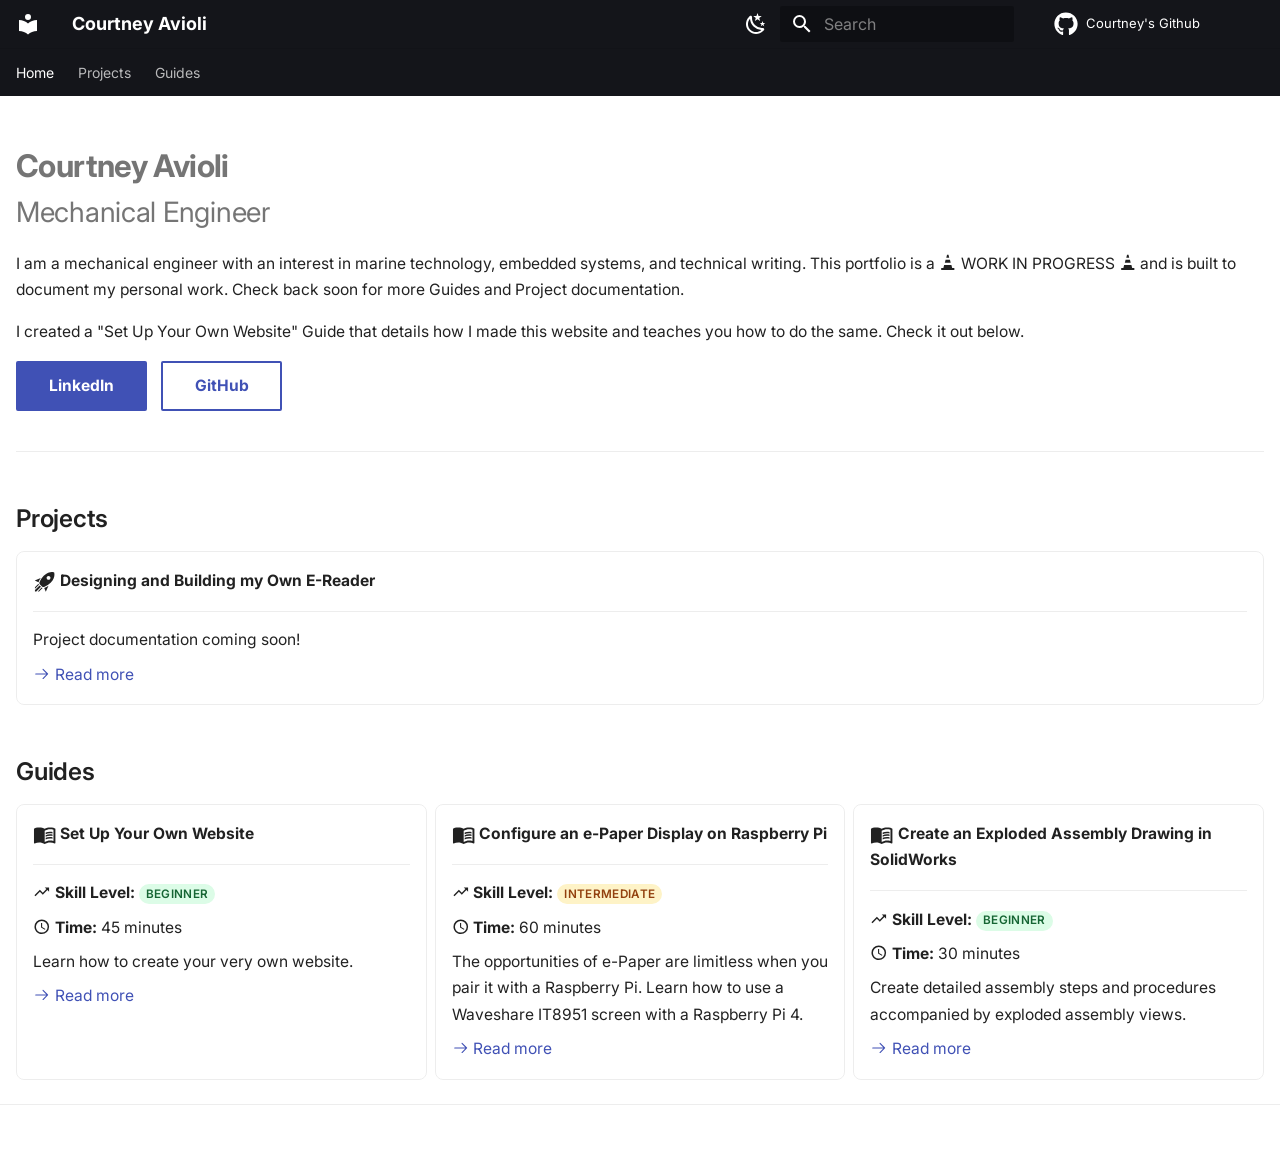
<file: index.html>
<!doctype html>
<html lang="en" class="no-js">
  <head>
    
      <meta charset="utf-8">
      <meta name="viewport" content="width=device-width,initial-scale=1">
      
        <meta name="description" content="Portfolio">
      
      
        <meta name="author" content="Courtney Avioli">
      
      
        <link rel="canonical" href="https://court-av.github.io/Portfolio/">
      
      
      
        <link rel="next" href="projects/eReader/">
      
      
        
      
      
      <link rel="icon" href="assets/images/favicon.png">
      <meta name="generator" content="mkdocs-1.6.1, mkdocs-material-9.7.6">
    
    
      
        <title>Courtney Avioli</title>
      
    
    
      <link rel="stylesheet" href="assets/stylesheets/main.484c7ddc.min.css">
      
        
        <link rel="stylesheet" href="assets/stylesheets/palette.ab4e12ef.min.css">
      
      


    
    
      
    
    
      
        
        
        <link rel="preconnect" href="https://fonts.gstatic.com" crossorigin>
        <link rel="stylesheet" href="https://fonts.googleapis.com/css?family=Inter:300,300i,400,400i,700,700i%7CJetBrains+Mono:400,400i,700,700i&display=fallback">
        <style>:root{--md-text-font:"Inter";--md-code-font:"JetBrains Mono"}</style>
      
    
    
      <link rel="stylesheet" href="stylesheets/extra.css">
    
    <script>__md_scope=new URL(".",location),__md_hash=e=>[...e].reduce(((e,_)=>(e<<5)-e+_.charCodeAt(0)),0),__md_get=(e,_=localStorage,t=__md_scope)=>JSON.parse(_.getItem(t.pathname+"."+e)),__md_set=(e,_,t=localStorage,a=__md_scope)=>{try{t.setItem(a.pathname+"."+e,JSON.stringify(_))}catch(e){}}</script>
    
      

    
    
  <meta name="robots" content="noindex, nofollow">

  </head>
  
  
    
    
      
    
    
    
    
    <body dir="ltr" data-md-color-scheme="default" data-md-color-primary="black" data-md-color-accent="blue">
  
    
    <input class="md-toggle" data-md-toggle="drawer" type="checkbox" id="__drawer" autocomplete="off">
    <input class="md-toggle" data-md-toggle="search" type="checkbox" id="__search" autocomplete="off">
    <label class="md-overlay" for="__drawer"></label>
    <div data-md-component="skip">
      
        
        <a href="#courtney-avioli" class="md-skip">
          Skip to content
        </a>
      
    </div>
    <div data-md-component="announce">
      
    </div>
    
    
      

<header class="md-header" data-md-component="header">
  <nav class="md-header__inner md-grid" aria-label="Header">
    <a href="." title="Courtney Avioli" class="md-header__button md-logo" aria-label="Courtney Avioli" data-md-component="logo">
      
  
  <svg xmlns="http://www.w3.org/2000/svg" viewBox="0 0 24 24"><path d="M12 8a3 3 0 0 0 3-3 3 3 0 0 0-3-3 3 3 0 0 0-3 3 3 3 0 0 0 3 3m0 3.54C9.64 9.35 6.5 8 3 8v11c3.5 0 6.64 1.35 9 3.54 2.36-2.19 5.5-3.54 9-3.54V8c-3.5 0-6.64 1.35-9 3.54"/></svg>

    </a>
    <label class="md-header__button md-icon" for="__drawer">
      
      <svg xmlns="http://www.w3.org/2000/svg" viewBox="0 0 24 24"><path d="M3 6h18v2H3zm0 5h18v2H3zm0 5h18v2H3z"/></svg>
    </label>
    <div class="md-header__title" data-md-component="header-title">
      <div class="md-header__ellipsis">
        <div class="md-header__topic">
          <span class="md-ellipsis">
            Courtney Avioli
          </span>
        </div>
        <div class="md-header__topic" data-md-component="header-topic">
          <span class="md-ellipsis">
            
              Home
            
          </span>
        </div>
      </div>
    </div>
    
      
        <form class="md-header__option" data-md-component="palette">
  
    
    
    
    <input class="md-option" data-md-color-media="" data-md-color-scheme="default" data-md-color-primary="black" data-md-color-accent="blue"  aria-label="Switch to dark mode"  type="radio" name="__palette" id="__palette_0">
    
      <label class="md-header__button md-icon" title="Switch to dark mode" for="__palette_1" hidden>
        <svg xmlns="http://www.w3.org/2000/svg" viewBox="0 0 24 24"><path d="m17.75 4.09-2.53 1.94.91 3.06-2.63-1.81-2.63 1.81.91-3.06-2.53-1.94L12.44 4l1.06-3 1.06 3zm3.5 6.91-1.64 1.25.59 1.98-1.7-1.17-1.7 1.17.59-1.98L15.75 11l2.06-.05L18.5 9l.69 1.95zm-2.28 4.95c.83-.08 1.72 1.1 1.19 1.85-.32.45-.66.87-1.08 1.27C15.17 23 8.84 23 4.94 19.07c-3.91-3.9-3.91-10.24 0-14.14.4-.4.82-.76 1.27-1.08.75-.53 1.93.36 1.85 1.19-.27 2.86.69 5.83 2.89 8.02a9.96 9.96 0 0 0 8.02 2.89m-1.64 2.02a12.08 12.08 0 0 1-7.8-3.47c-2.17-2.19-3.33-5-3.49-7.82-2.81 3.14-2.7 7.96.31 10.98 3.02 3.01 7.84 3.12 10.98.31"/></svg>
      </label>
    
  
    
    
    
    <input class="md-option" data-md-color-media="" data-md-color-scheme="slate" data-md-color-primary="black" data-md-color-accent="blue"  aria-label="Switch to light mode"  type="radio" name="__palette" id="__palette_1">
    
      <label class="md-header__button md-icon" title="Switch to light mode" for="__palette_0" hidden>
        <svg xmlns="http://www.w3.org/2000/svg" viewBox="0 0 24 24"><path d="M12 7a5 5 0 0 1 5 5 5 5 0 0 1-5 5 5 5 0 0 1-5-5 5 5 0 0 1 5-5m0 2a3 3 0 0 0-3 3 3 3 0 0 0 3 3 3 3 0 0 0 3-3 3 3 0 0 0-3-3m0-7 2.39 3.42C13.65 5.15 12.84 5 12 5s-1.65.15-2.39.42zM3.34 7l4.16-.35A7.2 7.2 0 0 0 5.94 8.5c-.44.74-.69 1.5-.83 2.29zm.02 10 1.76-3.77a7.131 7.131 0 0 0 2.38 4.14zM20.65 7l-1.77 3.79a7.02 7.02 0 0 0-2.38-4.15zm-.01 10-4.14.36c.59-.51 1.12-1.14 1.54-1.86.42-.73.69-1.5.83-2.29zM12 22l-2.41-3.44c.74.27 1.55.44 2.41.44.82 0 1.63-.17 2.37-.44z"/></svg>
      </label>
    
  
</form>
      
    
    
      <script>var palette=__md_get("__palette");if(palette&&palette.color){if("(prefers-color-scheme)"===palette.color.media){var media=matchMedia("(prefers-color-scheme: light)"),input=document.querySelector(media.matches?"[data-md-color-media='(prefers-color-scheme: light)']":"[data-md-color-media='(prefers-color-scheme: dark)']");palette.color.media=input.getAttribute("data-md-color-media"),palette.color.scheme=input.getAttribute("data-md-color-scheme"),palette.color.primary=input.getAttribute("data-md-color-primary"),palette.color.accent=input.getAttribute("data-md-color-accent")}for(var[key,value]of Object.entries(palette.color))document.body.setAttribute("data-md-color-"+key,value)}</script>
    
    
    
      
      
        <label class="md-header__button md-icon" for="__search">
          
          <svg xmlns="http://www.w3.org/2000/svg" viewBox="0 0 24 24"><path d="M9.5 3A6.5 6.5 0 0 1 16 9.5c0 1.61-.59 3.09-1.56 4.23l.27.27h.79l5 5-1.5 1.5-5-5v-.79l-.27-.27A6.52 6.52 0 0 1 9.5 16 6.5 6.5 0 0 1 3 9.5 6.5 6.5 0 0 1 9.5 3m0 2C7 5 5 7 5 9.5S7 14 9.5 14 14 12 14 9.5 12 5 9.5 5"/></svg>
        </label>
        <div class="md-search" data-md-component="search" role="dialog">
  <label class="md-search__overlay" for="__search"></label>
  <div class="md-search__inner" role="search">
    <form class="md-search__form" name="search">
      <input type="text" class="md-search__input" name="query" aria-label="Search" placeholder="Search" autocapitalize="off" autocorrect="off" autocomplete="off" spellcheck="false" data-md-component="search-query" required>
      <label class="md-search__icon md-icon" for="__search">
        
        <svg xmlns="http://www.w3.org/2000/svg" viewBox="0 0 24 24"><path d="M9.5 3A6.5 6.5 0 0 1 16 9.5c0 1.61-.59 3.09-1.56 4.23l.27.27h.79l5 5-1.5 1.5-5-5v-.79l-.27-.27A6.52 6.52 0 0 1 9.5 16 6.5 6.5 0 0 1 3 9.5 6.5 6.5 0 0 1 9.5 3m0 2C7 5 5 7 5 9.5S7 14 9.5 14 14 12 14 9.5 12 5 9.5 5"/></svg>
        
        <svg xmlns="http://www.w3.org/2000/svg" viewBox="0 0 24 24"><path d="M20 11v2H8l5.5 5.5-1.42 1.42L4.16 12l7.92-7.92L13.5 5.5 8 11z"/></svg>
      </label>
      <nav class="md-search__options" aria-label="Search">
        
        <button type="reset" class="md-search__icon md-icon" title="Clear" aria-label="Clear" tabindex="-1">
          
          <svg xmlns="http://www.w3.org/2000/svg" viewBox="0 0 24 24"><path d="M19 6.41 17.59 5 12 10.59 6.41 5 5 6.41 10.59 12 5 17.59 6.41 19 12 13.41 17.59 19 19 17.59 13.41 12z"/></svg>
        </button>
      </nav>
      
        <div class="md-search__suggest" data-md-component="search-suggest"></div>
      
    </form>
    <div class="md-search__output">
      <div class="md-search__scrollwrap" tabindex="0" data-md-scrollfix>
        <div class="md-search-result" data-md-component="search-result">
          <div class="md-search-result__meta">
            Initializing search
          </div>
          <ol class="md-search-result__list" role="presentation"></ol>
        </div>
      </div>
    </div>
  </div>
</div>
      
    
    
      <div class="md-header__source">
        <a href="https://github.com/court-av/Portfolio" title="Go to repository" class="md-source" data-md-component="source">
  <div class="md-source__icon md-icon">
    
    <svg xmlns="http://www.w3.org/2000/svg" viewBox="0 0 512 512"><!--! Font Awesome Free 7.1.0 by @fontawesome - https://fontawesome.com License - https://fontawesome.com/license/free (Icons: CC BY 4.0, Fonts: SIL OFL 1.1, Code: MIT License) Copyright 2025 Fonticons, Inc.--><path d="M173.9 397.4c0 2-2.3 3.6-5.2 3.6-3.3.3-5.6-1.3-5.6-3.6 0-2 2.3-3.6 5.2-3.6 3-.3 5.6 1.3 5.6 3.6m-31.1-4.5c-.7 2 1.3 4.3 4.3 4.9 2.6 1 5.6 0 6.2-2s-1.3-4.3-4.3-5.2c-2.6-.7-5.5.3-6.2 2.3m44.2-1.7c-2.9.7-4.9 2.6-4.6 4.9.3 2 2.9 3.3 5.9 2.6 2.9-.7 4.9-2.6 4.6-4.6-.3-1.9-3-3.2-5.9-2.9M252.8 8C114.1 8 8 113.3 8 252c0 110.9 69.8 205.8 169.5 239.2 12.8 2.3 17.3-5.6 17.3-12.1 0-6.2-.3-40.4-.3-61.4 0 0-70 15-84.7-29.8 0 0-11.4-29.1-27.8-36.6 0 0-22.9-15.7 1.6-15.4 0 0 24.9 2 38.6 25.8 21.9 38.6 58.6 27.5 72.9 20.9 2.3-16 8.8-27.1 16-33.7-55.9-6.2-112.3-14.3-112.3-110.5 0-27.5 7.6-41.3 23.6-58.9-2.6-6.5-11.1-33.3 2.6-67.9 20.9-6.5 69 27 69 27 20-5.6 41.5-8.5 62.8-8.5s42.8 2.9 62.8 8.5c0 0 48.1-33.6 69-27 13.7 34.7 5.2 61.4 2.6 67.9 16 17.7 25.8 31.5 25.8 58.9 0 96.5-58.9 104.2-114.8 110.5 9.2 7.9 17 22.9 17 46.4 0 33.7-.3 75.4-.3 83.6 0 6.5 4.6 14.4 17.3 12.1C436.2 457.8 504 362.9 504 252 504 113.3 391.5 8 252.8 8M105.2 352.9c-1.3 1-1 3.3.7 5.2 1.6 1.6 3.9 2.3 5.2 1 1.3-1 1-3.3-.7-5.2-1.6-1.6-3.9-2.3-5.2-1m-10.8-8.1c-.7 1.3.3 2.9 2.3 3.9 1.6 1 3.6.7 4.3-.7.7-1.3-.3-2.9-2.3-3.9-2-.6-3.6-.3-4.3.7m32.4 35.6c-1.6 1.3-1 4.3 1.3 6.2 2.3 2.3 5.2 2.6 6.5 1 1.3-1.3.7-4.3-1.3-6.2-2.2-2.3-5.2-2.6-6.5-1m-11.4-14.7c-1.6 1-1.6 3.6 0 5.9s4.3 3.3 5.6 2.3c1.6-1.3 1.6-3.9 0-6.2-1.4-2.3-4-3.3-5.6-2"/></svg>
  </div>
  <div class="md-source__repository">
    Courtney's Github
  </div>
</a>
      </div>
    
  </nav>
  
</header>
    
    <div class="md-container" data-md-component="container">
      
      
        
          
            
<nav class="md-tabs" aria-label="Tabs" data-md-component="tabs">
  <div class="md-grid">
    <ul class="md-tabs__list">
      
        
  
  
  
    
  
  
    <li class="md-tabs__item md-tabs__item--active">
      <a href="." class="md-tabs__link">
        
  
  
    
  
  Home

      </a>
    </li>
  

      
        
  
  
  
  
    
    
      <li class="md-tabs__item">
        <a href="projects/eReader/" class="md-tabs__link">
          
  
  
  Projects

        </a>
      </li>
    
  

      
        
  
  
  
  
    
    
      <li class="md-tabs__item">
        <a href="guides/website_setup_mkdocs/" class="md-tabs__link">
          
  
  
  Guides

        </a>
      </li>
    
  

      
    </ul>
  </div>
</nav>
          
        
      
      <main class="md-main" data-md-component="main">
        <div class="md-main__inner md-grid">
          
            
              
                
              
              <div class="md-sidebar md-sidebar--primary" data-md-component="sidebar" data-md-type="navigation" hidden>
                <div class="md-sidebar__scrollwrap">
                  <div class="md-sidebar__inner">
                    


  


<nav class="md-nav md-nav--primary md-nav--lifted" aria-label="Navigation" data-md-level="0">
  <label class="md-nav__title" for="__drawer">
    <a href="." title="Courtney Avioli" class="md-nav__button md-logo" aria-label="Courtney Avioli" data-md-component="logo">
      
  
  <svg xmlns="http://www.w3.org/2000/svg" viewBox="0 0 24 24"><path d="M12 8a3 3 0 0 0 3-3 3 3 0 0 0-3-3 3 3 0 0 0-3 3 3 3 0 0 0 3 3m0 3.54C9.64 9.35 6.5 8 3 8v11c3.5 0 6.64 1.35 9 3.54 2.36-2.19 5.5-3.54 9-3.54V8c-3.5 0-6.64 1.35-9 3.54"/></svg>

    </a>
    Courtney Avioli
  </label>
  
    <div class="md-nav__source">
      <a href="https://github.com/court-av/Portfolio" title="Go to repository" class="md-source" data-md-component="source">
  <div class="md-source__icon md-icon">
    
    <svg xmlns="http://www.w3.org/2000/svg" viewBox="0 0 512 512"><!--! Font Awesome Free 7.1.0 by @fontawesome - https://fontawesome.com License - https://fontawesome.com/license/free (Icons: CC BY 4.0, Fonts: SIL OFL 1.1, Code: MIT License) Copyright 2025 Fonticons, Inc.--><path d="M173.9 397.4c0 2-2.3 3.6-5.2 3.6-3.3.3-5.6-1.3-5.6-3.6 0-2 2.3-3.6 5.2-3.6 3-.3 5.6 1.3 5.6 3.6m-31.1-4.5c-.7 2 1.3 4.3 4.3 4.9 2.6 1 5.6 0 6.2-2s-1.3-4.3-4.3-5.2c-2.6-.7-5.5.3-6.2 2.3m44.2-1.7c-2.9.7-4.9 2.6-4.6 4.9.3 2 2.9 3.3 5.9 2.6 2.9-.7 4.9-2.6 4.6-4.6-.3-1.9-3-3.2-5.9-2.9M252.8 8C114.1 8 8 113.3 8 252c0 110.9 69.8 205.8 169.5 239.2 12.8 2.3 17.3-5.6 17.3-12.1 0-6.2-.3-40.4-.3-61.4 0 0-70 15-84.7-29.8 0 0-11.4-29.1-27.8-36.6 0 0-22.9-15.7 1.6-15.4 0 0 24.9 2 38.6 25.8 21.9 38.6 58.6 27.5 72.9 20.9 2.3-16 8.8-27.1 16-33.7-55.9-6.2-112.3-14.3-112.3-110.5 0-27.5 7.6-41.3 23.6-58.9-2.6-6.5-11.1-33.3 2.6-67.9 20.9-6.5 69 27 69 27 20-5.6 41.5-8.5 62.8-8.5s42.8 2.9 62.8 8.5c0 0 48.1-33.6 69-27 13.7 34.7 5.2 61.4 2.6 67.9 16 17.7 25.8 31.5 25.8 58.9 0 96.5-58.9 104.2-114.8 110.5 9.2 7.9 17 22.9 17 46.4 0 33.7-.3 75.4-.3 83.6 0 6.5 4.6 14.4 17.3 12.1C436.2 457.8 504 362.9 504 252 504 113.3 391.5 8 252.8 8M105.2 352.9c-1.3 1-1 3.3.7 5.2 1.6 1.6 3.9 2.3 5.2 1 1.3-1 1-3.3-.7-5.2-1.6-1.6-3.9-2.3-5.2-1m-10.8-8.1c-.7 1.3.3 2.9 2.3 3.9 1.6 1 3.6.7 4.3-.7.7-1.3-.3-2.9-2.3-3.9-2-.6-3.6-.3-4.3.7m32.4 35.6c-1.6 1.3-1 4.3 1.3 6.2 2.3 2.3 5.2 2.6 6.5 1 1.3-1.3.7-4.3-1.3-6.2-2.2-2.3-5.2-2.6-6.5-1m-11.4-14.7c-1.6 1-1.6 3.6 0 5.9s4.3 3.3 5.6 2.3c1.6-1.3 1.6-3.9 0-6.2-1.4-2.3-4-3.3-5.6-2"/></svg>
  </div>
  <div class="md-source__repository">
    Courtney's Github
  </div>
</a>
    </div>
  
  <ul class="md-nav__list" data-md-scrollfix>
    
      
      
  
  
    
  
  
  
    <li class="md-nav__item md-nav__item--active">
      
      <input class="md-nav__toggle md-toggle" type="checkbox" id="__toc">
      
      
        
      
      
        <label class="md-nav__link md-nav__link--active" for="__toc">
          
  
  
  <span class="md-ellipsis">
    
  
    Home
  

    
  </span>
  
  

          <span class="md-nav__icon md-icon"></span>
        </label>
      
      <a href="." class="md-nav__link md-nav__link--active">
        
  
  
  <span class="md-ellipsis">
    
  
    Home
  

    
  </span>
  
  

      </a>
      
        

<nav class="md-nav md-nav--secondary" aria-label="Table of contents">
  
  
  
    
  
  
    <label class="md-nav__title" for="__toc">
      <span class="md-nav__icon md-icon"></span>
      Table of contents
    </label>
    <ul class="md-nav__list" data-md-component="toc" data-md-scrollfix>
      
        <li class="md-nav__item">
  <a href="#mechanical-engineer" class="md-nav__link">
    <span class="md-ellipsis">
      
        Mechanical Engineer
      
    </span>
  </a>
  
</li>
      
        <li class="md-nav__item">
  <a href="#projects" class="md-nav__link">
    <span class="md-ellipsis">
      
        Projects
      
    </span>
  </a>
  
</li>
      
        <li class="md-nav__item">
  <a href="#guides" class="md-nav__link">
    <span class="md-ellipsis">
      
        Guides
      
    </span>
  </a>
  
</li>
      
    </ul>
  
</nav>
      
    </li>
  

    
      
      
  
  
  
  
    
    
    
    
      
      
        
      
    
    
    <li class="md-nav__item md-nav__item--nested">
      
        
        
        <input class="md-nav__toggle md-toggle " type="checkbox" id="__nav_2" >
        
          
          <label class="md-nav__link" for="__nav_2" id="__nav_2_label" tabindex="0">
            
  
  
  <span class="md-ellipsis">
    
  
    Projects
  

    
  </span>
  
  

            <span class="md-nav__icon md-icon"></span>
          </label>
        
        <nav class="md-nav" data-md-level="1" aria-labelledby="__nav_2_label" aria-expanded="false">
          <label class="md-nav__title" for="__nav_2">
            <span class="md-nav__icon md-icon"></span>
            
  
    Projects
  

          </label>
          <ul class="md-nav__list" data-md-scrollfix>
            
              
                
  
  
  
  
    <li class="md-nav__item">
      <a href="projects/eReader/" class="md-nav__link">
        
  
  
  <span class="md-ellipsis">
    
  
    Sample Project
  

    
  </span>
  
  

      </a>
    </li>
  

              
            
          </ul>
        </nav>
      
    </li>
  

    
      
      
  
  
  
  
    
    
    
    
      
      
        
      
    
    
    <li class="md-nav__item md-nav__item--nested">
      
        
        
        <input class="md-nav__toggle md-toggle " type="checkbox" id="__nav_3" >
        
          
          <label class="md-nav__link" for="__nav_3" id="__nav_3_label" tabindex="0">
            
  
  
  <span class="md-ellipsis">
    
  
    Guides
  

    
  </span>
  
  

            <span class="md-nav__icon md-icon"></span>
          </label>
        
        <nav class="md-nav" data-md-level="1" aria-labelledby="__nav_3_label" aria-expanded="false">
          <label class="md-nav__title" for="__nav_3">
            <span class="md-nav__icon md-icon"></span>
            
  
    Guides
  

          </label>
          <ul class="md-nav__list" data-md-scrollfix>
            
              
                
  
  
  
  
    <li class="md-nav__item">
      <a href="guides/website_setup_mkdocs/" class="md-nav__link">
        
  
  
  <span class="md-ellipsis">
    
  
    Set Up Your Own Website
  

    
  </span>
  
  

      </a>
    </li>
  

              
            
              
                
  
  
  
  
    <li class="md-nav__item">
      <a href="guides/epaper_pi/" class="md-nav__link">
        
  
  
  <span class="md-ellipsis">
    
  
    Configuring an e-Paper Display on Raspberry Pi
  

    
  </span>
  
  

      </a>
    </li>
  

              
            
              
                
  
  
  
  
    <li class="md-nav__item">
      <a href="guides/exploded_assembly/" class="md-nav__link">
        
  
  
  <span class="md-ellipsis">
    
  
    Creating an Exploded Assembly Drawing in SolidWorks
  

    
  </span>
  
  

      </a>
    </li>
  

              
            
          </ul>
        </nav>
      
    </li>
  

    
  </ul>
</nav>
                  </div>
                </div>
              </div>
            
            
              
                
              
              <div class="md-sidebar md-sidebar--secondary" data-md-component="sidebar" data-md-type="toc" hidden>
                <div class="md-sidebar__scrollwrap">
                  <div class="md-sidebar__inner">
                    

<nav class="md-nav md-nav--secondary" aria-label="Table of contents">
  
  
  
    
  
  
    <label class="md-nav__title" for="__toc">
      <span class="md-nav__icon md-icon"></span>
      Table of contents
    </label>
    <ul class="md-nav__list" data-md-component="toc" data-md-scrollfix>
      
        <li class="md-nav__item">
  <a href="#mechanical-engineer" class="md-nav__link">
    <span class="md-ellipsis">
      
        Mechanical Engineer
      
    </span>
  </a>
  
</li>
      
        <li class="md-nav__item">
  <a href="#projects" class="md-nav__link">
    <span class="md-ellipsis">
      
        Projects
      
    </span>
  </a>
  
</li>
      
        <li class="md-nav__item">
  <a href="#guides" class="md-nav__link">
    <span class="md-ellipsis">
      
        Guides
      
    </span>
  </a>
  
</li>
      
    </ul>
  
</nav>
                  </div>
                </div>
              </div>
            
          
          
            <div class="md-content" data-md-component="content">
              
              <article class="md-content__inner md-typeset">
                
                  
  



  
  


<h1 id="courtney-avioli">Courtney Avioli<a class="headerlink" href="#courtney-avioli" title="Permanent link">&para;</a></h1>
<h2 id="mechanical-engineer">Mechanical Engineer<a class="headerlink" href="#mechanical-engineer" title="Permanent link">&para;</a></h2>
<p>I am a mechanical engineer with an interest in marine technology, embedded systems, and technical writing. This portfolio is a <span class="twemoji"><svg xmlns="http://www.w3.org/2000/svg" viewBox="0 0 24 24"><path d="m17 15 1 4h3v3H3v-3h3l1-4zm-2-7 1 4H8l1-4zm-2-7 1 4h-4l1-4z"/></svg></span> WORK IN PROGRESS <span class="twemoji"><svg xmlns="http://www.w3.org/2000/svg" viewBox="0 0 24 24"><path d="m17 15 1 4h3v3H3v-3h3l1-4zm-2-7 1 4H8l1-4zm-2-7 1 4h-4l1-4z"/></svg></span> and is built to document my personal work. Check back soon for more Guides and Project documentation.</p>
<p>I created a "Set Up Your Own Website" Guide that details how I made this website and teaches you how to do the same. Check it out below.</p>
<p><a class="md-button md-button--primary" href="https://linkedin.com/in/courtneyavioli">LinkedIn</a>
<a class="md-button" href="https://github.com/court-av">GitHub</a></p>
<hr />
<h2 id="projects">Projects<a class="headerlink" href="#projects" title="Permanent link">&para;</a></h2>
<div class="grid cards">
<ul>
<li>
<p><span class="twemoji lg middle"><svg xmlns="http://www.w3.org/2000/svg" viewBox="0 0 24 24"><path d="m13.13 22.19-1.63-3.83c1.57-.58 3.04-1.36 4.4-2.27zM5.64 12.5l-3.83-1.63 6.1-2.77C7 9.46 6.22 10.93 5.64 12.5M21.61 2.39S16.66.269 11 5.93c-2.19 2.19-3.5 4.6-4.35 6.71-.28.75-.09 1.57.46 2.13l2.13 2.12c.55.56 1.37.74 2.12.46A19.1 19.1 0 0 0 18.07 13c5.66-5.66 3.54-10.61 3.54-10.61m-7.07 7.07c-.78-.78-.78-2.05 0-2.83s2.05-.78 2.83 0c.77.78.78 2.05 0 2.83s-2.05.78-2.83 0m-5.66 7.07-1.41-1.41zM6.24 22l3.64-3.64c-.34-.09-.67-.24-.97-.45L4.83 22zM2 22h1.41l4.77-4.76-1.42-1.41L2 20.59zm0-2.83 4.09-4.08c-.21-.3-.36-.62-.45-.97L2 17.76z"/></svg></span> <strong>Designing and Building my Own E-Reader</strong></p>
<hr />
<p>Project documentation coming soon!</p>
<p><a href="projects/eReader/"><span class="twemoji"><svg xmlns="http://www.w3.org/2000/svg" viewBox="0 0 24 24"><path d="M13.22 19.03a.75.75 0 0 1 0-1.06L18.19 13H3.75a.75.75 0 0 1 0-1.5h14.44l-4.97-4.97a.749.749 0 0 1 .326-1.275.75.75 0 0 1 .734.215l6.25 6.25a.75.75 0 0 1 0 1.06l-6.25 6.25a.75.75 0 0 1-1.06 0"/></svg></span> Read more</a></p>
</li>
</ul>
</div>
<h2 id="guides">Guides<a class="headerlink" href="#guides" title="Permanent link">&para;</a></h2>
<div class="grid cards">
<ul>
<li>
<p><span class="twemoji lg middle"><svg xmlns="http://www.w3.org/2000/svg" viewBox="0 0 24 24"><path d="M12 21.5c-1.35-.85-3.8-1.5-5.5-1.5-1.65 0-3.35.3-4.75 1.05-.1.05-.15.05-.25.05-.25 0-.5-.25-.5-.5V6c.6-.45 1.25-.75 2-1 1.11-.35 2.33-.5 3.5-.5 1.95 0 4.05.4 5.5 1.5 1.45-1.1 3.55-1.5 5.5-1.5 1.17 0 2.39.15 3.5.5.75.25 1.4.55 2 1v14.6c0 .25-.25.5-.5.5-.1 0-.15 0-.25-.05-1.4-.75-3.1-1.05-4.75-1.05-1.7 0-4.15.65-5.5 1.5M12 8v11.5c1.35-.85 3.8-1.5 5.5-1.5 1.2 0 2.4.15 3.5.5V7c-1.1-.35-2.3-.5-3.5-.5-1.7 0-4.15.65-5.5 1.5m1 3.5c1.11-.68 2.6-1 4.5-1 .91 0 1.76.09 2.5.28V9.23c-.87-.15-1.71-.23-2.5-.23q-2.655 0-4.5.84zm4.5.17c-1.71 0-3.21.26-4.5.79v1.69c1.11-.65 2.6-.99 4.5-.99 1.04 0 1.88.08 2.5.24v-1.5c-.87-.16-1.71-.23-2.5-.23m2.5 2.9c-.87-.16-1.71-.24-2.5-.24-1.83 0-3.33.27-4.5.8v1.69c1.11-.66 2.6-.99 4.5-.99 1.04 0 1.88.08 2.5.24z"/></svg></span> <strong>Set Up Your Own Website</strong></p>
<hr />
<p><strong><span class="twemoji"><svg xmlns="http://www.w3.org/2000/svg" viewBox="0 0 24 24"><path d="m16 6 2.29 2.29-4.88 4.88-4-4L2 16.59 3.41 18l6-6 4 4 6.3-6.29L22 12V6z"/></svg></span> Skill Level:</strong> <span class="badge badge-beginner">Beginner</span></p>
<p><strong><span class="twemoji"><svg xmlns="http://www.w3.org/2000/svg" viewBox="0 0 24 24"><path d="M12 20a8 8 0 0 0 8-8 8 8 0 0 0-8-8 8 8 0 0 0-8 8 8 8 0 0 0 8 8m0-18a10 10 0 0 1 10 10 10 10 0 0 1-10 10C6.47 22 2 17.5 2 12A10 10 0 0 1 12 2m.5 5v5.25l4.5 2.67-.75 1.23L11 13V7z"/></svg></span> Time:</strong> 45 minutes</p>
<p>Learn how to create your very own website.</p>
<p><a href="guides/website_setup_mkdocs/"><span class="twemoji"><svg xmlns="http://www.w3.org/2000/svg" viewBox="0 0 24 24"><path d="M13.22 19.03a.75.75 0 0 1 0-1.06L18.19 13H3.75a.75.75 0 0 1 0-1.5h14.44l-4.97-4.97a.749.749 0 0 1 .326-1.275.75.75 0 0 1 .734.215l6.25 6.25a.75.75 0 0 1 0 1.06l-6.25 6.25a.75.75 0 0 1-1.06 0"/></svg></span> Read more</a></p>
</li>
<li>
<p><span class="twemoji lg middle"><svg xmlns="http://www.w3.org/2000/svg" viewBox="0 0 24 24"><path d="M12 21.5c-1.35-.85-3.8-1.5-5.5-1.5-1.65 0-3.35.3-4.75 1.05-.1.05-.15.05-.25.05-.25 0-.5-.25-.5-.5V6c.6-.45 1.25-.75 2-1 1.11-.35 2.33-.5 3.5-.5 1.95 0 4.05.4 5.5 1.5 1.45-1.1 3.55-1.5 5.5-1.5 1.17 0 2.39.15 3.5.5.75.25 1.4.55 2 1v14.6c0 .25-.25.5-.5.5-.1 0-.15 0-.25-.05-1.4-.75-3.1-1.05-4.75-1.05-1.7 0-4.15.65-5.5 1.5M12 8v11.5c1.35-.85 3.8-1.5 5.5-1.5 1.2 0 2.4.15 3.5.5V7c-1.1-.35-2.3-.5-3.5-.5-1.7 0-4.15.65-5.5 1.5m1 3.5c1.11-.68 2.6-1 4.5-1 .91 0 1.76.09 2.5.28V9.23c-.87-.15-1.71-.23-2.5-.23q-2.655 0-4.5.84zm4.5.17c-1.71 0-3.21.26-4.5.79v1.69c1.11-.65 2.6-.99 4.5-.99 1.04 0 1.88.08 2.5.24v-1.5c-.87-.16-1.71-.23-2.5-.23m2.5 2.9c-.87-.16-1.71-.24-2.5-.24-1.83 0-3.33.27-4.5.8v1.69c1.11-.66 2.6-.99 4.5-.99 1.04 0 1.88.08 2.5.24z"/></svg></span> <strong>Configure an e-Paper Display on Raspberry Pi</strong></p>
<hr />
<p><strong><span class="twemoji"><svg xmlns="http://www.w3.org/2000/svg" viewBox="0 0 24 24"><path d="m16 6 2.29 2.29-4.88 4.88-4-4L2 16.59 3.41 18l6-6 4 4 6.3-6.29L22 12V6z"/></svg></span> Skill Level:</strong> <span class="badge badge-intermediate">Intermediate</span></p>
<p><strong><span class="twemoji"><svg xmlns="http://www.w3.org/2000/svg" viewBox="0 0 24 24"><path d="M12 20a8 8 0 0 0 8-8 8 8 0 0 0-8-8 8 8 0 0 0-8 8 8 8 0 0 0 8 8m0-18a10 10 0 0 1 10 10 10 10 0 0 1-10 10C6.47 22 2 17.5 2 12A10 10 0 0 1 12 2m.5 5v5.25l4.5 2.67-.75 1.23L11 13V7z"/></svg></span> Time:</strong> 60 minutes</p>
<p>The opportunities of e-Paper are limitless when you pair it with a Raspberry Pi. Learn how to use a Waveshare IT8951 screen with a Raspberry Pi 4.</p>
<p><a href="guides/epaper_pi/"><span class="twemoji"><svg xmlns="http://www.w3.org/2000/svg" viewBox="0 0 24 24"><path d="M13.22 19.03a.75.75 0 0 1 0-1.06L18.19 13H3.75a.75.75 0 0 1 0-1.5h14.44l-4.97-4.97a.749.749 0 0 1 .326-1.275.75.75 0 0 1 .734.215l6.25 6.25a.75.75 0 0 1 0 1.06l-6.25 6.25a.75.75 0 0 1-1.06 0"/></svg></span> Read more</a></p>
</li>
<li>
<p><span class="twemoji lg middle"><svg xmlns="http://www.w3.org/2000/svg" viewBox="0 0 24 24"><path d="M12 21.5c-1.35-.85-3.8-1.5-5.5-1.5-1.65 0-3.35.3-4.75 1.05-.1.05-.15.05-.25.05-.25 0-.5-.25-.5-.5V6c.6-.45 1.25-.75 2-1 1.11-.35 2.33-.5 3.5-.5 1.95 0 4.05.4 5.5 1.5 1.45-1.1 3.55-1.5 5.5-1.5 1.17 0 2.39.15 3.5.5.75.25 1.4.55 2 1v14.6c0 .25-.25.5-.5.5-.1 0-.15 0-.25-.05-1.4-.75-3.1-1.05-4.75-1.05-1.7 0-4.15.65-5.5 1.5M12 8v11.5c1.35-.85 3.8-1.5 5.5-1.5 1.2 0 2.4.15 3.5.5V7c-1.1-.35-2.3-.5-3.5-.5-1.7 0-4.15.65-5.5 1.5m1 3.5c1.11-.68 2.6-1 4.5-1 .91 0 1.76.09 2.5.28V9.23c-.87-.15-1.71-.23-2.5-.23q-2.655 0-4.5.84zm4.5.17c-1.71 0-3.21.26-4.5.79v1.69c1.11-.65 2.6-.99 4.5-.99 1.04 0 1.88.08 2.5.24v-1.5c-.87-.16-1.71-.23-2.5-.23m2.5 2.9c-.87-.16-1.71-.24-2.5-.24-1.83 0-3.33.27-4.5.8v1.69c1.11-.66 2.6-.99 4.5-.99 1.04 0 1.88.08 2.5.24z"/></svg></span> <strong>Create an Exploded Assembly Drawing in SolidWorks</strong></p>
<hr />
<p><strong><span class="twemoji"><svg xmlns="http://www.w3.org/2000/svg" viewBox="0 0 24 24"><path d="m16 6 2.29 2.29-4.88 4.88-4-4L2 16.59 3.41 18l6-6 4 4 6.3-6.29L22 12V6z"/></svg></span> Skill Level:</strong> <span class="badge badge-beginner">Beginner</span></p>
<p><strong><span class="twemoji"><svg xmlns="http://www.w3.org/2000/svg" viewBox="0 0 24 24"><path d="M12 20a8 8 0 0 0 8-8 8 8 0 0 0-8-8 8 8 0 0 0-8 8 8 8 0 0 0 8 8m0-18a10 10 0 0 1 10 10 10 10 0 0 1-10 10C6.47 22 2 17.5 2 12A10 10 0 0 1 12 2m.5 5v5.25l4.5 2.67-.75 1.23L11 13V7z"/></svg></span> Time:</strong> 30 minutes</p>
<p>Create detailed assembly steps and procedures accompanied by exploded assembly views.</p>
<p><a href="guides/exploded_assembly/"><span class="twemoji"><svg xmlns="http://www.w3.org/2000/svg" viewBox="0 0 24 24"><path d="M13.22 19.03a.75.75 0 0 1 0-1.06L18.19 13H3.75a.75.75 0 0 1 0-1.5h14.44l-4.97-4.97a.749.749 0 0 1 .326-1.275.75.75 0 0 1 .734.215l6.25 6.25a.75.75 0 0 1 0 1.06l-6.25 6.25a.75.75 0 0 1-1.06 0"/></svg></span> Read more</a></p>
</li>
</ul>
</div>







  
  




  



                
              </article>
            </div>
          
          
<script>var target=document.getElementById(location.hash.slice(1));target&&target.name&&(target.checked=target.name.startsWith("__tabbed_"))</script>
        </div>
        
          <button type="button" class="md-top md-icon" data-md-component="top" hidden>
  
  <svg xmlns="http://www.w3.org/2000/svg" viewBox="0 0 24 24"><path d="M13 20h-2V8l-5.5 5.5-1.42-1.42L12 4.16l7.92 7.92-1.42 1.42L13 8z"/></svg>
  Back to top
</button>
        
      </main>
      
        <footer class="md-footer">
  
  <div class="md-footer-meta md-typeset">
    <div class="md-footer-meta__inner md-grid">
      <div class="md-copyright">
  
  
    Made with
    <a href="https://squidfunk.github.io/mkdocs-material/" target="_blank" rel="noopener">
      Material for MkDocs
    </a>
  
</div>
      
        
<div class="md-social">
  
    
    
    
    
      
      
    
    <a href="https://github.com/court-av" target="_blank" rel="noopener" title="github.com" class="md-social__link">
      <svg xmlns="http://www.w3.org/2000/svg" viewBox="0 0 512 512"><!--! Font Awesome Free 7.1.0 by @fontawesome - https://fontawesome.com License - https://fontawesome.com/license/free (Icons: CC BY 4.0, Fonts: SIL OFL 1.1, Code: MIT License) Copyright 2025 Fonticons, Inc.--><path d="M173.9 397.4c0 2-2.3 3.6-5.2 3.6-3.3.3-5.6-1.3-5.6-3.6 0-2 2.3-3.6 5.2-3.6 3-.3 5.6 1.3 5.6 3.6m-31.1-4.5c-.7 2 1.3 4.3 4.3 4.9 2.6 1 5.6 0 6.2-2s-1.3-4.3-4.3-5.2c-2.6-.7-5.5.3-6.2 2.3m44.2-1.7c-2.9.7-4.9 2.6-4.6 4.9.3 2 2.9 3.3 5.9 2.6 2.9-.7 4.9-2.6 4.6-4.6-.3-1.9-3-3.2-5.9-2.9M252.8 8C114.1 8 8 113.3 8 252c0 110.9 69.8 205.8 169.5 239.2 12.8 2.3 17.3-5.6 17.3-12.1 0-6.2-.3-40.4-.3-61.4 0 0-70 15-84.7-29.8 0 0-11.4-29.1-27.8-36.6 0 0-22.9-15.7 1.6-15.4 0 0 24.9 2 38.6 25.8 21.9 38.6 58.6 27.5 72.9 20.9 2.3-16 8.8-27.1 16-33.7-55.9-6.2-112.3-14.3-112.3-110.5 0-27.5 7.6-41.3 23.6-58.9-2.6-6.5-11.1-33.3 2.6-67.9 20.9-6.5 69 27 69 27 20-5.6 41.5-8.5 62.8-8.5s42.8 2.9 62.8 8.5c0 0 48.1-33.6 69-27 13.7 34.7 5.2 61.4 2.6 67.9 16 17.7 25.8 31.5 25.8 58.9 0 96.5-58.9 104.2-114.8 110.5 9.2 7.9 17 22.9 17 46.4 0 33.7-.3 75.4-.3 83.6 0 6.5 4.6 14.4 17.3 12.1C436.2 457.8 504 362.9 504 252 504 113.3 391.5 8 252.8 8M105.2 352.9c-1.3 1-1 3.3.7 5.2 1.6 1.6 3.9 2.3 5.2 1 1.3-1 1-3.3-.7-5.2-1.6-1.6-3.9-2.3-5.2-1m-10.8-8.1c-.7 1.3.3 2.9 2.3 3.9 1.6 1 3.6.7 4.3-.7.7-1.3-.3-2.9-2.3-3.9-2-.6-3.6-.3-4.3.7m32.4 35.6c-1.6 1.3-1 4.3 1.3 6.2 2.3 2.3 5.2 2.6 6.5 1 1.3-1.3.7-4.3-1.3-6.2-2.2-2.3-5.2-2.6-6.5-1m-11.4-14.7c-1.6 1-1.6 3.6 0 5.9s4.3 3.3 5.6 2.3c1.6-1.3 1.6-3.9 0-6.2-1.4-2.3-4-3.3-5.6-2"/></svg>
    </a>
  
    
    
    
    
      
      
    
    <a href="https://linkedin.com/in/courtneyavioli" target="_blank" rel="noopener" title="linkedin.com" class="md-social__link">
      <svg xmlns="http://www.w3.org/2000/svg" viewBox="0 0 448 512"><!--! Font Awesome Free 7.1.0 by @fontawesome - https://fontawesome.com License - https://fontawesome.com/license/free (Icons: CC BY 4.0, Fonts: SIL OFL 1.1, Code: MIT License) Copyright 2025 Fonticons, Inc.--><path d="M416 32H31.9C14.3 32 0 46.5 0 64.3v383.4C0 465.5 14.3 480 31.9 480H416c17.6 0 32-14.5 32-32.3V64.3c0-17.8-14.4-32.3-32-32.3M135.4 416H69V202.2h66.5V416zM102.2 96a38.5 38.5 0 1 1 0 77 38.5 38.5 0 1 1 0-77m282.1 320h-66.4V312c0-24.8-.5-56.7-34.5-56.7-34.6 0-39.9 27-39.9 54.9V416h-66.4V202.2h63.7v29.2h.9c8.9-16.8 30.6-34.5 62.9-34.5 67.2 0 79.7 44.3 79.7 101.9z"/></svg>
    </a>
  
</div>
      
    </div>
  </div>
</footer>
      
    </div>
    <div class="md-dialog" data-md-component="dialog">
      <div class="md-dialog__inner md-typeset"></div>
    </div>
    
    
    
      
      
      <script id="__config" type="application/json">{"annotate": null, "base": ".", "features": ["navigation.tabs", "navigation.sections", "navigation.top", "navigation.instant", "content.code.copy", "content.code.annotate", "search.suggest", "search.highlight", "toc.follow"], "search": "assets/javascripts/workers/search.2c215733.min.js", "tags": null, "translations": {"clipboard.copied": "Copied to clipboard", "clipboard.copy": "Copy to clipboard", "search.result.more.one": "1 more on this page", "search.result.more.other": "# more on this page", "search.result.none": "No matching documents", "search.result.one": "1 matching document", "search.result.other": "# matching documents", "search.result.placeholder": "Type to start searching", "search.result.term.missing": "Missing", "select.version": "Select version"}, "version": null}</script>
    
    
      <script src="assets/javascripts/bundle.79ae519e.min.js"></script>
      
    
  </body>
</html>
</file>
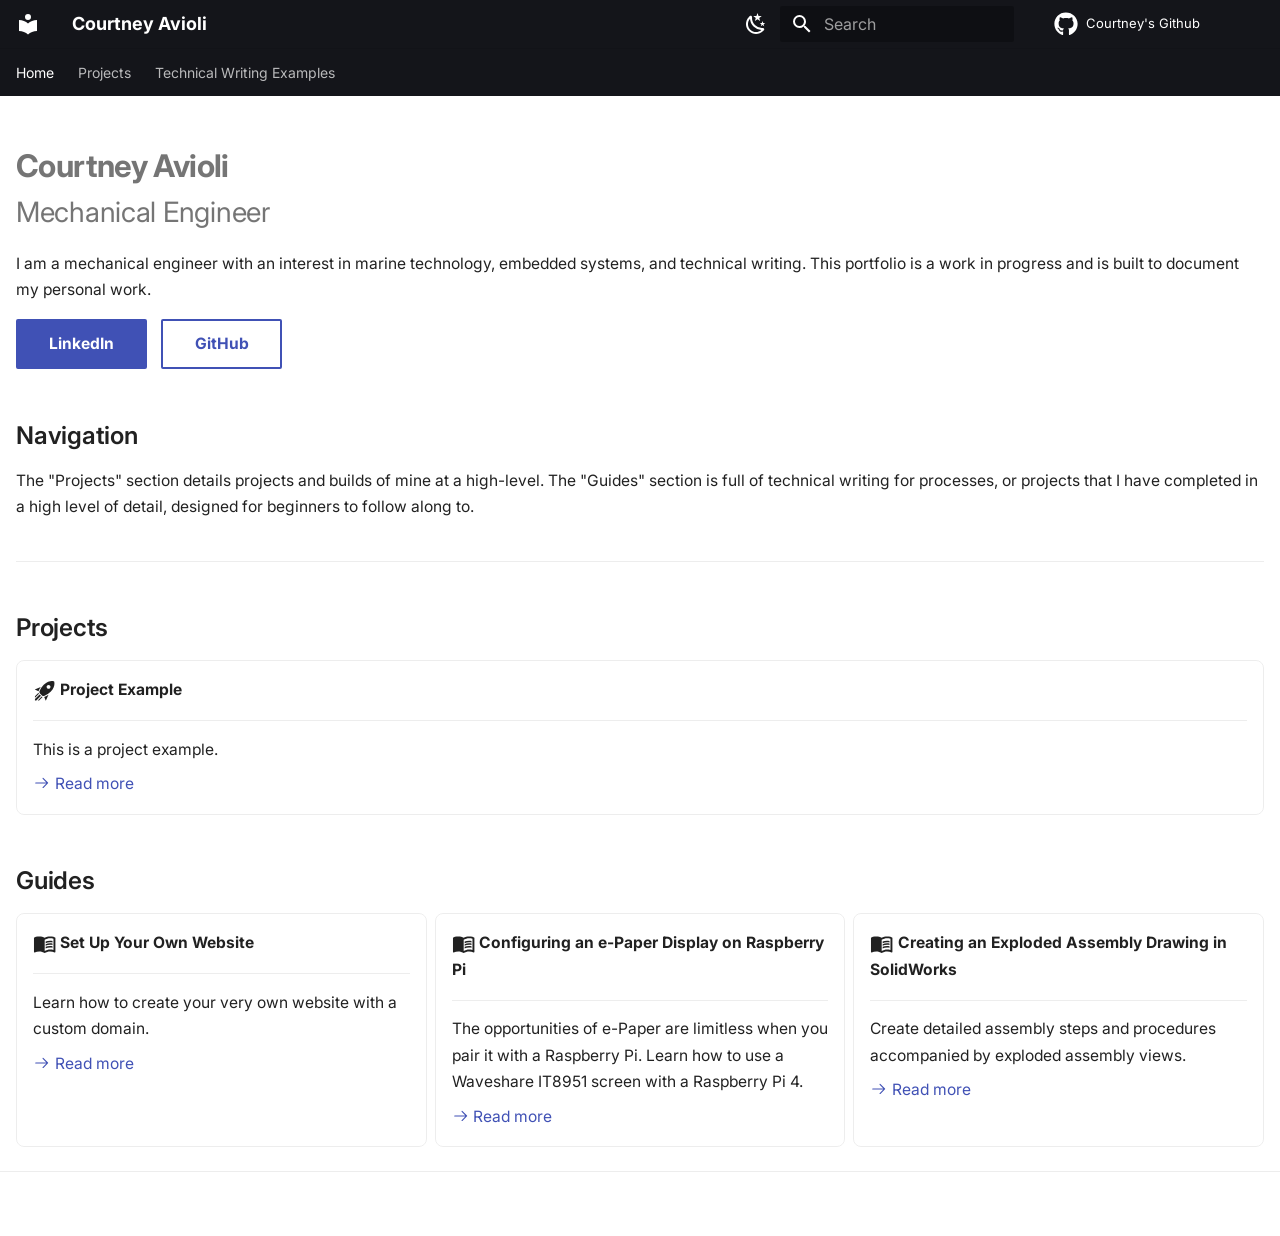
<file: site/index.html>
<!doctype html>
<html lang="en" class="no-js">
  <head>
    
      <meta charset="utf-8">
      <meta name="viewport" content="width=device-width,initial-scale=1">
      
        <meta name="description" content="Portfolio">
      
      
        <meta name="author" content="Courtney Avioli">
      
      
        <link rel="canonical" href="https://court-av.github.io/Portfolio/">
      
      
      
        <link rel="next" href="projects/project/">
      
      
        
      
      
      <link rel="icon" href="assets/images/favicon.png">
      <meta name="generator" content="mkdocs-1.6.1, mkdocs-material-9.7.6">
    
    
      
        <title>Courtney Avioli</title>
      
    
    
      <link rel="stylesheet" href="assets/stylesheets/main.484c7ddc.min.css">
      
        
        <link rel="stylesheet" href="assets/stylesheets/palette.ab4e12ef.min.css">
      
      


    
    
      
    
    
      
        
        
        <link rel="preconnect" href="https://fonts.gstatic.com" crossorigin>
        <link rel="stylesheet" href="https://fonts.googleapis.com/css?family=Inter:300,300i,400,400i,700,700i%7CJetBrains+Mono:400,400i,700,700i&display=fallback">
        <style>:root{--md-text-font:"Inter";--md-code-font:"JetBrains Mono"}</style>
      
    
    
      <link rel="stylesheet" href="stylesheets/extra.css">
    
    <script>__md_scope=new URL(".",location),__md_hash=e=>[...e].reduce(((e,_)=>(e<<5)-e+_.charCodeAt(0)),0),__md_get=(e,_=localStorage,t=__md_scope)=>JSON.parse(_.getItem(t.pathname+"."+e)),__md_set=(e,_,t=localStorage,a=__md_scope)=>{try{t.setItem(a.pathname+"."+e,JSON.stringify(_))}catch(e){}}</script>
    
      

    
    
  </head>
  
  
    
    
      
    
    
    
    
    <body dir="ltr" data-md-color-scheme="default" data-md-color-primary="black" data-md-color-accent="blue">
  
    
    <input class="md-toggle" data-md-toggle="drawer" type="checkbox" id="__drawer" autocomplete="off">
    <input class="md-toggle" data-md-toggle="search" type="checkbox" id="__search" autocomplete="off">
    <label class="md-overlay" for="__drawer"></label>
    <div data-md-component="skip">
      
        
        <a href="#courtney-avioli" class="md-skip">
          Skip to content
        </a>
      
    </div>
    <div data-md-component="announce">
      
    </div>
    
    
      

<header class="md-header" data-md-component="header">
  <nav class="md-header__inner md-grid" aria-label="Header">
    <a href="." title="Courtney Avioli" class="md-header__button md-logo" aria-label="Courtney Avioli" data-md-component="logo">
      
  
  <svg xmlns="http://www.w3.org/2000/svg" viewBox="0 0 24 24"><path d="M12 8a3 3 0 0 0 3-3 3 3 0 0 0-3-3 3 3 0 0 0-3 3 3 3 0 0 0 3 3m0 3.54C9.64 9.35 6.5 8 3 8v11c3.5 0 6.64 1.35 9 3.54 2.36-2.19 5.5-3.54 9-3.54V8c-3.5 0-6.64 1.35-9 3.54"/></svg>

    </a>
    <label class="md-header__button md-icon" for="__drawer">
      
      <svg xmlns="http://www.w3.org/2000/svg" viewBox="0 0 24 24"><path d="M3 6h18v2H3zm0 5h18v2H3zm0 5h18v2H3z"/></svg>
    </label>
    <div class="md-header__title" data-md-component="header-title">
      <div class="md-header__ellipsis">
        <div class="md-header__topic">
          <span class="md-ellipsis">
            Courtney Avioli
          </span>
        </div>
        <div class="md-header__topic" data-md-component="header-topic">
          <span class="md-ellipsis">
            
              Home
            
          </span>
        </div>
      </div>
    </div>
    
      
        <form class="md-header__option" data-md-component="palette">
  
    
    
    
    <input class="md-option" data-md-color-media="" data-md-color-scheme="default" data-md-color-primary="black" data-md-color-accent="blue"  aria-label="Switch to dark mode"  type="radio" name="__palette" id="__palette_0">
    
      <label class="md-header__button md-icon" title="Switch to dark mode" for="__palette_1" hidden>
        <svg xmlns="http://www.w3.org/2000/svg" viewBox="0 0 24 24"><path d="m17.75 4.09-2.53 1.94.91 3.06-2.63-1.81-2.63 1.81.91-3.06-2.53-1.94L12.44 4l1.06-3 1.06 3zm3.5 6.91-1.64 1.25.59 1.98-1.7-1.17-1.7 1.17.59-1.98L15.75 11l2.06-.05L18.5 9l.69 1.95zm-2.28 4.95c.83-.08 1.72 1.1 1.19 1.85-.32.45-.66.87-1.08 1.27C15.17 23 8.84 23 4.94 19.07c-3.91-3.9-3.91-10.24 0-14.14.4-.4.82-.76 1.27-1.08.75-.53 1.93.36 1.85 1.19-.27 2.86.69 5.83 2.89 8.02a9.96 9.96 0 0 0 8.02 2.89m-1.64 2.02a12.08 12.08 0 0 1-7.8-3.47c-2.17-2.19-3.33-5-3.49-7.82-2.81 3.14-2.7 7.96.31 10.98 3.02 3.01 7.84 3.12 10.98.31"/></svg>
      </label>
    
  
    
    
    
    <input class="md-option" data-md-color-media="" data-md-color-scheme="slate" data-md-color-primary="black" data-md-color-accent="blue"  aria-label="Switch to light mode"  type="radio" name="__palette" id="__palette_1">
    
      <label class="md-header__button md-icon" title="Switch to light mode" for="__palette_0" hidden>
        <svg xmlns="http://www.w3.org/2000/svg" viewBox="0 0 24 24"><path d="M12 7a5 5 0 0 1 5 5 5 5 0 0 1-5 5 5 5 0 0 1-5-5 5 5 0 0 1 5-5m0 2a3 3 0 0 0-3 3 3 3 0 0 0 3 3 3 3 0 0 0 3-3 3 3 0 0 0-3-3m0-7 2.39 3.42C13.65 5.15 12.84 5 12 5s-1.65.15-2.39.42zM3.34 7l4.16-.35A7.2 7.2 0 0 0 5.94 8.5c-.44.74-.69 1.5-.83 2.29zm.02 10 1.76-3.77a7.131 7.131 0 0 0 2.38 4.14zM20.65 7l-1.77 3.79a7.02 7.02 0 0 0-2.38-4.15zm-.01 10-4.14.36c.59-.51 1.12-1.14 1.54-1.86.42-.73.69-1.5.83-2.29zM12 22l-2.41-3.44c.74.27 1.55.44 2.41.44.82 0 1.63-.17 2.37-.44z"/></svg>
      </label>
    
  
</form>
      
    
    
      <script>var palette=__md_get("__palette");if(palette&&palette.color){if("(prefers-color-scheme)"===palette.color.media){var media=matchMedia("(prefers-color-scheme: light)"),input=document.querySelector(media.matches?"[data-md-color-media='(prefers-color-scheme: light)']":"[data-md-color-media='(prefers-color-scheme: dark)']");palette.color.media=input.getAttribute("data-md-color-media"),palette.color.scheme=input.getAttribute("data-md-color-scheme"),palette.color.primary=input.getAttribute("data-md-color-primary"),palette.color.accent=input.getAttribute("data-md-color-accent")}for(var[key,value]of Object.entries(palette.color))document.body.setAttribute("data-md-color-"+key,value)}</script>
    
    
    
      
      
        <label class="md-header__button md-icon" for="__search">
          
          <svg xmlns="http://www.w3.org/2000/svg" viewBox="0 0 24 24"><path d="M9.5 3A6.5 6.5 0 0 1 16 9.5c0 1.61-.59 3.09-1.56 4.23l.27.27h.79l5 5-1.5 1.5-5-5v-.79l-.27-.27A6.52 6.52 0 0 1 9.5 16 6.5 6.5 0 0 1 3 9.5 6.5 6.5 0 0 1 9.5 3m0 2C7 5 5 7 5 9.5S7 14 9.5 14 14 12 14 9.5 12 5 9.5 5"/></svg>
        </label>
        <div class="md-search" data-md-component="search" role="dialog">
  <label class="md-search__overlay" for="__search"></label>
  <div class="md-search__inner" role="search">
    <form class="md-search__form" name="search">
      <input type="text" class="md-search__input" name="query" aria-label="Search" placeholder="Search" autocapitalize="off" autocorrect="off" autocomplete="off" spellcheck="false" data-md-component="search-query" required>
      <label class="md-search__icon md-icon" for="__search">
        
        <svg xmlns="http://www.w3.org/2000/svg" viewBox="0 0 24 24"><path d="M9.5 3A6.5 6.5 0 0 1 16 9.5c0 1.61-.59 3.09-1.56 4.23l.27.27h.79l5 5-1.5 1.5-5-5v-.79l-.27-.27A6.52 6.52 0 0 1 9.5 16 6.5 6.5 0 0 1 3 9.5 6.5 6.5 0 0 1 9.5 3m0 2C7 5 5 7 5 9.5S7 14 9.5 14 14 12 14 9.5 12 5 9.5 5"/></svg>
        
        <svg xmlns="http://www.w3.org/2000/svg" viewBox="0 0 24 24"><path d="M20 11v2H8l5.5 5.5-1.42 1.42L4.16 12l7.92-7.92L13.5 5.5 8 11z"/></svg>
      </label>
      <nav class="md-search__options" aria-label="Search">
        
        <button type="reset" class="md-search__icon md-icon" title="Clear" aria-label="Clear" tabindex="-1">
          
          <svg xmlns="http://www.w3.org/2000/svg" viewBox="0 0 24 24"><path d="M19 6.41 17.59 5 12 10.59 6.41 5 5 6.41 10.59 12 5 17.59 6.41 19 12 13.41 17.59 19 19 17.59 13.41 12z"/></svg>
        </button>
      </nav>
      
        <div class="md-search__suggest" data-md-component="search-suggest"></div>
      
    </form>
    <div class="md-search__output">
      <div class="md-search__scrollwrap" tabindex="0" data-md-scrollfix>
        <div class="md-search-result" data-md-component="search-result">
          <div class="md-search-result__meta">
            Initializing search
          </div>
          <ol class="md-search-result__list" role="presentation"></ol>
        </div>
      </div>
    </div>
  </div>
</div>
      
    
    
      <div class="md-header__source">
        <a href="https://github.com/court-av/Portfolio" title="Go to repository" class="md-source" data-md-component="source">
  <div class="md-source__icon md-icon">
    
    <svg xmlns="http://www.w3.org/2000/svg" viewBox="0 0 512 512"><!--! Font Awesome Free 7.1.0 by @fontawesome - https://fontawesome.com License - https://fontawesome.com/license/free (Icons: CC BY 4.0, Fonts: SIL OFL 1.1, Code: MIT License) Copyright 2025 Fonticons, Inc.--><path d="M173.9 397.4c0 2-2.3 3.6-5.2 3.6-3.3.3-5.6-1.3-5.6-3.6 0-2 2.3-3.6 5.2-3.6 3-.3 5.6 1.3 5.6 3.6m-31.1-4.5c-.7 2 1.3 4.3 4.3 4.9 2.6 1 5.6 0 6.2-2s-1.3-4.3-4.3-5.2c-2.6-.7-5.5.3-6.2 2.3m44.2-1.7c-2.9.7-4.9 2.6-4.6 4.9.3 2 2.9 3.3 5.9 2.6 2.9-.7 4.9-2.6 4.6-4.6-.3-1.9-3-3.2-5.9-2.9M252.8 8C114.1 8 8 113.3 8 252c0 110.9 69.8 205.8 169.5 239.2 12.8 2.3 17.3-5.6 17.3-12.1 0-6.2-.3-40.4-.3-61.4 0 0-70 15-84.7-29.8 0 0-11.4-29.1-27.8-36.6 0 0-22.9-15.7 1.6-15.4 0 0 24.9 2 38.6 25.8 21.9 38.6 58.6 27.5 72.9 20.9 2.3-16 8.8-27.1 16-33.7-55.9-6.2-112.3-14.3-112.3-110.5 0-27.5 7.6-41.3 23.6-58.9-2.6-6.5-11.1-33.3 2.6-67.9 20.9-6.5 69 27 69 27 20-5.6 41.5-8.5 62.8-8.5s42.8 2.9 62.8 8.5c0 0 48.1-33.6 69-27 13.7 34.7 5.2 61.4 2.6 67.9 16 17.7 25.8 31.5 25.8 58.9 0 96.5-58.9 104.2-114.8 110.5 9.2 7.9 17 22.9 17 46.4 0 33.7-.3 75.4-.3 83.6 0 6.5 4.6 14.4 17.3 12.1C436.2 457.8 504 362.9 504 252 504 113.3 391.5 8 252.8 8M105.2 352.9c-1.3 1-1 3.3.7 5.2 1.6 1.6 3.9 2.3 5.2 1 1.3-1 1-3.3-.7-5.2-1.6-1.6-3.9-2.3-5.2-1m-10.8-8.1c-.7 1.3.3 2.9 2.3 3.9 1.6 1 3.6.7 4.3-.7.7-1.3-.3-2.9-2.3-3.9-2-.6-3.6-.3-4.3.7m32.4 35.6c-1.6 1.3-1 4.3 1.3 6.2 2.3 2.3 5.2 2.6 6.5 1 1.3-1.3.7-4.3-1.3-6.2-2.2-2.3-5.2-2.6-6.5-1m-11.4-14.7c-1.6 1-1.6 3.6 0 5.9s4.3 3.3 5.6 2.3c1.6-1.3 1.6-3.9 0-6.2-1.4-2.3-4-3.3-5.6-2"/></svg>
  </div>
  <div class="md-source__repository">
    Courtney's Github
  </div>
</a>
      </div>
    
  </nav>
  
</header>
    
    <div class="md-container" data-md-component="container">
      
      
        
          
            
<nav class="md-tabs" aria-label="Tabs" data-md-component="tabs">
  <div class="md-grid">
    <ul class="md-tabs__list">
      
        
  
  
  
    
  
  
    <li class="md-tabs__item md-tabs__item--active">
      <a href="." class="md-tabs__link">
        
  
  
    
  
  Home

      </a>
    </li>
  

      
        
  
  
  
  
    
    
      <li class="md-tabs__item">
        <a href="projects/project/" class="md-tabs__link">
          
  
  
  Projects

        </a>
      </li>
    
  

      
        
  
  
  
  
    
    
      <li class="md-tabs__item">
        <a href="guides/website_setup_mkdocs/" class="md-tabs__link">
          
  
  
  Technical Writing Examples

        </a>
      </li>
    
  

      
    </ul>
  </div>
</nav>
          
        
      
      <main class="md-main" data-md-component="main">
        <div class="md-main__inner md-grid">
          
            
              
                
              
              <div class="md-sidebar md-sidebar--primary" data-md-component="sidebar" data-md-type="navigation" hidden>
                <div class="md-sidebar__scrollwrap">
                  <div class="md-sidebar__inner">
                    


  


<nav class="md-nav md-nav--primary md-nav--lifted" aria-label="Navigation" data-md-level="0">
  <label class="md-nav__title" for="__drawer">
    <a href="." title="Courtney Avioli" class="md-nav__button md-logo" aria-label="Courtney Avioli" data-md-component="logo">
      
  
  <svg xmlns="http://www.w3.org/2000/svg" viewBox="0 0 24 24"><path d="M12 8a3 3 0 0 0 3-3 3 3 0 0 0-3-3 3 3 0 0 0-3 3 3 3 0 0 0 3 3m0 3.54C9.64 9.35 6.5 8 3 8v11c3.5 0 6.64 1.35 9 3.54 2.36-2.19 5.5-3.54 9-3.54V8c-3.5 0-6.64 1.35-9 3.54"/></svg>

    </a>
    Courtney Avioli
  </label>
  
    <div class="md-nav__source">
      <a href="https://github.com/court-av/Portfolio" title="Go to repository" class="md-source" data-md-component="source">
  <div class="md-source__icon md-icon">
    
    <svg xmlns="http://www.w3.org/2000/svg" viewBox="0 0 512 512"><!--! Font Awesome Free 7.1.0 by @fontawesome - https://fontawesome.com License - https://fontawesome.com/license/free (Icons: CC BY 4.0, Fonts: SIL OFL 1.1, Code: MIT License) Copyright 2025 Fonticons, Inc.--><path d="M173.9 397.4c0 2-2.3 3.6-5.2 3.6-3.3.3-5.6-1.3-5.6-3.6 0-2 2.3-3.6 5.2-3.6 3-.3 5.6 1.3 5.6 3.6m-31.1-4.5c-.7 2 1.3 4.3 4.3 4.9 2.6 1 5.6 0 6.2-2s-1.3-4.3-4.3-5.2c-2.6-.7-5.5.3-6.2 2.3m44.2-1.7c-2.9.7-4.9 2.6-4.6 4.9.3 2 2.9 3.3 5.9 2.6 2.9-.7 4.9-2.6 4.6-4.6-.3-1.9-3-3.2-5.9-2.9M252.8 8C114.1 8 8 113.3 8 252c0 110.9 69.8 205.8 169.5 239.2 12.8 2.3 17.3-5.6 17.3-12.1 0-6.2-.3-40.4-.3-61.4 0 0-70 15-84.7-29.8 0 0-11.4-29.1-27.8-36.6 0 0-22.9-15.7 1.6-15.4 0 0 24.9 2 38.6 25.8 21.9 38.6 58.6 27.5 72.9 20.9 2.3-16 8.8-27.1 16-33.7-55.9-6.2-112.3-14.3-112.3-110.5 0-27.5 7.6-41.3 23.6-58.9-2.6-6.5-11.1-33.3 2.6-67.9 20.9-6.5 69 27 69 27 20-5.6 41.5-8.5 62.8-8.5s42.8 2.9 62.8 8.5c0 0 48.1-33.6 69-27 13.7 34.7 5.2 61.4 2.6 67.9 16 17.7 25.8 31.5 25.8 58.9 0 96.5-58.9 104.2-114.8 110.5 9.2 7.9 17 22.9 17 46.4 0 33.7-.3 75.4-.3 83.6 0 6.5 4.6 14.4 17.3 12.1C436.2 457.8 504 362.9 504 252 504 113.3 391.5 8 252.8 8M105.2 352.9c-1.3 1-1 3.3.7 5.2 1.6 1.6 3.9 2.3 5.2 1 1.3-1 1-3.3-.7-5.2-1.6-1.6-3.9-2.3-5.2-1m-10.8-8.1c-.7 1.3.3 2.9 2.3 3.9 1.6 1 3.6.7 4.3-.7.7-1.3-.3-2.9-2.3-3.9-2-.6-3.6-.3-4.3.7m32.4 35.6c-1.6 1.3-1 4.3 1.3 6.2 2.3 2.3 5.2 2.6 6.5 1 1.3-1.3.7-4.3-1.3-6.2-2.2-2.3-5.2-2.6-6.5-1m-11.4-14.7c-1.6 1-1.6 3.6 0 5.9s4.3 3.3 5.6 2.3c1.6-1.3 1.6-3.9 0-6.2-1.4-2.3-4-3.3-5.6-2"/></svg>
  </div>
  <div class="md-source__repository">
    Courtney's Github
  </div>
</a>
    </div>
  
  <ul class="md-nav__list" data-md-scrollfix>
    
      
      
  
  
    
  
  
  
    <li class="md-nav__item md-nav__item--active">
      
      <input class="md-nav__toggle md-toggle" type="checkbox" id="__toc">
      
      
        
      
      
        <label class="md-nav__link md-nav__link--active" for="__toc">
          
  
  
  <span class="md-ellipsis">
    
  
    Home
  

    
  </span>
  
  

          <span class="md-nav__icon md-icon"></span>
        </label>
      
      <a href="." class="md-nav__link md-nav__link--active">
        
  
  
  <span class="md-ellipsis">
    
  
    Home
  

    
  </span>
  
  

      </a>
      
        

<nav class="md-nav md-nav--secondary" aria-label="Table of contents">
  
  
  
    
  
  
    <label class="md-nav__title" for="__toc">
      <span class="md-nav__icon md-icon"></span>
      Table of contents
    </label>
    <ul class="md-nav__list" data-md-component="toc" data-md-scrollfix>
      
        <li class="md-nav__item">
  <a href="#mechanical-engineer" class="md-nav__link">
    <span class="md-ellipsis">
      
        Mechanical Engineer
      
    </span>
  </a>
  
</li>
      
        <li class="md-nav__item">
  <a href="#navigation" class="md-nav__link">
    <span class="md-ellipsis">
      
        Navigation
      
    </span>
  </a>
  
</li>
      
        <li class="md-nav__item">
  <a href="#projects" class="md-nav__link">
    <span class="md-ellipsis">
      
        Projects
      
    </span>
  </a>
  
</li>
      
        <li class="md-nav__item">
  <a href="#guides" class="md-nav__link">
    <span class="md-ellipsis">
      
        Guides
      
    </span>
  </a>
  
</li>
      
    </ul>
  
</nav>
      
    </li>
  

    
      
      
  
  
  
  
    
    
    
    
      
      
        
      
    
    
    <li class="md-nav__item md-nav__item--nested">
      
        
        
        <input class="md-nav__toggle md-toggle " type="checkbox" id="__nav_2" >
        
          
          <label class="md-nav__link" for="__nav_2" id="__nav_2_label" tabindex="0">
            
  
  
  <span class="md-ellipsis">
    
  
    Projects
  

    
  </span>
  
  

            <span class="md-nav__icon md-icon"></span>
          </label>
        
        <nav class="md-nav" data-md-level="1" aria-labelledby="__nav_2_label" aria-expanded="false">
          <label class="md-nav__title" for="__nav_2">
            <span class="md-nav__icon md-icon"></span>
            
  
    Projects
  

          </label>
          <ul class="md-nav__list" data-md-scrollfix>
            
              
                
  
  
  
  
    <li class="md-nav__item">
      <a href="projects/project/" class="md-nav__link">
        
  
  
  <span class="md-ellipsis">
    
  
    Sample Project
  

    
  </span>
  
  

      </a>
    </li>
  

              
            
          </ul>
        </nav>
      
    </li>
  

    
      
      
  
  
  
  
    
    
    
    
      
      
        
      
    
    
    <li class="md-nav__item md-nav__item--nested">
      
        
        
        <input class="md-nav__toggle md-toggle " type="checkbox" id="__nav_3" >
        
          
          <label class="md-nav__link" for="__nav_3" id="__nav_3_label" tabindex="0">
            
  
  
  <span class="md-ellipsis">
    
  
    Technical Writing Examples
  

    
  </span>
  
  

            <span class="md-nav__icon md-icon"></span>
          </label>
        
        <nav class="md-nav" data-md-level="1" aria-labelledby="__nav_3_label" aria-expanded="false">
          <label class="md-nav__title" for="__nav_3">
            <span class="md-nav__icon md-icon"></span>
            
  
    Technical Writing Examples
  

          </label>
          <ul class="md-nav__list" data-md-scrollfix>
            
              
                
  
  
  
  
    <li class="md-nav__item">
      <a href="guides/website_setup_mkdocs/" class="md-nav__link">
        
  
  
  <span class="md-ellipsis">
    
  
    Set Up Your Own Website
  

    
  </span>
  
  

      </a>
    </li>
  

              
            
              
                
  
  
  
  
    <li class="md-nav__item">
      <a href="guides/epaper_pi/" class="md-nav__link">
        
  
  
  <span class="md-ellipsis">
    
  
    Configuring an e-Paper Display on Raspberry Pi
  

    
  </span>
  
  

      </a>
    </li>
  

              
            
              
                
  
  
  
  
    <li class="md-nav__item">
      <a href="guides/exploded_assembly/" class="md-nav__link">
        
  
  
  <span class="md-ellipsis">
    
  
    Creating an Exploded Assembly Drawing in SolidWorks
  

    
  </span>
  
  

      </a>
    </li>
  

              
            
          </ul>
        </nav>
      
    </li>
  

    
  </ul>
</nav>
                  </div>
                </div>
              </div>
            
            
              
                
              
              <div class="md-sidebar md-sidebar--secondary" data-md-component="sidebar" data-md-type="toc" hidden>
                <div class="md-sidebar__scrollwrap">
                  <div class="md-sidebar__inner">
                    

<nav class="md-nav md-nav--secondary" aria-label="Table of contents">
  
  
  
    
  
  
    <label class="md-nav__title" for="__toc">
      <span class="md-nav__icon md-icon"></span>
      Table of contents
    </label>
    <ul class="md-nav__list" data-md-component="toc" data-md-scrollfix>
      
        <li class="md-nav__item">
  <a href="#mechanical-engineer" class="md-nav__link">
    <span class="md-ellipsis">
      
        Mechanical Engineer
      
    </span>
  </a>
  
</li>
      
        <li class="md-nav__item">
  <a href="#navigation" class="md-nav__link">
    <span class="md-ellipsis">
      
        Navigation
      
    </span>
  </a>
  
</li>
      
        <li class="md-nav__item">
  <a href="#projects" class="md-nav__link">
    <span class="md-ellipsis">
      
        Projects
      
    </span>
  </a>
  
</li>
      
        <li class="md-nav__item">
  <a href="#guides" class="md-nav__link">
    <span class="md-ellipsis">
      
        Guides
      
    </span>
  </a>
  
</li>
      
    </ul>
  
</nav>
                  </div>
                </div>
              </div>
            
          
          
            <div class="md-content" data-md-component="content">
              
              <article class="md-content__inner md-typeset">
                
                  
  



  
  


<h1 id="courtney-avioli">Courtney Avioli<a class="headerlink" href="#courtney-avioli" title="Permanent link">&para;</a></h1>
<h2 id="mechanical-engineer">Mechanical Engineer<a class="headerlink" href="#mechanical-engineer" title="Permanent link">&para;</a></h2>
<p>I am a mechanical engineer with an interest in marine technology, embedded systems, and technical writing. This portfolio is a work in progress and is built to document my personal work.</p>
<p><a class="md-button md-button--primary" href="https://linkedin.com/in/courtneyavioli">LinkedIn</a>
<a class="md-button" href="https://github.com/court-av">GitHub</a></p>
<h2 id="navigation">Navigation<a class="headerlink" href="#navigation" title="Permanent link">&para;</a></h2>
<p>The "Projects" section details projects and builds of mine at a high-level.
The "Guides" section is full of technical writing for processes, or projects that I have completed in a high level of detail, designed for beginners to follow along to.</p>
<hr />
<h2 id="projects">Projects<a class="headerlink" href="#projects" title="Permanent link">&para;</a></h2>
<div class="grid cards">
<ul>
<li>
<p><span class="twemoji lg middle"><svg xmlns="http://www.w3.org/2000/svg" viewBox="0 0 24 24"><path d="m13.13 22.19-1.63-3.83c1.57-.58 3.04-1.36 4.4-2.27zM5.64 12.5l-3.83-1.63 6.1-2.77C7 9.46 6.22 10.93 5.64 12.5M21.61 2.39S16.66.269 11 5.93c-2.19 2.19-3.5 4.6-4.35 6.71-.28.75-.09 1.57.46 2.13l2.13 2.12c.55.56 1.37.74 2.12.46A19.1 19.1 0 0 0 18.07 13c5.66-5.66 3.54-10.61 3.54-10.61m-7.07 7.07c-.78-.78-.78-2.05 0-2.83s2.05-.78 2.83 0c.77.78.78 2.05 0 2.83s-2.05.78-2.83 0m-5.66 7.07-1.41-1.41zM6.24 22l3.64-3.64c-.34-.09-.67-.24-.97-.45L4.83 22zM2 22h1.41l4.77-4.76-1.42-1.41L2 20.59zm0-2.83 4.09-4.08c-.21-.3-.36-.62-.45-.97L2 17.76z"/></svg></span> <strong>Project Example</strong></p>
<hr />
<p>This is a project example.</p>
<p><a href="projects/project/"><span class="twemoji"><svg xmlns="http://www.w3.org/2000/svg" viewBox="0 0 24 24"><path d="M13.22 19.03a.75.75 0 0 1 0-1.06L18.19 13H3.75a.75.75 0 0 1 0-1.5h14.44l-4.97-4.97a.749.749 0 0 1 .326-1.275.75.75 0 0 1 .734.215l6.25 6.25a.75.75 0 0 1 0 1.06l-6.25 6.25a.75.75 0 0 1-1.06 0"/></svg></span> Read more</a></p>
</li>
</ul>
</div>
<h2 id="guides">Guides<a class="headerlink" href="#guides" title="Permanent link">&para;</a></h2>
<div class="grid cards">
<ul>
<li>
<p><span class="twemoji lg middle"><svg xmlns="http://www.w3.org/2000/svg" viewBox="0 0 24 24"><path d="M12 21.5c-1.35-.85-3.8-1.5-5.5-1.5-1.65 0-3.35.3-4.75 1.05-.1.05-.15.05-.25.05-.25 0-.5-.25-.5-.5V6c.6-.45 1.25-.75 2-1 1.11-.35 2.33-.5 3.5-.5 1.95 0 4.05.4 5.5 1.5 1.45-1.1 3.55-1.5 5.5-1.5 1.17 0 2.39.15 3.5.5.75.25 1.4.55 2 1v14.6c0 .25-.25.5-.5.5-.1 0-.15 0-.25-.05-1.4-.75-3.1-1.05-4.75-1.05-1.7 0-4.15.65-5.5 1.5M12 8v11.5c1.35-.85 3.8-1.5 5.5-1.5 1.2 0 2.4.15 3.5.5V7c-1.1-.35-2.3-.5-3.5-.5-1.7 0-4.15.65-5.5 1.5m1 3.5c1.11-.68 2.6-1 4.5-1 .91 0 1.76.09 2.5.28V9.23c-.87-.15-1.71-.23-2.5-.23q-2.655 0-4.5.84zm4.5.17c-1.71 0-3.21.26-4.5.79v1.69c1.11-.65 2.6-.99 4.5-.99 1.04 0 1.88.08 2.5.24v-1.5c-.87-.16-1.71-.23-2.5-.23m2.5 2.9c-.87-.16-1.71-.24-2.5-.24-1.83 0-3.33.27-4.5.8v1.69c1.11-.66 2.6-.99 4.5-.99 1.04 0 1.88.08 2.5.24z"/></svg></span> <strong>Set Up Your Own Website</strong></p>
<hr />
<p>Learn how to create your very own website with a custom domain.</p>
<p><a href="guides/website_setup_mkdocs/"><span class="twemoji"><svg xmlns="http://www.w3.org/2000/svg" viewBox="0 0 24 24"><path d="M13.22 19.03a.75.75 0 0 1 0-1.06L18.19 13H3.75a.75.75 0 0 1 0-1.5h14.44l-4.97-4.97a.749.749 0 0 1 .326-1.275.75.75 0 0 1 .734.215l6.25 6.25a.75.75 0 0 1 0 1.06l-6.25 6.25a.75.75 0 0 1-1.06 0"/></svg></span> Read more</a></p>
</li>
<li>
<p><span class="twemoji lg middle"><svg xmlns="http://www.w3.org/2000/svg" viewBox="0 0 24 24"><path d="M12 21.5c-1.35-.85-3.8-1.5-5.5-1.5-1.65 0-3.35.3-4.75 1.05-.1.05-.15.05-.25.05-.25 0-.5-.25-.5-.5V6c.6-.45 1.25-.75 2-1 1.11-.35 2.33-.5 3.5-.5 1.95 0 4.05.4 5.5 1.5 1.45-1.1 3.55-1.5 5.5-1.5 1.17 0 2.39.15 3.5.5.75.25 1.4.55 2 1v14.6c0 .25-.25.5-.5.5-.1 0-.15 0-.25-.05-1.4-.75-3.1-1.05-4.75-1.05-1.7 0-4.15.65-5.5 1.5M12 8v11.5c1.35-.85 3.8-1.5 5.5-1.5 1.2 0 2.4.15 3.5.5V7c-1.1-.35-2.3-.5-3.5-.5-1.7 0-4.15.65-5.5 1.5m1 3.5c1.11-.68 2.6-1 4.5-1 .91 0 1.76.09 2.5.28V9.23c-.87-.15-1.71-.23-2.5-.23q-2.655 0-4.5.84zm4.5.17c-1.71 0-3.21.26-4.5.79v1.69c1.11-.65 2.6-.99 4.5-.99 1.04 0 1.88.08 2.5.24v-1.5c-.87-.16-1.71-.23-2.5-.23m2.5 2.9c-.87-.16-1.71-.24-2.5-.24-1.83 0-3.33.27-4.5.8v1.69c1.11-.66 2.6-.99 4.5-.99 1.04 0 1.88.08 2.5.24z"/></svg></span> <strong>Configuring an e-Paper Display on Raspberry Pi</strong></p>
<hr />
<p>The opportunities of e-Paper are limitless when you pair it with a Raspberry Pi. Learn how to use a Waveshare IT8951 screen with a Raspberry Pi 4.</p>
<p><a href="guides/epaper_pi/"><span class="twemoji"><svg xmlns="http://www.w3.org/2000/svg" viewBox="0 0 24 24"><path d="M13.22 19.03a.75.75 0 0 1 0-1.06L18.19 13H3.75a.75.75 0 0 1 0-1.5h14.44l-4.97-4.97a.749.749 0 0 1 .326-1.275.75.75 0 0 1 .734.215l6.25 6.25a.75.75 0 0 1 0 1.06l-6.25 6.25a.75.75 0 0 1-1.06 0"/></svg></span> Read more</a></p>
</li>
<li>
<p><span class="twemoji lg middle"><svg xmlns="http://www.w3.org/2000/svg" viewBox="0 0 24 24"><path d="M12 21.5c-1.35-.85-3.8-1.5-5.5-1.5-1.65 0-3.35.3-4.75 1.05-.1.05-.15.05-.25.05-.25 0-.5-.25-.5-.5V6c.6-.45 1.25-.75 2-1 1.11-.35 2.33-.5 3.5-.5 1.95 0 4.05.4 5.5 1.5 1.45-1.1 3.55-1.5 5.5-1.5 1.17 0 2.39.15 3.5.5.75.25 1.4.55 2 1v14.6c0 .25-.25.5-.5.5-.1 0-.15 0-.25-.05-1.4-.75-3.1-1.05-4.75-1.05-1.7 0-4.15.65-5.5 1.5M12 8v11.5c1.35-.85 3.8-1.5 5.5-1.5 1.2 0 2.4.15 3.5.5V7c-1.1-.35-2.3-.5-3.5-.5-1.7 0-4.15.65-5.5 1.5m1 3.5c1.11-.68 2.6-1 4.5-1 .91 0 1.76.09 2.5.28V9.23c-.87-.15-1.71-.23-2.5-.23q-2.655 0-4.5.84zm4.5.17c-1.71 0-3.21.26-4.5.79v1.69c1.11-.65 2.6-.99 4.5-.99 1.04 0 1.88.08 2.5.24v-1.5c-.87-.16-1.71-.23-2.5-.23m2.5 2.9c-.87-.16-1.71-.24-2.5-.24-1.83 0-3.33.27-4.5.8v1.69c1.11-.66 2.6-.99 4.5-.99 1.04 0 1.88.08 2.5.24z"/></svg></span> <strong>Creating an Exploded Assembly Drawing in SolidWorks</strong></p>
<hr />
<p>Create detailed assembly steps and procedures accompanied by exploded assembly views.</p>
<p><a href="guides/exploded_assembly/"><span class="twemoji"><svg xmlns="http://www.w3.org/2000/svg" viewBox="0 0 24 24"><path d="M13.22 19.03a.75.75 0 0 1 0-1.06L18.19 13H3.75a.75.75 0 0 1 0-1.5h14.44l-4.97-4.97a.749.749 0 0 1 .326-1.275.75.75 0 0 1 .734.215l6.25 6.25a.75.75 0 0 1 0 1.06l-6.25 6.25a.75.75 0 0 1-1.06 0"/></svg></span> Read more</a></p>
</li>
</ul>
</div>







  
  




  



                
              </article>
            </div>
          
          
<script>var target=document.getElementById(location.hash.slice(1));target&&target.name&&(target.checked=target.name.startsWith("__tabbed_"))</script>
        </div>
        
          <button type="button" class="md-top md-icon" data-md-component="top" hidden>
  
  <svg xmlns="http://www.w3.org/2000/svg" viewBox="0 0 24 24"><path d="M13 20h-2V8l-5.5 5.5-1.42-1.42L12 4.16l7.92 7.92-1.42 1.42L13 8z"/></svg>
  Back to top
</button>
        
      </main>
      
        <footer class="md-footer">
  
  <div class="md-footer-meta md-typeset">
    <div class="md-footer-meta__inner md-grid">
      <div class="md-copyright">
  
  
    Made with
    <a href="https://squidfunk.github.io/mkdocs-material/" target="_blank" rel="noopener">
      Material for MkDocs
    </a>
  
</div>
      
        
<div class="md-social">
  
    
    
    
    
      
      
    
    <a href="https://github.com/court-av" target="_blank" rel="noopener" title="github.com" class="md-social__link">
      <svg xmlns="http://www.w3.org/2000/svg" viewBox="0 0 512 512"><!--! Font Awesome Free 7.1.0 by @fontawesome - https://fontawesome.com License - https://fontawesome.com/license/free (Icons: CC BY 4.0, Fonts: SIL OFL 1.1, Code: MIT License) Copyright 2025 Fonticons, Inc.--><path d="M173.9 397.4c0 2-2.3 3.6-5.2 3.6-3.3.3-5.6-1.3-5.6-3.6 0-2 2.3-3.6 5.2-3.6 3-.3 5.6 1.3 5.6 3.6m-31.1-4.5c-.7 2 1.3 4.3 4.3 4.9 2.6 1 5.6 0 6.2-2s-1.3-4.3-4.3-5.2c-2.6-.7-5.5.3-6.2 2.3m44.2-1.7c-2.9.7-4.9 2.6-4.6 4.9.3 2 2.9 3.3 5.9 2.6 2.9-.7 4.9-2.6 4.6-4.6-.3-1.9-3-3.2-5.9-2.9M252.8 8C114.1 8 8 113.3 8 252c0 110.9 69.8 205.8 169.5 239.2 12.8 2.3 17.3-5.6 17.3-12.1 0-6.2-.3-40.4-.3-61.4 0 0-70 15-84.7-29.8 0 0-11.4-29.1-27.8-36.6 0 0-22.9-15.7 1.6-15.4 0 0 24.9 2 38.6 25.8 21.9 38.6 58.6 27.5 72.9 20.9 2.3-16 8.8-27.1 16-33.7-55.9-6.2-112.3-14.3-112.3-110.5 0-27.5 7.6-41.3 23.6-58.9-2.6-6.5-11.1-33.3 2.6-67.9 20.9-6.5 69 27 69 27 20-5.6 41.5-8.5 62.8-8.5s42.8 2.9 62.8 8.5c0 0 48.1-33.6 69-27 13.7 34.7 5.2 61.4 2.6 67.9 16 17.7 25.8 31.5 25.8 58.9 0 96.5-58.9 104.2-114.8 110.5 9.2 7.9 17 22.9 17 46.4 0 33.7-.3 75.4-.3 83.6 0 6.5 4.6 14.4 17.3 12.1C436.2 457.8 504 362.9 504 252 504 113.3 391.5 8 252.8 8M105.2 352.9c-1.3 1-1 3.3.7 5.2 1.6 1.6 3.9 2.3 5.2 1 1.3-1 1-3.3-.7-5.2-1.6-1.6-3.9-2.3-5.2-1m-10.8-8.1c-.7 1.3.3 2.9 2.3 3.9 1.6 1 3.6.7 4.3-.7.7-1.3-.3-2.9-2.3-3.9-2-.6-3.6-.3-4.3.7m32.4 35.6c-1.6 1.3-1 4.3 1.3 6.2 2.3 2.3 5.2 2.6 6.5 1 1.3-1.3.7-4.3-1.3-6.2-2.2-2.3-5.2-2.6-6.5-1m-11.4-14.7c-1.6 1-1.6 3.6 0 5.9s4.3 3.3 5.6 2.3c1.6-1.3 1.6-3.9 0-6.2-1.4-2.3-4-3.3-5.6-2"/></svg>
    </a>
  
    
    
    
    
      
      
    
    <a href="https://linkedin.com/in/courtneyavioli" target="_blank" rel="noopener" title="linkedin.com" class="md-social__link">
      <svg xmlns="http://www.w3.org/2000/svg" viewBox="0 0 448 512"><!--! Font Awesome Free 7.1.0 by @fontawesome - https://fontawesome.com License - https://fontawesome.com/license/free (Icons: CC BY 4.0, Fonts: SIL OFL 1.1, Code: MIT License) Copyright 2025 Fonticons, Inc.--><path d="M416 32H31.9C14.3 32 0 46.5 0 64.3v383.4C0 465.5 14.3 480 31.9 480H416c17.6 0 32-14.5 32-32.3V64.3c0-17.8-14.4-32.3-32-32.3M135.4 416H69V202.2h66.5V416zM102.2 96a38.5 38.5 0 1 1 0 77 38.5 38.5 0 1 1 0-77m282.1 320h-66.4V312c0-24.8-.5-56.7-34.5-56.7-34.6 0-39.9 27-39.9 54.9V416h-66.4V202.2h63.7v29.2h.9c8.9-16.8 30.6-34.5 62.9-34.5 67.2 0 79.7 44.3 79.7 101.9z"/></svg>
    </a>
  
</div>
      
    </div>
  </div>
</footer>
      
    </div>
    <div class="md-dialog" data-md-component="dialog">
      <div class="md-dialog__inner md-typeset"></div>
    </div>
    
    
    
      
      
      <script id="__config" type="application/json">{"annotate": null, "base": ".", "features": ["navigation.tabs", "navigation.sections", "navigation.top", "navigation.instant", "content.code.copy", "content.code.annotate", "search.suggest", "search.highlight", "toc.follow"], "search": "assets/javascripts/workers/search.2c215733.min.js", "tags": null, "translations": {"clipboard.copied": "Copied to clipboard", "clipboard.copy": "Copy to clipboard", "search.result.more.one": "1 more on this page", "search.result.more.other": "# more on this page", "search.result.none": "No matching documents", "search.result.one": "1 matching document", "search.result.other": "# matching documents", "search.result.placeholder": "Type to start searching", "search.result.term.missing": "Missing", "select.version": "Select version"}, "version": null}</script>
    
    
      <script src="assets/javascripts/bundle.79ae519e.min.js"></script>
      
    
  </body>
</html>
</file>
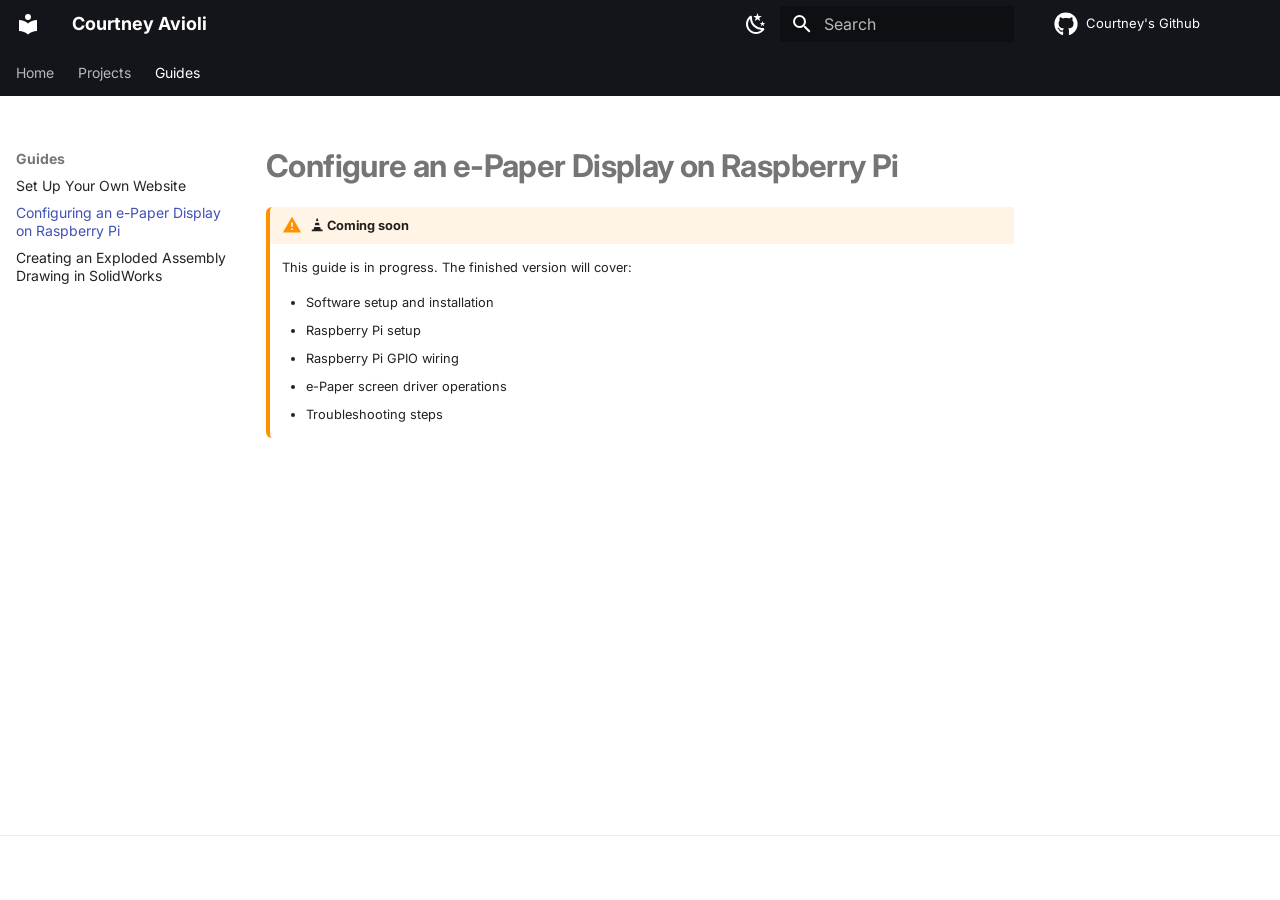
<file: guides/epaper_pi/index.html>
<!doctype html>
<html lang="en" class="no-js">
  <head>
    
      <meta charset="utf-8">
      <meta name="viewport" content="width=device-width,initial-scale=1">
      
        <meta name="description" content="Portfolio">
      
      
        <meta name="author" content="Courtney Avioli">
      
      
        <link rel="canonical" href="https://court-av.github.io/Portfolio/guides/epaper_pi/">
      
      
        <link rel="prev" href="../website_setup_mkdocs/">
      
      
        <link rel="next" href="../exploded_assembly/">
      
      
        
      
      
      <link rel="icon" href="../../assets/images/favicon.png">
      <meta name="generator" content="mkdocs-1.6.1, mkdocs-material-9.7.6">
    
    
      
        <title>Configuring an e-Paper Display on Raspberry Pi - Courtney Avioli</title>
      
    
    
      <link rel="stylesheet" href="../../assets/stylesheets/main.484c7ddc.min.css">
      
        
        <link rel="stylesheet" href="../../assets/stylesheets/palette.ab4e12ef.min.css">
      
      


    
    
      
    
    
      
        
        
        <link rel="preconnect" href="https://fonts.gstatic.com" crossorigin>
        <link rel="stylesheet" href="https://fonts.googleapis.com/css?family=Inter:300,300i,400,400i,700,700i%7CJetBrains+Mono:400,400i,700,700i&display=fallback">
        <style>:root{--md-text-font:"Inter";--md-code-font:"JetBrains Mono"}</style>
      
    
    
      <link rel="stylesheet" href="../../stylesheets/extra.css">
    
    <script>__md_scope=new URL("../..",location),__md_hash=e=>[...e].reduce(((e,_)=>(e<<5)-e+_.charCodeAt(0)),0),__md_get=(e,_=localStorage,t=__md_scope)=>JSON.parse(_.getItem(t.pathname+"."+e)),__md_set=(e,_,t=localStorage,a=__md_scope)=>{try{t.setItem(a.pathname+"."+e,JSON.stringify(_))}catch(e){}}</script>
    
      

    
    
  <meta name="robots" content="noindex, nofollow">

  </head>
  
  
    
    
      
    
    
    
    
    <body dir="ltr" data-md-color-scheme="default" data-md-color-primary="black" data-md-color-accent="blue">
  
    
    <input class="md-toggle" data-md-toggle="drawer" type="checkbox" id="__drawer" autocomplete="off">
    <input class="md-toggle" data-md-toggle="search" type="checkbox" id="__search" autocomplete="off">
    <label class="md-overlay" for="__drawer"></label>
    <div data-md-component="skip">
      
        
        <a href="#configure-an-e-paper-display-on-raspberry-pi" class="md-skip">
          Skip to content
        </a>
      
    </div>
    <div data-md-component="announce">
      
    </div>
    
    
      

<header class="md-header" data-md-component="header">
  <nav class="md-header__inner md-grid" aria-label="Header">
    <a href="../.." title="Courtney Avioli" class="md-header__button md-logo" aria-label="Courtney Avioli" data-md-component="logo">
      
  
  <svg xmlns="http://www.w3.org/2000/svg" viewBox="0 0 24 24"><path d="M12 8a3 3 0 0 0 3-3 3 3 0 0 0-3-3 3 3 0 0 0-3 3 3 3 0 0 0 3 3m0 3.54C9.64 9.35 6.5 8 3 8v11c3.5 0 6.64 1.35 9 3.54 2.36-2.19 5.5-3.54 9-3.54V8c-3.5 0-6.64 1.35-9 3.54"/></svg>

    </a>
    <label class="md-header__button md-icon" for="__drawer">
      
      <svg xmlns="http://www.w3.org/2000/svg" viewBox="0 0 24 24"><path d="M3 6h18v2H3zm0 5h18v2H3zm0 5h18v2H3z"/></svg>
    </label>
    <div class="md-header__title" data-md-component="header-title">
      <div class="md-header__ellipsis">
        <div class="md-header__topic">
          <span class="md-ellipsis">
            Courtney Avioli
          </span>
        </div>
        <div class="md-header__topic" data-md-component="header-topic">
          <span class="md-ellipsis">
            
              Configuring an e-Paper Display on Raspberry Pi
            
          </span>
        </div>
      </div>
    </div>
    
      
        <form class="md-header__option" data-md-component="palette">
  
    
    
    
    <input class="md-option" data-md-color-media="" data-md-color-scheme="default" data-md-color-primary="black" data-md-color-accent="blue"  aria-label="Switch to dark mode"  type="radio" name="__palette" id="__palette_0">
    
      <label class="md-header__button md-icon" title="Switch to dark mode" for="__palette_1" hidden>
        <svg xmlns="http://www.w3.org/2000/svg" viewBox="0 0 24 24"><path d="m17.75 4.09-2.53 1.94.91 3.06-2.63-1.81-2.63 1.81.91-3.06-2.53-1.94L12.44 4l1.06-3 1.06 3zm3.5 6.91-1.64 1.25.59 1.98-1.7-1.17-1.7 1.17.59-1.98L15.75 11l2.06-.05L18.5 9l.69 1.95zm-2.28 4.95c.83-.08 1.72 1.1 1.19 1.85-.32.45-.66.87-1.08 1.27C15.17 23 8.84 23 4.94 19.07c-3.91-3.9-3.91-10.24 0-14.14.4-.4.82-.76 1.27-1.08.75-.53 1.93.36 1.85 1.19-.27 2.86.69 5.83 2.89 8.02a9.96 9.96 0 0 0 8.02 2.89m-1.64 2.02a12.08 12.08 0 0 1-7.8-3.47c-2.17-2.19-3.33-5-3.49-7.82-2.81 3.14-2.7 7.96.31 10.98 3.02 3.01 7.84 3.12 10.98.31"/></svg>
      </label>
    
  
    
    
    
    <input class="md-option" data-md-color-media="" data-md-color-scheme="slate" data-md-color-primary="black" data-md-color-accent="blue"  aria-label="Switch to light mode"  type="radio" name="__palette" id="__palette_1">
    
      <label class="md-header__button md-icon" title="Switch to light mode" for="__palette_0" hidden>
        <svg xmlns="http://www.w3.org/2000/svg" viewBox="0 0 24 24"><path d="M12 7a5 5 0 0 1 5 5 5 5 0 0 1-5 5 5 5 0 0 1-5-5 5 5 0 0 1 5-5m0 2a3 3 0 0 0-3 3 3 3 0 0 0 3 3 3 3 0 0 0 3-3 3 3 0 0 0-3-3m0-7 2.39 3.42C13.65 5.15 12.84 5 12 5s-1.65.15-2.39.42zM3.34 7l4.16-.35A7.2 7.2 0 0 0 5.94 8.5c-.44.74-.69 1.5-.83 2.29zm.02 10 1.76-3.77a7.131 7.131 0 0 0 2.38 4.14zM20.65 7l-1.77 3.79a7.02 7.02 0 0 0-2.38-4.15zm-.01 10-4.14.36c.59-.51 1.12-1.14 1.54-1.86.42-.73.69-1.5.83-2.29zM12 22l-2.41-3.44c.74.27 1.55.44 2.41.44.82 0 1.63-.17 2.37-.44z"/></svg>
      </label>
    
  
</form>
      
    
    
      <script>var palette=__md_get("__palette");if(palette&&palette.color){if("(prefers-color-scheme)"===palette.color.media){var media=matchMedia("(prefers-color-scheme: light)"),input=document.querySelector(media.matches?"[data-md-color-media='(prefers-color-scheme: light)']":"[data-md-color-media='(prefers-color-scheme: dark)']");palette.color.media=input.getAttribute("data-md-color-media"),palette.color.scheme=input.getAttribute("data-md-color-scheme"),palette.color.primary=input.getAttribute("data-md-color-primary"),palette.color.accent=input.getAttribute("data-md-color-accent")}for(var[key,value]of Object.entries(palette.color))document.body.setAttribute("data-md-color-"+key,value)}</script>
    
    
    
      
      
        <label class="md-header__button md-icon" for="__search">
          
          <svg xmlns="http://www.w3.org/2000/svg" viewBox="0 0 24 24"><path d="M9.5 3A6.5 6.5 0 0 1 16 9.5c0 1.61-.59 3.09-1.56 4.23l.27.27h.79l5 5-1.5 1.5-5-5v-.79l-.27-.27A6.52 6.52 0 0 1 9.5 16 6.5 6.5 0 0 1 3 9.5 6.5 6.5 0 0 1 9.5 3m0 2C7 5 5 7 5 9.5S7 14 9.5 14 14 12 14 9.5 12 5 9.5 5"/></svg>
        </label>
        <div class="md-search" data-md-component="search" role="dialog">
  <label class="md-search__overlay" for="__search"></label>
  <div class="md-search__inner" role="search">
    <form class="md-search__form" name="search">
      <input type="text" class="md-search__input" name="query" aria-label="Search" placeholder="Search" autocapitalize="off" autocorrect="off" autocomplete="off" spellcheck="false" data-md-component="search-query" required>
      <label class="md-search__icon md-icon" for="__search">
        
        <svg xmlns="http://www.w3.org/2000/svg" viewBox="0 0 24 24"><path d="M9.5 3A6.5 6.5 0 0 1 16 9.5c0 1.61-.59 3.09-1.56 4.23l.27.27h.79l5 5-1.5 1.5-5-5v-.79l-.27-.27A6.52 6.52 0 0 1 9.5 16 6.5 6.5 0 0 1 3 9.5 6.5 6.5 0 0 1 9.5 3m0 2C7 5 5 7 5 9.5S7 14 9.5 14 14 12 14 9.5 12 5 9.5 5"/></svg>
        
        <svg xmlns="http://www.w3.org/2000/svg" viewBox="0 0 24 24"><path d="M20 11v2H8l5.5 5.5-1.42 1.42L4.16 12l7.92-7.92L13.5 5.5 8 11z"/></svg>
      </label>
      <nav class="md-search__options" aria-label="Search">
        
        <button type="reset" class="md-search__icon md-icon" title="Clear" aria-label="Clear" tabindex="-1">
          
          <svg xmlns="http://www.w3.org/2000/svg" viewBox="0 0 24 24"><path d="M19 6.41 17.59 5 12 10.59 6.41 5 5 6.41 10.59 12 5 17.59 6.41 19 12 13.41 17.59 19 19 17.59 13.41 12z"/></svg>
        </button>
      </nav>
      
        <div class="md-search__suggest" data-md-component="search-suggest"></div>
      
    </form>
    <div class="md-search__output">
      <div class="md-search__scrollwrap" tabindex="0" data-md-scrollfix>
        <div class="md-search-result" data-md-component="search-result">
          <div class="md-search-result__meta">
            Initializing search
          </div>
          <ol class="md-search-result__list" role="presentation"></ol>
        </div>
      </div>
    </div>
  </div>
</div>
      
    
    
      <div class="md-header__source">
        <a href="https://github.com/court-av/Portfolio" title="Go to repository" class="md-source" data-md-component="source">
  <div class="md-source__icon md-icon">
    
    <svg xmlns="http://www.w3.org/2000/svg" viewBox="0 0 512 512"><!--! Font Awesome Free 7.1.0 by @fontawesome - https://fontawesome.com License - https://fontawesome.com/license/free (Icons: CC BY 4.0, Fonts: SIL OFL 1.1, Code: MIT License) Copyright 2025 Fonticons, Inc.--><path d="M173.9 397.4c0 2-2.3 3.6-5.2 3.6-3.3.3-5.6-1.3-5.6-3.6 0-2 2.3-3.6 5.2-3.6 3-.3 5.6 1.3 5.6 3.6m-31.1-4.5c-.7 2 1.3 4.3 4.3 4.9 2.6 1 5.6 0 6.2-2s-1.3-4.3-4.3-5.2c-2.6-.7-5.5.3-6.2 2.3m44.2-1.7c-2.9.7-4.9 2.6-4.6 4.9.3 2 2.9 3.3 5.9 2.6 2.9-.7 4.9-2.6 4.6-4.6-.3-1.9-3-3.2-5.9-2.9M252.8 8C114.1 8 8 113.3 8 252c0 110.9 69.8 205.8 169.5 239.2 12.8 2.3 17.3-5.6 17.3-12.1 0-6.2-.3-40.4-.3-61.4 0 0-70 15-84.7-29.8 0 0-11.4-29.1-27.8-36.6 0 0-22.9-15.7 1.6-15.4 0 0 24.9 2 38.6 25.8 21.9 38.6 58.6 27.5 72.9 20.9 2.3-16 8.8-27.1 16-33.7-55.9-6.2-112.3-14.3-112.3-110.5 0-27.5 7.6-41.3 23.6-58.9-2.6-6.5-11.1-33.3 2.6-67.9 20.9-6.5 69 27 69 27 20-5.6 41.5-8.5 62.8-8.5s42.8 2.9 62.8 8.5c0 0 48.1-33.6 69-27 13.7 34.7 5.2 61.4 2.6 67.9 16 17.7 25.8 31.5 25.8 58.9 0 96.5-58.9 104.2-114.8 110.5 9.2 7.9 17 22.9 17 46.4 0 33.7-.3 75.4-.3 83.6 0 6.5 4.6 14.4 17.3 12.1C436.2 457.8 504 362.9 504 252 504 113.3 391.5 8 252.8 8M105.2 352.9c-1.3 1-1 3.3.7 5.2 1.6 1.6 3.9 2.3 5.2 1 1.3-1 1-3.3-.7-5.2-1.6-1.6-3.9-2.3-5.2-1m-10.8-8.1c-.7 1.3.3 2.9 2.3 3.9 1.6 1 3.6.7 4.3-.7.7-1.3-.3-2.9-2.3-3.9-2-.6-3.6-.3-4.3.7m32.4 35.6c-1.6 1.3-1 4.3 1.3 6.2 2.3 2.3 5.2 2.6 6.5 1 1.3-1.3.7-4.3-1.3-6.2-2.2-2.3-5.2-2.6-6.5-1m-11.4-14.7c-1.6 1-1.6 3.6 0 5.9s4.3 3.3 5.6 2.3c1.6-1.3 1.6-3.9 0-6.2-1.4-2.3-4-3.3-5.6-2"/></svg>
  </div>
  <div class="md-source__repository">
    Courtney's Github
  </div>
</a>
      </div>
    
  </nav>
  
</header>
    
    <div class="md-container" data-md-component="container">
      
      
        
          
            
<nav class="md-tabs" aria-label="Tabs" data-md-component="tabs">
  <div class="md-grid">
    <ul class="md-tabs__list">
      
        
  
  
  
  
    <li class="md-tabs__item">
      <a href="../.." class="md-tabs__link">
        
  
  
    
  
  Home

      </a>
    </li>
  

      
        
  
  
  
  
    
    
      <li class="md-tabs__item">
        <a href="../../projects/eReader/" class="md-tabs__link">
          
  
  
  Projects

        </a>
      </li>
    
  

      
        
  
  
  
    
  
  
    
    
      <li class="md-tabs__item md-tabs__item--active">
        <a href="../website_setup_mkdocs/" class="md-tabs__link">
          
  
  
  Guides

        </a>
      </li>
    
  

      
    </ul>
  </div>
</nav>
          
        
      
      <main class="md-main" data-md-component="main">
        <div class="md-main__inner md-grid">
          
            
              
              <div class="md-sidebar md-sidebar--primary" data-md-component="sidebar" data-md-type="navigation" >
                <div class="md-sidebar__scrollwrap">
                  <div class="md-sidebar__inner">
                    


  


<nav class="md-nav md-nav--primary md-nav--lifted" aria-label="Navigation" data-md-level="0">
  <label class="md-nav__title" for="__drawer">
    <a href="../.." title="Courtney Avioli" class="md-nav__button md-logo" aria-label="Courtney Avioli" data-md-component="logo">
      
  
  <svg xmlns="http://www.w3.org/2000/svg" viewBox="0 0 24 24"><path d="M12 8a3 3 0 0 0 3-3 3 3 0 0 0-3-3 3 3 0 0 0-3 3 3 3 0 0 0 3 3m0 3.54C9.64 9.35 6.5 8 3 8v11c3.5 0 6.64 1.35 9 3.54 2.36-2.19 5.5-3.54 9-3.54V8c-3.5 0-6.64 1.35-9 3.54"/></svg>

    </a>
    Courtney Avioli
  </label>
  
    <div class="md-nav__source">
      <a href="https://github.com/court-av/Portfolio" title="Go to repository" class="md-source" data-md-component="source">
  <div class="md-source__icon md-icon">
    
    <svg xmlns="http://www.w3.org/2000/svg" viewBox="0 0 512 512"><!--! Font Awesome Free 7.1.0 by @fontawesome - https://fontawesome.com License - https://fontawesome.com/license/free (Icons: CC BY 4.0, Fonts: SIL OFL 1.1, Code: MIT License) Copyright 2025 Fonticons, Inc.--><path d="M173.9 397.4c0 2-2.3 3.6-5.2 3.6-3.3.3-5.6-1.3-5.6-3.6 0-2 2.3-3.6 5.2-3.6 3-.3 5.6 1.3 5.6 3.6m-31.1-4.5c-.7 2 1.3 4.3 4.3 4.9 2.6 1 5.6 0 6.2-2s-1.3-4.3-4.3-5.2c-2.6-.7-5.5.3-6.2 2.3m44.2-1.7c-2.9.7-4.9 2.6-4.6 4.9.3 2 2.9 3.3 5.9 2.6 2.9-.7 4.9-2.6 4.6-4.6-.3-1.9-3-3.2-5.9-2.9M252.8 8C114.1 8 8 113.3 8 252c0 110.9 69.8 205.8 169.5 239.2 12.8 2.3 17.3-5.6 17.3-12.1 0-6.2-.3-40.4-.3-61.4 0 0-70 15-84.7-29.8 0 0-11.4-29.1-27.8-36.6 0 0-22.9-15.7 1.6-15.4 0 0 24.9 2 38.6 25.8 21.9 38.6 58.6 27.5 72.9 20.9 2.3-16 8.8-27.1 16-33.7-55.9-6.2-112.3-14.3-112.3-110.5 0-27.5 7.6-41.3 23.6-58.9-2.6-6.5-11.1-33.3 2.6-67.9 20.9-6.5 69 27 69 27 20-5.6 41.5-8.5 62.8-8.5s42.8 2.9 62.8 8.5c0 0 48.1-33.6 69-27 13.7 34.7 5.2 61.4 2.6 67.9 16 17.7 25.8 31.5 25.8 58.9 0 96.5-58.9 104.2-114.8 110.5 9.2 7.9 17 22.9 17 46.4 0 33.7-.3 75.4-.3 83.6 0 6.5 4.6 14.4 17.3 12.1C436.2 457.8 504 362.9 504 252 504 113.3 391.5 8 252.8 8M105.2 352.9c-1.3 1-1 3.3.7 5.2 1.6 1.6 3.9 2.3 5.2 1 1.3-1 1-3.3-.7-5.2-1.6-1.6-3.9-2.3-5.2-1m-10.8-8.1c-.7 1.3.3 2.9 2.3 3.9 1.6 1 3.6.7 4.3-.7.7-1.3-.3-2.9-2.3-3.9-2-.6-3.6-.3-4.3.7m32.4 35.6c-1.6 1.3-1 4.3 1.3 6.2 2.3 2.3 5.2 2.6 6.5 1 1.3-1.3.7-4.3-1.3-6.2-2.2-2.3-5.2-2.6-6.5-1m-11.4-14.7c-1.6 1-1.6 3.6 0 5.9s4.3 3.3 5.6 2.3c1.6-1.3 1.6-3.9 0-6.2-1.4-2.3-4-3.3-5.6-2"/></svg>
  </div>
  <div class="md-source__repository">
    Courtney's Github
  </div>
</a>
    </div>
  
  <ul class="md-nav__list" data-md-scrollfix>
    
      
      
  
  
  
  
    <li class="md-nav__item">
      <a href="../.." class="md-nav__link">
        
  
  
  <span class="md-ellipsis">
    
  
    Home
  

    
  </span>
  
  

      </a>
    </li>
  

    
      
      
  
  
  
  
    
    
    
    
      
      
        
      
    
    
    <li class="md-nav__item md-nav__item--nested">
      
        
        
        <input class="md-nav__toggle md-toggle " type="checkbox" id="__nav_2" >
        
          
          <label class="md-nav__link" for="__nav_2" id="__nav_2_label" tabindex="0">
            
  
  
  <span class="md-ellipsis">
    
  
    Projects
  

    
  </span>
  
  

            <span class="md-nav__icon md-icon"></span>
          </label>
        
        <nav class="md-nav" data-md-level="1" aria-labelledby="__nav_2_label" aria-expanded="false">
          <label class="md-nav__title" for="__nav_2">
            <span class="md-nav__icon md-icon"></span>
            
  
    Projects
  

          </label>
          <ul class="md-nav__list" data-md-scrollfix>
            
              
                
  
  
  
  
    <li class="md-nav__item">
      <a href="../../projects/eReader/" class="md-nav__link">
        
  
  
  <span class="md-ellipsis">
    
  
    Sample Project
  

    
  </span>
  
  

      </a>
    </li>
  

              
            
          </ul>
        </nav>
      
    </li>
  

    
      
      
  
  
    
  
  
  
    
    
    
    
      
        
        
      
      
        
      
    
    
    <li class="md-nav__item md-nav__item--active md-nav__item--section md-nav__item--nested">
      
        
        
        <input class="md-nav__toggle md-toggle " type="checkbox" id="__nav_3" checked>
        
          
          <label class="md-nav__link" for="__nav_3" id="__nav_3_label" tabindex="">
            
  
  
  <span class="md-ellipsis">
    
  
    Guides
  

    
  </span>
  
  

            <span class="md-nav__icon md-icon"></span>
          </label>
        
        <nav class="md-nav" data-md-level="1" aria-labelledby="__nav_3_label" aria-expanded="true">
          <label class="md-nav__title" for="__nav_3">
            <span class="md-nav__icon md-icon"></span>
            
  
    Guides
  

          </label>
          <ul class="md-nav__list" data-md-scrollfix>
            
              
                
  
  
  
  
    <li class="md-nav__item">
      <a href="../website_setup_mkdocs/" class="md-nav__link">
        
  
  
  <span class="md-ellipsis">
    
  
    Set Up Your Own Website
  

    
  </span>
  
  

      </a>
    </li>
  

              
            
              
                
  
  
    
  
  
  
    <li class="md-nav__item md-nav__item--active">
      
      <input class="md-nav__toggle md-toggle" type="checkbox" id="__toc">
      
      
        
      
      
      <a href="./" class="md-nav__link md-nav__link--active">
        
  
  
  <span class="md-ellipsis">
    
  
    Configuring an e-Paper Display on Raspberry Pi
  

    
  </span>
  
  

      </a>
      
    </li>
  

              
            
              
                
  
  
  
  
    <li class="md-nav__item">
      <a href="../exploded_assembly/" class="md-nav__link">
        
  
  
  <span class="md-ellipsis">
    
  
    Creating an Exploded Assembly Drawing in SolidWorks
  

    
  </span>
  
  

      </a>
    </li>
  

              
            
          </ul>
        </nav>
      
    </li>
  

    
  </ul>
</nav>
                  </div>
                </div>
              </div>
            
            
              
              <div class="md-sidebar md-sidebar--secondary" data-md-component="sidebar" data-md-type="toc" >
                <div class="md-sidebar__scrollwrap">
                  <div class="md-sidebar__inner">
                    

<nav class="md-nav md-nav--secondary" aria-label="Table of contents">
  
  
  
    
  
  
</nav>
                  </div>
                </div>
              </div>
            
          
          
            <div class="md-content" data-md-component="content">
              
              <article class="md-content__inner md-typeset">
                
                  


  
  


<h1 id="configure-an-e-paper-display-on-raspberry-pi">Configure an e-Paper Display on Raspberry Pi<a class="headerlink" href="#configure-an-e-paper-display-on-raspberry-pi" title="Permanent link">&para;</a></h1>
<div class="admonition warning">
<p class="admonition-title"><span class="twemoji"><svg xmlns="http://www.w3.org/2000/svg" viewBox="0 0 24 24"><path d="m17 15 1 4h3v3H3v-3h3l1-4zm-2-7 1 4H8l1-4zm-2-7 1 4h-4l1-4z"/></svg></span> Coming soon</p>
<p>This guide is in progress. The finished version will cover:</p>
<ul>
<li>Software setup and installation</li>
<li>Raspberry Pi setup</li>
<li>Raspberry Pi GPIO wiring</li>
<li>e-Paper screen driver operations</li>
<li>Troubleshooting steps</li>
</ul>
</div>












                
              </article>
            </div>
          
          
<script>var target=document.getElementById(location.hash.slice(1));target&&target.name&&(target.checked=target.name.startsWith("__tabbed_"))</script>
        </div>
        
          <button type="button" class="md-top md-icon" data-md-component="top" hidden>
  
  <svg xmlns="http://www.w3.org/2000/svg" viewBox="0 0 24 24"><path d="M13 20h-2V8l-5.5 5.5-1.42-1.42L12 4.16l7.92 7.92-1.42 1.42L13 8z"/></svg>
  Back to top
</button>
        
      </main>
      
        <footer class="md-footer">
  
  <div class="md-footer-meta md-typeset">
    <div class="md-footer-meta__inner md-grid">
      <div class="md-copyright">
  
  
    Made with
    <a href="https://squidfunk.github.io/mkdocs-material/" target="_blank" rel="noopener">
      Material for MkDocs
    </a>
  
</div>
      
        
<div class="md-social">
  
    
    
    
    
      
      
    
    <a href="https://github.com/court-av" target="_blank" rel="noopener" title="github.com" class="md-social__link">
      <svg xmlns="http://www.w3.org/2000/svg" viewBox="0 0 512 512"><!--! Font Awesome Free 7.1.0 by @fontawesome - https://fontawesome.com License - https://fontawesome.com/license/free (Icons: CC BY 4.0, Fonts: SIL OFL 1.1, Code: MIT License) Copyright 2025 Fonticons, Inc.--><path d="M173.9 397.4c0 2-2.3 3.6-5.2 3.6-3.3.3-5.6-1.3-5.6-3.6 0-2 2.3-3.6 5.2-3.6 3-.3 5.6 1.3 5.6 3.6m-31.1-4.5c-.7 2 1.3 4.3 4.3 4.9 2.6 1 5.6 0 6.2-2s-1.3-4.3-4.3-5.2c-2.6-.7-5.5.3-6.2 2.3m44.2-1.7c-2.9.7-4.9 2.6-4.6 4.9.3 2 2.9 3.3 5.9 2.6 2.9-.7 4.9-2.6 4.6-4.6-.3-1.9-3-3.2-5.9-2.9M252.8 8C114.1 8 8 113.3 8 252c0 110.9 69.8 205.8 169.5 239.2 12.8 2.3 17.3-5.6 17.3-12.1 0-6.2-.3-40.4-.3-61.4 0 0-70 15-84.7-29.8 0 0-11.4-29.1-27.8-36.6 0 0-22.9-15.7 1.6-15.4 0 0 24.9 2 38.6 25.8 21.9 38.6 58.6 27.5 72.9 20.9 2.3-16 8.8-27.1 16-33.7-55.9-6.2-112.3-14.3-112.3-110.5 0-27.5 7.6-41.3 23.6-58.9-2.6-6.5-11.1-33.3 2.6-67.9 20.9-6.5 69 27 69 27 20-5.6 41.5-8.5 62.8-8.5s42.8 2.9 62.8 8.5c0 0 48.1-33.6 69-27 13.7 34.7 5.2 61.4 2.6 67.9 16 17.7 25.8 31.5 25.8 58.9 0 96.5-58.9 104.2-114.8 110.5 9.2 7.9 17 22.9 17 46.4 0 33.7-.3 75.4-.3 83.6 0 6.5 4.6 14.4 17.3 12.1C436.2 457.8 504 362.9 504 252 504 113.3 391.5 8 252.8 8M105.2 352.9c-1.3 1-1 3.3.7 5.2 1.6 1.6 3.9 2.3 5.2 1 1.3-1 1-3.3-.7-5.2-1.6-1.6-3.9-2.3-5.2-1m-10.8-8.1c-.7 1.3.3 2.9 2.3 3.9 1.6 1 3.6.7 4.3-.7.7-1.3-.3-2.9-2.3-3.9-2-.6-3.6-.3-4.3.7m32.4 35.6c-1.6 1.3-1 4.3 1.3 6.2 2.3 2.3 5.2 2.6 6.5 1 1.3-1.3.7-4.3-1.3-6.2-2.2-2.3-5.2-2.6-6.5-1m-11.4-14.7c-1.6 1-1.6 3.6 0 5.9s4.3 3.3 5.6 2.3c1.6-1.3 1.6-3.9 0-6.2-1.4-2.3-4-3.3-5.6-2"/></svg>
    </a>
  
    
    
    
    
      
      
    
    <a href="https://linkedin.com/in/courtneyavioli" target="_blank" rel="noopener" title="linkedin.com" class="md-social__link">
      <svg xmlns="http://www.w3.org/2000/svg" viewBox="0 0 448 512"><!--! Font Awesome Free 7.1.0 by @fontawesome - https://fontawesome.com License - https://fontawesome.com/license/free (Icons: CC BY 4.0, Fonts: SIL OFL 1.1, Code: MIT License) Copyright 2025 Fonticons, Inc.--><path d="M416 32H31.9C14.3 32 0 46.5 0 64.3v383.4C0 465.5 14.3 480 31.9 480H416c17.6 0 32-14.5 32-32.3V64.3c0-17.8-14.4-32.3-32-32.3M135.4 416H69V202.2h66.5V416zM102.2 96a38.5 38.5 0 1 1 0 77 38.5 38.5 0 1 1 0-77m282.1 320h-66.4V312c0-24.8-.5-56.7-34.5-56.7-34.6 0-39.9 27-39.9 54.9V416h-66.4V202.2h63.7v29.2h.9c8.9-16.8 30.6-34.5 62.9-34.5 67.2 0 79.7 44.3 79.7 101.9z"/></svg>
    </a>
  
</div>
      
    </div>
  </div>
</footer>
      
    </div>
    <div class="md-dialog" data-md-component="dialog">
      <div class="md-dialog__inner md-typeset"></div>
    </div>
    
    
    
      
      
      <script id="__config" type="application/json">{"annotate": null, "base": "../..", "features": ["navigation.tabs", "navigation.sections", "navigation.top", "navigation.instant", "content.code.copy", "content.code.annotate", "search.suggest", "search.highlight", "toc.follow"], "search": "../../assets/javascripts/workers/search.2c215733.min.js", "tags": null, "translations": {"clipboard.copied": "Copied to clipboard", "clipboard.copy": "Copy to clipboard", "search.result.more.one": "1 more on this page", "search.result.more.other": "# more on this page", "search.result.none": "No matching documents", "search.result.one": "1 matching document", "search.result.other": "# matching documents", "search.result.placeholder": "Type to start searching", "search.result.term.missing": "Missing", "select.version": "Select version"}, "version": null}</script>
    
    
      <script src="../../assets/javascripts/bundle.79ae519e.min.js"></script>
      
    
  </body>
</html>
</file>
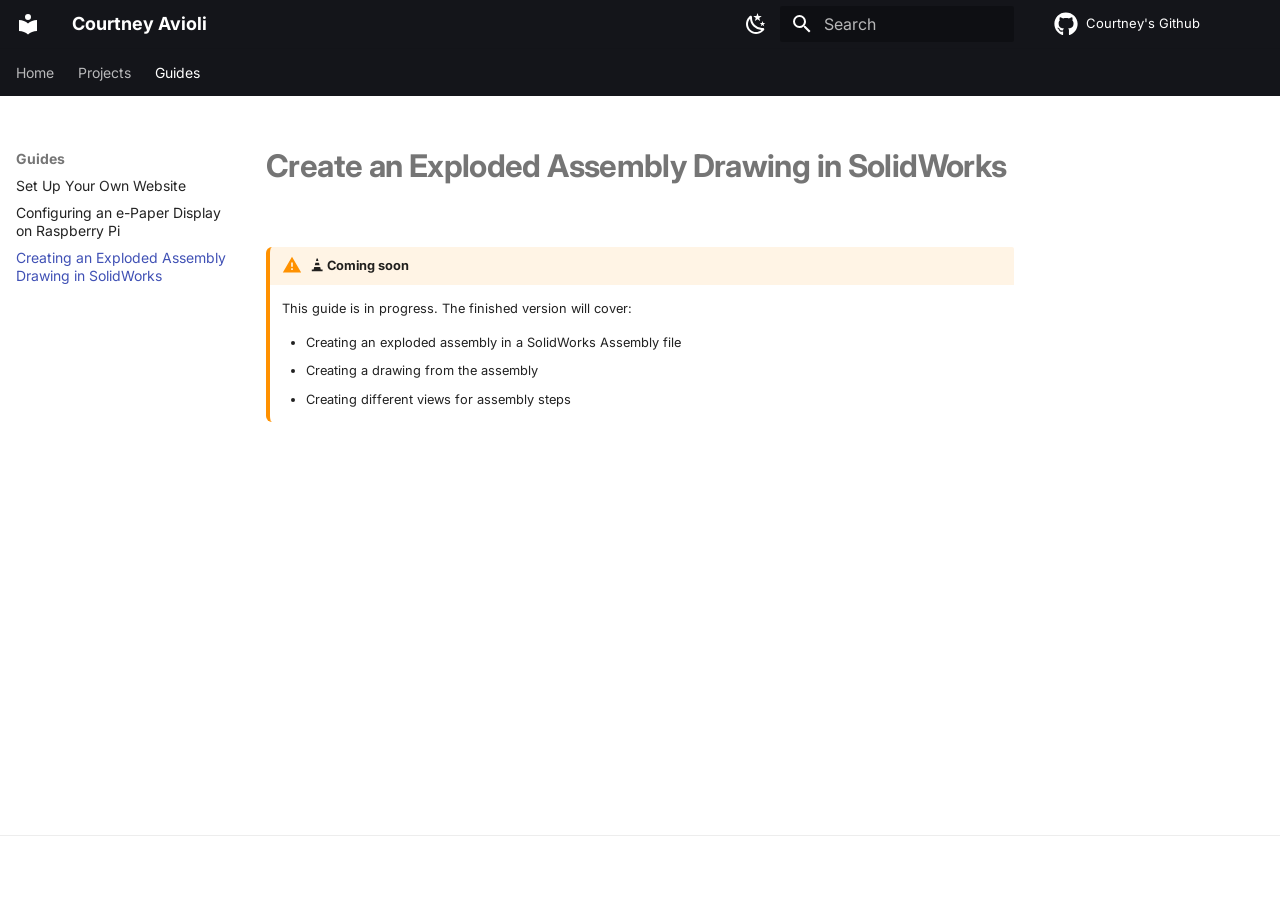
<file: guides/exploded_assembly/index.html>
<!doctype html>
<html lang="en" class="no-js">
  <head>
    
      <meta charset="utf-8">
      <meta name="viewport" content="width=device-width,initial-scale=1">
      
        <meta name="description" content="Portfolio">
      
      
        <meta name="author" content="Courtney Avioli">
      
      
        <link rel="canonical" href="https://court-av.github.io/Portfolio/guides/exploded_assembly/">
      
      
        <link rel="prev" href="../epaper_pi/">
      
      
      
        
      
      
      <link rel="icon" href="../../assets/images/favicon.png">
      <meta name="generator" content="mkdocs-1.6.1, mkdocs-material-9.7.6">
    
    
      
        <title>Creating an Exploded Assembly Drawing in SolidWorks - Courtney Avioli</title>
      
    
    
      <link rel="stylesheet" href="../../assets/stylesheets/main.484c7ddc.min.css">
      
        
        <link rel="stylesheet" href="../../assets/stylesheets/palette.ab4e12ef.min.css">
      
      


    
    
      
    
    
      
        
        
        <link rel="preconnect" href="https://fonts.gstatic.com" crossorigin>
        <link rel="stylesheet" href="https://fonts.googleapis.com/css?family=Inter:300,300i,400,400i,700,700i%7CJetBrains+Mono:400,400i,700,700i&display=fallback">
        <style>:root{--md-text-font:"Inter";--md-code-font:"JetBrains Mono"}</style>
      
    
    
      <link rel="stylesheet" href="../../stylesheets/extra.css">
    
    <script>__md_scope=new URL("../..",location),__md_hash=e=>[...e].reduce(((e,_)=>(e<<5)-e+_.charCodeAt(0)),0),__md_get=(e,_=localStorage,t=__md_scope)=>JSON.parse(_.getItem(t.pathname+"."+e)),__md_set=(e,_,t=localStorage,a=__md_scope)=>{try{t.setItem(a.pathname+"."+e,JSON.stringify(_))}catch(e){}}</script>
    
      

    
    
  <meta name="robots" content="noindex, nofollow">

  </head>
  
  
    
    
      
    
    
    
    
    <body dir="ltr" data-md-color-scheme="default" data-md-color-primary="black" data-md-color-accent="blue">
  
    
    <input class="md-toggle" data-md-toggle="drawer" type="checkbox" id="__drawer" autocomplete="off">
    <input class="md-toggle" data-md-toggle="search" type="checkbox" id="__search" autocomplete="off">
    <label class="md-overlay" for="__drawer"></label>
    <div data-md-component="skip">
      
        
        <a href="#create-an-exploded-assembly-drawing-in-solidworks" class="md-skip">
          Skip to content
        </a>
      
    </div>
    <div data-md-component="announce">
      
    </div>
    
    
      

<header class="md-header" data-md-component="header">
  <nav class="md-header__inner md-grid" aria-label="Header">
    <a href="../.." title="Courtney Avioli" class="md-header__button md-logo" aria-label="Courtney Avioli" data-md-component="logo">
      
  
  <svg xmlns="http://www.w3.org/2000/svg" viewBox="0 0 24 24"><path d="M12 8a3 3 0 0 0 3-3 3 3 0 0 0-3-3 3 3 0 0 0-3 3 3 3 0 0 0 3 3m0 3.54C9.64 9.35 6.5 8 3 8v11c3.5 0 6.64 1.35 9 3.54 2.36-2.19 5.5-3.54 9-3.54V8c-3.5 0-6.64 1.35-9 3.54"/></svg>

    </a>
    <label class="md-header__button md-icon" for="__drawer">
      
      <svg xmlns="http://www.w3.org/2000/svg" viewBox="0 0 24 24"><path d="M3 6h18v2H3zm0 5h18v2H3zm0 5h18v2H3z"/></svg>
    </label>
    <div class="md-header__title" data-md-component="header-title">
      <div class="md-header__ellipsis">
        <div class="md-header__topic">
          <span class="md-ellipsis">
            Courtney Avioli
          </span>
        </div>
        <div class="md-header__topic" data-md-component="header-topic">
          <span class="md-ellipsis">
            
              Creating an Exploded Assembly Drawing in SolidWorks
            
          </span>
        </div>
      </div>
    </div>
    
      
        <form class="md-header__option" data-md-component="palette">
  
    
    
    
    <input class="md-option" data-md-color-media="" data-md-color-scheme="default" data-md-color-primary="black" data-md-color-accent="blue"  aria-label="Switch to dark mode"  type="radio" name="__palette" id="__palette_0">
    
      <label class="md-header__button md-icon" title="Switch to dark mode" for="__palette_1" hidden>
        <svg xmlns="http://www.w3.org/2000/svg" viewBox="0 0 24 24"><path d="m17.75 4.09-2.53 1.94.91 3.06-2.63-1.81-2.63 1.81.91-3.06-2.53-1.94L12.44 4l1.06-3 1.06 3zm3.5 6.91-1.64 1.25.59 1.98-1.7-1.17-1.7 1.17.59-1.98L15.75 11l2.06-.05L18.5 9l.69 1.95zm-2.28 4.95c.83-.08 1.72 1.1 1.19 1.85-.32.45-.66.87-1.08 1.27C15.17 23 8.84 23 4.94 19.07c-3.91-3.9-3.91-10.24 0-14.14.4-.4.82-.76 1.27-1.08.75-.53 1.93.36 1.85 1.19-.27 2.86.69 5.83 2.89 8.02a9.96 9.96 0 0 0 8.02 2.89m-1.64 2.02a12.08 12.08 0 0 1-7.8-3.47c-2.17-2.19-3.33-5-3.49-7.82-2.81 3.14-2.7 7.96.31 10.98 3.02 3.01 7.84 3.12 10.98.31"/></svg>
      </label>
    
  
    
    
    
    <input class="md-option" data-md-color-media="" data-md-color-scheme="slate" data-md-color-primary="black" data-md-color-accent="blue"  aria-label="Switch to light mode"  type="radio" name="__palette" id="__palette_1">
    
      <label class="md-header__button md-icon" title="Switch to light mode" for="__palette_0" hidden>
        <svg xmlns="http://www.w3.org/2000/svg" viewBox="0 0 24 24"><path d="M12 7a5 5 0 0 1 5 5 5 5 0 0 1-5 5 5 5 0 0 1-5-5 5 5 0 0 1 5-5m0 2a3 3 0 0 0-3 3 3 3 0 0 0 3 3 3 3 0 0 0 3-3 3 3 0 0 0-3-3m0-7 2.39 3.42C13.65 5.15 12.84 5 12 5s-1.65.15-2.39.42zM3.34 7l4.16-.35A7.2 7.2 0 0 0 5.94 8.5c-.44.74-.69 1.5-.83 2.29zm.02 10 1.76-3.77a7.131 7.131 0 0 0 2.38 4.14zM20.65 7l-1.77 3.79a7.02 7.02 0 0 0-2.38-4.15zm-.01 10-4.14.36c.59-.51 1.12-1.14 1.54-1.86.42-.73.69-1.5.83-2.29zM12 22l-2.41-3.44c.74.27 1.55.44 2.41.44.82 0 1.63-.17 2.37-.44z"/></svg>
      </label>
    
  
</form>
      
    
    
      <script>var palette=__md_get("__palette");if(palette&&palette.color){if("(prefers-color-scheme)"===palette.color.media){var media=matchMedia("(prefers-color-scheme: light)"),input=document.querySelector(media.matches?"[data-md-color-media='(prefers-color-scheme: light)']":"[data-md-color-media='(prefers-color-scheme: dark)']");palette.color.media=input.getAttribute("data-md-color-media"),palette.color.scheme=input.getAttribute("data-md-color-scheme"),palette.color.primary=input.getAttribute("data-md-color-primary"),palette.color.accent=input.getAttribute("data-md-color-accent")}for(var[key,value]of Object.entries(palette.color))document.body.setAttribute("data-md-color-"+key,value)}</script>
    
    
    
      
      
        <label class="md-header__button md-icon" for="__search">
          
          <svg xmlns="http://www.w3.org/2000/svg" viewBox="0 0 24 24"><path d="M9.5 3A6.5 6.5 0 0 1 16 9.5c0 1.61-.59 3.09-1.56 4.23l.27.27h.79l5 5-1.5 1.5-5-5v-.79l-.27-.27A6.52 6.52 0 0 1 9.5 16 6.5 6.5 0 0 1 3 9.5 6.5 6.5 0 0 1 9.5 3m0 2C7 5 5 7 5 9.5S7 14 9.5 14 14 12 14 9.5 12 5 9.5 5"/></svg>
        </label>
        <div class="md-search" data-md-component="search" role="dialog">
  <label class="md-search__overlay" for="__search"></label>
  <div class="md-search__inner" role="search">
    <form class="md-search__form" name="search">
      <input type="text" class="md-search__input" name="query" aria-label="Search" placeholder="Search" autocapitalize="off" autocorrect="off" autocomplete="off" spellcheck="false" data-md-component="search-query" required>
      <label class="md-search__icon md-icon" for="__search">
        
        <svg xmlns="http://www.w3.org/2000/svg" viewBox="0 0 24 24"><path d="M9.5 3A6.5 6.5 0 0 1 16 9.5c0 1.61-.59 3.09-1.56 4.23l.27.27h.79l5 5-1.5 1.5-5-5v-.79l-.27-.27A6.52 6.52 0 0 1 9.5 16 6.5 6.5 0 0 1 3 9.5 6.5 6.5 0 0 1 9.5 3m0 2C7 5 5 7 5 9.5S7 14 9.5 14 14 12 14 9.5 12 5 9.5 5"/></svg>
        
        <svg xmlns="http://www.w3.org/2000/svg" viewBox="0 0 24 24"><path d="M20 11v2H8l5.5 5.5-1.42 1.42L4.16 12l7.92-7.92L13.5 5.5 8 11z"/></svg>
      </label>
      <nav class="md-search__options" aria-label="Search">
        
        <button type="reset" class="md-search__icon md-icon" title="Clear" aria-label="Clear" tabindex="-1">
          
          <svg xmlns="http://www.w3.org/2000/svg" viewBox="0 0 24 24"><path d="M19 6.41 17.59 5 12 10.59 6.41 5 5 6.41 10.59 12 5 17.59 6.41 19 12 13.41 17.59 19 19 17.59 13.41 12z"/></svg>
        </button>
      </nav>
      
        <div class="md-search__suggest" data-md-component="search-suggest"></div>
      
    </form>
    <div class="md-search__output">
      <div class="md-search__scrollwrap" tabindex="0" data-md-scrollfix>
        <div class="md-search-result" data-md-component="search-result">
          <div class="md-search-result__meta">
            Initializing search
          </div>
          <ol class="md-search-result__list" role="presentation"></ol>
        </div>
      </div>
    </div>
  </div>
</div>
      
    
    
      <div class="md-header__source">
        <a href="https://github.com/court-av/Portfolio" title="Go to repository" class="md-source" data-md-component="source">
  <div class="md-source__icon md-icon">
    
    <svg xmlns="http://www.w3.org/2000/svg" viewBox="0 0 512 512"><!--! Font Awesome Free 7.1.0 by @fontawesome - https://fontawesome.com License - https://fontawesome.com/license/free (Icons: CC BY 4.0, Fonts: SIL OFL 1.1, Code: MIT License) Copyright 2025 Fonticons, Inc.--><path d="M173.9 397.4c0 2-2.3 3.6-5.2 3.6-3.3.3-5.6-1.3-5.6-3.6 0-2 2.3-3.6 5.2-3.6 3-.3 5.6 1.3 5.6 3.6m-31.1-4.5c-.7 2 1.3 4.3 4.3 4.9 2.6 1 5.6 0 6.2-2s-1.3-4.3-4.3-5.2c-2.6-.7-5.5.3-6.2 2.3m44.2-1.7c-2.9.7-4.9 2.6-4.6 4.9.3 2 2.9 3.3 5.9 2.6 2.9-.7 4.9-2.6 4.6-4.6-.3-1.9-3-3.2-5.9-2.9M252.8 8C114.1 8 8 113.3 8 252c0 110.9 69.8 205.8 169.5 239.2 12.8 2.3 17.3-5.6 17.3-12.1 0-6.2-.3-40.4-.3-61.4 0 0-70 15-84.7-29.8 0 0-11.4-29.1-27.8-36.6 0 0-22.9-15.7 1.6-15.4 0 0 24.9 2 38.6 25.8 21.9 38.6 58.6 27.5 72.9 20.9 2.3-16 8.8-27.1 16-33.7-55.9-6.2-112.3-14.3-112.3-110.5 0-27.5 7.6-41.3 23.6-58.9-2.6-6.5-11.1-33.3 2.6-67.9 20.9-6.5 69 27 69 27 20-5.6 41.5-8.5 62.8-8.5s42.8 2.9 62.8 8.5c0 0 48.1-33.6 69-27 13.7 34.7 5.2 61.4 2.6 67.9 16 17.7 25.8 31.5 25.8 58.9 0 96.5-58.9 104.2-114.8 110.5 9.2 7.9 17 22.9 17 46.4 0 33.7-.3 75.4-.3 83.6 0 6.5 4.6 14.4 17.3 12.1C436.2 457.8 504 362.9 504 252 504 113.3 391.5 8 252.8 8M105.2 352.9c-1.3 1-1 3.3.7 5.2 1.6 1.6 3.9 2.3 5.2 1 1.3-1 1-3.3-.7-5.2-1.6-1.6-3.9-2.3-5.2-1m-10.8-8.1c-.7 1.3.3 2.9 2.3 3.9 1.6 1 3.6.7 4.3-.7.7-1.3-.3-2.9-2.3-3.9-2-.6-3.6-.3-4.3.7m32.4 35.6c-1.6 1.3-1 4.3 1.3 6.2 2.3 2.3 5.2 2.6 6.5 1 1.3-1.3.7-4.3-1.3-6.2-2.2-2.3-5.2-2.6-6.5-1m-11.4-14.7c-1.6 1-1.6 3.6 0 5.9s4.3 3.3 5.6 2.3c1.6-1.3 1.6-3.9 0-6.2-1.4-2.3-4-3.3-5.6-2"/></svg>
  </div>
  <div class="md-source__repository">
    Courtney's Github
  </div>
</a>
      </div>
    
  </nav>
  
</header>
    
    <div class="md-container" data-md-component="container">
      
      
        
          
            
<nav class="md-tabs" aria-label="Tabs" data-md-component="tabs">
  <div class="md-grid">
    <ul class="md-tabs__list">
      
        
  
  
  
  
    <li class="md-tabs__item">
      <a href="../.." class="md-tabs__link">
        
  
  
    
  
  Home

      </a>
    </li>
  

      
        
  
  
  
  
    
    
      <li class="md-tabs__item">
        <a href="../../projects/eReader/" class="md-tabs__link">
          
  
  
  Projects

        </a>
      </li>
    
  

      
        
  
  
  
    
  
  
    
    
      <li class="md-tabs__item md-tabs__item--active">
        <a href="../website_setup_mkdocs/" class="md-tabs__link">
          
  
  
  Guides

        </a>
      </li>
    
  

      
    </ul>
  </div>
</nav>
          
        
      
      <main class="md-main" data-md-component="main">
        <div class="md-main__inner md-grid">
          
            
              
              <div class="md-sidebar md-sidebar--primary" data-md-component="sidebar" data-md-type="navigation" >
                <div class="md-sidebar__scrollwrap">
                  <div class="md-sidebar__inner">
                    


  


<nav class="md-nav md-nav--primary md-nav--lifted" aria-label="Navigation" data-md-level="0">
  <label class="md-nav__title" for="__drawer">
    <a href="../.." title="Courtney Avioli" class="md-nav__button md-logo" aria-label="Courtney Avioli" data-md-component="logo">
      
  
  <svg xmlns="http://www.w3.org/2000/svg" viewBox="0 0 24 24"><path d="M12 8a3 3 0 0 0 3-3 3 3 0 0 0-3-3 3 3 0 0 0-3 3 3 3 0 0 0 3 3m0 3.54C9.64 9.35 6.5 8 3 8v11c3.5 0 6.64 1.35 9 3.54 2.36-2.19 5.5-3.54 9-3.54V8c-3.5 0-6.64 1.35-9 3.54"/></svg>

    </a>
    Courtney Avioli
  </label>
  
    <div class="md-nav__source">
      <a href="https://github.com/court-av/Portfolio" title="Go to repository" class="md-source" data-md-component="source">
  <div class="md-source__icon md-icon">
    
    <svg xmlns="http://www.w3.org/2000/svg" viewBox="0 0 512 512"><!--! Font Awesome Free 7.1.0 by @fontawesome - https://fontawesome.com License - https://fontawesome.com/license/free (Icons: CC BY 4.0, Fonts: SIL OFL 1.1, Code: MIT License) Copyright 2025 Fonticons, Inc.--><path d="M173.9 397.4c0 2-2.3 3.6-5.2 3.6-3.3.3-5.6-1.3-5.6-3.6 0-2 2.3-3.6 5.2-3.6 3-.3 5.6 1.3 5.6 3.6m-31.1-4.5c-.7 2 1.3 4.3 4.3 4.9 2.6 1 5.6 0 6.2-2s-1.3-4.3-4.3-5.2c-2.6-.7-5.5.3-6.2 2.3m44.2-1.7c-2.9.7-4.9 2.6-4.6 4.9.3 2 2.9 3.3 5.9 2.6 2.9-.7 4.9-2.6 4.6-4.6-.3-1.9-3-3.2-5.9-2.9M252.8 8C114.1 8 8 113.3 8 252c0 110.9 69.8 205.8 169.5 239.2 12.8 2.3 17.3-5.6 17.3-12.1 0-6.2-.3-40.4-.3-61.4 0 0-70 15-84.7-29.8 0 0-11.4-29.1-27.8-36.6 0 0-22.9-15.7 1.6-15.4 0 0 24.9 2 38.6 25.8 21.9 38.6 58.6 27.5 72.9 20.9 2.3-16 8.8-27.1 16-33.7-55.9-6.2-112.3-14.3-112.3-110.5 0-27.5 7.6-41.3 23.6-58.9-2.6-6.5-11.1-33.3 2.6-67.9 20.9-6.5 69 27 69 27 20-5.6 41.5-8.5 62.8-8.5s42.8 2.9 62.8 8.5c0 0 48.1-33.6 69-27 13.7 34.7 5.2 61.4 2.6 67.9 16 17.7 25.8 31.5 25.8 58.9 0 96.5-58.9 104.2-114.8 110.5 9.2 7.9 17 22.9 17 46.4 0 33.7-.3 75.4-.3 83.6 0 6.5 4.6 14.4 17.3 12.1C436.2 457.8 504 362.9 504 252 504 113.3 391.5 8 252.8 8M105.2 352.9c-1.3 1-1 3.3.7 5.2 1.6 1.6 3.9 2.3 5.2 1 1.3-1 1-3.3-.7-5.2-1.6-1.6-3.9-2.3-5.2-1m-10.8-8.1c-.7 1.3.3 2.9 2.3 3.9 1.6 1 3.6.7 4.3-.7.7-1.3-.3-2.9-2.3-3.9-2-.6-3.6-.3-4.3.7m32.4 35.6c-1.6 1.3-1 4.3 1.3 6.2 2.3 2.3 5.2 2.6 6.5 1 1.3-1.3.7-4.3-1.3-6.2-2.2-2.3-5.2-2.6-6.5-1m-11.4-14.7c-1.6 1-1.6 3.6 0 5.9s4.3 3.3 5.6 2.3c1.6-1.3 1.6-3.9 0-6.2-1.4-2.3-4-3.3-5.6-2"/></svg>
  </div>
  <div class="md-source__repository">
    Courtney's Github
  </div>
</a>
    </div>
  
  <ul class="md-nav__list" data-md-scrollfix>
    
      
      
  
  
  
  
    <li class="md-nav__item">
      <a href="../.." class="md-nav__link">
        
  
  
  <span class="md-ellipsis">
    
  
    Home
  

    
  </span>
  
  

      </a>
    </li>
  

    
      
      
  
  
  
  
    
    
    
    
      
      
        
      
    
    
    <li class="md-nav__item md-nav__item--nested">
      
        
        
        <input class="md-nav__toggle md-toggle " type="checkbox" id="__nav_2" >
        
          
          <label class="md-nav__link" for="__nav_2" id="__nav_2_label" tabindex="0">
            
  
  
  <span class="md-ellipsis">
    
  
    Projects
  

    
  </span>
  
  

            <span class="md-nav__icon md-icon"></span>
          </label>
        
        <nav class="md-nav" data-md-level="1" aria-labelledby="__nav_2_label" aria-expanded="false">
          <label class="md-nav__title" for="__nav_2">
            <span class="md-nav__icon md-icon"></span>
            
  
    Projects
  

          </label>
          <ul class="md-nav__list" data-md-scrollfix>
            
              
                
  
  
  
  
    <li class="md-nav__item">
      <a href="../../projects/eReader/" class="md-nav__link">
        
  
  
  <span class="md-ellipsis">
    
  
    Sample Project
  

    
  </span>
  
  

      </a>
    </li>
  

              
            
          </ul>
        </nav>
      
    </li>
  

    
      
      
  
  
    
  
  
  
    
    
    
    
      
        
        
      
      
        
      
    
    
    <li class="md-nav__item md-nav__item--active md-nav__item--section md-nav__item--nested">
      
        
        
        <input class="md-nav__toggle md-toggle " type="checkbox" id="__nav_3" checked>
        
          
          <label class="md-nav__link" for="__nav_3" id="__nav_3_label" tabindex="">
            
  
  
  <span class="md-ellipsis">
    
  
    Guides
  

    
  </span>
  
  

            <span class="md-nav__icon md-icon"></span>
          </label>
        
        <nav class="md-nav" data-md-level="1" aria-labelledby="__nav_3_label" aria-expanded="true">
          <label class="md-nav__title" for="__nav_3">
            <span class="md-nav__icon md-icon"></span>
            
  
    Guides
  

          </label>
          <ul class="md-nav__list" data-md-scrollfix>
            
              
                
  
  
  
  
    <li class="md-nav__item">
      <a href="../website_setup_mkdocs/" class="md-nav__link">
        
  
  
  <span class="md-ellipsis">
    
  
    Set Up Your Own Website
  

    
  </span>
  
  

      </a>
    </li>
  

              
            
              
                
  
  
  
  
    <li class="md-nav__item">
      <a href="../epaper_pi/" class="md-nav__link">
        
  
  
  <span class="md-ellipsis">
    
  
    Configuring an e-Paper Display on Raspberry Pi
  

    
  </span>
  
  

      </a>
    </li>
  

              
            
              
                
  
  
    
  
  
  
    <li class="md-nav__item md-nav__item--active">
      
      <input class="md-nav__toggle md-toggle" type="checkbox" id="__toc">
      
      
        
      
      
      <a href="./" class="md-nav__link md-nav__link--active">
        
  
  
  <span class="md-ellipsis">
    
  
    Creating an Exploded Assembly Drawing in SolidWorks
  

    
  </span>
  
  

      </a>
      
    </li>
  

              
            
          </ul>
        </nav>
      
    </li>
  

    
  </ul>
</nav>
                  </div>
                </div>
              </div>
            
            
              
              <div class="md-sidebar md-sidebar--secondary" data-md-component="sidebar" data-md-type="toc" >
                <div class="md-sidebar__scrollwrap">
                  <div class="md-sidebar__inner">
                    

<nav class="md-nav md-nav--secondary" aria-label="Table of contents">
  
  
  
    
  
  
</nav>
                  </div>
                </div>
              </div>
            
          
          
            <div class="md-content" data-md-component="content">
              
              <article class="md-content__inner md-typeset">
                
                  


  
  


<h1 id="create-an-exploded-assembly-drawing-in-solidworks">Create an Exploded Assembly Drawing in SolidWorks<a class="headerlink" href="#create-an-exploded-assembly-drawing-in-solidworks" title="Permanent link">&para;</a></h1>
<div class="admonition warning">
<p class="admonition-title"><span class="twemoji"><svg xmlns="http://www.w3.org/2000/svg" viewBox="0 0 24 24"><path d="m17 15 1 4h3v3H3v-3h3l1-4zm-2-7 1 4H8l1-4zm-2-7 1 4h-4l1-4z"/></svg></span> Coming soon</p>
<p>This guide is in progress. The finished version will cover:</p>
<ul>
<li>Creating an exploded assembly in a SolidWorks Assembly file</li>
<li>Creating a drawing from the assembly</li>
<li>Creating different views for assembly steps</li>
</ul>
</div>












                
              </article>
            </div>
          
          
<script>var target=document.getElementById(location.hash.slice(1));target&&target.name&&(target.checked=target.name.startsWith("__tabbed_"))</script>
        </div>
        
          <button type="button" class="md-top md-icon" data-md-component="top" hidden>
  
  <svg xmlns="http://www.w3.org/2000/svg" viewBox="0 0 24 24"><path d="M13 20h-2V8l-5.5 5.5-1.42-1.42L12 4.16l7.92 7.92-1.42 1.42L13 8z"/></svg>
  Back to top
</button>
        
      </main>
      
        <footer class="md-footer">
  
  <div class="md-footer-meta md-typeset">
    <div class="md-footer-meta__inner md-grid">
      <div class="md-copyright">
  
  
    Made with
    <a href="https://squidfunk.github.io/mkdocs-material/" target="_blank" rel="noopener">
      Material for MkDocs
    </a>
  
</div>
      
        
<div class="md-social">
  
    
    
    
    
      
      
    
    <a href="https://github.com/court-av" target="_blank" rel="noopener" title="github.com" class="md-social__link">
      <svg xmlns="http://www.w3.org/2000/svg" viewBox="0 0 512 512"><!--! Font Awesome Free 7.1.0 by @fontawesome - https://fontawesome.com License - https://fontawesome.com/license/free (Icons: CC BY 4.0, Fonts: SIL OFL 1.1, Code: MIT License) Copyright 2025 Fonticons, Inc.--><path d="M173.9 397.4c0 2-2.3 3.6-5.2 3.6-3.3.3-5.6-1.3-5.6-3.6 0-2 2.3-3.6 5.2-3.6 3-.3 5.6 1.3 5.6 3.6m-31.1-4.5c-.7 2 1.3 4.3 4.3 4.9 2.6 1 5.6 0 6.2-2s-1.3-4.3-4.3-5.2c-2.6-.7-5.5.3-6.2 2.3m44.2-1.7c-2.9.7-4.9 2.6-4.6 4.9.3 2 2.9 3.3 5.9 2.6 2.9-.7 4.9-2.6 4.6-4.6-.3-1.9-3-3.2-5.9-2.9M252.8 8C114.1 8 8 113.3 8 252c0 110.9 69.8 205.8 169.5 239.2 12.8 2.3 17.3-5.6 17.3-12.1 0-6.2-.3-40.4-.3-61.4 0 0-70 15-84.7-29.8 0 0-11.4-29.1-27.8-36.6 0 0-22.9-15.7 1.6-15.4 0 0 24.9 2 38.6 25.8 21.9 38.6 58.6 27.5 72.9 20.9 2.3-16 8.8-27.1 16-33.7-55.9-6.2-112.3-14.3-112.3-110.5 0-27.5 7.6-41.3 23.6-58.9-2.6-6.5-11.1-33.3 2.6-67.9 20.9-6.5 69 27 69 27 20-5.6 41.5-8.5 62.8-8.5s42.8 2.9 62.8 8.5c0 0 48.1-33.6 69-27 13.7 34.7 5.2 61.4 2.6 67.9 16 17.7 25.8 31.5 25.8 58.9 0 96.5-58.9 104.2-114.8 110.5 9.2 7.9 17 22.9 17 46.4 0 33.7-.3 75.4-.3 83.6 0 6.5 4.6 14.4 17.3 12.1C436.2 457.8 504 362.9 504 252 504 113.3 391.5 8 252.8 8M105.2 352.9c-1.3 1-1 3.3.7 5.2 1.6 1.6 3.9 2.3 5.2 1 1.3-1 1-3.3-.7-5.2-1.6-1.6-3.9-2.3-5.2-1m-10.8-8.1c-.7 1.3.3 2.9 2.3 3.9 1.6 1 3.6.7 4.3-.7.7-1.3-.3-2.9-2.3-3.9-2-.6-3.6-.3-4.3.7m32.4 35.6c-1.6 1.3-1 4.3 1.3 6.2 2.3 2.3 5.2 2.6 6.5 1 1.3-1.3.7-4.3-1.3-6.2-2.2-2.3-5.2-2.6-6.5-1m-11.4-14.7c-1.6 1-1.6 3.6 0 5.9s4.3 3.3 5.6 2.3c1.6-1.3 1.6-3.9 0-6.2-1.4-2.3-4-3.3-5.6-2"/></svg>
    </a>
  
    
    
    
    
      
      
    
    <a href="https://linkedin.com/in/courtneyavioli" target="_blank" rel="noopener" title="linkedin.com" class="md-social__link">
      <svg xmlns="http://www.w3.org/2000/svg" viewBox="0 0 448 512"><!--! Font Awesome Free 7.1.0 by @fontawesome - https://fontawesome.com License - https://fontawesome.com/license/free (Icons: CC BY 4.0, Fonts: SIL OFL 1.1, Code: MIT License) Copyright 2025 Fonticons, Inc.--><path d="M416 32H31.9C14.3 32 0 46.5 0 64.3v383.4C0 465.5 14.3 480 31.9 480H416c17.6 0 32-14.5 32-32.3V64.3c0-17.8-14.4-32.3-32-32.3M135.4 416H69V202.2h66.5V416zM102.2 96a38.5 38.5 0 1 1 0 77 38.5 38.5 0 1 1 0-77m282.1 320h-66.4V312c0-24.8-.5-56.7-34.5-56.7-34.6 0-39.9 27-39.9 54.9V416h-66.4V202.2h63.7v29.2h.9c8.9-16.8 30.6-34.5 62.9-34.5 67.2 0 79.7 44.3 79.7 101.9z"/></svg>
    </a>
  
</div>
      
    </div>
  </div>
</footer>
      
    </div>
    <div class="md-dialog" data-md-component="dialog">
      <div class="md-dialog__inner md-typeset"></div>
    </div>
    
    
    
      
      
      <script id="__config" type="application/json">{"annotate": null, "base": "../..", "features": ["navigation.tabs", "navigation.sections", "navigation.top", "navigation.instant", "content.code.copy", "content.code.annotate", "search.suggest", "search.highlight", "toc.follow"], "search": "../../assets/javascripts/workers/search.2c215733.min.js", "tags": null, "translations": {"clipboard.copied": "Copied to clipboard", "clipboard.copy": "Copy to clipboard", "search.result.more.one": "1 more on this page", "search.result.more.other": "# more on this page", "search.result.none": "No matching documents", "search.result.one": "1 matching document", "search.result.other": "# matching documents", "search.result.placeholder": "Type to start searching", "search.result.term.missing": "Missing", "select.version": "Select version"}, "version": null}</script>
    
    
      <script src="../../assets/javascripts/bundle.79ae519e.min.js"></script>
      
    
  </body>
</html>
</file>
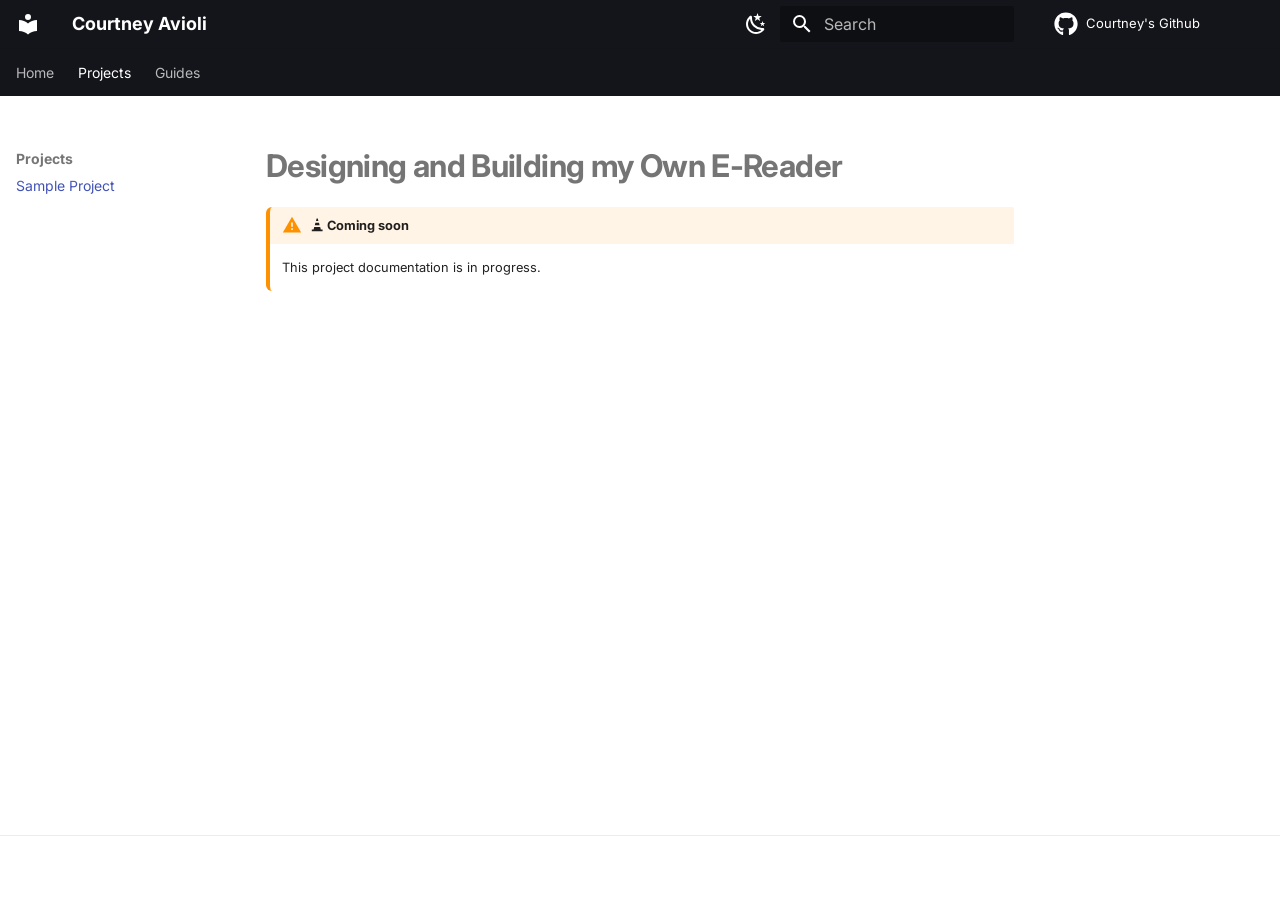
<file: projects/eReader/index.html>
<!doctype html>
<html lang="en" class="no-js">
  <head>
    
      <meta charset="utf-8">
      <meta name="viewport" content="width=device-width,initial-scale=1">
      
        <meta name="description" content="Portfolio">
      
      
        <meta name="author" content="Courtney Avioli">
      
      
        <link rel="canonical" href="https://court-av.github.io/Portfolio/projects/eReader/">
      
      
        <link rel="prev" href="../..">
      
      
        <link rel="next" href="../../guides/website_setup_mkdocs/">
      
      
        
      
      
      <link rel="icon" href="../../assets/images/favicon.png">
      <meta name="generator" content="mkdocs-1.6.1, mkdocs-material-9.7.6">
    
    
      
        <title>Sample Project - Courtney Avioli</title>
      
    
    
      <link rel="stylesheet" href="../../assets/stylesheets/main.484c7ddc.min.css">
      
        
        <link rel="stylesheet" href="../../assets/stylesheets/palette.ab4e12ef.min.css">
      
      


    
    
      
    
    
      
        
        
        <link rel="preconnect" href="https://fonts.gstatic.com" crossorigin>
        <link rel="stylesheet" href="https://fonts.googleapis.com/css?family=Inter:300,300i,400,400i,700,700i%7CJetBrains+Mono:400,400i,700,700i&display=fallback">
        <style>:root{--md-text-font:"Inter";--md-code-font:"JetBrains Mono"}</style>
      
    
    
      <link rel="stylesheet" href="../../stylesheets/extra.css">
    
    <script>__md_scope=new URL("../..",location),__md_hash=e=>[...e].reduce(((e,_)=>(e<<5)-e+_.charCodeAt(0)),0),__md_get=(e,_=localStorage,t=__md_scope)=>JSON.parse(_.getItem(t.pathname+"."+e)),__md_set=(e,_,t=localStorage,a=__md_scope)=>{try{t.setItem(a.pathname+"."+e,JSON.stringify(_))}catch(e){}}</script>
    
      

    
    
  <meta name="robots" content="noindex, nofollow">

  </head>
  
  
    
    
      
    
    
    
    
    <body dir="ltr" data-md-color-scheme="default" data-md-color-primary="black" data-md-color-accent="blue">
  
    
    <input class="md-toggle" data-md-toggle="drawer" type="checkbox" id="__drawer" autocomplete="off">
    <input class="md-toggle" data-md-toggle="search" type="checkbox" id="__search" autocomplete="off">
    <label class="md-overlay" for="__drawer"></label>
    <div data-md-component="skip">
      
        
        <a href="#designing-and-building-my-own-e-reader" class="md-skip">
          Skip to content
        </a>
      
    </div>
    <div data-md-component="announce">
      
    </div>
    
    
      

<header class="md-header" data-md-component="header">
  <nav class="md-header__inner md-grid" aria-label="Header">
    <a href="../.." title="Courtney Avioli" class="md-header__button md-logo" aria-label="Courtney Avioli" data-md-component="logo">
      
  
  <svg xmlns="http://www.w3.org/2000/svg" viewBox="0 0 24 24"><path d="M12 8a3 3 0 0 0 3-3 3 3 0 0 0-3-3 3 3 0 0 0-3 3 3 3 0 0 0 3 3m0 3.54C9.64 9.35 6.5 8 3 8v11c3.5 0 6.64 1.35 9 3.54 2.36-2.19 5.5-3.54 9-3.54V8c-3.5 0-6.64 1.35-9 3.54"/></svg>

    </a>
    <label class="md-header__button md-icon" for="__drawer">
      
      <svg xmlns="http://www.w3.org/2000/svg" viewBox="0 0 24 24"><path d="M3 6h18v2H3zm0 5h18v2H3zm0 5h18v2H3z"/></svg>
    </label>
    <div class="md-header__title" data-md-component="header-title">
      <div class="md-header__ellipsis">
        <div class="md-header__topic">
          <span class="md-ellipsis">
            Courtney Avioli
          </span>
        </div>
        <div class="md-header__topic" data-md-component="header-topic">
          <span class="md-ellipsis">
            
              Sample Project
            
          </span>
        </div>
      </div>
    </div>
    
      
        <form class="md-header__option" data-md-component="palette">
  
    
    
    
    <input class="md-option" data-md-color-media="" data-md-color-scheme="default" data-md-color-primary="black" data-md-color-accent="blue"  aria-label="Switch to dark mode"  type="radio" name="__palette" id="__palette_0">
    
      <label class="md-header__button md-icon" title="Switch to dark mode" for="__palette_1" hidden>
        <svg xmlns="http://www.w3.org/2000/svg" viewBox="0 0 24 24"><path d="m17.75 4.09-2.53 1.94.91 3.06-2.63-1.81-2.63 1.81.91-3.06-2.53-1.94L12.44 4l1.06-3 1.06 3zm3.5 6.91-1.64 1.25.59 1.98-1.7-1.17-1.7 1.17.59-1.98L15.75 11l2.06-.05L18.5 9l.69 1.95zm-2.28 4.95c.83-.08 1.72 1.1 1.19 1.85-.32.45-.66.87-1.08 1.27C15.17 23 8.84 23 4.94 19.07c-3.91-3.9-3.91-10.24 0-14.14.4-.4.82-.76 1.27-1.08.75-.53 1.93.36 1.85 1.19-.27 2.86.69 5.83 2.89 8.02a9.96 9.96 0 0 0 8.02 2.89m-1.64 2.02a12.08 12.08 0 0 1-7.8-3.47c-2.17-2.19-3.33-5-3.49-7.82-2.81 3.14-2.7 7.96.31 10.98 3.02 3.01 7.84 3.12 10.98.31"/></svg>
      </label>
    
  
    
    
    
    <input class="md-option" data-md-color-media="" data-md-color-scheme="slate" data-md-color-primary="black" data-md-color-accent="blue"  aria-label="Switch to light mode"  type="radio" name="__palette" id="__palette_1">
    
      <label class="md-header__button md-icon" title="Switch to light mode" for="__palette_0" hidden>
        <svg xmlns="http://www.w3.org/2000/svg" viewBox="0 0 24 24"><path d="M12 7a5 5 0 0 1 5 5 5 5 0 0 1-5 5 5 5 0 0 1-5-5 5 5 0 0 1 5-5m0 2a3 3 0 0 0-3 3 3 3 0 0 0 3 3 3 3 0 0 0 3-3 3 3 0 0 0-3-3m0-7 2.39 3.42C13.65 5.15 12.84 5 12 5s-1.65.15-2.39.42zM3.34 7l4.16-.35A7.2 7.2 0 0 0 5.94 8.5c-.44.74-.69 1.5-.83 2.29zm.02 10 1.76-3.77a7.131 7.131 0 0 0 2.38 4.14zM20.65 7l-1.77 3.79a7.02 7.02 0 0 0-2.38-4.15zm-.01 10-4.14.36c.59-.51 1.12-1.14 1.54-1.86.42-.73.69-1.5.83-2.29zM12 22l-2.41-3.44c.74.27 1.55.44 2.41.44.82 0 1.63-.17 2.37-.44z"/></svg>
      </label>
    
  
</form>
      
    
    
      <script>var palette=__md_get("__palette");if(palette&&palette.color){if("(prefers-color-scheme)"===palette.color.media){var media=matchMedia("(prefers-color-scheme: light)"),input=document.querySelector(media.matches?"[data-md-color-media='(prefers-color-scheme: light)']":"[data-md-color-media='(prefers-color-scheme: dark)']");palette.color.media=input.getAttribute("data-md-color-media"),palette.color.scheme=input.getAttribute("data-md-color-scheme"),palette.color.primary=input.getAttribute("data-md-color-primary"),palette.color.accent=input.getAttribute("data-md-color-accent")}for(var[key,value]of Object.entries(palette.color))document.body.setAttribute("data-md-color-"+key,value)}</script>
    
    
    
      
      
        <label class="md-header__button md-icon" for="__search">
          
          <svg xmlns="http://www.w3.org/2000/svg" viewBox="0 0 24 24"><path d="M9.5 3A6.5 6.5 0 0 1 16 9.5c0 1.61-.59 3.09-1.56 4.23l.27.27h.79l5 5-1.5 1.5-5-5v-.79l-.27-.27A6.52 6.52 0 0 1 9.5 16 6.5 6.5 0 0 1 3 9.5 6.5 6.5 0 0 1 9.5 3m0 2C7 5 5 7 5 9.5S7 14 9.5 14 14 12 14 9.5 12 5 9.5 5"/></svg>
        </label>
        <div class="md-search" data-md-component="search" role="dialog">
  <label class="md-search__overlay" for="__search"></label>
  <div class="md-search__inner" role="search">
    <form class="md-search__form" name="search">
      <input type="text" class="md-search__input" name="query" aria-label="Search" placeholder="Search" autocapitalize="off" autocorrect="off" autocomplete="off" spellcheck="false" data-md-component="search-query" required>
      <label class="md-search__icon md-icon" for="__search">
        
        <svg xmlns="http://www.w3.org/2000/svg" viewBox="0 0 24 24"><path d="M9.5 3A6.5 6.5 0 0 1 16 9.5c0 1.61-.59 3.09-1.56 4.23l.27.27h.79l5 5-1.5 1.5-5-5v-.79l-.27-.27A6.52 6.52 0 0 1 9.5 16 6.5 6.5 0 0 1 3 9.5 6.5 6.5 0 0 1 9.5 3m0 2C7 5 5 7 5 9.5S7 14 9.5 14 14 12 14 9.5 12 5 9.5 5"/></svg>
        
        <svg xmlns="http://www.w3.org/2000/svg" viewBox="0 0 24 24"><path d="M20 11v2H8l5.5 5.5-1.42 1.42L4.16 12l7.92-7.92L13.5 5.5 8 11z"/></svg>
      </label>
      <nav class="md-search__options" aria-label="Search">
        
        <button type="reset" class="md-search__icon md-icon" title="Clear" aria-label="Clear" tabindex="-1">
          
          <svg xmlns="http://www.w3.org/2000/svg" viewBox="0 0 24 24"><path d="M19 6.41 17.59 5 12 10.59 6.41 5 5 6.41 10.59 12 5 17.59 6.41 19 12 13.41 17.59 19 19 17.59 13.41 12z"/></svg>
        </button>
      </nav>
      
        <div class="md-search__suggest" data-md-component="search-suggest"></div>
      
    </form>
    <div class="md-search__output">
      <div class="md-search__scrollwrap" tabindex="0" data-md-scrollfix>
        <div class="md-search-result" data-md-component="search-result">
          <div class="md-search-result__meta">
            Initializing search
          </div>
          <ol class="md-search-result__list" role="presentation"></ol>
        </div>
      </div>
    </div>
  </div>
</div>
      
    
    
      <div class="md-header__source">
        <a href="https://github.com/court-av/Portfolio" title="Go to repository" class="md-source" data-md-component="source">
  <div class="md-source__icon md-icon">
    
    <svg xmlns="http://www.w3.org/2000/svg" viewBox="0 0 512 512"><!--! Font Awesome Free 7.1.0 by @fontawesome - https://fontawesome.com License - https://fontawesome.com/license/free (Icons: CC BY 4.0, Fonts: SIL OFL 1.1, Code: MIT License) Copyright 2025 Fonticons, Inc.--><path d="M173.9 397.4c0 2-2.3 3.6-5.2 3.6-3.3.3-5.6-1.3-5.6-3.6 0-2 2.3-3.6 5.2-3.6 3-.3 5.6 1.3 5.6 3.6m-31.1-4.5c-.7 2 1.3 4.3 4.3 4.9 2.6 1 5.6 0 6.2-2s-1.3-4.3-4.3-5.2c-2.6-.7-5.5.3-6.2 2.3m44.2-1.7c-2.9.7-4.9 2.6-4.6 4.9.3 2 2.9 3.3 5.9 2.6 2.9-.7 4.9-2.6 4.6-4.6-.3-1.9-3-3.2-5.9-2.9M252.8 8C114.1 8 8 113.3 8 252c0 110.9 69.8 205.8 169.5 239.2 12.8 2.3 17.3-5.6 17.3-12.1 0-6.2-.3-40.4-.3-61.4 0 0-70 15-84.7-29.8 0 0-11.4-29.1-27.8-36.6 0 0-22.9-15.7 1.6-15.4 0 0 24.9 2 38.6 25.8 21.9 38.6 58.6 27.5 72.9 20.9 2.3-16 8.8-27.1 16-33.7-55.9-6.2-112.3-14.3-112.3-110.5 0-27.5 7.6-41.3 23.6-58.9-2.6-6.5-11.1-33.3 2.6-67.9 20.9-6.5 69 27 69 27 20-5.6 41.5-8.5 62.8-8.5s42.8 2.9 62.8 8.5c0 0 48.1-33.6 69-27 13.7 34.7 5.2 61.4 2.6 67.9 16 17.7 25.8 31.5 25.8 58.9 0 96.5-58.9 104.2-114.8 110.5 9.2 7.9 17 22.9 17 46.4 0 33.7-.3 75.4-.3 83.6 0 6.5 4.6 14.4 17.3 12.1C436.2 457.8 504 362.9 504 252 504 113.3 391.5 8 252.8 8M105.2 352.9c-1.3 1-1 3.3.7 5.2 1.6 1.6 3.9 2.3 5.2 1 1.3-1 1-3.3-.7-5.2-1.6-1.6-3.9-2.3-5.2-1m-10.8-8.1c-.7 1.3.3 2.9 2.3 3.9 1.6 1 3.6.7 4.3-.7.7-1.3-.3-2.9-2.3-3.9-2-.6-3.6-.3-4.3.7m32.4 35.6c-1.6 1.3-1 4.3 1.3 6.2 2.3 2.3 5.2 2.6 6.5 1 1.3-1.3.7-4.3-1.3-6.2-2.2-2.3-5.2-2.6-6.5-1m-11.4-14.7c-1.6 1-1.6 3.6 0 5.9s4.3 3.3 5.6 2.3c1.6-1.3 1.6-3.9 0-6.2-1.4-2.3-4-3.3-5.6-2"/></svg>
  </div>
  <div class="md-source__repository">
    Courtney's Github
  </div>
</a>
      </div>
    
  </nav>
  
</header>
    
    <div class="md-container" data-md-component="container">
      
      
        
          
            
<nav class="md-tabs" aria-label="Tabs" data-md-component="tabs">
  <div class="md-grid">
    <ul class="md-tabs__list">
      
        
  
  
  
  
    <li class="md-tabs__item">
      <a href="../.." class="md-tabs__link">
        
  
  
    
  
  Home

      </a>
    </li>
  

      
        
  
  
  
    
  
  
    
    
      <li class="md-tabs__item md-tabs__item--active">
        <a href="./" class="md-tabs__link">
          
  
  
  Projects

        </a>
      </li>
    
  

      
        
  
  
  
  
    
    
      <li class="md-tabs__item">
        <a href="../../guides/website_setup_mkdocs/" class="md-tabs__link">
          
  
  
  Guides

        </a>
      </li>
    
  

      
    </ul>
  </div>
</nav>
          
        
      
      <main class="md-main" data-md-component="main">
        <div class="md-main__inner md-grid">
          
            
              
              <div class="md-sidebar md-sidebar--primary" data-md-component="sidebar" data-md-type="navigation" >
                <div class="md-sidebar__scrollwrap">
                  <div class="md-sidebar__inner">
                    


  


<nav class="md-nav md-nav--primary md-nav--lifted" aria-label="Navigation" data-md-level="0">
  <label class="md-nav__title" for="__drawer">
    <a href="../.." title="Courtney Avioli" class="md-nav__button md-logo" aria-label="Courtney Avioli" data-md-component="logo">
      
  
  <svg xmlns="http://www.w3.org/2000/svg" viewBox="0 0 24 24"><path d="M12 8a3 3 0 0 0 3-3 3 3 0 0 0-3-3 3 3 0 0 0-3 3 3 3 0 0 0 3 3m0 3.54C9.64 9.35 6.5 8 3 8v11c3.5 0 6.64 1.35 9 3.54 2.36-2.19 5.5-3.54 9-3.54V8c-3.5 0-6.64 1.35-9 3.54"/></svg>

    </a>
    Courtney Avioli
  </label>
  
    <div class="md-nav__source">
      <a href="https://github.com/court-av/Portfolio" title="Go to repository" class="md-source" data-md-component="source">
  <div class="md-source__icon md-icon">
    
    <svg xmlns="http://www.w3.org/2000/svg" viewBox="0 0 512 512"><!--! Font Awesome Free 7.1.0 by @fontawesome - https://fontawesome.com License - https://fontawesome.com/license/free (Icons: CC BY 4.0, Fonts: SIL OFL 1.1, Code: MIT License) Copyright 2025 Fonticons, Inc.--><path d="M173.9 397.4c0 2-2.3 3.6-5.2 3.6-3.3.3-5.6-1.3-5.6-3.6 0-2 2.3-3.6 5.2-3.6 3-.3 5.6 1.3 5.6 3.6m-31.1-4.5c-.7 2 1.3 4.3 4.3 4.9 2.6 1 5.6 0 6.2-2s-1.3-4.3-4.3-5.2c-2.6-.7-5.5.3-6.2 2.3m44.2-1.7c-2.9.7-4.9 2.6-4.6 4.9.3 2 2.9 3.3 5.9 2.6 2.9-.7 4.9-2.6 4.6-4.6-.3-1.9-3-3.2-5.9-2.9M252.8 8C114.1 8 8 113.3 8 252c0 110.9 69.8 205.8 169.5 239.2 12.8 2.3 17.3-5.6 17.3-12.1 0-6.2-.3-40.4-.3-61.4 0 0-70 15-84.7-29.8 0 0-11.4-29.1-27.8-36.6 0 0-22.9-15.7 1.6-15.4 0 0 24.9 2 38.6 25.8 21.9 38.6 58.6 27.5 72.9 20.9 2.3-16 8.8-27.1 16-33.7-55.9-6.2-112.3-14.3-112.3-110.5 0-27.5 7.6-41.3 23.6-58.9-2.6-6.5-11.1-33.3 2.6-67.9 20.9-6.5 69 27 69 27 20-5.6 41.5-8.5 62.8-8.5s42.8 2.9 62.8 8.5c0 0 48.1-33.6 69-27 13.7 34.7 5.2 61.4 2.6 67.9 16 17.7 25.8 31.5 25.8 58.9 0 96.5-58.9 104.2-114.8 110.5 9.2 7.9 17 22.9 17 46.4 0 33.7-.3 75.4-.3 83.6 0 6.5 4.6 14.4 17.3 12.1C436.2 457.8 504 362.9 504 252 504 113.3 391.5 8 252.8 8M105.2 352.9c-1.3 1-1 3.3.7 5.2 1.6 1.6 3.9 2.3 5.2 1 1.3-1 1-3.3-.7-5.2-1.6-1.6-3.9-2.3-5.2-1m-10.8-8.1c-.7 1.3.3 2.9 2.3 3.9 1.6 1 3.6.7 4.3-.7.7-1.3-.3-2.9-2.3-3.9-2-.6-3.6-.3-4.3.7m32.4 35.6c-1.6 1.3-1 4.3 1.3 6.2 2.3 2.3 5.2 2.6 6.5 1 1.3-1.3.7-4.3-1.3-6.2-2.2-2.3-5.2-2.6-6.5-1m-11.4-14.7c-1.6 1-1.6 3.6 0 5.9s4.3 3.3 5.6 2.3c1.6-1.3 1.6-3.9 0-6.2-1.4-2.3-4-3.3-5.6-2"/></svg>
  </div>
  <div class="md-source__repository">
    Courtney's Github
  </div>
</a>
    </div>
  
  <ul class="md-nav__list" data-md-scrollfix>
    
      
      
  
  
  
  
    <li class="md-nav__item">
      <a href="../.." class="md-nav__link">
        
  
  
  <span class="md-ellipsis">
    
  
    Home
  

    
  </span>
  
  

      </a>
    </li>
  

    
      
      
  
  
    
  
  
  
    
    
    
    
      
        
        
      
      
        
      
    
    
    <li class="md-nav__item md-nav__item--active md-nav__item--section md-nav__item--nested">
      
        
        
        <input class="md-nav__toggle md-toggle " type="checkbox" id="__nav_2" checked>
        
          
          <label class="md-nav__link" for="__nav_2" id="__nav_2_label" tabindex="">
            
  
  
  <span class="md-ellipsis">
    
  
    Projects
  

    
  </span>
  
  

            <span class="md-nav__icon md-icon"></span>
          </label>
        
        <nav class="md-nav" data-md-level="1" aria-labelledby="__nav_2_label" aria-expanded="true">
          <label class="md-nav__title" for="__nav_2">
            <span class="md-nav__icon md-icon"></span>
            
  
    Projects
  

          </label>
          <ul class="md-nav__list" data-md-scrollfix>
            
              
                
  
  
    
  
  
  
    <li class="md-nav__item md-nav__item--active">
      
      <input class="md-nav__toggle md-toggle" type="checkbox" id="__toc">
      
      
        
      
      
      <a href="./" class="md-nav__link md-nav__link--active">
        
  
  
  <span class="md-ellipsis">
    
  
    Sample Project
  

    
  </span>
  
  

      </a>
      
    </li>
  

              
            
          </ul>
        </nav>
      
    </li>
  

    
      
      
  
  
  
  
    
    
    
    
      
      
        
      
    
    
    <li class="md-nav__item md-nav__item--nested">
      
        
        
        <input class="md-nav__toggle md-toggle " type="checkbox" id="__nav_3" >
        
          
          <label class="md-nav__link" for="__nav_3" id="__nav_3_label" tabindex="0">
            
  
  
  <span class="md-ellipsis">
    
  
    Guides
  

    
  </span>
  
  

            <span class="md-nav__icon md-icon"></span>
          </label>
        
        <nav class="md-nav" data-md-level="1" aria-labelledby="__nav_3_label" aria-expanded="false">
          <label class="md-nav__title" for="__nav_3">
            <span class="md-nav__icon md-icon"></span>
            
  
    Guides
  

          </label>
          <ul class="md-nav__list" data-md-scrollfix>
            
              
                
  
  
  
  
    <li class="md-nav__item">
      <a href="../../guides/website_setup_mkdocs/" class="md-nav__link">
        
  
  
  <span class="md-ellipsis">
    
  
    Set Up Your Own Website
  

    
  </span>
  
  

      </a>
    </li>
  

              
            
              
                
  
  
  
  
    <li class="md-nav__item">
      <a href="../../guides/epaper_pi/" class="md-nav__link">
        
  
  
  <span class="md-ellipsis">
    
  
    Configuring an e-Paper Display on Raspberry Pi
  

    
  </span>
  
  

      </a>
    </li>
  

              
            
              
                
  
  
  
  
    <li class="md-nav__item">
      <a href="../../guides/exploded_assembly/" class="md-nav__link">
        
  
  
  <span class="md-ellipsis">
    
  
    Creating an Exploded Assembly Drawing in SolidWorks
  

    
  </span>
  
  

      </a>
    </li>
  

              
            
          </ul>
        </nav>
      
    </li>
  

    
  </ul>
</nav>
                  </div>
                </div>
              </div>
            
            
              
              <div class="md-sidebar md-sidebar--secondary" data-md-component="sidebar" data-md-type="toc" >
                <div class="md-sidebar__scrollwrap">
                  <div class="md-sidebar__inner">
                    

<nav class="md-nav md-nav--secondary" aria-label="Table of contents">
  
  
  
    
  
  
</nav>
                  </div>
                </div>
              </div>
            
          
          
            <div class="md-content" data-md-component="content">
              
              <article class="md-content__inner md-typeset">
                
                  


  
  


<h1 id="designing-and-building-my-own-e-reader">Designing and Building my Own E-Reader<a class="headerlink" href="#designing-and-building-my-own-e-reader" title="Permanent link">&para;</a></h1>
<div class="admonition warning">
<p class="admonition-title"><span class="twemoji"><svg xmlns="http://www.w3.org/2000/svg" viewBox="0 0 24 24"><path d="m17 15 1 4h3v3H3v-3h3l1-4zm-2-7 1 4H8l1-4zm-2-7 1 4h-4l1-4z"/></svg></span> Coming soon</p>
<p>This project documentation is in progress.</p>
</div>












                
              </article>
            </div>
          
          
<script>var target=document.getElementById(location.hash.slice(1));target&&target.name&&(target.checked=target.name.startsWith("__tabbed_"))</script>
        </div>
        
          <button type="button" class="md-top md-icon" data-md-component="top" hidden>
  
  <svg xmlns="http://www.w3.org/2000/svg" viewBox="0 0 24 24"><path d="M13 20h-2V8l-5.5 5.5-1.42-1.42L12 4.16l7.92 7.92-1.42 1.42L13 8z"/></svg>
  Back to top
</button>
        
      </main>
      
        <footer class="md-footer">
  
  <div class="md-footer-meta md-typeset">
    <div class="md-footer-meta__inner md-grid">
      <div class="md-copyright">
  
  
    Made with
    <a href="https://squidfunk.github.io/mkdocs-material/" target="_blank" rel="noopener">
      Material for MkDocs
    </a>
  
</div>
      
        
<div class="md-social">
  
    
    
    
    
      
      
    
    <a href="https://github.com/court-av" target="_blank" rel="noopener" title="github.com" class="md-social__link">
      <svg xmlns="http://www.w3.org/2000/svg" viewBox="0 0 512 512"><!--! Font Awesome Free 7.1.0 by @fontawesome - https://fontawesome.com License - https://fontawesome.com/license/free (Icons: CC BY 4.0, Fonts: SIL OFL 1.1, Code: MIT License) Copyright 2025 Fonticons, Inc.--><path d="M173.9 397.4c0 2-2.3 3.6-5.2 3.6-3.3.3-5.6-1.3-5.6-3.6 0-2 2.3-3.6 5.2-3.6 3-.3 5.6 1.3 5.6 3.6m-31.1-4.5c-.7 2 1.3 4.3 4.3 4.9 2.6 1 5.6 0 6.2-2s-1.3-4.3-4.3-5.2c-2.6-.7-5.5.3-6.2 2.3m44.2-1.7c-2.9.7-4.9 2.6-4.6 4.9.3 2 2.9 3.3 5.9 2.6 2.9-.7 4.9-2.6 4.6-4.6-.3-1.9-3-3.2-5.9-2.9M252.8 8C114.1 8 8 113.3 8 252c0 110.9 69.8 205.8 169.5 239.2 12.8 2.3 17.3-5.6 17.3-12.1 0-6.2-.3-40.4-.3-61.4 0 0-70 15-84.7-29.8 0 0-11.4-29.1-27.8-36.6 0 0-22.9-15.7 1.6-15.4 0 0 24.9 2 38.6 25.8 21.9 38.6 58.6 27.5 72.9 20.9 2.3-16 8.8-27.1 16-33.7-55.9-6.2-112.3-14.3-112.3-110.5 0-27.5 7.6-41.3 23.6-58.9-2.6-6.5-11.1-33.3 2.6-67.9 20.9-6.5 69 27 69 27 20-5.6 41.5-8.5 62.8-8.5s42.8 2.9 62.8 8.5c0 0 48.1-33.6 69-27 13.7 34.7 5.2 61.4 2.6 67.9 16 17.7 25.8 31.5 25.8 58.9 0 96.5-58.9 104.2-114.8 110.5 9.2 7.9 17 22.9 17 46.4 0 33.7-.3 75.4-.3 83.6 0 6.5 4.6 14.4 17.3 12.1C436.2 457.8 504 362.9 504 252 504 113.3 391.5 8 252.8 8M105.2 352.9c-1.3 1-1 3.3.7 5.2 1.6 1.6 3.9 2.3 5.2 1 1.3-1 1-3.3-.7-5.2-1.6-1.6-3.9-2.3-5.2-1m-10.8-8.1c-.7 1.3.3 2.9 2.3 3.9 1.6 1 3.6.7 4.3-.7.7-1.3-.3-2.9-2.3-3.9-2-.6-3.6-.3-4.3.7m32.4 35.6c-1.6 1.3-1 4.3 1.3 6.2 2.3 2.3 5.2 2.6 6.5 1 1.3-1.3.7-4.3-1.3-6.2-2.2-2.3-5.2-2.6-6.5-1m-11.4-14.7c-1.6 1-1.6 3.6 0 5.9s4.3 3.3 5.6 2.3c1.6-1.3 1.6-3.9 0-6.2-1.4-2.3-4-3.3-5.6-2"/></svg>
    </a>
  
    
    
    
    
      
      
    
    <a href="https://linkedin.com/in/courtneyavioli" target="_blank" rel="noopener" title="linkedin.com" class="md-social__link">
      <svg xmlns="http://www.w3.org/2000/svg" viewBox="0 0 448 512"><!--! Font Awesome Free 7.1.0 by @fontawesome - https://fontawesome.com License - https://fontawesome.com/license/free (Icons: CC BY 4.0, Fonts: SIL OFL 1.1, Code: MIT License) Copyright 2025 Fonticons, Inc.--><path d="M416 32H31.9C14.3 32 0 46.5 0 64.3v383.4C0 465.5 14.3 480 31.9 480H416c17.6 0 32-14.5 32-32.3V64.3c0-17.8-14.4-32.3-32-32.3M135.4 416H69V202.2h66.5V416zM102.2 96a38.5 38.5 0 1 1 0 77 38.5 38.5 0 1 1 0-77m282.1 320h-66.4V312c0-24.8-.5-56.7-34.5-56.7-34.6 0-39.9 27-39.9 54.9V416h-66.4V202.2h63.7v29.2h.9c8.9-16.8 30.6-34.5 62.9-34.5 67.2 0 79.7 44.3 79.7 101.9z"/></svg>
    </a>
  
</div>
      
    </div>
  </div>
</footer>
      
    </div>
    <div class="md-dialog" data-md-component="dialog">
      <div class="md-dialog__inner md-typeset"></div>
    </div>
    
    
    
      
      
      <script id="__config" type="application/json">{"annotate": null, "base": "../..", "features": ["navigation.tabs", "navigation.sections", "navigation.top", "navigation.instant", "content.code.copy", "content.code.annotate", "search.suggest", "search.highlight", "toc.follow"], "search": "../../assets/javascripts/workers/search.2c215733.min.js", "tags": null, "translations": {"clipboard.copied": "Copied to clipboard", "clipboard.copy": "Copy to clipboard", "search.result.more.one": "1 more on this page", "search.result.more.other": "# more on this page", "search.result.none": "No matching documents", "search.result.one": "1 matching document", "search.result.other": "# matching documents", "search.result.placeholder": "Type to start searching", "search.result.term.missing": "Missing", "select.version": "Select version"}, "version": null}</script>
    
    
      <script src="../../assets/javascripts/bundle.79ae519e.min.js"></script>
      
    
  </body>
</html>
</file>
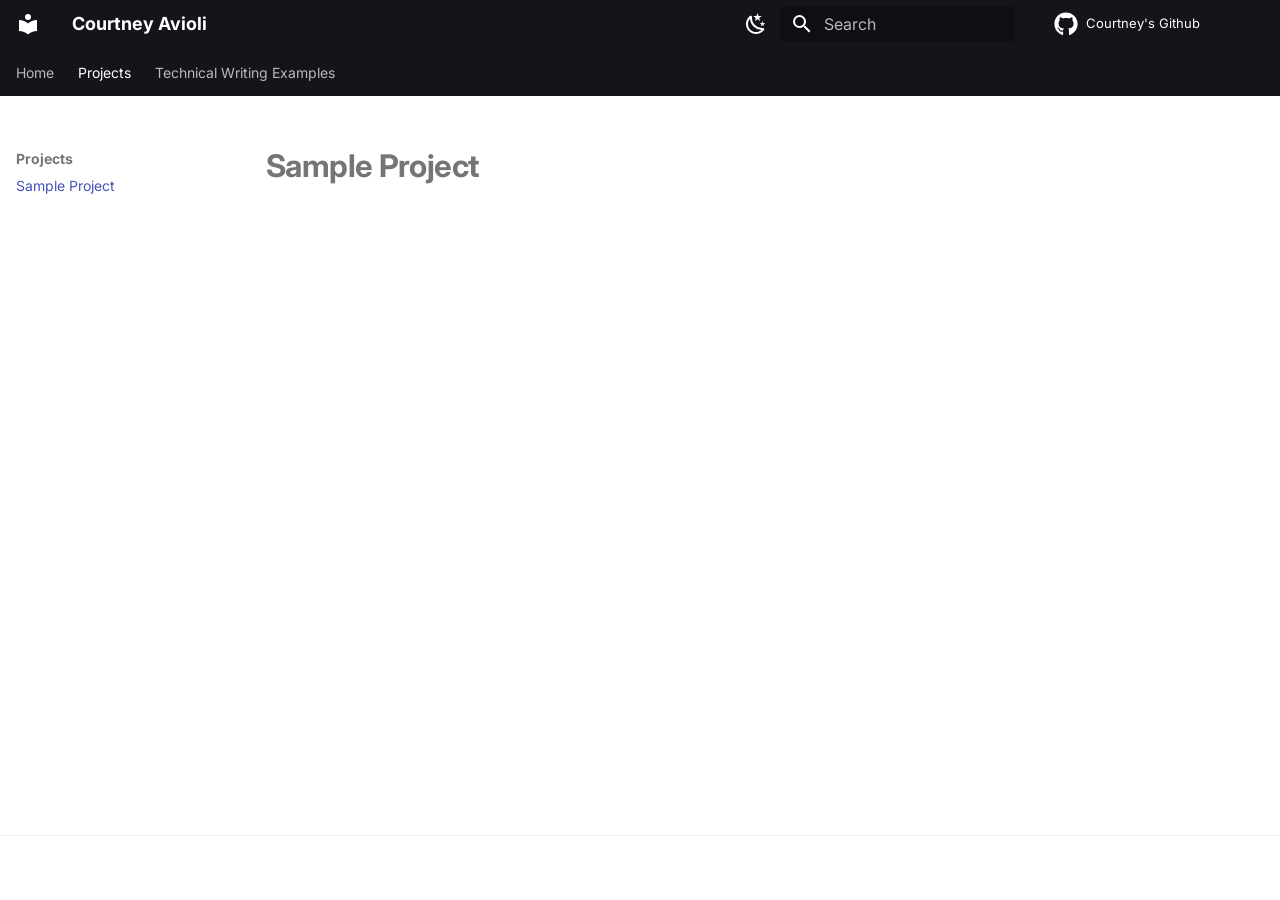
<file: projects/project/index.html>
<!doctype html>
<html lang="en" class="no-js">
  <head>
    
      <meta charset="utf-8">
      <meta name="viewport" content="width=device-width,initial-scale=1">
      
        <meta name="description" content="Portfolio">
      
      
        <meta name="author" content="Courtney Avioli">
      
      
        <link rel="canonical" href="https://court-av.github.io/Portfolio/projects/project/">
      
      
        <link rel="prev" href="../..">
      
      
        <link rel="next" href="../../guides/website_setup_mkdocs/">
      
      
        
      
      
      <link rel="icon" href="../../assets/images/favicon.png">
      <meta name="generator" content="mkdocs-1.6.1, mkdocs-material-9.7.6">
    
    
      
        <title>Sample Project - Courtney Avioli</title>
      
    
    
      <link rel="stylesheet" href="../../assets/stylesheets/main.484c7ddc.min.css">
      
        
        <link rel="stylesheet" href="../../assets/stylesheets/palette.ab4e12ef.min.css">
      
      


    
    
      
    
    
      
        
        
        <link rel="preconnect" href="https://fonts.gstatic.com" crossorigin>
        <link rel="stylesheet" href="https://fonts.googleapis.com/css?family=Inter:300,300i,400,400i,700,700i%7CJetBrains+Mono:400,400i,700,700i&display=fallback">
        <style>:root{--md-text-font:"Inter";--md-code-font:"JetBrains Mono"}</style>
      
    
    
      <link rel="stylesheet" href="../../stylesheets/extra.css">
    
    <script>__md_scope=new URL("../..",location),__md_hash=e=>[...e].reduce(((e,_)=>(e<<5)-e+_.charCodeAt(0)),0),__md_get=(e,_=localStorage,t=__md_scope)=>JSON.parse(_.getItem(t.pathname+"."+e)),__md_set=(e,_,t=localStorage,a=__md_scope)=>{try{t.setItem(a.pathname+"."+e,JSON.stringify(_))}catch(e){}}</script>
    
      

    
    
  </head>
  
  
    
    
      
    
    
    
    
    <body dir="ltr" data-md-color-scheme="default" data-md-color-primary="black" data-md-color-accent="blue">
  
    
    <input class="md-toggle" data-md-toggle="drawer" type="checkbox" id="__drawer" autocomplete="off">
    <input class="md-toggle" data-md-toggle="search" type="checkbox" id="__search" autocomplete="off">
    <label class="md-overlay" for="__drawer"></label>
    <div data-md-component="skip">
      
        
        <a href="#sample-project" class="md-skip">
          Skip to content
        </a>
      
    </div>
    <div data-md-component="announce">
      
    </div>
    
    
      

<header class="md-header" data-md-component="header">
  <nav class="md-header__inner md-grid" aria-label="Header">
    <a href="../.." title="Courtney Avioli" class="md-header__button md-logo" aria-label="Courtney Avioli" data-md-component="logo">
      
  
  <svg xmlns="http://www.w3.org/2000/svg" viewBox="0 0 24 24"><path d="M12 8a3 3 0 0 0 3-3 3 3 0 0 0-3-3 3 3 0 0 0-3 3 3 3 0 0 0 3 3m0 3.54C9.64 9.35 6.5 8 3 8v11c3.5 0 6.64 1.35 9 3.54 2.36-2.19 5.5-3.54 9-3.54V8c-3.5 0-6.64 1.35-9 3.54"/></svg>

    </a>
    <label class="md-header__button md-icon" for="__drawer">
      
      <svg xmlns="http://www.w3.org/2000/svg" viewBox="0 0 24 24"><path d="M3 6h18v2H3zm0 5h18v2H3zm0 5h18v2H3z"/></svg>
    </label>
    <div class="md-header__title" data-md-component="header-title">
      <div class="md-header__ellipsis">
        <div class="md-header__topic">
          <span class="md-ellipsis">
            Courtney Avioli
          </span>
        </div>
        <div class="md-header__topic" data-md-component="header-topic">
          <span class="md-ellipsis">
            
              Sample Project
            
          </span>
        </div>
      </div>
    </div>
    
      
        <form class="md-header__option" data-md-component="palette">
  
    
    
    
    <input class="md-option" data-md-color-media="" data-md-color-scheme="default" data-md-color-primary="black" data-md-color-accent="blue"  aria-label="Switch to dark mode"  type="radio" name="__palette" id="__palette_0">
    
      <label class="md-header__button md-icon" title="Switch to dark mode" for="__palette_1" hidden>
        <svg xmlns="http://www.w3.org/2000/svg" viewBox="0 0 24 24"><path d="m17.75 4.09-2.53 1.94.91 3.06-2.63-1.81-2.63 1.81.91-3.06-2.53-1.94L12.44 4l1.06-3 1.06 3zm3.5 6.91-1.64 1.25.59 1.98-1.7-1.17-1.7 1.17.59-1.98L15.75 11l2.06-.05L18.5 9l.69 1.95zm-2.28 4.95c.83-.08 1.72 1.1 1.19 1.85-.32.45-.66.87-1.08 1.27C15.17 23 8.84 23 4.94 19.07c-3.91-3.9-3.91-10.24 0-14.14.4-.4.82-.76 1.27-1.08.75-.53 1.93.36 1.85 1.19-.27 2.86.69 5.83 2.89 8.02a9.96 9.96 0 0 0 8.02 2.89m-1.64 2.02a12.08 12.08 0 0 1-7.8-3.47c-2.17-2.19-3.33-5-3.49-7.82-2.81 3.14-2.7 7.96.31 10.98 3.02 3.01 7.84 3.12 10.98.31"/></svg>
      </label>
    
  
    
    
    
    <input class="md-option" data-md-color-media="" data-md-color-scheme="slate" data-md-color-primary="black" data-md-color-accent="blue"  aria-label="Switch to light mode"  type="radio" name="__palette" id="__palette_1">
    
      <label class="md-header__button md-icon" title="Switch to light mode" for="__palette_0" hidden>
        <svg xmlns="http://www.w3.org/2000/svg" viewBox="0 0 24 24"><path d="M12 7a5 5 0 0 1 5 5 5 5 0 0 1-5 5 5 5 0 0 1-5-5 5 5 0 0 1 5-5m0 2a3 3 0 0 0-3 3 3 3 0 0 0 3 3 3 3 0 0 0 3-3 3 3 0 0 0-3-3m0-7 2.39 3.42C13.65 5.15 12.84 5 12 5s-1.65.15-2.39.42zM3.34 7l4.16-.35A7.2 7.2 0 0 0 5.94 8.5c-.44.74-.69 1.5-.83 2.29zm.02 10 1.76-3.77a7.131 7.131 0 0 0 2.38 4.14zM20.65 7l-1.77 3.79a7.02 7.02 0 0 0-2.38-4.15zm-.01 10-4.14.36c.59-.51 1.12-1.14 1.54-1.86.42-.73.69-1.5.83-2.29zM12 22l-2.41-3.44c.74.27 1.55.44 2.41.44.82 0 1.63-.17 2.37-.44z"/></svg>
      </label>
    
  
</form>
      
    
    
      <script>var palette=__md_get("__palette");if(palette&&palette.color){if("(prefers-color-scheme)"===palette.color.media){var media=matchMedia("(prefers-color-scheme: light)"),input=document.querySelector(media.matches?"[data-md-color-media='(prefers-color-scheme: light)']":"[data-md-color-media='(prefers-color-scheme: dark)']");palette.color.media=input.getAttribute("data-md-color-media"),palette.color.scheme=input.getAttribute("data-md-color-scheme"),palette.color.primary=input.getAttribute("data-md-color-primary"),palette.color.accent=input.getAttribute("data-md-color-accent")}for(var[key,value]of Object.entries(palette.color))document.body.setAttribute("data-md-color-"+key,value)}</script>
    
    
    
      
      
        <label class="md-header__button md-icon" for="__search">
          
          <svg xmlns="http://www.w3.org/2000/svg" viewBox="0 0 24 24"><path d="M9.5 3A6.5 6.5 0 0 1 16 9.5c0 1.61-.59 3.09-1.56 4.23l.27.27h.79l5 5-1.5 1.5-5-5v-.79l-.27-.27A6.52 6.52 0 0 1 9.5 16 6.5 6.5 0 0 1 3 9.5 6.5 6.5 0 0 1 9.5 3m0 2C7 5 5 7 5 9.5S7 14 9.5 14 14 12 14 9.5 12 5 9.5 5"/></svg>
        </label>
        <div class="md-search" data-md-component="search" role="dialog">
  <label class="md-search__overlay" for="__search"></label>
  <div class="md-search__inner" role="search">
    <form class="md-search__form" name="search">
      <input type="text" class="md-search__input" name="query" aria-label="Search" placeholder="Search" autocapitalize="off" autocorrect="off" autocomplete="off" spellcheck="false" data-md-component="search-query" required>
      <label class="md-search__icon md-icon" for="__search">
        
        <svg xmlns="http://www.w3.org/2000/svg" viewBox="0 0 24 24"><path d="M9.5 3A6.5 6.5 0 0 1 16 9.5c0 1.61-.59 3.09-1.56 4.23l.27.27h.79l5 5-1.5 1.5-5-5v-.79l-.27-.27A6.52 6.52 0 0 1 9.5 16 6.5 6.5 0 0 1 3 9.5 6.5 6.5 0 0 1 9.5 3m0 2C7 5 5 7 5 9.5S7 14 9.5 14 14 12 14 9.5 12 5 9.5 5"/></svg>
        
        <svg xmlns="http://www.w3.org/2000/svg" viewBox="0 0 24 24"><path d="M20 11v2H8l5.5 5.5-1.42 1.42L4.16 12l7.92-7.92L13.5 5.5 8 11z"/></svg>
      </label>
      <nav class="md-search__options" aria-label="Search">
        
        <button type="reset" class="md-search__icon md-icon" title="Clear" aria-label="Clear" tabindex="-1">
          
          <svg xmlns="http://www.w3.org/2000/svg" viewBox="0 0 24 24"><path d="M19 6.41 17.59 5 12 10.59 6.41 5 5 6.41 10.59 12 5 17.59 6.41 19 12 13.41 17.59 19 19 17.59 13.41 12z"/></svg>
        </button>
      </nav>
      
        <div class="md-search__suggest" data-md-component="search-suggest"></div>
      
    </form>
    <div class="md-search__output">
      <div class="md-search__scrollwrap" tabindex="0" data-md-scrollfix>
        <div class="md-search-result" data-md-component="search-result">
          <div class="md-search-result__meta">
            Initializing search
          </div>
          <ol class="md-search-result__list" role="presentation"></ol>
        </div>
      </div>
    </div>
  </div>
</div>
      
    
    
      <div class="md-header__source">
        <a href="https://github.com/court-av/Portfolio" title="Go to repository" class="md-source" data-md-component="source">
  <div class="md-source__icon md-icon">
    
    <svg xmlns="http://www.w3.org/2000/svg" viewBox="0 0 512 512"><!--! Font Awesome Free 7.1.0 by @fontawesome - https://fontawesome.com License - https://fontawesome.com/license/free (Icons: CC BY 4.0, Fonts: SIL OFL 1.1, Code: MIT License) Copyright 2025 Fonticons, Inc.--><path d="M173.9 397.4c0 2-2.3 3.6-5.2 3.6-3.3.3-5.6-1.3-5.6-3.6 0-2 2.3-3.6 5.2-3.6 3-.3 5.6 1.3 5.6 3.6m-31.1-4.5c-.7 2 1.3 4.3 4.3 4.9 2.6 1 5.6 0 6.2-2s-1.3-4.3-4.3-5.2c-2.6-.7-5.5.3-6.2 2.3m44.2-1.7c-2.9.7-4.9 2.6-4.6 4.9.3 2 2.9 3.3 5.9 2.6 2.9-.7 4.9-2.6 4.6-4.6-.3-1.9-3-3.2-5.9-2.9M252.8 8C114.1 8 8 113.3 8 252c0 110.9 69.8 205.8 169.5 239.2 12.8 2.3 17.3-5.6 17.3-12.1 0-6.2-.3-40.4-.3-61.4 0 0-70 15-84.7-29.8 0 0-11.4-29.1-27.8-36.6 0 0-22.9-15.7 1.6-15.4 0 0 24.9 2 38.6 25.8 21.9 38.6 58.6 27.5 72.9 20.9 2.3-16 8.8-27.1 16-33.7-55.9-6.2-112.3-14.3-112.3-110.5 0-27.5 7.6-41.3 23.6-58.9-2.6-6.5-11.1-33.3 2.6-67.9 20.9-6.5 69 27 69 27 20-5.6 41.5-8.5 62.8-8.5s42.8 2.9 62.8 8.5c0 0 48.1-33.6 69-27 13.7 34.7 5.2 61.4 2.6 67.9 16 17.7 25.8 31.5 25.8 58.9 0 96.5-58.9 104.2-114.8 110.5 9.2 7.9 17 22.9 17 46.4 0 33.7-.3 75.4-.3 83.6 0 6.5 4.6 14.4 17.3 12.1C436.2 457.8 504 362.9 504 252 504 113.3 391.5 8 252.8 8M105.2 352.9c-1.3 1-1 3.3.7 5.2 1.6 1.6 3.9 2.3 5.2 1 1.3-1 1-3.3-.7-5.2-1.6-1.6-3.9-2.3-5.2-1m-10.8-8.1c-.7 1.3.3 2.9 2.3 3.9 1.6 1 3.6.7 4.3-.7.7-1.3-.3-2.9-2.3-3.9-2-.6-3.6-.3-4.3.7m32.4 35.6c-1.6 1.3-1 4.3 1.3 6.2 2.3 2.3 5.2 2.6 6.5 1 1.3-1.3.7-4.3-1.3-6.2-2.2-2.3-5.2-2.6-6.5-1m-11.4-14.7c-1.6 1-1.6 3.6 0 5.9s4.3 3.3 5.6 2.3c1.6-1.3 1.6-3.9 0-6.2-1.4-2.3-4-3.3-5.6-2"/></svg>
  </div>
  <div class="md-source__repository">
    Courtney's Github
  </div>
</a>
      </div>
    
  </nav>
  
</header>
    
    <div class="md-container" data-md-component="container">
      
      
        
          
            
<nav class="md-tabs" aria-label="Tabs" data-md-component="tabs">
  <div class="md-grid">
    <ul class="md-tabs__list">
      
        
  
  
  
  
    <li class="md-tabs__item">
      <a href="../.." class="md-tabs__link">
        
  
  
    
  
  Home

      </a>
    </li>
  

      
        
  
  
  
    
  
  
    
    
      <li class="md-tabs__item md-tabs__item--active">
        <a href="./" class="md-tabs__link">
          
  
  
  Projects

        </a>
      </li>
    
  

      
        
  
  
  
  
    
    
      <li class="md-tabs__item">
        <a href="../../guides/website_setup_mkdocs/" class="md-tabs__link">
          
  
  
  Technical Writing Examples

        </a>
      </li>
    
  

      
    </ul>
  </div>
</nav>
          
        
      
      <main class="md-main" data-md-component="main">
        <div class="md-main__inner md-grid">
          
            
              
              <div class="md-sidebar md-sidebar--primary" data-md-component="sidebar" data-md-type="navigation" >
                <div class="md-sidebar__scrollwrap">
                  <div class="md-sidebar__inner">
                    


  


<nav class="md-nav md-nav--primary md-nav--lifted" aria-label="Navigation" data-md-level="0">
  <label class="md-nav__title" for="__drawer">
    <a href="../.." title="Courtney Avioli" class="md-nav__button md-logo" aria-label="Courtney Avioli" data-md-component="logo">
      
  
  <svg xmlns="http://www.w3.org/2000/svg" viewBox="0 0 24 24"><path d="M12 8a3 3 0 0 0 3-3 3 3 0 0 0-3-3 3 3 0 0 0-3 3 3 3 0 0 0 3 3m0 3.54C9.64 9.35 6.5 8 3 8v11c3.5 0 6.64 1.35 9 3.54 2.36-2.19 5.5-3.54 9-3.54V8c-3.5 0-6.64 1.35-9 3.54"/></svg>

    </a>
    Courtney Avioli
  </label>
  
    <div class="md-nav__source">
      <a href="https://github.com/court-av/Portfolio" title="Go to repository" class="md-source" data-md-component="source">
  <div class="md-source__icon md-icon">
    
    <svg xmlns="http://www.w3.org/2000/svg" viewBox="0 0 512 512"><!--! Font Awesome Free 7.1.0 by @fontawesome - https://fontawesome.com License - https://fontawesome.com/license/free (Icons: CC BY 4.0, Fonts: SIL OFL 1.1, Code: MIT License) Copyright 2025 Fonticons, Inc.--><path d="M173.9 397.4c0 2-2.3 3.6-5.2 3.6-3.3.3-5.6-1.3-5.6-3.6 0-2 2.3-3.6 5.2-3.6 3-.3 5.6 1.3 5.6 3.6m-31.1-4.5c-.7 2 1.3 4.3 4.3 4.9 2.6 1 5.6 0 6.2-2s-1.3-4.3-4.3-5.2c-2.6-.7-5.5.3-6.2 2.3m44.2-1.7c-2.9.7-4.9 2.6-4.6 4.9.3 2 2.9 3.3 5.9 2.6 2.9-.7 4.9-2.6 4.6-4.6-.3-1.9-3-3.2-5.9-2.9M252.8 8C114.1 8 8 113.3 8 252c0 110.9 69.8 205.8 169.5 239.2 12.8 2.3 17.3-5.6 17.3-12.1 0-6.2-.3-40.4-.3-61.4 0 0-70 15-84.7-29.8 0 0-11.4-29.1-27.8-36.6 0 0-22.9-15.7 1.6-15.4 0 0 24.9 2 38.6 25.8 21.9 38.6 58.6 27.5 72.9 20.9 2.3-16 8.8-27.1 16-33.7-55.9-6.2-112.3-14.3-112.3-110.5 0-27.5 7.6-41.3 23.6-58.9-2.6-6.5-11.1-33.3 2.6-67.9 20.9-6.5 69 27 69 27 20-5.6 41.5-8.5 62.8-8.5s42.8 2.9 62.8 8.5c0 0 48.1-33.6 69-27 13.7 34.7 5.2 61.4 2.6 67.9 16 17.7 25.8 31.5 25.8 58.9 0 96.5-58.9 104.2-114.8 110.5 9.2 7.9 17 22.9 17 46.4 0 33.7-.3 75.4-.3 83.6 0 6.5 4.6 14.4 17.3 12.1C436.2 457.8 504 362.9 504 252 504 113.3 391.5 8 252.8 8M105.2 352.9c-1.3 1-1 3.3.7 5.2 1.6 1.6 3.9 2.3 5.2 1 1.3-1 1-3.3-.7-5.2-1.6-1.6-3.9-2.3-5.2-1m-10.8-8.1c-.7 1.3.3 2.9 2.3 3.9 1.6 1 3.6.7 4.3-.7.7-1.3-.3-2.9-2.3-3.9-2-.6-3.6-.3-4.3.7m32.4 35.6c-1.6 1.3-1 4.3 1.3 6.2 2.3 2.3 5.2 2.6 6.5 1 1.3-1.3.7-4.3-1.3-6.2-2.2-2.3-5.2-2.6-6.5-1m-11.4-14.7c-1.6 1-1.6 3.6 0 5.9s4.3 3.3 5.6 2.3c1.6-1.3 1.6-3.9 0-6.2-1.4-2.3-4-3.3-5.6-2"/></svg>
  </div>
  <div class="md-source__repository">
    Courtney's Github
  </div>
</a>
    </div>
  
  <ul class="md-nav__list" data-md-scrollfix>
    
      
      
  
  
  
  
    <li class="md-nav__item">
      <a href="../.." class="md-nav__link">
        
  
  
  <span class="md-ellipsis">
    
  
    Home
  

    
  </span>
  
  

      </a>
    </li>
  

    
      
      
  
  
    
  
  
  
    
    
    
    
      
        
        
      
      
        
      
    
    
    <li class="md-nav__item md-nav__item--active md-nav__item--section md-nav__item--nested">
      
        
        
        <input class="md-nav__toggle md-toggle " type="checkbox" id="__nav_2" checked>
        
          
          <label class="md-nav__link" for="__nav_2" id="__nav_2_label" tabindex="">
            
  
  
  <span class="md-ellipsis">
    
  
    Projects
  

    
  </span>
  
  

            <span class="md-nav__icon md-icon"></span>
          </label>
        
        <nav class="md-nav" data-md-level="1" aria-labelledby="__nav_2_label" aria-expanded="true">
          <label class="md-nav__title" for="__nav_2">
            <span class="md-nav__icon md-icon"></span>
            
  
    Projects
  

          </label>
          <ul class="md-nav__list" data-md-scrollfix>
            
              
                
  
  
    
  
  
  
    <li class="md-nav__item md-nav__item--active">
      
      <input class="md-nav__toggle md-toggle" type="checkbox" id="__toc">
      
      
        
      
      
      <a href="./" class="md-nav__link md-nav__link--active">
        
  
  
  <span class="md-ellipsis">
    
  
    Sample Project
  

    
  </span>
  
  

      </a>
      
    </li>
  

              
            
          </ul>
        </nav>
      
    </li>
  

    
      
      
  
  
  
  
    
    
    
    
      
      
        
      
    
    
    <li class="md-nav__item md-nav__item--nested">
      
        
        
        <input class="md-nav__toggle md-toggle " type="checkbox" id="__nav_3" >
        
          
          <label class="md-nav__link" for="__nav_3" id="__nav_3_label" tabindex="0">
            
  
  
  <span class="md-ellipsis">
    
  
    Technical Writing Examples
  

    
  </span>
  
  

            <span class="md-nav__icon md-icon"></span>
          </label>
        
        <nav class="md-nav" data-md-level="1" aria-labelledby="__nav_3_label" aria-expanded="false">
          <label class="md-nav__title" for="__nav_3">
            <span class="md-nav__icon md-icon"></span>
            
  
    Technical Writing Examples
  

          </label>
          <ul class="md-nav__list" data-md-scrollfix>
            
              
                
  
  
  
  
    <li class="md-nav__item">
      <a href="../../guides/website_setup_mkdocs/" class="md-nav__link">
        
  
  
  <span class="md-ellipsis">
    
  
    Set Up Your Own Website
  

    
  </span>
  
  

      </a>
    </li>
  

              
            
              
                
  
  
  
  
    <li class="md-nav__item">
      <a href="../../guides/epaper_pi/" class="md-nav__link">
        
  
  
  <span class="md-ellipsis">
    
  
    Configuring an e-Paper Display on Raspberry Pi
  

    
  </span>
  
  

      </a>
    </li>
  

              
            
              
                
  
  
  
  
    <li class="md-nav__item">
      <a href="../../guides/exploded_assembly/" class="md-nav__link">
        
  
  
  <span class="md-ellipsis">
    
  
    Creating an Exploded Assembly Drawing in SolidWorks
  

    
  </span>
  
  

      </a>
    </li>
  

              
            
          </ul>
        </nav>
      
    </li>
  

    
  </ul>
</nav>
                  </div>
                </div>
              </div>
            
            
              
              <div class="md-sidebar md-sidebar--secondary" data-md-component="sidebar" data-md-type="toc" >
                <div class="md-sidebar__scrollwrap">
                  <div class="md-sidebar__inner">
                    

<nav class="md-nav md-nav--secondary" aria-label="Table of contents">
  
  
  
    
  
  
</nav>
                  </div>
                </div>
              </div>
            
          
          
            <div class="md-content" data-md-component="content">
              
              <article class="md-content__inner md-typeset">
                
                  


  
  


<h1 id="sample-project">Sample Project<a class="headerlink" href="#sample-project" title="Permanent link">&para;</a></h1>












                
              </article>
            </div>
          
          
<script>var target=document.getElementById(location.hash.slice(1));target&&target.name&&(target.checked=target.name.startsWith("__tabbed_"))</script>
        </div>
        
          <button type="button" class="md-top md-icon" data-md-component="top" hidden>
  
  <svg xmlns="http://www.w3.org/2000/svg" viewBox="0 0 24 24"><path d="M13 20h-2V8l-5.5 5.5-1.42-1.42L12 4.16l7.92 7.92-1.42 1.42L13 8z"/></svg>
  Back to top
</button>
        
      </main>
      
        <footer class="md-footer">
  
  <div class="md-footer-meta md-typeset">
    <div class="md-footer-meta__inner md-grid">
      <div class="md-copyright">
  
  
    Made with
    <a href="https://squidfunk.github.io/mkdocs-material/" target="_blank" rel="noopener">
      Material for MkDocs
    </a>
  
</div>
      
        
<div class="md-social">
  
    
    
    
    
      
      
    
    <a href="https://github.com/court-av" target="_blank" rel="noopener" title="github.com" class="md-social__link">
      <svg xmlns="http://www.w3.org/2000/svg" viewBox="0 0 512 512"><!--! Font Awesome Free 7.1.0 by @fontawesome - https://fontawesome.com License - https://fontawesome.com/license/free (Icons: CC BY 4.0, Fonts: SIL OFL 1.1, Code: MIT License) Copyright 2025 Fonticons, Inc.--><path d="M173.9 397.4c0 2-2.3 3.6-5.2 3.6-3.3.3-5.6-1.3-5.6-3.6 0-2 2.3-3.6 5.2-3.6 3-.3 5.6 1.3 5.6 3.6m-31.1-4.5c-.7 2 1.3 4.3 4.3 4.9 2.6 1 5.6 0 6.2-2s-1.3-4.3-4.3-5.2c-2.6-.7-5.5.3-6.2 2.3m44.2-1.7c-2.9.7-4.9 2.6-4.6 4.9.3 2 2.9 3.3 5.9 2.6 2.9-.7 4.9-2.6 4.6-4.6-.3-1.9-3-3.2-5.9-2.9M252.8 8C114.1 8 8 113.3 8 252c0 110.9 69.8 205.8 169.5 239.2 12.8 2.3 17.3-5.6 17.3-12.1 0-6.2-.3-40.4-.3-61.4 0 0-70 15-84.7-29.8 0 0-11.4-29.1-27.8-36.6 0 0-22.9-15.7 1.6-15.4 0 0 24.9 2 38.6 25.8 21.9 38.6 58.6 27.5 72.9 20.9 2.3-16 8.8-27.1 16-33.7-55.9-6.2-112.3-14.3-112.3-110.5 0-27.5 7.6-41.3 23.6-58.9-2.6-6.5-11.1-33.3 2.6-67.9 20.9-6.5 69 27 69 27 20-5.6 41.5-8.5 62.8-8.5s42.8 2.9 62.8 8.5c0 0 48.1-33.6 69-27 13.7 34.7 5.2 61.4 2.6 67.9 16 17.7 25.8 31.5 25.8 58.9 0 96.5-58.9 104.2-114.8 110.5 9.2 7.9 17 22.9 17 46.4 0 33.7-.3 75.4-.3 83.6 0 6.5 4.6 14.4 17.3 12.1C436.2 457.8 504 362.9 504 252 504 113.3 391.5 8 252.8 8M105.2 352.9c-1.3 1-1 3.3.7 5.2 1.6 1.6 3.9 2.3 5.2 1 1.3-1 1-3.3-.7-5.2-1.6-1.6-3.9-2.3-5.2-1m-10.8-8.1c-.7 1.3.3 2.9 2.3 3.9 1.6 1 3.6.7 4.3-.7.7-1.3-.3-2.9-2.3-3.9-2-.6-3.6-.3-4.3.7m32.4 35.6c-1.6 1.3-1 4.3 1.3 6.2 2.3 2.3 5.2 2.6 6.5 1 1.3-1.3.7-4.3-1.3-6.2-2.2-2.3-5.2-2.6-6.5-1m-11.4-14.7c-1.6 1-1.6 3.6 0 5.9s4.3 3.3 5.6 2.3c1.6-1.3 1.6-3.9 0-6.2-1.4-2.3-4-3.3-5.6-2"/></svg>
    </a>
  
    
    
    
    
      
      
    
    <a href="https://linkedin.com/in/courtneyavioli" target="_blank" rel="noopener" title="linkedin.com" class="md-social__link">
      <svg xmlns="http://www.w3.org/2000/svg" viewBox="0 0 448 512"><!--! Font Awesome Free 7.1.0 by @fontawesome - https://fontawesome.com License - https://fontawesome.com/license/free (Icons: CC BY 4.0, Fonts: SIL OFL 1.1, Code: MIT License) Copyright 2025 Fonticons, Inc.--><path d="M416 32H31.9C14.3 32 0 46.5 0 64.3v383.4C0 465.5 14.3 480 31.9 480H416c17.6 0 32-14.5 32-32.3V64.3c0-17.8-14.4-32.3-32-32.3M135.4 416H69V202.2h66.5V416zM102.2 96a38.5 38.5 0 1 1 0 77 38.5 38.5 0 1 1 0-77m282.1 320h-66.4V312c0-24.8-.5-56.7-34.5-56.7-34.6 0-39.9 27-39.9 54.9V416h-66.4V202.2h63.7v29.2h.9c8.9-16.8 30.6-34.5 62.9-34.5 67.2 0 79.7 44.3 79.7 101.9z"/></svg>
    </a>
  
</div>
      
    </div>
  </div>
</footer>
      
    </div>
    <div class="md-dialog" data-md-component="dialog">
      <div class="md-dialog__inner md-typeset"></div>
    </div>
    
    
    
      
      
      <script id="__config" type="application/json">{"annotate": null, "base": "../..", "features": ["navigation.tabs", "navigation.sections", "navigation.top", "navigation.instant", "content.code.copy", "content.code.annotate", "search.suggest", "search.highlight", "toc.follow"], "search": "../../assets/javascripts/workers/search.2c215733.min.js", "tags": null, "translations": {"clipboard.copied": "Copied to clipboard", "clipboard.copy": "Copy to clipboard", "search.result.more.one": "1 more on this page", "search.result.more.other": "# more on this page", "search.result.none": "No matching documents", "search.result.one": "1 matching document", "search.result.other": "# matching documents", "search.result.placeholder": "Type to start searching", "search.result.term.missing": "Missing", "select.version": "Select version"}, "version": null}</script>
    
    
      <script src="../../assets/javascripts/bundle.79ae519e.min.js"></script>
      
    
  </body>
</html>
</file>
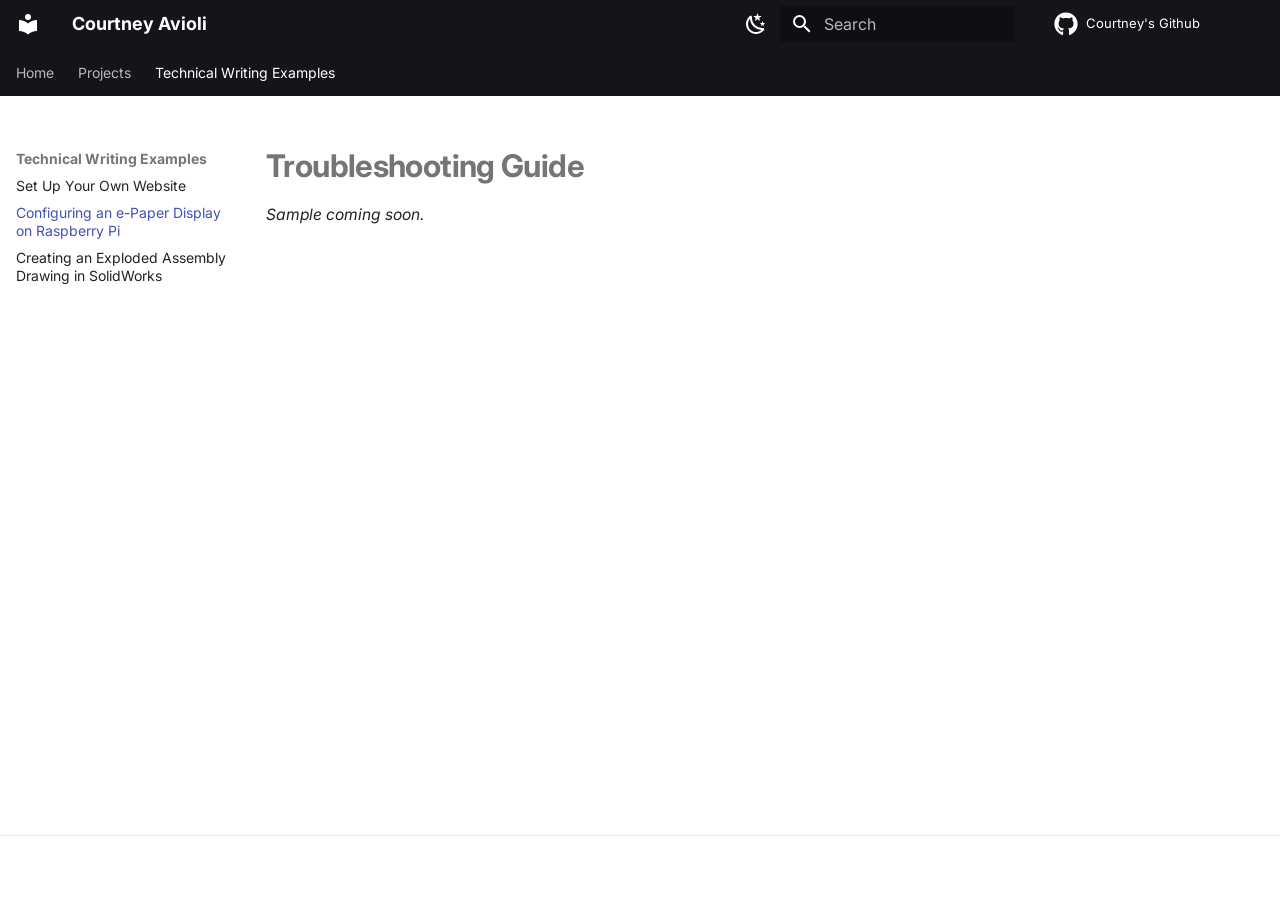
<file: site/guides/epaper_pi/index.html>
<!doctype html>
<html lang="en" class="no-js">
  <head>
    
      <meta charset="utf-8">
      <meta name="viewport" content="width=device-width,initial-scale=1">
      
        <meta name="description" content="Portfolio">
      
      
        <meta name="author" content="Courtney Avioli">
      
      
        <link rel="canonical" href="https://court-av.github.io/Portfolio/guides/epaper_pi/">
      
      
        <link rel="prev" href="../website_setup_mkdocs/">
      
      
        <link rel="next" href="../exploded_assembly/">
      
      
        
      
      
      <link rel="icon" href="../../assets/images/favicon.png">
      <meta name="generator" content="mkdocs-1.6.1, mkdocs-material-9.7.6">
    
    
      
        <title>Configuring an e-Paper Display on Raspberry Pi - Courtney Avioli</title>
      
    
    
      <link rel="stylesheet" href="../../assets/stylesheets/main.484c7ddc.min.css">
      
        
        <link rel="stylesheet" href="../../assets/stylesheets/palette.ab4e12ef.min.css">
      
      


    
    
      
    
    
      
        
        
        <link rel="preconnect" href="https://fonts.gstatic.com" crossorigin>
        <link rel="stylesheet" href="https://fonts.googleapis.com/css?family=Inter:300,300i,400,400i,700,700i%7CJetBrains+Mono:400,400i,700,700i&display=fallback">
        <style>:root{--md-text-font:"Inter";--md-code-font:"JetBrains Mono"}</style>
      
    
    
      <link rel="stylesheet" href="../../stylesheets/extra.css">
    
    <script>__md_scope=new URL("../..",location),__md_hash=e=>[...e].reduce(((e,_)=>(e<<5)-e+_.charCodeAt(0)),0),__md_get=(e,_=localStorage,t=__md_scope)=>JSON.parse(_.getItem(t.pathname+"."+e)),__md_set=(e,_,t=localStorage,a=__md_scope)=>{try{t.setItem(a.pathname+"."+e,JSON.stringify(_))}catch(e){}}</script>
    
      

    
    
  </head>
  
  
    
    
      
    
    
    
    
    <body dir="ltr" data-md-color-scheme="default" data-md-color-primary="black" data-md-color-accent="blue">
  
    
    <input class="md-toggle" data-md-toggle="drawer" type="checkbox" id="__drawer" autocomplete="off">
    <input class="md-toggle" data-md-toggle="search" type="checkbox" id="__search" autocomplete="off">
    <label class="md-overlay" for="__drawer"></label>
    <div data-md-component="skip">
      
        
        <a href="#troubleshooting-guide" class="md-skip">
          Skip to content
        </a>
      
    </div>
    <div data-md-component="announce">
      
    </div>
    
    
      

<header class="md-header" data-md-component="header">
  <nav class="md-header__inner md-grid" aria-label="Header">
    <a href="../.." title="Courtney Avioli" class="md-header__button md-logo" aria-label="Courtney Avioli" data-md-component="logo">
      
  
  <svg xmlns="http://www.w3.org/2000/svg" viewBox="0 0 24 24"><path d="M12 8a3 3 0 0 0 3-3 3 3 0 0 0-3-3 3 3 0 0 0-3 3 3 3 0 0 0 3 3m0 3.54C9.64 9.35 6.5 8 3 8v11c3.5 0 6.64 1.35 9 3.54 2.36-2.19 5.5-3.54 9-3.54V8c-3.5 0-6.64 1.35-9 3.54"/></svg>

    </a>
    <label class="md-header__button md-icon" for="__drawer">
      
      <svg xmlns="http://www.w3.org/2000/svg" viewBox="0 0 24 24"><path d="M3 6h18v2H3zm0 5h18v2H3zm0 5h18v2H3z"/></svg>
    </label>
    <div class="md-header__title" data-md-component="header-title">
      <div class="md-header__ellipsis">
        <div class="md-header__topic">
          <span class="md-ellipsis">
            Courtney Avioli
          </span>
        </div>
        <div class="md-header__topic" data-md-component="header-topic">
          <span class="md-ellipsis">
            
              Configuring an e-Paper Display on Raspberry Pi
            
          </span>
        </div>
      </div>
    </div>
    
      
        <form class="md-header__option" data-md-component="palette">
  
    
    
    
    <input class="md-option" data-md-color-media="" data-md-color-scheme="default" data-md-color-primary="black" data-md-color-accent="blue"  aria-label="Switch to dark mode"  type="radio" name="__palette" id="__palette_0">
    
      <label class="md-header__button md-icon" title="Switch to dark mode" for="__palette_1" hidden>
        <svg xmlns="http://www.w3.org/2000/svg" viewBox="0 0 24 24"><path d="m17.75 4.09-2.53 1.94.91 3.06-2.63-1.81-2.63 1.81.91-3.06-2.53-1.94L12.44 4l1.06-3 1.06 3zm3.5 6.91-1.64 1.25.59 1.98-1.7-1.17-1.7 1.17.59-1.98L15.75 11l2.06-.05L18.5 9l.69 1.95zm-2.28 4.95c.83-.08 1.72 1.1 1.19 1.85-.32.45-.66.87-1.08 1.27C15.17 23 8.84 23 4.94 19.07c-3.91-3.9-3.91-10.24 0-14.14.4-.4.82-.76 1.27-1.08.75-.53 1.93.36 1.85 1.19-.27 2.86.69 5.83 2.89 8.02a9.96 9.96 0 0 0 8.02 2.89m-1.64 2.02a12.08 12.08 0 0 1-7.8-3.47c-2.17-2.19-3.33-5-3.49-7.82-2.81 3.14-2.7 7.96.31 10.98 3.02 3.01 7.84 3.12 10.98.31"/></svg>
      </label>
    
  
    
    
    
    <input class="md-option" data-md-color-media="" data-md-color-scheme="slate" data-md-color-primary="black" data-md-color-accent="blue"  aria-label="Switch to light mode"  type="radio" name="__palette" id="__palette_1">
    
      <label class="md-header__button md-icon" title="Switch to light mode" for="__palette_0" hidden>
        <svg xmlns="http://www.w3.org/2000/svg" viewBox="0 0 24 24"><path d="M12 7a5 5 0 0 1 5 5 5 5 0 0 1-5 5 5 5 0 0 1-5-5 5 5 0 0 1 5-5m0 2a3 3 0 0 0-3 3 3 3 0 0 0 3 3 3 3 0 0 0 3-3 3 3 0 0 0-3-3m0-7 2.39 3.42C13.65 5.15 12.84 5 12 5s-1.65.15-2.39.42zM3.34 7l4.16-.35A7.2 7.2 0 0 0 5.94 8.5c-.44.74-.69 1.5-.83 2.29zm.02 10 1.76-3.77a7.131 7.131 0 0 0 2.38 4.14zM20.65 7l-1.77 3.79a7.02 7.02 0 0 0-2.38-4.15zm-.01 10-4.14.36c.59-.51 1.12-1.14 1.54-1.86.42-.73.69-1.5.83-2.29zM12 22l-2.41-3.44c.74.27 1.55.44 2.41.44.82 0 1.63-.17 2.37-.44z"/></svg>
      </label>
    
  
</form>
      
    
    
      <script>var palette=__md_get("__palette");if(palette&&palette.color){if("(prefers-color-scheme)"===palette.color.media){var media=matchMedia("(prefers-color-scheme: light)"),input=document.querySelector(media.matches?"[data-md-color-media='(prefers-color-scheme: light)']":"[data-md-color-media='(prefers-color-scheme: dark)']");palette.color.media=input.getAttribute("data-md-color-media"),palette.color.scheme=input.getAttribute("data-md-color-scheme"),palette.color.primary=input.getAttribute("data-md-color-primary"),palette.color.accent=input.getAttribute("data-md-color-accent")}for(var[key,value]of Object.entries(palette.color))document.body.setAttribute("data-md-color-"+key,value)}</script>
    
    
    
      
      
        <label class="md-header__button md-icon" for="__search">
          
          <svg xmlns="http://www.w3.org/2000/svg" viewBox="0 0 24 24"><path d="M9.5 3A6.5 6.5 0 0 1 16 9.5c0 1.61-.59 3.09-1.56 4.23l.27.27h.79l5 5-1.5 1.5-5-5v-.79l-.27-.27A6.52 6.52 0 0 1 9.5 16 6.5 6.5 0 0 1 3 9.5 6.5 6.5 0 0 1 9.5 3m0 2C7 5 5 7 5 9.5S7 14 9.5 14 14 12 14 9.5 12 5 9.5 5"/></svg>
        </label>
        <div class="md-search" data-md-component="search" role="dialog">
  <label class="md-search__overlay" for="__search"></label>
  <div class="md-search__inner" role="search">
    <form class="md-search__form" name="search">
      <input type="text" class="md-search__input" name="query" aria-label="Search" placeholder="Search" autocapitalize="off" autocorrect="off" autocomplete="off" spellcheck="false" data-md-component="search-query" required>
      <label class="md-search__icon md-icon" for="__search">
        
        <svg xmlns="http://www.w3.org/2000/svg" viewBox="0 0 24 24"><path d="M9.5 3A6.5 6.5 0 0 1 16 9.5c0 1.61-.59 3.09-1.56 4.23l.27.27h.79l5 5-1.5 1.5-5-5v-.79l-.27-.27A6.52 6.52 0 0 1 9.5 16 6.5 6.5 0 0 1 3 9.5 6.5 6.5 0 0 1 9.5 3m0 2C7 5 5 7 5 9.5S7 14 9.5 14 14 12 14 9.5 12 5 9.5 5"/></svg>
        
        <svg xmlns="http://www.w3.org/2000/svg" viewBox="0 0 24 24"><path d="M20 11v2H8l5.5 5.5-1.42 1.42L4.16 12l7.92-7.92L13.5 5.5 8 11z"/></svg>
      </label>
      <nav class="md-search__options" aria-label="Search">
        
        <button type="reset" class="md-search__icon md-icon" title="Clear" aria-label="Clear" tabindex="-1">
          
          <svg xmlns="http://www.w3.org/2000/svg" viewBox="0 0 24 24"><path d="M19 6.41 17.59 5 12 10.59 6.41 5 5 6.41 10.59 12 5 17.59 6.41 19 12 13.41 17.59 19 19 17.59 13.41 12z"/></svg>
        </button>
      </nav>
      
        <div class="md-search__suggest" data-md-component="search-suggest"></div>
      
    </form>
    <div class="md-search__output">
      <div class="md-search__scrollwrap" tabindex="0" data-md-scrollfix>
        <div class="md-search-result" data-md-component="search-result">
          <div class="md-search-result__meta">
            Initializing search
          </div>
          <ol class="md-search-result__list" role="presentation"></ol>
        </div>
      </div>
    </div>
  </div>
</div>
      
    
    
      <div class="md-header__source">
        <a href="https://github.com/court-av/Portfolio" title="Go to repository" class="md-source" data-md-component="source">
  <div class="md-source__icon md-icon">
    
    <svg xmlns="http://www.w3.org/2000/svg" viewBox="0 0 512 512"><!--! Font Awesome Free 7.1.0 by @fontawesome - https://fontawesome.com License - https://fontawesome.com/license/free (Icons: CC BY 4.0, Fonts: SIL OFL 1.1, Code: MIT License) Copyright 2025 Fonticons, Inc.--><path d="M173.9 397.4c0 2-2.3 3.6-5.2 3.6-3.3.3-5.6-1.3-5.6-3.6 0-2 2.3-3.6 5.2-3.6 3-.3 5.6 1.3 5.6 3.6m-31.1-4.5c-.7 2 1.3 4.3 4.3 4.9 2.6 1 5.6 0 6.2-2s-1.3-4.3-4.3-5.2c-2.6-.7-5.5.3-6.2 2.3m44.2-1.7c-2.9.7-4.9 2.6-4.6 4.9.3 2 2.9 3.3 5.9 2.6 2.9-.7 4.9-2.6 4.6-4.6-.3-1.9-3-3.2-5.9-2.9M252.8 8C114.1 8 8 113.3 8 252c0 110.9 69.8 205.8 169.5 239.2 12.8 2.3 17.3-5.6 17.3-12.1 0-6.2-.3-40.4-.3-61.4 0 0-70 15-84.7-29.8 0 0-11.4-29.1-27.8-36.6 0 0-22.9-15.7 1.6-15.4 0 0 24.9 2 38.6 25.8 21.9 38.6 58.6 27.5 72.9 20.9 2.3-16 8.8-27.1 16-33.7-55.9-6.2-112.3-14.3-112.3-110.5 0-27.5 7.6-41.3 23.6-58.9-2.6-6.5-11.1-33.3 2.6-67.9 20.9-6.5 69 27 69 27 20-5.6 41.5-8.5 62.8-8.5s42.8 2.9 62.8 8.5c0 0 48.1-33.6 69-27 13.7 34.7 5.2 61.4 2.6 67.9 16 17.7 25.8 31.5 25.8 58.9 0 96.5-58.9 104.2-114.8 110.5 9.2 7.9 17 22.9 17 46.4 0 33.7-.3 75.4-.3 83.6 0 6.5 4.6 14.4 17.3 12.1C436.2 457.8 504 362.9 504 252 504 113.3 391.5 8 252.8 8M105.2 352.9c-1.3 1-1 3.3.7 5.2 1.6 1.6 3.9 2.3 5.2 1 1.3-1 1-3.3-.7-5.2-1.6-1.6-3.9-2.3-5.2-1m-10.8-8.1c-.7 1.3.3 2.9 2.3 3.9 1.6 1 3.6.7 4.3-.7.7-1.3-.3-2.9-2.3-3.9-2-.6-3.6-.3-4.3.7m32.4 35.6c-1.6 1.3-1 4.3 1.3 6.2 2.3 2.3 5.2 2.6 6.5 1 1.3-1.3.7-4.3-1.3-6.2-2.2-2.3-5.2-2.6-6.5-1m-11.4-14.7c-1.6 1-1.6 3.6 0 5.9s4.3 3.3 5.6 2.3c1.6-1.3 1.6-3.9 0-6.2-1.4-2.3-4-3.3-5.6-2"/></svg>
  </div>
  <div class="md-source__repository">
    Courtney's Github
  </div>
</a>
      </div>
    
  </nav>
  
</header>
    
    <div class="md-container" data-md-component="container">
      
      
        
          
            
<nav class="md-tabs" aria-label="Tabs" data-md-component="tabs">
  <div class="md-grid">
    <ul class="md-tabs__list">
      
        
  
  
  
  
    <li class="md-tabs__item">
      <a href="../.." class="md-tabs__link">
        
  
  
    
  
  Home

      </a>
    </li>
  

      
        
  
  
  
  
    
    
      <li class="md-tabs__item">
        <a href="../../projects/project/" class="md-tabs__link">
          
  
  
  Projects

        </a>
      </li>
    
  

      
        
  
  
  
    
  
  
    
    
      <li class="md-tabs__item md-tabs__item--active">
        <a href="../website_setup_mkdocs/" class="md-tabs__link">
          
  
  
  Technical Writing Examples

        </a>
      </li>
    
  

      
    </ul>
  </div>
</nav>
          
        
      
      <main class="md-main" data-md-component="main">
        <div class="md-main__inner md-grid">
          
            
              
              <div class="md-sidebar md-sidebar--primary" data-md-component="sidebar" data-md-type="navigation" >
                <div class="md-sidebar__scrollwrap">
                  <div class="md-sidebar__inner">
                    


  


<nav class="md-nav md-nav--primary md-nav--lifted" aria-label="Navigation" data-md-level="0">
  <label class="md-nav__title" for="__drawer">
    <a href="../.." title="Courtney Avioli" class="md-nav__button md-logo" aria-label="Courtney Avioli" data-md-component="logo">
      
  
  <svg xmlns="http://www.w3.org/2000/svg" viewBox="0 0 24 24"><path d="M12 8a3 3 0 0 0 3-3 3 3 0 0 0-3-3 3 3 0 0 0-3 3 3 3 0 0 0 3 3m0 3.54C9.64 9.35 6.5 8 3 8v11c3.5 0 6.64 1.35 9 3.54 2.36-2.19 5.5-3.54 9-3.54V8c-3.5 0-6.64 1.35-9 3.54"/></svg>

    </a>
    Courtney Avioli
  </label>
  
    <div class="md-nav__source">
      <a href="https://github.com/court-av/Portfolio" title="Go to repository" class="md-source" data-md-component="source">
  <div class="md-source__icon md-icon">
    
    <svg xmlns="http://www.w3.org/2000/svg" viewBox="0 0 512 512"><!--! Font Awesome Free 7.1.0 by @fontawesome - https://fontawesome.com License - https://fontawesome.com/license/free (Icons: CC BY 4.0, Fonts: SIL OFL 1.1, Code: MIT License) Copyright 2025 Fonticons, Inc.--><path d="M173.9 397.4c0 2-2.3 3.6-5.2 3.6-3.3.3-5.6-1.3-5.6-3.6 0-2 2.3-3.6 5.2-3.6 3-.3 5.6 1.3 5.6 3.6m-31.1-4.5c-.7 2 1.3 4.3 4.3 4.9 2.6 1 5.6 0 6.2-2s-1.3-4.3-4.3-5.2c-2.6-.7-5.5.3-6.2 2.3m44.2-1.7c-2.9.7-4.9 2.6-4.6 4.9.3 2 2.9 3.3 5.9 2.6 2.9-.7 4.9-2.6 4.6-4.6-.3-1.9-3-3.2-5.9-2.9M252.8 8C114.1 8 8 113.3 8 252c0 110.9 69.8 205.8 169.5 239.2 12.8 2.3 17.3-5.6 17.3-12.1 0-6.2-.3-40.4-.3-61.4 0 0-70 15-84.7-29.8 0 0-11.4-29.1-27.8-36.6 0 0-22.9-15.7 1.6-15.4 0 0 24.9 2 38.6 25.8 21.9 38.6 58.6 27.5 72.9 20.9 2.3-16 8.8-27.1 16-33.7-55.9-6.2-112.3-14.3-112.3-110.5 0-27.5 7.6-41.3 23.6-58.9-2.6-6.5-11.1-33.3 2.6-67.9 20.9-6.5 69 27 69 27 20-5.6 41.5-8.5 62.8-8.5s42.8 2.9 62.8 8.5c0 0 48.1-33.6 69-27 13.7 34.7 5.2 61.4 2.6 67.9 16 17.7 25.8 31.5 25.8 58.9 0 96.5-58.9 104.2-114.8 110.5 9.2 7.9 17 22.9 17 46.4 0 33.7-.3 75.4-.3 83.6 0 6.5 4.6 14.4 17.3 12.1C436.2 457.8 504 362.9 504 252 504 113.3 391.5 8 252.8 8M105.2 352.9c-1.3 1-1 3.3.7 5.2 1.6 1.6 3.9 2.3 5.2 1 1.3-1 1-3.3-.7-5.2-1.6-1.6-3.9-2.3-5.2-1m-10.8-8.1c-.7 1.3.3 2.9 2.3 3.9 1.6 1 3.6.7 4.3-.7.7-1.3-.3-2.9-2.3-3.9-2-.6-3.6-.3-4.3.7m32.4 35.6c-1.6 1.3-1 4.3 1.3 6.2 2.3 2.3 5.2 2.6 6.5 1 1.3-1.3.7-4.3-1.3-6.2-2.2-2.3-5.2-2.6-6.5-1m-11.4-14.7c-1.6 1-1.6 3.6 0 5.9s4.3 3.3 5.6 2.3c1.6-1.3 1.6-3.9 0-6.2-1.4-2.3-4-3.3-5.6-2"/></svg>
  </div>
  <div class="md-source__repository">
    Courtney's Github
  </div>
</a>
    </div>
  
  <ul class="md-nav__list" data-md-scrollfix>
    
      
      
  
  
  
  
    <li class="md-nav__item">
      <a href="../.." class="md-nav__link">
        
  
  
  <span class="md-ellipsis">
    
  
    Home
  

    
  </span>
  
  

      </a>
    </li>
  

    
      
      
  
  
  
  
    
    
    
    
      
      
        
      
    
    
    <li class="md-nav__item md-nav__item--nested">
      
        
        
        <input class="md-nav__toggle md-toggle " type="checkbox" id="__nav_2" >
        
          
          <label class="md-nav__link" for="__nav_2" id="__nav_2_label" tabindex="0">
            
  
  
  <span class="md-ellipsis">
    
  
    Projects
  

    
  </span>
  
  

            <span class="md-nav__icon md-icon"></span>
          </label>
        
        <nav class="md-nav" data-md-level="1" aria-labelledby="__nav_2_label" aria-expanded="false">
          <label class="md-nav__title" for="__nav_2">
            <span class="md-nav__icon md-icon"></span>
            
  
    Projects
  

          </label>
          <ul class="md-nav__list" data-md-scrollfix>
            
              
                
  
  
  
  
    <li class="md-nav__item">
      <a href="../../projects/project/" class="md-nav__link">
        
  
  
  <span class="md-ellipsis">
    
  
    Sample Project
  

    
  </span>
  
  

      </a>
    </li>
  

              
            
          </ul>
        </nav>
      
    </li>
  

    
      
      
  
  
    
  
  
  
    
    
    
    
      
        
        
      
      
        
      
    
    
    <li class="md-nav__item md-nav__item--active md-nav__item--section md-nav__item--nested">
      
        
        
        <input class="md-nav__toggle md-toggle " type="checkbox" id="__nav_3" checked>
        
          
          <label class="md-nav__link" for="__nav_3" id="__nav_3_label" tabindex="">
            
  
  
  <span class="md-ellipsis">
    
  
    Technical Writing Examples
  

    
  </span>
  
  

            <span class="md-nav__icon md-icon"></span>
          </label>
        
        <nav class="md-nav" data-md-level="1" aria-labelledby="__nav_3_label" aria-expanded="true">
          <label class="md-nav__title" for="__nav_3">
            <span class="md-nav__icon md-icon"></span>
            
  
    Technical Writing Examples
  

          </label>
          <ul class="md-nav__list" data-md-scrollfix>
            
              
                
  
  
  
  
    <li class="md-nav__item">
      <a href="../website_setup_mkdocs/" class="md-nav__link">
        
  
  
  <span class="md-ellipsis">
    
  
    Set Up Your Own Website
  

    
  </span>
  
  

      </a>
    </li>
  

              
            
              
                
  
  
    
  
  
  
    <li class="md-nav__item md-nav__item--active">
      
      <input class="md-nav__toggle md-toggle" type="checkbox" id="__toc">
      
      
        
      
      
      <a href="./" class="md-nav__link md-nav__link--active">
        
  
  
  <span class="md-ellipsis">
    
  
    Configuring an e-Paper Display on Raspberry Pi
  

    
  </span>
  
  

      </a>
      
    </li>
  

              
            
              
                
  
  
  
  
    <li class="md-nav__item">
      <a href="../exploded_assembly/" class="md-nav__link">
        
  
  
  <span class="md-ellipsis">
    
  
    Creating an Exploded Assembly Drawing in SolidWorks
  

    
  </span>
  
  

      </a>
    </li>
  

              
            
          </ul>
        </nav>
      
    </li>
  

    
  </ul>
</nav>
                  </div>
                </div>
              </div>
            
            
              
              <div class="md-sidebar md-sidebar--secondary" data-md-component="sidebar" data-md-type="toc" >
                <div class="md-sidebar__scrollwrap">
                  <div class="md-sidebar__inner">
                    

<nav class="md-nav md-nav--secondary" aria-label="Table of contents">
  
  
  
    
  
  
</nav>
                  </div>
                </div>
              </div>
            
          
          
            <div class="md-content" data-md-component="content">
              
              <article class="md-content__inner md-typeset">
                
                  


  
  


<h1 id="troubleshooting-guide">Troubleshooting Guide<a class="headerlink" href="#troubleshooting-guide" title="Permanent link">&para;</a></h1>
<p><em>Sample coming soon.</em></p>












                
              </article>
            </div>
          
          
<script>var target=document.getElementById(location.hash.slice(1));target&&target.name&&(target.checked=target.name.startsWith("__tabbed_"))</script>
        </div>
        
          <button type="button" class="md-top md-icon" data-md-component="top" hidden>
  
  <svg xmlns="http://www.w3.org/2000/svg" viewBox="0 0 24 24"><path d="M13 20h-2V8l-5.5 5.5-1.42-1.42L12 4.16l7.92 7.92-1.42 1.42L13 8z"/></svg>
  Back to top
</button>
        
      </main>
      
        <footer class="md-footer">
  
  <div class="md-footer-meta md-typeset">
    <div class="md-footer-meta__inner md-grid">
      <div class="md-copyright">
  
  
    Made with
    <a href="https://squidfunk.github.io/mkdocs-material/" target="_blank" rel="noopener">
      Material for MkDocs
    </a>
  
</div>
      
        
<div class="md-social">
  
    
    
    
    
      
      
    
    <a href="https://github.com/court-av" target="_blank" rel="noopener" title="github.com" class="md-social__link">
      <svg xmlns="http://www.w3.org/2000/svg" viewBox="0 0 512 512"><!--! Font Awesome Free 7.1.0 by @fontawesome - https://fontawesome.com License - https://fontawesome.com/license/free (Icons: CC BY 4.0, Fonts: SIL OFL 1.1, Code: MIT License) Copyright 2025 Fonticons, Inc.--><path d="M173.9 397.4c0 2-2.3 3.6-5.2 3.6-3.3.3-5.6-1.3-5.6-3.6 0-2 2.3-3.6 5.2-3.6 3-.3 5.6 1.3 5.6 3.6m-31.1-4.5c-.7 2 1.3 4.3 4.3 4.9 2.6 1 5.6 0 6.2-2s-1.3-4.3-4.3-5.2c-2.6-.7-5.5.3-6.2 2.3m44.2-1.7c-2.9.7-4.9 2.6-4.6 4.9.3 2 2.9 3.3 5.9 2.6 2.9-.7 4.9-2.6 4.6-4.6-.3-1.9-3-3.2-5.9-2.9M252.8 8C114.1 8 8 113.3 8 252c0 110.9 69.8 205.8 169.5 239.2 12.8 2.3 17.3-5.6 17.3-12.1 0-6.2-.3-40.4-.3-61.4 0 0-70 15-84.7-29.8 0 0-11.4-29.1-27.8-36.6 0 0-22.9-15.7 1.6-15.4 0 0 24.9 2 38.6 25.8 21.9 38.6 58.6 27.5 72.9 20.9 2.3-16 8.8-27.1 16-33.7-55.9-6.2-112.3-14.3-112.3-110.5 0-27.5 7.6-41.3 23.6-58.9-2.6-6.5-11.1-33.3 2.6-67.9 20.9-6.5 69 27 69 27 20-5.6 41.5-8.5 62.8-8.5s42.8 2.9 62.8 8.5c0 0 48.1-33.6 69-27 13.7 34.7 5.2 61.4 2.6 67.9 16 17.7 25.8 31.5 25.8 58.9 0 96.5-58.9 104.2-114.8 110.5 9.2 7.9 17 22.9 17 46.4 0 33.7-.3 75.4-.3 83.6 0 6.5 4.6 14.4 17.3 12.1C436.2 457.8 504 362.9 504 252 504 113.3 391.5 8 252.8 8M105.2 352.9c-1.3 1-1 3.3.7 5.2 1.6 1.6 3.9 2.3 5.2 1 1.3-1 1-3.3-.7-5.2-1.6-1.6-3.9-2.3-5.2-1m-10.8-8.1c-.7 1.3.3 2.9 2.3 3.9 1.6 1 3.6.7 4.3-.7.7-1.3-.3-2.9-2.3-3.9-2-.6-3.6-.3-4.3.7m32.4 35.6c-1.6 1.3-1 4.3 1.3 6.2 2.3 2.3 5.2 2.6 6.5 1 1.3-1.3.7-4.3-1.3-6.2-2.2-2.3-5.2-2.6-6.5-1m-11.4-14.7c-1.6 1-1.6 3.6 0 5.9s4.3 3.3 5.6 2.3c1.6-1.3 1.6-3.9 0-6.2-1.4-2.3-4-3.3-5.6-2"/></svg>
    </a>
  
    
    
    
    
      
      
    
    <a href="https://linkedin.com/in/courtneyavioli" target="_blank" rel="noopener" title="linkedin.com" class="md-social__link">
      <svg xmlns="http://www.w3.org/2000/svg" viewBox="0 0 448 512"><!--! Font Awesome Free 7.1.0 by @fontawesome - https://fontawesome.com License - https://fontawesome.com/license/free (Icons: CC BY 4.0, Fonts: SIL OFL 1.1, Code: MIT License) Copyright 2025 Fonticons, Inc.--><path d="M416 32H31.9C14.3 32 0 46.5 0 64.3v383.4C0 465.5 14.3 480 31.9 480H416c17.6 0 32-14.5 32-32.3V64.3c0-17.8-14.4-32.3-32-32.3M135.4 416H69V202.2h66.5V416zM102.2 96a38.5 38.5 0 1 1 0 77 38.5 38.5 0 1 1 0-77m282.1 320h-66.4V312c0-24.8-.5-56.7-34.5-56.7-34.6 0-39.9 27-39.9 54.9V416h-66.4V202.2h63.7v29.2h.9c8.9-16.8 30.6-34.5 62.9-34.5 67.2 0 79.7 44.3 79.7 101.9z"/></svg>
    </a>
  
</div>
      
    </div>
  </div>
</footer>
      
    </div>
    <div class="md-dialog" data-md-component="dialog">
      <div class="md-dialog__inner md-typeset"></div>
    </div>
    
    
    
      
      
      <script id="__config" type="application/json">{"annotate": null, "base": "../..", "features": ["navigation.tabs", "navigation.sections", "navigation.top", "navigation.instant", "content.code.copy", "content.code.annotate", "search.suggest", "search.highlight", "toc.follow"], "search": "../../assets/javascripts/workers/search.2c215733.min.js", "tags": null, "translations": {"clipboard.copied": "Copied to clipboard", "clipboard.copy": "Copy to clipboard", "search.result.more.one": "1 more on this page", "search.result.more.other": "# more on this page", "search.result.none": "No matching documents", "search.result.one": "1 matching document", "search.result.other": "# matching documents", "search.result.placeholder": "Type to start searching", "search.result.term.missing": "Missing", "select.version": "Select version"}, "version": null}</script>
    
    
      <script src="../../assets/javascripts/bundle.79ae519e.min.js"></script>
      
    
  </body>
</html>
</file>
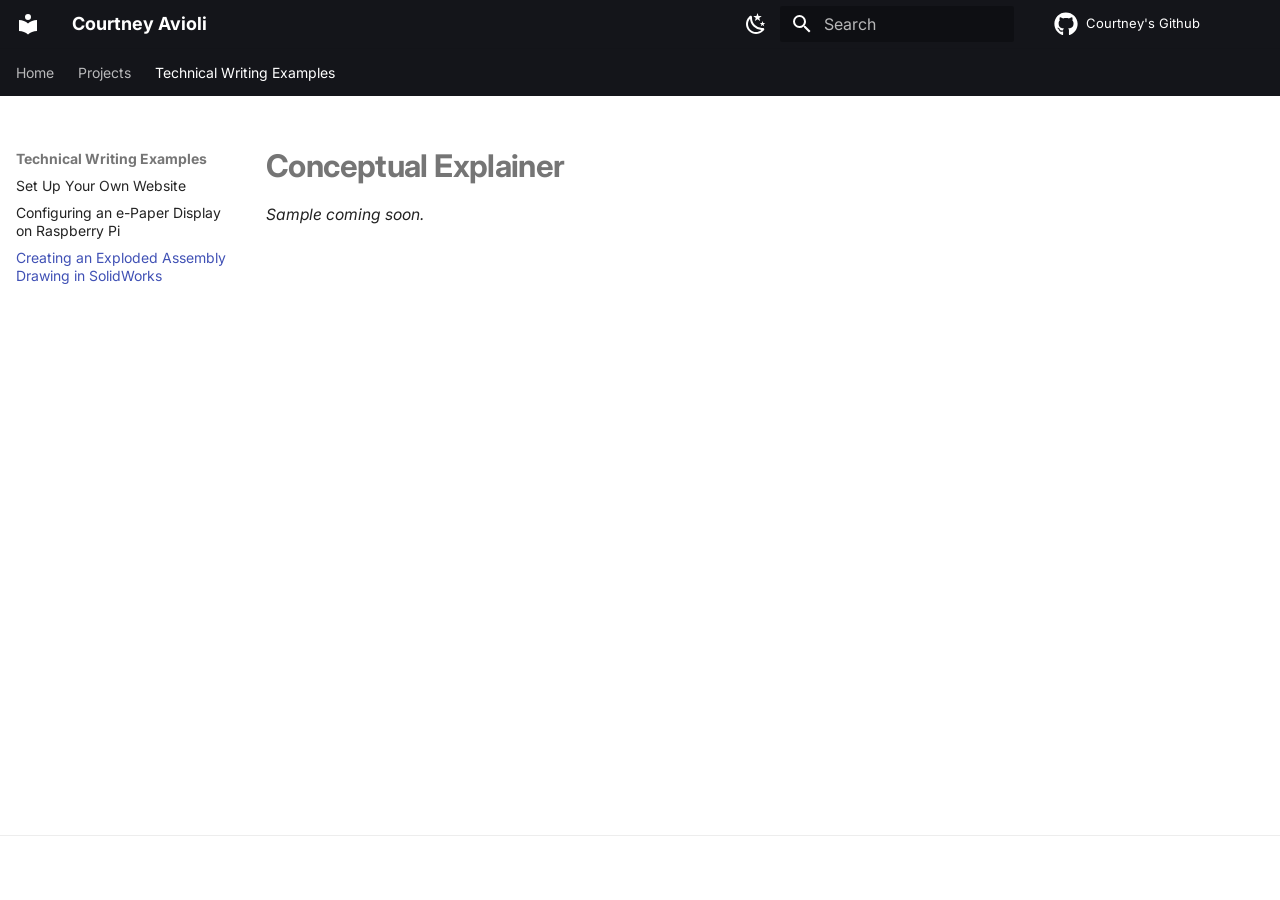
<file: site/guides/exploded_assembly/index.html>
<!doctype html>
<html lang="en" class="no-js">
  <head>
    
      <meta charset="utf-8">
      <meta name="viewport" content="width=device-width,initial-scale=1">
      
        <meta name="description" content="Portfolio">
      
      
        <meta name="author" content="Courtney Avioli">
      
      
        <link rel="canonical" href="https://court-av.github.io/Portfolio/guides/exploded_assembly/">
      
      
        <link rel="prev" href="../epaper_pi/">
      
      
      
        
      
      
      <link rel="icon" href="../../assets/images/favicon.png">
      <meta name="generator" content="mkdocs-1.6.1, mkdocs-material-9.7.6">
    
    
      
        <title>Creating an Exploded Assembly Drawing in SolidWorks - Courtney Avioli</title>
      
    
    
      <link rel="stylesheet" href="../../assets/stylesheets/main.484c7ddc.min.css">
      
        
        <link rel="stylesheet" href="../../assets/stylesheets/palette.ab4e12ef.min.css">
      
      


    
    
      
    
    
      
        
        
        <link rel="preconnect" href="https://fonts.gstatic.com" crossorigin>
        <link rel="stylesheet" href="https://fonts.googleapis.com/css?family=Inter:300,300i,400,400i,700,700i%7CJetBrains+Mono:400,400i,700,700i&display=fallback">
        <style>:root{--md-text-font:"Inter";--md-code-font:"JetBrains Mono"}</style>
      
    
    
      <link rel="stylesheet" href="../../stylesheets/extra.css">
    
    <script>__md_scope=new URL("../..",location),__md_hash=e=>[...e].reduce(((e,_)=>(e<<5)-e+_.charCodeAt(0)),0),__md_get=(e,_=localStorage,t=__md_scope)=>JSON.parse(_.getItem(t.pathname+"."+e)),__md_set=(e,_,t=localStorage,a=__md_scope)=>{try{t.setItem(a.pathname+"."+e,JSON.stringify(_))}catch(e){}}</script>
    
      

    
    
  </head>
  
  
    
    
      
    
    
    
    
    <body dir="ltr" data-md-color-scheme="default" data-md-color-primary="black" data-md-color-accent="blue">
  
    
    <input class="md-toggle" data-md-toggle="drawer" type="checkbox" id="__drawer" autocomplete="off">
    <input class="md-toggle" data-md-toggle="search" type="checkbox" id="__search" autocomplete="off">
    <label class="md-overlay" for="__drawer"></label>
    <div data-md-component="skip">
      
        
        <a href="#conceptual-explainer" class="md-skip">
          Skip to content
        </a>
      
    </div>
    <div data-md-component="announce">
      
    </div>
    
    
      

<header class="md-header" data-md-component="header">
  <nav class="md-header__inner md-grid" aria-label="Header">
    <a href="../.." title="Courtney Avioli" class="md-header__button md-logo" aria-label="Courtney Avioli" data-md-component="logo">
      
  
  <svg xmlns="http://www.w3.org/2000/svg" viewBox="0 0 24 24"><path d="M12 8a3 3 0 0 0 3-3 3 3 0 0 0-3-3 3 3 0 0 0-3 3 3 3 0 0 0 3 3m0 3.54C9.64 9.35 6.5 8 3 8v11c3.5 0 6.64 1.35 9 3.54 2.36-2.19 5.5-3.54 9-3.54V8c-3.5 0-6.64 1.35-9 3.54"/></svg>

    </a>
    <label class="md-header__button md-icon" for="__drawer">
      
      <svg xmlns="http://www.w3.org/2000/svg" viewBox="0 0 24 24"><path d="M3 6h18v2H3zm0 5h18v2H3zm0 5h18v2H3z"/></svg>
    </label>
    <div class="md-header__title" data-md-component="header-title">
      <div class="md-header__ellipsis">
        <div class="md-header__topic">
          <span class="md-ellipsis">
            Courtney Avioli
          </span>
        </div>
        <div class="md-header__topic" data-md-component="header-topic">
          <span class="md-ellipsis">
            
              Creating an Exploded Assembly Drawing in SolidWorks
            
          </span>
        </div>
      </div>
    </div>
    
      
        <form class="md-header__option" data-md-component="palette">
  
    
    
    
    <input class="md-option" data-md-color-media="" data-md-color-scheme="default" data-md-color-primary="black" data-md-color-accent="blue"  aria-label="Switch to dark mode"  type="radio" name="__palette" id="__palette_0">
    
      <label class="md-header__button md-icon" title="Switch to dark mode" for="__palette_1" hidden>
        <svg xmlns="http://www.w3.org/2000/svg" viewBox="0 0 24 24"><path d="m17.75 4.09-2.53 1.94.91 3.06-2.63-1.81-2.63 1.81.91-3.06-2.53-1.94L12.44 4l1.06-3 1.06 3zm3.5 6.91-1.64 1.25.59 1.98-1.7-1.17-1.7 1.17.59-1.98L15.75 11l2.06-.05L18.5 9l.69 1.95zm-2.28 4.95c.83-.08 1.72 1.1 1.19 1.85-.32.45-.66.87-1.08 1.27C15.17 23 8.84 23 4.94 19.07c-3.91-3.9-3.91-10.24 0-14.14.4-.4.82-.76 1.27-1.08.75-.53 1.93.36 1.85 1.19-.27 2.86.69 5.83 2.89 8.02a9.96 9.96 0 0 0 8.02 2.89m-1.64 2.02a12.08 12.08 0 0 1-7.8-3.47c-2.17-2.19-3.33-5-3.49-7.82-2.81 3.14-2.7 7.96.31 10.98 3.02 3.01 7.84 3.12 10.98.31"/></svg>
      </label>
    
  
    
    
    
    <input class="md-option" data-md-color-media="" data-md-color-scheme="slate" data-md-color-primary="black" data-md-color-accent="blue"  aria-label="Switch to light mode"  type="radio" name="__palette" id="__palette_1">
    
      <label class="md-header__button md-icon" title="Switch to light mode" for="__palette_0" hidden>
        <svg xmlns="http://www.w3.org/2000/svg" viewBox="0 0 24 24"><path d="M12 7a5 5 0 0 1 5 5 5 5 0 0 1-5 5 5 5 0 0 1-5-5 5 5 0 0 1 5-5m0 2a3 3 0 0 0-3 3 3 3 0 0 0 3 3 3 3 0 0 0 3-3 3 3 0 0 0-3-3m0-7 2.39 3.42C13.65 5.15 12.84 5 12 5s-1.65.15-2.39.42zM3.34 7l4.16-.35A7.2 7.2 0 0 0 5.94 8.5c-.44.74-.69 1.5-.83 2.29zm.02 10 1.76-3.77a7.131 7.131 0 0 0 2.38 4.14zM20.65 7l-1.77 3.79a7.02 7.02 0 0 0-2.38-4.15zm-.01 10-4.14.36c.59-.51 1.12-1.14 1.54-1.86.42-.73.69-1.5.83-2.29zM12 22l-2.41-3.44c.74.27 1.55.44 2.41.44.82 0 1.63-.17 2.37-.44z"/></svg>
      </label>
    
  
</form>
      
    
    
      <script>var palette=__md_get("__palette");if(palette&&palette.color){if("(prefers-color-scheme)"===palette.color.media){var media=matchMedia("(prefers-color-scheme: light)"),input=document.querySelector(media.matches?"[data-md-color-media='(prefers-color-scheme: light)']":"[data-md-color-media='(prefers-color-scheme: dark)']");palette.color.media=input.getAttribute("data-md-color-media"),palette.color.scheme=input.getAttribute("data-md-color-scheme"),palette.color.primary=input.getAttribute("data-md-color-primary"),palette.color.accent=input.getAttribute("data-md-color-accent")}for(var[key,value]of Object.entries(palette.color))document.body.setAttribute("data-md-color-"+key,value)}</script>
    
    
    
      
      
        <label class="md-header__button md-icon" for="__search">
          
          <svg xmlns="http://www.w3.org/2000/svg" viewBox="0 0 24 24"><path d="M9.5 3A6.5 6.5 0 0 1 16 9.5c0 1.61-.59 3.09-1.56 4.23l.27.27h.79l5 5-1.5 1.5-5-5v-.79l-.27-.27A6.52 6.52 0 0 1 9.5 16 6.5 6.5 0 0 1 3 9.5 6.5 6.5 0 0 1 9.5 3m0 2C7 5 5 7 5 9.5S7 14 9.5 14 14 12 14 9.5 12 5 9.5 5"/></svg>
        </label>
        <div class="md-search" data-md-component="search" role="dialog">
  <label class="md-search__overlay" for="__search"></label>
  <div class="md-search__inner" role="search">
    <form class="md-search__form" name="search">
      <input type="text" class="md-search__input" name="query" aria-label="Search" placeholder="Search" autocapitalize="off" autocorrect="off" autocomplete="off" spellcheck="false" data-md-component="search-query" required>
      <label class="md-search__icon md-icon" for="__search">
        
        <svg xmlns="http://www.w3.org/2000/svg" viewBox="0 0 24 24"><path d="M9.5 3A6.5 6.5 0 0 1 16 9.5c0 1.61-.59 3.09-1.56 4.23l.27.27h.79l5 5-1.5 1.5-5-5v-.79l-.27-.27A6.52 6.52 0 0 1 9.5 16 6.5 6.5 0 0 1 3 9.5 6.5 6.5 0 0 1 9.5 3m0 2C7 5 5 7 5 9.5S7 14 9.5 14 14 12 14 9.5 12 5 9.5 5"/></svg>
        
        <svg xmlns="http://www.w3.org/2000/svg" viewBox="0 0 24 24"><path d="M20 11v2H8l5.5 5.5-1.42 1.42L4.16 12l7.92-7.92L13.5 5.5 8 11z"/></svg>
      </label>
      <nav class="md-search__options" aria-label="Search">
        
        <button type="reset" class="md-search__icon md-icon" title="Clear" aria-label="Clear" tabindex="-1">
          
          <svg xmlns="http://www.w3.org/2000/svg" viewBox="0 0 24 24"><path d="M19 6.41 17.59 5 12 10.59 6.41 5 5 6.41 10.59 12 5 17.59 6.41 19 12 13.41 17.59 19 19 17.59 13.41 12z"/></svg>
        </button>
      </nav>
      
        <div class="md-search__suggest" data-md-component="search-suggest"></div>
      
    </form>
    <div class="md-search__output">
      <div class="md-search__scrollwrap" tabindex="0" data-md-scrollfix>
        <div class="md-search-result" data-md-component="search-result">
          <div class="md-search-result__meta">
            Initializing search
          </div>
          <ol class="md-search-result__list" role="presentation"></ol>
        </div>
      </div>
    </div>
  </div>
</div>
      
    
    
      <div class="md-header__source">
        <a href="https://github.com/court-av/Portfolio" title="Go to repository" class="md-source" data-md-component="source">
  <div class="md-source__icon md-icon">
    
    <svg xmlns="http://www.w3.org/2000/svg" viewBox="0 0 512 512"><!--! Font Awesome Free 7.1.0 by @fontawesome - https://fontawesome.com License - https://fontawesome.com/license/free (Icons: CC BY 4.0, Fonts: SIL OFL 1.1, Code: MIT License) Copyright 2025 Fonticons, Inc.--><path d="M173.9 397.4c0 2-2.3 3.6-5.2 3.6-3.3.3-5.6-1.3-5.6-3.6 0-2 2.3-3.6 5.2-3.6 3-.3 5.6 1.3 5.6 3.6m-31.1-4.5c-.7 2 1.3 4.3 4.3 4.9 2.6 1 5.6 0 6.2-2s-1.3-4.3-4.3-5.2c-2.6-.7-5.5.3-6.2 2.3m44.2-1.7c-2.9.7-4.9 2.6-4.6 4.9.3 2 2.9 3.3 5.9 2.6 2.9-.7 4.9-2.6 4.6-4.6-.3-1.9-3-3.2-5.9-2.9M252.8 8C114.1 8 8 113.3 8 252c0 110.9 69.8 205.8 169.5 239.2 12.8 2.3 17.3-5.6 17.3-12.1 0-6.2-.3-40.4-.3-61.4 0 0-70 15-84.7-29.8 0 0-11.4-29.1-27.8-36.6 0 0-22.9-15.7 1.6-15.4 0 0 24.9 2 38.6 25.8 21.9 38.6 58.6 27.5 72.9 20.9 2.3-16 8.8-27.1 16-33.7-55.9-6.2-112.3-14.3-112.3-110.5 0-27.5 7.6-41.3 23.6-58.9-2.6-6.5-11.1-33.3 2.6-67.9 20.9-6.5 69 27 69 27 20-5.6 41.5-8.5 62.8-8.5s42.8 2.9 62.8 8.5c0 0 48.1-33.6 69-27 13.7 34.7 5.2 61.4 2.6 67.9 16 17.7 25.8 31.5 25.8 58.9 0 96.5-58.9 104.2-114.8 110.5 9.2 7.9 17 22.9 17 46.4 0 33.7-.3 75.4-.3 83.6 0 6.5 4.6 14.4 17.3 12.1C436.2 457.8 504 362.9 504 252 504 113.3 391.5 8 252.8 8M105.2 352.9c-1.3 1-1 3.3.7 5.2 1.6 1.6 3.9 2.3 5.2 1 1.3-1 1-3.3-.7-5.2-1.6-1.6-3.9-2.3-5.2-1m-10.8-8.1c-.7 1.3.3 2.9 2.3 3.9 1.6 1 3.6.7 4.3-.7.7-1.3-.3-2.9-2.3-3.9-2-.6-3.6-.3-4.3.7m32.4 35.6c-1.6 1.3-1 4.3 1.3 6.2 2.3 2.3 5.2 2.6 6.5 1 1.3-1.3.7-4.3-1.3-6.2-2.2-2.3-5.2-2.6-6.5-1m-11.4-14.7c-1.6 1-1.6 3.6 0 5.9s4.3 3.3 5.6 2.3c1.6-1.3 1.6-3.9 0-6.2-1.4-2.3-4-3.3-5.6-2"/></svg>
  </div>
  <div class="md-source__repository">
    Courtney's Github
  </div>
</a>
      </div>
    
  </nav>
  
</header>
    
    <div class="md-container" data-md-component="container">
      
      
        
          
            
<nav class="md-tabs" aria-label="Tabs" data-md-component="tabs">
  <div class="md-grid">
    <ul class="md-tabs__list">
      
        
  
  
  
  
    <li class="md-tabs__item">
      <a href="../.." class="md-tabs__link">
        
  
  
    
  
  Home

      </a>
    </li>
  

      
        
  
  
  
  
    
    
      <li class="md-tabs__item">
        <a href="../../projects/project/" class="md-tabs__link">
          
  
  
  Projects

        </a>
      </li>
    
  

      
        
  
  
  
    
  
  
    
    
      <li class="md-tabs__item md-tabs__item--active">
        <a href="../website_setup_mkdocs/" class="md-tabs__link">
          
  
  
  Technical Writing Examples

        </a>
      </li>
    
  

      
    </ul>
  </div>
</nav>
          
        
      
      <main class="md-main" data-md-component="main">
        <div class="md-main__inner md-grid">
          
            
              
              <div class="md-sidebar md-sidebar--primary" data-md-component="sidebar" data-md-type="navigation" >
                <div class="md-sidebar__scrollwrap">
                  <div class="md-sidebar__inner">
                    


  


<nav class="md-nav md-nav--primary md-nav--lifted" aria-label="Navigation" data-md-level="0">
  <label class="md-nav__title" for="__drawer">
    <a href="../.." title="Courtney Avioli" class="md-nav__button md-logo" aria-label="Courtney Avioli" data-md-component="logo">
      
  
  <svg xmlns="http://www.w3.org/2000/svg" viewBox="0 0 24 24"><path d="M12 8a3 3 0 0 0 3-3 3 3 0 0 0-3-3 3 3 0 0 0-3 3 3 3 0 0 0 3 3m0 3.54C9.64 9.35 6.5 8 3 8v11c3.5 0 6.64 1.35 9 3.54 2.36-2.19 5.5-3.54 9-3.54V8c-3.5 0-6.64 1.35-9 3.54"/></svg>

    </a>
    Courtney Avioli
  </label>
  
    <div class="md-nav__source">
      <a href="https://github.com/court-av/Portfolio" title="Go to repository" class="md-source" data-md-component="source">
  <div class="md-source__icon md-icon">
    
    <svg xmlns="http://www.w3.org/2000/svg" viewBox="0 0 512 512"><!--! Font Awesome Free 7.1.0 by @fontawesome - https://fontawesome.com License - https://fontawesome.com/license/free (Icons: CC BY 4.0, Fonts: SIL OFL 1.1, Code: MIT License) Copyright 2025 Fonticons, Inc.--><path d="M173.9 397.4c0 2-2.3 3.6-5.2 3.6-3.3.3-5.6-1.3-5.6-3.6 0-2 2.3-3.6 5.2-3.6 3-.3 5.6 1.3 5.6 3.6m-31.1-4.5c-.7 2 1.3 4.3 4.3 4.9 2.6 1 5.6 0 6.2-2s-1.3-4.3-4.3-5.2c-2.6-.7-5.5.3-6.2 2.3m44.2-1.7c-2.9.7-4.9 2.6-4.6 4.9.3 2 2.9 3.3 5.9 2.6 2.9-.7 4.9-2.6 4.6-4.6-.3-1.9-3-3.2-5.9-2.9M252.8 8C114.1 8 8 113.3 8 252c0 110.9 69.8 205.8 169.5 239.2 12.8 2.3 17.3-5.6 17.3-12.1 0-6.2-.3-40.4-.3-61.4 0 0-70 15-84.7-29.8 0 0-11.4-29.1-27.8-36.6 0 0-22.9-15.7 1.6-15.4 0 0 24.9 2 38.6 25.8 21.9 38.6 58.6 27.5 72.9 20.9 2.3-16 8.8-27.1 16-33.7-55.9-6.2-112.3-14.3-112.3-110.5 0-27.5 7.6-41.3 23.6-58.9-2.6-6.5-11.1-33.3 2.6-67.9 20.9-6.5 69 27 69 27 20-5.6 41.5-8.5 62.8-8.5s42.8 2.9 62.8 8.5c0 0 48.1-33.6 69-27 13.7 34.7 5.2 61.4 2.6 67.9 16 17.7 25.8 31.5 25.8 58.9 0 96.5-58.9 104.2-114.8 110.5 9.2 7.9 17 22.9 17 46.4 0 33.7-.3 75.4-.3 83.6 0 6.5 4.6 14.4 17.3 12.1C436.2 457.8 504 362.9 504 252 504 113.3 391.5 8 252.8 8M105.2 352.9c-1.3 1-1 3.3.7 5.2 1.6 1.6 3.9 2.3 5.2 1 1.3-1 1-3.3-.7-5.2-1.6-1.6-3.9-2.3-5.2-1m-10.8-8.1c-.7 1.3.3 2.9 2.3 3.9 1.6 1 3.6.7 4.3-.7.7-1.3-.3-2.9-2.3-3.9-2-.6-3.6-.3-4.3.7m32.4 35.6c-1.6 1.3-1 4.3 1.3 6.2 2.3 2.3 5.2 2.6 6.5 1 1.3-1.3.7-4.3-1.3-6.2-2.2-2.3-5.2-2.6-6.5-1m-11.4-14.7c-1.6 1-1.6 3.6 0 5.9s4.3 3.3 5.6 2.3c1.6-1.3 1.6-3.9 0-6.2-1.4-2.3-4-3.3-5.6-2"/></svg>
  </div>
  <div class="md-source__repository">
    Courtney's Github
  </div>
</a>
    </div>
  
  <ul class="md-nav__list" data-md-scrollfix>
    
      
      
  
  
  
  
    <li class="md-nav__item">
      <a href="../.." class="md-nav__link">
        
  
  
  <span class="md-ellipsis">
    
  
    Home
  

    
  </span>
  
  

      </a>
    </li>
  

    
      
      
  
  
  
  
    
    
    
    
      
      
        
      
    
    
    <li class="md-nav__item md-nav__item--nested">
      
        
        
        <input class="md-nav__toggle md-toggle " type="checkbox" id="__nav_2" >
        
          
          <label class="md-nav__link" for="__nav_2" id="__nav_2_label" tabindex="0">
            
  
  
  <span class="md-ellipsis">
    
  
    Projects
  

    
  </span>
  
  

            <span class="md-nav__icon md-icon"></span>
          </label>
        
        <nav class="md-nav" data-md-level="1" aria-labelledby="__nav_2_label" aria-expanded="false">
          <label class="md-nav__title" for="__nav_2">
            <span class="md-nav__icon md-icon"></span>
            
  
    Projects
  

          </label>
          <ul class="md-nav__list" data-md-scrollfix>
            
              
                
  
  
  
  
    <li class="md-nav__item">
      <a href="../../projects/project/" class="md-nav__link">
        
  
  
  <span class="md-ellipsis">
    
  
    Sample Project
  

    
  </span>
  
  

      </a>
    </li>
  

              
            
          </ul>
        </nav>
      
    </li>
  

    
      
      
  
  
    
  
  
  
    
    
    
    
      
        
        
      
      
        
      
    
    
    <li class="md-nav__item md-nav__item--active md-nav__item--section md-nav__item--nested">
      
        
        
        <input class="md-nav__toggle md-toggle " type="checkbox" id="__nav_3" checked>
        
          
          <label class="md-nav__link" for="__nav_3" id="__nav_3_label" tabindex="">
            
  
  
  <span class="md-ellipsis">
    
  
    Technical Writing Examples
  

    
  </span>
  
  

            <span class="md-nav__icon md-icon"></span>
          </label>
        
        <nav class="md-nav" data-md-level="1" aria-labelledby="__nav_3_label" aria-expanded="true">
          <label class="md-nav__title" for="__nav_3">
            <span class="md-nav__icon md-icon"></span>
            
  
    Technical Writing Examples
  

          </label>
          <ul class="md-nav__list" data-md-scrollfix>
            
              
                
  
  
  
  
    <li class="md-nav__item">
      <a href="../website_setup_mkdocs/" class="md-nav__link">
        
  
  
  <span class="md-ellipsis">
    
  
    Set Up Your Own Website
  

    
  </span>
  
  

      </a>
    </li>
  

              
            
              
                
  
  
  
  
    <li class="md-nav__item">
      <a href="../epaper_pi/" class="md-nav__link">
        
  
  
  <span class="md-ellipsis">
    
  
    Configuring an e-Paper Display on Raspberry Pi
  

    
  </span>
  
  

      </a>
    </li>
  

              
            
              
                
  
  
    
  
  
  
    <li class="md-nav__item md-nav__item--active">
      
      <input class="md-nav__toggle md-toggle" type="checkbox" id="__toc">
      
      
        
      
      
      <a href="./" class="md-nav__link md-nav__link--active">
        
  
  
  <span class="md-ellipsis">
    
  
    Creating an Exploded Assembly Drawing in SolidWorks
  

    
  </span>
  
  

      </a>
      
    </li>
  

              
            
          </ul>
        </nav>
      
    </li>
  

    
  </ul>
</nav>
                  </div>
                </div>
              </div>
            
            
              
              <div class="md-sidebar md-sidebar--secondary" data-md-component="sidebar" data-md-type="toc" >
                <div class="md-sidebar__scrollwrap">
                  <div class="md-sidebar__inner">
                    

<nav class="md-nav md-nav--secondary" aria-label="Table of contents">
  
  
  
    
  
  
</nav>
                  </div>
                </div>
              </div>
            
          
          
            <div class="md-content" data-md-component="content">
              
              <article class="md-content__inner md-typeset">
                
                  


  
  


<h1 id="conceptual-explainer">Conceptual Explainer<a class="headerlink" href="#conceptual-explainer" title="Permanent link">&para;</a></h1>
<p><em>Sample coming soon.</em></p>












                
              </article>
            </div>
          
          
<script>var target=document.getElementById(location.hash.slice(1));target&&target.name&&(target.checked=target.name.startsWith("__tabbed_"))</script>
        </div>
        
          <button type="button" class="md-top md-icon" data-md-component="top" hidden>
  
  <svg xmlns="http://www.w3.org/2000/svg" viewBox="0 0 24 24"><path d="M13 20h-2V8l-5.5 5.5-1.42-1.42L12 4.16l7.92 7.92-1.42 1.42L13 8z"/></svg>
  Back to top
</button>
        
      </main>
      
        <footer class="md-footer">
  
  <div class="md-footer-meta md-typeset">
    <div class="md-footer-meta__inner md-grid">
      <div class="md-copyright">
  
  
    Made with
    <a href="https://squidfunk.github.io/mkdocs-material/" target="_blank" rel="noopener">
      Material for MkDocs
    </a>
  
</div>
      
        
<div class="md-social">
  
    
    
    
    
      
      
    
    <a href="https://github.com/court-av" target="_blank" rel="noopener" title="github.com" class="md-social__link">
      <svg xmlns="http://www.w3.org/2000/svg" viewBox="0 0 512 512"><!--! Font Awesome Free 7.1.0 by @fontawesome - https://fontawesome.com License - https://fontawesome.com/license/free (Icons: CC BY 4.0, Fonts: SIL OFL 1.1, Code: MIT License) Copyright 2025 Fonticons, Inc.--><path d="M173.9 397.4c0 2-2.3 3.6-5.2 3.6-3.3.3-5.6-1.3-5.6-3.6 0-2 2.3-3.6 5.2-3.6 3-.3 5.6 1.3 5.6 3.6m-31.1-4.5c-.7 2 1.3 4.3 4.3 4.9 2.6 1 5.6 0 6.2-2s-1.3-4.3-4.3-5.2c-2.6-.7-5.5.3-6.2 2.3m44.2-1.7c-2.9.7-4.9 2.6-4.6 4.9.3 2 2.9 3.3 5.9 2.6 2.9-.7 4.9-2.6 4.6-4.6-.3-1.9-3-3.2-5.9-2.9M252.8 8C114.1 8 8 113.3 8 252c0 110.9 69.8 205.8 169.5 239.2 12.8 2.3 17.3-5.6 17.3-12.1 0-6.2-.3-40.4-.3-61.4 0 0-70 15-84.7-29.8 0 0-11.4-29.1-27.8-36.6 0 0-22.9-15.7 1.6-15.4 0 0 24.9 2 38.6 25.8 21.9 38.6 58.6 27.5 72.9 20.9 2.3-16 8.8-27.1 16-33.7-55.9-6.2-112.3-14.3-112.3-110.5 0-27.5 7.6-41.3 23.6-58.9-2.6-6.5-11.1-33.3 2.6-67.9 20.9-6.5 69 27 69 27 20-5.6 41.5-8.5 62.8-8.5s42.8 2.9 62.8 8.5c0 0 48.1-33.6 69-27 13.7 34.7 5.2 61.4 2.6 67.9 16 17.7 25.8 31.5 25.8 58.9 0 96.5-58.9 104.2-114.8 110.5 9.2 7.9 17 22.9 17 46.4 0 33.7-.3 75.4-.3 83.6 0 6.5 4.6 14.4 17.3 12.1C436.2 457.8 504 362.9 504 252 504 113.3 391.5 8 252.8 8M105.2 352.9c-1.3 1-1 3.3.7 5.2 1.6 1.6 3.9 2.3 5.2 1 1.3-1 1-3.3-.7-5.2-1.6-1.6-3.9-2.3-5.2-1m-10.8-8.1c-.7 1.3.3 2.9 2.3 3.9 1.6 1 3.6.7 4.3-.7.7-1.3-.3-2.9-2.3-3.9-2-.6-3.6-.3-4.3.7m32.4 35.6c-1.6 1.3-1 4.3 1.3 6.2 2.3 2.3 5.2 2.6 6.5 1 1.3-1.3.7-4.3-1.3-6.2-2.2-2.3-5.2-2.6-6.5-1m-11.4-14.7c-1.6 1-1.6 3.6 0 5.9s4.3 3.3 5.6 2.3c1.6-1.3 1.6-3.9 0-6.2-1.4-2.3-4-3.3-5.6-2"/></svg>
    </a>
  
    
    
    
    
      
      
    
    <a href="https://linkedin.com/in/courtneyavioli" target="_blank" rel="noopener" title="linkedin.com" class="md-social__link">
      <svg xmlns="http://www.w3.org/2000/svg" viewBox="0 0 448 512"><!--! Font Awesome Free 7.1.0 by @fontawesome - https://fontawesome.com License - https://fontawesome.com/license/free (Icons: CC BY 4.0, Fonts: SIL OFL 1.1, Code: MIT License) Copyright 2025 Fonticons, Inc.--><path d="M416 32H31.9C14.3 32 0 46.5 0 64.3v383.4C0 465.5 14.3 480 31.9 480H416c17.6 0 32-14.5 32-32.3V64.3c0-17.8-14.4-32.3-32-32.3M135.4 416H69V202.2h66.5V416zM102.2 96a38.5 38.5 0 1 1 0 77 38.5 38.5 0 1 1 0-77m282.1 320h-66.4V312c0-24.8-.5-56.7-34.5-56.7-34.6 0-39.9 27-39.9 54.9V416h-66.4V202.2h63.7v29.2h.9c8.9-16.8 30.6-34.5 62.9-34.5 67.2 0 79.7 44.3 79.7 101.9z"/></svg>
    </a>
  
</div>
      
    </div>
  </div>
</footer>
      
    </div>
    <div class="md-dialog" data-md-component="dialog">
      <div class="md-dialog__inner md-typeset"></div>
    </div>
    
    
    
      
      
      <script id="__config" type="application/json">{"annotate": null, "base": "../..", "features": ["navigation.tabs", "navigation.sections", "navigation.top", "navigation.instant", "content.code.copy", "content.code.annotate", "search.suggest", "search.highlight", "toc.follow"], "search": "../../assets/javascripts/workers/search.2c215733.min.js", "tags": null, "translations": {"clipboard.copied": "Copied to clipboard", "clipboard.copy": "Copy to clipboard", "search.result.more.one": "1 more on this page", "search.result.more.other": "# more on this page", "search.result.none": "No matching documents", "search.result.one": "1 matching document", "search.result.other": "# matching documents", "search.result.placeholder": "Type to start searching", "search.result.term.missing": "Missing", "select.version": "Select version"}, "version": null}</script>
    
    
      <script src="../../assets/javascripts/bundle.79ae519e.min.js"></script>
      
    
  </body>
</html>
</file>
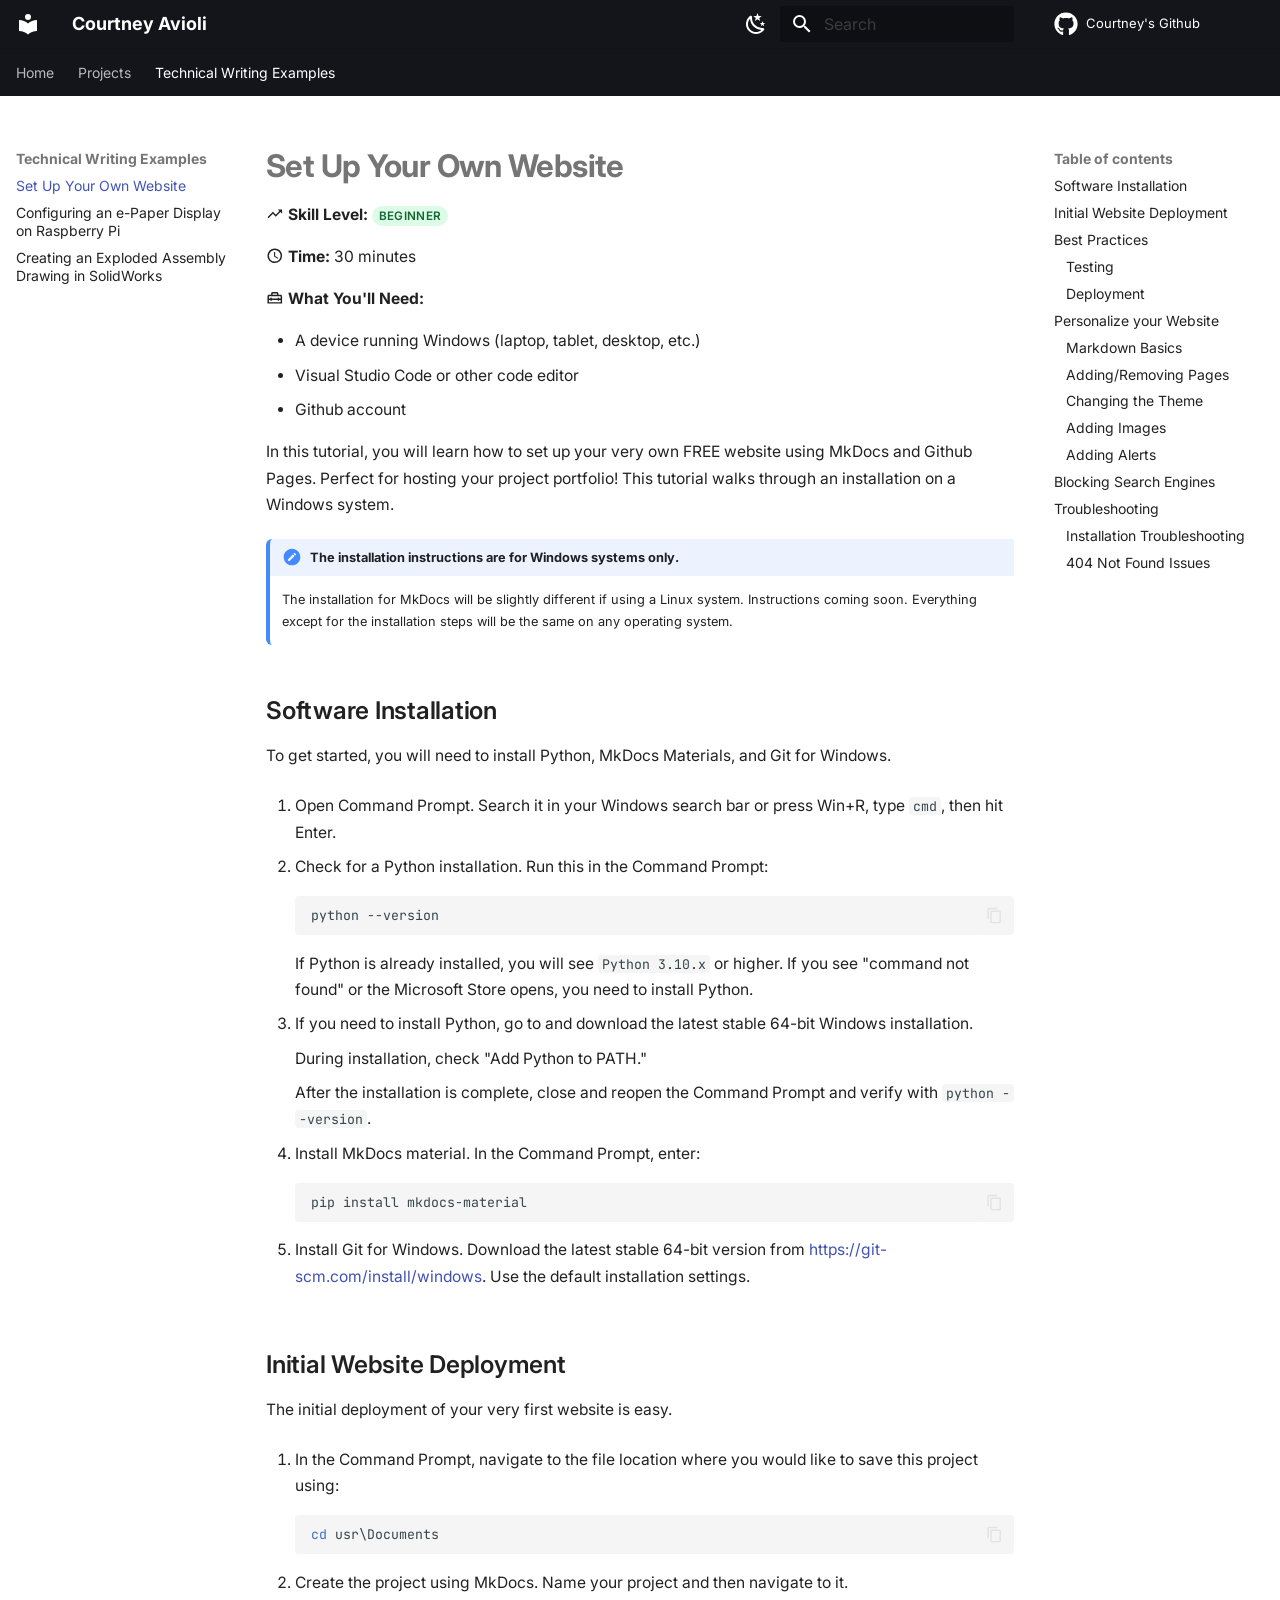
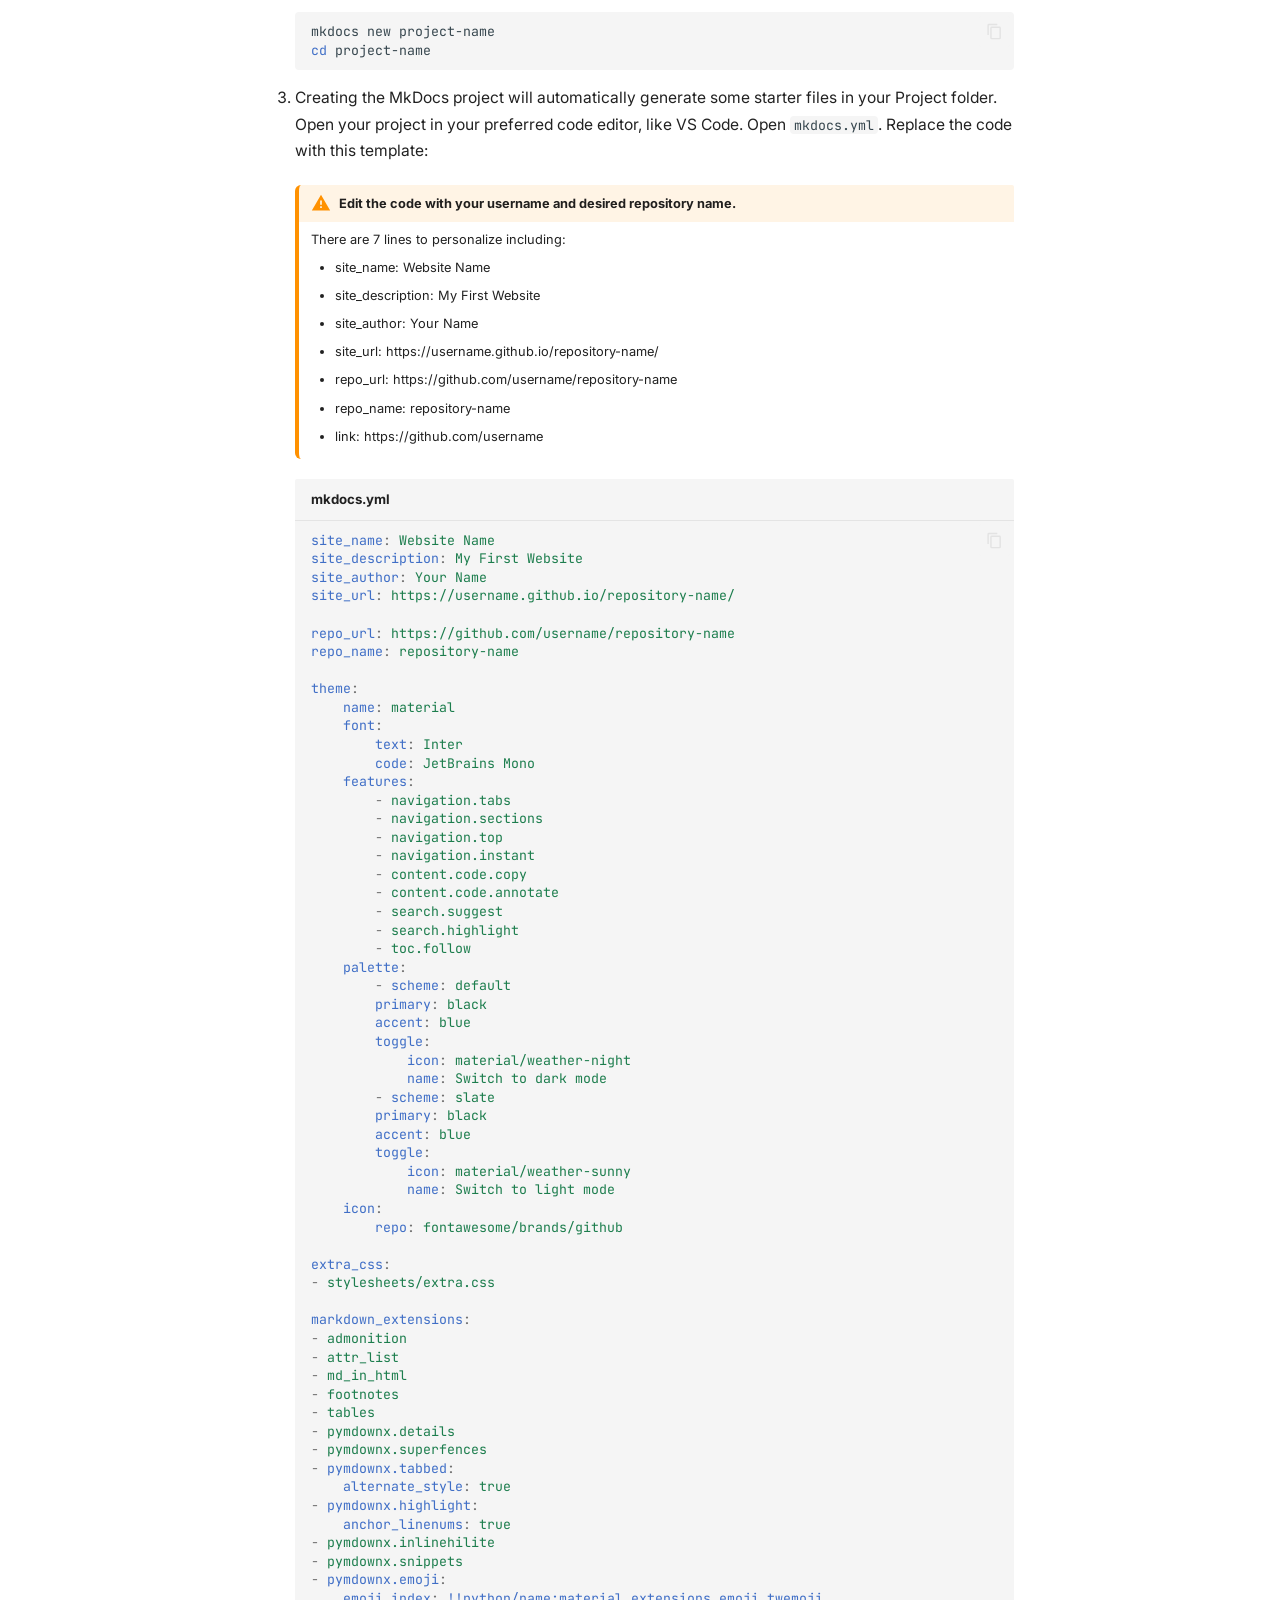
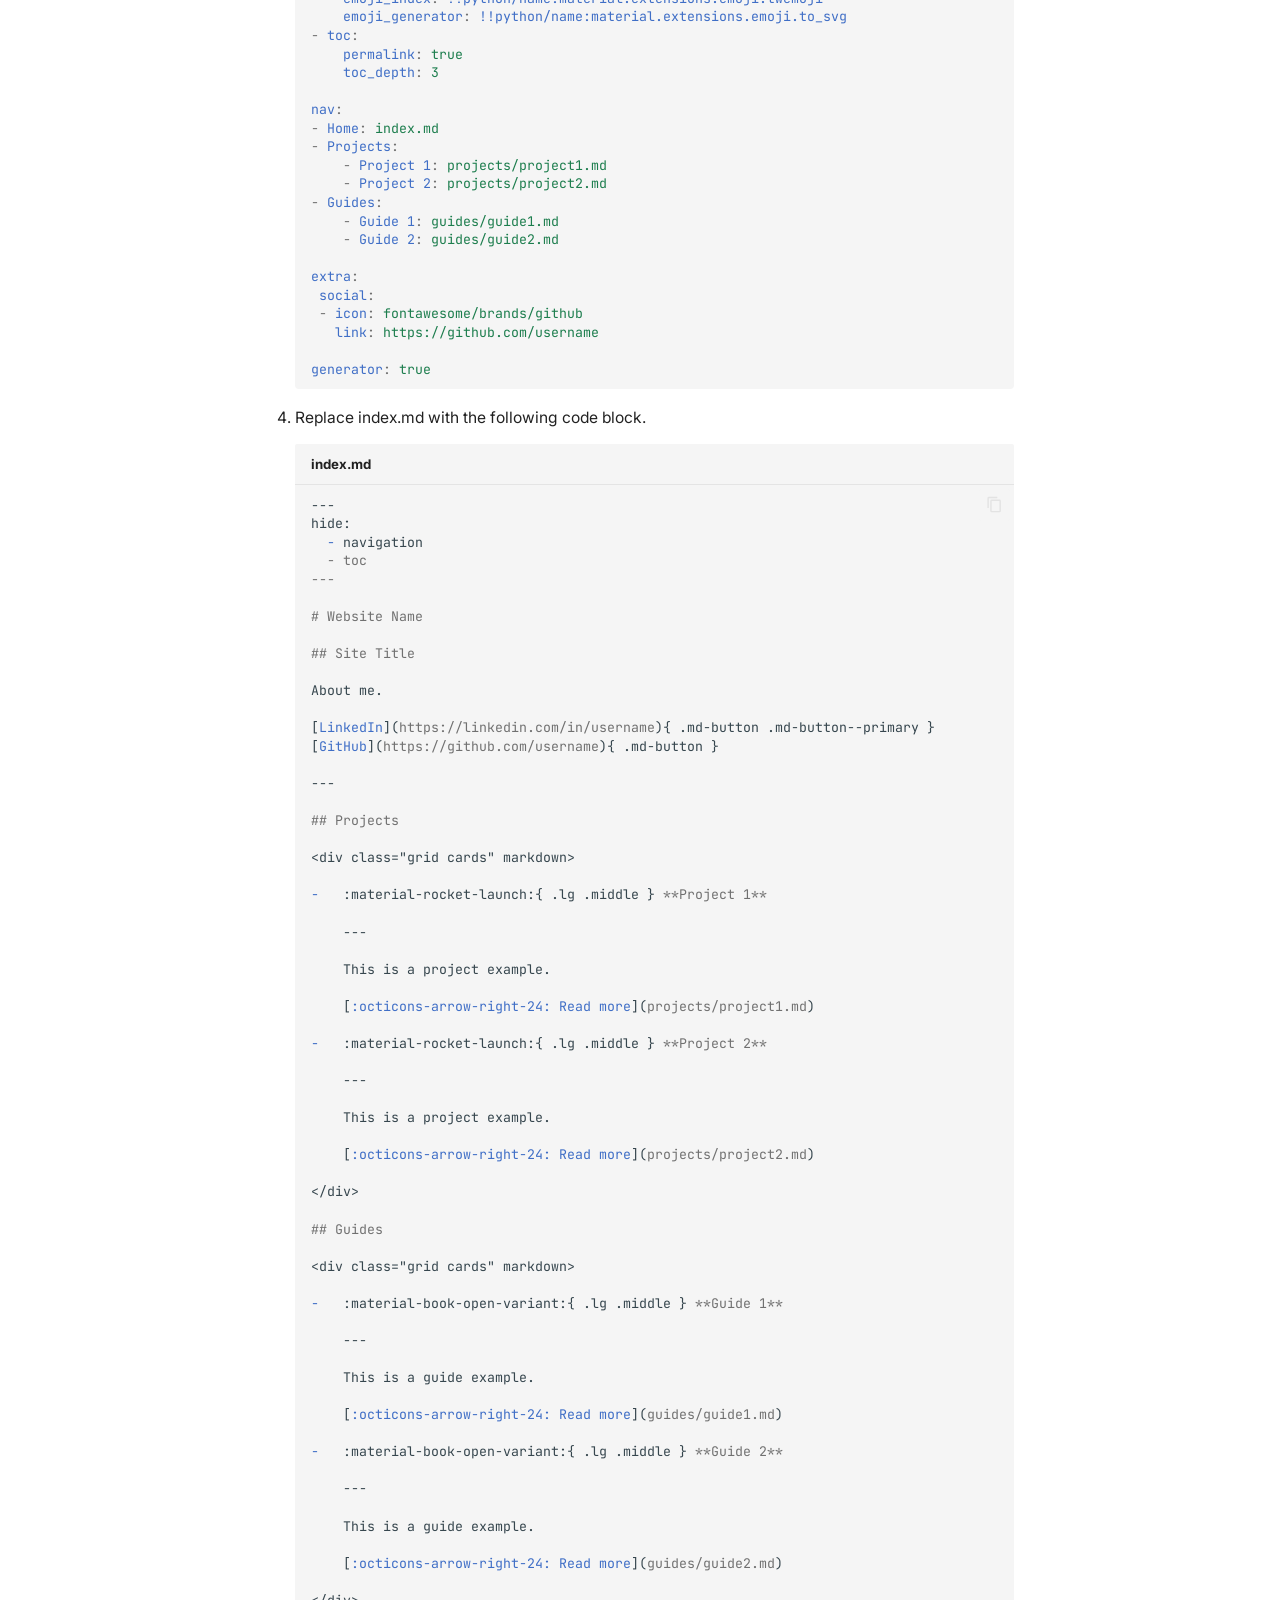
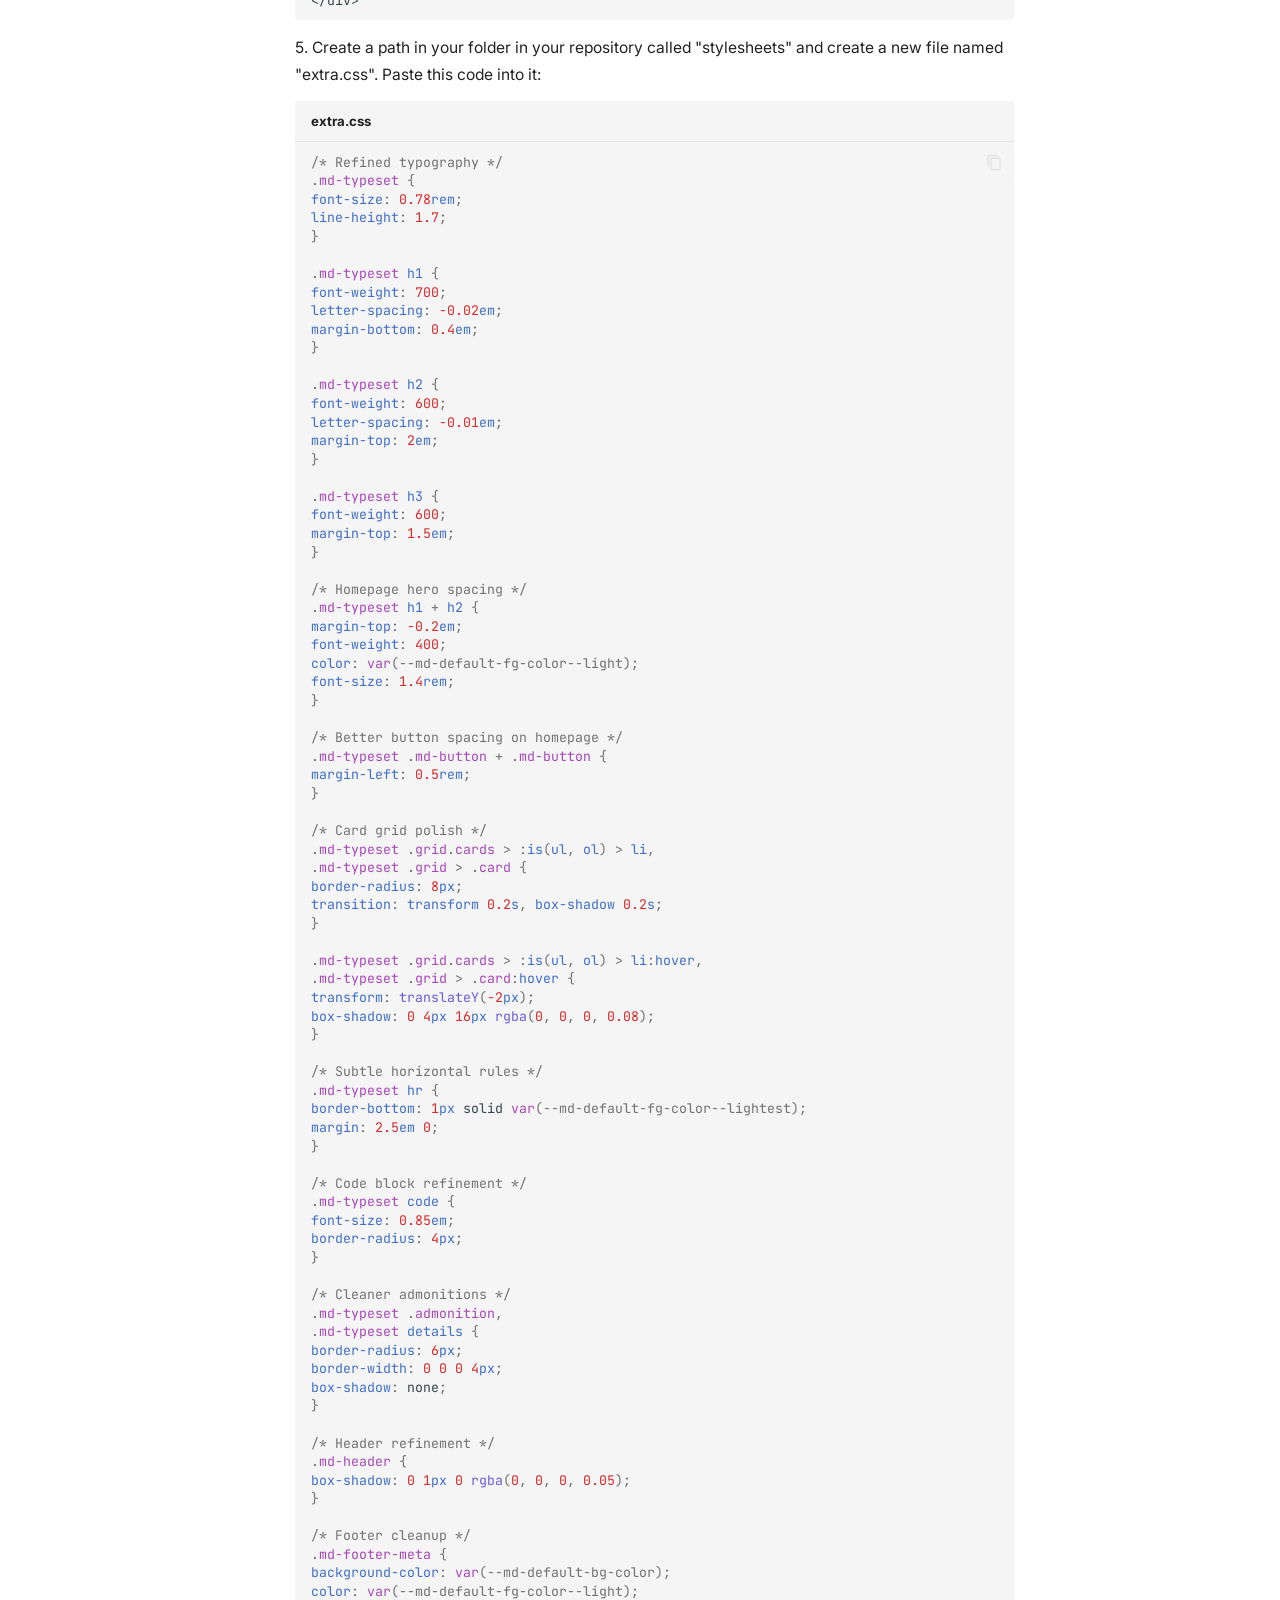
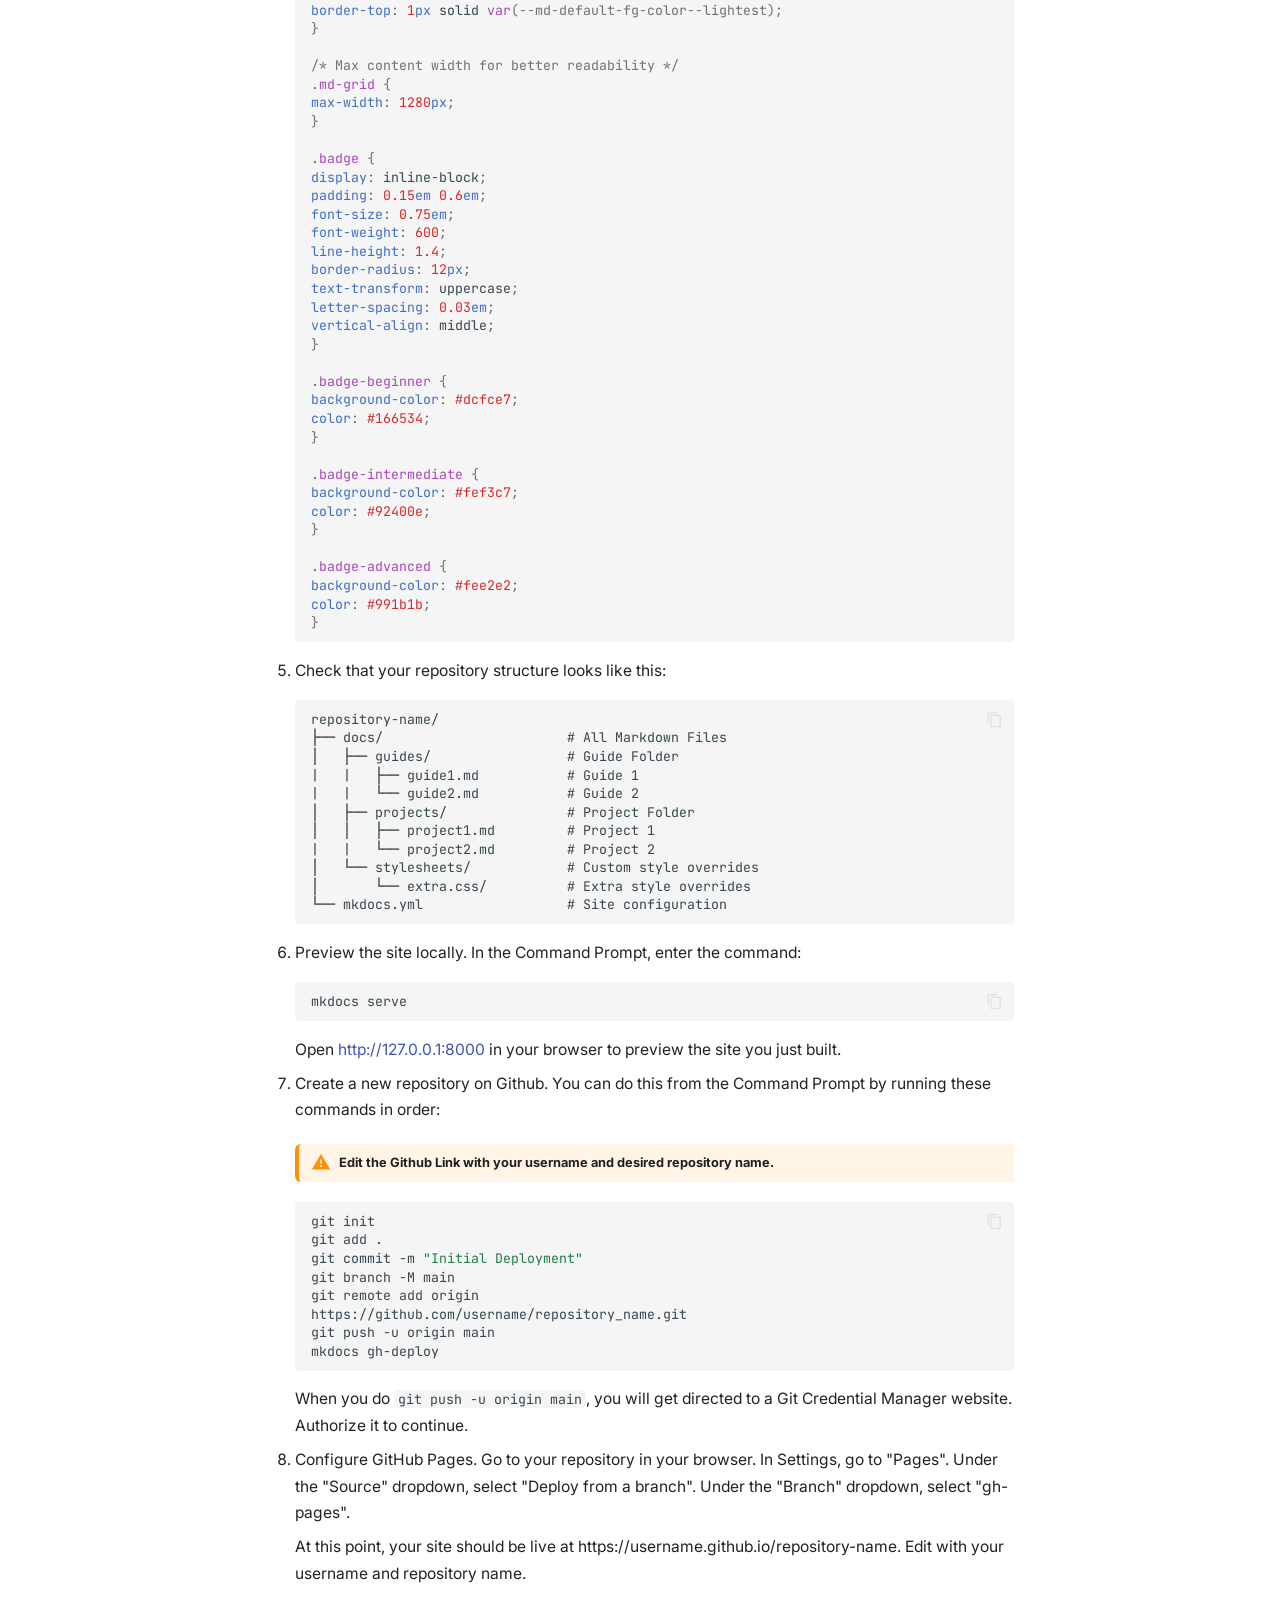
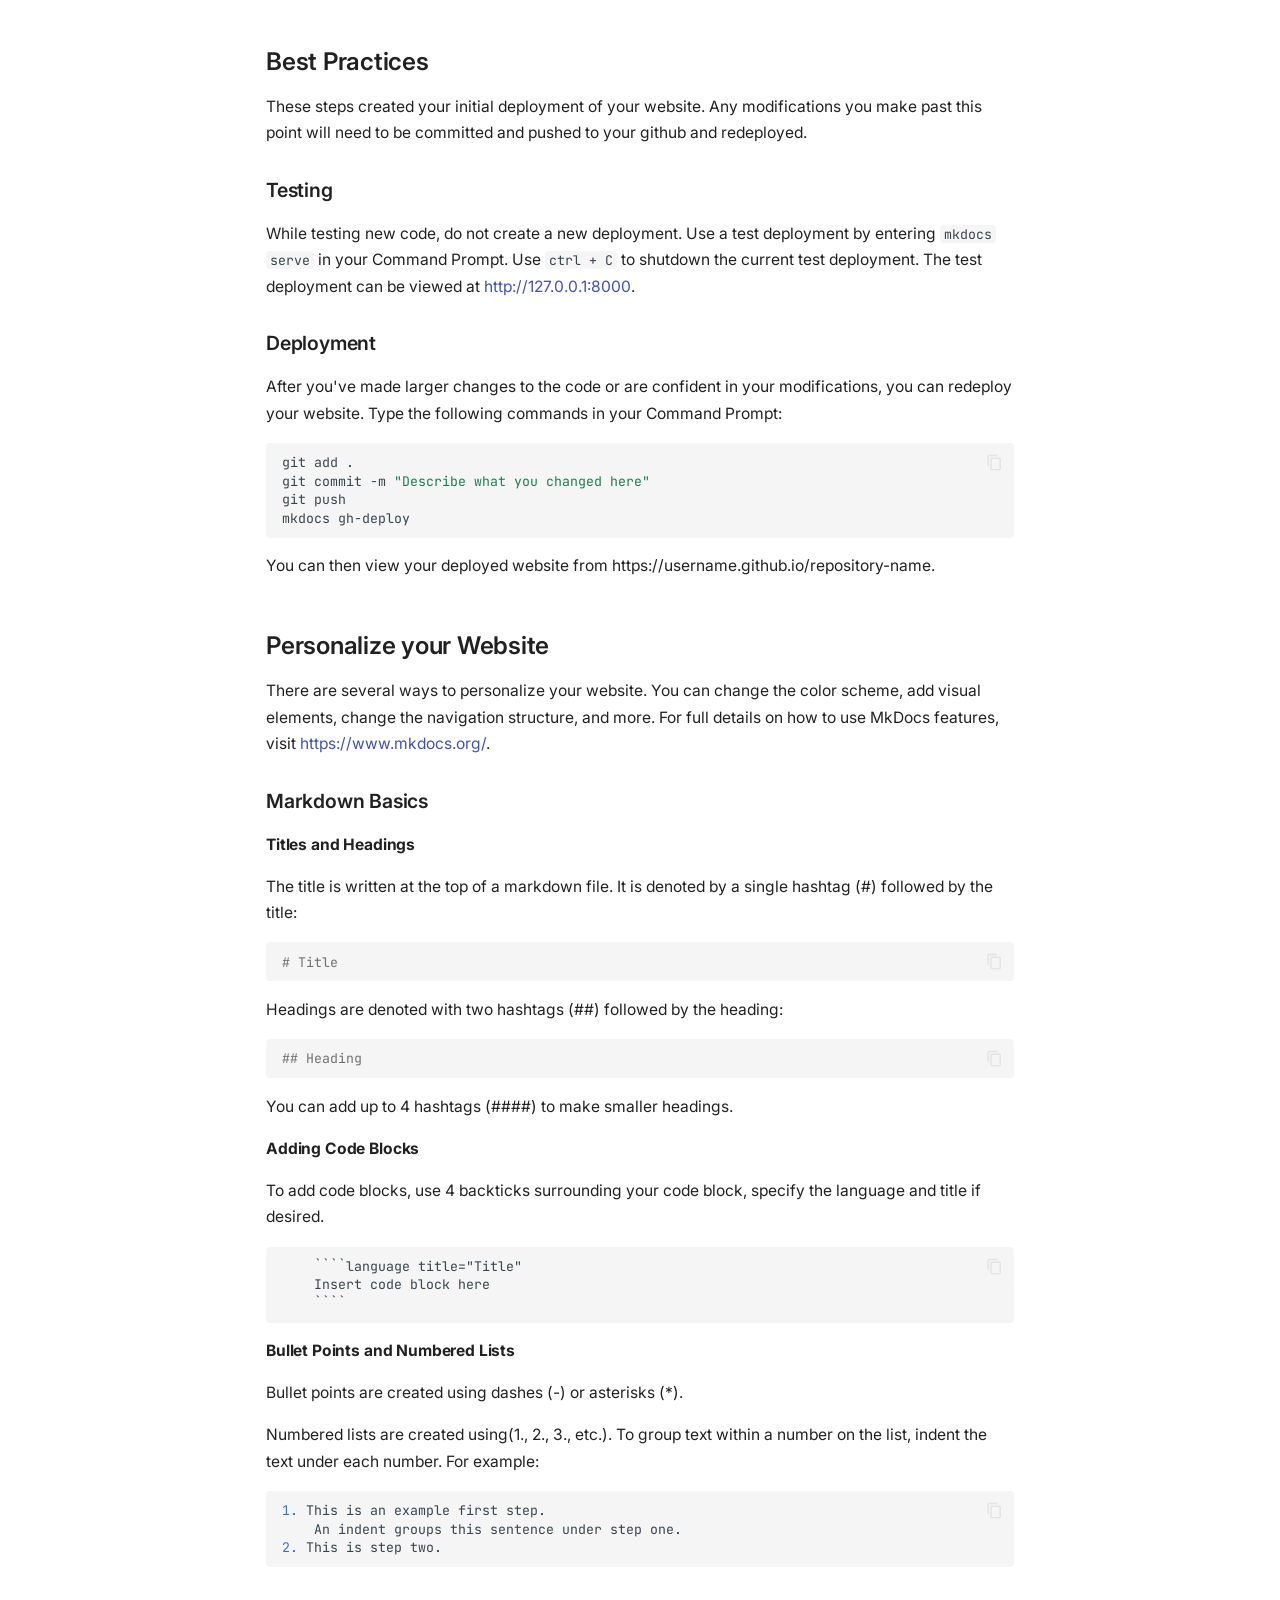
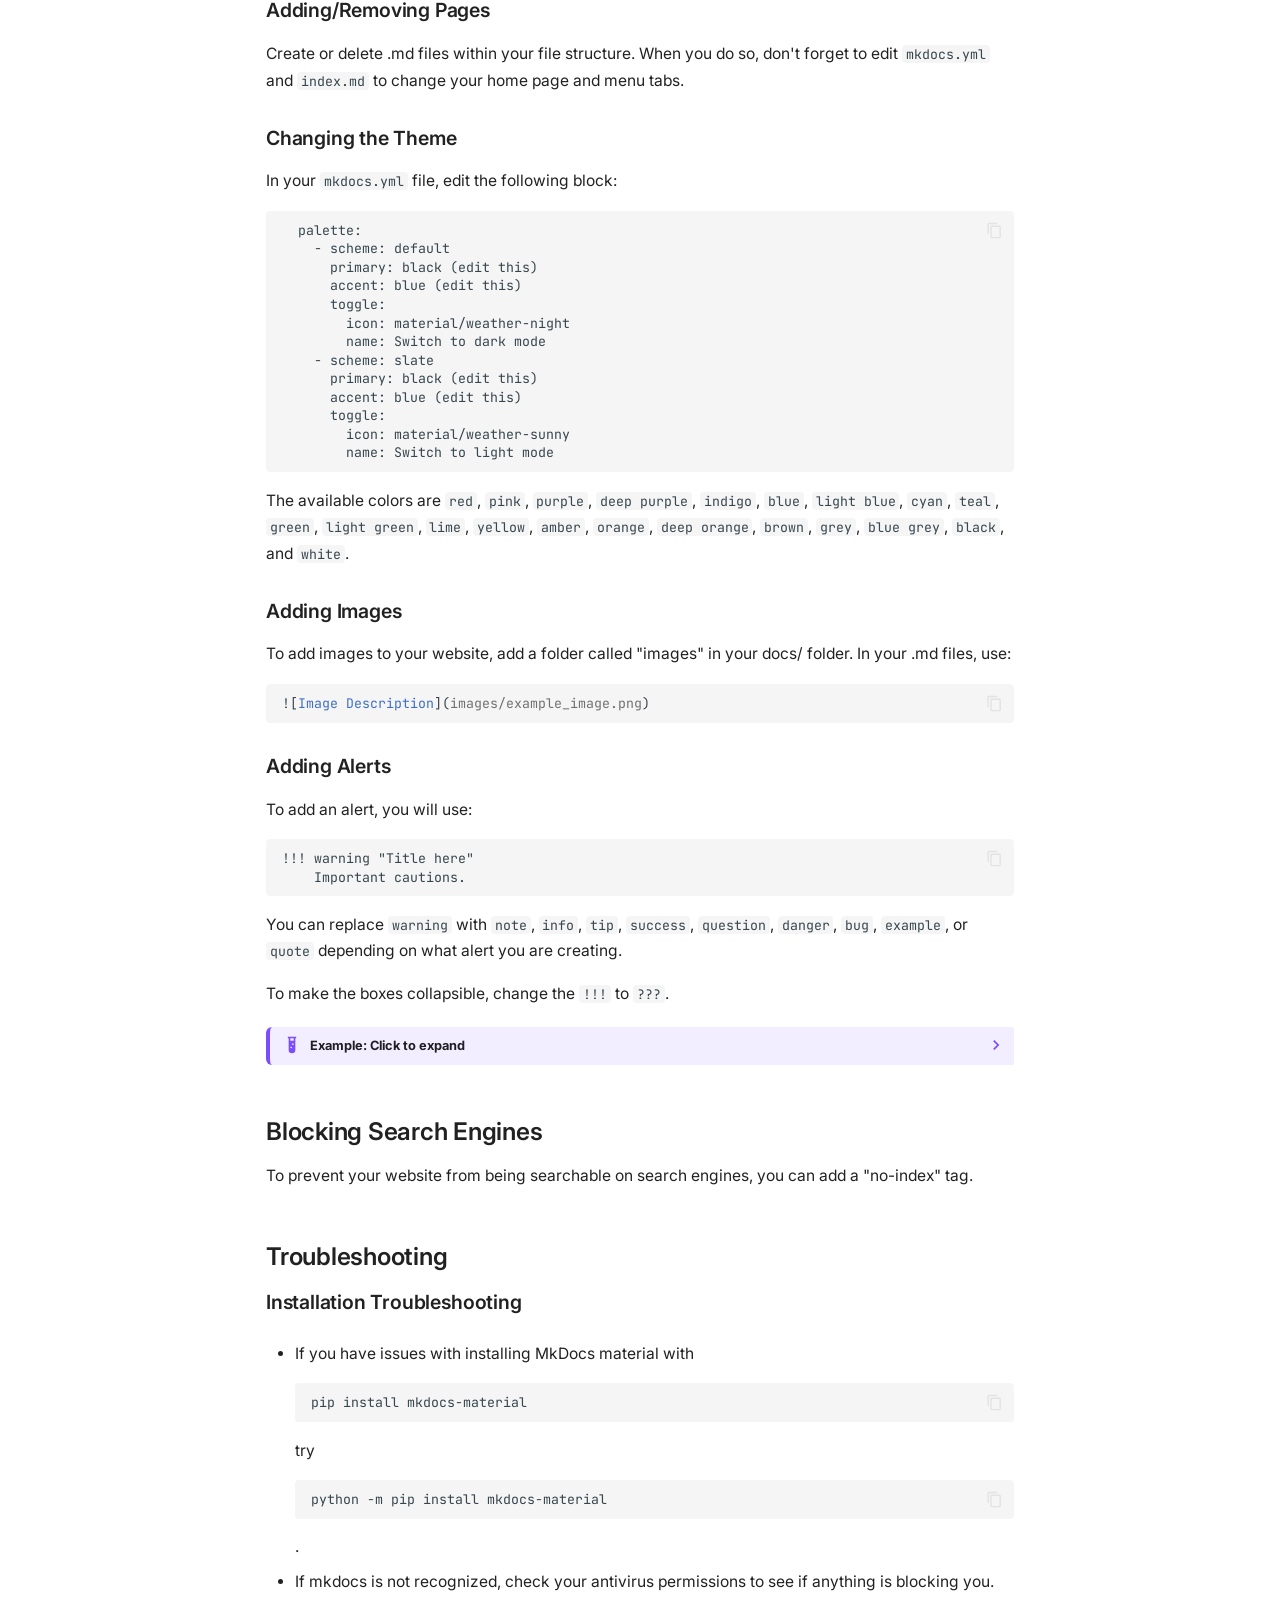
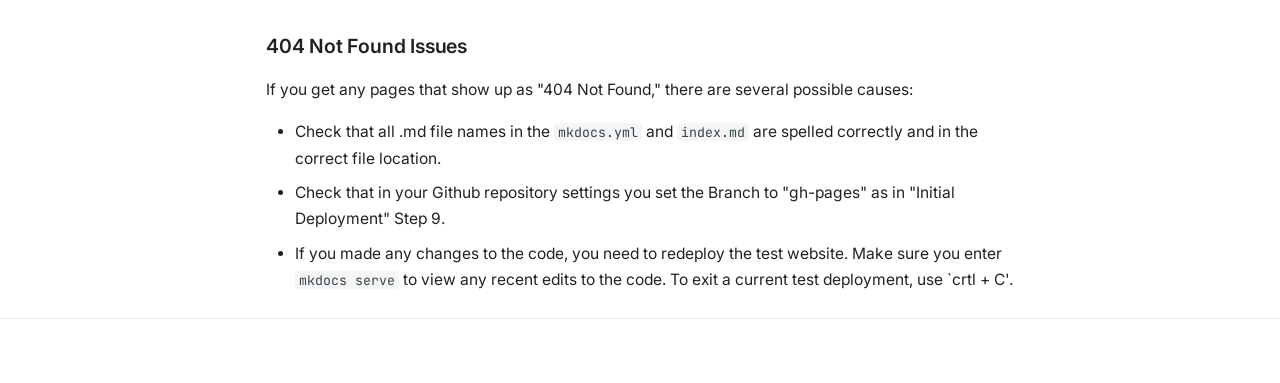
<file: site/guides/website_setup_mkdocs/index.html>
<!doctype html>
<html lang="en" class="no-js">
  <head>
    
      <meta charset="utf-8">
      <meta name="viewport" content="width=device-width,initial-scale=1">
      
        <meta name="description" content="Portfolio">
      
      
        <meta name="author" content="Courtney Avioli">
      
      
        <link rel="canonical" href="https://court-av.github.io/Portfolio/guides/website_setup_mkdocs/">
      
      
        <link rel="prev" href="../../projects/project/">
      
      
        <link rel="next" href="../epaper_pi/">
      
      
        
      
      
      <link rel="icon" href="../../assets/images/favicon.png">
      <meta name="generator" content="mkdocs-1.6.1, mkdocs-material-9.7.6">
    
    
      
        <title>Set Up Your Own Website - Courtney Avioli</title>
      
    
    
      <link rel="stylesheet" href="../../assets/stylesheets/main.484c7ddc.min.css">
      
        
        <link rel="stylesheet" href="../../assets/stylesheets/palette.ab4e12ef.min.css">
      
      


    
    
      
    
    
      
        
        
        <link rel="preconnect" href="https://fonts.gstatic.com" crossorigin>
        <link rel="stylesheet" href="https://fonts.googleapis.com/css?family=Inter:300,300i,400,400i,700,700i%7CJetBrains+Mono:400,400i,700,700i&display=fallback">
        <style>:root{--md-text-font:"Inter";--md-code-font:"JetBrains Mono"}</style>
      
    
    
      <link rel="stylesheet" href="../../stylesheets/extra.css">
    
    <script>__md_scope=new URL("../..",location),__md_hash=e=>[...e].reduce(((e,_)=>(e<<5)-e+_.charCodeAt(0)),0),__md_get=(e,_=localStorage,t=__md_scope)=>JSON.parse(_.getItem(t.pathname+"."+e)),__md_set=(e,_,t=localStorage,a=__md_scope)=>{try{t.setItem(a.pathname+"."+e,JSON.stringify(_))}catch(e){}}</script>
    
      

    
    
  </head>
  
  
    
    
      
    
    
    
    
    <body dir="ltr" data-md-color-scheme="default" data-md-color-primary="black" data-md-color-accent="blue">
  
    
    <input class="md-toggle" data-md-toggle="drawer" type="checkbox" id="__drawer" autocomplete="off">
    <input class="md-toggle" data-md-toggle="search" type="checkbox" id="__search" autocomplete="off">
    <label class="md-overlay" for="__drawer"></label>
    <div data-md-component="skip">
      
        
        <a href="#set-up-your-own-website" class="md-skip">
          Skip to content
        </a>
      
    </div>
    <div data-md-component="announce">
      
    </div>
    
    
      

<header class="md-header" data-md-component="header">
  <nav class="md-header__inner md-grid" aria-label="Header">
    <a href="../.." title="Courtney Avioli" class="md-header__button md-logo" aria-label="Courtney Avioli" data-md-component="logo">
      
  
  <svg xmlns="http://www.w3.org/2000/svg" viewBox="0 0 24 24"><path d="M12 8a3 3 0 0 0 3-3 3 3 0 0 0-3-3 3 3 0 0 0-3 3 3 3 0 0 0 3 3m0 3.54C9.64 9.35 6.5 8 3 8v11c3.5 0 6.64 1.35 9 3.54 2.36-2.19 5.5-3.54 9-3.54V8c-3.5 0-6.64 1.35-9 3.54"/></svg>

    </a>
    <label class="md-header__button md-icon" for="__drawer">
      
      <svg xmlns="http://www.w3.org/2000/svg" viewBox="0 0 24 24"><path d="M3 6h18v2H3zm0 5h18v2H3zm0 5h18v2H3z"/></svg>
    </label>
    <div class="md-header__title" data-md-component="header-title">
      <div class="md-header__ellipsis">
        <div class="md-header__topic">
          <span class="md-ellipsis">
            Courtney Avioli
          </span>
        </div>
        <div class="md-header__topic" data-md-component="header-topic">
          <span class="md-ellipsis">
            
              Set Up Your Own Website
            
          </span>
        </div>
      </div>
    </div>
    
      
        <form class="md-header__option" data-md-component="palette">
  
    
    
    
    <input class="md-option" data-md-color-media="" data-md-color-scheme="default" data-md-color-primary="black" data-md-color-accent="blue"  aria-label="Switch to dark mode"  type="radio" name="__palette" id="__palette_0">
    
      <label class="md-header__button md-icon" title="Switch to dark mode" for="__palette_1" hidden>
        <svg xmlns="http://www.w3.org/2000/svg" viewBox="0 0 24 24"><path d="m17.75 4.09-2.53 1.94.91 3.06-2.63-1.81-2.63 1.81.91-3.06-2.53-1.94L12.44 4l1.06-3 1.06 3zm3.5 6.91-1.64 1.25.59 1.98-1.7-1.17-1.7 1.17.59-1.98L15.75 11l2.06-.05L18.5 9l.69 1.95zm-2.28 4.95c.83-.08 1.72 1.1 1.19 1.85-.32.45-.66.87-1.08 1.27C15.17 23 8.84 23 4.94 19.07c-3.91-3.9-3.91-10.24 0-14.14.4-.4.82-.76 1.27-1.08.75-.53 1.93.36 1.85 1.19-.27 2.86.69 5.83 2.89 8.02a9.96 9.96 0 0 0 8.02 2.89m-1.64 2.02a12.08 12.08 0 0 1-7.8-3.47c-2.17-2.19-3.33-5-3.49-7.82-2.81 3.14-2.7 7.96.31 10.98 3.02 3.01 7.84 3.12 10.98.31"/></svg>
      </label>
    
  
    
    
    
    <input class="md-option" data-md-color-media="" data-md-color-scheme="slate" data-md-color-primary="black" data-md-color-accent="blue"  aria-label="Switch to light mode"  type="radio" name="__palette" id="__palette_1">
    
      <label class="md-header__button md-icon" title="Switch to light mode" for="__palette_0" hidden>
        <svg xmlns="http://www.w3.org/2000/svg" viewBox="0 0 24 24"><path d="M12 7a5 5 0 0 1 5 5 5 5 0 0 1-5 5 5 5 0 0 1-5-5 5 5 0 0 1 5-5m0 2a3 3 0 0 0-3 3 3 3 0 0 0 3 3 3 3 0 0 0 3-3 3 3 0 0 0-3-3m0-7 2.39 3.42C13.65 5.15 12.84 5 12 5s-1.65.15-2.39.42zM3.34 7l4.16-.35A7.2 7.2 0 0 0 5.94 8.5c-.44.74-.69 1.5-.83 2.29zm.02 10 1.76-3.77a7.131 7.131 0 0 0 2.38 4.14zM20.65 7l-1.77 3.79a7.02 7.02 0 0 0-2.38-4.15zm-.01 10-4.14.36c.59-.51 1.12-1.14 1.54-1.86.42-.73.69-1.5.83-2.29zM12 22l-2.41-3.44c.74.27 1.55.44 2.41.44.82 0 1.63-.17 2.37-.44z"/></svg>
      </label>
    
  
</form>
      
    
    
      <script>var palette=__md_get("__palette");if(palette&&palette.color){if("(prefers-color-scheme)"===palette.color.media){var media=matchMedia("(prefers-color-scheme: light)"),input=document.querySelector(media.matches?"[data-md-color-media='(prefers-color-scheme: light)']":"[data-md-color-media='(prefers-color-scheme: dark)']");palette.color.media=input.getAttribute("data-md-color-media"),palette.color.scheme=input.getAttribute("data-md-color-scheme"),palette.color.primary=input.getAttribute("data-md-color-primary"),palette.color.accent=input.getAttribute("data-md-color-accent")}for(var[key,value]of Object.entries(palette.color))document.body.setAttribute("data-md-color-"+key,value)}</script>
    
    
    
      
      
        <label class="md-header__button md-icon" for="__search">
          
          <svg xmlns="http://www.w3.org/2000/svg" viewBox="0 0 24 24"><path d="M9.5 3A6.5 6.5 0 0 1 16 9.5c0 1.61-.59 3.09-1.56 4.23l.27.27h.79l5 5-1.5 1.5-5-5v-.79l-.27-.27A6.52 6.52 0 0 1 9.5 16 6.5 6.5 0 0 1 3 9.5 6.5 6.5 0 0 1 9.5 3m0 2C7 5 5 7 5 9.5S7 14 9.5 14 14 12 14 9.5 12 5 9.5 5"/></svg>
        </label>
        <div class="md-search" data-md-component="search" role="dialog">
  <label class="md-search__overlay" for="__search"></label>
  <div class="md-search__inner" role="search">
    <form class="md-search__form" name="search">
      <input type="text" class="md-search__input" name="query" aria-label="Search" placeholder="Search" autocapitalize="off" autocorrect="off" autocomplete="off" spellcheck="false" data-md-component="search-query" required>
      <label class="md-search__icon md-icon" for="__search">
        
        <svg xmlns="http://www.w3.org/2000/svg" viewBox="0 0 24 24"><path d="M9.5 3A6.5 6.5 0 0 1 16 9.5c0 1.61-.59 3.09-1.56 4.23l.27.27h.79l5 5-1.5 1.5-5-5v-.79l-.27-.27A6.52 6.52 0 0 1 9.5 16 6.5 6.5 0 0 1 3 9.5 6.5 6.5 0 0 1 9.5 3m0 2C7 5 5 7 5 9.5S7 14 9.5 14 14 12 14 9.5 12 5 9.5 5"/></svg>
        
        <svg xmlns="http://www.w3.org/2000/svg" viewBox="0 0 24 24"><path d="M20 11v2H8l5.5 5.5-1.42 1.42L4.16 12l7.92-7.92L13.5 5.5 8 11z"/></svg>
      </label>
      <nav class="md-search__options" aria-label="Search">
        
        <button type="reset" class="md-search__icon md-icon" title="Clear" aria-label="Clear" tabindex="-1">
          
          <svg xmlns="http://www.w3.org/2000/svg" viewBox="0 0 24 24"><path d="M19 6.41 17.59 5 12 10.59 6.41 5 5 6.41 10.59 12 5 17.59 6.41 19 12 13.41 17.59 19 19 17.59 13.41 12z"/></svg>
        </button>
      </nav>
      
        <div class="md-search__suggest" data-md-component="search-suggest"></div>
      
    </form>
    <div class="md-search__output">
      <div class="md-search__scrollwrap" tabindex="0" data-md-scrollfix>
        <div class="md-search-result" data-md-component="search-result">
          <div class="md-search-result__meta">
            Initializing search
          </div>
          <ol class="md-search-result__list" role="presentation"></ol>
        </div>
      </div>
    </div>
  </div>
</div>
      
    
    
      <div class="md-header__source">
        <a href="https://github.com/court-av/Portfolio" title="Go to repository" class="md-source" data-md-component="source">
  <div class="md-source__icon md-icon">
    
    <svg xmlns="http://www.w3.org/2000/svg" viewBox="0 0 512 512"><!--! Font Awesome Free 7.1.0 by @fontawesome - https://fontawesome.com License - https://fontawesome.com/license/free (Icons: CC BY 4.0, Fonts: SIL OFL 1.1, Code: MIT License) Copyright 2025 Fonticons, Inc.--><path d="M173.9 397.4c0 2-2.3 3.6-5.2 3.6-3.3.3-5.6-1.3-5.6-3.6 0-2 2.3-3.6 5.2-3.6 3-.3 5.6 1.3 5.6 3.6m-31.1-4.5c-.7 2 1.3 4.3 4.3 4.9 2.6 1 5.6 0 6.2-2s-1.3-4.3-4.3-5.2c-2.6-.7-5.5.3-6.2 2.3m44.2-1.7c-2.9.7-4.9 2.6-4.6 4.9.3 2 2.9 3.3 5.9 2.6 2.9-.7 4.9-2.6 4.6-4.6-.3-1.9-3-3.2-5.9-2.9M252.8 8C114.1 8 8 113.3 8 252c0 110.9 69.8 205.8 169.5 239.2 12.8 2.3 17.3-5.6 17.3-12.1 0-6.2-.3-40.4-.3-61.4 0 0-70 15-84.7-29.8 0 0-11.4-29.1-27.8-36.6 0 0-22.9-15.7 1.6-15.4 0 0 24.9 2 38.6 25.8 21.9 38.6 58.6 27.5 72.9 20.9 2.3-16 8.8-27.1 16-33.7-55.9-6.2-112.3-14.3-112.3-110.5 0-27.5 7.6-41.3 23.6-58.9-2.6-6.5-11.1-33.3 2.6-67.9 20.9-6.5 69 27 69 27 20-5.6 41.5-8.5 62.8-8.5s42.8 2.9 62.8 8.5c0 0 48.1-33.6 69-27 13.7 34.7 5.2 61.4 2.6 67.9 16 17.7 25.8 31.5 25.8 58.9 0 96.5-58.9 104.2-114.8 110.5 9.2 7.9 17 22.9 17 46.4 0 33.7-.3 75.4-.3 83.6 0 6.5 4.6 14.4 17.3 12.1C436.2 457.8 504 362.9 504 252 504 113.3 391.5 8 252.8 8M105.2 352.9c-1.3 1-1 3.3.7 5.2 1.6 1.6 3.9 2.3 5.2 1 1.3-1 1-3.3-.7-5.2-1.6-1.6-3.9-2.3-5.2-1m-10.8-8.1c-.7 1.3.3 2.9 2.3 3.9 1.6 1 3.6.7 4.3-.7.7-1.3-.3-2.9-2.3-3.9-2-.6-3.6-.3-4.3.7m32.4 35.6c-1.6 1.3-1 4.3 1.3 6.2 2.3 2.3 5.2 2.6 6.5 1 1.3-1.3.7-4.3-1.3-6.2-2.2-2.3-5.2-2.6-6.5-1m-11.4-14.7c-1.6 1-1.6 3.6 0 5.9s4.3 3.3 5.6 2.3c1.6-1.3 1.6-3.9 0-6.2-1.4-2.3-4-3.3-5.6-2"/></svg>
  </div>
  <div class="md-source__repository">
    Courtney's Github
  </div>
</a>
      </div>
    
  </nav>
  
</header>
    
    <div class="md-container" data-md-component="container">
      
      
        
          
            
<nav class="md-tabs" aria-label="Tabs" data-md-component="tabs">
  <div class="md-grid">
    <ul class="md-tabs__list">
      
        
  
  
  
  
    <li class="md-tabs__item">
      <a href="../.." class="md-tabs__link">
        
  
  
    
  
  Home

      </a>
    </li>
  

      
        
  
  
  
  
    
    
      <li class="md-tabs__item">
        <a href="../../projects/project/" class="md-tabs__link">
          
  
  
  Projects

        </a>
      </li>
    
  

      
        
  
  
  
    
  
  
    
    
      <li class="md-tabs__item md-tabs__item--active">
        <a href="./" class="md-tabs__link">
          
  
  
  Technical Writing Examples

        </a>
      </li>
    
  

      
    </ul>
  </div>
</nav>
          
        
      
      <main class="md-main" data-md-component="main">
        <div class="md-main__inner md-grid">
          
            
              
              <div class="md-sidebar md-sidebar--primary" data-md-component="sidebar" data-md-type="navigation" >
                <div class="md-sidebar__scrollwrap">
                  <div class="md-sidebar__inner">
                    


  


<nav class="md-nav md-nav--primary md-nav--lifted" aria-label="Navigation" data-md-level="0">
  <label class="md-nav__title" for="__drawer">
    <a href="../.." title="Courtney Avioli" class="md-nav__button md-logo" aria-label="Courtney Avioli" data-md-component="logo">
      
  
  <svg xmlns="http://www.w3.org/2000/svg" viewBox="0 0 24 24"><path d="M12 8a3 3 0 0 0 3-3 3 3 0 0 0-3-3 3 3 0 0 0-3 3 3 3 0 0 0 3 3m0 3.54C9.64 9.35 6.5 8 3 8v11c3.5 0 6.64 1.35 9 3.54 2.36-2.19 5.5-3.54 9-3.54V8c-3.5 0-6.64 1.35-9 3.54"/></svg>

    </a>
    Courtney Avioli
  </label>
  
    <div class="md-nav__source">
      <a href="https://github.com/court-av/Portfolio" title="Go to repository" class="md-source" data-md-component="source">
  <div class="md-source__icon md-icon">
    
    <svg xmlns="http://www.w3.org/2000/svg" viewBox="0 0 512 512"><!--! Font Awesome Free 7.1.0 by @fontawesome - https://fontawesome.com License - https://fontawesome.com/license/free (Icons: CC BY 4.0, Fonts: SIL OFL 1.1, Code: MIT License) Copyright 2025 Fonticons, Inc.--><path d="M173.9 397.4c0 2-2.3 3.6-5.2 3.6-3.3.3-5.6-1.3-5.6-3.6 0-2 2.3-3.6 5.2-3.6 3-.3 5.6 1.3 5.6 3.6m-31.1-4.5c-.7 2 1.3 4.3 4.3 4.9 2.6 1 5.6 0 6.2-2s-1.3-4.3-4.3-5.2c-2.6-.7-5.5.3-6.2 2.3m44.2-1.7c-2.9.7-4.9 2.6-4.6 4.9.3 2 2.9 3.3 5.9 2.6 2.9-.7 4.9-2.6 4.6-4.6-.3-1.9-3-3.2-5.9-2.9M252.8 8C114.1 8 8 113.3 8 252c0 110.9 69.8 205.8 169.5 239.2 12.8 2.3 17.3-5.6 17.3-12.1 0-6.2-.3-40.4-.3-61.4 0 0-70 15-84.7-29.8 0 0-11.4-29.1-27.8-36.6 0 0-22.9-15.7 1.6-15.4 0 0 24.9 2 38.6 25.8 21.9 38.6 58.6 27.5 72.9 20.9 2.3-16 8.8-27.1 16-33.7-55.9-6.2-112.3-14.3-112.3-110.5 0-27.5 7.6-41.3 23.6-58.9-2.6-6.5-11.1-33.3 2.6-67.9 20.9-6.5 69 27 69 27 20-5.6 41.5-8.5 62.8-8.5s42.8 2.9 62.8 8.5c0 0 48.1-33.6 69-27 13.7 34.7 5.2 61.4 2.6 67.9 16 17.7 25.8 31.5 25.8 58.9 0 96.5-58.9 104.2-114.8 110.5 9.2 7.9 17 22.9 17 46.4 0 33.7-.3 75.4-.3 83.6 0 6.5 4.6 14.4 17.3 12.1C436.2 457.8 504 362.9 504 252 504 113.3 391.5 8 252.8 8M105.2 352.9c-1.3 1-1 3.3.7 5.2 1.6 1.6 3.9 2.3 5.2 1 1.3-1 1-3.3-.7-5.2-1.6-1.6-3.9-2.3-5.2-1m-10.8-8.1c-.7 1.3.3 2.9 2.3 3.9 1.6 1 3.6.7 4.3-.7.7-1.3-.3-2.9-2.3-3.9-2-.6-3.6-.3-4.3.7m32.4 35.6c-1.6 1.3-1 4.3 1.3 6.2 2.3 2.3 5.2 2.6 6.5 1 1.3-1.3.7-4.3-1.3-6.2-2.2-2.3-5.2-2.6-6.5-1m-11.4-14.7c-1.6 1-1.6 3.6 0 5.9s4.3 3.3 5.6 2.3c1.6-1.3 1.6-3.9 0-6.2-1.4-2.3-4-3.3-5.6-2"/></svg>
  </div>
  <div class="md-source__repository">
    Courtney's Github
  </div>
</a>
    </div>
  
  <ul class="md-nav__list" data-md-scrollfix>
    
      
      
  
  
  
  
    <li class="md-nav__item">
      <a href="../.." class="md-nav__link">
        
  
  
  <span class="md-ellipsis">
    
  
    Home
  

    
  </span>
  
  

      </a>
    </li>
  

    
      
      
  
  
  
  
    
    
    
    
      
      
        
      
    
    
    <li class="md-nav__item md-nav__item--nested">
      
        
        
        <input class="md-nav__toggle md-toggle " type="checkbox" id="__nav_2" >
        
          
          <label class="md-nav__link" for="__nav_2" id="__nav_2_label" tabindex="0">
            
  
  
  <span class="md-ellipsis">
    
  
    Projects
  

    
  </span>
  
  

            <span class="md-nav__icon md-icon"></span>
          </label>
        
        <nav class="md-nav" data-md-level="1" aria-labelledby="__nav_2_label" aria-expanded="false">
          <label class="md-nav__title" for="__nav_2">
            <span class="md-nav__icon md-icon"></span>
            
  
    Projects
  

          </label>
          <ul class="md-nav__list" data-md-scrollfix>
            
              
                
  
  
  
  
    <li class="md-nav__item">
      <a href="../../projects/project/" class="md-nav__link">
        
  
  
  <span class="md-ellipsis">
    
  
    Sample Project
  

    
  </span>
  
  

      </a>
    </li>
  

              
            
          </ul>
        </nav>
      
    </li>
  

    
      
      
  
  
    
  
  
  
    
    
    
    
      
        
        
      
      
        
      
    
    
    <li class="md-nav__item md-nav__item--active md-nav__item--section md-nav__item--nested">
      
        
        
        <input class="md-nav__toggle md-toggle " type="checkbox" id="__nav_3" checked>
        
          
          <label class="md-nav__link" for="__nav_3" id="__nav_3_label" tabindex="">
            
  
  
  <span class="md-ellipsis">
    
  
    Technical Writing Examples
  

    
  </span>
  
  

            <span class="md-nav__icon md-icon"></span>
          </label>
        
        <nav class="md-nav" data-md-level="1" aria-labelledby="__nav_3_label" aria-expanded="true">
          <label class="md-nav__title" for="__nav_3">
            <span class="md-nav__icon md-icon"></span>
            
  
    Technical Writing Examples
  

          </label>
          <ul class="md-nav__list" data-md-scrollfix>
            
              
                
  
  
    
  
  
  
    <li class="md-nav__item md-nav__item--active">
      
      <input class="md-nav__toggle md-toggle" type="checkbox" id="__toc">
      
      
        
      
      
        <label class="md-nav__link md-nav__link--active" for="__toc">
          
  
  
  <span class="md-ellipsis">
    
  
    Set Up Your Own Website
  

    
  </span>
  
  

          <span class="md-nav__icon md-icon"></span>
        </label>
      
      <a href="./" class="md-nav__link md-nav__link--active">
        
  
  
  <span class="md-ellipsis">
    
  
    Set Up Your Own Website
  

    
  </span>
  
  

      </a>
      
        

<nav class="md-nav md-nav--secondary" aria-label="Table of contents">
  
  
  
    
  
  
    <label class="md-nav__title" for="__toc">
      <span class="md-nav__icon md-icon"></span>
      Table of contents
    </label>
    <ul class="md-nav__list" data-md-component="toc" data-md-scrollfix>
      
        <li class="md-nav__item">
  <a href="#software-installation" class="md-nav__link">
    <span class="md-ellipsis">
      
        Software Installation
      
    </span>
  </a>
  
</li>
      
        <li class="md-nav__item">
  <a href="#initial-website-deployment" class="md-nav__link">
    <span class="md-ellipsis">
      
        Initial Website Deployment
      
    </span>
  </a>
  
</li>
      
        <li class="md-nav__item">
  <a href="#best-practices" class="md-nav__link">
    <span class="md-ellipsis">
      
        Best Practices
      
    </span>
  </a>
  
    <nav class="md-nav" aria-label="Best Practices">
      <ul class="md-nav__list">
        
          <li class="md-nav__item">
  <a href="#testing" class="md-nav__link">
    <span class="md-ellipsis">
      
        Testing
      
    </span>
  </a>
  
</li>
        
          <li class="md-nav__item">
  <a href="#deployment" class="md-nav__link">
    <span class="md-ellipsis">
      
        Deployment
      
    </span>
  </a>
  
</li>
        
      </ul>
    </nav>
  
</li>
      
        <li class="md-nav__item">
  <a href="#personalize-your-website" class="md-nav__link">
    <span class="md-ellipsis">
      
        Personalize your Website
      
    </span>
  </a>
  
    <nav class="md-nav" aria-label="Personalize your Website">
      <ul class="md-nav__list">
        
          <li class="md-nav__item">
  <a href="#markdown-basics" class="md-nav__link">
    <span class="md-ellipsis">
      
        Markdown Basics
      
    </span>
  </a>
  
</li>
        
          <li class="md-nav__item">
  <a href="#addingremoving-pages" class="md-nav__link">
    <span class="md-ellipsis">
      
        Adding/Removing Pages
      
    </span>
  </a>
  
</li>
        
          <li class="md-nav__item">
  <a href="#changing-the-theme" class="md-nav__link">
    <span class="md-ellipsis">
      
        Changing the Theme
      
    </span>
  </a>
  
</li>
        
          <li class="md-nav__item">
  <a href="#adding-images" class="md-nav__link">
    <span class="md-ellipsis">
      
        Adding Images
      
    </span>
  </a>
  
</li>
        
          <li class="md-nav__item">
  <a href="#adding-alerts" class="md-nav__link">
    <span class="md-ellipsis">
      
        Adding Alerts
      
    </span>
  </a>
  
</li>
        
      </ul>
    </nav>
  
</li>
      
        <li class="md-nav__item">
  <a href="#blocking-search-engines" class="md-nav__link">
    <span class="md-ellipsis">
      
        Blocking Search Engines
      
    </span>
  </a>
  
</li>
      
        <li class="md-nav__item">
  <a href="#troubleshooting" class="md-nav__link">
    <span class="md-ellipsis">
      
        Troubleshooting
      
    </span>
  </a>
  
    <nav class="md-nav" aria-label="Troubleshooting">
      <ul class="md-nav__list">
        
          <li class="md-nav__item">
  <a href="#installation-troubleshooting" class="md-nav__link">
    <span class="md-ellipsis">
      
        Installation Troubleshooting
      
    </span>
  </a>
  
</li>
        
          <li class="md-nav__item">
  <a href="#404-not-found-issues" class="md-nav__link">
    <span class="md-ellipsis">
      
        404 Not Found Issues
      
    </span>
  </a>
  
</li>
        
      </ul>
    </nav>
  
</li>
      
    </ul>
  
</nav>
      
    </li>
  

              
            
              
                
  
  
  
  
    <li class="md-nav__item">
      <a href="../epaper_pi/" class="md-nav__link">
        
  
  
  <span class="md-ellipsis">
    
  
    Configuring an e-Paper Display on Raspberry Pi
  

    
  </span>
  
  

      </a>
    </li>
  

              
            
              
                
  
  
  
  
    <li class="md-nav__item">
      <a href="../exploded_assembly/" class="md-nav__link">
        
  
  
  <span class="md-ellipsis">
    
  
    Creating an Exploded Assembly Drawing in SolidWorks
  

    
  </span>
  
  

      </a>
    </li>
  

              
            
          </ul>
        </nav>
      
    </li>
  

    
  </ul>
</nav>
                  </div>
                </div>
              </div>
            
            
              
              <div class="md-sidebar md-sidebar--secondary" data-md-component="sidebar" data-md-type="toc" >
                <div class="md-sidebar__scrollwrap">
                  <div class="md-sidebar__inner">
                    

<nav class="md-nav md-nav--secondary" aria-label="Table of contents">
  
  
  
    
  
  
    <label class="md-nav__title" for="__toc">
      <span class="md-nav__icon md-icon"></span>
      Table of contents
    </label>
    <ul class="md-nav__list" data-md-component="toc" data-md-scrollfix>
      
        <li class="md-nav__item">
  <a href="#software-installation" class="md-nav__link">
    <span class="md-ellipsis">
      
        Software Installation
      
    </span>
  </a>
  
</li>
      
        <li class="md-nav__item">
  <a href="#initial-website-deployment" class="md-nav__link">
    <span class="md-ellipsis">
      
        Initial Website Deployment
      
    </span>
  </a>
  
</li>
      
        <li class="md-nav__item">
  <a href="#best-practices" class="md-nav__link">
    <span class="md-ellipsis">
      
        Best Practices
      
    </span>
  </a>
  
    <nav class="md-nav" aria-label="Best Practices">
      <ul class="md-nav__list">
        
          <li class="md-nav__item">
  <a href="#testing" class="md-nav__link">
    <span class="md-ellipsis">
      
        Testing
      
    </span>
  </a>
  
</li>
        
          <li class="md-nav__item">
  <a href="#deployment" class="md-nav__link">
    <span class="md-ellipsis">
      
        Deployment
      
    </span>
  </a>
  
</li>
        
      </ul>
    </nav>
  
</li>
      
        <li class="md-nav__item">
  <a href="#personalize-your-website" class="md-nav__link">
    <span class="md-ellipsis">
      
        Personalize your Website
      
    </span>
  </a>
  
    <nav class="md-nav" aria-label="Personalize your Website">
      <ul class="md-nav__list">
        
          <li class="md-nav__item">
  <a href="#markdown-basics" class="md-nav__link">
    <span class="md-ellipsis">
      
        Markdown Basics
      
    </span>
  </a>
  
</li>
        
          <li class="md-nav__item">
  <a href="#addingremoving-pages" class="md-nav__link">
    <span class="md-ellipsis">
      
        Adding/Removing Pages
      
    </span>
  </a>
  
</li>
        
          <li class="md-nav__item">
  <a href="#changing-the-theme" class="md-nav__link">
    <span class="md-ellipsis">
      
        Changing the Theme
      
    </span>
  </a>
  
</li>
        
          <li class="md-nav__item">
  <a href="#adding-images" class="md-nav__link">
    <span class="md-ellipsis">
      
        Adding Images
      
    </span>
  </a>
  
</li>
        
          <li class="md-nav__item">
  <a href="#adding-alerts" class="md-nav__link">
    <span class="md-ellipsis">
      
        Adding Alerts
      
    </span>
  </a>
  
</li>
        
      </ul>
    </nav>
  
</li>
      
        <li class="md-nav__item">
  <a href="#blocking-search-engines" class="md-nav__link">
    <span class="md-ellipsis">
      
        Blocking Search Engines
      
    </span>
  </a>
  
</li>
      
        <li class="md-nav__item">
  <a href="#troubleshooting" class="md-nav__link">
    <span class="md-ellipsis">
      
        Troubleshooting
      
    </span>
  </a>
  
    <nav class="md-nav" aria-label="Troubleshooting">
      <ul class="md-nav__list">
        
          <li class="md-nav__item">
  <a href="#installation-troubleshooting" class="md-nav__link">
    <span class="md-ellipsis">
      
        Installation Troubleshooting
      
    </span>
  </a>
  
</li>
        
          <li class="md-nav__item">
  <a href="#404-not-found-issues" class="md-nav__link">
    <span class="md-ellipsis">
      
        404 Not Found Issues
      
    </span>
  </a>
  
</li>
        
      </ul>
    </nav>
  
</li>
      
    </ul>
  
</nav>
                  </div>
                </div>
              </div>
            
          
          
            <div class="md-content" data-md-component="content">
              
              <article class="md-content__inner md-typeset">
                
                  


  
  


<h1 id="set-up-your-own-website">Set Up Your Own Website<a class="headerlink" href="#set-up-your-own-website" title="Permanent link">&para;</a></h1>
<p><strong><span class="twemoji"><svg xmlns="http://www.w3.org/2000/svg" viewBox="0 0 24 24"><path d="m16 6 2.29 2.29-4.88 4.88-4-4L2 16.59 3.41 18l6-6 4 4 6.3-6.29L22 12V6z"/></svg></span> Skill Level:</strong> <span class="badge badge-beginner">Beginner</span></p>
<p><strong><span class="twemoji"><svg xmlns="http://www.w3.org/2000/svg" viewBox="0 0 24 24"><path d="M12 20a8 8 0 0 0 8-8 8 8 0 0 0-8-8 8 8 0 0 0-8 8 8 8 0 0 0 8 8m0-18a10 10 0 0 1 10 10 10 10 0 0 1-10 10C6.47 22 2 17.5 2 12A10 10 0 0 1 12 2m.5 5v5.25l4.5 2.67-.75 1.23L11 13V7z"/></svg></span> Time:</strong> 30 minutes</p>
<p><strong><span class="twemoji"><svg xmlns="http://www.w3.org/2000/svg" viewBox="0 0 24 24"><path d="M20 8h-3V6c0-1.1-.9-2-2-2H9c-1.1 0-2 .9-2 2v2H4c-1.1 0-2 .9-2 2v10h20V10c0-1.1-.9-2-2-2M9 6h6v2H9zm11 12H4v-3h2v1h2v-1h8v1h2v-1h2zm-2-5v-1h-2v1H8v-1H6v1H4v-3h16v3z"/></svg></span> What You'll Need:</strong></p>
<ul>
<li>A device running Windows (laptop, tablet, desktop, etc.)</li>
<li>Visual Studio Code or other code editor</li>
<li>Github account</li>
</ul>
<p>In this tutorial, you will learn how to set up your very own FREE website using MkDocs and Github Pages. Perfect for hosting your project portfolio! This tutorial walks through an installation on a Windows system.</p>
<div class="admonition note">
<p class="admonition-title">The installation instructions are for Windows systems only.</p>
<p>The installation for MkDocs will be slightly different if using a Linux system. Instructions coming soon. Everything except for the installation steps will be the same on any operating system.</p>
</div>
<h2 id="software-installation">Software Installation<a class="headerlink" href="#software-installation" title="Permanent link">&para;</a></h2>
<p>To get started, you will need to install Python, MkDocs Materials, and Git for Windows.</p>
<ol>
<li>
<p>Open Command Prompt. Search it in your Windows search bar or press Win+R, type <code>cmd</code>, then hit Enter.</p>
</li>
<li>
<p>Check for a Python installation. Run this in the Command Prompt:</p>
<div class="highlight"><pre><span></span><code><a id="__codelineno-0-1" name="__codelineno-0-1" href="#__codelineno-0-1"></a>python --version
</code></pre></div>
<p>If Python is already installed, you will see <code>Python 3.10.x</code> or higher. If you see "command not found" or the Microsoft Store opens, you need to install Python.</p>
</li>
<li>
<p>If you need to install Python, go to <python.org/downloads> and download the latest stable 64-bit Windows installation.</p>
<p>During installation, check "Add Python to PATH."</p>
<p>After the installation is complete, close and reopen the Command Prompt and verify with <code>python --version</code>.</p>
</li>
<li>
<p>Install MkDocs material. In the Command Prompt, enter:</p>
<div class="highlight"><pre><span></span><code><a id="__codelineno-1-1" name="__codelineno-1-1" href="#__codelineno-1-1"></a>pip install mkdocs-material
</code></pre></div>
</li>
<li>
<p>Install Git for Windows. Download the latest stable 64-bit version from <a href="https://git-scm.com/install/windows">https://git-scm.com/install/windows</a>. Use the default installation settings.</p>
</li>
</ol>
<h2 id="initial-website-deployment">Initial Website Deployment<a class="headerlink" href="#initial-website-deployment" title="Permanent link">&para;</a></h2>
<p>The initial deployment of your very first website is easy.</p>
<ol>
<li>
<p>In the Command Prompt, navigate to the file location where you would like to save this project using:</p>
<div class="highlight"><pre><span></span><code><a id="__codelineno-2-1" name="__codelineno-2-1" href="#__codelineno-2-1"></a><span class="k">cd</span> usr\Documents
</code></pre></div>
</li>
<li>
<p>Create the project using MkDocs. Name your project and then navigate to it.</p>
<div class="highlight"><pre><span></span><code><a id="__codelineno-3-1" name="__codelineno-3-1" href="#__codelineno-3-1"></a>mkdocs new project-name
<a id="__codelineno-3-2" name="__codelineno-3-2" href="#__codelineno-3-2"></a><span class="k">cd</span> project-name
</code></pre></div>
</li>
<li>
<p>Creating the MkDocs project will automatically generate some starter files in your Project folder. Open your project in your preferred code editor, like VS Code. Open <code>mkdocs.yml</code>. Replace the code with this template:</p>
<div class="admonition warning">
<p class="admonition-title">Edit the code with your username and desired repository name.</p>
<p>There are 7 lines to personalize including:</p>
<ul>
<li>site_name: Website Name</li>
<li>site_description: My First Website</li>
<li>site_author: Your Name</li>
<li>site_url: https://username.github.io/repository-name/</li>
<li>repo_url: https://github.com/username/repository-name</li>
<li>repo_name: repository-name</li>
<li>link: https://github.com/username</li>
</ul>
</div>
<div class="highlight"><span class="filename">mkdocs.yml</span><pre><span></span><code><a id="__codelineno-4-1" name="__codelineno-4-1" href="#__codelineno-4-1"></a><span class="nt">site_name</span><span class="p">:</span><span class="w"> </span><span class="l l-Scalar l-Scalar-Plain">Website Name</span>
<a id="__codelineno-4-2" name="__codelineno-4-2" href="#__codelineno-4-2"></a><span class="nt">site_description</span><span class="p">:</span><span class="w"> </span><span class="l l-Scalar l-Scalar-Plain">My First Website</span>
<a id="__codelineno-4-3" name="__codelineno-4-3" href="#__codelineno-4-3"></a><span class="nt">site_author</span><span class="p">:</span><span class="w"> </span><span class="l l-Scalar l-Scalar-Plain">Your Name</span>
<a id="__codelineno-4-4" name="__codelineno-4-4" href="#__codelineno-4-4"></a><span class="nt">site_url</span><span class="p">:</span><span class="w"> </span><span class="l l-Scalar l-Scalar-Plain">https://username.github.io/repository-name/</span>
<a id="__codelineno-4-5" name="__codelineno-4-5" href="#__codelineno-4-5"></a>
<a id="__codelineno-4-6" name="__codelineno-4-6" href="#__codelineno-4-6"></a><span class="nt">repo_url</span><span class="p">:</span><span class="w"> </span><span class="l l-Scalar l-Scalar-Plain">https://github.com/username/repository-name</span>
<a id="__codelineno-4-7" name="__codelineno-4-7" href="#__codelineno-4-7"></a><span class="nt">repo_name</span><span class="p">:</span><span class="w"> </span><span class="l l-Scalar l-Scalar-Plain">repository-name</span>
<a id="__codelineno-4-8" name="__codelineno-4-8" href="#__codelineno-4-8"></a>
<a id="__codelineno-4-9" name="__codelineno-4-9" href="#__codelineno-4-9"></a><span class="nt">theme</span><span class="p">:</span>
<a id="__codelineno-4-10" name="__codelineno-4-10" href="#__codelineno-4-10"></a><span class="w">    </span><span class="nt">name</span><span class="p">:</span><span class="w"> </span><span class="l l-Scalar l-Scalar-Plain">material</span>
<a id="__codelineno-4-11" name="__codelineno-4-11" href="#__codelineno-4-11"></a><span class="w">    </span><span class="nt">font</span><span class="p">:</span>
<a id="__codelineno-4-12" name="__codelineno-4-12" href="#__codelineno-4-12"></a><span class="w">        </span><span class="nt">text</span><span class="p">:</span><span class="w"> </span><span class="l l-Scalar l-Scalar-Plain">Inter</span>
<a id="__codelineno-4-13" name="__codelineno-4-13" href="#__codelineno-4-13"></a><span class="w">        </span><span class="nt">code</span><span class="p">:</span><span class="w"> </span><span class="l l-Scalar l-Scalar-Plain">JetBrains Mono</span>
<a id="__codelineno-4-14" name="__codelineno-4-14" href="#__codelineno-4-14"></a><span class="w">    </span><span class="nt">features</span><span class="p">:</span>
<a id="__codelineno-4-15" name="__codelineno-4-15" href="#__codelineno-4-15"></a><span class="w">        </span><span class="p p-Indicator">-</span><span class="w"> </span><span class="l l-Scalar l-Scalar-Plain">navigation.tabs</span>
<a id="__codelineno-4-16" name="__codelineno-4-16" href="#__codelineno-4-16"></a><span class="w">        </span><span class="p p-Indicator">-</span><span class="w"> </span><span class="l l-Scalar l-Scalar-Plain">navigation.sections</span>
<a id="__codelineno-4-17" name="__codelineno-4-17" href="#__codelineno-4-17"></a><span class="w">        </span><span class="p p-Indicator">-</span><span class="w"> </span><span class="l l-Scalar l-Scalar-Plain">navigation.top</span>
<a id="__codelineno-4-18" name="__codelineno-4-18" href="#__codelineno-4-18"></a><span class="w">        </span><span class="p p-Indicator">-</span><span class="w"> </span><span class="l l-Scalar l-Scalar-Plain">navigation.instant</span>
<a id="__codelineno-4-19" name="__codelineno-4-19" href="#__codelineno-4-19"></a><span class="w">        </span><span class="p p-Indicator">-</span><span class="w"> </span><span class="l l-Scalar l-Scalar-Plain">content.code.copy</span>
<a id="__codelineno-4-20" name="__codelineno-4-20" href="#__codelineno-4-20"></a><span class="w">        </span><span class="p p-Indicator">-</span><span class="w"> </span><span class="l l-Scalar l-Scalar-Plain">content.code.annotate</span>
<a id="__codelineno-4-21" name="__codelineno-4-21" href="#__codelineno-4-21"></a><span class="w">        </span><span class="p p-Indicator">-</span><span class="w"> </span><span class="l l-Scalar l-Scalar-Plain">search.suggest</span>
<a id="__codelineno-4-22" name="__codelineno-4-22" href="#__codelineno-4-22"></a><span class="w">        </span><span class="p p-Indicator">-</span><span class="w"> </span><span class="l l-Scalar l-Scalar-Plain">search.highlight</span>
<a id="__codelineno-4-23" name="__codelineno-4-23" href="#__codelineno-4-23"></a><span class="w">        </span><span class="p p-Indicator">-</span><span class="w"> </span><span class="l l-Scalar l-Scalar-Plain">toc.follow</span>
<a id="__codelineno-4-24" name="__codelineno-4-24" href="#__codelineno-4-24"></a><span class="w">    </span><span class="nt">palette</span><span class="p">:</span>
<a id="__codelineno-4-25" name="__codelineno-4-25" href="#__codelineno-4-25"></a><span class="w">        </span><span class="p p-Indicator">-</span><span class="w"> </span><span class="nt">scheme</span><span class="p">:</span><span class="w"> </span><span class="l l-Scalar l-Scalar-Plain">default</span>
<a id="__codelineno-4-26" name="__codelineno-4-26" href="#__codelineno-4-26"></a><span class="w">        </span><span class="nt">primary</span><span class="p">:</span><span class="w"> </span><span class="l l-Scalar l-Scalar-Plain">black</span>
<a id="__codelineno-4-27" name="__codelineno-4-27" href="#__codelineno-4-27"></a><span class="w">        </span><span class="nt">accent</span><span class="p">:</span><span class="w"> </span><span class="l l-Scalar l-Scalar-Plain">blue</span>
<a id="__codelineno-4-28" name="__codelineno-4-28" href="#__codelineno-4-28"></a><span class="w">        </span><span class="nt">toggle</span><span class="p">:</span>
<a id="__codelineno-4-29" name="__codelineno-4-29" href="#__codelineno-4-29"></a><span class="w">            </span><span class="nt">icon</span><span class="p">:</span><span class="w"> </span><span class="l l-Scalar l-Scalar-Plain">material/weather-night</span>
<a id="__codelineno-4-30" name="__codelineno-4-30" href="#__codelineno-4-30"></a><span class="w">            </span><span class="nt">name</span><span class="p">:</span><span class="w"> </span><span class="l l-Scalar l-Scalar-Plain">Switch to dark mode</span>
<a id="__codelineno-4-31" name="__codelineno-4-31" href="#__codelineno-4-31"></a><span class="w">        </span><span class="p p-Indicator">-</span><span class="w"> </span><span class="nt">scheme</span><span class="p">:</span><span class="w"> </span><span class="l l-Scalar l-Scalar-Plain">slate</span>
<a id="__codelineno-4-32" name="__codelineno-4-32" href="#__codelineno-4-32"></a><span class="w">        </span><span class="nt">primary</span><span class="p">:</span><span class="w"> </span><span class="l l-Scalar l-Scalar-Plain">black</span>
<a id="__codelineno-4-33" name="__codelineno-4-33" href="#__codelineno-4-33"></a><span class="w">        </span><span class="nt">accent</span><span class="p">:</span><span class="w"> </span><span class="l l-Scalar l-Scalar-Plain">blue</span>
<a id="__codelineno-4-34" name="__codelineno-4-34" href="#__codelineno-4-34"></a><span class="w">        </span><span class="nt">toggle</span><span class="p">:</span>
<a id="__codelineno-4-35" name="__codelineno-4-35" href="#__codelineno-4-35"></a><span class="w">            </span><span class="nt">icon</span><span class="p">:</span><span class="w"> </span><span class="l l-Scalar l-Scalar-Plain">material/weather-sunny</span>
<a id="__codelineno-4-36" name="__codelineno-4-36" href="#__codelineno-4-36"></a><span class="w">            </span><span class="nt">name</span><span class="p">:</span><span class="w"> </span><span class="l l-Scalar l-Scalar-Plain">Switch to light mode</span>
<a id="__codelineno-4-37" name="__codelineno-4-37" href="#__codelineno-4-37"></a><span class="w">    </span><span class="nt">icon</span><span class="p">:</span>
<a id="__codelineno-4-38" name="__codelineno-4-38" href="#__codelineno-4-38"></a><span class="w">        </span><span class="nt">repo</span><span class="p">:</span><span class="w"> </span><span class="l l-Scalar l-Scalar-Plain">fontawesome/brands/github</span>
<a id="__codelineno-4-39" name="__codelineno-4-39" href="#__codelineno-4-39"></a>
<a id="__codelineno-4-40" name="__codelineno-4-40" href="#__codelineno-4-40"></a><span class="nt">extra_css</span><span class="p">:</span>
<a id="__codelineno-4-41" name="__codelineno-4-41" href="#__codelineno-4-41"></a><span class="p p-Indicator">-</span><span class="w"> </span><span class="l l-Scalar l-Scalar-Plain">stylesheets/extra.css</span>
<a id="__codelineno-4-42" name="__codelineno-4-42" href="#__codelineno-4-42"></a>
<a id="__codelineno-4-43" name="__codelineno-4-43" href="#__codelineno-4-43"></a><span class="nt">markdown_extensions</span><span class="p">:</span>
<a id="__codelineno-4-44" name="__codelineno-4-44" href="#__codelineno-4-44"></a><span class="p p-Indicator">-</span><span class="w"> </span><span class="l l-Scalar l-Scalar-Plain">admonition</span>
<a id="__codelineno-4-45" name="__codelineno-4-45" href="#__codelineno-4-45"></a><span class="p p-Indicator">-</span><span class="w"> </span><span class="l l-Scalar l-Scalar-Plain">attr_list</span>
<a id="__codelineno-4-46" name="__codelineno-4-46" href="#__codelineno-4-46"></a><span class="p p-Indicator">-</span><span class="w"> </span><span class="l l-Scalar l-Scalar-Plain">md_in_html</span>
<a id="__codelineno-4-47" name="__codelineno-4-47" href="#__codelineno-4-47"></a><span class="p p-Indicator">-</span><span class="w"> </span><span class="l l-Scalar l-Scalar-Plain">footnotes</span>
<a id="__codelineno-4-48" name="__codelineno-4-48" href="#__codelineno-4-48"></a><span class="p p-Indicator">-</span><span class="w"> </span><span class="l l-Scalar l-Scalar-Plain">tables</span>
<a id="__codelineno-4-49" name="__codelineno-4-49" href="#__codelineno-4-49"></a><span class="p p-Indicator">-</span><span class="w"> </span><span class="l l-Scalar l-Scalar-Plain">pymdownx.details</span>
<a id="__codelineno-4-50" name="__codelineno-4-50" href="#__codelineno-4-50"></a><span class="p p-Indicator">-</span><span class="w"> </span><span class="l l-Scalar l-Scalar-Plain">pymdownx.superfences</span>
<a id="__codelineno-4-51" name="__codelineno-4-51" href="#__codelineno-4-51"></a><span class="p p-Indicator">-</span><span class="w"> </span><span class="nt">pymdownx.tabbed</span><span class="p">:</span>
<a id="__codelineno-4-52" name="__codelineno-4-52" href="#__codelineno-4-52"></a><span class="w">    </span><span class="nt">alternate_style</span><span class="p">:</span><span class="w"> </span><span class="l l-Scalar l-Scalar-Plain">true</span>
<a id="__codelineno-4-53" name="__codelineno-4-53" href="#__codelineno-4-53"></a><span class="p p-Indicator">-</span><span class="w"> </span><span class="nt">pymdownx.highlight</span><span class="p">:</span>
<a id="__codelineno-4-54" name="__codelineno-4-54" href="#__codelineno-4-54"></a><span class="w">    </span><span class="nt">anchor_linenums</span><span class="p">:</span><span class="w"> </span><span class="l l-Scalar l-Scalar-Plain">true</span>
<a id="__codelineno-4-55" name="__codelineno-4-55" href="#__codelineno-4-55"></a><span class="p p-Indicator">-</span><span class="w"> </span><span class="l l-Scalar l-Scalar-Plain">pymdownx.inlinehilite</span>
<a id="__codelineno-4-56" name="__codelineno-4-56" href="#__codelineno-4-56"></a><span class="p p-Indicator">-</span><span class="w"> </span><span class="l l-Scalar l-Scalar-Plain">pymdownx.snippets</span>
<a id="__codelineno-4-57" name="__codelineno-4-57" href="#__codelineno-4-57"></a><span class="p p-Indicator">-</span><span class="w"> </span><span class="nt">pymdownx.emoji</span><span class="p">:</span>
<a id="__codelineno-4-58" name="__codelineno-4-58" href="#__codelineno-4-58"></a><span class="w">    </span><span class="nt">emoji_index</span><span class="p">:</span><span class="w"> </span><span class="kt">!!python/name:material.extensions.emoji.twemoji</span>
<a id="__codelineno-4-59" name="__codelineno-4-59" href="#__codelineno-4-59"></a><span class="w">    </span><span class="nt">emoji_generator</span><span class="p">:</span><span class="w"> </span><span class="kt">!!python/name:material.extensions.emoji.to_svg</span>
<a id="__codelineno-4-60" name="__codelineno-4-60" href="#__codelineno-4-60"></a><span class="p p-Indicator">-</span><span class="w"> </span><span class="nt">toc</span><span class="p">:</span>
<a id="__codelineno-4-61" name="__codelineno-4-61" href="#__codelineno-4-61"></a><span class="w">    </span><span class="nt">permalink</span><span class="p">:</span><span class="w"> </span><span class="l l-Scalar l-Scalar-Plain">true</span>
<a id="__codelineno-4-62" name="__codelineno-4-62" href="#__codelineno-4-62"></a><span class="w">    </span><span class="nt">toc_depth</span><span class="p">:</span><span class="w"> </span><span class="l l-Scalar l-Scalar-Plain">3</span>
<a id="__codelineno-4-63" name="__codelineno-4-63" href="#__codelineno-4-63"></a>
<a id="__codelineno-4-64" name="__codelineno-4-64" href="#__codelineno-4-64"></a><span class="nt">nav</span><span class="p">:</span>
<a id="__codelineno-4-65" name="__codelineno-4-65" href="#__codelineno-4-65"></a><span class="p p-Indicator">-</span><span class="w"> </span><span class="nt">Home</span><span class="p">:</span><span class="w"> </span><span class="l l-Scalar l-Scalar-Plain">index.md</span>
<a id="__codelineno-4-66" name="__codelineno-4-66" href="#__codelineno-4-66"></a><span class="p p-Indicator">-</span><span class="w"> </span><span class="nt">Projects</span><span class="p">:</span>
<a id="__codelineno-4-67" name="__codelineno-4-67" href="#__codelineno-4-67"></a><span class="w">    </span><span class="p p-Indicator">-</span><span class="w"> </span><span class="nt">Project 1</span><span class="p">:</span><span class="w"> </span><span class="l l-Scalar l-Scalar-Plain">projects/project1.md</span>
<a id="__codelineno-4-68" name="__codelineno-4-68" href="#__codelineno-4-68"></a><span class="w">    </span><span class="p p-Indicator">-</span><span class="w"> </span><span class="nt">Project 2</span><span class="p">:</span><span class="w"> </span><span class="l l-Scalar l-Scalar-Plain">projects/project2.md</span>
<a id="__codelineno-4-69" name="__codelineno-4-69" href="#__codelineno-4-69"></a><span class="p p-Indicator">-</span><span class="w"> </span><span class="nt">Guides</span><span class="p">:</span>
<a id="__codelineno-4-70" name="__codelineno-4-70" href="#__codelineno-4-70"></a><span class="w">    </span><span class="p p-Indicator">-</span><span class="w"> </span><span class="nt">Guide 1</span><span class="p">:</span><span class="w"> </span><span class="l l-Scalar l-Scalar-Plain">guides/guide1.md</span>
<a id="__codelineno-4-71" name="__codelineno-4-71" href="#__codelineno-4-71"></a><span class="w">    </span><span class="p p-Indicator">-</span><span class="w"> </span><span class="nt">Guide 2</span><span class="p">:</span><span class="w"> </span><span class="l l-Scalar l-Scalar-Plain">guides/guide2.md</span>
<a id="__codelineno-4-72" name="__codelineno-4-72" href="#__codelineno-4-72"></a>
<a id="__codelineno-4-73" name="__codelineno-4-73" href="#__codelineno-4-73"></a><span class="nt">extra</span><span class="p">:</span>
<a id="__codelineno-4-74" name="__codelineno-4-74" href="#__codelineno-4-74"></a><span class="w"> </span><span class="nt">social</span><span class="p">:</span>
<a id="__codelineno-4-75" name="__codelineno-4-75" href="#__codelineno-4-75"></a><span class="w"> </span><span class="p p-Indicator">-</span><span class="w"> </span><span class="nt">icon</span><span class="p">:</span><span class="w"> </span><span class="l l-Scalar l-Scalar-Plain">fontawesome/brands/github</span>
<a id="__codelineno-4-76" name="__codelineno-4-76" href="#__codelineno-4-76"></a><span class="w">   </span><span class="nt">link</span><span class="p">:</span><span class="w"> </span><span class="l l-Scalar l-Scalar-Plain">https://github.com/username</span>
<a id="__codelineno-4-77" name="__codelineno-4-77" href="#__codelineno-4-77"></a>
<a id="__codelineno-4-78" name="__codelineno-4-78" href="#__codelineno-4-78"></a><span class="nt">generator</span><span class="p">:</span><span class="w"> </span><span class="l l-Scalar l-Scalar-Plain">true</span>
</code></pre></div>
</li>
<li>
<p>Replace index.md with the following code block.</p>
<p><div class="highlight"><span class="filename">index.md</span><pre><span></span><code><a id="__codelineno-5-1" name="__codelineno-5-1" href="#__codelineno-5-1"></a>---
<a id="__codelineno-5-2" name="__codelineno-5-2" href="#__codelineno-5-2"></a>hide:
<a id="__codelineno-5-3" name="__codelineno-5-3" href="#__codelineno-5-3"></a><span class="w">  </span><span class="k">-</span><span class="w"> </span>navigation
<a id="__codelineno-5-4" name="__codelineno-5-4" href="#__codelineno-5-4"></a><span class="gu">  - toc</span>
<a id="__codelineno-5-5" name="__codelineno-5-5" href="#__codelineno-5-5"></a><span class="gu">---</span>
<a id="__codelineno-5-6" name="__codelineno-5-6" href="#__codelineno-5-6"></a>
<a id="__codelineno-5-7" name="__codelineno-5-7" href="#__codelineno-5-7"></a><span class="gh"># Website Name</span>
<a id="__codelineno-5-8" name="__codelineno-5-8" href="#__codelineno-5-8"></a>
<a id="__codelineno-5-9" name="__codelineno-5-9" href="#__codelineno-5-9"></a><span class="gu">## Site Title</span>
<a id="__codelineno-5-10" name="__codelineno-5-10" href="#__codelineno-5-10"></a>
<a id="__codelineno-5-11" name="__codelineno-5-11" href="#__codelineno-5-11"></a>About me.
<a id="__codelineno-5-12" name="__codelineno-5-12" href="#__codelineno-5-12"></a>
<a id="__codelineno-5-13" name="__codelineno-5-13" href="#__codelineno-5-13"></a>[<span class="nt">LinkedIn</span>](<span class="na">https://linkedin.com/in/username</span>){ .md-button .md-button--primary }
<a id="__codelineno-5-14" name="__codelineno-5-14" href="#__codelineno-5-14"></a>[<span class="nt">GitHub</span>](<span class="na">https://github.com/username</span>){ .md-button }
<a id="__codelineno-5-15" name="__codelineno-5-15" href="#__codelineno-5-15"></a>
<a id="__codelineno-5-16" name="__codelineno-5-16" href="#__codelineno-5-16"></a>---
<a id="__codelineno-5-17" name="__codelineno-5-17" href="#__codelineno-5-17"></a>
<a id="__codelineno-5-18" name="__codelineno-5-18" href="#__codelineno-5-18"></a><span class="gu">## Projects</span>
<a id="__codelineno-5-19" name="__codelineno-5-19" href="#__codelineno-5-19"></a>
<a id="__codelineno-5-20" name="__codelineno-5-20" href="#__codelineno-5-20"></a>&lt;div class=&quot;grid cards&quot; markdown&gt;
<a id="__codelineno-5-21" name="__codelineno-5-21" href="#__codelineno-5-21"></a>
<a id="__codelineno-5-22" name="__codelineno-5-22" href="#__codelineno-5-22"></a><span class="k">-</span><span class="w"> </span>  :material-rocket-launch:{ .lg .middle } <span class="gs">**Project 1**</span>
<a id="__codelineno-5-23" name="__codelineno-5-23" href="#__codelineno-5-23"></a>
<a id="__codelineno-5-24" name="__codelineno-5-24" href="#__codelineno-5-24"></a>    ---
<a id="__codelineno-5-25" name="__codelineno-5-25" href="#__codelineno-5-25"></a>
<a id="__codelineno-5-26" name="__codelineno-5-26" href="#__codelineno-5-26"></a>    This is a project example.
<a id="__codelineno-5-27" name="__codelineno-5-27" href="#__codelineno-5-27"></a>
<a id="__codelineno-5-28" name="__codelineno-5-28" href="#__codelineno-5-28"></a>    [<span class="nt">:octicons-arrow-right-24: Read more</span>](<span class="na">projects/project1.md</span>)
<a id="__codelineno-5-29" name="__codelineno-5-29" href="#__codelineno-5-29"></a>
<a id="__codelineno-5-30" name="__codelineno-5-30" href="#__codelineno-5-30"></a><span class="k">-</span><span class="w"> </span>  :material-rocket-launch:{ .lg .middle } <span class="gs">**Project 2**</span>
<a id="__codelineno-5-31" name="__codelineno-5-31" href="#__codelineno-5-31"></a>
<a id="__codelineno-5-32" name="__codelineno-5-32" href="#__codelineno-5-32"></a>    ---
<a id="__codelineno-5-33" name="__codelineno-5-33" href="#__codelineno-5-33"></a>
<a id="__codelineno-5-34" name="__codelineno-5-34" href="#__codelineno-5-34"></a>    This is a project example.
<a id="__codelineno-5-35" name="__codelineno-5-35" href="#__codelineno-5-35"></a>
<a id="__codelineno-5-36" name="__codelineno-5-36" href="#__codelineno-5-36"></a>    [<span class="nt">:octicons-arrow-right-24: Read more</span>](<span class="na">projects/project2.md</span>)
<a id="__codelineno-5-37" name="__codelineno-5-37" href="#__codelineno-5-37"></a>
<a id="__codelineno-5-38" name="__codelineno-5-38" href="#__codelineno-5-38"></a>&lt;/div&gt;
<a id="__codelineno-5-39" name="__codelineno-5-39" href="#__codelineno-5-39"></a>
<a id="__codelineno-5-40" name="__codelineno-5-40" href="#__codelineno-5-40"></a><span class="gu">## Guides</span>
<a id="__codelineno-5-41" name="__codelineno-5-41" href="#__codelineno-5-41"></a>
<a id="__codelineno-5-42" name="__codelineno-5-42" href="#__codelineno-5-42"></a>&lt;div class=&quot;grid cards&quot; markdown&gt;
<a id="__codelineno-5-43" name="__codelineno-5-43" href="#__codelineno-5-43"></a>
<a id="__codelineno-5-44" name="__codelineno-5-44" href="#__codelineno-5-44"></a><span class="k">-</span><span class="w"> </span>  :material-book-open-variant:{ .lg .middle } <span class="gs">**Guide 1**</span>
<a id="__codelineno-5-45" name="__codelineno-5-45" href="#__codelineno-5-45"></a>
<a id="__codelineno-5-46" name="__codelineno-5-46" href="#__codelineno-5-46"></a>    ---
<a id="__codelineno-5-47" name="__codelineno-5-47" href="#__codelineno-5-47"></a>
<a id="__codelineno-5-48" name="__codelineno-5-48" href="#__codelineno-5-48"></a>    This is a guide example.
<a id="__codelineno-5-49" name="__codelineno-5-49" href="#__codelineno-5-49"></a>
<a id="__codelineno-5-50" name="__codelineno-5-50" href="#__codelineno-5-50"></a>    [<span class="nt">:octicons-arrow-right-24: Read more</span>](<span class="na">guides/guide1.md</span>)
<a id="__codelineno-5-51" name="__codelineno-5-51" href="#__codelineno-5-51"></a>
<a id="__codelineno-5-52" name="__codelineno-5-52" href="#__codelineno-5-52"></a><span class="k">-</span><span class="w"> </span>  :material-book-open-variant:{ .lg .middle } <span class="gs">**Guide 2**</span>
<a id="__codelineno-5-53" name="__codelineno-5-53" href="#__codelineno-5-53"></a>
<a id="__codelineno-5-54" name="__codelineno-5-54" href="#__codelineno-5-54"></a>    ---
<a id="__codelineno-5-55" name="__codelineno-5-55" href="#__codelineno-5-55"></a>
<a id="__codelineno-5-56" name="__codelineno-5-56" href="#__codelineno-5-56"></a>    This is a guide example.
<a id="__codelineno-5-57" name="__codelineno-5-57" href="#__codelineno-5-57"></a>
<a id="__codelineno-5-58" name="__codelineno-5-58" href="#__codelineno-5-58"></a>    [<span class="nt">:octicons-arrow-right-24: Read more</span>](<span class="na">guides/guide2.md</span>)
<a id="__codelineno-5-59" name="__codelineno-5-59" href="#__codelineno-5-59"></a>
<a id="__codelineno-5-60" name="__codelineno-5-60" href="#__codelineno-5-60"></a>&lt;/div&gt;
</code></pre></div>
5. Create a path in your folder in your repository called "stylesheets" and create a new file named "extra.css". Paste this code into it:</p>
<div class="highlight"><span class="filename">extra.css</span><pre><span></span><code><a id="__codelineno-6-1" name="__codelineno-6-1" href="#__codelineno-6-1"></a><span class="c">/* Refined typography */</span>
<a id="__codelineno-6-2" name="__codelineno-6-2" href="#__codelineno-6-2"></a><span class="p">.</span><span class="nc">md-typeset</span><span class="w"> </span><span class="p">{</span>
<a id="__codelineno-6-3" name="__codelineno-6-3" href="#__codelineno-6-3"></a><span class="k">font-size</span><span class="p">:</span><span class="w"> </span><span class="mf">0.78</span><span class="kt">rem</span><span class="p">;</span>
<a id="__codelineno-6-4" name="__codelineno-6-4" href="#__codelineno-6-4"></a><span class="k">line-height</span><span class="p">:</span><span class="w"> </span><span class="mf">1.7</span><span class="p">;</span>
<a id="__codelineno-6-5" name="__codelineno-6-5" href="#__codelineno-6-5"></a><span class="p">}</span>
<a id="__codelineno-6-6" name="__codelineno-6-6" href="#__codelineno-6-6"></a>
<a id="__codelineno-6-7" name="__codelineno-6-7" href="#__codelineno-6-7"></a><span class="p">.</span><span class="nc">md-typeset</span><span class="w"> </span><span class="nt">h1</span><span class="w"> </span><span class="p">{</span>
<a id="__codelineno-6-8" name="__codelineno-6-8" href="#__codelineno-6-8"></a><span class="k">font-weight</span><span class="p">:</span><span class="w"> </span><span class="mi">700</span><span class="p">;</span>
<a id="__codelineno-6-9" name="__codelineno-6-9" href="#__codelineno-6-9"></a><span class="k">letter-spacing</span><span class="p">:</span><span class="w"> </span><span class="mf">-0.02</span><span class="kt">em</span><span class="p">;</span>
<a id="__codelineno-6-10" name="__codelineno-6-10" href="#__codelineno-6-10"></a><span class="k">margin-bottom</span><span class="p">:</span><span class="w"> </span><span class="mf">0.4</span><span class="kt">em</span><span class="p">;</span>
<a id="__codelineno-6-11" name="__codelineno-6-11" href="#__codelineno-6-11"></a><span class="p">}</span>
<a id="__codelineno-6-12" name="__codelineno-6-12" href="#__codelineno-6-12"></a>
<a id="__codelineno-6-13" name="__codelineno-6-13" href="#__codelineno-6-13"></a><span class="p">.</span><span class="nc">md-typeset</span><span class="w"> </span><span class="nt">h2</span><span class="w"> </span><span class="p">{</span>
<a id="__codelineno-6-14" name="__codelineno-6-14" href="#__codelineno-6-14"></a><span class="k">font-weight</span><span class="p">:</span><span class="w"> </span><span class="mi">600</span><span class="p">;</span>
<a id="__codelineno-6-15" name="__codelineno-6-15" href="#__codelineno-6-15"></a><span class="k">letter-spacing</span><span class="p">:</span><span class="w"> </span><span class="mf">-0.01</span><span class="kt">em</span><span class="p">;</span>
<a id="__codelineno-6-16" name="__codelineno-6-16" href="#__codelineno-6-16"></a><span class="k">margin-top</span><span class="p">:</span><span class="w"> </span><span class="mi">2</span><span class="kt">em</span><span class="p">;</span>
<a id="__codelineno-6-17" name="__codelineno-6-17" href="#__codelineno-6-17"></a><span class="p">}</span>
<a id="__codelineno-6-18" name="__codelineno-6-18" href="#__codelineno-6-18"></a>
<a id="__codelineno-6-19" name="__codelineno-6-19" href="#__codelineno-6-19"></a><span class="p">.</span><span class="nc">md-typeset</span><span class="w"> </span><span class="nt">h3</span><span class="w"> </span><span class="p">{</span>
<a id="__codelineno-6-20" name="__codelineno-6-20" href="#__codelineno-6-20"></a><span class="k">font-weight</span><span class="p">:</span><span class="w"> </span><span class="mi">600</span><span class="p">;</span>
<a id="__codelineno-6-21" name="__codelineno-6-21" href="#__codelineno-6-21"></a><span class="k">margin-top</span><span class="p">:</span><span class="w"> </span><span class="mf">1.5</span><span class="kt">em</span><span class="p">;</span>
<a id="__codelineno-6-22" name="__codelineno-6-22" href="#__codelineno-6-22"></a><span class="p">}</span>
<a id="__codelineno-6-23" name="__codelineno-6-23" href="#__codelineno-6-23"></a>
<a id="__codelineno-6-24" name="__codelineno-6-24" href="#__codelineno-6-24"></a><span class="c">/* Homepage hero spacing */</span>
<a id="__codelineno-6-25" name="__codelineno-6-25" href="#__codelineno-6-25"></a><span class="p">.</span><span class="nc">md-typeset</span><span class="w"> </span><span class="nt">h1</span><span class="w"> </span><span class="o">+</span><span class="w"> </span><span class="nt">h2</span><span class="w"> </span><span class="p">{</span>
<a id="__codelineno-6-26" name="__codelineno-6-26" href="#__codelineno-6-26"></a><span class="k">margin-top</span><span class="p">:</span><span class="w"> </span><span class="mf">-0.2</span><span class="kt">em</span><span class="p">;</span>
<a id="__codelineno-6-27" name="__codelineno-6-27" href="#__codelineno-6-27"></a><span class="k">font-weight</span><span class="p">:</span><span class="w"> </span><span class="mi">400</span><span class="p">;</span>
<a id="__codelineno-6-28" name="__codelineno-6-28" href="#__codelineno-6-28"></a><span class="k">color</span><span class="p">:</span><span class="w"> </span><span class="nf">var</span><span class="p">(</span><span class="nv">--md-default-fg-color--light</span><span class="p">);</span>
<a id="__codelineno-6-29" name="__codelineno-6-29" href="#__codelineno-6-29"></a><span class="k">font-size</span><span class="p">:</span><span class="w"> </span><span class="mf">1.4</span><span class="kt">rem</span><span class="p">;</span>
<a id="__codelineno-6-30" name="__codelineno-6-30" href="#__codelineno-6-30"></a><span class="p">}</span>
<a id="__codelineno-6-31" name="__codelineno-6-31" href="#__codelineno-6-31"></a>
<a id="__codelineno-6-32" name="__codelineno-6-32" href="#__codelineno-6-32"></a><span class="c">/* Better button spacing on homepage */</span>
<a id="__codelineno-6-33" name="__codelineno-6-33" href="#__codelineno-6-33"></a><span class="p">.</span><span class="nc">md-typeset</span><span class="w"> </span><span class="p">.</span><span class="nc">md-button</span><span class="w"> </span><span class="o">+</span><span class="w"> </span><span class="p">.</span><span class="nc">md-button</span><span class="w"> </span><span class="p">{</span>
<a id="__codelineno-6-34" name="__codelineno-6-34" href="#__codelineno-6-34"></a><span class="k">margin-left</span><span class="p">:</span><span class="w"> </span><span class="mf">0.5</span><span class="kt">rem</span><span class="p">;</span>
<a id="__codelineno-6-35" name="__codelineno-6-35" href="#__codelineno-6-35"></a><span class="p">}</span>
<a id="__codelineno-6-36" name="__codelineno-6-36" href="#__codelineno-6-36"></a>
<a id="__codelineno-6-37" name="__codelineno-6-37" href="#__codelineno-6-37"></a><span class="c">/* Card grid polish */</span>
<a id="__codelineno-6-38" name="__codelineno-6-38" href="#__codelineno-6-38"></a><span class="p">.</span><span class="nc">md-typeset</span><span class="w"> </span><span class="p">.</span><span class="nc">grid</span><span class="p">.</span><span class="nc">cards</span><span class="w"> </span><span class="o">&gt;</span><span class="w"> </span><span class="p">:</span><span class="nd">is</span><span class="o">(</span><span class="nt">ul</span><span class="o">,</span><span class="w"> </span><span class="nt">ol</span><span class="o">)</span><span class="w"> </span><span class="o">&gt;</span><span class="w"> </span><span class="nt">li</span><span class="o">,</span>
<a id="__codelineno-6-39" name="__codelineno-6-39" href="#__codelineno-6-39"></a><span class="p">.</span><span class="nc">md-typeset</span><span class="w"> </span><span class="p">.</span><span class="nc">grid</span><span class="w"> </span><span class="o">&gt;</span><span class="w"> </span><span class="p">.</span><span class="nc">card</span><span class="w"> </span><span class="p">{</span>
<a id="__codelineno-6-40" name="__codelineno-6-40" href="#__codelineno-6-40"></a><span class="k">border-radius</span><span class="p">:</span><span class="w"> </span><span class="mi">8</span><span class="kt">px</span><span class="p">;</span>
<a id="__codelineno-6-41" name="__codelineno-6-41" href="#__codelineno-6-41"></a><span class="k">transition</span><span class="p">:</span><span class="w"> </span><span class="k">transform</span><span class="w"> </span><span class="mf">0.2</span><span class="kt">s</span><span class="p">,</span><span class="w"> </span><span class="k">box-shadow</span><span class="w"> </span><span class="mf">0.2</span><span class="kt">s</span><span class="p">;</span>
<a id="__codelineno-6-42" name="__codelineno-6-42" href="#__codelineno-6-42"></a><span class="p">}</span>
<a id="__codelineno-6-43" name="__codelineno-6-43" href="#__codelineno-6-43"></a>
<a id="__codelineno-6-44" name="__codelineno-6-44" href="#__codelineno-6-44"></a><span class="p">.</span><span class="nc">md-typeset</span><span class="w"> </span><span class="p">.</span><span class="nc">grid</span><span class="p">.</span><span class="nc">cards</span><span class="w"> </span><span class="o">&gt;</span><span class="w"> </span><span class="p">:</span><span class="nd">is</span><span class="o">(</span><span class="nt">ul</span><span class="o">,</span><span class="w"> </span><span class="nt">ol</span><span class="o">)</span><span class="w"> </span><span class="o">&gt;</span><span class="w"> </span><span class="nt">li</span><span class="p">:</span><span class="nd">hover</span><span class="o">,</span>
<a id="__codelineno-6-45" name="__codelineno-6-45" href="#__codelineno-6-45"></a><span class="p">.</span><span class="nc">md-typeset</span><span class="w"> </span><span class="p">.</span><span class="nc">grid</span><span class="w"> </span><span class="o">&gt;</span><span class="w"> </span><span class="p">.</span><span class="nc">card</span><span class="p">:</span><span class="nd">hover</span><span class="w"> </span><span class="p">{</span>
<a id="__codelineno-6-46" name="__codelineno-6-46" href="#__codelineno-6-46"></a><span class="k">transform</span><span class="p">:</span><span class="w"> </span><span class="nb">translateY</span><span class="p">(</span><span class="mi">-2</span><span class="kt">px</span><span class="p">);</span>
<a id="__codelineno-6-47" name="__codelineno-6-47" href="#__codelineno-6-47"></a><span class="k">box-shadow</span><span class="p">:</span><span class="w"> </span><span class="mi">0</span><span class="w"> </span><span class="mi">4</span><span class="kt">px</span><span class="w"> </span><span class="mi">16</span><span class="kt">px</span><span class="w"> </span><span class="nb">rgba</span><span class="p">(</span><span class="mi">0</span><span class="p">,</span><span class="w"> </span><span class="mi">0</span><span class="p">,</span><span class="w"> </span><span class="mi">0</span><span class="p">,</span><span class="w"> </span><span class="mf">0.08</span><span class="p">);</span>
<a id="__codelineno-6-48" name="__codelineno-6-48" href="#__codelineno-6-48"></a><span class="p">}</span>
<a id="__codelineno-6-49" name="__codelineno-6-49" href="#__codelineno-6-49"></a>
<a id="__codelineno-6-50" name="__codelineno-6-50" href="#__codelineno-6-50"></a><span class="c">/* Subtle horizontal rules */</span>
<a id="__codelineno-6-51" name="__codelineno-6-51" href="#__codelineno-6-51"></a><span class="p">.</span><span class="nc">md-typeset</span><span class="w"> </span><span class="nt">hr</span><span class="w"> </span><span class="p">{</span>
<a id="__codelineno-6-52" name="__codelineno-6-52" href="#__codelineno-6-52"></a><span class="k">border-bottom</span><span class="p">:</span><span class="w"> </span><span class="mi">1</span><span class="kt">px</span><span class="w"> </span><span class="kc">solid</span><span class="w"> </span><span class="nf">var</span><span class="p">(</span><span class="nv">--md-default-fg-color--lightest</span><span class="p">);</span>
<a id="__codelineno-6-53" name="__codelineno-6-53" href="#__codelineno-6-53"></a><span class="k">margin</span><span class="p">:</span><span class="w"> </span><span class="mf">2.5</span><span class="kt">em</span><span class="w"> </span><span class="mi">0</span><span class="p">;</span>
<a id="__codelineno-6-54" name="__codelineno-6-54" href="#__codelineno-6-54"></a><span class="p">}</span>
<a id="__codelineno-6-55" name="__codelineno-6-55" href="#__codelineno-6-55"></a>
<a id="__codelineno-6-56" name="__codelineno-6-56" href="#__codelineno-6-56"></a><span class="c">/* Code block refinement */</span>
<a id="__codelineno-6-57" name="__codelineno-6-57" href="#__codelineno-6-57"></a><span class="p">.</span><span class="nc">md-typeset</span><span class="w"> </span><span class="nt">code</span><span class="w"> </span><span class="p">{</span>
<a id="__codelineno-6-58" name="__codelineno-6-58" href="#__codelineno-6-58"></a><span class="k">font-size</span><span class="p">:</span><span class="w"> </span><span class="mf">0.85</span><span class="kt">em</span><span class="p">;</span>
<a id="__codelineno-6-59" name="__codelineno-6-59" href="#__codelineno-6-59"></a><span class="k">border-radius</span><span class="p">:</span><span class="w"> </span><span class="mi">4</span><span class="kt">px</span><span class="p">;</span>
<a id="__codelineno-6-60" name="__codelineno-6-60" href="#__codelineno-6-60"></a><span class="p">}</span>
<a id="__codelineno-6-61" name="__codelineno-6-61" href="#__codelineno-6-61"></a>
<a id="__codelineno-6-62" name="__codelineno-6-62" href="#__codelineno-6-62"></a><span class="c">/* Cleaner admonitions */</span>
<a id="__codelineno-6-63" name="__codelineno-6-63" href="#__codelineno-6-63"></a><span class="p">.</span><span class="nc">md-typeset</span><span class="w"> </span><span class="p">.</span><span class="nc">admonition</span><span class="o">,</span>
<a id="__codelineno-6-64" name="__codelineno-6-64" href="#__codelineno-6-64"></a><span class="p">.</span><span class="nc">md-typeset</span><span class="w"> </span><span class="nt">details</span><span class="w"> </span><span class="p">{</span>
<a id="__codelineno-6-65" name="__codelineno-6-65" href="#__codelineno-6-65"></a><span class="k">border-radius</span><span class="p">:</span><span class="w"> </span><span class="mi">6</span><span class="kt">px</span><span class="p">;</span>
<a id="__codelineno-6-66" name="__codelineno-6-66" href="#__codelineno-6-66"></a><span class="k">border-width</span><span class="p">:</span><span class="w"> </span><span class="mi">0</span><span class="w"> </span><span class="mi">0</span><span class="w"> </span><span class="mi">0</span><span class="w"> </span><span class="mi">4</span><span class="kt">px</span><span class="p">;</span>
<a id="__codelineno-6-67" name="__codelineno-6-67" href="#__codelineno-6-67"></a><span class="k">box-shadow</span><span class="p">:</span><span class="w"> </span><span class="kc">none</span><span class="p">;</span>
<a id="__codelineno-6-68" name="__codelineno-6-68" href="#__codelineno-6-68"></a><span class="p">}</span>
<a id="__codelineno-6-69" name="__codelineno-6-69" href="#__codelineno-6-69"></a>
<a id="__codelineno-6-70" name="__codelineno-6-70" href="#__codelineno-6-70"></a><span class="c">/* Header refinement */</span>
<a id="__codelineno-6-71" name="__codelineno-6-71" href="#__codelineno-6-71"></a><span class="p">.</span><span class="nc">md-header</span><span class="w"> </span><span class="p">{</span>
<a id="__codelineno-6-72" name="__codelineno-6-72" href="#__codelineno-6-72"></a><span class="k">box-shadow</span><span class="p">:</span><span class="w"> </span><span class="mi">0</span><span class="w"> </span><span class="mi">1</span><span class="kt">px</span><span class="w"> </span><span class="mi">0</span><span class="w"> </span><span class="nb">rgba</span><span class="p">(</span><span class="mi">0</span><span class="p">,</span><span class="w"> </span><span class="mi">0</span><span class="p">,</span><span class="w"> </span><span class="mi">0</span><span class="p">,</span><span class="w"> </span><span class="mf">0.05</span><span class="p">);</span>
<a id="__codelineno-6-73" name="__codelineno-6-73" href="#__codelineno-6-73"></a><span class="p">}</span>
<a id="__codelineno-6-74" name="__codelineno-6-74" href="#__codelineno-6-74"></a>
<a id="__codelineno-6-75" name="__codelineno-6-75" href="#__codelineno-6-75"></a><span class="c">/* Footer cleanup */</span>
<a id="__codelineno-6-76" name="__codelineno-6-76" href="#__codelineno-6-76"></a><span class="p">.</span><span class="nc">md-footer-meta</span><span class="w"> </span><span class="p">{</span>
<a id="__codelineno-6-77" name="__codelineno-6-77" href="#__codelineno-6-77"></a><span class="k">background-color</span><span class="p">:</span><span class="w"> </span><span class="nf">var</span><span class="p">(</span><span class="nv">--md-default-bg-color</span><span class="p">);</span>
<a id="__codelineno-6-78" name="__codelineno-6-78" href="#__codelineno-6-78"></a><span class="k">color</span><span class="p">:</span><span class="w"> </span><span class="nf">var</span><span class="p">(</span><span class="nv">--md-default-fg-color--light</span><span class="p">);</span>
<a id="__codelineno-6-79" name="__codelineno-6-79" href="#__codelineno-6-79"></a><span class="k">border-top</span><span class="p">:</span><span class="w"> </span><span class="mi">1</span><span class="kt">px</span><span class="w"> </span><span class="kc">solid</span><span class="w"> </span><span class="nf">var</span><span class="p">(</span><span class="nv">--md-default-fg-color--lightest</span><span class="p">);</span>
<a id="__codelineno-6-80" name="__codelineno-6-80" href="#__codelineno-6-80"></a><span class="p">}</span>
<a id="__codelineno-6-81" name="__codelineno-6-81" href="#__codelineno-6-81"></a>
<a id="__codelineno-6-82" name="__codelineno-6-82" href="#__codelineno-6-82"></a><span class="c">/* Max content width for better readability */</span>
<a id="__codelineno-6-83" name="__codelineno-6-83" href="#__codelineno-6-83"></a><span class="p">.</span><span class="nc">md-grid</span><span class="w"> </span><span class="p">{</span>
<a id="__codelineno-6-84" name="__codelineno-6-84" href="#__codelineno-6-84"></a><span class="k">max-width</span><span class="p">:</span><span class="w"> </span><span class="mi">1280</span><span class="kt">px</span><span class="p">;</span>
<a id="__codelineno-6-85" name="__codelineno-6-85" href="#__codelineno-6-85"></a><span class="p">}</span>
<a id="__codelineno-6-86" name="__codelineno-6-86" href="#__codelineno-6-86"></a>
<a id="__codelineno-6-87" name="__codelineno-6-87" href="#__codelineno-6-87"></a><span class="p">.</span><span class="nc">badge</span><span class="w"> </span><span class="p">{</span>
<a id="__codelineno-6-88" name="__codelineno-6-88" href="#__codelineno-6-88"></a><span class="k">display</span><span class="p">:</span><span class="w"> </span><span class="kc">inline-block</span><span class="p">;</span>
<a id="__codelineno-6-89" name="__codelineno-6-89" href="#__codelineno-6-89"></a><span class="k">padding</span><span class="p">:</span><span class="w"> </span><span class="mf">0.15</span><span class="kt">em</span><span class="w"> </span><span class="mf">0.6</span><span class="kt">em</span><span class="p">;</span>
<a id="__codelineno-6-90" name="__codelineno-6-90" href="#__codelineno-6-90"></a><span class="k">font-size</span><span class="p">:</span><span class="w"> </span><span class="mf">0.75</span><span class="kt">em</span><span class="p">;</span>
<a id="__codelineno-6-91" name="__codelineno-6-91" href="#__codelineno-6-91"></a><span class="k">font-weight</span><span class="p">:</span><span class="w"> </span><span class="mi">600</span><span class="p">;</span>
<a id="__codelineno-6-92" name="__codelineno-6-92" href="#__codelineno-6-92"></a><span class="k">line-height</span><span class="p">:</span><span class="w"> </span><span class="mf">1.4</span><span class="p">;</span>
<a id="__codelineno-6-93" name="__codelineno-6-93" href="#__codelineno-6-93"></a><span class="k">border-radius</span><span class="p">:</span><span class="w"> </span><span class="mi">12</span><span class="kt">px</span><span class="p">;</span>
<a id="__codelineno-6-94" name="__codelineno-6-94" href="#__codelineno-6-94"></a><span class="k">text-transform</span><span class="p">:</span><span class="w"> </span><span class="kc">uppercase</span><span class="p">;</span>
<a id="__codelineno-6-95" name="__codelineno-6-95" href="#__codelineno-6-95"></a><span class="k">letter-spacing</span><span class="p">:</span><span class="w"> </span><span class="mf">0.03</span><span class="kt">em</span><span class="p">;</span>
<a id="__codelineno-6-96" name="__codelineno-6-96" href="#__codelineno-6-96"></a><span class="k">vertical-align</span><span class="p">:</span><span class="w"> </span><span class="kc">middle</span><span class="p">;</span>
<a id="__codelineno-6-97" name="__codelineno-6-97" href="#__codelineno-6-97"></a><span class="p">}</span>
<a id="__codelineno-6-98" name="__codelineno-6-98" href="#__codelineno-6-98"></a>
<a id="__codelineno-6-99" name="__codelineno-6-99" href="#__codelineno-6-99"></a><span class="p">.</span><span class="nc">badge-beginner</span><span class="w"> </span><span class="p">{</span>
<a id="__codelineno-6-100" name="__codelineno-6-100" href="#__codelineno-6-100"></a><span class="k">background-color</span><span class="p">:</span><span class="w"> </span><span class="mh">#dcfce7</span><span class="p">;</span>
<a id="__codelineno-6-101" name="__codelineno-6-101" href="#__codelineno-6-101"></a><span class="k">color</span><span class="p">:</span><span class="w"> </span><span class="mh">#166534</span><span class="p">;</span>
<a id="__codelineno-6-102" name="__codelineno-6-102" href="#__codelineno-6-102"></a><span class="p">}</span>
<a id="__codelineno-6-103" name="__codelineno-6-103" href="#__codelineno-6-103"></a>
<a id="__codelineno-6-104" name="__codelineno-6-104" href="#__codelineno-6-104"></a><span class="p">.</span><span class="nc">badge-intermediate</span><span class="w"> </span><span class="p">{</span>
<a id="__codelineno-6-105" name="__codelineno-6-105" href="#__codelineno-6-105"></a><span class="k">background-color</span><span class="p">:</span><span class="w"> </span><span class="mh">#fef3c7</span><span class="p">;</span>
<a id="__codelineno-6-106" name="__codelineno-6-106" href="#__codelineno-6-106"></a><span class="k">color</span><span class="p">:</span><span class="w"> </span><span class="mh">#92400e</span><span class="p">;</span>
<a id="__codelineno-6-107" name="__codelineno-6-107" href="#__codelineno-6-107"></a><span class="p">}</span>
<a id="__codelineno-6-108" name="__codelineno-6-108" href="#__codelineno-6-108"></a>
<a id="__codelineno-6-109" name="__codelineno-6-109" href="#__codelineno-6-109"></a><span class="p">.</span><span class="nc">badge-advanced</span><span class="w"> </span><span class="p">{</span>
<a id="__codelineno-6-110" name="__codelineno-6-110" href="#__codelineno-6-110"></a><span class="k">background-color</span><span class="p">:</span><span class="w"> </span><span class="mh">#fee2e2</span><span class="p">;</span>
<a id="__codelineno-6-111" name="__codelineno-6-111" href="#__codelineno-6-111"></a><span class="k">color</span><span class="p">:</span><span class="w"> </span><span class="mh">#991b1b</span><span class="p">;</span>
<a id="__codelineno-6-112" name="__codelineno-6-112" href="#__codelineno-6-112"></a><span class="p">}</span>
</code></pre></div>
</li>
<li>
<p>Check that your repository structure looks like this:</p>
<div class="highlight"><pre><span></span><code><a id="__codelineno-7-1" name="__codelineno-7-1" href="#__codelineno-7-1"></a>repository-name/
<a id="__codelineno-7-2" name="__codelineno-7-2" href="#__codelineno-7-2"></a>├── docs/                       # All Markdown Files
<a id="__codelineno-7-3" name="__codelineno-7-3" href="#__codelineno-7-3"></a>│   ├── guides/                 # Guide Folder
<a id="__codelineno-7-4" name="__codelineno-7-4" href="#__codelineno-7-4"></a>|   |   ├── guide1.md           # Guide 1
<a id="__codelineno-7-5" name="__codelineno-7-5" href="#__codelineno-7-5"></a>|   |   └── guide2.md           # Guide 2
<a id="__codelineno-7-6" name="__codelineno-7-6" href="#__codelineno-7-6"></a>│   ├── projects/               # Project Folder
<a id="__codelineno-7-7" name="__codelineno-7-7" href="#__codelineno-7-7"></a>│   │   ├── project1.md         # Project 1
<a id="__codelineno-7-8" name="__codelineno-7-8" href="#__codelineno-7-8"></a>|   |   └── project2.md         # Project 2
<a id="__codelineno-7-9" name="__codelineno-7-9" href="#__codelineno-7-9"></a>│   └── stylesheets/            # Custom style overrides
<a id="__codelineno-7-10" name="__codelineno-7-10" href="#__codelineno-7-10"></a>│       └── extra.css/          # Extra style overrides
<a id="__codelineno-7-11" name="__codelineno-7-11" href="#__codelineno-7-11"></a>└── mkdocs.yml                  # Site configuration
</code></pre></div>
</li>
<li>
<p>Preview the site locally. In the Command Prompt, enter the command:</p>
<div class="highlight"><pre><span></span><code><a id="__codelineno-8-1" name="__codelineno-8-1" href="#__codelineno-8-1"></a>mkdocs serve
</code></pre></div>
<p>Open <a href="http://127.0.0.1:8000">http://127.0.0.1:8000</a> in your browser to preview the site you just built.</p>
</li>
<li>
<p>Create a new repository on Github. You can do this from the Command Prompt by running these commands in order:</p>
<div class="admonition warning">
<p class="admonition-title">Edit the Github Link with your username and desired repository name.</p>
</div>
<p><div class="highlight"><pre><span></span><code><a id="__codelineno-9-1" name="__codelineno-9-1" href="#__codelineno-9-1"></a>git<span class="w"> </span>init
<a id="__codelineno-9-2" name="__codelineno-9-2" href="#__codelineno-9-2"></a>git<span class="w"> </span>add<span class="w"> </span>.
<a id="__codelineno-9-3" name="__codelineno-9-3" href="#__codelineno-9-3"></a>git<span class="w"> </span>commit<span class="w"> </span>-m<span class="w"> </span><span class="s2">&quot;Initial Deployment&quot;</span>
<a id="__codelineno-9-4" name="__codelineno-9-4" href="#__codelineno-9-4"></a>git<span class="w"> </span>branch<span class="w"> </span>-M<span class="w"> </span>main
<a id="__codelineno-9-5" name="__codelineno-9-5" href="#__codelineno-9-5"></a>git<span class="w"> </span>remote<span class="w"> </span>add<span class="w"> </span>origin
<a id="__codelineno-9-6" name="__codelineno-9-6" href="#__codelineno-9-6"></a>https://github.com/username/repository_name.git
<a id="__codelineno-9-7" name="__codelineno-9-7" href="#__codelineno-9-7"></a>git<span class="w"> </span>push<span class="w"> </span>-u<span class="w"> </span>origin<span class="w"> </span>main
<a id="__codelineno-9-8" name="__codelineno-9-8" href="#__codelineno-9-8"></a>mkdocs<span class="w"> </span>gh-deploy
</code></pre></div>
When you do <code>git push -u origin main</code>, you will get directed to a Git Credential Manager website. Authorize it to continue.</p>
</li>
<li>
<p>Configure GitHub Pages. Go to your repository in your browser. In Settings, go to "Pages". Under the "Source" dropdown, select "Deploy from a branch". Under the "Branch" dropdown, select "gh-pages".</p>
<p>At this point, your site should be live at https://username.github.io/repository-name. Edit with your username and repository name.</p>
</li>
</ol>
<h2 id="best-practices">Best Practices<a class="headerlink" href="#best-practices" title="Permanent link">&para;</a></h2>
<p>These steps created your initial deployment of your website. Any modifications you make past this point will need to be committed and pushed to your github and redeployed.</p>
<h3 id="testing">Testing<a class="headerlink" href="#testing" title="Permanent link">&para;</a></h3>
<p>While testing new code, do not create a new deployment. Use a test deployment by entering <code>mkdocs serve</code> in your Command Prompt. Use <code>ctrl + C</code> to shutdown the current test deployment. The test deployment can be viewed at <a href="http://127.0.0.1:8000">http://127.0.0.1:8000</a>.</p>
<h3 id="deployment">Deployment<a class="headerlink" href="#deployment" title="Permanent link">&para;</a></h3>
<p>After you've made larger changes to the code or are confident in your modifications, you can redeploy your website. Type the following commands in your Command Prompt:</p>
<div class="highlight"><pre><span></span><code><a id="__codelineno-10-1" name="__codelineno-10-1" href="#__codelineno-10-1"></a>git add .
<a id="__codelineno-10-2" name="__codelineno-10-2" href="#__codelineno-10-2"></a>git commit -m <span class="s2">&quot;Describe what you changed here&quot;</span>
<a id="__codelineno-10-3" name="__codelineno-10-3" href="#__codelineno-10-3"></a>git push
<a id="__codelineno-10-4" name="__codelineno-10-4" href="#__codelineno-10-4"></a>mkdocs gh-deploy
</code></pre></div>
<p>You can then view your deployed website from https://username.github.io/repository-name.</p>
<h2 id="personalize-your-website">Personalize your Website<a class="headerlink" href="#personalize-your-website" title="Permanent link">&para;</a></h2>
<p>There are several ways to personalize your website. You can change the color scheme, add visual elements, change the navigation structure, and more. For full details on how to use MkDocs features, visit <a href="https://www.mkdocs.org/">https://www.mkdocs.org/</a>.</p>
<h3 id="markdown-basics">Markdown Basics<a class="headerlink" href="#markdown-basics" title="Permanent link">&para;</a></h3>
<h4 id="titles-and-headings">Titles and Headings<a class="headerlink" href="#titles-and-headings" title="Permanent link">&para;</a></h4>
<p>The title is written at the top of a markdown file. It is denoted by a single hashtag (#) followed by the title:</p>
<div class="highlight"><pre><span></span><code><a id="__codelineno-11-1" name="__codelineno-11-1" href="#__codelineno-11-1"></a><span class="gh"># Title</span>
</code></pre></div>
<p>Headings are denoted with two hashtags (##) followed by the heading:</p>
<div class="highlight"><pre><span></span><code><a id="__codelineno-12-1" name="__codelineno-12-1" href="#__codelineno-12-1"></a><span class="gu">## Heading</span>
</code></pre></div>
<p>You can add up to 4 hashtags (####) to make smaller headings.</p>
<h4 id="adding-code-blocks">Adding Code Blocks<a class="headerlink" href="#adding-code-blocks" title="Permanent link">&para;</a></h4>
<p>To add code blocks, use 4 backticks surrounding your code block, specify the language and title if desired.</p>
<div class="highlight"><pre><span></span><code><a id="__codelineno-13-1" name="__codelineno-13-1" href="#__codelineno-13-1"></a>    ````language title=&quot;Title&quot;
<a id="__codelineno-13-2" name="__codelineno-13-2" href="#__codelineno-13-2"></a>    Insert code block here
<a id="__codelineno-13-3" name="__codelineno-13-3" href="#__codelineno-13-3"></a>    ````
</code></pre></div>
<h4 id="bullet-points-and-numbered-lists">Bullet Points and Numbered Lists<a class="headerlink" href="#bullet-points-and-numbered-lists" title="Permanent link">&para;</a></h4>
<p>Bullet points are created using dashes (-) or asterisks (*).</p>
<p>Numbered lists are created using(1., 2., 3., etc.). To group text within a number on the list, indent the text under each number. For example:</p>
<div class="highlight"><pre><span></span><code><a id="__codelineno-14-1" name="__codelineno-14-1" href="#__codelineno-14-1"></a><span class="k">1.</span> This is an example first step.
<a id="__codelineno-14-2" name="__codelineno-14-2" href="#__codelineno-14-2"></a>    An indent groups this sentence under step one.
<a id="__codelineno-14-3" name="__codelineno-14-3" href="#__codelineno-14-3"></a><span class="k">2.</span> This is step two.
</code></pre></div>
<h3 id="addingremoving-pages">Adding/Removing Pages<a class="headerlink" href="#addingremoving-pages" title="Permanent link">&para;</a></h3>
<p>Create or delete .md files within your file structure. When you do so, don't forget to edit <code>mkdocs.yml</code> and <code>index.md</code> to change your home page and menu tabs.</p>
<h3 id="changing-the-theme">Changing the Theme<a class="headerlink" href="#changing-the-theme" title="Permanent link">&para;</a></h3>
<p>In your <code>mkdocs.yml</code> file, edit the following block:</p>
<div class="highlight"><pre><span></span><code><a id="__codelineno-15-1" name="__codelineno-15-1" href="#__codelineno-15-1"></a>  palette:
<a id="__codelineno-15-2" name="__codelineno-15-2" href="#__codelineno-15-2"></a>    - scheme: default
<a id="__codelineno-15-3" name="__codelineno-15-3" href="#__codelineno-15-3"></a>      primary: black (edit this)
<a id="__codelineno-15-4" name="__codelineno-15-4" href="#__codelineno-15-4"></a>      accent: blue (edit this)
<a id="__codelineno-15-5" name="__codelineno-15-5" href="#__codelineno-15-5"></a>      toggle:
<a id="__codelineno-15-6" name="__codelineno-15-6" href="#__codelineno-15-6"></a>        icon: material/weather-night
<a id="__codelineno-15-7" name="__codelineno-15-7" href="#__codelineno-15-7"></a>        name: Switch to dark mode
<a id="__codelineno-15-8" name="__codelineno-15-8" href="#__codelineno-15-8"></a>    - scheme: slate
<a id="__codelineno-15-9" name="__codelineno-15-9" href="#__codelineno-15-9"></a>      primary: black (edit this)
<a id="__codelineno-15-10" name="__codelineno-15-10" href="#__codelineno-15-10"></a>      accent: blue (edit this)
<a id="__codelineno-15-11" name="__codelineno-15-11" href="#__codelineno-15-11"></a>      toggle:
<a id="__codelineno-15-12" name="__codelineno-15-12" href="#__codelineno-15-12"></a>        icon: material/weather-sunny
<a id="__codelineno-15-13" name="__codelineno-15-13" href="#__codelineno-15-13"></a>        name: Switch to light mode
</code></pre></div>
<p>The available colors are <code>red</code>, <code>pink</code>, <code>purple</code>, <code>deep purple</code>, <code>indigo</code>, <code>blue</code>, <code>light blue</code>, <code>cyan</code>, <code>teal</code>, <code>green</code>, <code>light green</code>, <code>lime</code>, <code>yellow</code>, <code>amber</code>, <code>orange</code>, <code>deep orange</code>, <code>brown</code>, <code>grey</code>, <code>blue grey</code>, <code>black</code>, and <code>white</code>.</p>
<h3 id="adding-images">Adding Images<a class="headerlink" href="#adding-images" title="Permanent link">&para;</a></h3>
<p>To add images to your website, add a folder called "images" in your docs/ folder. In your .md files, use:</p>
<div class="highlight"><pre><span></span><code><a id="__codelineno-16-1" name="__codelineno-16-1" href="#__codelineno-16-1"></a>![<span class="nt">Image Description</span>](<span class="na">images/example_image.png</span>)
</code></pre></div>
<h3 id="adding-alerts">Adding Alerts<a class="headerlink" href="#adding-alerts" title="Permanent link">&para;</a></h3>
<p>To add an alert, you will use:</p>
<div class="highlight"><pre><span></span><code><a id="__codelineno-17-1" name="__codelineno-17-1" href="#__codelineno-17-1"></a>!!! warning &quot;Title here&quot;
<a id="__codelineno-17-2" name="__codelineno-17-2" href="#__codelineno-17-2"></a>    Important cautions.
</code></pre></div>
<p>You can replace <code>warning</code> with <code>note</code>, <code>info</code>, <code>tip</code>, <code>success</code>, <code>question</code>, <code>danger</code>, <code>bug</code>, <code>example</code>, or <code>quote</code> depending on what alert you are creating.</p>
<p>To make the boxes collapsible, change the <code>!!!</code> to <code>???</code>.</p>
<details class="example">
<summary>Example: Click to expand</summary>
<p>This is what an expandable example looks like.</p>
</details>
<h2 id="blocking-search-engines">Blocking Search Engines<a class="headerlink" href="#blocking-search-engines" title="Permanent link">&para;</a></h2>
<p>To prevent your website from being searchable on search engines, you can add a "no-index" tag.</p>
<h2 id="troubleshooting">Troubleshooting<a class="headerlink" href="#troubleshooting" title="Permanent link">&para;</a></h2>
<h3 id="installation-troubleshooting">Installation Troubleshooting<a class="headerlink" href="#installation-troubleshooting" title="Permanent link">&para;</a></h3>
<ul>
<li>
<p>If you have issues with installing MkDocs material with</p>
<div class="highlight"><pre><span></span><code><a id="__codelineno-18-1" name="__codelineno-18-1" href="#__codelineno-18-1"></a>pip install mkdocs-material
</code></pre></div>
<p>try
<div class="highlight"><pre><span></span><code><a id="__codelineno-19-1" name="__codelineno-19-1" href="#__codelineno-19-1"></a>python -m pip install mkdocs-material
</code></pre></div>
.</p>
</li>
<li>
<p>If mkdocs is not recognized, check your antivirus permissions to see if anything is blocking you.</p>
</li>
</ul>
<h3 id="404-not-found-issues">404 Not Found Issues<a class="headerlink" href="#404-not-found-issues" title="Permanent link">&para;</a></h3>
<p>If you get any pages that show up as "404 Not Found," there are several possible causes:</p>
<ul>
<li>Check that all .md file names in the <code>mkdocs.yml</code> and <code>index.md</code> are spelled correctly and in the correct file location.</li>
<li>Check that in your Github repository settings you set the Branch to "gh-pages" as in "Initial Deployment" Step 9.</li>
<li>If you made any changes to the code, you need to redeploy the test website. Make sure you enter <code>mkdocs serve</code> to view any recent edits to the code. To exit a current test deployment, use `crtl + C'.</li>
</ul>












                
              </article>
            </div>
          
          
<script>var target=document.getElementById(location.hash.slice(1));target&&target.name&&(target.checked=target.name.startsWith("__tabbed_"))</script>
        </div>
        
          <button type="button" class="md-top md-icon" data-md-component="top" hidden>
  
  <svg xmlns="http://www.w3.org/2000/svg" viewBox="0 0 24 24"><path d="M13 20h-2V8l-5.5 5.5-1.42-1.42L12 4.16l7.92 7.92-1.42 1.42L13 8z"/></svg>
  Back to top
</button>
        
      </main>
      
        <footer class="md-footer">
  
  <div class="md-footer-meta md-typeset">
    <div class="md-footer-meta__inner md-grid">
      <div class="md-copyright">
  
  
    Made with
    <a href="https://squidfunk.github.io/mkdocs-material/" target="_blank" rel="noopener">
      Material for MkDocs
    </a>
  
</div>
      
        
<div class="md-social">
  
    
    
    
    
      
      
    
    <a href="https://github.com/court-av" target="_blank" rel="noopener" title="github.com" class="md-social__link">
      <svg xmlns="http://www.w3.org/2000/svg" viewBox="0 0 512 512"><!--! Font Awesome Free 7.1.0 by @fontawesome - https://fontawesome.com License - https://fontawesome.com/license/free (Icons: CC BY 4.0, Fonts: SIL OFL 1.1, Code: MIT License) Copyright 2025 Fonticons, Inc.--><path d="M173.9 397.4c0 2-2.3 3.6-5.2 3.6-3.3.3-5.6-1.3-5.6-3.6 0-2 2.3-3.6 5.2-3.6 3-.3 5.6 1.3 5.6 3.6m-31.1-4.5c-.7 2 1.3 4.3 4.3 4.9 2.6 1 5.6 0 6.2-2s-1.3-4.3-4.3-5.2c-2.6-.7-5.5.3-6.2 2.3m44.2-1.7c-2.9.7-4.9 2.6-4.6 4.9.3 2 2.9 3.3 5.9 2.6 2.9-.7 4.9-2.6 4.6-4.6-.3-1.9-3-3.2-5.9-2.9M252.8 8C114.1 8 8 113.3 8 252c0 110.9 69.8 205.8 169.5 239.2 12.8 2.3 17.3-5.6 17.3-12.1 0-6.2-.3-40.4-.3-61.4 0 0-70 15-84.7-29.8 0 0-11.4-29.1-27.8-36.6 0 0-22.9-15.7 1.6-15.4 0 0 24.9 2 38.6 25.8 21.9 38.6 58.6 27.5 72.9 20.9 2.3-16 8.8-27.1 16-33.7-55.9-6.2-112.3-14.3-112.3-110.5 0-27.5 7.6-41.3 23.6-58.9-2.6-6.5-11.1-33.3 2.6-67.9 20.9-6.5 69 27 69 27 20-5.6 41.5-8.5 62.8-8.5s42.8 2.9 62.8 8.5c0 0 48.1-33.6 69-27 13.7 34.7 5.2 61.4 2.6 67.9 16 17.7 25.8 31.5 25.8 58.9 0 96.5-58.9 104.2-114.8 110.5 9.2 7.9 17 22.9 17 46.4 0 33.7-.3 75.4-.3 83.6 0 6.5 4.6 14.4 17.3 12.1C436.2 457.8 504 362.9 504 252 504 113.3 391.5 8 252.8 8M105.2 352.9c-1.3 1-1 3.3.7 5.2 1.6 1.6 3.9 2.3 5.2 1 1.3-1 1-3.3-.7-5.2-1.6-1.6-3.9-2.3-5.2-1m-10.8-8.1c-.7 1.3.3 2.9 2.3 3.9 1.6 1 3.6.7 4.3-.7.7-1.3-.3-2.9-2.3-3.9-2-.6-3.6-.3-4.3.7m32.4 35.6c-1.6 1.3-1 4.3 1.3 6.2 2.3 2.3 5.2 2.6 6.5 1 1.3-1.3.7-4.3-1.3-6.2-2.2-2.3-5.2-2.6-6.5-1m-11.4-14.7c-1.6 1-1.6 3.6 0 5.9s4.3 3.3 5.6 2.3c1.6-1.3 1.6-3.9 0-6.2-1.4-2.3-4-3.3-5.6-2"/></svg>
    </a>
  
    
    
    
    
      
      
    
    <a href="https://linkedin.com/in/courtneyavioli" target="_blank" rel="noopener" title="linkedin.com" class="md-social__link">
      <svg xmlns="http://www.w3.org/2000/svg" viewBox="0 0 448 512"><!--! Font Awesome Free 7.1.0 by @fontawesome - https://fontawesome.com License - https://fontawesome.com/license/free (Icons: CC BY 4.0, Fonts: SIL OFL 1.1, Code: MIT License) Copyright 2025 Fonticons, Inc.--><path d="M416 32H31.9C14.3 32 0 46.5 0 64.3v383.4C0 465.5 14.3 480 31.9 480H416c17.6 0 32-14.5 32-32.3V64.3c0-17.8-14.4-32.3-32-32.3M135.4 416H69V202.2h66.5V416zM102.2 96a38.5 38.5 0 1 1 0 77 38.5 38.5 0 1 1 0-77m282.1 320h-66.4V312c0-24.8-.5-56.7-34.5-56.7-34.6 0-39.9 27-39.9 54.9V416h-66.4V202.2h63.7v29.2h.9c8.9-16.8 30.6-34.5 62.9-34.5 67.2 0 79.7 44.3 79.7 101.9z"/></svg>
    </a>
  
</div>
      
    </div>
  </div>
</footer>
      
    </div>
    <div class="md-dialog" data-md-component="dialog">
      <div class="md-dialog__inner md-typeset"></div>
    </div>
    
    
    
      
      
      <script id="__config" type="application/json">{"annotate": null, "base": "../..", "features": ["navigation.tabs", "navigation.sections", "navigation.top", "navigation.instant", "content.code.copy", "content.code.annotate", "search.suggest", "search.highlight", "toc.follow"], "search": "../../assets/javascripts/workers/search.2c215733.min.js", "tags": null, "translations": {"clipboard.copied": "Copied to clipboard", "clipboard.copy": "Copy to clipboard", "search.result.more.one": "1 more on this page", "search.result.more.other": "# more on this page", "search.result.none": "No matching documents", "search.result.one": "1 matching document", "search.result.other": "# matching documents", "search.result.placeholder": "Type to start searching", "search.result.term.missing": "Missing", "select.version": "Select version"}, "version": null}</script>
    
    
      <script src="../../assets/javascripts/bundle.79ae519e.min.js"></script>
      
    
  </body>
</html>
</file>
<file: stylesheets/extra.css>
/* Refined typography */
.md-typeset {
  font-size: 0.78rem;
  line-height: 1.7;
}

.md-typeset h1 {
  font-weight: 700;
  letter-spacing: -0.02em;
  margin-bottom: 0.4em;
}

.md-typeset h2 {
  font-weight: 600;
  letter-spacing: -0.01em;
  margin-top: 2em;
}

.md-typeset h3 {
  font-weight: 600;
  margin-top: 1.5em;
}

/* Homepage hero spacing */
.md-typeset h1 + h2 {
  margin-top: -0.2em;
  font-weight: 400;
  color: var(--md-default-fg-color--light);
  font-size: 1.4rem;
}

/* Better button spacing on homepage */
.md-typeset .md-button + .md-button {
  margin-left: 0.5rem;
}

/* Card grid polish */
.md-typeset .grid.cards > :is(ul, ol) > li,
.md-typeset .grid > .card {
  border-radius: 8px;
  transition: transform 0.2s, box-shadow 0.2s;
}

.md-typeset .grid.cards > :is(ul, ol) > li:hover,
.md-typeset .grid > .card:hover {
  transform: translateY(-2px);
  box-shadow: 0 4px 16px rgba(0, 0, 0, 0.08);
}

/* Subtle horizontal rules */
.md-typeset hr {
  border-bottom: 1px solid var(--md-default-fg-color--lightest);
  margin: 2.5em 0;
}

/* Code block refinement */
.md-typeset code {
  font-size: 0.85em;
  border-radius: 4px;
}

/* Cleaner admonitions */
.md-typeset .admonition,
.md-typeset details {
  border-radius: 6px;
  border-width: 0 0 0 4px;
  box-shadow: none;
}

/* Header refinement */
.md-header {
  box-shadow: 0 1px 0 rgba(0, 0, 0, 0.05);
}

/* Footer cleanup */
.md-footer-meta {
  background-color: var(--md-default-bg-color);
  color: var(--md-default-fg-color--light);
  border-top: 1px solid var(--md-default-fg-color--lightest);
}

/* Max content width for better readability */
.md-grid {
  max-width: 1280px;
}

.badge {
  display: inline-block;
  padding: 0.15em 0.6em;
  font-size: 0.75em;
  font-weight: 600;
  line-height: 1.4;
  border-radius: 12px;
  text-transform: uppercase;
  letter-spacing: 0.03em;
  vertical-align: middle;
}

.badge-beginner {
  background-color: #dcfce7;
  color: #166534;
}

.badge-intermediate {
  background-color: #fef3c7;
  color: #92400e;
}

.badge-advanced {
  background-color: #fee2e2;
  color: #991b1b;
}
</file>
<file: site/stylesheets/extra.css>
/* Refined typography */
.md-typeset {
  font-size: 0.78rem;
  line-height: 1.7;
}

.md-typeset h1 {
  font-weight: 700;
  letter-spacing: -0.02em;
  margin-bottom: 0.4em;
}

.md-typeset h2 {
  font-weight: 600;
  letter-spacing: -0.01em;
  margin-top: 2em;
}

.md-typeset h3 {
  font-weight: 600;
  margin-top: 1.5em;
}

/* Homepage hero spacing */
.md-typeset h1 + h2 {
  margin-top: -0.2em;
  font-weight: 400;
  color: var(--md-default-fg-color--light);
  font-size: 1.4rem;
}

/* Better button spacing on homepage */
.md-typeset .md-button + .md-button {
  margin-left: 0.5rem;
}

/* Card grid polish */
.md-typeset .grid.cards > :is(ul, ol) > li,
.md-typeset .grid > .card {
  border-radius: 8px;
  transition: transform 0.2s, box-shadow 0.2s;
}

.md-typeset .grid.cards > :is(ul, ol) > li:hover,
.md-typeset .grid > .card:hover {
  transform: translateY(-2px);
  box-shadow: 0 4px 16px rgba(0, 0, 0, 0.08);
}

/* Subtle horizontal rules */
.md-typeset hr {
  border-bottom: 1px solid var(--md-default-fg-color--lightest);
  margin: 2.5em 0;
}

/* Code block refinement */
.md-typeset code {
  font-size: 0.85em;
  border-radius: 4px;
}

/* Cleaner admonitions */
.md-typeset .admonition,
.md-typeset details {
  border-radius: 6px;
  border-width: 0 0 0 4px;
  box-shadow: none;
}

/* Header refinement */
.md-header {
  box-shadow: 0 1px 0 rgba(0, 0, 0, 0.05);
}

/* Footer cleanup */
.md-footer-meta {
  background-color: var(--md-default-bg-color);
  color: var(--md-default-fg-color--light);
  border-top: 1px solid var(--md-default-fg-color--lightest);
}

/* Max content width for better readability */
.md-grid {
  max-width: 1280px;
}

.badge {
  display: inline-block;
  padding: 0.15em 0.6em;
  font-size: 0.75em;
  font-weight: 600;
  line-height: 1.4;
  border-radius: 12px;
  text-transform: uppercase;
  letter-spacing: 0.03em;
  vertical-align: middle;
}

.badge-beginner {
  background-color: #dcfce7;
  color: #166534;
}

.badge-intermediate {
  background-color: #fef3c7;
  color: #92400e;
}

.badge-advanced {
  background-color: #fee2e2;
  color: #991b1b;
}
</file>
<file: assets/stylesheets/main.484c7ddc.min.css>
@charset "UTF-8";html{-webkit-text-size-adjust:none;-moz-text-size-adjust:none;text-size-adjust:none;box-sizing:border-box}*,:after,:before{box-sizing:inherit}@media (prefers-reduced-motion){*,:after,:before{transition:none!important}}body{margin:0}a,button,input,label{-webkit-tap-highlight-color:transparent}a{color:inherit;text-decoration:none}hr{border:0;box-sizing:initial;display:block;height:.05rem;overflow:visible;padding:0}small{font-size:80%}sub,sup{line-height:1em}img{border-style:none}table{border-collapse:initial;border-spacing:0}td,th{font-weight:400;vertical-align:top}button{background:#0000;border:0;font-family:inherit;font-size:inherit;margin:0;padding:0}input{border:0;outline:none}:root{--md-primary-fg-color:#4051b5;--md-primary-fg-color--light:#5d6cc0;--md-primary-fg-color--dark:#303fa1;--md-primary-bg-color:#fff;--md-primary-bg-color--light:#ffffffb3;--md-accent-fg-color:#526cfe;--md-accent-fg-color--transparent:#526cfe1a;--md-accent-bg-color:#fff;--md-accent-bg-color--light:#ffffffb3}[data-md-color-scheme=default]{color-scheme:light}[data-md-color-scheme=default] img[src$="#gh-dark-mode-only"],[data-md-color-scheme=default] img[src$="#only-dark"]{display:none}:root,[data-md-color-scheme=default]{--md-hue:225deg;--md-default-fg-color:#000000de;--md-default-fg-color--light:#0000008a;--md-default-fg-color--lighter:#00000052;--md-default-fg-color--lightest:#00000012;--md-default-bg-color:#fff;--md-default-bg-color--light:#ffffffb3;--md-default-bg-color--lighter:#ffffff4d;--md-default-bg-color--lightest:#ffffff1f;--md-code-fg-color:#36464e;--md-code-bg-color:#f5f5f5;--md-code-bg-color--light:#f5f5f5b3;--md-code-bg-color--lighter:#f5f5f54d;--md-code-hl-color:#4287ff;--md-code-hl-color--light:#4287ff1a;--md-code-hl-number-color:#d52a2a;--md-code-hl-special-color:#db1457;--md-code-hl-function-color:#a846b9;--md-code-hl-constant-color:#6e59d9;--md-code-hl-keyword-color:#3f6ec6;--md-code-hl-string-color:#1c7d4d;--md-code-hl-name-color:var(--md-code-fg-color);--md-code-hl-operator-color:var(--md-default-fg-color--light);--md-code-hl-punctuation-color:var(--md-default-fg-color--light);--md-code-hl-comment-color:var(--md-default-fg-color--light);--md-code-hl-generic-color:var(--md-default-fg-color--light);--md-code-hl-variable-color:var(--md-default-fg-color--light);--md-typeset-color:var(--md-default-fg-color);--md-typeset-a-color:var(--md-primary-fg-color);--md-typeset-del-color:#f5503d26;--md-typeset-ins-color:#0bd57026;--md-typeset-kbd-color:#fafafa;--md-typeset-kbd-accent-color:#fff;--md-typeset-kbd-border-color:#b8b8b8;--md-typeset-mark-color:#ffff0080;--md-typeset-table-color:#0000001f;--md-typeset-table-color--light:rgba(0,0,0,.035);--md-admonition-fg-color:var(--md-default-fg-color);--md-admonition-bg-color:var(--md-default-bg-color);--md-warning-fg-color:#000000de;--md-warning-bg-color:#ff9;--md-footer-fg-color:#fff;--md-footer-fg-color--light:#ffffffb3;--md-footer-fg-color--lighter:#ffffff73;--md-footer-bg-color:#000000de;--md-footer-bg-color--dark:#00000052;--md-shadow-z1:0 0.2rem 0.5rem #0000000d,0 0 0.05rem #0000001a;--md-shadow-z2:0 0.2rem 0.5rem #0000001a,0 0 0.05rem #00000040;--md-shadow-z3:0 0.2rem 0.5rem #0003,0 0 0.05rem #00000059}.md-icon svg{fill:currentcolor;display:block;height:1.2rem;width:1.2rem}body{-webkit-font-smoothing:antialiased;-moz-osx-font-smoothing:grayscale;--md-text-font-family:var(--md-text-font,_),-apple-system,BlinkMacSystemFont,Helvetica,Arial,sans-serif;--md-code-font-family:var(--md-code-font,_),SFMono-Regular,Consolas,Menlo,monospace}aside,body,input{font-feature-settings:"kern","liga";color:var(--md-typeset-color);font-family:var(--md-text-font-family)}code,kbd,pre{font-feature-settings:"kern";font-family:var(--md-code-font-family)}:root{--md-typeset-table-sort-icon:url('data:image/svg+xml;charset=utf-8,<svg xmlns="http://www.w3.org/2000/svg" viewBox="0 0 24 24"><path d="m18 21-4-4h3V7h-3l4-4 4 4h-3v10h3M2 19v-2h10v2M2 13v-2h7v2M2 7V5h4v2z"/></svg>');--md-typeset-table-sort-icon--asc:url('data:image/svg+xml;charset=utf-8,<svg xmlns="http://www.w3.org/2000/svg" viewBox="0 0 24 24"><path d="M19 17h3l-4 4-4-4h3V3h2M2 17h10v2H2M6 5v2H2V5m0 6h7v2H2z"/></svg>');--md-typeset-table-sort-icon--desc:url('data:image/svg+xml;charset=utf-8,<svg xmlns="http://www.w3.org/2000/svg" viewBox="0 0 24 24"><path d="M19 7h3l-4-4-4 4h3v14h2M2 17h10v2H2M6 5v2H2V5m0 6h7v2H2z"/></svg>')}.md-typeset{-webkit-print-color-adjust:exact;color-adjust:exact;font-size:.8rem;line-height:1.6;overflow-wrap:break-word}@media print{.md-typeset{font-size:.68rem}}.md-typeset blockquote,.md-typeset dl,.md-typeset figure,.md-typeset ol,.md-typeset pre,.md-typeset ul{margin-bottom:1em;margin-top:1em}.md-typeset h1{color:var(--md-default-fg-color--light);font-size:2em;line-height:1.3;margin:0 0 1.25em}.md-typeset h1,.md-typeset h2{font-weight:300;letter-spacing:-.01em}.md-typeset h2{font-size:1.5625em;line-height:1.4;margin:1.6em 0 .64em}.md-typeset h3{font-size:1.25em;font-weight:400;letter-spacing:-.01em;line-height:1.5;margin:1.6em 0 .8em}.md-typeset h2+h3{margin-top:.8em}.md-typeset h4{font-weight:700;letter-spacing:-.01em;margin:1em 0}.md-typeset h5,.md-typeset h6{color:var(--md-default-fg-color--light);font-size:.8em;font-weight:700;letter-spacing:-.01em;margin:1.25em 0}.md-typeset h5{text-transform:uppercase}.md-typeset h5 code{text-transform:none}.md-typeset hr{border-bottom:.05rem solid var(--md-default-fg-color--lightest);display:flow-root;margin:1.5em 0}.md-typeset a{color:var(--md-typeset-a-color);word-break:break-word}.md-typeset a,.md-typeset a:before{transition:color 125ms}.md-typeset a:focus,.md-typeset a:hover{color:var(--md-accent-fg-color)}.md-typeset a:focus code,.md-typeset a:hover code{background-color:var(--md-accent-fg-color--transparent);color:var(--md-accent-fg-color)}.md-typeset a code{color:var(--md-typeset-a-color)}.md-typeset a.focus-visible{outline-color:var(--md-accent-fg-color);outline-offset:.2rem}.md-typeset code,.md-typeset kbd,.md-typeset pre{color:var(--md-code-fg-color);direction:ltr;font-variant-ligatures:none;transition:background-color 125ms}@media print{.md-typeset code,.md-typeset kbd,.md-typeset pre{white-space:pre-wrap}}.md-typeset code{background-color:var(--md-code-bg-color);border-radius:.1rem;-webkit-box-decoration-break:clone;box-decoration-break:clone;font-size:.85em;padding:0 .2941176471em;transition:color 125ms,background-color 125ms;word-break:break-word}.md-typeset code:not(.focus-visible){-webkit-tap-highlight-color:transparent;outline:none}.md-typeset pre{display:flow-root;line-height:1.4;position:relative}.md-typeset pre>code{-webkit-box-decoration-break:slice;box-decoration-break:slice;box-shadow:none;display:block;margin:0;outline-color:var(--md-accent-fg-color);overflow:auto;padding:.7720588235em 1.1764705882em;scrollbar-color:var(--md-default-fg-color--lighter) #0000;scrollbar-width:thin;touch-action:auto;word-break:normal}.md-typeset pre>code:hover{scrollbar-color:var(--md-accent-fg-color) #0000}.md-typeset pre>code::-webkit-scrollbar{height:.2rem;width:.2rem}.md-typeset pre>code::-webkit-scrollbar-thumb{background-color:var(--md-default-fg-color--lighter)}.md-typeset pre>code::-webkit-scrollbar-thumb:hover{background-color:var(--md-accent-fg-color)}.md-typeset kbd{background-color:var(--md-typeset-kbd-color);border-radius:.1rem;box-shadow:0 .1rem 0 .05rem var(--md-typeset-kbd-border-color),0 .1rem 0 var(--md-typeset-kbd-border-color),0 -.1rem .2rem var(--md-typeset-kbd-accent-color) inset;color:var(--md-default-fg-color);display:inline-block;font-size:.75em;padding:0 .6666666667em;vertical-align:text-top;word-break:break-word}.md-typeset mark{background-color:var(--md-typeset-mark-color);-webkit-box-decoration-break:clone;box-decoration-break:clone;color:inherit;word-break:break-word}.md-typeset abbr{cursor:help;text-decoration:none}.md-typeset [data-preview],.md-typeset abbr{border-bottom:.05rem dotted var(--md-default-fg-color--light)}.md-typeset small{opacity:.75}[dir=ltr] .md-typeset sub,[dir=ltr] .md-typeset sup{margin-left:.078125em}[dir=rtl] .md-typeset sub,[dir=rtl] .md-typeset sup{margin-right:.078125em}[dir=ltr] .md-typeset blockquote{padding-left:.6rem}[dir=rtl] .md-typeset blockquote{padding-right:.6rem}[dir=ltr] .md-typeset blockquote{border-left:.2rem solid var(--md-default-fg-color--lighter)}[dir=rtl] .md-typeset blockquote{border-right:.2rem solid var(--md-default-fg-color--lighter)}.md-typeset blockquote{color:var(--md-default-fg-color--light);margin-left:0;margin-right:0}.md-typeset ul{list-style-type:disc}.md-typeset ul[type]{list-style-type:revert-layer}[dir=ltr] .md-typeset ol,[dir=ltr] .md-typeset ul{margin-left:.625em}[dir=rtl] .md-typeset ol,[dir=rtl] .md-typeset ul{margin-right:.625em}.md-typeset ol,.md-typeset ul{padding:0}.md-typeset ol:not([hidden]),.md-typeset ul:not([hidden]){display:flow-root}.md-typeset ol ol,.md-typeset ul ol{list-style-type:lower-alpha}.md-typeset ol ol ol,.md-typeset ul ol ol{list-style-type:lower-roman}.md-typeset ol ol ol ol,.md-typeset ul ol ol ol{list-style-type:upper-alpha}.md-typeset ol ol ol ol ol,.md-typeset ul ol ol ol ol{list-style-type:upper-roman}.md-typeset ol[type],.md-typeset ul[type]{list-style-type:revert-layer}[dir=ltr] .md-typeset ol li,[dir=ltr] .md-typeset ul li{margin-left:1.25em}[dir=rtl] .md-typeset ol li,[dir=rtl] .md-typeset ul li{margin-right:1.25em}.md-typeset ol li,.md-typeset ul li{margin-bottom:.5em}.md-typeset ol li blockquote,.md-typeset ol li p,.md-typeset ul li blockquote,.md-typeset ul li p{margin:.5em 0}.md-typeset ol li:last-child,.md-typeset ul li:last-child{margin-bottom:0}[dir=ltr] .md-typeset ol li ol,[dir=ltr] .md-typeset ol li ul,[dir=ltr] .md-typeset ul li ol,[dir=ltr] .md-typeset ul li ul{margin-left:.625em}[dir=rtl] .md-typeset ol li ol,[dir=rtl] .md-typeset ol li ul,[dir=rtl] .md-typeset ul li ol,[dir=rtl] .md-typeset ul li ul{margin-right:.625em}.md-typeset ol li ol,.md-typeset ol li ul,.md-typeset ul li ol,.md-typeset ul li ul{margin-bottom:.5em;margin-top:.5em}[dir=ltr] .md-typeset dd{margin-left:1.875em}[dir=rtl] .md-typeset dd{margin-right:1.875em}.md-typeset dd{margin-bottom:1.5em;margin-top:1em}.md-typeset img,.md-typeset svg,.md-typeset video{height:auto;max-width:100%}.md-typeset img[align=left]{margin:1em 1em 1em 0}.md-typeset img[align=right]{margin:1em 0 1em 1em}.md-typeset img[align]:only-child{margin-top:0}.md-typeset figure{display:flow-root;margin:1em auto;max-width:100%;text-align:center;width:fit-content}.md-typeset figure img{display:block;margin:0 auto}.md-typeset figcaption{font-style:italic;margin:1em auto;max-width:24rem}.md-typeset iframe{max-width:100%}.md-typeset table:not([class]){background-color:var(--md-default-bg-color);border:.05rem solid var(--md-typeset-table-color);border-radius:.1rem;display:inline-block;font-size:.64rem;max-width:100%;overflow:auto;touch-action:auto}@media print{.md-typeset table:not([class]){display:table}}.md-typeset table:not([class])+*{margin-top:1.5em}.md-typeset table:not([class]) td>:first-child,.md-typeset table:not([class]) th>:first-child{margin-top:0}.md-typeset table:not([class]) td>:last-child,.md-typeset table:not([class]) th>:last-child{margin-bottom:0}.md-typeset table:not([class]) td:not([align]),.md-typeset table:not([class]) th:not([align]){text-align:left}[dir=rtl] .md-typeset table:not([class]) td:not([align]),[dir=rtl] .md-typeset table:not([class]) th:not([align]){text-align:right}.md-typeset table:not([class]) th{font-weight:700;min-width:5rem;padding:.9375em 1.25em;vertical-align:top}.md-typeset table:not([class]) td{border-top:.05rem solid var(--md-typeset-table-color);padding:.9375em 1.25em;vertical-align:top}.md-typeset table:not([class]) tbody tr{transition:background-color 125ms}.md-typeset table:not([class]) tbody tr:hover{background-color:var(--md-typeset-table-color--light);box-shadow:0 .05rem 0 var(--md-default-bg-color) inset}.md-typeset table:not([class]) a{word-break:normal}.md-typeset table th[role=columnheader]{cursor:pointer}[dir=ltr] .md-typeset table th[role=columnheader]:after{margin-left:.5em}[dir=rtl] .md-typeset table th[role=columnheader]:after{margin-right:.5em}.md-typeset table th[role=columnheader]:after{content:"";display:inline-block;height:1.2em;-webkit-mask-image:var(--md-typeset-table-sort-icon);mask-image:var(--md-typeset-table-sort-icon);-webkit-mask-repeat:no-repeat;mask-repeat:no-repeat;-webkit-mask-size:contain;mask-size:contain;transition:background-color 125ms;vertical-align:text-bottom;width:1.2em}.md-typeset table th[role=columnheader]:hover:after{background-color:var(--md-default-fg-color--lighter)}.md-typeset table th[role=columnheader][aria-sort=ascending]:after{background-color:var(--md-default-fg-color--light);-webkit-mask-image:var(--md-typeset-table-sort-icon--asc);mask-image:var(--md-typeset-table-sort-icon--asc)}.md-typeset table th[role=columnheader][aria-sort=descending]:after{background-color:var(--md-default-fg-color--light);-webkit-mask-image:var(--md-typeset-table-sort-icon--desc);mask-image:var(--md-typeset-table-sort-icon--desc)}.md-typeset__scrollwrap{margin:1em -.8rem;overflow-x:auto;touch-action:auto}.md-typeset__table{display:inline-block;margin-bottom:.5em;padding:0 .8rem}@media print{.md-typeset__table{display:block}}html .md-typeset__table table{display:table;margin:0;overflow:hidden;width:100%}@media screen and (max-width:44.984375em){.md-content__inner>pre{margin:1em -.8rem}.md-content__inner>pre code{border-radius:0}}.md-typeset .md-author{border-radius:100%;display:block;flex-shrink:0;height:1.6rem;overflow:hidden;position:relative;transition:color 125ms,transform 125ms;width:1.6rem}.md-typeset .md-author img{display:block}.md-typeset .md-author--more{background:var(--md-default-fg-color--lightest);color:var(--md-default-fg-color--lighter);font-size:.6rem;font-weight:700;line-height:1.6rem;text-align:center}.md-typeset .md-author--long{height:2.4rem;width:2.4rem}.md-typeset a.md-author{transform:scale(1)}.md-typeset a.md-author img{border-radius:100%;filter:grayscale(100%) opacity(75%);transition:filter 125ms}.md-typeset a.md-author:focus,.md-typeset a.md-author:hover{transform:scale(1.1);z-index:1}.md-typeset a.md-author:focus img,.md-typeset a.md-author:hover img{filter:grayscale(0)}.md-banner{background-color:var(--md-footer-bg-color);color:var(--md-footer-fg-color);overflow:auto}@media print{.md-banner{display:none}}.md-banner--warning{background-color:var(--md-warning-bg-color);color:var(--md-warning-fg-color)}.md-banner__inner{font-size:.7rem;margin:.6rem auto;padding:0 .8rem}[dir=ltr] .md-banner__button{float:right}[dir=rtl] .md-banner__button{float:left}.md-banner__button{color:inherit;cursor:pointer;transition:opacity .25s}.no-js .md-banner__button{display:none}.md-banner__button:hover{opacity:.7}html{font-size:125%;height:100%;overflow-x:hidden}@media screen and (min-width:100em){html{font-size:137.5%}}@media screen and (min-width:125em){html{font-size:150%}}body{background-color:var(--md-default-bg-color);display:flex;flex-direction:column;font-size:.5rem;min-height:100%;position:relative;width:100%}@media print{body{display:block}}@media screen and (max-width:59.984375em){body[data-md-scrolllock]{position:fixed}}.md-grid{margin-left:auto;margin-right:auto;max-width:61rem}.md-container{display:flex;flex-direction:column;flex-grow:1}@media print{.md-container{display:block}}.md-main{flex-grow:1}.md-main__inner{display:flex;height:100%;margin-top:1.5rem}.md-ellipsis{overflow:hidden;text-overflow:ellipsis}.md-toggle{display:none}.md-option{height:0;opacity:0;position:absolute;width:0}.md-option:checked+label:not([hidden]){display:block}.md-option.focus-visible+label{outline-color:var(--md-accent-fg-color);outline-style:auto}.md-skip{background-color:var(--md-default-fg-color);border-radius:.1rem;color:var(--md-default-bg-color);font-size:.64rem;margin:.5rem;opacity:0;outline-color:var(--md-accent-fg-color);padding:.3rem .5rem;position:fixed;transform:translateY(.4rem);z-index:-1}.md-skip:focus{opacity:1;transform:translateY(0);transition:transform .25s cubic-bezier(.4,0,.2,1),opacity 175ms 75ms;z-index:10}@page{margin:25mm}:root{--md-clipboard-icon:url('data:image/svg+xml;charset=utf-8,<svg xmlns="http://www.w3.org/2000/svg" viewBox="0 0 24 24"><path d="M19 21H8V7h11m0-2H8a2 2 0 0 0-2 2v14a2 2 0 0 0 2 2h11a2 2 0 0 0 2-2V7a2 2 0 0 0-2-2m-3-4H4a2 2 0 0 0-2 2v14h2V3h12z"/></svg>')}.md-clipboard{border-radius:.1rem;color:var(--md-default-fg-color--lightest);cursor:pointer;height:1.5em;outline-color:var(--md-accent-fg-color);outline-offset:.1rem;transition:color .25s;width:1.5em;z-index:1}@media print{.md-clipboard{display:none}}.md-clipboard:not(.focus-visible){-webkit-tap-highlight-color:transparent;outline:none}:hover>.md-clipboard{color:var(--md-default-fg-color--light)}.md-clipboard:focus,.md-clipboard:hover{color:var(--md-accent-fg-color)}.md-clipboard:after{background-color:currentcolor;content:"";display:block;height:1.125em;margin:0 auto;-webkit-mask-image:var(--md-clipboard-icon);mask-image:var(--md-clipboard-icon);-webkit-mask-position:center;mask-position:center;-webkit-mask-repeat:no-repeat;mask-repeat:no-repeat;-webkit-mask-size:contain;mask-size:contain;width:1.125em}.md-clipboard--inline{cursor:pointer}.md-clipboard--inline code{transition:color .25s,background-color .25s}.md-clipboard--inline:focus code,.md-clipboard--inline:hover code{background-color:var(--md-accent-fg-color--transparent);color:var(--md-accent-fg-color)}:root{--md-code-select-icon:url('data:image/svg+xml;charset=utf-8,<svg xmlns="http://www.w3.org/2000/svg" viewBox="0 0 24 24"><path d="M19 19h-4v2h4c1.1 0 2-.9 2-2v-4h-2m0-12h-4v2h4v4h2V5c0-1.1-.9-2-2-2M5 5h4V3H5c-1.1 0-2 .9-2 2v4h2m0 6H3v4c0 1.1.9 2 2 2h4v-2H5zm2-4h2v2H7zm4 0h2v2h-2zm4 0h2v2h-2zM7 7h2v2H7zm4 0h2v2h-2zm4 0h2v2h-2zm-8 8h2v2H7zm4 0h2v2h-2zm4 0h2v2h-2z"/></svg>');--md-code-copy-icon:url('data:image/svg+xml;charset=utf-8,<svg xmlns="http://www.w3.org/2000/svg" viewBox="0 0 24 24"><path d="M19 21H8V7h11m0-2H8a2 2 0 0 0-2 2v14a2 2 0 0 0 2 2h11a2 2 0 0 0 2-2V7a2 2 0 0 0-2-2m-3-4H4a2 2 0 0 0-2 2v14h2V3h12z"/></svg>')}.md-typeset .md-code__content{display:grid}.md-code__nav{background-color:var(--md-code-bg-color--lighter);border-radius:.1rem;display:flex;gap:.2rem;padding:.2rem;position:absolute;right:.25em;top:.25em;transition:background-color .25s;z-index:1}:hover>.md-code__nav{background-color:var(--md-code-bg-color--light)}.md-code__button{color:var(--md-default-fg-color--lightest);cursor:pointer;display:block;height:1.5em;outline-color:var(--md-accent-fg-color);outline-offset:.1rem;transition:color .25s;width:1.5em}:hover>*>.md-code__button{color:var(--md-default-fg-color--light)}.md-code__button.focus-visible,.md-code__button:hover{color:var(--md-accent-fg-color)}.md-code__button--active{color:var(--md-default-fg-color)!important}.md-code__button:after{background-color:currentcolor;content:"";display:block;height:1.125em;margin:0 auto;-webkit-mask-position:center;mask-position:center;-webkit-mask-repeat:no-repeat;mask-repeat:no-repeat;-webkit-mask-size:contain;mask-size:contain;width:1.125em}.md-code__button[data-md-type=select]:after{-webkit-mask-image:var(--md-code-select-icon);mask-image:var(--md-code-select-icon)}.md-code__button[data-md-type=copy]:after{-webkit-mask-image:var(--md-code-copy-icon);mask-image:var(--md-code-copy-icon)}@keyframes consent{0%{opacity:0;transform:translateY(100%)}to{opacity:1;transform:translateY(0)}}@keyframes overlay{0%{opacity:0}to{opacity:1}}.md-consent__overlay{animation:overlay .25s both;-webkit-backdrop-filter:blur(.1rem);backdrop-filter:blur(.1rem);background-color:#0000008a;height:100%;opacity:1;position:fixed;top:0;width:100%;z-index:5}.md-consent__inner{animation:consent .5s cubic-bezier(.1,.7,.1,1) both;background-color:var(--md-default-bg-color);border:0;border-radius:.1rem;bottom:0;box-shadow:0 0 .2rem #0000001a,0 .2rem .4rem #0003;max-height:100%;overflow:auto;padding:0;position:fixed;width:100%;z-index:5}.md-consent__form{padding:.8rem}.md-consent__settings{display:none;margin:1em 0}input:checked+.md-consent__settings{display:block}.md-consent__controls{margin-bottom:.8rem}.md-typeset .md-consent__controls .md-button{display:inline}@media screen and (max-width:44.984375em){.md-typeset .md-consent__controls .md-button{display:block;margin-top:.4rem;text-align:center;width:100%}}.md-consent label{cursor:pointer}.md-content{flex-grow:1;min-width:0}.md-content__inner{margin:0 .8rem 1.2rem;padding-top:.6rem}@media screen and (min-width:76.25em){[dir=ltr] .md-sidebar--primary:not([hidden])~.md-content>.md-content__inner{margin-left:1.2rem}[dir=ltr] .md-sidebar--secondary:not([hidden])~.md-content>.md-content__inner,[dir=rtl] .md-sidebar--primary:not([hidden])~.md-content>.md-content__inner{margin-right:1.2rem}[dir=rtl] .md-sidebar--secondary:not([hidden])~.md-content>.md-content__inner{margin-left:1.2rem}}.md-content__inner:before{content:"";display:block;height:.4rem}.md-content__inner>:last-child{margin-bottom:0}[dir=ltr] .md-content__button{float:right}[dir=rtl] .md-content__button{float:left}[dir=ltr] .md-content__button{margin-left:.4rem}[dir=rtl] .md-content__button{margin-right:.4rem}.md-content__button{margin:.4rem 0;padding:0}@media print{.md-content__button{display:none}}.md-typeset .md-content__button{color:var(--md-default-fg-color--lighter)}.md-content__button svg{display:inline;vertical-align:top}[dir=rtl] .md-content__button svg{transform:scaleX(-1)}[dir=ltr] .md-dialog{right:.8rem}[dir=rtl] .md-dialog{left:.8rem}.md-dialog{background-color:var(--md-default-fg-color);border-radius:.1rem;bottom:.8rem;box-shadow:var(--md-shadow-z3);min-width:11.1rem;opacity:0;padding:.4rem .6rem;pointer-events:none;position:fixed;transform:translateY(100%);transition:transform 0ms .4s,opacity .4s;z-index:4}@media print{.md-dialog{display:none}}.md-dialog--active{opacity:1;pointer-events:auto;transform:translateY(0);transition:transform .4s cubic-bezier(.075,.85,.175,1),opacity .4s}.md-dialog__inner{color:var(--md-default-bg-color);font-size:.7rem}.md-feedback{margin:2em 0 1em;text-align:center}.md-feedback fieldset{border:none;margin:0;padding:0}.md-feedback__title{font-weight:700;margin:1em auto}.md-feedback__inner{position:relative}.md-feedback__list{display:flex;flex-wrap:wrap;place-content:baseline center;position:relative}.md-feedback__list:hover .md-icon:not(:disabled){color:var(--md-default-fg-color--lighter)}:disabled .md-feedback__list{min-height:1.8rem}.md-feedback__icon{color:var(--md-default-fg-color--light);cursor:pointer;flex-shrink:0;margin:0 .1rem;transition:color 125ms}.md-feedback__icon:not(:disabled).md-icon:hover{color:var(--md-accent-fg-color)}.md-feedback__icon:disabled{color:var(--md-default-fg-color--lightest);pointer-events:none}.md-feedback__note{opacity:0;position:relative;transform:translateY(.4rem);transition:transform .4s cubic-bezier(.1,.7,.1,1),opacity .15s}.md-feedback__note>*{margin:0 auto;max-width:16rem}:disabled .md-feedback__note{opacity:1;transform:translateY(0)}@media print{.md-feedback{display:none}}.md-footer{background-color:var(--md-footer-bg-color);color:var(--md-footer-fg-color)}@media print{.md-footer{display:none}}.md-footer__inner{justify-content:space-between;overflow:auto;padding:.2rem}.md-footer__inner:not([hidden]){display:flex}.md-footer__link{align-items:end;display:flex;flex-grow:0.01;margin-bottom:.4rem;margin-top:1rem;max-width:100%;outline-color:var(--md-accent-fg-color);overflow:hidden;transition:opacity .25s}.md-footer__link:focus,.md-footer__link:hover{opacity:.7}[dir=rtl] .md-footer__link svg{transform:scaleX(-1)}@media screen and (max-width:44.984375em){.md-footer__link--prev{flex-shrink:0}.md-footer__link--prev .md-footer__title{display:none}}[dir=ltr] .md-footer__link--next{margin-left:auto}[dir=rtl] .md-footer__link--next{margin-right:auto}.md-footer__link--next{text-align:right}[dir=rtl] .md-footer__link--next{text-align:left}.md-footer__title{flex-grow:1;font-size:.9rem;margin-bottom:.7rem;max-width:calc(100% - 2.4rem);padding:0 1rem;white-space:nowrap}.md-footer__button{margin:.2rem;padding:.4rem}.md-footer__direction{font-size:.64rem;opacity:.7}.md-footer-meta{background-color:var(--md-footer-bg-color--dark)}.md-footer-meta__inner{display:flex;flex-wrap:wrap;justify-content:space-between;padding:.2rem}html .md-footer-meta.md-typeset a{color:var(--md-footer-fg-color--light)}html .md-footer-meta.md-typeset a:focus,html .md-footer-meta.md-typeset a:hover{color:var(--md-footer-fg-color)}.md-copyright{color:var(--md-footer-fg-color--lighter);font-size:.64rem;margin:auto .6rem;padding:.4rem 0;width:100%}@media screen and (min-width:45em){.md-copyright{width:auto}}.md-copyright__highlight{color:var(--md-footer-fg-color--light)}.md-social{display:inline-flex;gap:.2rem;margin:0 .4rem;padding:.2rem 0 .6rem}@media screen and (min-width:45em){.md-social{padding:.6rem 0}}.md-social__link{display:inline-block;height:1.6rem;text-align:center;width:1.6rem}.md-social__link:before{line-height:1.9}.md-social__link svg{fill:currentcolor;max-height:.8rem;vertical-align:-25%}.md-typeset .md-button{border:.1rem solid;border-radius:.1rem;color:var(--md-primary-fg-color);cursor:pointer;display:inline-block;font-weight:700;padding:.625em 2em;transition:color 125ms,background-color 125ms,border-color 125ms}.md-typeset .md-button--primary{background-color:var(--md-primary-fg-color);border-color:var(--md-primary-fg-color);color:var(--md-primary-bg-color)}.md-typeset .md-button:focus,.md-typeset .md-button:hover{background-color:var(--md-accent-fg-color);border-color:var(--md-accent-fg-color);color:var(--md-accent-bg-color)}[dir=ltr] .md-typeset .md-input{border-top-left-radius:.1rem}[dir=ltr] .md-typeset .md-input,[dir=rtl] .md-typeset .md-input{border-top-right-radius:.1rem}[dir=rtl] .md-typeset .md-input{border-top-left-radius:.1rem}.md-typeset .md-input{border-bottom:.1rem solid var(--md-default-fg-color--lighter);box-shadow:var(--md-shadow-z1);font-size:.8rem;height:1.8rem;padding:0 .6rem;transition:border .25s,box-shadow .25s}.md-typeset .md-input:focus,.md-typeset .md-input:hover{border-bottom-color:var(--md-accent-fg-color);box-shadow:var(--md-shadow-z2)}.md-typeset .md-input--stretch{width:100%}.md-header{background-color:var(--md-primary-fg-color);box-shadow:0 0 .2rem #0000,0 .2rem .4rem #0000;color:var(--md-primary-bg-color);display:block;left:0;position:sticky;right:0;top:0;z-index:4}@media print{.md-header{display:none}}.md-header[hidden]{transform:translateY(-100%);transition:transform .25s cubic-bezier(.8,0,.6,1),box-shadow .25s}.md-header--shadow{box-shadow:0 0 .2rem #0000001a,0 .2rem .4rem #0003;transition:transform .25s cubic-bezier(.1,.7,.1,1),box-shadow .25s}.md-header__inner{align-items:center;display:flex;padding:0 .2rem}.md-header__button{color:currentcolor;cursor:pointer;margin:.2rem;outline-color:var(--md-accent-fg-color);padding:.4rem;position:relative;transition:opacity .25s;vertical-align:middle;z-index:1}.md-header__button:hover{opacity:.7}.md-header__button:not([hidden]){display:inline-block}.md-header__button:not(.focus-visible){-webkit-tap-highlight-color:transparent;outline:none}.md-header__button.md-logo{margin:.2rem;padding:.4rem}@media screen and (max-width:76.234375em){.md-header__button.md-logo{display:none}}.md-header__button.md-logo img,.md-header__button.md-logo svg{fill:currentcolor;display:block;height:1.2rem;width:auto}@media screen and (min-width:60em){.md-header__button[for=__search]{display:none}}.no-js .md-header__button[for=__search]{display:none}[dir=rtl] .md-header__button[for=__search] svg{transform:scaleX(-1)}@media screen and (min-width:76.25em){.md-header__button[for=__drawer]{display:none}}.md-header__topic{display:flex;max-width:100%;position:absolute;transition:transform .4s cubic-bezier(.1,.7,.1,1),opacity .15s;white-space:nowrap}.md-header__topic+.md-header__topic{opacity:0;pointer-events:none;transform:translateX(1.25rem);transition:transform .4s cubic-bezier(1,.7,.1,.1),opacity .15s;z-index:-1}[dir=rtl] .md-header__topic+.md-header__topic{transform:translateX(-1.25rem)}.md-header__topic:first-child{font-weight:700}[dir=ltr] .md-header__title{margin-left:1rem;margin-right:.4rem}[dir=rtl] .md-header__title{margin-left:.4rem;margin-right:1rem}.md-header__title{flex-grow:1;font-size:.9rem;height:2.4rem;line-height:2.4rem}.md-header__title--active .md-header__topic{opacity:0;pointer-events:none;transform:translateX(-1.25rem);transition:transform .4s cubic-bezier(1,.7,.1,.1),opacity .15s;z-index:-1}[dir=rtl] .md-header__title--active .md-header__topic{transform:translateX(1.25rem)}.md-header__title--active .md-header__topic+.md-header__topic{opacity:1;pointer-events:auto;transform:translateX(0);transition:transform .4s cubic-bezier(.1,.7,.1,1),opacity .15s;z-index:0}.md-header__title>.md-header__ellipsis{height:100%;position:relative;width:100%}.md-header__option{display:flex;flex-shrink:0;max-width:100%;transition:max-width 0ms .25s,opacity .25s .25s;white-space:nowrap}[data-md-toggle=search]:checked~.md-header .md-header__option{max-width:0;opacity:0;transition:max-width 0ms,opacity 0ms}.md-header__option>input{bottom:0}.md-header__source{display:none}@media screen and (min-width:60em){[dir=ltr] .md-header__source{margin-left:1rem}[dir=rtl] .md-header__source{margin-right:1rem}.md-header__source{display:block;max-width:11.7rem;width:11.7rem}}@media screen and (min-width:76.25em){[dir=ltr] .md-header__source{margin-left:1.4rem}[dir=rtl] .md-header__source{margin-right:1.4rem}}.md-meta{color:var(--md-default-fg-color--light);font-size:.7rem;line-height:1.3}.md-meta__list{display:inline-flex;flex-wrap:wrap;list-style:none;margin:0;padding:0}.md-meta__item:not(:last-child):after{content:"·";margin-left:.2rem;margin-right:.2rem}.md-meta__link{color:var(--md-typeset-a-color)}.md-meta__link:focus,.md-meta__link:hover{color:var(--md-accent-fg-color)}.md-draft{background-color:#ff1744;border-radius:.125em;color:#fff;display:inline-block;font-weight:700;padding-left:.5714285714em;padding-right:.5714285714em}:root{--md-nav-icon--prev:url('data:image/svg+xml;charset=utf-8,<svg xmlns="http://www.w3.org/2000/svg" viewBox="0 0 24 24"><path d="M20 11v2H8l5.5 5.5-1.42 1.42L4.16 12l7.92-7.92L13.5 5.5 8 11z"/></svg>');--md-nav-icon--next:url('data:image/svg+xml;charset=utf-8,<svg xmlns="http://www.w3.org/2000/svg" viewBox="0 0 24 24"><path d="M8.59 16.58 13.17 12 8.59 7.41 10 6l6 6-6 6z"/></svg>');--md-toc-icon:url('data:image/svg+xml;charset=utf-8,<svg xmlns="http://www.w3.org/2000/svg" viewBox="0 0 24 24"><path d="M3 9h14V7H3zm0 4h14v-2H3zm0 4h14v-2H3zm16 0h2v-2h-2zm0-10v2h2V7zm0 6h2v-2h-2z"/></svg>')}.md-nav{font-size:.7rem;line-height:1.3}.md-nav__title{color:var(--md-default-fg-color--light);display:block;font-weight:700;overflow:hidden;padding:0 .6rem;text-overflow:ellipsis}.md-nav__title .md-nav__button{display:none}.md-nav__title .md-nav__button img{height:100%;width:auto}.md-nav__title .md-nav__button.md-logo img,.md-nav__title .md-nav__button.md-logo svg{fill:currentcolor;display:block;height:2.4rem;max-width:100%;object-fit:contain;width:auto}.md-nav__list{list-style:none;margin:0;padding:0}.md-nav__link{align-items:flex-start;display:flex;gap:.4rem;margin-top:.625em;scroll-snap-align:start;transition:color 125ms}.md-nav__link--passed,.md-nav__link--passed code{color:var(--md-default-fg-color--light)}.md-nav__item .md-nav__link--active,.md-nav__item .md-nav__link--active code{color:var(--md-typeset-a-color)}.md-nav__link .md-ellipsis{position:relative}.md-nav__link .md-ellipsis code{word-break:normal}[dir=ltr] .md-nav__link .md-icon:last-child{margin-left:auto}[dir=rtl] .md-nav__link .md-icon:last-child{margin-right:auto}.md-nav__link .md-typeset{font-size:.7rem;line-height:1.3}.md-nav__link svg{fill:currentcolor;flex-shrink:0;height:1.3em;position:relative}.md-nav__link[for]:focus,.md-nav__link[for]:hover,.md-nav__link[href]:focus,.md-nav__link[href]:hover{color:var(--md-accent-fg-color);cursor:pointer}.md-nav__link[for]:focus code,.md-nav__link[for]:hover code,.md-nav__link[href]:focus code,.md-nav__link[href]:hover code{background-color:var(--md-accent-fg-color--transparent);color:var(--md-accent-fg-color)}.md-nav__link.focus-visible{outline-color:var(--md-accent-fg-color);outline-offset:.2rem}.md-nav--primary .md-nav__link[for=__toc]{display:none}.md-nav--primary .md-nav__link[for=__toc] .md-icon:after{background-color:currentcolor;display:block;height:100%;-webkit-mask-image:var(--md-toc-icon);mask-image:var(--md-toc-icon);width:100%}.md-nav--primary .md-nav__link[for=__toc]~.md-nav{display:none}.md-nav__container>.md-nav__link{margin-top:0}.md-nav__container>.md-nav__link:first-child{flex-grow:1;min-width:0}.md-nav__icon{flex-shrink:0}.md-nav__source{display:none}@media screen and (max-width:76.234375em){.md-nav--primary,.md-nav--primary .md-nav{background-color:var(--md-default-bg-color);display:flex;flex-direction:column;height:100%;left:0;position:absolute;right:0;top:0;z-index:1}.md-nav--primary .md-nav__item,.md-nav--primary .md-nav__title{font-size:.8rem;line-height:1.5}.md-nav--primary .md-nav__title{background-color:var(--md-default-fg-color--lightest);color:var(--md-default-fg-color--light);cursor:pointer;height:5.6rem;line-height:2.4rem;padding:3rem .8rem .2rem;position:relative;white-space:nowrap}[dir=ltr] .md-nav--primary .md-nav__title .md-nav__icon{left:.4rem}[dir=rtl] .md-nav--primary .md-nav__title .md-nav__icon{right:.4rem}.md-nav--primary .md-nav__title .md-nav__icon{display:block;height:1.2rem;margin:.2rem;position:absolute;top:.4rem;width:1.2rem}.md-nav--primary .md-nav__title .md-nav__icon:after{background-color:currentcolor;content:"";display:block;height:100%;-webkit-mask-image:var(--md-nav-icon--prev);mask-image:var(--md-nav-icon--prev);-webkit-mask-position:center;mask-position:center;-webkit-mask-repeat:no-repeat;mask-repeat:no-repeat;-webkit-mask-size:contain;mask-size:contain;width:100%}.md-nav--primary .md-nav__title~.md-nav__list{background-color:var(--md-default-bg-color);box-shadow:0 .05rem 0 var(--md-default-fg-color--lightest) inset;overflow-y:auto;scroll-snap-type:y mandatory;touch-action:pan-y}.md-nav--primary .md-nav__title~.md-nav__list>:first-child{border-top:0}.md-nav--primary .md-nav__title[for=__drawer]{background-color:var(--md-primary-fg-color);color:var(--md-primary-bg-color);font-weight:700}.md-nav--primary .md-nav__title .md-logo{display:block;left:.2rem;margin:.2rem;padding:.4rem;position:absolute;right:.2rem;top:.2rem}.md-nav--primary .md-nav__list{flex:1}.md-nav--primary .md-nav__item{border-top:.05rem solid var(--md-default-fg-color--lightest)}.md-nav--primary .md-nav__item--active>.md-nav__link{color:var(--md-typeset-a-color)}.md-nav--primary .md-nav__item--active>.md-nav__link:focus,.md-nav--primary .md-nav__item--active>.md-nav__link:hover{color:var(--md-accent-fg-color)}.md-nav--primary .md-nav__link{margin-top:0;padding:.6rem .8rem}.md-nav--primary .md-nav__link svg{margin-top:.1em}.md-nav--primary .md-nav__link>.md-nav__link{padding:0}[dir=ltr] .md-nav--primary .md-nav__link .md-nav__icon{margin-right:-.2rem}[dir=rtl] .md-nav--primary .md-nav__link .md-nav__icon{margin-left:-.2rem}.md-nav--primary .md-nav__link .md-nav__icon{font-size:1.2rem;height:1.2rem;width:1.2rem}.md-nav--primary .md-nav__link .md-nav__icon:after{background-color:currentcolor;content:"";display:block;height:100%;-webkit-mask-image:var(--md-nav-icon--next);mask-image:var(--md-nav-icon--next);-webkit-mask-position:center;mask-position:center;-webkit-mask-repeat:no-repeat;mask-repeat:no-repeat;-webkit-mask-size:contain;mask-size:contain;width:100%}[dir=rtl] .md-nav--primary .md-nav__icon:after{transform:scale(-1)}.md-nav--primary .md-nav--secondary .md-nav{background-color:initial;position:static}[dir=ltr] .md-nav--primary .md-nav--secondary .md-nav .md-nav__link{padding-left:1.4rem}[dir=rtl] .md-nav--primary .md-nav--secondary .md-nav .md-nav__link{padding-right:1.4rem}[dir=ltr] .md-nav--primary .md-nav--secondary .md-nav .md-nav .md-nav__link{padding-left:2rem}[dir=rtl] .md-nav--primary .md-nav--secondary .md-nav .md-nav .md-nav__link{padding-right:2rem}[dir=ltr] .md-nav--primary .md-nav--secondary .md-nav .md-nav .md-nav .md-nav__link{padding-left:2.6rem}[dir=rtl] .md-nav--primary .md-nav--secondary .md-nav .md-nav .md-nav .md-nav__link{padding-right:2.6rem}[dir=ltr] .md-nav--primary .md-nav--secondary .md-nav .md-nav .md-nav .md-nav .md-nav__link{padding-left:3.2rem}[dir=rtl] .md-nav--primary .md-nav--secondary .md-nav .md-nav .md-nav .md-nav .md-nav__link{padding-right:3.2rem}.md-nav--secondary{background-color:initial}.md-nav__toggle~.md-nav{display:flex;opacity:0;transform:translateX(100%);transition:transform .25s cubic-bezier(.8,0,.6,1),opacity 125ms 50ms}[dir=rtl] .md-nav__toggle~.md-nav{transform:translateX(-100%)}.md-nav__toggle:checked~.md-nav{opacity:1;transform:translateX(0);transition:transform .25s cubic-bezier(.4,0,.2,1),opacity 125ms 125ms}.md-nav__toggle:checked~.md-nav>.md-nav__list{backface-visibility:hidden}}@media screen and (max-width:59.984375em){.md-nav--primary .md-nav__link[for=__toc]{display:flex}.md-nav--primary .md-nav__link[for=__toc] .md-icon:after{content:""}.md-nav--primary .md-nav__link[for=__toc]+.md-nav__link{display:none}.md-nav--primary .md-nav__link[for=__toc]~.md-nav{display:flex}.md-nav__source{background-color:var(--md-primary-fg-color--dark);color:var(--md-primary-bg-color);display:block;padding:0 .2rem}}@media screen and (min-width:60em) and (max-width:76.234375em){.md-nav--integrated .md-nav__link[for=__toc]{display:flex}.md-nav--integrated .md-nav__link[for=__toc] .md-icon:after{content:""}.md-nav--integrated .md-nav__link[for=__toc]+.md-nav__link{display:none}.md-nav--integrated .md-nav__link[for=__toc]~.md-nav{display:flex}}@media screen and (min-width:60em){.md-nav{margin-bottom:-.4rem}.md-nav--secondary .md-nav__title{background:var(--md-default-bg-color);box-shadow:0 0 .4rem .4rem var(--md-default-bg-color);position:sticky;top:0;z-index:1}.md-nav--secondary .md-nav__title[for=__toc]{scroll-snap-align:start}.md-nav--secondary .md-nav__title .md-nav__icon{display:none}[dir=ltr] .md-nav--secondary .md-nav__list{padding-left:.6rem}[dir=rtl] .md-nav--secondary .md-nav__list{padding-right:.6rem}.md-nav--secondary .md-nav__list{padding-bottom:.4rem}[dir=ltr] .md-nav--secondary .md-nav__item>.md-nav__link{margin-right:.4rem}[dir=rtl] .md-nav--secondary .md-nav__item>.md-nav__link{margin-left:.4rem}}@media screen and (min-width:76.25em){.md-nav{margin-bottom:-.4rem;transition:max-height .25s cubic-bezier(.86,0,.07,1)}.md-nav--primary .md-nav__title{background:var(--md-default-bg-color);box-shadow:0 0 .4rem .4rem var(--md-default-bg-color);position:sticky;top:0;z-index:1}.md-nav--primary .md-nav__title[for=__drawer]{scroll-snap-align:start}.md-nav--primary .md-nav__title .md-nav__icon{display:none}[dir=ltr] .md-nav--primary .md-nav__list{padding-left:.6rem}[dir=rtl] .md-nav--primary .md-nav__list{padding-right:.6rem}.md-nav--primary .md-nav__list{padding-bottom:.4rem}[dir=ltr] .md-nav--primary .md-nav__item>.md-nav__link{margin-right:.4rem}[dir=rtl] .md-nav--primary .md-nav__item>.md-nav__link{margin-left:.4rem}.md-nav__toggle~.md-nav{display:grid;grid-template-rows:minmax(.4rem,0fr);opacity:0;transition:grid-template-rows .25s cubic-bezier(.86,0,.07,1),opacity .25s,visibility 0ms .25s;visibility:collapse}.md-nav__toggle~.md-nav>.md-nav__list{overflow:hidden}.md-nav__toggle.md-toggle--indeterminate~.md-nav,.md-nav__toggle:checked~.md-nav{grid-template-rows:minmax(.4rem,1fr);opacity:1;transition:grid-template-rows .25s cubic-bezier(.86,0,.07,1),opacity .15s .1s,visibility 0ms;visibility:visible}.md-nav__toggle.md-toggle--indeterminate~.md-nav{transition:none}.md-nav__item--nested>.md-nav>.md-nav__title{display:none}.md-nav__item--section{display:block;margin:1.25em 0}.md-nav__item--section:last-child{margin-bottom:0}.md-nav__item--section>.md-nav__link{font-weight:700}.md-nav__item--section>.md-nav__link[for]{color:var(--md-default-fg-color--light)}.md-nav__item--section>.md-nav__link:not(.md-nav__container){pointer-events:none}.md-nav__item--section>.md-nav__link .md-icon,.md-nav__item--section>.md-nav__link>[for]{display:none}[dir=ltr] .md-nav__item--section>.md-nav{margin-left:-.6rem}[dir=rtl] .md-nav__item--section>.md-nav{margin-right:-.6rem}.md-nav__item--section>.md-nav{display:block;opacity:1;visibility:visible}.md-nav__item--section>.md-nav>.md-nav__list>.md-nav__item{padding:0}.md-nav__icon{border-radius:100%;height:.9rem;transition:background-color .25s;width:.9rem}.md-nav__icon:hover{background-color:var(--md-accent-fg-color--transparent)}.md-nav__icon:after{background-color:currentcolor;border-radius:100%;content:"";display:inline-block;height:100%;-webkit-mask-image:var(--md-nav-icon--next);mask-image:var(--md-nav-icon--next);-webkit-mask-position:center;mask-position:center;-webkit-mask-repeat:no-repeat;mask-repeat:no-repeat;-webkit-mask-size:contain;mask-size:contain;transition:transform .25s;vertical-align:-.1rem;width:100%}[dir=rtl] .md-nav__icon:after{transform:rotate(180deg)}.md-nav__item--nested .md-nav__toggle:checked~.md-nav__link .md-nav__icon:after,.md-nav__item--nested .md-toggle--indeterminate~.md-nav__link .md-nav__icon:after{transform:rotate(90deg)}.md-nav--lifted>.md-nav__list>.md-nav__item,.md-nav--lifted>.md-nav__title{display:none}.md-nav--lifted>.md-nav__list>.md-nav__item--active{display:block}.md-nav--lifted>.md-nav__list>.md-nav__item--active>.md-nav__link{background:var(--md-default-bg-color);box-shadow:0 0 .4rem .4rem var(--md-default-bg-color);margin-top:0;position:sticky;top:0;z-index:1}.md-nav--lifted>.md-nav__list>.md-nav__item--active>.md-nav__link:not(.md-nav__container){pointer-events:none}.md-nav--lifted>.md-nav__list>.md-nav__item--active.md-nav__item--section{margin:0}[dir=ltr] .md-nav--lifted>.md-nav__list>.md-nav__item>.md-nav:not(.md-nav--secondary){margin-left:-.6rem}[dir=rtl] .md-nav--lifted>.md-nav__list>.md-nav__item>.md-nav:not(.md-nav--secondary){margin-right:-.6rem}.md-nav--lifted>.md-nav__list>.md-nav__item>[for]{color:var(--md-default-fg-color--light)}.md-nav--lifted .md-nav[data-md-level="1"]{grid-template-rows:minmax(.4rem,1fr);opacity:1;visibility:visible}[dir=ltr] .md-nav--integrated>.md-nav__list>.md-nav__item--active .md-nav--secondary{border-left:.05rem solid var(--md-primary-fg-color)}[dir=rtl] .md-nav--integrated>.md-nav__list>.md-nav__item--active .md-nav--secondary{border-right:.05rem solid var(--md-primary-fg-color)}.md-nav--integrated>.md-nav__list>.md-nav__item--active .md-nav--secondary{display:block;margin-bottom:1.25em;opacity:1;visibility:visible}.md-nav--integrated>.md-nav__list>.md-nav__item--active .md-nav--secondary>.md-nav__list{overflow:visible;padding-bottom:0}.md-nav--integrated>.md-nav__list>.md-nav__item--active .md-nav--secondary>.md-nav__title{display:none}}.md-pagination{font-size:.8rem;font-weight:700;gap:.4rem}.md-pagination,.md-pagination>*{align-items:center;display:flex;justify-content:center}.md-pagination>*{border-radius:.2rem;height:1.8rem;min-width:1.8rem;text-align:center}.md-pagination__current{background-color:var(--md-default-fg-color--lightest);color:var(--md-default-fg-color--light)}.md-pagination__link{transition:color 125ms,background-color 125ms}.md-pagination__link:focus,.md-pagination__link:hover{background-color:var(--md-accent-fg-color--transparent);color:var(--md-accent-fg-color)}.md-pagination__link:focus svg,.md-pagination__link:hover svg{color:var(--md-accent-fg-color)}.md-pagination__link.focus-visible{outline-color:var(--md-accent-fg-color);outline-offset:.2rem}.md-pagination__link svg{fill:currentcolor;color:var(--md-default-fg-color--lighter);display:block;max-height:100%;width:1.2rem}:root{--md-path-icon:url('data:image/svg+xml;charset=utf-8,<svg xmlns="http://www.w3.org/2000/svg" viewBox="0 0 24 24"><path d="M8.59 16.58 13.17 12 8.59 7.41 10 6l6 6-6 6z"/></svg>')}.md-path{font-size:.7rem;margin:0 .8rem;overflow:auto;padding-top:1.2rem}.md-path:not([hidden]){display:block}@media screen and (min-width:76.25em){.md-path{margin:0 1.2rem}}.md-path__list{align-items:center;display:flex;gap:.2rem;list-style:none;margin:0;padding:0}.md-path__item:not(:first-child){display:inline-flex;gap:.2rem;white-space:nowrap}.md-path__item:not(:first-child):before{background-color:var(--md-default-fg-color--lighter);content:"";display:inline;height:.8rem;-webkit-mask-image:var(--md-path-icon);mask-image:var(--md-path-icon);width:.8rem}.md-path__link{align-items:center;color:var(--md-default-fg-color--light);display:flex}.md-path__link:focus,.md-path__link:hover{color:var(--md-accent-fg-color)}:root{--md-post-pin-icon:url('data:image/svg+xml;charset=utf-8,<svg xmlns="http://www.w3.org/2000/svg" viewBox="0 0 24 24"><path d="M16 12V4h1V2H7v2h1v8l-2 2v2h5.2v6h1.6v-6H18v-2z"/></svg>')}.md-post__back{border-bottom:.05rem solid var(--md-default-fg-color--lightest);margin-bottom:1.2rem;padding-bottom:1.2rem}@media screen and (max-width:76.234375em){.md-post__back{display:none}}[dir=rtl] .md-post__back svg{transform:scaleX(-1)}.md-post__authors{display:flex;flex-direction:column;gap:.6rem;margin:0 .6rem 1.2rem}.md-post .md-post__meta a{transition:color 125ms}.md-post .md-post__meta a:focus,.md-post .md-post__meta a:hover{color:var(--md-accent-fg-color)}.md-post__title{color:var(--md-default-fg-color--light);font-weight:700}.md-post--excerpt{margin-bottom:3.2rem}.md-post--excerpt .md-post__header{align-items:center;display:flex;gap:.6rem;min-height:1.6rem}.md-post--excerpt .md-post__authors{align-items:center;display:inline-flex;flex-direction:row;gap:.2rem;margin:0;min-height:2.4rem}[dir=ltr] .md-post--excerpt .md-post__meta .md-meta__list{margin-right:.4rem}[dir=rtl] .md-post--excerpt .md-post__meta .md-meta__list{margin-left:.4rem}.md-post--excerpt .md-post__content>:first-child{--md-scroll-margin:6rem;margin-top:0}.md-post>.md-nav--secondary{margin:1em 0}.md-pin{background:var(--md-default-fg-color--lightest);border-radius:1rem;margin-top:-.05rem;padding:.2rem}.md-pin:after{background-color:currentcolor;content:"";display:block;height:.6rem;margin:0 auto;-webkit-mask-image:var(--md-post-pin-icon);mask-image:var(--md-post-pin-icon);-webkit-mask-position:center;mask-position:center;-webkit-mask-repeat:no-repeat;mask-repeat:no-repeat;-webkit-mask-size:contain;mask-size:contain;width:.6rem}.md-profile{align-items:center;display:flex;font-size:.7rem;gap:.6rem;line-height:1.4;width:100%}.md-profile__description{flex-grow:1}.md-content--post{display:flex}@media screen and (max-width:76.234375em){.md-content--post{flex-flow:column-reverse}}.md-content--post>.md-content__inner{flex-grow:1;min-width:0}@media screen and (min-width:76.25em){[dir=ltr] .md-content--post>.md-content__inner{margin-left:1.2rem}[dir=rtl] .md-content--post>.md-content__inner{margin-right:1.2rem}}@media screen and (max-width:76.234375em){.md-sidebar.md-sidebar--post{padding:0;position:static;width:100%}.md-sidebar.md-sidebar--post .md-sidebar__scrollwrap{overflow:visible}.md-sidebar.md-sidebar--post .md-sidebar__inner{padding:0}.md-sidebar.md-sidebar--post .md-post__meta{margin-left:.6rem;margin-right:.6rem}.md-sidebar.md-sidebar--post .md-nav__item{border:none;display:inline}.md-sidebar.md-sidebar--post .md-nav__list{display:inline-flex;flex-wrap:wrap;gap:.6rem;padding-bottom:.6rem;padding-top:.6rem}.md-sidebar.md-sidebar--post .md-nav__link{padding:0}.md-sidebar.md-sidebar--post .md-nav{height:auto;margin-bottom:0;position:static}}:root{--md-progress-value:0;--md-progress-delay:400ms}.md-progress{background:var(--md-primary-bg-color);height:.075rem;opacity:min(clamp(0,var(--md-progress-value),1),clamp(0,100 - var(--md-progress-value),1));position:fixed;top:0;transform:scaleX(calc(var(--md-progress-value)*1%));transform-origin:left;transition:transform .5s cubic-bezier(.19,1,.22,1),opacity .25s var(--md-progress-delay);width:100%;z-index:4}:root{--md-search-result-icon:url('data:image/svg+xml;charset=utf-8,<svg xmlns="http://www.w3.org/2000/svg" viewBox="0 0 24 24"><path d="M14 2H6a2 2 0 0 0-2 2v16a2 2 0 0 0 2 2h7c-.41-.25-.8-.56-1.14-.9-.33-.33-.61-.7-.86-1.1H6V4h7v5h5v1.18c.71.16 1.39.43 2 .82V8zm6.31 16.9c1.33-2.11.69-4.9-1.4-6.22-2.11-1.33-4.91-.68-6.22 1.4-1.34 2.11-.69 4.89 1.4 6.22 1.46.93 3.32.93 4.79.02L22 23.39 23.39 22zm-3.81.1a2.5 2.5 0 0 1-2.5-2.5 2.5 2.5 0 0 1 2.5-2.5 2.5 2.5 0 0 1 2.5 2.5 2.5 2.5 0 0 1-2.5 2.5"/></svg>')}.md-search{position:relative}@media screen and (min-width:60em){.md-search{padding:.2rem 0}}.no-js .md-search{display:none}.md-search__overlay{opacity:0;z-index:1}@media screen and (max-width:59.984375em){[dir=ltr] .md-search__overlay{left:-2.2rem}[dir=rtl] .md-search__overlay{right:-2.2rem}.md-search__overlay{background-color:var(--md-default-bg-color);border-radius:1rem;height:2rem;overflow:hidden;pointer-events:none;position:absolute;top:-1rem;transform-origin:center;transition:transform .3s .1s,opacity .2s .2s;width:2rem}[data-md-toggle=search]:checked~.md-header .md-search__overlay{opacity:1;transition:transform .4s,opacity .1s}}@media screen and (min-width:60em){[dir=ltr] .md-search__overlay{left:0}[dir=rtl] .md-search__overlay{right:0}.md-search__overlay{background-color:#0000008a;cursor:pointer;height:0;position:fixed;top:0;transition:width 0ms .25s,height 0ms .25s,opacity .25s;width:0}[data-md-toggle=search]:checked~.md-header .md-search__overlay{height:200vh;opacity:1;transition:width 0ms,height 0ms,opacity .25s;width:100%}}@media screen and (max-width:29.984375em){[data-md-toggle=search]:checked~.md-header .md-search__overlay{transform:scale(45)}}@media screen and (min-width:30em) and (max-width:44.984375em){[data-md-toggle=search]:checked~.md-header .md-search__overlay{transform:scale(60)}}@media screen and (min-width:45em) and (max-width:59.984375em){[data-md-toggle=search]:checked~.md-header .md-search__overlay{transform:scale(75)}}.md-search__inner{backface-visibility:hidden}@media screen and (max-width:59.984375em){[dir=ltr] .md-search__inner{left:0}[dir=rtl] .md-search__inner{right:0}.md-search__inner{height:0;opacity:0;overflow:hidden;position:fixed;top:0;transform:translateX(5%);transition:width 0ms .3s,height 0ms .3s,transform .15s cubic-bezier(.4,0,.2,1) .15s,opacity .15s .15s;width:0;z-index:2}[dir=rtl] .md-search__inner{transform:translateX(-5%)}[data-md-toggle=search]:checked~.md-header .md-search__inner{height:100%;opacity:1;transform:translateX(0);transition:width 0ms 0ms,height 0ms 0ms,transform .15s cubic-bezier(.1,.7,.1,1) .15s,opacity .15s .15s;width:100%}}@media screen and (min-width:60em){[dir=ltr] .md-search__inner{float:right}[dir=rtl] .md-search__inner{float:left}.md-search__inner{padding:.1rem 0;position:relative;transition:width .25s cubic-bezier(.1,.7,.1,1);width:11.7rem}}@media screen and (min-width:60em) and (max-width:76.234375em){[data-md-toggle=search]:checked~.md-header .md-search__inner{width:23.4rem}}@media screen and (min-width:76.25em){[data-md-toggle=search]:checked~.md-header .md-search__inner{width:34.4rem}}.md-search__form{background-color:var(--md-default-bg-color);box-shadow:0 0 .6rem #0000;height:2.4rem;position:relative;transition:color .25s,background-color .25s;z-index:2}@media screen and (min-width:60em){.md-search__form{background-color:#00000042;border-radius:.1rem;height:1.8rem}.md-search__form:hover{background-color:#ffffff1f}}[data-md-toggle=search]:checked~.md-header .md-search__form{background-color:var(--md-default-bg-color);border-radius:.1rem .1rem 0 0;box-shadow:0 0 .6rem #00000012;color:var(--md-default-fg-color)}[dir=ltr] .md-search__input{padding-left:3.6rem;padding-right:2.2rem}[dir=rtl] .md-search__input{padding-left:2.2rem;padding-right:3.6rem}.md-search__input{background:#0000;font-size:.9rem;height:100%;position:relative;text-overflow:ellipsis;width:100%;z-index:2}.md-search__input::placeholder{transition:color .25s}.md-search__input::placeholder,.md-search__input~.md-search__icon{color:var(--md-default-fg-color--light)}.md-search__input::-ms-clear{display:none}@media screen and (max-width:59.984375em){.md-search__input{font-size:.9rem;height:2.4rem;width:100%}}@media screen and (min-width:60em){[dir=ltr] .md-search__input{padding-left:2.2rem}[dir=rtl] .md-search__input{padding-right:2.2rem}.md-search__input{color:inherit;font-size:.8rem}.md-search__input::placeholder{color:var(--md-primary-bg-color--light)}.md-search__input+.md-search__icon{color:var(--md-primary-bg-color)}[data-md-toggle=search]:checked~.md-header .md-search__input{text-overflow:clip}[data-md-toggle=search]:checked~.md-header .md-search__input+.md-search__icon{color:var(--md-default-fg-color--light)}[data-md-toggle=search]:checked~.md-header .md-search__input::placeholder{color:#0000}}.md-search__icon{cursor:pointer;display:inline-block;height:1.2rem;transition:color .25s,opacity .25s;width:1.2rem}.md-search__icon:hover{opacity:.7}[dir=ltr] .md-search__icon[for=__search]{left:.5rem}[dir=rtl] .md-search__icon[for=__search]{right:.5rem}.md-search__icon[for=__search]{position:absolute;top:.3rem;z-index:2}[dir=rtl] .md-search__icon[for=__search] svg{transform:scaleX(-1)}@media screen and (max-width:59.984375em){[dir=ltr] .md-search__icon[for=__search]{left:.8rem}[dir=rtl] .md-search__icon[for=__search]{right:.8rem}.md-search__icon[for=__search]{top:.6rem}.md-search__icon[for=__search] svg:first-child{display:none}}@media screen and (min-width:60em){.md-search__icon[for=__search]{pointer-events:none}.md-search__icon[for=__search] svg:last-child{display:none}}[dir=ltr] .md-search__options{right:.5rem}[dir=rtl] .md-search__options{left:.5rem}.md-search__options{pointer-events:none;position:absolute;top:.3rem;z-index:2}@media screen and (max-width:59.984375em){[dir=ltr] .md-search__options{right:.8rem}[dir=rtl] .md-search__options{left:.8rem}.md-search__options{top:.6rem}}[dir=ltr] .md-search__options>.md-icon{margin-left:.2rem}[dir=rtl] .md-search__options>.md-icon{margin-right:.2rem}.md-search__options>.md-icon{color:var(--md-default-fg-color--light);opacity:0;transform:scale(.75);transition:transform .15s cubic-bezier(.1,.7,.1,1),opacity .15s}.md-search__options>.md-icon:not(.focus-visible){-webkit-tap-highlight-color:transparent;outline:none}[data-md-toggle=search]:checked~.md-header .md-search__input:valid~.md-search__options>.md-icon{opacity:1;pointer-events:auto;transform:scale(1)}[data-md-toggle=search]:checked~.md-header .md-search__input:valid~.md-search__options>.md-icon:hover{opacity:.7}[dir=ltr] .md-search__suggest{padding-left:3.6rem;padding-right:2.2rem}[dir=rtl] .md-search__suggest{padding-left:2.2rem;padding-right:3.6rem}.md-search__suggest{align-items:center;color:var(--md-default-fg-color--lighter);display:flex;font-size:.9rem;height:100%;opacity:0;position:absolute;top:0;transition:opacity 50ms;white-space:nowrap;width:100%}@media screen and (min-width:60em){[dir=ltr] .md-search__suggest{padding-left:2.2rem}[dir=rtl] .md-search__suggest{padding-right:2.2rem}.md-search__suggest{font-size:.8rem}}[data-md-toggle=search]:checked~.md-header .md-search__suggest{opacity:1;transition:opacity .3s .1s}[dir=ltr] .md-search__output{border-bottom-left-radius:.1rem}[dir=ltr] .md-search__output,[dir=rtl] .md-search__output{border-bottom-right-radius:.1rem}[dir=rtl] .md-search__output{border-bottom-left-radius:.1rem}.md-search__output{overflow:hidden;position:absolute;width:100%;z-index:1}@media screen and (max-width:59.984375em){.md-search__output{bottom:0;top:2.4rem}}@media screen and (min-width:60em){.md-search__output{opacity:0;top:1.9rem;transition:opacity .4s}[data-md-toggle=search]:checked~.md-header .md-search__output{box-shadow:var(--md-shadow-z3);opacity:1}}.md-search__scrollwrap{backface-visibility:hidden;background-color:var(--md-default-bg-color);height:100%;overflow-y:auto;touch-action:pan-y}@media (-webkit-max-device-pixel-ratio:1),(max-resolution:1dppx){.md-search__scrollwrap{transform:translateZ(0)}}@media screen and (min-width:60em) and (max-width:76.234375em){.md-search__scrollwrap{width:23.4rem}}@media screen and (min-width:76.25em){.md-search__scrollwrap{width:34.4rem}}@media screen and (min-width:60em){.md-search__scrollwrap{max-height:0;scrollbar-color:var(--md-default-fg-color--lighter) #0000;scrollbar-width:thin}[data-md-toggle=search]:checked~.md-header .md-search__scrollwrap{max-height:75vh}.md-search__scrollwrap:hover{scrollbar-color:var(--md-accent-fg-color) #0000}.md-search__scrollwrap::-webkit-scrollbar{height:.2rem;width:.2rem}.md-search__scrollwrap::-webkit-scrollbar-thumb{background-color:var(--md-default-fg-color--lighter)}.md-search__scrollwrap::-webkit-scrollbar-thumb:hover{background-color:var(--md-accent-fg-color)}}.md-search-result{color:var(--md-default-fg-color);word-break:break-word}.md-search-result__meta{background-color:var(--md-default-fg-color--lightest);color:var(--md-default-fg-color--light);font-size:.64rem;line-height:1.8rem;padding:0 .8rem;scroll-snap-align:start}@media screen and (min-width:60em){[dir=ltr] .md-search-result__meta{padding-left:2.2rem}[dir=rtl] .md-search-result__meta{padding-right:2.2rem}}.md-search-result__list{list-style:none;margin:0;padding:0;-webkit-user-select:none;user-select:none}.md-search-result__item{box-shadow:0 -.05rem var(--md-default-fg-color--lightest)}.md-search-result__item:first-child{box-shadow:none}.md-search-result__link{display:block;outline:none;scroll-snap-align:start;transition:background-color .25s}.md-search-result__link:focus,.md-search-result__link:hover{background-color:var(--md-accent-fg-color--transparent)}.md-search-result__link:last-child p:last-child{margin-bottom:.6rem}.md-search-result__more>summary{cursor:pointer;display:block;outline:none;position:sticky;scroll-snap-align:start;top:0;z-index:1}.md-search-result__more>summary::marker{display:none}.md-search-result__more>summary::-webkit-details-marker{display:none}.md-search-result__more>summary>div{color:var(--md-typeset-a-color);font-size:.64rem;padding:.75em .8rem;transition:color .25s,background-color .25s}@media screen and (min-width:60em){[dir=ltr] .md-search-result__more>summary>div{padding-left:2.2rem}[dir=rtl] .md-search-result__more>summary>div{padding-right:2.2rem}}.md-search-result__more>summary:focus>div,.md-search-result__more>summary:hover>div{background-color:var(--md-accent-fg-color--transparent);color:var(--md-accent-fg-color)}.md-search-result__more[open]>summary{background-color:var(--md-default-bg-color)}.md-search-result__article{overflow:hidden;padding:0 .8rem;position:relative}@media screen and (min-width:60em){[dir=ltr] .md-search-result__article{padding-left:2.2rem}[dir=rtl] .md-search-result__article{padding-right:2.2rem}}[dir=ltr] .md-search-result__icon{left:0}[dir=rtl] .md-search-result__icon{right:0}.md-search-result__icon{color:var(--md-default-fg-color--light);height:1.2rem;margin:.5rem;position:absolute;width:1.2rem}@media screen and (max-width:59.984375em){.md-search-result__icon{display:none}}.md-search-result__icon:after{background-color:currentcolor;content:"";display:inline-block;height:100%;-webkit-mask-image:var(--md-search-result-icon);mask-image:var(--md-search-result-icon);-webkit-mask-position:center;mask-position:center;-webkit-mask-repeat:no-repeat;mask-repeat:no-repeat;-webkit-mask-size:contain;mask-size:contain;width:100%}[dir=rtl] .md-search-result__icon:after{transform:scaleX(-1)}.md-search-result .md-typeset{color:var(--md-default-fg-color--light);font-size:.64rem;line-height:1.6}.md-search-result .md-typeset h1{color:var(--md-default-fg-color);font-size:.8rem;font-weight:400;line-height:1.4;margin:.55rem 0}.md-search-result .md-typeset h1 mark{text-decoration:none}.md-search-result .md-typeset h2{color:var(--md-default-fg-color);font-size:.64rem;font-weight:700;line-height:1.6;margin:.5em 0}.md-search-result .md-typeset h2 mark{text-decoration:none}.md-search-result__terms{color:var(--md-default-fg-color);display:block;font-size:.64rem;font-style:italic;margin:.5em 0}.md-search-result mark{background-color:initial;color:var(--md-accent-fg-color);text-decoration:underline}.md-select{position:relative;z-index:1}.md-select__inner{background-color:var(--md-default-bg-color);border-radius:.1rem;box-shadow:var(--md-shadow-z2);color:var(--md-default-fg-color);left:50%;margin-top:.2rem;max-height:0;opacity:0;position:absolute;top:calc(100% - .2rem);transform:translate3d(-50%,.3rem,0);transition:transform .25s 375ms,opacity .25s .25s,max-height 0ms .5s}.md-select:focus-within .md-select__inner,.md-select:hover .md-select__inner{max-height:10rem;opacity:1;transform:translate3d(-50%,0,0);transition:transform .25s cubic-bezier(.1,.7,.1,1),opacity .25s,max-height 0ms}.md-select__inner:after{border-bottom:.2rem solid #0000;border-bottom-color:var(--md-default-bg-color);border-left:.2rem solid #0000;border-right:.2rem solid #0000;border-top:0;content:"";height:0;left:50%;margin-left:-.2rem;margin-top:-.2rem;position:absolute;top:0;width:0}.md-select__list{border-radius:.1rem;font-size:.8rem;list-style-type:none;margin:0;max-height:inherit;overflow:auto;padding:0}.md-select__item{line-height:1.8rem}[dir=ltr] .md-select__link{padding-left:.6rem;padding-right:1.2rem}[dir=rtl] .md-select__link{padding-left:1.2rem;padding-right:.6rem}.md-select__link{cursor:pointer;display:block;outline:none;scroll-snap-align:start;transition:background-color .25s,color .25s;width:100%}.md-select__link:focus,.md-select__link:hover{color:var(--md-accent-fg-color)}.md-select__link:focus{background-color:var(--md-default-fg-color--lightest)}.md-sidebar{align-self:flex-start;flex-shrink:0;padding:1.2rem 0;position:sticky;top:2.4rem;width:12.1rem}@media print{.md-sidebar{display:none}}@media screen and (max-width:76.234375em){[dir=ltr] .md-sidebar--primary{left:-12.1rem}[dir=rtl] .md-sidebar--primary{right:-12.1rem}.md-sidebar--primary{background-color:var(--md-default-bg-color);display:block;height:100%;position:fixed;top:0;transform:translateX(0);transition:transform .25s cubic-bezier(.4,0,.2,1),box-shadow .25s;width:12.1rem;z-index:5}[data-md-toggle=drawer]:checked~.md-container .md-sidebar--primary{box-shadow:var(--md-shadow-z3);transform:translateX(12.1rem)}[dir=rtl] [data-md-toggle=drawer]:checked~.md-container .md-sidebar--primary{transform:translateX(-12.1rem)}.md-sidebar--primary .md-sidebar__scrollwrap{bottom:0;left:0;margin:0;overflow:hidden;position:absolute;right:0;scroll-snap-type:none;top:0}}@media screen and (min-width:76.25em){.md-sidebar{height:0}.no-js .md-sidebar{height:auto}.md-header--lifted~.md-container .md-sidebar{top:4.8rem}}.md-sidebar--secondary{display:none;order:2}@media screen and (min-width:60em){.md-sidebar--secondary{height:0}.no-js .md-sidebar--secondary{height:auto}.md-sidebar--secondary:not([hidden]){display:block}.md-sidebar--secondary .md-sidebar__scrollwrap{touch-action:pan-y}}.md-sidebar__scrollwrap{backface-visibility:hidden;margin:0 .2rem;overflow-y:auto;scrollbar-color:var(--md-default-fg-color--lighter) #0000}@media screen and (min-width:60em){.md-sidebar__scrollwrap{scrollbar-gutter:stable;scrollbar-width:thin}}.md-sidebar__scrollwrap::-webkit-scrollbar{height:.2rem;width:.2rem}.md-sidebar__scrollwrap:focus-within,.md-sidebar__scrollwrap:hover{scrollbar-color:var(--md-accent-fg-color) #0000}.md-sidebar__scrollwrap:focus-within::-webkit-scrollbar-thumb,.md-sidebar__scrollwrap:hover::-webkit-scrollbar-thumb{background-color:var(--md-default-fg-color--lighter)}.md-sidebar__scrollwrap:focus-within::-webkit-scrollbar-thumb:hover,.md-sidebar__scrollwrap:hover::-webkit-scrollbar-thumb:hover{background-color:var(--md-accent-fg-color)}@supports selector(::-webkit-scrollbar){.md-sidebar__scrollwrap{scrollbar-gutter:auto}[dir=ltr] .md-sidebar__inner{padding-right:calc(100% - 11.5rem)}[dir=rtl] .md-sidebar__inner{padding-left:calc(100% - 11.5rem)}}@media screen and (max-width:76.234375em){.md-overlay{background-color:#0000008a;height:0;opacity:0;position:fixed;top:0;transition:width 0ms .25s,height 0ms .25s,opacity .25s;width:0;z-index:5}[data-md-toggle=drawer]:checked~.md-overlay{height:100%;opacity:1;transition:width 0ms,height 0ms,opacity .25s;width:100%}}@keyframes facts{0%{height:0}to{height:.65rem}}@keyframes fact{0%{opacity:0;transform:translateY(100%)}50%{opacity:0}to{opacity:1;transform:translateY(0)}}:root{--md-source-forks-icon:url('data:image/svg+xml;charset=utf-8,<svg xmlns="http://www.w3.org/2000/svg" viewBox="0 0 16 16"><path d="M5 5.372v.878c0 .414.336.75.75.75h4.5a.75.75 0 0 0 .75-.75v-.878a2.25 2.25 0 1 1 1.5 0v.878a2.25 2.25 0 0 1-2.25 2.25h-1.5v2.128a2.251 2.251 0 1 1-1.5 0V8.5h-1.5A2.25 2.25 0 0 1 3.5 6.25v-.878a2.25 2.25 0 1 1 1.5 0M5 3.25a.75.75 0 1 0-1.5 0 .75.75 0 0 0 1.5 0m6.75.75a.75.75 0 1 0 0-1.5.75.75 0 0 0 0 1.5m-3 8.75a.75.75 0 1 0-1.5 0 .75.75 0 0 0 1.5 0"/></svg>');--md-source-repositories-icon:url('data:image/svg+xml;charset=utf-8,<svg xmlns="http://www.w3.org/2000/svg" viewBox="0 0 16 16"><path d="M2 2.5A2.5 2.5 0 0 1 4.5 0h8.75a.75.75 0 0 1 .75.75v12.5a.75.75 0 0 1-.75.75h-2.5a.75.75 0 0 1 0-1.5h1.75v-2h-8a1 1 0 0 0-.714 1.7.75.75 0 1 1-1.072 1.05A2.5 2.5 0 0 1 2 11.5Zm10.5-1h-8a1 1 0 0 0-1 1v6.708A2.5 2.5 0 0 1 4.5 9h8ZM5 12.25a.25.25 0 0 1 .25-.25h3.5a.25.25 0 0 1 .25.25v3.25a.25.25 0 0 1-.4.2l-1.45-1.087a.25.25 0 0 0-.3 0L5.4 15.7a.25.25 0 0 1-.4-.2Z"/></svg>');--md-source-stars-icon:url('data:image/svg+xml;charset=utf-8,<svg xmlns="http://www.w3.org/2000/svg" viewBox="0 0 16 16"><path d="M8 .25a.75.75 0 0 1 .673.418l1.882 3.815 4.21.612a.75.75 0 0 1 .416 1.279l-3.046 2.97.719 4.192a.751.751 0 0 1-1.088.791L8 12.347l-3.766 1.98a.75.75 0 0 1-1.088-.79l.72-4.194L.818 6.374a.75.75 0 0 1 .416-1.28l4.21-.611L7.327.668A.75.75 0 0 1 8 .25m0 2.445L6.615 5.5a.75.75 0 0 1-.564.41l-3.097.45 2.24 2.184a.75.75 0 0 1 .216.664l-.528 3.084 2.769-1.456a.75.75 0 0 1 .698 0l2.77 1.456-.53-3.084a.75.75 0 0 1 .216-.664l2.24-2.183-3.096-.45a.75.75 0 0 1-.564-.41z"/></svg>');--md-source-version-icon:url('data:image/svg+xml;charset=utf-8,<svg xmlns="http://www.w3.org/2000/svg" viewBox="0 0 16 16"><path d="M1 7.775V2.75C1 1.784 1.784 1 2.75 1h5.025c.464 0 .91.184 1.238.513l6.25 6.25a1.75 1.75 0 0 1 0 2.474l-5.026 5.026a1.75 1.75 0 0 1-2.474 0l-6.25-6.25A1.75 1.75 0 0 1 1 7.775m1.5 0c0 .066.026.13.073.177l6.25 6.25a.25.25 0 0 0 .354 0l5.025-5.025a.25.25 0 0 0 0-.354l-6.25-6.25a.25.25 0 0 0-.177-.073H2.75a.25.25 0 0 0-.25.25ZM6 5a1 1 0 1 1 0 2 1 1 0 0 1 0-2"/></svg>')}.md-source{backface-visibility:hidden;display:block;font-size:.65rem;line-height:1.2;outline-color:var(--md-accent-fg-color);transition:opacity .25s;white-space:nowrap}.md-source:hover{opacity:.7}.md-source__icon{display:inline-block;height:2.4rem;vertical-align:middle;width:2rem}[dir=ltr] .md-source__icon svg{margin-left:.6rem}[dir=rtl] .md-source__icon svg{margin-right:.6rem}.md-source__icon svg{margin-top:.6rem}[dir=ltr] .md-source__icon+.md-source__repository{padding-left:2rem}[dir=rtl] .md-source__icon+.md-source__repository{padding-right:2rem}[dir=ltr] .md-source__icon+.md-source__repository{margin-left:-2rem}[dir=rtl] .md-source__icon+.md-source__repository{margin-right:-2rem}[dir=ltr] .md-source__repository{margin-left:.6rem}[dir=rtl] .md-source__repository{margin-right:.6rem}.md-source__repository{display:inline-block;max-width:calc(100% - 1.2rem);overflow:hidden;text-overflow:ellipsis;vertical-align:middle}.md-source__facts{display:flex;font-size:.55rem;gap:.4rem;list-style-type:none;margin:.1rem 0 0;opacity:.75;overflow:hidden;padding:0;width:100%}.md-source__repository--active .md-source__facts{animation:facts .25s ease-in}.md-source__fact{overflow:hidden;text-overflow:ellipsis}.md-source__repository--active .md-source__fact{animation:fact .4s ease-out}[dir=ltr] .md-source__fact:before{margin-right:.1rem}[dir=rtl] .md-source__fact:before{margin-left:.1rem}.md-source__fact:before{background-color:currentcolor;content:"";display:inline-block;height:.6rem;-webkit-mask-position:center;mask-position:center;-webkit-mask-repeat:no-repeat;mask-repeat:no-repeat;-webkit-mask-size:contain;mask-size:contain;vertical-align:text-top;width:.6rem}.md-source__fact:nth-child(1n+2){flex-shrink:0}.md-source__fact--version:before{-webkit-mask-image:var(--md-source-version-icon);mask-image:var(--md-source-version-icon)}.md-source__fact--stars:before{-webkit-mask-image:var(--md-source-stars-icon);mask-image:var(--md-source-stars-icon)}.md-source__fact--forks:before{-webkit-mask-image:var(--md-source-forks-icon);mask-image:var(--md-source-forks-icon)}.md-source__fact--repositories:before{-webkit-mask-image:var(--md-source-repositories-icon);mask-image:var(--md-source-repositories-icon)}.md-source-file{margin:1em 0}[dir=ltr] .md-source-file__fact{margin-right:.6rem}[dir=rtl] .md-source-file__fact{margin-left:.6rem}.md-source-file__fact{align-items:center;color:var(--md-default-fg-color--light);display:inline-flex;font-size:.68rem;gap:.3rem}.md-source-file__fact .md-icon{flex-shrink:0;margin-bottom:.05rem}[dir=ltr] .md-source-file__fact .md-author{float:left}[dir=rtl] .md-source-file__fact .md-author{float:right}.md-source-file__fact .md-author{margin-right:.2rem}.md-source-file__fact svg{width:.9rem}:root{--md-status:url('data:image/svg+xml;charset=utf-8,<svg xmlns="http://www.w3.org/2000/svg" viewBox="0 0 24 24"><path d="M11 9h2V7h-2m1 13c-4.41 0-8-3.59-8-8s3.59-8 8-8 8 3.59 8 8-3.59 8-8 8m0-18A10 10 0 0 0 2 12a10 10 0 0 0 10 10 10 10 0 0 0 10-10A10 10 0 0 0 12 2m-1 15h2v-6h-2z"/></svg>');--md-status--new:url('data:image/svg+xml;charset=utf-8,<svg xmlns="http://www.w3.org/2000/svg" viewBox="0 0 24 24"><path d="m23 12-2.44-2.78.34-3.68-3.61-.82-1.89-3.18L12 3 8.6 1.54 6.71 4.72l-3.61.81.34 3.68L1 12l2.44 2.78-.34 3.69 3.61.82 1.89 3.18L12 21l3.4 1.46 1.89-3.18 3.61-.82-.34-3.68zm-10 5h-2v-2h2zm0-4h-2V7h2z"/></svg>');--md-status--deprecated:url('data:image/svg+xml;charset=utf-8,<svg xmlns="http://www.w3.org/2000/svg" viewBox="0 0 24 24"><path d="M9 3v1H4v2h1v13a2 2 0 0 0 2 2h10a2 2 0 0 0 2-2V6h1V4h-5V3zm0 5h2v9H9zm4 0h2v9h-2z"/></svg>');--md-status--encrypted:url('data:image/svg+xml;charset=utf-8,<svg xmlns="http://www.w3.org/2000/svg" viewBox="0 0 24 24"><path d="M12 1 3 5v6c0 5.55 3.84 10.74 9 12 5.16-1.26 9-6.45 9-12V5zm0 6c1.4 0 2.8 1.1 2.8 2.5V11c.6 0 1.2.6 1.2 1.3v3.5c0 .6-.6 1.2-1.3 1.2H9.2c-.6 0-1.2-.6-1.2-1.3v-3.5c0-.6.6-1.2 1.2-1.2V9.5C9.2 8.1 10.6 7 12 7m0 1.2c-.8 0-1.5.5-1.5 1.3V11h3V9.5c0-.8-.7-1.3-1.5-1.3"/></svg>')}.md-status:after{background-color:var(--md-default-fg-color--light);content:"";display:inline-block;height:1.125em;-webkit-mask-image:var(--md-status);mask-image:var(--md-status);-webkit-mask-position:center;mask-position:center;-webkit-mask-repeat:no-repeat;mask-repeat:no-repeat;-webkit-mask-size:contain;mask-size:contain;vertical-align:text-bottom;width:1.125em}.md-status:hover:after{background-color:currentcolor}.md-status--new:after{-webkit-mask-image:var(--md-status--new);mask-image:var(--md-status--new)}.md-status--deprecated:after{-webkit-mask-image:var(--md-status--deprecated);mask-image:var(--md-status--deprecated)}.md-status--encrypted:after{-webkit-mask-image:var(--md-status--encrypted);mask-image:var(--md-status--encrypted)}.md-tabs{background-color:var(--md-primary-fg-color);color:var(--md-primary-bg-color);display:block;line-height:1.3;overflow:auto;width:100%;z-index:3}@media print{.md-tabs{display:none}}@media screen and (max-width:76.234375em){.md-tabs{display:none}}.md-tabs[hidden]{pointer-events:none}[dir=ltr] .md-tabs__list{margin-left:.2rem}[dir=rtl] .md-tabs__list{margin-right:.2rem}.md-tabs__list{contain:content;display:flex;list-style:none;margin:0;overflow:auto;padding:0;scrollbar-width:none;white-space:nowrap}.md-tabs__list::-webkit-scrollbar{display:none}.md-tabs__item{height:2.4rem;padding-left:.6rem;padding-right:.6rem}.md-tabs__item--active .md-tabs__link{color:inherit;opacity:1}.md-tabs__link{backface-visibility:hidden;display:flex;font-size:.7rem;margin-top:.8rem;opacity:.7;outline-color:var(--md-accent-fg-color);outline-offset:.2rem;transition:transform .4s cubic-bezier(.1,.7,.1,1),opacity .25s}.md-tabs__link:focus,.md-tabs__link:hover{color:inherit;opacity:1}[dir=ltr] .md-tabs__link svg{margin-right:.4rem}[dir=rtl] .md-tabs__link svg{margin-left:.4rem}.md-tabs__link svg{fill:currentcolor;height:1.3em}.md-tabs__item:nth-child(2) .md-tabs__link{transition-delay:20ms}.md-tabs__item:nth-child(3) .md-tabs__link{transition-delay:40ms}.md-tabs__item:nth-child(4) .md-tabs__link{transition-delay:60ms}.md-tabs__item:nth-child(5) .md-tabs__link{transition-delay:80ms}.md-tabs__item:nth-child(6) .md-tabs__link{transition-delay:.1s}.md-tabs__item:nth-child(7) .md-tabs__link{transition-delay:.12s}.md-tabs__item:nth-child(8) .md-tabs__link{transition-delay:.14s}.md-tabs__item:nth-child(9) .md-tabs__link{transition-delay:.16s}.md-tabs__item:nth-child(10) .md-tabs__link{transition-delay:.18s}.md-tabs__item:nth-child(11) .md-tabs__link{transition-delay:.2s}.md-tabs__item:nth-child(12) .md-tabs__link{transition-delay:.22s}.md-tabs__item:nth-child(13) .md-tabs__link{transition-delay:.24s}.md-tabs__item:nth-child(14) .md-tabs__link{transition-delay:.26s}.md-tabs__item:nth-child(15) .md-tabs__link{transition-delay:.28s}.md-tabs__item:nth-child(16) .md-tabs__link{transition-delay:.3s}.md-tabs[hidden] .md-tabs__link{opacity:0;transform:translateY(50%);transition:transform 0ms .1s,opacity .1s}:root{--md-tag-icon:url('data:image/svg+xml;charset=utf-8,<svg xmlns="http://www.w3.org/2000/svg" viewBox="0 0 24 24"><path d="m5.41 21 .71-4h-4l.35-2h4l1.06-6h-4l.35-2h4l.71-4h2l-.71 4h6l.71-4h2l-.71 4h4l-.35 2h-4l-1.06 6h4l-.35 2h-4l-.71 4h-2l.71-4h-6l-.71 4zM9.53 9l-1.06 6h6l1.06-6z"/></svg>')}.md-typeset .md-tags:not([hidden]){display:inline-flex;flex-wrap:wrap;gap:.5em;margin-bottom:.75em;margin-top:-.125em}.md-typeset .md-tag{align-items:center;background:var(--md-default-fg-color--lightest);border-radius:2.4rem;display:inline-flex;font-size:.64rem;font-size:min(.8em,.64rem);font-weight:700;gap:.5em;letter-spacing:normal;line-height:1.6;padding:.3125em .78125em}.md-typeset .md-tag[href]{-webkit-tap-highlight-color:transparent;color:inherit;outline:none;transition:color 125ms,background-color 125ms}.md-typeset .md-tag[href]:focus,.md-typeset .md-tag[href]:hover{background-color:var(--md-accent-fg-color);color:var(--md-accent-bg-color)}[id]>.md-typeset .md-tag{vertical-align:text-top}.md-typeset .md-tag-shadow{opacity:.5}.md-typeset .md-tag-icon:before{background-color:var(--md-default-fg-color--lighter);content:"";display:inline-block;height:1.2em;-webkit-mask-image:var(--md-tag-icon);mask-image:var(--md-tag-icon);-webkit-mask-position:center;mask-position:center;-webkit-mask-repeat:no-repeat;mask-repeat:no-repeat;-webkit-mask-size:contain;mask-size:contain;transition:background-color 125ms;vertical-align:text-bottom;width:1.2em}.md-typeset .md-tag-icon[href]:focus:before,.md-typeset .md-tag-icon[href]:hover:before{background-color:var(--md-accent-bg-color)}@keyframes pulse{0%{transform:scale(.95)}75%{transform:scale(1)}to{transform:scale(.95)}}:root{--md-annotation-bg-icon:url('data:image/svg+xml;charset=utf-8,<svg xmlns="http://www.w3.org/2000/svg" viewBox="0 0 24 24"><path d="M12 2A10 10 0 0 0 2 12a10 10 0 0 0 10 10 10 10 0 0 0 10-10A10 10 0 0 0 12 2"/></svg>');--md-annotation-icon:url('data:image/svg+xml;charset=utf-8,<svg xmlns="http://www.w3.org/2000/svg" viewBox="0 0 24 24"><path d="M17 13h-4v4h-2v-4H7v-2h4V7h2v4h4m-5-9A10 10 0 0 0 2 12a10 10 0 0 0 10 10 10 10 0 0 0 10-10A10 10 0 0 0 12 2"/></svg>')}.md-tooltip{backface-visibility:hidden;background-color:var(--md-default-bg-color);border-radius:.1rem;box-shadow:var(--md-shadow-z2);color:var(--md-default-fg-color);font-family:var(--md-text-font-family);left:clamp(var(--md-tooltip-0,0rem) + .8rem,var(--md-tooltip-x),100vw + var(--md-tooltip-0,0rem) + .8rem - var(--md-tooltip-width) - 2 * .8rem);max-width:calc(100vw - 1.6rem);opacity:0;position:absolute;top:var(--md-tooltip-y);transform:translateY(-.4rem);transition:transform 0ms .25s,opacity .25s,z-index .25s;width:var(--md-tooltip-width);z-index:0}.md-tooltip--active{opacity:1;transform:translateY(0);transition:transform .25s cubic-bezier(.1,.7,.1,1),opacity .25s,z-index 0ms;z-index:2}.md-tooltip--inline{font-weight:700;-webkit-user-select:none;user-select:none;width:auto}.md-tooltip--inline:not(.md-tooltip--active){transform:translateY(.2rem) scale(.9)}.md-tooltip--inline .md-tooltip__inner{font-size:.5rem;padding:.2rem .4rem}[hidden]+.md-tooltip--inline{display:none}.focus-visible>.md-tooltip,.md-tooltip:target{outline:var(--md-accent-fg-color) auto}.md-tooltip__inner{font-size:.64rem;padding:.8rem}.md-tooltip__inner.md-typeset>:first-child{margin-top:0}.md-tooltip__inner.md-typeset>:last-child{margin-bottom:0}.md-annotation{font-style:normal;font-weight:400;outline:none;text-align:initial;vertical-align:text-bottom;white-space:normal}[dir=rtl] .md-annotation{direction:rtl}code .md-annotation{font-family:var(--md-code-font-family);font-size:inherit}.md-annotation:not([hidden]){display:inline-block;line-height:1.25}.md-annotation__index{border-radius:.01px;cursor:pointer;display:inline-block;margin-left:.4ch;margin-right:.4ch;outline:none;overflow:hidden;position:relative;-webkit-user-select:none;user-select:none;vertical-align:text-top;z-index:0}.md-annotation .md-annotation__index{transition:z-index .25s}@media screen{.md-annotation__index{width:2.2ch}[data-md-visible]>.md-annotation__index{animation:pulse 2s infinite}.md-annotation__index:before{background:var(--md-default-bg-color);-webkit-mask-image:var(--md-annotation-bg-icon);mask-image:var(--md-annotation-bg-icon)}.md-annotation__index:after,.md-annotation__index:before{content:"";height:2.2ch;-webkit-mask-position:center;mask-position:center;-webkit-mask-repeat:no-repeat;mask-repeat:no-repeat;-webkit-mask-size:contain;mask-size:contain;position:absolute;top:-.1ch;width:2.2ch;z-index:-1}.md-annotation__index:after{background-color:var(--md-default-fg-color--lighter);-webkit-mask-image:var(--md-annotation-icon);mask-image:var(--md-annotation-icon);transform:scale(1.0001);transition:background-color .25s,transform .25s}.md-tooltip--active+.md-annotation__index:after{transform:rotate(45deg)}.md-tooltip--active+.md-annotation__index:after,:hover>.md-annotation__index:after{background-color:var(--md-accent-fg-color)}}.md-tooltip--active+.md-annotation__index{animation-play-state:paused;transition-duration:0ms;z-index:2}.md-annotation__index [data-md-annotation-id]{display:inline-block}@media print{.md-annotation__index [data-md-annotation-id]{background:var(--md-default-fg-color--lighter);border-radius:2ch;color:var(--md-default-bg-color);font-weight:700;padding:0 .6ch;white-space:nowrap}.md-annotation__index [data-md-annotation-id]:after{content:attr(data-md-annotation-id)}}.md-typeset .md-annotation-list{counter-reset:annotation;list-style:none!important}.md-typeset .md-annotation-list li{position:relative}[dir=ltr] .md-typeset .md-annotation-list li:before{left:-2.125em}[dir=rtl] .md-typeset .md-annotation-list li:before{right:-2.125em}.md-typeset .md-annotation-list li:before{background:var(--md-default-fg-color--lighter);border-radius:2ch;color:var(--md-default-bg-color);content:counter(annotation);counter-increment:annotation;font-size:.8875em;font-weight:700;height:2ch;line-height:1.25;min-width:2ch;padding:0 .6ch;position:absolute;text-align:center;top:.25em}:root{--md-tooltip-width:20rem;--md-tooltip-tail:0.3rem}.md-tooltip2{backface-visibility:hidden;color:var(--md-default-fg-color);font-family:var(--md-text-font-family);opacity:0;pointer-events:none;position:absolute;top:calc(var(--md-tooltip-host-y) + var(--md-tooltip-y));transform:translateY(-.4rem);transform-origin:calc(var(--md-tooltip-host-x) + var(--md-tooltip-x)) 0;transition:transform 0ms .25s,opacity .25s,z-index .25s;width:100%;z-index:0}.md-tooltip2:before{border-left:var(--md-tooltip-tail) solid #0000;border-right:var(--md-tooltip-tail) solid #0000;content:"";display:block;left:clamp(1.5 * .8rem,var(--md-tooltip-host-x) + var(--md-tooltip-x) - var(--md-tooltip-tail),100vw - 2 * var(--md-tooltip-tail) - 1.5 * .8rem);position:absolute;z-index:1}.md-tooltip2--top:before{border-top:var(--md-tooltip-tail) solid var(--md-default-bg-color);bottom:calc(var(--md-tooltip-tail)*-1 + .025rem);filter:drop-shadow(0 1px 0 hsla(0,0%,0%,.05))}.md-tooltip2--bottom:before{border-bottom:var(--md-tooltip-tail) solid var(--md-default-bg-color);filter:drop-shadow(0 -1px 0 hsla(0,0%,0%,.05));top:calc(var(--md-tooltip-tail)*-1 + .025rem)}.md-tooltip2--active{opacity:1;transform:translateY(0);transition:transform .4s cubic-bezier(0,1,.5,1),opacity .25s,z-index 0ms;z-index:2}.md-tooltip2__inner{scrollbar-gutter:stable;background-color:var(--md-default-bg-color);border-radius:.1rem;box-shadow:var(--md-shadow-z2);left:clamp(.8rem,var(--md-tooltip-host-x) - .8rem,100vw - var(--md-tooltip-width) - .8rem);max-height:40vh;max-width:calc(100vw - 1.6rem);position:relative;scrollbar-width:thin}.md-tooltip2__inner::-webkit-scrollbar{height:.2rem;width:.2rem}.md-tooltip2__inner::-webkit-scrollbar-thumb{background-color:var(--md-default-fg-color--lighter)}.md-tooltip2__inner::-webkit-scrollbar-thumb:hover{background-color:var(--md-accent-fg-color)}[role=dialog]>.md-tooltip2__inner{font-size:.64rem;overflow:auto;padding:0 .8rem;pointer-events:auto;width:var(--md-tooltip-width)}[role=dialog]>.md-tooltip2__inner:after,[role=dialog]>.md-tooltip2__inner:before{content:"";display:block;height:.8rem;position:sticky;width:100%;z-index:10}[role=dialog]>.md-tooltip2__inner:before{background:linear-gradient(var(--md-default-bg-color),#0000 75%);top:0}[role=dialog]>.md-tooltip2__inner:after{background:linear-gradient(#0000,var(--md-default-bg-color) 75%);bottom:0}[role=tooltip]>.md-tooltip2__inner{font-size:.5rem;font-weight:700;left:clamp(.8rem,var(--md-tooltip-host-x) + var(--md-tooltip-x) - var(--md-tooltip-width)/2,100vw - var(--md-tooltip-width) - .8rem);max-width:min(100vw - 2 * .8rem,400px);padding:.2rem .4rem;-webkit-user-select:none;user-select:none;width:fit-content}.md-tooltip2__inner.md-typeset>:first-child{margin-top:0}.md-tooltip2__inner.md-typeset>:last-child{margin-bottom:0}[dir=ltr] .md-top{margin-left:50%}[dir=rtl] .md-top{margin-right:50%}.md-top{background-color:var(--md-default-bg-color);border-radius:1.6rem;box-shadow:var(--md-shadow-z2);color:var(--md-default-fg-color--light);cursor:pointer;display:block;font-size:.7rem;outline:none;padding:.4rem .8rem;position:fixed;top:3.2rem;transform:translate(-50%);transition:color 125ms,background-color 125ms,transform 125ms cubic-bezier(.4,0,.2,1),opacity 125ms;z-index:2}@media print{.md-top{display:none}}[dir=rtl] .md-top{transform:translate(50%)}.md-top[hidden]{opacity:0;pointer-events:none;transform:translate(-50%,.2rem);transition-duration:0ms}[dir=rtl] .md-top[hidden]{transform:translate(50%,.2rem)}.md-top:focus,.md-top:hover{background-color:var(--md-accent-fg-color);color:var(--md-accent-bg-color)}.md-top svg{display:inline-block;vertical-align:-.5em}@keyframes hoverfix{0%{pointer-events:none}}:root{--md-version-icon:url('data:image/svg+xml;charset=utf-8,<svg xmlns="http://www.w3.org/2000/svg" viewBox="0 0 320 512"><!--! Font Awesome Free 7.1.0 by @fontawesome - https://fontawesome.com License - https://fontawesome.com/license/free (Icons: CC BY 4.0, Fonts: SIL OFL 1.1, Code: MIT License) Copyright 2025 Fonticons, Inc.--><path d="M140.3 376.8c12.6 10.2 31.1 9.5 42.8-2.2l128-128c9.2-9.2 11.9-22.9 6.9-34.9S301.4 192 288.5 192h-256c-12.9 0-24.6 7.8-29.6 19.8s-2.2 25.7 7 34.8l128 128z"/></svg>')}.md-version{flex-shrink:0;font-size:.8rem;height:2.4rem}[dir=ltr] .md-version__current{margin-left:1.4rem;margin-right:.4rem}[dir=rtl] .md-version__current{margin-left:.4rem;margin-right:1.4rem}.md-version__current{color:inherit;cursor:pointer;outline:none;position:relative;top:.05rem}[dir=ltr] .md-version__current:after{margin-left:.4rem}[dir=rtl] .md-version__current:after{margin-right:.4rem}.md-version__current:after{background-color:currentcolor;content:"";display:inline-block;height:.6rem;-webkit-mask-image:var(--md-version-icon);mask-image:var(--md-version-icon);-webkit-mask-position:center;mask-position:center;-webkit-mask-repeat:no-repeat;mask-repeat:no-repeat;-webkit-mask-size:contain;mask-size:contain;width:.4rem}.md-version__alias{margin-left:.3rem;opacity:.7}.md-version__list{background-color:var(--md-default-bg-color);border-radius:.1rem;box-shadow:var(--md-shadow-z2);color:var(--md-default-fg-color);list-style-type:none;margin:.2rem .8rem;max-height:0;opacity:0;overflow:auto;padding:0;position:absolute;scroll-snap-type:y mandatory;top:.15rem;transition:max-height 0ms .5s,opacity .25s .25s;z-index:3}.md-version:focus-within .md-version__list,.md-version:hover .md-version__list{max-height:10rem;opacity:1;transition:max-height 0ms,opacity .25s}@media (hover:none),(pointer:coarse){.md-version:hover .md-version__list{animation:hoverfix .25s forwards}.md-version:focus-within .md-version__list{animation:none}}.md-version__item{line-height:1.8rem}[dir=ltr] .md-version__link{padding-left:.6rem;padding-right:1.2rem}[dir=rtl] .md-version__link{padding-left:1.2rem;padding-right:.6rem}.md-version__link{cursor:pointer;display:block;outline:none;scroll-snap-align:start;transition:color .25s,background-color .25s;white-space:nowrap;width:100%}.md-version__link:focus,.md-version__link:hover{color:var(--md-accent-fg-color)}.md-version__link:focus{background-color:var(--md-default-fg-color--lightest)}:root{--md-admonition-icon--note:url('data:image/svg+xml;charset=utf-8,<svg xmlns="http://www.w3.org/2000/svg" viewBox="0 0 24 24"><path d="M12 2C6.47 2 2 6.47 2 12s4.47 10 10 10 10-4.47 10-10S17.53 2 12 2m3.1 5.07c.14 0 .28.05.4.16l1.27 1.27c.23.22.23.57 0 .78l-1 1-2.05-2.05 1-1c.1-.11.24-.16.38-.16m-1.97 1.74 2.06 2.06-6.06 6.06H7.07v-2.06z"/></svg>');--md-admonition-icon--abstract:url('data:image/svg+xml;charset=utf-8,<svg xmlns="http://www.w3.org/2000/svg" viewBox="0 0 24 24"><path d="M17 9H7V7h10m0 6H7v-2h10m-3 6H7v-2h7M12 3a1 1 0 0 1 1 1 1 1 0 0 1-1 1 1 1 0 0 1-1-1 1 1 0 0 1 1-1m7 0h-4.18C14.4 1.84 13.3 1 12 1s-2.4.84-2.82 2H5a2 2 0 0 0-2 2v14a2 2 0 0 0 2 2h14a2 2 0 0 0 2-2V5a2 2 0 0 0-2-2"/></svg>');--md-admonition-icon--info:url('data:image/svg+xml;charset=utf-8,<svg xmlns="http://www.w3.org/2000/svg" viewBox="0 0 24 24"><path d="M13 9h-2V7h2m0 10h-2v-6h2m-1-9A10 10 0 0 0 2 12a10 10 0 0 0 10 10 10 10 0 0 0 10-10A10 10 0 0 0 12 2"/></svg>');--md-admonition-icon--tip:url('data:image/svg+xml;charset=utf-8,<svg xmlns="http://www.w3.org/2000/svg" viewBox="0 0 24 24"><path d="M17.66 11.2c-.23-.3-.51-.56-.77-.82-.67-.6-1.43-1.03-2.07-1.66C13.33 7.26 13 4.85 13.95 3c-.95.23-1.78.75-2.49 1.32-2.59 2.08-3.61 5.75-2.39 8.9.04.1.08.2.08.33 0 .22-.15.42-.35.5-.23.1-.47.04-.66-.12a.6.6 0 0 1-.14-.17c-1.13-1.43-1.31-3.48-.55-5.12C5.78 10 4.87 12.3 5 14.47c.06.5.12 1 .29 1.5.14.6.41 1.2.71 1.73 1.08 1.73 2.95 2.97 4.96 3.22 2.14.27 4.43-.12 6.07-1.6 1.83-1.66 2.47-4.32 1.53-6.6l-.13-.26c-.21-.46-.77-1.26-.77-1.26m-3.16 6.3c-.28.24-.74.5-1.1.6-1.12.4-2.24-.16-2.9-.82 1.19-.28 1.9-1.16 2.11-2.05.17-.8-.15-1.46-.28-2.23-.12-.74-.1-1.37.17-2.06.19.38.39.76.63 1.06.77 1 1.98 1.44 2.24 2.8.04.14.06.28.06.43.03.82-.33 1.72-.93 2.27"/></svg>');--md-admonition-icon--success:url('data:image/svg+xml;charset=utf-8,<svg xmlns="http://www.w3.org/2000/svg" viewBox="0 0 24 24"><path d="M21 7 9 19l-5.5-5.5 1.41-1.41L9 16.17 19.59 5.59z"/></svg>');--md-admonition-icon--question:url('data:image/svg+xml;charset=utf-8,<svg xmlns="http://www.w3.org/2000/svg" viewBox="0 0 24 24"><path d="m15.07 11.25-.9.92C13.45 12.89 13 13.5 13 15h-2v-.5c0-1.11.45-2.11 1.17-2.83l1.24-1.26c.37-.36.59-.86.59-1.41a2 2 0 0 0-2-2 2 2 0 0 0-2 2H8a4 4 0 0 1 4-4 4 4 0 0 1 4 4 3.2 3.2 0 0 1-.93 2.25M13 19h-2v-2h2M12 2A10 10 0 0 0 2 12a10 10 0 0 0 10 10 10 10 0 0 0 10-10c0-5.53-4.5-10-10-10"/></svg>');--md-admonition-icon--warning:url('data:image/svg+xml;charset=utf-8,<svg xmlns="http://www.w3.org/2000/svg" viewBox="0 0 24 24"><path d="M13 14h-2V9h2m0 9h-2v-2h2M1 21h22L12 2z"/></svg>');--md-admonition-icon--failure:url('data:image/svg+xml;charset=utf-8,<svg xmlns="http://www.w3.org/2000/svg" viewBox="0 0 24 24"><path d="M19 6.41 17.59 5 12 10.59 6.41 5 5 6.41 10.59 12 5 17.59 6.41 19 12 13.41 17.59 19 19 17.59 13.41 12z"/></svg>');--md-admonition-icon--danger:url('data:image/svg+xml;charset=utf-8,<svg xmlns="http://www.w3.org/2000/svg" viewBox="0 0 24 24"><path d="m11.5 20 4.86-9.73H13V4l-5 9.73h3.5zM12 2c2.75 0 5.1 1 7.05 2.95S22 9.25 22 12s-1 5.1-2.95 7.05S14.75 22 12 22s-5.1-1-7.05-2.95S2 14.75 2 12s1-5.1 2.95-7.05S9.25 2 12 2"/></svg>');--md-admonition-icon--bug:url('data:image/svg+xml;charset=utf-8,<svg xmlns="http://www.w3.org/2000/svg" viewBox="0 0 24 24"><path d="M11 13h2v1h-2zm10-8v6c0 5.5-3.8 10.7-9 12-5.2-1.3-9-6.5-9-12V5l9-4zm-4 5h-2.2c-.2-.6-.6-1.1-1.1-1.5l1.2-1.2-.7-.7L12.8 8H12c-.2 0-.5 0-.7.1L9.9 6.6l-.8.8 1.2 1.2c-.5.3-.9.8-1.1 1.4H7v1h2v1H7v1h2v1H7v1h2.2c.4 1.2 1.5 2 2.8 2s2.4-.8 2.8-2H17v-1h-2v-1h2v-1h-2v-1h2zm-6 2h2v-1h-2z"/></svg>');--md-admonition-icon--example:url('data:image/svg+xml;charset=utf-8,<svg xmlns="http://www.w3.org/2000/svg" viewBox="0 0 24 24"><path d="M7 2v2h1v14a4 4 0 0 0 4 4 4 4 0 0 0 4-4V4h1V2zm4 14c-.6 0-1-.4-1-1s.4-1 1-1 1 .4 1 1-.4 1-1 1m2-4c-.6 0-1-.4-1-1s.4-1 1-1 1 .4 1 1-.4 1-1 1m1-5h-4V4h4z"/></svg>');--md-admonition-icon--quote:url('data:image/svg+xml;charset=utf-8,<svg xmlns="http://www.w3.org/2000/svg" viewBox="0 0 24 24"><path d="M14 17h3l2-4V7h-6v6h3M6 17h3l2-4V7H5v6h3z"/></svg>')}.md-typeset .admonition,.md-typeset details{background-color:var(--md-admonition-bg-color);border:.075rem solid #448aff;border-radius:.2rem;box-shadow:var(--md-shadow-z1);color:var(--md-admonition-fg-color);display:flow-root;font-size:.64rem;margin:1.5625em 0;padding:0 .6rem;page-break-inside:avoid;transition:box-shadow 125ms}@media print{.md-typeset .admonition,.md-typeset details{box-shadow:none}}.md-typeset .admonition:focus-within,.md-typeset details:focus-within{box-shadow:0 0 0 .2rem #448aff1a}.md-typeset .admonition>*,.md-typeset details>*{box-sizing:border-box}.md-typeset .admonition .admonition,.md-typeset .admonition details,.md-typeset details .admonition,.md-typeset details details{margin-bottom:1em;margin-top:1em}.md-typeset .admonition .md-typeset__scrollwrap,.md-typeset details .md-typeset__scrollwrap{margin:1em -.6rem}.md-typeset .admonition .md-typeset__table,.md-typeset details .md-typeset__table{padding:0 .6rem}.md-typeset .admonition>.tabbed-set:only-child,.md-typeset details>.tabbed-set:only-child{margin-top:0}html .md-typeset .admonition>:last-child,html .md-typeset details>:last-child{margin-bottom:.6rem}[dir=ltr] .md-typeset .admonition-title,[dir=ltr] .md-typeset summary{padding-left:2rem;padding-right:.6rem}[dir=rtl] .md-typeset .admonition-title,[dir=rtl] .md-typeset summary{padding-left:.6rem;padding-right:2rem}[dir=ltr] .md-typeset .admonition-title,[dir=ltr] .md-typeset summary{border-left-width:.2rem}[dir=rtl] .md-typeset .admonition-title,[dir=rtl] .md-typeset summary{border-right-width:.2rem}[dir=ltr] .md-typeset .admonition-title,[dir=ltr] .md-typeset summary{border-top-left-radius:.1rem}[dir=ltr] .md-typeset .admonition-title,[dir=ltr] .md-typeset summary,[dir=rtl] .md-typeset .admonition-title,[dir=rtl] .md-typeset summary{border-top-right-radius:.1rem}[dir=rtl] .md-typeset .admonition-title,[dir=rtl] .md-typeset summary{border-top-left-radius:.1rem}.md-typeset .admonition-title,.md-typeset summary{background-color:#448aff1a;border:none;font-weight:700;margin:0 -.6rem;padding-bottom:.4rem;padding-top:.4rem;position:relative}html .md-typeset .admonition-title:last-child,html .md-typeset summary:last-child{margin-bottom:0}[dir=ltr] .md-typeset .admonition-title:before,[dir=ltr] .md-typeset summary:before{left:.6rem}[dir=rtl] .md-typeset .admonition-title:before,[dir=rtl] .md-typeset summary:before{right:.6rem}.md-typeset .admonition-title:before,.md-typeset summary:before{background-color:#448aff;content:"";height:1rem;-webkit-mask-image:var(--md-admonition-icon--note);mask-image:var(--md-admonition-icon--note);-webkit-mask-position:center;mask-position:center;-webkit-mask-repeat:no-repeat;mask-repeat:no-repeat;-webkit-mask-size:contain;mask-size:contain;position:absolute;top:.625em;width:1rem}.md-typeset .admonition-title code,.md-typeset summary code{box-shadow:0 0 0 .05rem var(--md-default-fg-color--lightest)}.md-typeset .admonition.note,.md-typeset details.note{border-color:#448aff}.md-typeset .admonition.note:focus-within,.md-typeset details.note:focus-within{box-shadow:0 0 0 .2rem #448aff1a}.md-typeset .note>.admonition-title,.md-typeset .note>summary{background-color:#448aff1a}.md-typeset .note>.admonition-title:before,.md-typeset .note>summary:before{background-color:#448aff;-webkit-mask-image:var(--md-admonition-icon--note);mask-image:var(--md-admonition-icon--note)}.md-typeset .note>.admonition-title:after,.md-typeset .note>summary:after{color:#448aff}.md-typeset .admonition.abstract,.md-typeset details.abstract{border-color:#00b0ff}.md-typeset .admonition.abstract:focus-within,.md-typeset details.abstract:focus-within{box-shadow:0 0 0 .2rem #00b0ff1a}.md-typeset .abstract>.admonition-title,.md-typeset .abstract>summary{background-color:#00b0ff1a}.md-typeset .abstract>.admonition-title:before,.md-typeset .abstract>summary:before{background-color:#00b0ff;-webkit-mask-image:var(--md-admonition-icon--abstract);mask-image:var(--md-admonition-icon--abstract)}.md-typeset .abstract>.admonition-title:after,.md-typeset .abstract>summary:after{color:#00b0ff}.md-typeset .admonition.info,.md-typeset details.info{border-color:#00b8d4}.md-typeset .admonition.info:focus-within,.md-typeset details.info:focus-within{box-shadow:0 0 0 .2rem #00b8d41a}.md-typeset .info>.admonition-title,.md-typeset .info>summary{background-color:#00b8d41a}.md-typeset .info>.admonition-title:before,.md-typeset .info>summary:before{background-color:#00b8d4;-webkit-mask-image:var(--md-admonition-icon--info);mask-image:var(--md-admonition-icon--info)}.md-typeset .info>.admonition-title:after,.md-typeset .info>summary:after{color:#00b8d4}.md-typeset .admonition.tip,.md-typeset details.tip{border-color:#00bfa5}.md-typeset .admonition.tip:focus-within,.md-typeset details.tip:focus-within{box-shadow:0 0 0 .2rem #00bfa51a}.md-typeset .tip>.admonition-title,.md-typeset .tip>summary{background-color:#00bfa51a}.md-typeset .tip>.admonition-title:before,.md-typeset .tip>summary:before{background-color:#00bfa5;-webkit-mask-image:var(--md-admonition-icon--tip);mask-image:var(--md-admonition-icon--tip)}.md-typeset .tip>.admonition-title:after,.md-typeset .tip>summary:after{color:#00bfa5}.md-typeset .admonition.success,.md-typeset details.success{border-color:#00c853}.md-typeset .admonition.success:focus-within,.md-typeset details.success:focus-within{box-shadow:0 0 0 .2rem #00c8531a}.md-typeset .success>.admonition-title,.md-typeset .success>summary{background-color:#00c8531a}.md-typeset .success>.admonition-title:before,.md-typeset .success>summary:before{background-color:#00c853;-webkit-mask-image:var(--md-admonition-icon--success);mask-image:var(--md-admonition-icon--success)}.md-typeset .success>.admonition-title:after,.md-typeset .success>summary:after{color:#00c853}.md-typeset .admonition.question,.md-typeset details.question{border-color:#64dd17}.md-typeset .admonition.question:focus-within,.md-typeset details.question:focus-within{box-shadow:0 0 0 .2rem #64dd171a}.md-typeset .question>.admonition-title,.md-typeset .question>summary{background-color:#64dd171a}.md-typeset .question>.admonition-title:before,.md-typeset .question>summary:before{background-color:#64dd17;-webkit-mask-image:var(--md-admonition-icon--question);mask-image:var(--md-admonition-icon--question)}.md-typeset .question>.admonition-title:after,.md-typeset .question>summary:after{color:#64dd17}.md-typeset .admonition.warning,.md-typeset details.warning{border-color:#ff9100}.md-typeset .admonition.warning:focus-within,.md-typeset details.warning:focus-within{box-shadow:0 0 0 .2rem #ff91001a}.md-typeset .warning>.admonition-title,.md-typeset .warning>summary{background-color:#ff91001a}.md-typeset .warning>.admonition-title:before,.md-typeset .warning>summary:before{background-color:#ff9100;-webkit-mask-image:var(--md-admonition-icon--warning);mask-image:var(--md-admonition-icon--warning)}.md-typeset .warning>.admonition-title:after,.md-typeset .warning>summary:after{color:#ff9100}.md-typeset .admonition.failure,.md-typeset details.failure{border-color:#ff5252}.md-typeset .admonition.failure:focus-within,.md-typeset details.failure:focus-within{box-shadow:0 0 0 .2rem #ff52521a}.md-typeset .failure>.admonition-title,.md-typeset .failure>summary{background-color:#ff52521a}.md-typeset .failure>.admonition-title:before,.md-typeset .failure>summary:before{background-color:#ff5252;-webkit-mask-image:var(--md-admonition-icon--failure);mask-image:var(--md-admonition-icon--failure)}.md-typeset .failure>.admonition-title:after,.md-typeset .failure>summary:after{color:#ff5252}.md-typeset .admonition.danger,.md-typeset details.danger{border-color:#ff1744}.md-typeset .admonition.danger:focus-within,.md-typeset details.danger:focus-within{box-shadow:0 0 0 .2rem #ff17441a}.md-typeset .danger>.admonition-title,.md-typeset .danger>summary{background-color:#ff17441a}.md-typeset .danger>.admonition-title:before,.md-typeset .danger>summary:before{background-color:#ff1744;-webkit-mask-image:var(--md-admonition-icon--danger);mask-image:var(--md-admonition-icon--danger)}.md-typeset .danger>.admonition-title:after,.md-typeset .danger>summary:after{color:#ff1744}.md-typeset .admonition.bug,.md-typeset details.bug{border-color:#f50057}.md-typeset .admonition.bug:focus-within,.md-typeset details.bug:focus-within{box-shadow:0 0 0 .2rem #f500571a}.md-typeset .bug>.admonition-title,.md-typeset .bug>summary{background-color:#f500571a}.md-typeset .bug>.admonition-title:before,.md-typeset .bug>summary:before{background-color:#f50057;-webkit-mask-image:var(--md-admonition-icon--bug);mask-image:var(--md-admonition-icon--bug)}.md-typeset .bug>.admonition-title:after,.md-typeset .bug>summary:after{color:#f50057}.md-typeset .admonition.example,.md-typeset details.example{border-color:#7c4dff}.md-typeset .admonition.example:focus-within,.md-typeset details.example:focus-within{box-shadow:0 0 0 .2rem #7c4dff1a}.md-typeset .example>.admonition-title,.md-typeset .example>summary{background-color:#7c4dff1a}.md-typeset .example>.admonition-title:before,.md-typeset .example>summary:before{background-color:#7c4dff;-webkit-mask-image:var(--md-admonition-icon--example);mask-image:var(--md-admonition-icon--example)}.md-typeset .example>.admonition-title:after,.md-typeset .example>summary:after{color:#7c4dff}.md-typeset .admonition.quote,.md-typeset details.quote{border-color:#9e9e9e}.md-typeset .admonition.quote:focus-within,.md-typeset details.quote:focus-within{box-shadow:0 0 0 .2rem #9e9e9e1a}.md-typeset .quote>.admonition-title,.md-typeset .quote>summary{background-color:#9e9e9e1a}.md-typeset .quote>.admonition-title:before,.md-typeset .quote>summary:before{background-color:#9e9e9e;-webkit-mask-image:var(--md-admonition-icon--quote);mask-image:var(--md-admonition-icon--quote)}.md-typeset .quote>.admonition-title:after,.md-typeset .quote>summary:after{color:#9e9e9e}:root{--md-footnotes-icon:url('data:image/svg+xml;charset=utf-8,<svg xmlns="http://www.w3.org/2000/svg" viewBox="0 0 24 24"><path d="M19 7v4H5.83l3.58-3.59L8 6l-6 6 6 6 1.41-1.42L5.83 13H21V7z"/></svg>')}.md-typeset .footnote{color:var(--md-default-fg-color--light);font-size:.64rem}[dir=ltr] .md-typeset .footnote>ol{margin-left:0}[dir=rtl] .md-typeset .footnote>ol{margin-right:0}.md-typeset .footnote>ol>li{transition:color 125ms}.md-typeset .footnote>ol>li:target{color:var(--md-default-fg-color)}.md-typeset .footnote>ol>li:focus-within .footnote-backref{opacity:1;transform:translateX(0);transition:none}.md-typeset .footnote>ol>li:hover .footnote-backref,.md-typeset .footnote>ol>li:target .footnote-backref{opacity:1;transform:translateX(0)}.md-typeset .footnote>ol>li>:first-child{margin-top:0}.md-typeset .footnote-ref{font-size:.75em;font-weight:700}html .md-typeset .footnote-ref{outline-offset:.1rem}.md-typeset [id^="fnref:"]:target>.footnote-ref{outline:auto}.md-typeset .footnote-backref{color:var(--md-typeset-a-color);display:inline-block;font-size:0;opacity:0;transform:translateX(.25rem);transition:color .25s,transform .25s .25s,opacity 125ms .25s;vertical-align:text-bottom}@media print{.md-typeset .footnote-backref{color:var(--md-typeset-a-color);opacity:1;transform:translateX(0)}}[dir=rtl] .md-typeset .footnote-backref{transform:translateX(-.25rem)}.md-typeset .footnote-backref:hover{color:var(--md-accent-fg-color)}.md-typeset .footnote-backref:before{background-color:currentcolor;content:"";display:inline-block;height:.8rem;-webkit-mask-image:var(--md-footnotes-icon);mask-image:var(--md-footnotes-icon);-webkit-mask-position:center;mask-position:center;-webkit-mask-repeat:no-repeat;mask-repeat:no-repeat;-webkit-mask-size:contain;mask-size:contain;width:.8rem}[dir=rtl] .md-typeset .footnote-backref:before{transform:scaleX(-1)}[dir=ltr] .md-typeset .headerlink{margin-left:.5rem}[dir=rtl] .md-typeset .headerlink{margin-right:.5rem}.md-typeset .headerlink{color:var(--md-default-fg-color--lighter);display:inline-block;opacity:0;transition:color .25s,opacity 125ms}@media print{.md-typeset .headerlink{display:none}}.md-typeset .headerlink:focus,.md-typeset :hover>.headerlink,.md-typeset :target>.headerlink{opacity:1;transition:color .25s,opacity 125ms}.md-typeset .headerlink:focus,.md-typeset .headerlink:hover,.md-typeset :target>.headerlink{color:var(--md-accent-fg-color)}.md-typeset :target{--md-scroll-margin:3.6rem;--md-scroll-offset:0rem;scroll-margin-top:calc(var(--md-scroll-margin) - var(--md-scroll-offset))}@media screen and (min-width:76.25em){.md-header--lifted~.md-container .md-typeset :target{--md-scroll-margin:6rem}}.md-typeset h1:target,.md-typeset h2:target,.md-typeset h3:target{--md-scroll-offset:0.2rem}.md-typeset h4:target{--md-scroll-offset:0.15rem}.md-typeset div.arithmatex{overflow:auto}@media screen and (max-width:44.984375em){.md-typeset div.arithmatex{margin:0 -.8rem}.md-typeset div.arithmatex>*{width:min-content}}.md-typeset div.arithmatex>*{margin-left:auto!important;margin-right:auto!important;padding:0 .8rem;touch-action:auto}.md-typeset div.arithmatex>* mjx-container{margin:0!important}.md-typeset div.arithmatex mjx-assistive-mml{height:0}.md-typeset .katex-html svg{max-width:revert}.md-typeset del.critic{background-color:var(--md-typeset-del-color)}.md-typeset del.critic,.md-typeset ins.critic{-webkit-box-decoration-break:clone;box-decoration-break:clone}.md-typeset ins.critic{background-color:var(--md-typeset-ins-color)}.md-typeset .critic.comment{-webkit-box-decoration-break:clone;box-decoration-break:clone;color:var(--md-code-hl-comment-color)}.md-typeset .critic.comment:before{content:"/* "}.md-typeset .critic.comment:after{content:" */"}.md-typeset .critic.block{box-shadow:none;display:block;margin:1em 0;overflow:auto;padding-left:.8rem;padding-right:.8rem}.md-typeset .critic.block>:first-child{margin-top:.5em}.md-typeset .critic.block>:last-child{margin-bottom:.5em}:root{--md-details-icon:url('data:image/svg+xml;charset=utf-8,<svg xmlns="http://www.w3.org/2000/svg" viewBox="0 0 24 24"><path d="M8.59 16.58 13.17 12 8.59 7.41 10 6l6 6-6 6z"/></svg>')}.md-typeset details{display:flow-root;overflow:visible;padding-top:0}.md-typeset details[open]>summary:after{transform:rotate(90deg)}.md-typeset details:not([open]){box-shadow:none;padding-bottom:0}.md-typeset details:not([open])>summary{border-radius:.1rem}[dir=ltr] .md-typeset summary{padding-right:1.8rem}[dir=rtl] .md-typeset summary{padding-left:1.8rem}[dir=ltr] .md-typeset summary{border-top-left-radius:.1rem}[dir=ltr] .md-typeset summary,[dir=rtl] .md-typeset summary{border-top-right-radius:.1rem}[dir=rtl] .md-typeset summary{border-top-left-radius:.1rem}.md-typeset summary{cursor:pointer;display:block;min-height:1rem;overflow:hidden}.md-typeset summary.focus-visible{outline-color:var(--md-accent-fg-color);outline-offset:.2rem}.md-typeset summary:not(.focus-visible){-webkit-tap-highlight-color:transparent;outline:none}[dir=ltr] .md-typeset summary:after{right:.4rem}[dir=rtl] .md-typeset summary:after{left:.4rem}.md-typeset summary:after{background-color:currentcolor;content:"";height:1rem;-webkit-mask-image:var(--md-details-icon);mask-image:var(--md-details-icon);-webkit-mask-position:center;mask-position:center;-webkit-mask-repeat:no-repeat;mask-repeat:no-repeat;-webkit-mask-size:contain;mask-size:contain;position:absolute;top:.625em;transform:rotate(0deg);transition:transform .25s;width:1rem}[dir=rtl] .md-typeset summary:after{transform:rotate(180deg)}.md-typeset summary::marker{display:none}.md-typeset summary::-webkit-details-marker{display:none}.md-typeset .emojione,.md-typeset .gemoji,.md-typeset .twemoji{--md-icon-size:1.125em;display:inline-flex;height:var(--md-icon-size);vertical-align:text-top}.md-typeset .emojione svg,.md-typeset .gemoji svg,.md-typeset .twemoji svg{fill:currentcolor;max-height:100%;width:var(--md-icon-size)}.md-typeset .lg,.md-typeset .xl,.md-typeset .xxl,.md-typeset .xxxl{vertical-align:text-bottom}.md-typeset .middle{vertical-align:middle}.md-typeset .lg{--md-icon-size:1.5em}.md-typeset .xl{--md-icon-size:2.25em}.md-typeset .xxl{--md-icon-size:3em}.md-typeset .xxxl{--md-icon-size:4em}.highlight .o,.highlight .ow{color:var(--md-code-hl-operator-color)}.highlight .p{color:var(--md-code-hl-punctuation-color)}.highlight .cpf,.highlight .l,.highlight .s,.highlight .s1,.highlight .s2,.highlight .sb,.highlight .sc,.highlight .si,.highlight .ss{color:var(--md-code-hl-string-color)}.highlight .cp,.highlight .se,.highlight .sh,.highlight .sr,.highlight .sx{color:var(--md-code-hl-special-color)}.highlight .il,.highlight .m,.highlight .mb,.highlight .mf,.highlight .mh,.highlight .mi,.highlight .mo{color:var(--md-code-hl-number-color)}.highlight .k,.highlight .kd,.highlight .kn,.highlight .kp,.highlight .kr,.highlight .kt{color:var(--md-code-hl-keyword-color)}.highlight .kc,.highlight .n{color:var(--md-code-hl-name-color)}.highlight .bp,.highlight .nb,.highlight .no{color:var(--md-code-hl-constant-color)}.highlight .nc,.highlight .ne,.highlight .nf,.highlight .nn{color:var(--md-code-hl-function-color)}.highlight .nd,.highlight .ni,.highlight .nl,.highlight .nt{color:var(--md-code-hl-keyword-color)}.highlight .c,.highlight .c1,.highlight .ch,.highlight .cm,.highlight .cs,.highlight .sd{color:var(--md-code-hl-comment-color)}.highlight .na,.highlight .nv,.highlight .vc,.highlight .vg,.highlight .vi{color:var(--md-code-hl-variable-color)}.highlight .ge,.highlight .gh,.highlight .go,.highlight .gp,.highlight .gr,.highlight .gs,.highlight .gt,.highlight .gu{color:var(--md-code-hl-generic-color)}.highlight .gd,.highlight .gi{border-radius:.1rem;margin:0 -.125em;padding:0 .125em}.highlight .gd{background-color:var(--md-typeset-del-color)}.highlight .gi{background-color:var(--md-typeset-ins-color)}.highlight .hll{background-color:var(--md-code-hl-color--light);box-shadow:2px 0 0 0 var(--md-code-hl-color) inset;display:block;margin:0 -1.1764705882em;padding:0 1.1764705882em}.highlight span.filename{background-color:var(--md-code-bg-color);border-bottom:.05rem solid var(--md-default-fg-color--lightest);border-top-left-radius:.1rem;border-top-right-radius:.1rem;display:flow-root;font-size:.85em;font-weight:700;margin-top:1em;padding:.6617647059em 1.1764705882em;position:relative}.highlight span.filename+pre{margin-top:0}.highlight span.filename+pre>code{border-top-left-radius:0;border-top-right-radius:0}.highlight [data-linenos]:before{background-color:var(--md-code-bg-color);box-shadow:-.05rem 0 var(--md-default-fg-color--lightest) inset;color:var(--md-default-fg-color--light);content:attr(data-linenos);float:left;left:-1.1764705882em;margin-left:-1.1764705882em;margin-right:1.1764705882em;padding-left:1.1764705882em;position:sticky;-webkit-user-select:none;user-select:none;z-index:3}.highlight code a[id]{position:absolute;visibility:hidden}.highlight code[data-md-copying]{display:initial}.highlight code[data-md-copying] .hll{display:contents}.highlight code[data-md-copying] .md-annotation{display:none}.highlighttable{display:flow-root}.highlighttable tbody,.highlighttable td{display:block;padding:0}.highlighttable tr{display:flex}.highlighttable pre{margin:0}.highlighttable th.filename{flex-grow:1;padding:0;text-align:left}.highlighttable th.filename span.filename{margin-top:0}.highlighttable .linenos{background-color:var(--md-code-bg-color);border-bottom-left-radius:.1rem;border-top-left-radius:.1rem;font-size:.85em;padding:.7720588235em 0 .7720588235em 1.1764705882em;-webkit-user-select:none;user-select:none}.highlighttable .linenodiv{box-shadow:-.05rem 0 var(--md-default-fg-color--lightest) inset}.highlighttable .linenodiv pre{color:var(--md-default-fg-color--light);text-align:right}.highlighttable .linenodiv span[class]{padding-right:.5882352941em}.highlighttable .code{flex:1;min-width:0}.linenodiv a{color:inherit}.md-typeset .highlighttable{direction:ltr;margin:1em 0}.md-typeset .highlighttable>tbody>tr>.code>div>pre>code{border-bottom-left-radius:0;border-top-left-radius:0}.md-typeset .highlight+.result{border:.05rem solid var(--md-code-bg-color);border-bottom-left-radius:.1rem;border-bottom-right-radius:.1rem;border-top-width:.1rem;margin-top:-1.125em;overflow:visible;padding:0 1em}.md-typeset .highlight+.result:after{clear:both;content:"";display:block}@media screen and (max-width:44.984375em){.md-content__inner>.highlight{margin:1em -.8rem}.md-content__inner>.highlight>.filename,.md-content__inner>.highlight>.highlighttable>tbody>tr>.code>div>pre>code,.md-content__inner>.highlight>.highlighttable>tbody>tr>.filename span.filename,.md-content__inner>.highlight>.highlighttable>tbody>tr>.linenos,.md-content__inner>.highlight>pre>code{border-radius:0}.md-content__inner>.highlight+.result{border-left-width:0;border-radius:0;border-right-width:0;margin-left:-.8rem;margin-right:-.8rem}}.md-typeset .keys kbd:after,.md-typeset .keys kbd:before{-moz-osx-font-smoothing:initial;-webkit-font-smoothing:initial;color:inherit;margin:0;position:relative}.md-typeset .keys span{color:var(--md-default-fg-color--light);padding:0 .2em}.md-typeset .keys .key-alt:before,.md-typeset .keys .key-left-alt:before,.md-typeset .keys .key-right-alt:before{content:"⎇";padding-right:.4em}.md-typeset .keys .key-command:before,.md-typeset .keys .key-left-command:before,.md-typeset .keys .key-right-command:before{content:"⌘";padding-right:.4em}.md-typeset .keys .key-control:before,.md-typeset .keys .key-left-control:before,.md-typeset .keys .key-right-control:before{content:"⌃";padding-right:.4em}.md-typeset .keys .key-left-meta:before,.md-typeset .keys .key-meta:before,.md-typeset .keys .key-right-meta:before{content:"◆";padding-right:.4em}.md-typeset .keys .key-left-option:before,.md-typeset .keys .key-option:before,.md-typeset .keys .key-right-option:before{content:"⌥";padding-right:.4em}.md-typeset .keys .key-left-shift:before,.md-typeset .keys .key-right-shift:before,.md-typeset .keys .key-shift:before{content:"⇧";padding-right:.4em}.md-typeset .keys .key-left-super:before,.md-typeset .keys .key-right-super:before,.md-typeset .keys .key-super:before{content:"❖";padding-right:.4em}.md-typeset .keys .key-left-windows:before,.md-typeset .keys .key-right-windows:before,.md-typeset .keys .key-windows:before{content:"⊞";padding-right:.4em}.md-typeset .keys .key-arrow-down:before{content:"↓";padding-right:.4em}.md-typeset .keys .key-arrow-left:before{content:"←";padding-right:.4em}.md-typeset .keys .key-arrow-right:before{content:"→";padding-right:.4em}.md-typeset .keys .key-arrow-up:before{content:"↑";padding-right:.4em}.md-typeset .keys .key-backspace:before{content:"⌫";padding-right:.4em}.md-typeset .keys .key-backtab:before{content:"⇤";padding-right:.4em}.md-typeset .keys .key-caps-lock:before{content:"⇪";padding-right:.4em}.md-typeset .keys .key-clear:before{content:"⌧";padding-right:.4em}.md-typeset .keys .key-context-menu:before{content:"☰";padding-right:.4em}.md-typeset .keys .key-delete:before{content:"⌦";padding-right:.4em}.md-typeset .keys .key-eject:before{content:"⏏";padding-right:.4em}.md-typeset .keys .key-end:before{content:"⤓";padding-right:.4em}.md-typeset .keys .key-escape:before{content:"⎋";padding-right:.4em}.md-typeset .keys .key-home:before{content:"⤒";padding-right:.4em}.md-typeset .keys .key-insert:before{content:"⎀";padding-right:.4em}.md-typeset .keys .key-page-down:before{content:"⇟";padding-right:.4em}.md-typeset .keys .key-page-up:before{content:"⇞";padding-right:.4em}.md-typeset .keys .key-print-screen:before{content:"⎙";padding-right:.4em}.md-typeset .keys .key-tab:after{content:"⇥";padding-left:.4em}.md-typeset .keys .key-num-enter:after{content:"⌤";padding-left:.4em}.md-typeset .keys .key-enter:after{content:"⏎";padding-left:.4em}:root{--md-tabbed-icon--prev:url('data:image/svg+xml;charset=utf-8,<svg xmlns="http://www.w3.org/2000/svg" viewBox="0 0 24 24"><path d="M15.41 16.58 10.83 12l4.58-4.59L14 6l-6 6 6 6z"/></svg>');--md-tabbed-icon--next:url('data:image/svg+xml;charset=utf-8,<svg xmlns="http://www.w3.org/2000/svg" viewBox="0 0 24 24"><path d="M8.59 16.58 13.17 12 8.59 7.41 10 6l6 6-6 6z"/></svg>')}.md-typeset .tabbed-set{border-radius:.1rem;display:flex;flex-flow:column wrap;margin:1em 0;position:relative}.md-typeset .tabbed-set>input{height:0;opacity:0;position:absolute;width:0}.md-typeset .tabbed-set>input:target{--md-scroll-offset:0.625em}.md-typeset .tabbed-set>input.focus-visible~.tabbed-labels:before{background-color:var(--md-accent-fg-color)}.md-typeset .tabbed-labels{-ms-overflow-style:none;box-shadow:0 -.05rem var(--md-default-fg-color--lightest) inset;display:flex;max-width:100%;overflow:auto;scrollbar-width:none}@media print{.md-typeset .tabbed-labels{display:contents}}@media screen{.js .md-typeset .tabbed-labels{position:relative}.js .md-typeset .tabbed-labels:before{background:var(--md-default-fg-color);bottom:0;content:"";display:block;height:2px;left:0;position:absolute;transform:translateX(var(--md-indicator-x));transition:width 225ms,background-color .25s,transform .25s;transition-timing-function:cubic-bezier(.4,0,.2,1);width:var(--md-indicator-width)}}.md-typeset .tabbed-labels::-webkit-scrollbar{display:none}.md-typeset .tabbed-labels>label{border-bottom:.1rem solid #0000;border-radius:.1rem .1rem 0 0;color:var(--md-default-fg-color--light);cursor:pointer;flex-shrink:0;font-size:.64rem;font-weight:700;padding:.78125em 1.25em .625em;scroll-margin-inline-start:1rem;transition:background-color .25s,color .25s;white-space:nowrap;width:auto}@media print{.md-typeset .tabbed-labels>label:first-child{order:1}.md-typeset .tabbed-labels>label:nth-child(2){order:2}.md-typeset .tabbed-labels>label:nth-child(3){order:3}.md-typeset .tabbed-labels>label:nth-child(4){order:4}.md-typeset .tabbed-labels>label:nth-child(5){order:5}.md-typeset .tabbed-labels>label:nth-child(6){order:6}.md-typeset .tabbed-labels>label:nth-child(7){order:7}.md-typeset .tabbed-labels>label:nth-child(8){order:8}.md-typeset .tabbed-labels>label:nth-child(9){order:9}.md-typeset .tabbed-labels>label:nth-child(10){order:10}.md-typeset .tabbed-labels>label:nth-child(11){order:11}.md-typeset .tabbed-labels>label:nth-child(12){order:12}.md-typeset .tabbed-labels>label:nth-child(13){order:13}.md-typeset .tabbed-labels>label:nth-child(14){order:14}.md-typeset .tabbed-labels>label:nth-child(15){order:15}.md-typeset .tabbed-labels>label:nth-child(16){order:16}.md-typeset .tabbed-labels>label:nth-child(17){order:17}.md-typeset .tabbed-labels>label:nth-child(18){order:18}.md-typeset .tabbed-labels>label:nth-child(19){order:19}.md-typeset .tabbed-labels>label:nth-child(20){order:20}}.md-typeset .tabbed-labels>label:hover{color:var(--md-default-fg-color)}.md-typeset .tabbed-labels>label>[href]:first-child{color:inherit}.md-typeset .tabbed-labels--linked>label{padding:0}.md-typeset .tabbed-labels--linked>label>a{display:block;padding:.78125em 1.25em .625em}.md-typeset .tabbed-content{width:100%}@media print{.md-typeset .tabbed-content{display:contents}}.md-typeset .tabbed-block{display:none}@media print{.md-typeset .tabbed-block{display:block}.md-typeset .tabbed-block:first-child{order:1}.md-typeset .tabbed-block:nth-child(2){order:2}.md-typeset .tabbed-block:nth-child(3){order:3}.md-typeset .tabbed-block:nth-child(4){order:4}.md-typeset .tabbed-block:nth-child(5){order:5}.md-typeset .tabbed-block:nth-child(6){order:6}.md-typeset .tabbed-block:nth-child(7){order:7}.md-typeset .tabbed-block:nth-child(8){order:8}.md-typeset .tabbed-block:nth-child(9){order:9}.md-typeset .tabbed-block:nth-child(10){order:10}.md-typeset .tabbed-block:nth-child(11){order:11}.md-typeset .tabbed-block:nth-child(12){order:12}.md-typeset .tabbed-block:nth-child(13){order:13}.md-typeset .tabbed-block:nth-child(14){order:14}.md-typeset .tabbed-block:nth-child(15){order:15}.md-typeset .tabbed-block:nth-child(16){order:16}.md-typeset .tabbed-block:nth-child(17){order:17}.md-typeset .tabbed-block:nth-child(18){order:18}.md-typeset .tabbed-block:nth-child(19){order:19}.md-typeset .tabbed-block:nth-child(20){order:20}}.md-typeset .tabbed-block>.highlight:first-child>pre,.md-typeset .tabbed-block>pre:first-child{margin:0}.md-typeset .tabbed-block>.highlight:first-child>pre>code,.md-typeset .tabbed-block>pre:first-child>code{border-top-left-radius:0;border-top-right-radius:0}.md-typeset .tabbed-block>.highlight:first-child>.filename{border-top-left-radius:0;border-top-right-radius:0;margin:0}.md-typeset .tabbed-block>.highlight:first-child>.highlighttable{margin:0}.md-typeset .tabbed-block>.highlight:first-child>.highlighttable>tbody>tr>.filename span.filename,.md-typeset .tabbed-block>.highlight:first-child>.highlighttable>tbody>tr>.linenos{border-top-left-radius:0;border-top-right-radius:0;margin:0}.md-typeset .tabbed-block>.highlight:first-child>.highlighttable>tbody>tr>.code>div>pre>code{border-top-left-radius:0;border-top-right-radius:0}.md-typeset .tabbed-block>.highlight:first-child+.result{margin-top:-.125em}.md-typeset .tabbed-block>.tabbed-set{margin:0}.md-typeset .tabbed-button{align-self:center;border-radius:100%;color:var(--md-default-fg-color--light);cursor:pointer;display:block;height:.9rem;margin-top:.1rem;pointer-events:auto;transition:background-color .25s;width:.9rem}.md-typeset .tabbed-button:hover{background-color:var(--md-accent-fg-color--transparent);color:var(--md-accent-fg-color)}.md-typeset .tabbed-button:after{background-color:currentcolor;content:"";display:block;height:100%;-webkit-mask-image:var(--md-tabbed-icon--prev);mask-image:var(--md-tabbed-icon--prev);-webkit-mask-position:center;mask-position:center;-webkit-mask-repeat:no-repeat;mask-repeat:no-repeat;-webkit-mask-size:contain;mask-size:contain;transition:background-color .25s,transform .25s;width:100%}.md-typeset .tabbed-control{background:linear-gradient(to right,var(--md-default-bg-color) 60%,#0000);display:flex;height:1.9rem;justify-content:start;pointer-events:none;position:absolute;transition:opacity 125ms;width:1.2rem}[dir=rtl] .md-typeset .tabbed-control{transform:rotate(180deg)}.md-typeset .tabbed-control[hidden]{opacity:0}.md-typeset .tabbed-control--next{background:linear-gradient(to left,var(--md-default-bg-color) 60%,#0000);justify-content:end;right:0}.md-typeset .tabbed-control--next .tabbed-button:after{-webkit-mask-image:var(--md-tabbed-icon--next);mask-image:var(--md-tabbed-icon--next)}@media screen and (max-width:44.984375em){[dir=ltr] .md-content__inner>.tabbed-set .tabbed-labels{padding-left:.8rem}[dir=rtl] .md-content__inner>.tabbed-set .tabbed-labels{padding-right:.8rem}.md-content__inner>.tabbed-set .tabbed-labels{margin:0 -.8rem;max-width:100vw;scroll-padding-inline-start:.8rem}[dir=ltr] .md-content__inner>.tabbed-set .tabbed-labels:after{padding-right:.8rem}[dir=rtl] .md-content__inner>.tabbed-set .tabbed-labels:after{padding-left:.8rem}.md-content__inner>.tabbed-set .tabbed-labels:after{content:""}[dir=ltr] .md-content__inner>.tabbed-set .tabbed-labels~.tabbed-control--prev{padding-left:.8rem}[dir=rtl] .md-content__inner>.tabbed-set .tabbed-labels~.tabbed-control--prev{padding-right:.8rem}[dir=ltr] .md-content__inner>.tabbed-set .tabbed-labels~.tabbed-control--prev{margin-left:-.8rem}[dir=rtl] .md-content__inner>.tabbed-set .tabbed-labels~.tabbed-control--prev{margin-right:-.8rem}.md-content__inner>.tabbed-set .tabbed-labels~.tabbed-control--prev{width:2rem}[dir=ltr] .md-content__inner>.tabbed-set .tabbed-labels~.tabbed-control--next{padding-right:.8rem}[dir=rtl] .md-content__inner>.tabbed-set .tabbed-labels~.tabbed-control--next{padding-left:.8rem}[dir=ltr] .md-content__inner>.tabbed-set .tabbed-labels~.tabbed-control--next{margin-right:-.8rem}[dir=rtl] .md-content__inner>.tabbed-set .tabbed-labels~.tabbed-control--next{margin-left:-.8rem}.md-content__inner>.tabbed-set .tabbed-labels~.tabbed-control--next{width:2rem}}@media screen{.md-typeset .tabbed-set>input:first-child:checked~.tabbed-labels>:first-child,.md-typeset .tabbed-set>input:nth-child(10):checked~.tabbed-labels>:nth-child(10),.md-typeset .tabbed-set>input:nth-child(11):checked~.tabbed-labels>:nth-child(11),.md-typeset .tabbed-set>input:nth-child(12):checked~.tabbed-labels>:nth-child(12),.md-typeset .tabbed-set>input:nth-child(13):checked~.tabbed-labels>:nth-child(13),.md-typeset .tabbed-set>input:nth-child(14):checked~.tabbed-labels>:nth-child(14),.md-typeset .tabbed-set>input:nth-child(15):checked~.tabbed-labels>:nth-child(15),.md-typeset .tabbed-set>input:nth-child(16):checked~.tabbed-labels>:nth-child(16),.md-typeset .tabbed-set>input:nth-child(17):checked~.tabbed-labels>:nth-child(17),.md-typeset .tabbed-set>input:nth-child(18):checked~.tabbed-labels>:nth-child(18),.md-typeset .tabbed-set>input:nth-child(19):checked~.tabbed-labels>:nth-child(19),.md-typeset .tabbed-set>input:nth-child(2):checked~.tabbed-labels>:nth-child(2),.md-typeset .tabbed-set>input:nth-child(20):checked~.tabbed-labels>:nth-child(20),.md-typeset .tabbed-set>input:nth-child(3):checked~.tabbed-labels>:nth-child(3),.md-typeset .tabbed-set>input:nth-child(4):checked~.tabbed-labels>:nth-child(4),.md-typeset .tabbed-set>input:nth-child(5):checked~.tabbed-labels>:nth-child(5),.md-typeset .tabbed-set>input:nth-child(6):checked~.tabbed-labels>:nth-child(6),.md-typeset .tabbed-set>input:nth-child(7):checked~.tabbed-labels>:nth-child(7),.md-typeset .tabbed-set>input:nth-child(8):checked~.tabbed-labels>:nth-child(8),.md-typeset .tabbed-set>input:nth-child(9):checked~.tabbed-labels>:nth-child(9){color:var(--md-default-fg-color)}.md-typeset .no-js .tabbed-set>input:first-child:checked~.tabbed-labels>:first-child,.md-typeset .no-js .tabbed-set>input:nth-child(10):checked~.tabbed-labels>:nth-child(10),.md-typeset .no-js .tabbed-set>input:nth-child(11):checked~.tabbed-labels>:nth-child(11),.md-typeset .no-js .tabbed-set>input:nth-child(12):checked~.tabbed-labels>:nth-child(12),.md-typeset .no-js .tabbed-set>input:nth-child(13):checked~.tabbed-labels>:nth-child(13),.md-typeset .no-js .tabbed-set>input:nth-child(14):checked~.tabbed-labels>:nth-child(14),.md-typeset .no-js .tabbed-set>input:nth-child(15):checked~.tabbed-labels>:nth-child(15),.md-typeset .no-js .tabbed-set>input:nth-child(16):checked~.tabbed-labels>:nth-child(16),.md-typeset .no-js .tabbed-set>input:nth-child(17):checked~.tabbed-labels>:nth-child(17),.md-typeset .no-js .tabbed-set>input:nth-child(18):checked~.tabbed-labels>:nth-child(18),.md-typeset .no-js .tabbed-set>input:nth-child(19):checked~.tabbed-labels>:nth-child(19),.md-typeset .no-js .tabbed-set>input:nth-child(2):checked~.tabbed-labels>:nth-child(2),.md-typeset .no-js .tabbed-set>input:nth-child(20):checked~.tabbed-labels>:nth-child(20),.md-typeset .no-js .tabbed-set>input:nth-child(3):checked~.tabbed-labels>:nth-child(3),.md-typeset .no-js .tabbed-set>input:nth-child(4):checked~.tabbed-labels>:nth-child(4),.md-typeset .no-js .tabbed-set>input:nth-child(5):checked~.tabbed-labels>:nth-child(5),.md-typeset .no-js .tabbed-set>input:nth-child(6):checked~.tabbed-labels>:nth-child(6),.md-typeset .no-js .tabbed-set>input:nth-child(7):checked~.tabbed-labels>:nth-child(7),.md-typeset .no-js .tabbed-set>input:nth-child(8):checked~.tabbed-labels>:nth-child(8),.md-typeset .no-js .tabbed-set>input:nth-child(9):checked~.tabbed-labels>:nth-child(9),.md-typeset [role=dialog] .tabbed-set>input:first-child:checked~.tabbed-labels>:first-child,.md-typeset [role=dialog] .tabbed-set>input:nth-child(10):checked~.tabbed-labels>:nth-child(10),.md-typeset [role=dialog] .tabbed-set>input:nth-child(11):checked~.tabbed-labels>:nth-child(11),.md-typeset [role=dialog] .tabbed-set>input:nth-child(12):checked~.tabbed-labels>:nth-child(12),.md-typeset [role=dialog] .tabbed-set>input:nth-child(13):checked~.tabbed-labels>:nth-child(13),.md-typeset [role=dialog] .tabbed-set>input:nth-child(14):checked~.tabbed-labels>:nth-child(14),.md-typeset [role=dialog] .tabbed-set>input:nth-child(15):checked~.tabbed-labels>:nth-child(15),.md-typeset [role=dialog] .tabbed-set>input:nth-child(16):checked~.tabbed-labels>:nth-child(16),.md-typeset [role=dialog] .tabbed-set>input:nth-child(17):checked~.tabbed-labels>:nth-child(17),.md-typeset [role=dialog] .tabbed-set>input:nth-child(18):checked~.tabbed-labels>:nth-child(18),.md-typeset [role=dialog] .tabbed-set>input:nth-child(19):checked~.tabbed-labels>:nth-child(19),.md-typeset [role=dialog] .tabbed-set>input:nth-child(2):checked~.tabbed-labels>:nth-child(2),.md-typeset [role=dialog] .tabbed-set>input:nth-child(20):checked~.tabbed-labels>:nth-child(20),.md-typeset [role=dialog] .tabbed-set>input:nth-child(3):checked~.tabbed-labels>:nth-child(3),.md-typeset [role=dialog] .tabbed-set>input:nth-child(4):checked~.tabbed-labels>:nth-child(4),.md-typeset [role=dialog] .tabbed-set>input:nth-child(5):checked~.tabbed-labels>:nth-child(5),.md-typeset [role=dialog] .tabbed-set>input:nth-child(6):checked~.tabbed-labels>:nth-child(6),.md-typeset [role=dialog] .tabbed-set>input:nth-child(7):checked~.tabbed-labels>:nth-child(7),.md-typeset [role=dialog] .tabbed-set>input:nth-child(8):checked~.tabbed-labels>:nth-child(8),.md-typeset [role=dialog] .tabbed-set>input:nth-child(9):checked~.tabbed-labels>:nth-child(9),.no-js .md-typeset .tabbed-set>input:first-child:checked~.tabbed-labels>:first-child,.no-js .md-typeset .tabbed-set>input:nth-child(10):checked~.tabbed-labels>:nth-child(10),.no-js .md-typeset .tabbed-set>input:nth-child(11):checked~.tabbed-labels>:nth-child(11),.no-js .md-typeset .tabbed-set>input:nth-child(12):checked~.tabbed-labels>:nth-child(12),.no-js .md-typeset .tabbed-set>input:nth-child(13):checked~.tabbed-labels>:nth-child(13),.no-js .md-typeset .tabbed-set>input:nth-child(14):checked~.tabbed-labels>:nth-child(14),.no-js .md-typeset .tabbed-set>input:nth-child(15):checked~.tabbed-labels>:nth-child(15),.no-js .md-typeset .tabbed-set>input:nth-child(16):checked~.tabbed-labels>:nth-child(16),.no-js .md-typeset .tabbed-set>input:nth-child(17):checked~.tabbed-labels>:nth-child(17),.no-js .md-typeset .tabbed-set>input:nth-child(18):checked~.tabbed-labels>:nth-child(18),.no-js .md-typeset .tabbed-set>input:nth-child(19):checked~.tabbed-labels>:nth-child(19),.no-js .md-typeset .tabbed-set>input:nth-child(2):checked~.tabbed-labels>:nth-child(2),.no-js .md-typeset .tabbed-set>input:nth-child(20):checked~.tabbed-labels>:nth-child(20),.no-js .md-typeset .tabbed-set>input:nth-child(3):checked~.tabbed-labels>:nth-child(3),.no-js .md-typeset .tabbed-set>input:nth-child(4):checked~.tabbed-labels>:nth-child(4),.no-js .md-typeset .tabbed-set>input:nth-child(5):checked~.tabbed-labels>:nth-child(5),.no-js .md-typeset .tabbed-set>input:nth-child(6):checked~.tabbed-labels>:nth-child(6),.no-js .md-typeset .tabbed-set>input:nth-child(7):checked~.tabbed-labels>:nth-child(7),.no-js .md-typeset .tabbed-set>input:nth-child(8):checked~.tabbed-labels>:nth-child(8),.no-js .md-typeset .tabbed-set>input:nth-child(9):checked~.tabbed-labels>:nth-child(9),[role=dialog] .md-typeset .tabbed-set>input:first-child:checked~.tabbed-labels>:first-child,[role=dialog] .md-typeset .tabbed-set>input:nth-child(10):checked~.tabbed-labels>:nth-child(10),[role=dialog] .md-typeset .tabbed-set>input:nth-child(11):checked~.tabbed-labels>:nth-child(11),[role=dialog] .md-typeset .tabbed-set>input:nth-child(12):checked~.tabbed-labels>:nth-child(12),[role=dialog] .md-typeset .tabbed-set>input:nth-child(13):checked~.tabbed-labels>:nth-child(13),[role=dialog] .md-typeset .tabbed-set>input:nth-child(14):checked~.tabbed-labels>:nth-child(14),[role=dialog] .md-typeset .tabbed-set>input:nth-child(15):checked~.tabbed-labels>:nth-child(15),[role=dialog] .md-typeset .tabbed-set>input:nth-child(16):checked~.tabbed-labels>:nth-child(16),[role=dialog] .md-typeset .tabbed-set>input:nth-child(17):checked~.tabbed-labels>:nth-child(17),[role=dialog] .md-typeset .tabbed-set>input:nth-child(18):checked~.tabbed-labels>:nth-child(18),[role=dialog] .md-typeset .tabbed-set>input:nth-child(19):checked~.tabbed-labels>:nth-child(19),[role=dialog] .md-typeset .tabbed-set>input:nth-child(2):checked~.tabbed-labels>:nth-child(2),[role=dialog] .md-typeset .tabbed-set>input:nth-child(20):checked~.tabbed-labels>:nth-child(20),[role=dialog] .md-typeset .tabbed-set>input:nth-child(3):checked~.tabbed-labels>:nth-child(3),[role=dialog] .md-typeset .tabbed-set>input:nth-child(4):checked~.tabbed-labels>:nth-child(4),[role=dialog] .md-typeset .tabbed-set>input:nth-child(5):checked~.tabbed-labels>:nth-child(5),[role=dialog] .md-typeset .tabbed-set>input:nth-child(6):checked~.tabbed-labels>:nth-child(6),[role=dialog] .md-typeset .tabbed-set>input:nth-child(7):checked~.tabbed-labels>:nth-child(7),[role=dialog] .md-typeset .tabbed-set>input:nth-child(8):checked~.tabbed-labels>:nth-child(8),[role=dialog] .md-typeset .tabbed-set>input:nth-child(9):checked~.tabbed-labels>:nth-child(9){border-color:var(--md-default-fg-color)}}.md-typeset .tabbed-set>input:first-child.focus-visible~.tabbed-labels>:first-child,.md-typeset .tabbed-set>input:nth-child(10).focus-visible~.tabbed-labels>:nth-child(10),.md-typeset .tabbed-set>input:nth-child(11).focus-visible~.tabbed-labels>:nth-child(11),.md-typeset .tabbed-set>input:nth-child(12).focus-visible~.tabbed-labels>:nth-child(12),.md-typeset .tabbed-set>input:nth-child(13).focus-visible~.tabbed-labels>:nth-child(13),.md-typeset .tabbed-set>input:nth-child(14).focus-visible~.tabbed-labels>:nth-child(14),.md-typeset .tabbed-set>input:nth-child(15).focus-visible~.tabbed-labels>:nth-child(15),.md-typeset .tabbed-set>input:nth-child(16).focus-visible~.tabbed-labels>:nth-child(16),.md-typeset .tabbed-set>input:nth-child(17).focus-visible~.tabbed-labels>:nth-child(17),.md-typeset .tabbed-set>input:nth-child(18).focus-visible~.tabbed-labels>:nth-child(18),.md-typeset .tabbed-set>input:nth-child(19).focus-visible~.tabbed-labels>:nth-child(19),.md-typeset .tabbed-set>input:nth-child(2).focus-visible~.tabbed-labels>:nth-child(2),.md-typeset .tabbed-set>input:nth-child(20).focus-visible~.tabbed-labels>:nth-child(20),.md-typeset .tabbed-set>input:nth-child(3).focus-visible~.tabbed-labels>:nth-child(3),.md-typeset .tabbed-set>input:nth-child(4).focus-visible~.tabbed-labels>:nth-child(4),.md-typeset .tabbed-set>input:nth-child(5).focus-visible~.tabbed-labels>:nth-child(5),.md-typeset .tabbed-set>input:nth-child(6).focus-visible~.tabbed-labels>:nth-child(6),.md-typeset .tabbed-set>input:nth-child(7).focus-visible~.tabbed-labels>:nth-child(7),.md-typeset .tabbed-set>input:nth-child(8).focus-visible~.tabbed-labels>:nth-child(8),.md-typeset .tabbed-set>input:nth-child(9).focus-visible~.tabbed-labels>:nth-child(9){color:var(--md-accent-fg-color)}.md-typeset .tabbed-set>input:first-child:checked~.tabbed-content>:first-child,.md-typeset .tabbed-set>input:nth-child(10):checked~.tabbed-content>:nth-child(10),.md-typeset .tabbed-set>input:nth-child(11):checked~.tabbed-content>:nth-child(11),.md-typeset .tabbed-set>input:nth-child(12):checked~.tabbed-content>:nth-child(12),.md-typeset .tabbed-set>input:nth-child(13):checked~.tabbed-content>:nth-child(13),.md-typeset .tabbed-set>input:nth-child(14):checked~.tabbed-content>:nth-child(14),.md-typeset .tabbed-set>input:nth-child(15):checked~.tabbed-content>:nth-child(15),.md-typeset .tabbed-set>input:nth-child(16):checked~.tabbed-content>:nth-child(16),.md-typeset .tabbed-set>input:nth-child(17):checked~.tabbed-content>:nth-child(17),.md-typeset .tabbed-set>input:nth-child(18):checked~.tabbed-content>:nth-child(18),.md-typeset .tabbed-set>input:nth-child(19):checked~.tabbed-content>:nth-child(19),.md-typeset .tabbed-set>input:nth-child(2):checked~.tabbed-content>:nth-child(2),.md-typeset .tabbed-set>input:nth-child(20):checked~.tabbed-content>:nth-child(20),.md-typeset .tabbed-set>input:nth-child(3):checked~.tabbed-content>:nth-child(3),.md-typeset .tabbed-set>input:nth-child(4):checked~.tabbed-content>:nth-child(4),.md-typeset .tabbed-set>input:nth-child(5):checked~.tabbed-content>:nth-child(5),.md-typeset .tabbed-set>input:nth-child(6):checked~.tabbed-content>:nth-child(6),.md-typeset .tabbed-set>input:nth-child(7):checked~.tabbed-content>:nth-child(7),.md-typeset .tabbed-set>input:nth-child(8):checked~.tabbed-content>:nth-child(8),.md-typeset .tabbed-set>input:nth-child(9):checked~.tabbed-content>:nth-child(9){display:block}:root{--md-tasklist-icon:url('data:image/svg+xml;charset=utf-8,<svg xmlns="http://www.w3.org/2000/svg" viewBox="0 0 24 24"><path d="M1 12C1 5.925 5.925 1 12 1s11 4.925 11 11-4.925 11-11 11S1 18.075 1 12m16.28-2.72a.75.75 0 0 0-.018-1.042.75.75 0 0 0-1.042-.018l-5.97 5.97-2.47-2.47a.75.75 0 0 0-1.042.018.75.75 0 0 0-.018 1.042l3 3a.75.75 0 0 0 1.06 0Z"/></svg>');--md-tasklist-icon--checked:url('data:image/svg+xml;charset=utf-8,<svg xmlns="http://www.w3.org/2000/svg" viewBox="0 0 24 24"><path d="M1 12C1 5.925 5.925 1 12 1s11 4.925 11 11-4.925 11-11 11S1 18.075 1 12m16.28-2.72a.75.75 0 0 0-.018-1.042.75.75 0 0 0-1.042-.018l-5.97 5.97-2.47-2.47a.75.75 0 0 0-1.042.018.75.75 0 0 0-.018 1.042l3 3a.75.75 0 0 0 1.06 0Z"/></svg>')}.md-typeset .task-list-item{list-style-type:none;position:relative}[dir=ltr] .md-typeset .task-list-item [type=checkbox]{left:-2em}[dir=rtl] .md-typeset .task-list-item [type=checkbox]{right:-2em}.md-typeset .task-list-item [type=checkbox]{position:absolute;top:.45em}.md-typeset .task-list-control [type=checkbox]{opacity:0;z-index:-1}[dir=ltr] .md-typeset .task-list-indicator:before{left:-1.5em}[dir=rtl] .md-typeset .task-list-indicator:before{right:-1.5em}.md-typeset .task-list-indicator:before{background-color:var(--md-default-fg-color--lightest);content:"";height:1.25em;-webkit-mask-image:var(--md-tasklist-icon);mask-image:var(--md-tasklist-icon);-webkit-mask-position:center;mask-position:center;-webkit-mask-repeat:no-repeat;mask-repeat:no-repeat;-webkit-mask-size:contain;mask-size:contain;position:absolute;top:.15em;width:1.25em}.md-typeset [type=checkbox]:checked+.task-list-indicator:before{background-color:#00e676;-webkit-mask-image:var(--md-tasklist-icon--checked);mask-image:var(--md-tasklist-icon--checked)}@media print{.giscus,[id=__comments]{display:none}}:root>*{--md-mermaid-font-family:var(--md-text-font-family),sans-serif;--md-mermaid-edge-color:var(--md-code-fg-color);--md-mermaid-node-bg-color:var(--md-accent-fg-color--transparent);--md-mermaid-node-fg-color:var(--md-accent-fg-color);--md-mermaid-label-bg-color:var(--md-default-bg-color);--md-mermaid-label-fg-color:var(--md-code-fg-color);--md-mermaid-sequence-actor-bg-color:var(--md-mermaid-label-bg-color);--md-mermaid-sequence-actor-fg-color:var(--md-mermaid-label-fg-color);--md-mermaid-sequence-actor-border-color:var(--md-mermaid-node-fg-color);--md-mermaid-sequence-actor-line-color:var(--md-default-fg-color--lighter);--md-mermaid-sequence-actorman-bg-color:var(--md-mermaid-label-bg-color);--md-mermaid-sequence-actorman-line-color:var(--md-mermaid-node-fg-color);--md-mermaid-sequence-box-bg-color:var(--md-mermaid-node-bg-color);--md-mermaid-sequence-box-fg-color:var(--md-mermaid-edge-color);--md-mermaid-sequence-label-bg-color:var(--md-mermaid-node-bg-color);--md-mermaid-sequence-label-fg-color:var(--md-mermaid-node-fg-color);--md-mermaid-sequence-loop-bg-color:var(--md-mermaid-node-bg-color);--md-mermaid-sequence-loop-fg-color:var(--md-mermaid-edge-color);--md-mermaid-sequence-loop-border-color:var(--md-mermaid-node-fg-color);--md-mermaid-sequence-message-fg-color:var(--md-mermaid-edge-color);--md-mermaid-sequence-message-line-color:var(--md-mermaid-edge-color);--md-mermaid-sequence-note-bg-color:var(--md-mermaid-label-bg-color);--md-mermaid-sequence-note-fg-color:var(--md-mermaid-edge-color);--md-mermaid-sequence-note-border-color:var(--md-mermaid-label-fg-color);--md-mermaid-sequence-number-bg-color:var(--md-mermaid-node-fg-color);--md-mermaid-sequence-number-fg-color:var(--md-accent-bg-color)}.mermaid{line-height:normal;margin:1em 0}.md-typeset .grid{grid-gap:.4rem;display:grid;grid-template-columns:repeat(auto-fit,minmax(min(100%,16rem),1fr));margin:1em 0}.md-typeset .grid.cards>ol,.md-typeset .grid.cards>ul{display:contents}.md-typeset .grid.cards>ol>li,.md-typeset .grid.cards>ul>li,.md-typeset .grid>.card{border:.05rem solid var(--md-default-fg-color--lightest);border-radius:.1rem;display:block;margin:0;padding:.8rem;transition:border .25s,box-shadow .25s}.md-typeset .grid.cards>ol>li:focus-within,.md-typeset .grid.cards>ol>li:hover,.md-typeset .grid.cards>ul>li:focus-within,.md-typeset .grid.cards>ul>li:hover,.md-typeset .grid>.card:focus-within,.md-typeset .grid>.card:hover{border-color:#0000;box-shadow:var(--md-shadow-z2)}.md-typeset .grid.cards>ol>li>hr,.md-typeset .grid.cards>ul>li>hr,.md-typeset .grid>.card>hr{margin-bottom:1em;margin-top:1em}.md-typeset .grid.cards>ol>li>:first-child,.md-typeset .grid.cards>ul>li>:first-child,.md-typeset .grid>.card>:first-child{margin-top:0}.md-typeset .grid.cards>ol>li>:last-child,.md-typeset .grid.cards>ul>li>:last-child,.md-typeset .grid>.card>:last-child{margin-bottom:0}.md-typeset .grid>*,.md-typeset .grid>.admonition,.md-typeset .grid>.highlight>*,.md-typeset .grid>.highlighttable,.md-typeset .grid>.md-typeset details,.md-typeset .grid>details,.md-typeset .grid>pre{margin-bottom:0;margin-top:0}.md-typeset .grid>.highlight>pre:only-child,.md-typeset .grid>.highlight>pre>code,.md-typeset .grid>.highlighttable,.md-typeset .grid>.highlighttable>tbody,.md-typeset .grid>.highlighttable>tbody>tr,.md-typeset .grid>.highlighttable>tbody>tr>.code,.md-typeset .grid>.highlighttable>tbody>tr>.code>.highlight,.md-typeset .grid>.highlighttable>tbody>tr>.code>.highlight>pre,.md-typeset .grid>.highlighttable>tbody>tr>.code>.highlight>pre>code{height:100%}.md-typeset .grid>.tabbed-set{margin-bottom:0;margin-top:0}@media screen and (min-width:45em){[dir=ltr] .md-typeset .inline{float:left}[dir=rtl] .md-typeset .inline{float:right}[dir=ltr] .md-typeset .inline{margin-right:.8rem}[dir=rtl] .md-typeset .inline{margin-left:.8rem}.md-typeset .inline{margin-bottom:.8rem;margin-top:0;width:11.7rem}[dir=ltr] .md-typeset .inline.end{float:right}[dir=rtl] .md-typeset .inline.end{float:left}[dir=ltr] .md-typeset .inline.end{margin-left:.8rem;margin-right:0}[dir=rtl] .md-typeset .inline.end{margin-left:0;margin-right:.8rem}}
</file>
<file: assets/stylesheets/palette.ab4e12ef.min.css>
@media screen{[data-md-color-scheme=slate]{--md-default-fg-color:hsla(var(--md-hue),15%,90%,0.82);--md-default-fg-color--light:hsla(var(--md-hue),15%,90%,0.56);--md-default-fg-color--lighter:hsla(var(--md-hue),15%,90%,0.32);--md-default-fg-color--lightest:hsla(var(--md-hue),15%,90%,0.12);--md-default-bg-color:hsla(var(--md-hue),15%,14%,1);--md-default-bg-color--light:hsla(var(--md-hue),15%,14%,0.54);--md-default-bg-color--lighter:hsla(var(--md-hue),15%,14%,0.26);--md-default-bg-color--lightest:hsla(var(--md-hue),15%,14%,0.07);--md-code-fg-color:hsla(var(--md-hue),18%,86%,0.82);--md-code-bg-color:hsla(var(--md-hue),15%,18%,1);--md-code-bg-color--light:hsla(var(--md-hue),15%,18%,0.9);--md-code-bg-color--lighter:hsla(var(--md-hue),15%,18%,0.54);--md-code-hl-color:#2977ff;--md-code-hl-color--light:#2977ff1a;--md-code-hl-number-color:#e6695b;--md-code-hl-special-color:#f06090;--md-code-hl-function-color:#c973d9;--md-code-hl-constant-color:#9383e2;--md-code-hl-keyword-color:#6791e0;--md-code-hl-string-color:#2fb170;--md-code-hl-name-color:var(--md-code-fg-color);--md-code-hl-operator-color:var(--md-default-fg-color--light);--md-code-hl-punctuation-color:var(--md-default-fg-color--light);--md-code-hl-comment-color:var(--md-default-fg-color--light);--md-code-hl-generic-color:var(--md-default-fg-color--light);--md-code-hl-variable-color:var(--md-default-fg-color--light);--md-typeset-color:var(--md-default-fg-color);--md-typeset-a-color:var(--md-primary-fg-color);--md-typeset-kbd-color:hsla(var(--md-hue),15%,90%,0.12);--md-typeset-kbd-accent-color:hsla(var(--md-hue),15%,90%,0.2);--md-typeset-kbd-border-color:hsla(var(--md-hue),15%,14%,1);--md-typeset-mark-color:#4287ff4d;--md-typeset-table-color:hsla(var(--md-hue),15%,95%,0.12);--md-typeset-table-color--light:hsla(var(--md-hue),15%,95%,0.035);--md-admonition-fg-color:var(--md-default-fg-color);--md-admonition-bg-color:var(--md-default-bg-color);--md-footer-bg-color:hsla(var(--md-hue),15%,10%,0.87);--md-footer-bg-color--dark:hsla(var(--md-hue),15%,8%,1);--md-shadow-z1:0 0.2rem 0.5rem #0000000d,0 0 0.05rem #0000001a;--md-shadow-z2:0 0.2rem 0.5rem #00000040,0 0 0.05rem #00000040;--md-shadow-z3:0 0.2rem 0.5rem #0006,0 0 0.05rem #00000059;color-scheme:dark}[data-md-color-scheme=slate] img[src$="#gh-light-mode-only"],[data-md-color-scheme=slate] img[src$="#only-light"]{display:none}[data-md-color-scheme=slate][data-md-color-primary=pink]{--md-typeset-a-color:#ed5487}[data-md-color-scheme=slate][data-md-color-primary=purple]{--md-typeset-a-color:#c46fd3}[data-md-color-scheme=slate][data-md-color-primary=deep-purple]{--md-typeset-a-color:#a47bea}[data-md-color-scheme=slate][data-md-color-primary=indigo]{--md-typeset-a-color:#5488e8}[data-md-color-scheme=slate][data-md-color-primary=teal]{--md-typeset-a-color:#00ccb8}[data-md-color-scheme=slate][data-md-color-primary=green]{--md-typeset-a-color:#71c174}[data-md-color-scheme=slate][data-md-color-primary=deep-orange]{--md-typeset-a-color:#ff764d}[data-md-color-scheme=slate][data-md-color-primary=brown]{--md-typeset-a-color:#c1775c}[data-md-color-scheme=slate][data-md-color-primary=black],[data-md-color-scheme=slate][data-md-color-primary=blue-grey],[data-md-color-scheme=slate][data-md-color-primary=grey],[data-md-color-scheme=slate][data-md-color-primary=white]{--md-typeset-a-color:#5e8bde}[data-md-color-switching] *,[data-md-color-switching] :after,[data-md-color-switching] :before{transition-duration:0ms!important}}[data-md-color-accent=red]{--md-accent-fg-color:#ff1947;--md-accent-fg-color--transparent:#ff19471a;--md-accent-bg-color:#fff;--md-accent-bg-color--light:#ffffffb3}[data-md-color-accent=pink]{--md-accent-fg-color:#f50056;--md-accent-fg-color--transparent:#f500561a;--md-accent-bg-color:#fff;--md-accent-bg-color--light:#ffffffb3}[data-md-color-accent=purple]{--md-accent-fg-color:#df41fb;--md-accent-fg-color--transparent:#df41fb1a;--md-accent-bg-color:#fff;--md-accent-bg-color--light:#ffffffb3}[data-md-color-accent=deep-purple]{--md-accent-fg-color:#7c4dff;--md-accent-fg-color--transparent:#7c4dff1a;--md-accent-bg-color:#fff;--md-accent-bg-color--light:#ffffffb3}[data-md-color-accent=indigo]{--md-accent-fg-color:#526cfe;--md-accent-fg-color--transparent:#526cfe1a;--md-accent-bg-color:#fff;--md-accent-bg-color--light:#ffffffb3}[data-md-color-accent=blue]{--md-accent-fg-color:#4287ff;--md-accent-fg-color--transparent:#4287ff1a;--md-accent-bg-color:#fff;--md-accent-bg-color--light:#ffffffb3}[data-md-color-accent=light-blue]{--md-accent-fg-color:#0091eb;--md-accent-fg-color--transparent:#0091eb1a;--md-accent-bg-color:#fff;--md-accent-bg-color--light:#ffffffb3}[data-md-color-accent=cyan]{--md-accent-fg-color:#00bad6;--md-accent-fg-color--transparent:#00bad61a;--md-accent-bg-color:#fff;--md-accent-bg-color--light:#ffffffb3}[data-md-color-accent=teal]{--md-accent-fg-color:#00bda4;--md-accent-fg-color--transparent:#00bda41a;--md-accent-bg-color:#fff;--md-accent-bg-color--light:#ffffffb3}[data-md-color-accent=green]{--md-accent-fg-color:#00c753;--md-accent-fg-color--transparent:#00c7531a;--md-accent-bg-color:#fff;--md-accent-bg-color--light:#ffffffb3}[data-md-color-accent=light-green]{--md-accent-fg-color:#63de17;--md-accent-fg-color--transparent:#63de171a;--md-accent-bg-color:#fff;--md-accent-bg-color--light:#ffffffb3}[data-md-color-accent=lime]{--md-accent-fg-color:#b0eb00;--md-accent-fg-color--transparent:#b0eb001a;--md-accent-bg-color:#000000de;--md-accent-bg-color--light:#0000008a}[data-md-color-accent=yellow]{--md-accent-fg-color:#ffd500;--md-accent-fg-color--transparent:#ffd5001a;--md-accent-bg-color:#000000de;--md-accent-bg-color--light:#0000008a}[data-md-color-accent=amber]{--md-accent-fg-color:#fa0;--md-accent-fg-color--transparent:#ffaa001a;--md-accent-bg-color:#000000de;--md-accent-bg-color--light:#0000008a}[data-md-color-accent=orange]{--md-accent-fg-color:#ff9100;--md-accent-fg-color--transparent:#ff91001a;--md-accent-bg-color:#000000de;--md-accent-bg-color--light:#0000008a}[data-md-color-accent=deep-orange]{--md-accent-fg-color:#ff6e42;--md-accent-fg-color--transparent:#ff6e421a;--md-accent-bg-color:#fff;--md-accent-bg-color--light:#ffffffb3}[data-md-color-primary=red]{--md-primary-fg-color:#ef5552;--md-primary-fg-color--light:#e57171;--md-primary-fg-color--dark:#e53734;--md-primary-bg-color:#fff;--md-primary-bg-color--light:#ffffffb3}[data-md-color-primary=pink]{--md-primary-fg-color:#e92063;--md-primary-fg-color--light:#ec417a;--md-primary-fg-color--dark:#c3185d;--md-primary-bg-color:#fff;--md-primary-bg-color--light:#ffffffb3}[data-md-color-primary=purple]{--md-primary-fg-color:#ab47bd;--md-primary-fg-color--light:#bb69c9;--md-primary-fg-color--dark:#8c24a8;--md-primary-bg-color:#fff;--md-primary-bg-color--light:#ffffffb3}[data-md-color-primary=deep-purple]{--md-primary-fg-color:#7e56c2;--md-primary-fg-color--light:#9574cd;--md-primary-fg-color--dark:#673ab6;--md-primary-bg-color:#fff;--md-primary-bg-color--light:#ffffffb3}[data-md-color-primary=indigo]{--md-primary-fg-color:#4051b5;--md-primary-fg-color--light:#5d6cc0;--md-primary-fg-color--dark:#303fa1;--md-primary-bg-color:#fff;--md-primary-bg-color--light:#ffffffb3}[data-md-color-primary=blue]{--md-primary-fg-color:#2094f3;--md-primary-fg-color--light:#42a5f5;--md-primary-fg-color--dark:#1975d2;--md-primary-bg-color:#fff;--md-primary-bg-color--light:#ffffffb3}[data-md-color-primary=light-blue]{--md-primary-fg-color:#02a6f2;--md-primary-fg-color--light:#28b5f6;--md-primary-fg-color--dark:#0287cf;--md-primary-bg-color:#fff;--md-primary-bg-color--light:#ffffffb3}[data-md-color-primary=cyan]{--md-primary-fg-color:#00bdd6;--md-primary-fg-color--light:#25c5da;--md-primary-fg-color--dark:#0097a8;--md-primary-bg-color:#fff;--md-primary-bg-color--light:#ffffffb3}[data-md-color-primary=teal]{--md-primary-fg-color:#009485;--md-primary-fg-color--light:#26a699;--md-primary-fg-color--dark:#007a6c;--md-primary-bg-color:#fff;--md-primary-bg-color--light:#ffffffb3}[data-md-color-primary=green]{--md-primary-fg-color:#4cae4f;--md-primary-fg-color--light:#68bb6c;--md-primary-fg-color--dark:#398e3d;--md-primary-bg-color:#fff;--md-primary-bg-color--light:#ffffffb3}[data-md-color-primary=light-green]{--md-primary-fg-color:#8bc34b;--md-primary-fg-color--light:#9ccc66;--md-primary-fg-color--dark:#689f38;--md-primary-bg-color:#fff;--md-primary-bg-color--light:#ffffffb3}[data-md-color-primary=lime]{--md-primary-fg-color:#cbdc38;--md-primary-fg-color--light:#d3e156;--md-primary-fg-color--dark:#b0b52c;--md-primary-bg-color:#000000de;--md-primary-bg-color--light:#0000008a}[data-md-color-primary=yellow]{--md-primary-fg-color:#ffec3d;--md-primary-fg-color--light:#ffee57;--md-primary-fg-color--dark:#fbc02d;--md-primary-bg-color:#000000de;--md-primary-bg-color--light:#0000008a}[data-md-color-primary=amber]{--md-primary-fg-color:#ffc105;--md-primary-fg-color--light:#ffc929;--md-primary-fg-color--dark:#ffa200;--md-primary-bg-color:#000000de;--md-primary-bg-color--light:#0000008a}[data-md-color-primary=orange]{--md-primary-fg-color:#ffa724;--md-primary-fg-color--light:#ffa724;--md-primary-fg-color--dark:#fa8900;--md-primary-bg-color:#000000de;--md-primary-bg-color--light:#0000008a}[data-md-color-primary=deep-orange]{--md-primary-fg-color:#ff6e42;--md-primary-fg-color--light:#ff8a66;--md-primary-fg-color--dark:#f4511f;--md-primary-bg-color:#fff;--md-primary-bg-color--light:#ffffffb3}[data-md-color-primary=brown]{--md-primary-fg-color:#795649;--md-primary-fg-color--light:#8d6e62;--md-primary-fg-color--dark:#5d4037;--md-primary-bg-color:#fff;--md-primary-bg-color--light:#ffffffb3}[data-md-color-primary=grey]{--md-primary-fg-color:#757575;--md-primary-fg-color--light:#9e9e9e;--md-primary-fg-color--dark:#616161;--md-primary-bg-color:#fff;--md-primary-bg-color--light:#ffffffb3;--md-typeset-a-color:#4051b5}[data-md-color-primary=blue-grey]{--md-primary-fg-color:#546d78;--md-primary-fg-color--light:#607c8a;--md-primary-fg-color--dark:#455a63;--md-primary-bg-color:#fff;--md-primary-bg-color--light:#ffffffb3;--md-typeset-a-color:#4051b5}[data-md-color-primary=light-green]:not([data-md-color-scheme=slate]){--md-typeset-a-color:#72ad2e}[data-md-color-primary=lime]:not([data-md-color-scheme=slate]){--md-typeset-a-color:#8b990a}[data-md-color-primary=yellow]:not([data-md-color-scheme=slate]){--md-typeset-a-color:#b8a500}[data-md-color-primary=amber]:not([data-md-color-scheme=slate]){--md-typeset-a-color:#d19d00}[data-md-color-primary=orange]:not([data-md-color-scheme=slate]){--md-typeset-a-color:#e68a00}[data-md-color-primary=white]{--md-primary-fg-color:hsla(var(--md-hue),0%,100%,1);--md-primary-fg-color--light:hsla(var(--md-hue),0%,100%,0.7);--md-primary-fg-color--dark:hsla(var(--md-hue),0%,0%,0.07);--md-primary-bg-color:hsla(var(--md-hue),0%,0%,0.87);--md-primary-bg-color--light:hsla(var(--md-hue),0%,0%,0.54);--md-typeset-a-color:#4051b5}[data-md-color-primary=white] .md-button{color:var(--md-typeset-a-color)}[data-md-color-primary=white] .md-button--primary{background-color:var(--md-typeset-a-color);border-color:var(--md-typeset-a-color);color:hsla(var(--md-hue),0%,100%,1)}@media screen and (min-width:60em){[data-md-color-primary=white] .md-search__form{background-color:hsla(var(--md-hue),0%,0%,.07)}[data-md-color-primary=white] .md-search__form:hover{background-color:hsla(var(--md-hue),0%,0%,.32)}[data-md-color-primary=white] .md-search__input+.md-search__icon{color:hsla(var(--md-hue),0%,0%,.87)}}@media screen and (min-width:76.25em){[data-md-color-primary=white] .md-tabs{border-bottom:.05rem solid #00000012}}[data-md-color-primary=black]{--md-primary-fg-color:hsla(var(--md-hue),15%,9%,1);--md-primary-fg-color--light:hsla(var(--md-hue),15%,9%,0.54);--md-primary-fg-color--dark:hsla(var(--md-hue),15%,9%,1);--md-primary-bg-color:hsla(var(--md-hue),15%,100%,1);--md-primary-bg-color--light:hsla(var(--md-hue),15%,100%,0.7);--md-typeset-a-color:#4051b5}[data-md-color-primary=black] .md-button{color:var(--md-typeset-a-color)}[data-md-color-primary=black] .md-button--primary{background-color:var(--md-typeset-a-color);border-color:var(--md-typeset-a-color);color:hsla(var(--md-hue),0%,100%,1)}[data-md-color-primary=black] .md-header{background-color:hsla(var(--md-hue),15%,9%,1)}@media screen and (max-width:59.984375em){[data-md-color-primary=black] .md-nav__source{background-color:hsla(var(--md-hue),15%,11%,.87)}}@media screen and (max-width:76.234375em){html [data-md-color-primary=black] .md-nav--primary .md-nav__title[for=__drawer]{background-color:hsla(var(--md-hue),15%,9%,1)}}@media screen and (min-width:76.25em){[data-md-color-primary=black] .md-tabs{background-color:hsla(var(--md-hue),15%,9%,1)}}
</file>
<file: site/assets/stylesheets/main.484c7ddc.min.css>
@charset "UTF-8";html{-webkit-text-size-adjust:none;-moz-text-size-adjust:none;text-size-adjust:none;box-sizing:border-box}*,:after,:before{box-sizing:inherit}@media (prefers-reduced-motion){*,:after,:before{transition:none!important}}body{margin:0}a,button,input,label{-webkit-tap-highlight-color:transparent}a{color:inherit;text-decoration:none}hr{border:0;box-sizing:initial;display:block;height:.05rem;overflow:visible;padding:0}small{font-size:80%}sub,sup{line-height:1em}img{border-style:none}table{border-collapse:initial;border-spacing:0}td,th{font-weight:400;vertical-align:top}button{background:#0000;border:0;font-family:inherit;font-size:inherit;margin:0;padding:0}input{border:0;outline:none}:root{--md-primary-fg-color:#4051b5;--md-primary-fg-color--light:#5d6cc0;--md-primary-fg-color--dark:#303fa1;--md-primary-bg-color:#fff;--md-primary-bg-color--light:#ffffffb3;--md-accent-fg-color:#526cfe;--md-accent-fg-color--transparent:#526cfe1a;--md-accent-bg-color:#fff;--md-accent-bg-color--light:#ffffffb3}[data-md-color-scheme=default]{color-scheme:light}[data-md-color-scheme=default] img[src$="#gh-dark-mode-only"],[data-md-color-scheme=default] img[src$="#only-dark"]{display:none}:root,[data-md-color-scheme=default]{--md-hue:225deg;--md-default-fg-color:#000000de;--md-default-fg-color--light:#0000008a;--md-default-fg-color--lighter:#00000052;--md-default-fg-color--lightest:#00000012;--md-default-bg-color:#fff;--md-default-bg-color--light:#ffffffb3;--md-default-bg-color--lighter:#ffffff4d;--md-default-bg-color--lightest:#ffffff1f;--md-code-fg-color:#36464e;--md-code-bg-color:#f5f5f5;--md-code-bg-color--light:#f5f5f5b3;--md-code-bg-color--lighter:#f5f5f54d;--md-code-hl-color:#4287ff;--md-code-hl-color--light:#4287ff1a;--md-code-hl-number-color:#d52a2a;--md-code-hl-special-color:#db1457;--md-code-hl-function-color:#a846b9;--md-code-hl-constant-color:#6e59d9;--md-code-hl-keyword-color:#3f6ec6;--md-code-hl-string-color:#1c7d4d;--md-code-hl-name-color:var(--md-code-fg-color);--md-code-hl-operator-color:var(--md-default-fg-color--light);--md-code-hl-punctuation-color:var(--md-default-fg-color--light);--md-code-hl-comment-color:var(--md-default-fg-color--light);--md-code-hl-generic-color:var(--md-default-fg-color--light);--md-code-hl-variable-color:var(--md-default-fg-color--light);--md-typeset-color:var(--md-default-fg-color);--md-typeset-a-color:var(--md-primary-fg-color);--md-typeset-del-color:#f5503d26;--md-typeset-ins-color:#0bd57026;--md-typeset-kbd-color:#fafafa;--md-typeset-kbd-accent-color:#fff;--md-typeset-kbd-border-color:#b8b8b8;--md-typeset-mark-color:#ffff0080;--md-typeset-table-color:#0000001f;--md-typeset-table-color--light:rgba(0,0,0,.035);--md-admonition-fg-color:var(--md-default-fg-color);--md-admonition-bg-color:var(--md-default-bg-color);--md-warning-fg-color:#000000de;--md-warning-bg-color:#ff9;--md-footer-fg-color:#fff;--md-footer-fg-color--light:#ffffffb3;--md-footer-fg-color--lighter:#ffffff73;--md-footer-bg-color:#000000de;--md-footer-bg-color--dark:#00000052;--md-shadow-z1:0 0.2rem 0.5rem #0000000d,0 0 0.05rem #0000001a;--md-shadow-z2:0 0.2rem 0.5rem #0000001a,0 0 0.05rem #00000040;--md-shadow-z3:0 0.2rem 0.5rem #0003,0 0 0.05rem #00000059}.md-icon svg{fill:currentcolor;display:block;height:1.2rem;width:1.2rem}body{-webkit-font-smoothing:antialiased;-moz-osx-font-smoothing:grayscale;--md-text-font-family:var(--md-text-font,_),-apple-system,BlinkMacSystemFont,Helvetica,Arial,sans-serif;--md-code-font-family:var(--md-code-font,_),SFMono-Regular,Consolas,Menlo,monospace}aside,body,input{font-feature-settings:"kern","liga";color:var(--md-typeset-color);font-family:var(--md-text-font-family)}code,kbd,pre{font-feature-settings:"kern";font-family:var(--md-code-font-family)}:root{--md-typeset-table-sort-icon:url('data:image/svg+xml;charset=utf-8,<svg xmlns="http://www.w3.org/2000/svg" viewBox="0 0 24 24"><path d="m18 21-4-4h3V7h-3l4-4 4 4h-3v10h3M2 19v-2h10v2M2 13v-2h7v2M2 7V5h4v2z"/></svg>');--md-typeset-table-sort-icon--asc:url('data:image/svg+xml;charset=utf-8,<svg xmlns="http://www.w3.org/2000/svg" viewBox="0 0 24 24"><path d="M19 17h3l-4 4-4-4h3V3h2M2 17h10v2H2M6 5v2H2V5m0 6h7v2H2z"/></svg>');--md-typeset-table-sort-icon--desc:url('data:image/svg+xml;charset=utf-8,<svg xmlns="http://www.w3.org/2000/svg" viewBox="0 0 24 24"><path d="M19 7h3l-4-4-4 4h3v14h2M2 17h10v2H2M6 5v2H2V5m0 6h7v2H2z"/></svg>')}.md-typeset{-webkit-print-color-adjust:exact;color-adjust:exact;font-size:.8rem;line-height:1.6;overflow-wrap:break-word}@media print{.md-typeset{font-size:.68rem}}.md-typeset blockquote,.md-typeset dl,.md-typeset figure,.md-typeset ol,.md-typeset pre,.md-typeset ul{margin-bottom:1em;margin-top:1em}.md-typeset h1{color:var(--md-default-fg-color--light);font-size:2em;line-height:1.3;margin:0 0 1.25em}.md-typeset h1,.md-typeset h2{font-weight:300;letter-spacing:-.01em}.md-typeset h2{font-size:1.5625em;line-height:1.4;margin:1.6em 0 .64em}.md-typeset h3{font-size:1.25em;font-weight:400;letter-spacing:-.01em;line-height:1.5;margin:1.6em 0 .8em}.md-typeset h2+h3{margin-top:.8em}.md-typeset h4{font-weight:700;letter-spacing:-.01em;margin:1em 0}.md-typeset h5,.md-typeset h6{color:var(--md-default-fg-color--light);font-size:.8em;font-weight:700;letter-spacing:-.01em;margin:1.25em 0}.md-typeset h5{text-transform:uppercase}.md-typeset h5 code{text-transform:none}.md-typeset hr{border-bottom:.05rem solid var(--md-default-fg-color--lightest);display:flow-root;margin:1.5em 0}.md-typeset a{color:var(--md-typeset-a-color);word-break:break-word}.md-typeset a,.md-typeset a:before{transition:color 125ms}.md-typeset a:focus,.md-typeset a:hover{color:var(--md-accent-fg-color)}.md-typeset a:focus code,.md-typeset a:hover code{background-color:var(--md-accent-fg-color--transparent);color:var(--md-accent-fg-color)}.md-typeset a code{color:var(--md-typeset-a-color)}.md-typeset a.focus-visible{outline-color:var(--md-accent-fg-color);outline-offset:.2rem}.md-typeset code,.md-typeset kbd,.md-typeset pre{color:var(--md-code-fg-color);direction:ltr;font-variant-ligatures:none;transition:background-color 125ms}@media print{.md-typeset code,.md-typeset kbd,.md-typeset pre{white-space:pre-wrap}}.md-typeset code{background-color:var(--md-code-bg-color);border-radius:.1rem;-webkit-box-decoration-break:clone;box-decoration-break:clone;font-size:.85em;padding:0 .2941176471em;transition:color 125ms,background-color 125ms;word-break:break-word}.md-typeset code:not(.focus-visible){-webkit-tap-highlight-color:transparent;outline:none}.md-typeset pre{display:flow-root;line-height:1.4;position:relative}.md-typeset pre>code{-webkit-box-decoration-break:slice;box-decoration-break:slice;box-shadow:none;display:block;margin:0;outline-color:var(--md-accent-fg-color);overflow:auto;padding:.7720588235em 1.1764705882em;scrollbar-color:var(--md-default-fg-color--lighter) #0000;scrollbar-width:thin;touch-action:auto;word-break:normal}.md-typeset pre>code:hover{scrollbar-color:var(--md-accent-fg-color) #0000}.md-typeset pre>code::-webkit-scrollbar{height:.2rem;width:.2rem}.md-typeset pre>code::-webkit-scrollbar-thumb{background-color:var(--md-default-fg-color--lighter)}.md-typeset pre>code::-webkit-scrollbar-thumb:hover{background-color:var(--md-accent-fg-color)}.md-typeset kbd{background-color:var(--md-typeset-kbd-color);border-radius:.1rem;box-shadow:0 .1rem 0 .05rem var(--md-typeset-kbd-border-color),0 .1rem 0 var(--md-typeset-kbd-border-color),0 -.1rem .2rem var(--md-typeset-kbd-accent-color) inset;color:var(--md-default-fg-color);display:inline-block;font-size:.75em;padding:0 .6666666667em;vertical-align:text-top;word-break:break-word}.md-typeset mark{background-color:var(--md-typeset-mark-color);-webkit-box-decoration-break:clone;box-decoration-break:clone;color:inherit;word-break:break-word}.md-typeset abbr{cursor:help;text-decoration:none}.md-typeset [data-preview],.md-typeset abbr{border-bottom:.05rem dotted var(--md-default-fg-color--light)}.md-typeset small{opacity:.75}[dir=ltr] .md-typeset sub,[dir=ltr] .md-typeset sup{margin-left:.078125em}[dir=rtl] .md-typeset sub,[dir=rtl] .md-typeset sup{margin-right:.078125em}[dir=ltr] .md-typeset blockquote{padding-left:.6rem}[dir=rtl] .md-typeset blockquote{padding-right:.6rem}[dir=ltr] .md-typeset blockquote{border-left:.2rem solid var(--md-default-fg-color--lighter)}[dir=rtl] .md-typeset blockquote{border-right:.2rem solid var(--md-default-fg-color--lighter)}.md-typeset blockquote{color:var(--md-default-fg-color--light);margin-left:0;margin-right:0}.md-typeset ul{list-style-type:disc}.md-typeset ul[type]{list-style-type:revert-layer}[dir=ltr] .md-typeset ol,[dir=ltr] .md-typeset ul{margin-left:.625em}[dir=rtl] .md-typeset ol,[dir=rtl] .md-typeset ul{margin-right:.625em}.md-typeset ol,.md-typeset ul{padding:0}.md-typeset ol:not([hidden]),.md-typeset ul:not([hidden]){display:flow-root}.md-typeset ol ol,.md-typeset ul ol{list-style-type:lower-alpha}.md-typeset ol ol ol,.md-typeset ul ol ol{list-style-type:lower-roman}.md-typeset ol ol ol ol,.md-typeset ul ol ol ol{list-style-type:upper-alpha}.md-typeset ol ol ol ol ol,.md-typeset ul ol ol ol ol{list-style-type:upper-roman}.md-typeset ol[type],.md-typeset ul[type]{list-style-type:revert-layer}[dir=ltr] .md-typeset ol li,[dir=ltr] .md-typeset ul li{margin-left:1.25em}[dir=rtl] .md-typeset ol li,[dir=rtl] .md-typeset ul li{margin-right:1.25em}.md-typeset ol li,.md-typeset ul li{margin-bottom:.5em}.md-typeset ol li blockquote,.md-typeset ol li p,.md-typeset ul li blockquote,.md-typeset ul li p{margin:.5em 0}.md-typeset ol li:last-child,.md-typeset ul li:last-child{margin-bottom:0}[dir=ltr] .md-typeset ol li ol,[dir=ltr] .md-typeset ol li ul,[dir=ltr] .md-typeset ul li ol,[dir=ltr] .md-typeset ul li ul{margin-left:.625em}[dir=rtl] .md-typeset ol li ol,[dir=rtl] .md-typeset ol li ul,[dir=rtl] .md-typeset ul li ol,[dir=rtl] .md-typeset ul li ul{margin-right:.625em}.md-typeset ol li ol,.md-typeset ol li ul,.md-typeset ul li ol,.md-typeset ul li ul{margin-bottom:.5em;margin-top:.5em}[dir=ltr] .md-typeset dd{margin-left:1.875em}[dir=rtl] .md-typeset dd{margin-right:1.875em}.md-typeset dd{margin-bottom:1.5em;margin-top:1em}.md-typeset img,.md-typeset svg,.md-typeset video{height:auto;max-width:100%}.md-typeset img[align=left]{margin:1em 1em 1em 0}.md-typeset img[align=right]{margin:1em 0 1em 1em}.md-typeset img[align]:only-child{margin-top:0}.md-typeset figure{display:flow-root;margin:1em auto;max-width:100%;text-align:center;width:fit-content}.md-typeset figure img{display:block;margin:0 auto}.md-typeset figcaption{font-style:italic;margin:1em auto;max-width:24rem}.md-typeset iframe{max-width:100%}.md-typeset table:not([class]){background-color:var(--md-default-bg-color);border:.05rem solid var(--md-typeset-table-color);border-radius:.1rem;display:inline-block;font-size:.64rem;max-width:100%;overflow:auto;touch-action:auto}@media print{.md-typeset table:not([class]){display:table}}.md-typeset table:not([class])+*{margin-top:1.5em}.md-typeset table:not([class]) td>:first-child,.md-typeset table:not([class]) th>:first-child{margin-top:0}.md-typeset table:not([class]) td>:last-child,.md-typeset table:not([class]) th>:last-child{margin-bottom:0}.md-typeset table:not([class]) td:not([align]),.md-typeset table:not([class]) th:not([align]){text-align:left}[dir=rtl] .md-typeset table:not([class]) td:not([align]),[dir=rtl] .md-typeset table:not([class]) th:not([align]){text-align:right}.md-typeset table:not([class]) th{font-weight:700;min-width:5rem;padding:.9375em 1.25em;vertical-align:top}.md-typeset table:not([class]) td{border-top:.05rem solid var(--md-typeset-table-color);padding:.9375em 1.25em;vertical-align:top}.md-typeset table:not([class]) tbody tr{transition:background-color 125ms}.md-typeset table:not([class]) tbody tr:hover{background-color:var(--md-typeset-table-color--light);box-shadow:0 .05rem 0 var(--md-default-bg-color) inset}.md-typeset table:not([class]) a{word-break:normal}.md-typeset table th[role=columnheader]{cursor:pointer}[dir=ltr] .md-typeset table th[role=columnheader]:after{margin-left:.5em}[dir=rtl] .md-typeset table th[role=columnheader]:after{margin-right:.5em}.md-typeset table th[role=columnheader]:after{content:"";display:inline-block;height:1.2em;-webkit-mask-image:var(--md-typeset-table-sort-icon);mask-image:var(--md-typeset-table-sort-icon);-webkit-mask-repeat:no-repeat;mask-repeat:no-repeat;-webkit-mask-size:contain;mask-size:contain;transition:background-color 125ms;vertical-align:text-bottom;width:1.2em}.md-typeset table th[role=columnheader]:hover:after{background-color:var(--md-default-fg-color--lighter)}.md-typeset table th[role=columnheader][aria-sort=ascending]:after{background-color:var(--md-default-fg-color--light);-webkit-mask-image:var(--md-typeset-table-sort-icon--asc);mask-image:var(--md-typeset-table-sort-icon--asc)}.md-typeset table th[role=columnheader][aria-sort=descending]:after{background-color:var(--md-default-fg-color--light);-webkit-mask-image:var(--md-typeset-table-sort-icon--desc);mask-image:var(--md-typeset-table-sort-icon--desc)}.md-typeset__scrollwrap{margin:1em -.8rem;overflow-x:auto;touch-action:auto}.md-typeset__table{display:inline-block;margin-bottom:.5em;padding:0 .8rem}@media print{.md-typeset__table{display:block}}html .md-typeset__table table{display:table;margin:0;overflow:hidden;width:100%}@media screen and (max-width:44.984375em){.md-content__inner>pre{margin:1em -.8rem}.md-content__inner>pre code{border-radius:0}}.md-typeset .md-author{border-radius:100%;display:block;flex-shrink:0;height:1.6rem;overflow:hidden;position:relative;transition:color 125ms,transform 125ms;width:1.6rem}.md-typeset .md-author img{display:block}.md-typeset .md-author--more{background:var(--md-default-fg-color--lightest);color:var(--md-default-fg-color--lighter);font-size:.6rem;font-weight:700;line-height:1.6rem;text-align:center}.md-typeset .md-author--long{height:2.4rem;width:2.4rem}.md-typeset a.md-author{transform:scale(1)}.md-typeset a.md-author img{border-radius:100%;filter:grayscale(100%) opacity(75%);transition:filter 125ms}.md-typeset a.md-author:focus,.md-typeset a.md-author:hover{transform:scale(1.1);z-index:1}.md-typeset a.md-author:focus img,.md-typeset a.md-author:hover img{filter:grayscale(0)}.md-banner{background-color:var(--md-footer-bg-color);color:var(--md-footer-fg-color);overflow:auto}@media print{.md-banner{display:none}}.md-banner--warning{background-color:var(--md-warning-bg-color);color:var(--md-warning-fg-color)}.md-banner__inner{font-size:.7rem;margin:.6rem auto;padding:0 .8rem}[dir=ltr] .md-banner__button{float:right}[dir=rtl] .md-banner__button{float:left}.md-banner__button{color:inherit;cursor:pointer;transition:opacity .25s}.no-js .md-banner__button{display:none}.md-banner__button:hover{opacity:.7}html{font-size:125%;height:100%;overflow-x:hidden}@media screen and (min-width:100em){html{font-size:137.5%}}@media screen and (min-width:125em){html{font-size:150%}}body{background-color:var(--md-default-bg-color);display:flex;flex-direction:column;font-size:.5rem;min-height:100%;position:relative;width:100%}@media print{body{display:block}}@media screen and (max-width:59.984375em){body[data-md-scrolllock]{position:fixed}}.md-grid{margin-left:auto;margin-right:auto;max-width:61rem}.md-container{display:flex;flex-direction:column;flex-grow:1}@media print{.md-container{display:block}}.md-main{flex-grow:1}.md-main__inner{display:flex;height:100%;margin-top:1.5rem}.md-ellipsis{overflow:hidden;text-overflow:ellipsis}.md-toggle{display:none}.md-option{height:0;opacity:0;position:absolute;width:0}.md-option:checked+label:not([hidden]){display:block}.md-option.focus-visible+label{outline-color:var(--md-accent-fg-color);outline-style:auto}.md-skip{background-color:var(--md-default-fg-color);border-radius:.1rem;color:var(--md-default-bg-color);font-size:.64rem;margin:.5rem;opacity:0;outline-color:var(--md-accent-fg-color);padding:.3rem .5rem;position:fixed;transform:translateY(.4rem);z-index:-1}.md-skip:focus{opacity:1;transform:translateY(0);transition:transform .25s cubic-bezier(.4,0,.2,1),opacity 175ms 75ms;z-index:10}@page{margin:25mm}:root{--md-clipboard-icon:url('data:image/svg+xml;charset=utf-8,<svg xmlns="http://www.w3.org/2000/svg" viewBox="0 0 24 24"><path d="M19 21H8V7h11m0-2H8a2 2 0 0 0-2 2v14a2 2 0 0 0 2 2h11a2 2 0 0 0 2-2V7a2 2 0 0 0-2-2m-3-4H4a2 2 0 0 0-2 2v14h2V3h12z"/></svg>')}.md-clipboard{border-radius:.1rem;color:var(--md-default-fg-color--lightest);cursor:pointer;height:1.5em;outline-color:var(--md-accent-fg-color);outline-offset:.1rem;transition:color .25s;width:1.5em;z-index:1}@media print{.md-clipboard{display:none}}.md-clipboard:not(.focus-visible){-webkit-tap-highlight-color:transparent;outline:none}:hover>.md-clipboard{color:var(--md-default-fg-color--light)}.md-clipboard:focus,.md-clipboard:hover{color:var(--md-accent-fg-color)}.md-clipboard:after{background-color:currentcolor;content:"";display:block;height:1.125em;margin:0 auto;-webkit-mask-image:var(--md-clipboard-icon);mask-image:var(--md-clipboard-icon);-webkit-mask-position:center;mask-position:center;-webkit-mask-repeat:no-repeat;mask-repeat:no-repeat;-webkit-mask-size:contain;mask-size:contain;width:1.125em}.md-clipboard--inline{cursor:pointer}.md-clipboard--inline code{transition:color .25s,background-color .25s}.md-clipboard--inline:focus code,.md-clipboard--inline:hover code{background-color:var(--md-accent-fg-color--transparent);color:var(--md-accent-fg-color)}:root{--md-code-select-icon:url('data:image/svg+xml;charset=utf-8,<svg xmlns="http://www.w3.org/2000/svg" viewBox="0 0 24 24"><path d="M19 19h-4v2h4c1.1 0 2-.9 2-2v-4h-2m0-12h-4v2h4v4h2V5c0-1.1-.9-2-2-2M5 5h4V3H5c-1.1 0-2 .9-2 2v4h2m0 6H3v4c0 1.1.9 2 2 2h4v-2H5zm2-4h2v2H7zm4 0h2v2h-2zm4 0h2v2h-2zM7 7h2v2H7zm4 0h2v2h-2zm4 0h2v2h-2zm-8 8h2v2H7zm4 0h2v2h-2zm4 0h2v2h-2z"/></svg>');--md-code-copy-icon:url('data:image/svg+xml;charset=utf-8,<svg xmlns="http://www.w3.org/2000/svg" viewBox="0 0 24 24"><path d="M19 21H8V7h11m0-2H8a2 2 0 0 0-2 2v14a2 2 0 0 0 2 2h11a2 2 0 0 0 2-2V7a2 2 0 0 0-2-2m-3-4H4a2 2 0 0 0-2 2v14h2V3h12z"/></svg>')}.md-typeset .md-code__content{display:grid}.md-code__nav{background-color:var(--md-code-bg-color--lighter);border-radius:.1rem;display:flex;gap:.2rem;padding:.2rem;position:absolute;right:.25em;top:.25em;transition:background-color .25s;z-index:1}:hover>.md-code__nav{background-color:var(--md-code-bg-color--light)}.md-code__button{color:var(--md-default-fg-color--lightest);cursor:pointer;display:block;height:1.5em;outline-color:var(--md-accent-fg-color);outline-offset:.1rem;transition:color .25s;width:1.5em}:hover>*>.md-code__button{color:var(--md-default-fg-color--light)}.md-code__button.focus-visible,.md-code__button:hover{color:var(--md-accent-fg-color)}.md-code__button--active{color:var(--md-default-fg-color)!important}.md-code__button:after{background-color:currentcolor;content:"";display:block;height:1.125em;margin:0 auto;-webkit-mask-position:center;mask-position:center;-webkit-mask-repeat:no-repeat;mask-repeat:no-repeat;-webkit-mask-size:contain;mask-size:contain;width:1.125em}.md-code__button[data-md-type=select]:after{-webkit-mask-image:var(--md-code-select-icon);mask-image:var(--md-code-select-icon)}.md-code__button[data-md-type=copy]:after{-webkit-mask-image:var(--md-code-copy-icon);mask-image:var(--md-code-copy-icon)}@keyframes consent{0%{opacity:0;transform:translateY(100%)}to{opacity:1;transform:translateY(0)}}@keyframes overlay{0%{opacity:0}to{opacity:1}}.md-consent__overlay{animation:overlay .25s both;-webkit-backdrop-filter:blur(.1rem);backdrop-filter:blur(.1rem);background-color:#0000008a;height:100%;opacity:1;position:fixed;top:0;width:100%;z-index:5}.md-consent__inner{animation:consent .5s cubic-bezier(.1,.7,.1,1) both;background-color:var(--md-default-bg-color);border:0;border-radius:.1rem;bottom:0;box-shadow:0 0 .2rem #0000001a,0 .2rem .4rem #0003;max-height:100%;overflow:auto;padding:0;position:fixed;width:100%;z-index:5}.md-consent__form{padding:.8rem}.md-consent__settings{display:none;margin:1em 0}input:checked+.md-consent__settings{display:block}.md-consent__controls{margin-bottom:.8rem}.md-typeset .md-consent__controls .md-button{display:inline}@media screen and (max-width:44.984375em){.md-typeset .md-consent__controls .md-button{display:block;margin-top:.4rem;text-align:center;width:100%}}.md-consent label{cursor:pointer}.md-content{flex-grow:1;min-width:0}.md-content__inner{margin:0 .8rem 1.2rem;padding-top:.6rem}@media screen and (min-width:76.25em){[dir=ltr] .md-sidebar--primary:not([hidden])~.md-content>.md-content__inner{margin-left:1.2rem}[dir=ltr] .md-sidebar--secondary:not([hidden])~.md-content>.md-content__inner,[dir=rtl] .md-sidebar--primary:not([hidden])~.md-content>.md-content__inner{margin-right:1.2rem}[dir=rtl] .md-sidebar--secondary:not([hidden])~.md-content>.md-content__inner{margin-left:1.2rem}}.md-content__inner:before{content:"";display:block;height:.4rem}.md-content__inner>:last-child{margin-bottom:0}[dir=ltr] .md-content__button{float:right}[dir=rtl] .md-content__button{float:left}[dir=ltr] .md-content__button{margin-left:.4rem}[dir=rtl] .md-content__button{margin-right:.4rem}.md-content__button{margin:.4rem 0;padding:0}@media print{.md-content__button{display:none}}.md-typeset .md-content__button{color:var(--md-default-fg-color--lighter)}.md-content__button svg{display:inline;vertical-align:top}[dir=rtl] .md-content__button svg{transform:scaleX(-1)}[dir=ltr] .md-dialog{right:.8rem}[dir=rtl] .md-dialog{left:.8rem}.md-dialog{background-color:var(--md-default-fg-color);border-radius:.1rem;bottom:.8rem;box-shadow:var(--md-shadow-z3);min-width:11.1rem;opacity:0;padding:.4rem .6rem;pointer-events:none;position:fixed;transform:translateY(100%);transition:transform 0ms .4s,opacity .4s;z-index:4}@media print{.md-dialog{display:none}}.md-dialog--active{opacity:1;pointer-events:auto;transform:translateY(0);transition:transform .4s cubic-bezier(.075,.85,.175,1),opacity .4s}.md-dialog__inner{color:var(--md-default-bg-color);font-size:.7rem}.md-feedback{margin:2em 0 1em;text-align:center}.md-feedback fieldset{border:none;margin:0;padding:0}.md-feedback__title{font-weight:700;margin:1em auto}.md-feedback__inner{position:relative}.md-feedback__list{display:flex;flex-wrap:wrap;place-content:baseline center;position:relative}.md-feedback__list:hover .md-icon:not(:disabled){color:var(--md-default-fg-color--lighter)}:disabled .md-feedback__list{min-height:1.8rem}.md-feedback__icon{color:var(--md-default-fg-color--light);cursor:pointer;flex-shrink:0;margin:0 .1rem;transition:color 125ms}.md-feedback__icon:not(:disabled).md-icon:hover{color:var(--md-accent-fg-color)}.md-feedback__icon:disabled{color:var(--md-default-fg-color--lightest);pointer-events:none}.md-feedback__note{opacity:0;position:relative;transform:translateY(.4rem);transition:transform .4s cubic-bezier(.1,.7,.1,1),opacity .15s}.md-feedback__note>*{margin:0 auto;max-width:16rem}:disabled .md-feedback__note{opacity:1;transform:translateY(0)}@media print{.md-feedback{display:none}}.md-footer{background-color:var(--md-footer-bg-color);color:var(--md-footer-fg-color)}@media print{.md-footer{display:none}}.md-footer__inner{justify-content:space-between;overflow:auto;padding:.2rem}.md-footer__inner:not([hidden]){display:flex}.md-footer__link{align-items:end;display:flex;flex-grow:0.01;margin-bottom:.4rem;margin-top:1rem;max-width:100%;outline-color:var(--md-accent-fg-color);overflow:hidden;transition:opacity .25s}.md-footer__link:focus,.md-footer__link:hover{opacity:.7}[dir=rtl] .md-footer__link svg{transform:scaleX(-1)}@media screen and (max-width:44.984375em){.md-footer__link--prev{flex-shrink:0}.md-footer__link--prev .md-footer__title{display:none}}[dir=ltr] .md-footer__link--next{margin-left:auto}[dir=rtl] .md-footer__link--next{margin-right:auto}.md-footer__link--next{text-align:right}[dir=rtl] .md-footer__link--next{text-align:left}.md-footer__title{flex-grow:1;font-size:.9rem;margin-bottom:.7rem;max-width:calc(100% - 2.4rem);padding:0 1rem;white-space:nowrap}.md-footer__button{margin:.2rem;padding:.4rem}.md-footer__direction{font-size:.64rem;opacity:.7}.md-footer-meta{background-color:var(--md-footer-bg-color--dark)}.md-footer-meta__inner{display:flex;flex-wrap:wrap;justify-content:space-between;padding:.2rem}html .md-footer-meta.md-typeset a{color:var(--md-footer-fg-color--light)}html .md-footer-meta.md-typeset a:focus,html .md-footer-meta.md-typeset a:hover{color:var(--md-footer-fg-color)}.md-copyright{color:var(--md-footer-fg-color--lighter);font-size:.64rem;margin:auto .6rem;padding:.4rem 0;width:100%}@media screen and (min-width:45em){.md-copyright{width:auto}}.md-copyright__highlight{color:var(--md-footer-fg-color--light)}.md-social{display:inline-flex;gap:.2rem;margin:0 .4rem;padding:.2rem 0 .6rem}@media screen and (min-width:45em){.md-social{padding:.6rem 0}}.md-social__link{display:inline-block;height:1.6rem;text-align:center;width:1.6rem}.md-social__link:before{line-height:1.9}.md-social__link svg{fill:currentcolor;max-height:.8rem;vertical-align:-25%}.md-typeset .md-button{border:.1rem solid;border-radius:.1rem;color:var(--md-primary-fg-color);cursor:pointer;display:inline-block;font-weight:700;padding:.625em 2em;transition:color 125ms,background-color 125ms,border-color 125ms}.md-typeset .md-button--primary{background-color:var(--md-primary-fg-color);border-color:var(--md-primary-fg-color);color:var(--md-primary-bg-color)}.md-typeset .md-button:focus,.md-typeset .md-button:hover{background-color:var(--md-accent-fg-color);border-color:var(--md-accent-fg-color);color:var(--md-accent-bg-color)}[dir=ltr] .md-typeset .md-input{border-top-left-radius:.1rem}[dir=ltr] .md-typeset .md-input,[dir=rtl] .md-typeset .md-input{border-top-right-radius:.1rem}[dir=rtl] .md-typeset .md-input{border-top-left-radius:.1rem}.md-typeset .md-input{border-bottom:.1rem solid var(--md-default-fg-color--lighter);box-shadow:var(--md-shadow-z1);font-size:.8rem;height:1.8rem;padding:0 .6rem;transition:border .25s,box-shadow .25s}.md-typeset .md-input:focus,.md-typeset .md-input:hover{border-bottom-color:var(--md-accent-fg-color);box-shadow:var(--md-shadow-z2)}.md-typeset .md-input--stretch{width:100%}.md-header{background-color:var(--md-primary-fg-color);box-shadow:0 0 .2rem #0000,0 .2rem .4rem #0000;color:var(--md-primary-bg-color);display:block;left:0;position:sticky;right:0;top:0;z-index:4}@media print{.md-header{display:none}}.md-header[hidden]{transform:translateY(-100%);transition:transform .25s cubic-bezier(.8,0,.6,1),box-shadow .25s}.md-header--shadow{box-shadow:0 0 .2rem #0000001a,0 .2rem .4rem #0003;transition:transform .25s cubic-bezier(.1,.7,.1,1),box-shadow .25s}.md-header__inner{align-items:center;display:flex;padding:0 .2rem}.md-header__button{color:currentcolor;cursor:pointer;margin:.2rem;outline-color:var(--md-accent-fg-color);padding:.4rem;position:relative;transition:opacity .25s;vertical-align:middle;z-index:1}.md-header__button:hover{opacity:.7}.md-header__button:not([hidden]){display:inline-block}.md-header__button:not(.focus-visible){-webkit-tap-highlight-color:transparent;outline:none}.md-header__button.md-logo{margin:.2rem;padding:.4rem}@media screen and (max-width:76.234375em){.md-header__button.md-logo{display:none}}.md-header__button.md-logo img,.md-header__button.md-logo svg{fill:currentcolor;display:block;height:1.2rem;width:auto}@media screen and (min-width:60em){.md-header__button[for=__search]{display:none}}.no-js .md-header__button[for=__search]{display:none}[dir=rtl] .md-header__button[for=__search] svg{transform:scaleX(-1)}@media screen and (min-width:76.25em){.md-header__button[for=__drawer]{display:none}}.md-header__topic{display:flex;max-width:100%;position:absolute;transition:transform .4s cubic-bezier(.1,.7,.1,1),opacity .15s;white-space:nowrap}.md-header__topic+.md-header__topic{opacity:0;pointer-events:none;transform:translateX(1.25rem);transition:transform .4s cubic-bezier(1,.7,.1,.1),opacity .15s;z-index:-1}[dir=rtl] .md-header__topic+.md-header__topic{transform:translateX(-1.25rem)}.md-header__topic:first-child{font-weight:700}[dir=ltr] .md-header__title{margin-left:1rem;margin-right:.4rem}[dir=rtl] .md-header__title{margin-left:.4rem;margin-right:1rem}.md-header__title{flex-grow:1;font-size:.9rem;height:2.4rem;line-height:2.4rem}.md-header__title--active .md-header__topic{opacity:0;pointer-events:none;transform:translateX(-1.25rem);transition:transform .4s cubic-bezier(1,.7,.1,.1),opacity .15s;z-index:-1}[dir=rtl] .md-header__title--active .md-header__topic{transform:translateX(1.25rem)}.md-header__title--active .md-header__topic+.md-header__topic{opacity:1;pointer-events:auto;transform:translateX(0);transition:transform .4s cubic-bezier(.1,.7,.1,1),opacity .15s;z-index:0}.md-header__title>.md-header__ellipsis{height:100%;position:relative;width:100%}.md-header__option{display:flex;flex-shrink:0;max-width:100%;transition:max-width 0ms .25s,opacity .25s .25s;white-space:nowrap}[data-md-toggle=search]:checked~.md-header .md-header__option{max-width:0;opacity:0;transition:max-width 0ms,opacity 0ms}.md-header__option>input{bottom:0}.md-header__source{display:none}@media screen and (min-width:60em){[dir=ltr] .md-header__source{margin-left:1rem}[dir=rtl] .md-header__source{margin-right:1rem}.md-header__source{display:block;max-width:11.7rem;width:11.7rem}}@media screen and (min-width:76.25em){[dir=ltr] .md-header__source{margin-left:1.4rem}[dir=rtl] .md-header__source{margin-right:1.4rem}}.md-meta{color:var(--md-default-fg-color--light);font-size:.7rem;line-height:1.3}.md-meta__list{display:inline-flex;flex-wrap:wrap;list-style:none;margin:0;padding:0}.md-meta__item:not(:last-child):after{content:"·";margin-left:.2rem;margin-right:.2rem}.md-meta__link{color:var(--md-typeset-a-color)}.md-meta__link:focus,.md-meta__link:hover{color:var(--md-accent-fg-color)}.md-draft{background-color:#ff1744;border-radius:.125em;color:#fff;display:inline-block;font-weight:700;padding-left:.5714285714em;padding-right:.5714285714em}:root{--md-nav-icon--prev:url('data:image/svg+xml;charset=utf-8,<svg xmlns="http://www.w3.org/2000/svg" viewBox="0 0 24 24"><path d="M20 11v2H8l5.5 5.5-1.42 1.42L4.16 12l7.92-7.92L13.5 5.5 8 11z"/></svg>');--md-nav-icon--next:url('data:image/svg+xml;charset=utf-8,<svg xmlns="http://www.w3.org/2000/svg" viewBox="0 0 24 24"><path d="M8.59 16.58 13.17 12 8.59 7.41 10 6l6 6-6 6z"/></svg>');--md-toc-icon:url('data:image/svg+xml;charset=utf-8,<svg xmlns="http://www.w3.org/2000/svg" viewBox="0 0 24 24"><path d="M3 9h14V7H3zm0 4h14v-2H3zm0 4h14v-2H3zm16 0h2v-2h-2zm0-10v2h2V7zm0 6h2v-2h-2z"/></svg>')}.md-nav{font-size:.7rem;line-height:1.3}.md-nav__title{color:var(--md-default-fg-color--light);display:block;font-weight:700;overflow:hidden;padding:0 .6rem;text-overflow:ellipsis}.md-nav__title .md-nav__button{display:none}.md-nav__title .md-nav__button img{height:100%;width:auto}.md-nav__title .md-nav__button.md-logo img,.md-nav__title .md-nav__button.md-logo svg{fill:currentcolor;display:block;height:2.4rem;max-width:100%;object-fit:contain;width:auto}.md-nav__list{list-style:none;margin:0;padding:0}.md-nav__link{align-items:flex-start;display:flex;gap:.4rem;margin-top:.625em;scroll-snap-align:start;transition:color 125ms}.md-nav__link--passed,.md-nav__link--passed code{color:var(--md-default-fg-color--light)}.md-nav__item .md-nav__link--active,.md-nav__item .md-nav__link--active code{color:var(--md-typeset-a-color)}.md-nav__link .md-ellipsis{position:relative}.md-nav__link .md-ellipsis code{word-break:normal}[dir=ltr] .md-nav__link .md-icon:last-child{margin-left:auto}[dir=rtl] .md-nav__link .md-icon:last-child{margin-right:auto}.md-nav__link .md-typeset{font-size:.7rem;line-height:1.3}.md-nav__link svg{fill:currentcolor;flex-shrink:0;height:1.3em;position:relative}.md-nav__link[for]:focus,.md-nav__link[for]:hover,.md-nav__link[href]:focus,.md-nav__link[href]:hover{color:var(--md-accent-fg-color);cursor:pointer}.md-nav__link[for]:focus code,.md-nav__link[for]:hover code,.md-nav__link[href]:focus code,.md-nav__link[href]:hover code{background-color:var(--md-accent-fg-color--transparent);color:var(--md-accent-fg-color)}.md-nav__link.focus-visible{outline-color:var(--md-accent-fg-color);outline-offset:.2rem}.md-nav--primary .md-nav__link[for=__toc]{display:none}.md-nav--primary .md-nav__link[for=__toc] .md-icon:after{background-color:currentcolor;display:block;height:100%;-webkit-mask-image:var(--md-toc-icon);mask-image:var(--md-toc-icon);width:100%}.md-nav--primary .md-nav__link[for=__toc]~.md-nav{display:none}.md-nav__container>.md-nav__link{margin-top:0}.md-nav__container>.md-nav__link:first-child{flex-grow:1;min-width:0}.md-nav__icon{flex-shrink:0}.md-nav__source{display:none}@media screen and (max-width:76.234375em){.md-nav--primary,.md-nav--primary .md-nav{background-color:var(--md-default-bg-color);display:flex;flex-direction:column;height:100%;left:0;position:absolute;right:0;top:0;z-index:1}.md-nav--primary .md-nav__item,.md-nav--primary .md-nav__title{font-size:.8rem;line-height:1.5}.md-nav--primary .md-nav__title{background-color:var(--md-default-fg-color--lightest);color:var(--md-default-fg-color--light);cursor:pointer;height:5.6rem;line-height:2.4rem;padding:3rem .8rem .2rem;position:relative;white-space:nowrap}[dir=ltr] .md-nav--primary .md-nav__title .md-nav__icon{left:.4rem}[dir=rtl] .md-nav--primary .md-nav__title .md-nav__icon{right:.4rem}.md-nav--primary .md-nav__title .md-nav__icon{display:block;height:1.2rem;margin:.2rem;position:absolute;top:.4rem;width:1.2rem}.md-nav--primary .md-nav__title .md-nav__icon:after{background-color:currentcolor;content:"";display:block;height:100%;-webkit-mask-image:var(--md-nav-icon--prev);mask-image:var(--md-nav-icon--prev);-webkit-mask-position:center;mask-position:center;-webkit-mask-repeat:no-repeat;mask-repeat:no-repeat;-webkit-mask-size:contain;mask-size:contain;width:100%}.md-nav--primary .md-nav__title~.md-nav__list{background-color:var(--md-default-bg-color);box-shadow:0 .05rem 0 var(--md-default-fg-color--lightest) inset;overflow-y:auto;scroll-snap-type:y mandatory;touch-action:pan-y}.md-nav--primary .md-nav__title~.md-nav__list>:first-child{border-top:0}.md-nav--primary .md-nav__title[for=__drawer]{background-color:var(--md-primary-fg-color);color:var(--md-primary-bg-color);font-weight:700}.md-nav--primary .md-nav__title .md-logo{display:block;left:.2rem;margin:.2rem;padding:.4rem;position:absolute;right:.2rem;top:.2rem}.md-nav--primary .md-nav__list{flex:1}.md-nav--primary .md-nav__item{border-top:.05rem solid var(--md-default-fg-color--lightest)}.md-nav--primary .md-nav__item--active>.md-nav__link{color:var(--md-typeset-a-color)}.md-nav--primary .md-nav__item--active>.md-nav__link:focus,.md-nav--primary .md-nav__item--active>.md-nav__link:hover{color:var(--md-accent-fg-color)}.md-nav--primary .md-nav__link{margin-top:0;padding:.6rem .8rem}.md-nav--primary .md-nav__link svg{margin-top:.1em}.md-nav--primary .md-nav__link>.md-nav__link{padding:0}[dir=ltr] .md-nav--primary .md-nav__link .md-nav__icon{margin-right:-.2rem}[dir=rtl] .md-nav--primary .md-nav__link .md-nav__icon{margin-left:-.2rem}.md-nav--primary .md-nav__link .md-nav__icon{font-size:1.2rem;height:1.2rem;width:1.2rem}.md-nav--primary .md-nav__link .md-nav__icon:after{background-color:currentcolor;content:"";display:block;height:100%;-webkit-mask-image:var(--md-nav-icon--next);mask-image:var(--md-nav-icon--next);-webkit-mask-position:center;mask-position:center;-webkit-mask-repeat:no-repeat;mask-repeat:no-repeat;-webkit-mask-size:contain;mask-size:contain;width:100%}[dir=rtl] .md-nav--primary .md-nav__icon:after{transform:scale(-1)}.md-nav--primary .md-nav--secondary .md-nav{background-color:initial;position:static}[dir=ltr] .md-nav--primary .md-nav--secondary .md-nav .md-nav__link{padding-left:1.4rem}[dir=rtl] .md-nav--primary .md-nav--secondary .md-nav .md-nav__link{padding-right:1.4rem}[dir=ltr] .md-nav--primary .md-nav--secondary .md-nav .md-nav .md-nav__link{padding-left:2rem}[dir=rtl] .md-nav--primary .md-nav--secondary .md-nav .md-nav .md-nav__link{padding-right:2rem}[dir=ltr] .md-nav--primary .md-nav--secondary .md-nav .md-nav .md-nav .md-nav__link{padding-left:2.6rem}[dir=rtl] .md-nav--primary .md-nav--secondary .md-nav .md-nav .md-nav .md-nav__link{padding-right:2.6rem}[dir=ltr] .md-nav--primary .md-nav--secondary .md-nav .md-nav .md-nav .md-nav .md-nav__link{padding-left:3.2rem}[dir=rtl] .md-nav--primary .md-nav--secondary .md-nav .md-nav .md-nav .md-nav .md-nav__link{padding-right:3.2rem}.md-nav--secondary{background-color:initial}.md-nav__toggle~.md-nav{display:flex;opacity:0;transform:translateX(100%);transition:transform .25s cubic-bezier(.8,0,.6,1),opacity 125ms 50ms}[dir=rtl] .md-nav__toggle~.md-nav{transform:translateX(-100%)}.md-nav__toggle:checked~.md-nav{opacity:1;transform:translateX(0);transition:transform .25s cubic-bezier(.4,0,.2,1),opacity 125ms 125ms}.md-nav__toggle:checked~.md-nav>.md-nav__list{backface-visibility:hidden}}@media screen and (max-width:59.984375em){.md-nav--primary .md-nav__link[for=__toc]{display:flex}.md-nav--primary .md-nav__link[for=__toc] .md-icon:after{content:""}.md-nav--primary .md-nav__link[for=__toc]+.md-nav__link{display:none}.md-nav--primary .md-nav__link[for=__toc]~.md-nav{display:flex}.md-nav__source{background-color:var(--md-primary-fg-color--dark);color:var(--md-primary-bg-color);display:block;padding:0 .2rem}}@media screen and (min-width:60em) and (max-width:76.234375em){.md-nav--integrated .md-nav__link[for=__toc]{display:flex}.md-nav--integrated .md-nav__link[for=__toc] .md-icon:after{content:""}.md-nav--integrated .md-nav__link[for=__toc]+.md-nav__link{display:none}.md-nav--integrated .md-nav__link[for=__toc]~.md-nav{display:flex}}@media screen and (min-width:60em){.md-nav{margin-bottom:-.4rem}.md-nav--secondary .md-nav__title{background:var(--md-default-bg-color);box-shadow:0 0 .4rem .4rem var(--md-default-bg-color);position:sticky;top:0;z-index:1}.md-nav--secondary .md-nav__title[for=__toc]{scroll-snap-align:start}.md-nav--secondary .md-nav__title .md-nav__icon{display:none}[dir=ltr] .md-nav--secondary .md-nav__list{padding-left:.6rem}[dir=rtl] .md-nav--secondary .md-nav__list{padding-right:.6rem}.md-nav--secondary .md-nav__list{padding-bottom:.4rem}[dir=ltr] .md-nav--secondary .md-nav__item>.md-nav__link{margin-right:.4rem}[dir=rtl] .md-nav--secondary .md-nav__item>.md-nav__link{margin-left:.4rem}}@media screen and (min-width:76.25em){.md-nav{margin-bottom:-.4rem;transition:max-height .25s cubic-bezier(.86,0,.07,1)}.md-nav--primary .md-nav__title{background:var(--md-default-bg-color);box-shadow:0 0 .4rem .4rem var(--md-default-bg-color);position:sticky;top:0;z-index:1}.md-nav--primary .md-nav__title[for=__drawer]{scroll-snap-align:start}.md-nav--primary .md-nav__title .md-nav__icon{display:none}[dir=ltr] .md-nav--primary .md-nav__list{padding-left:.6rem}[dir=rtl] .md-nav--primary .md-nav__list{padding-right:.6rem}.md-nav--primary .md-nav__list{padding-bottom:.4rem}[dir=ltr] .md-nav--primary .md-nav__item>.md-nav__link{margin-right:.4rem}[dir=rtl] .md-nav--primary .md-nav__item>.md-nav__link{margin-left:.4rem}.md-nav__toggle~.md-nav{display:grid;grid-template-rows:minmax(.4rem,0fr);opacity:0;transition:grid-template-rows .25s cubic-bezier(.86,0,.07,1),opacity .25s,visibility 0ms .25s;visibility:collapse}.md-nav__toggle~.md-nav>.md-nav__list{overflow:hidden}.md-nav__toggle.md-toggle--indeterminate~.md-nav,.md-nav__toggle:checked~.md-nav{grid-template-rows:minmax(.4rem,1fr);opacity:1;transition:grid-template-rows .25s cubic-bezier(.86,0,.07,1),opacity .15s .1s,visibility 0ms;visibility:visible}.md-nav__toggle.md-toggle--indeterminate~.md-nav{transition:none}.md-nav__item--nested>.md-nav>.md-nav__title{display:none}.md-nav__item--section{display:block;margin:1.25em 0}.md-nav__item--section:last-child{margin-bottom:0}.md-nav__item--section>.md-nav__link{font-weight:700}.md-nav__item--section>.md-nav__link[for]{color:var(--md-default-fg-color--light)}.md-nav__item--section>.md-nav__link:not(.md-nav__container){pointer-events:none}.md-nav__item--section>.md-nav__link .md-icon,.md-nav__item--section>.md-nav__link>[for]{display:none}[dir=ltr] .md-nav__item--section>.md-nav{margin-left:-.6rem}[dir=rtl] .md-nav__item--section>.md-nav{margin-right:-.6rem}.md-nav__item--section>.md-nav{display:block;opacity:1;visibility:visible}.md-nav__item--section>.md-nav>.md-nav__list>.md-nav__item{padding:0}.md-nav__icon{border-radius:100%;height:.9rem;transition:background-color .25s;width:.9rem}.md-nav__icon:hover{background-color:var(--md-accent-fg-color--transparent)}.md-nav__icon:after{background-color:currentcolor;border-radius:100%;content:"";display:inline-block;height:100%;-webkit-mask-image:var(--md-nav-icon--next);mask-image:var(--md-nav-icon--next);-webkit-mask-position:center;mask-position:center;-webkit-mask-repeat:no-repeat;mask-repeat:no-repeat;-webkit-mask-size:contain;mask-size:contain;transition:transform .25s;vertical-align:-.1rem;width:100%}[dir=rtl] .md-nav__icon:after{transform:rotate(180deg)}.md-nav__item--nested .md-nav__toggle:checked~.md-nav__link .md-nav__icon:after,.md-nav__item--nested .md-toggle--indeterminate~.md-nav__link .md-nav__icon:after{transform:rotate(90deg)}.md-nav--lifted>.md-nav__list>.md-nav__item,.md-nav--lifted>.md-nav__title{display:none}.md-nav--lifted>.md-nav__list>.md-nav__item--active{display:block}.md-nav--lifted>.md-nav__list>.md-nav__item--active>.md-nav__link{background:var(--md-default-bg-color);box-shadow:0 0 .4rem .4rem var(--md-default-bg-color);margin-top:0;position:sticky;top:0;z-index:1}.md-nav--lifted>.md-nav__list>.md-nav__item--active>.md-nav__link:not(.md-nav__container){pointer-events:none}.md-nav--lifted>.md-nav__list>.md-nav__item--active.md-nav__item--section{margin:0}[dir=ltr] .md-nav--lifted>.md-nav__list>.md-nav__item>.md-nav:not(.md-nav--secondary){margin-left:-.6rem}[dir=rtl] .md-nav--lifted>.md-nav__list>.md-nav__item>.md-nav:not(.md-nav--secondary){margin-right:-.6rem}.md-nav--lifted>.md-nav__list>.md-nav__item>[for]{color:var(--md-default-fg-color--light)}.md-nav--lifted .md-nav[data-md-level="1"]{grid-template-rows:minmax(.4rem,1fr);opacity:1;visibility:visible}[dir=ltr] .md-nav--integrated>.md-nav__list>.md-nav__item--active .md-nav--secondary{border-left:.05rem solid var(--md-primary-fg-color)}[dir=rtl] .md-nav--integrated>.md-nav__list>.md-nav__item--active .md-nav--secondary{border-right:.05rem solid var(--md-primary-fg-color)}.md-nav--integrated>.md-nav__list>.md-nav__item--active .md-nav--secondary{display:block;margin-bottom:1.25em;opacity:1;visibility:visible}.md-nav--integrated>.md-nav__list>.md-nav__item--active .md-nav--secondary>.md-nav__list{overflow:visible;padding-bottom:0}.md-nav--integrated>.md-nav__list>.md-nav__item--active .md-nav--secondary>.md-nav__title{display:none}}.md-pagination{font-size:.8rem;font-weight:700;gap:.4rem}.md-pagination,.md-pagination>*{align-items:center;display:flex;justify-content:center}.md-pagination>*{border-radius:.2rem;height:1.8rem;min-width:1.8rem;text-align:center}.md-pagination__current{background-color:var(--md-default-fg-color--lightest);color:var(--md-default-fg-color--light)}.md-pagination__link{transition:color 125ms,background-color 125ms}.md-pagination__link:focus,.md-pagination__link:hover{background-color:var(--md-accent-fg-color--transparent);color:var(--md-accent-fg-color)}.md-pagination__link:focus svg,.md-pagination__link:hover svg{color:var(--md-accent-fg-color)}.md-pagination__link.focus-visible{outline-color:var(--md-accent-fg-color);outline-offset:.2rem}.md-pagination__link svg{fill:currentcolor;color:var(--md-default-fg-color--lighter);display:block;max-height:100%;width:1.2rem}:root{--md-path-icon:url('data:image/svg+xml;charset=utf-8,<svg xmlns="http://www.w3.org/2000/svg" viewBox="0 0 24 24"><path d="M8.59 16.58 13.17 12 8.59 7.41 10 6l6 6-6 6z"/></svg>')}.md-path{font-size:.7rem;margin:0 .8rem;overflow:auto;padding-top:1.2rem}.md-path:not([hidden]){display:block}@media screen and (min-width:76.25em){.md-path{margin:0 1.2rem}}.md-path__list{align-items:center;display:flex;gap:.2rem;list-style:none;margin:0;padding:0}.md-path__item:not(:first-child){display:inline-flex;gap:.2rem;white-space:nowrap}.md-path__item:not(:first-child):before{background-color:var(--md-default-fg-color--lighter);content:"";display:inline;height:.8rem;-webkit-mask-image:var(--md-path-icon);mask-image:var(--md-path-icon);width:.8rem}.md-path__link{align-items:center;color:var(--md-default-fg-color--light);display:flex}.md-path__link:focus,.md-path__link:hover{color:var(--md-accent-fg-color)}:root{--md-post-pin-icon:url('data:image/svg+xml;charset=utf-8,<svg xmlns="http://www.w3.org/2000/svg" viewBox="0 0 24 24"><path d="M16 12V4h1V2H7v2h1v8l-2 2v2h5.2v6h1.6v-6H18v-2z"/></svg>')}.md-post__back{border-bottom:.05rem solid var(--md-default-fg-color--lightest);margin-bottom:1.2rem;padding-bottom:1.2rem}@media screen and (max-width:76.234375em){.md-post__back{display:none}}[dir=rtl] .md-post__back svg{transform:scaleX(-1)}.md-post__authors{display:flex;flex-direction:column;gap:.6rem;margin:0 .6rem 1.2rem}.md-post .md-post__meta a{transition:color 125ms}.md-post .md-post__meta a:focus,.md-post .md-post__meta a:hover{color:var(--md-accent-fg-color)}.md-post__title{color:var(--md-default-fg-color--light);font-weight:700}.md-post--excerpt{margin-bottom:3.2rem}.md-post--excerpt .md-post__header{align-items:center;display:flex;gap:.6rem;min-height:1.6rem}.md-post--excerpt .md-post__authors{align-items:center;display:inline-flex;flex-direction:row;gap:.2rem;margin:0;min-height:2.4rem}[dir=ltr] .md-post--excerpt .md-post__meta .md-meta__list{margin-right:.4rem}[dir=rtl] .md-post--excerpt .md-post__meta .md-meta__list{margin-left:.4rem}.md-post--excerpt .md-post__content>:first-child{--md-scroll-margin:6rem;margin-top:0}.md-post>.md-nav--secondary{margin:1em 0}.md-pin{background:var(--md-default-fg-color--lightest);border-radius:1rem;margin-top:-.05rem;padding:.2rem}.md-pin:after{background-color:currentcolor;content:"";display:block;height:.6rem;margin:0 auto;-webkit-mask-image:var(--md-post-pin-icon);mask-image:var(--md-post-pin-icon);-webkit-mask-position:center;mask-position:center;-webkit-mask-repeat:no-repeat;mask-repeat:no-repeat;-webkit-mask-size:contain;mask-size:contain;width:.6rem}.md-profile{align-items:center;display:flex;font-size:.7rem;gap:.6rem;line-height:1.4;width:100%}.md-profile__description{flex-grow:1}.md-content--post{display:flex}@media screen and (max-width:76.234375em){.md-content--post{flex-flow:column-reverse}}.md-content--post>.md-content__inner{flex-grow:1;min-width:0}@media screen and (min-width:76.25em){[dir=ltr] .md-content--post>.md-content__inner{margin-left:1.2rem}[dir=rtl] .md-content--post>.md-content__inner{margin-right:1.2rem}}@media screen and (max-width:76.234375em){.md-sidebar.md-sidebar--post{padding:0;position:static;width:100%}.md-sidebar.md-sidebar--post .md-sidebar__scrollwrap{overflow:visible}.md-sidebar.md-sidebar--post .md-sidebar__inner{padding:0}.md-sidebar.md-sidebar--post .md-post__meta{margin-left:.6rem;margin-right:.6rem}.md-sidebar.md-sidebar--post .md-nav__item{border:none;display:inline}.md-sidebar.md-sidebar--post .md-nav__list{display:inline-flex;flex-wrap:wrap;gap:.6rem;padding-bottom:.6rem;padding-top:.6rem}.md-sidebar.md-sidebar--post .md-nav__link{padding:0}.md-sidebar.md-sidebar--post .md-nav{height:auto;margin-bottom:0;position:static}}:root{--md-progress-value:0;--md-progress-delay:400ms}.md-progress{background:var(--md-primary-bg-color);height:.075rem;opacity:min(clamp(0,var(--md-progress-value),1),clamp(0,100 - var(--md-progress-value),1));position:fixed;top:0;transform:scaleX(calc(var(--md-progress-value)*1%));transform-origin:left;transition:transform .5s cubic-bezier(.19,1,.22,1),opacity .25s var(--md-progress-delay);width:100%;z-index:4}:root{--md-search-result-icon:url('data:image/svg+xml;charset=utf-8,<svg xmlns="http://www.w3.org/2000/svg" viewBox="0 0 24 24"><path d="M14 2H6a2 2 0 0 0-2 2v16a2 2 0 0 0 2 2h7c-.41-.25-.8-.56-1.14-.9-.33-.33-.61-.7-.86-1.1H6V4h7v5h5v1.18c.71.16 1.39.43 2 .82V8zm6.31 16.9c1.33-2.11.69-4.9-1.4-6.22-2.11-1.33-4.91-.68-6.22 1.4-1.34 2.11-.69 4.89 1.4 6.22 1.46.93 3.32.93 4.79.02L22 23.39 23.39 22zm-3.81.1a2.5 2.5 0 0 1-2.5-2.5 2.5 2.5 0 0 1 2.5-2.5 2.5 2.5 0 0 1 2.5 2.5 2.5 2.5 0 0 1-2.5 2.5"/></svg>')}.md-search{position:relative}@media screen and (min-width:60em){.md-search{padding:.2rem 0}}.no-js .md-search{display:none}.md-search__overlay{opacity:0;z-index:1}@media screen and (max-width:59.984375em){[dir=ltr] .md-search__overlay{left:-2.2rem}[dir=rtl] .md-search__overlay{right:-2.2rem}.md-search__overlay{background-color:var(--md-default-bg-color);border-radius:1rem;height:2rem;overflow:hidden;pointer-events:none;position:absolute;top:-1rem;transform-origin:center;transition:transform .3s .1s,opacity .2s .2s;width:2rem}[data-md-toggle=search]:checked~.md-header .md-search__overlay{opacity:1;transition:transform .4s,opacity .1s}}@media screen and (min-width:60em){[dir=ltr] .md-search__overlay{left:0}[dir=rtl] .md-search__overlay{right:0}.md-search__overlay{background-color:#0000008a;cursor:pointer;height:0;position:fixed;top:0;transition:width 0ms .25s,height 0ms .25s,opacity .25s;width:0}[data-md-toggle=search]:checked~.md-header .md-search__overlay{height:200vh;opacity:1;transition:width 0ms,height 0ms,opacity .25s;width:100%}}@media screen and (max-width:29.984375em){[data-md-toggle=search]:checked~.md-header .md-search__overlay{transform:scale(45)}}@media screen and (min-width:30em) and (max-width:44.984375em){[data-md-toggle=search]:checked~.md-header .md-search__overlay{transform:scale(60)}}@media screen and (min-width:45em) and (max-width:59.984375em){[data-md-toggle=search]:checked~.md-header .md-search__overlay{transform:scale(75)}}.md-search__inner{backface-visibility:hidden}@media screen and (max-width:59.984375em){[dir=ltr] .md-search__inner{left:0}[dir=rtl] .md-search__inner{right:0}.md-search__inner{height:0;opacity:0;overflow:hidden;position:fixed;top:0;transform:translateX(5%);transition:width 0ms .3s,height 0ms .3s,transform .15s cubic-bezier(.4,0,.2,1) .15s,opacity .15s .15s;width:0;z-index:2}[dir=rtl] .md-search__inner{transform:translateX(-5%)}[data-md-toggle=search]:checked~.md-header .md-search__inner{height:100%;opacity:1;transform:translateX(0);transition:width 0ms 0ms,height 0ms 0ms,transform .15s cubic-bezier(.1,.7,.1,1) .15s,opacity .15s .15s;width:100%}}@media screen and (min-width:60em){[dir=ltr] .md-search__inner{float:right}[dir=rtl] .md-search__inner{float:left}.md-search__inner{padding:.1rem 0;position:relative;transition:width .25s cubic-bezier(.1,.7,.1,1);width:11.7rem}}@media screen and (min-width:60em) and (max-width:76.234375em){[data-md-toggle=search]:checked~.md-header .md-search__inner{width:23.4rem}}@media screen and (min-width:76.25em){[data-md-toggle=search]:checked~.md-header .md-search__inner{width:34.4rem}}.md-search__form{background-color:var(--md-default-bg-color);box-shadow:0 0 .6rem #0000;height:2.4rem;position:relative;transition:color .25s,background-color .25s;z-index:2}@media screen and (min-width:60em){.md-search__form{background-color:#00000042;border-radius:.1rem;height:1.8rem}.md-search__form:hover{background-color:#ffffff1f}}[data-md-toggle=search]:checked~.md-header .md-search__form{background-color:var(--md-default-bg-color);border-radius:.1rem .1rem 0 0;box-shadow:0 0 .6rem #00000012;color:var(--md-default-fg-color)}[dir=ltr] .md-search__input{padding-left:3.6rem;padding-right:2.2rem}[dir=rtl] .md-search__input{padding-left:2.2rem;padding-right:3.6rem}.md-search__input{background:#0000;font-size:.9rem;height:100%;position:relative;text-overflow:ellipsis;width:100%;z-index:2}.md-search__input::placeholder{transition:color .25s}.md-search__input::placeholder,.md-search__input~.md-search__icon{color:var(--md-default-fg-color--light)}.md-search__input::-ms-clear{display:none}@media screen and (max-width:59.984375em){.md-search__input{font-size:.9rem;height:2.4rem;width:100%}}@media screen and (min-width:60em){[dir=ltr] .md-search__input{padding-left:2.2rem}[dir=rtl] .md-search__input{padding-right:2.2rem}.md-search__input{color:inherit;font-size:.8rem}.md-search__input::placeholder{color:var(--md-primary-bg-color--light)}.md-search__input+.md-search__icon{color:var(--md-primary-bg-color)}[data-md-toggle=search]:checked~.md-header .md-search__input{text-overflow:clip}[data-md-toggle=search]:checked~.md-header .md-search__input+.md-search__icon{color:var(--md-default-fg-color--light)}[data-md-toggle=search]:checked~.md-header .md-search__input::placeholder{color:#0000}}.md-search__icon{cursor:pointer;display:inline-block;height:1.2rem;transition:color .25s,opacity .25s;width:1.2rem}.md-search__icon:hover{opacity:.7}[dir=ltr] .md-search__icon[for=__search]{left:.5rem}[dir=rtl] .md-search__icon[for=__search]{right:.5rem}.md-search__icon[for=__search]{position:absolute;top:.3rem;z-index:2}[dir=rtl] .md-search__icon[for=__search] svg{transform:scaleX(-1)}@media screen and (max-width:59.984375em){[dir=ltr] .md-search__icon[for=__search]{left:.8rem}[dir=rtl] .md-search__icon[for=__search]{right:.8rem}.md-search__icon[for=__search]{top:.6rem}.md-search__icon[for=__search] svg:first-child{display:none}}@media screen and (min-width:60em){.md-search__icon[for=__search]{pointer-events:none}.md-search__icon[for=__search] svg:last-child{display:none}}[dir=ltr] .md-search__options{right:.5rem}[dir=rtl] .md-search__options{left:.5rem}.md-search__options{pointer-events:none;position:absolute;top:.3rem;z-index:2}@media screen and (max-width:59.984375em){[dir=ltr] .md-search__options{right:.8rem}[dir=rtl] .md-search__options{left:.8rem}.md-search__options{top:.6rem}}[dir=ltr] .md-search__options>.md-icon{margin-left:.2rem}[dir=rtl] .md-search__options>.md-icon{margin-right:.2rem}.md-search__options>.md-icon{color:var(--md-default-fg-color--light);opacity:0;transform:scale(.75);transition:transform .15s cubic-bezier(.1,.7,.1,1),opacity .15s}.md-search__options>.md-icon:not(.focus-visible){-webkit-tap-highlight-color:transparent;outline:none}[data-md-toggle=search]:checked~.md-header .md-search__input:valid~.md-search__options>.md-icon{opacity:1;pointer-events:auto;transform:scale(1)}[data-md-toggle=search]:checked~.md-header .md-search__input:valid~.md-search__options>.md-icon:hover{opacity:.7}[dir=ltr] .md-search__suggest{padding-left:3.6rem;padding-right:2.2rem}[dir=rtl] .md-search__suggest{padding-left:2.2rem;padding-right:3.6rem}.md-search__suggest{align-items:center;color:var(--md-default-fg-color--lighter);display:flex;font-size:.9rem;height:100%;opacity:0;position:absolute;top:0;transition:opacity 50ms;white-space:nowrap;width:100%}@media screen and (min-width:60em){[dir=ltr] .md-search__suggest{padding-left:2.2rem}[dir=rtl] .md-search__suggest{padding-right:2.2rem}.md-search__suggest{font-size:.8rem}}[data-md-toggle=search]:checked~.md-header .md-search__suggest{opacity:1;transition:opacity .3s .1s}[dir=ltr] .md-search__output{border-bottom-left-radius:.1rem}[dir=ltr] .md-search__output,[dir=rtl] .md-search__output{border-bottom-right-radius:.1rem}[dir=rtl] .md-search__output{border-bottom-left-radius:.1rem}.md-search__output{overflow:hidden;position:absolute;width:100%;z-index:1}@media screen and (max-width:59.984375em){.md-search__output{bottom:0;top:2.4rem}}@media screen and (min-width:60em){.md-search__output{opacity:0;top:1.9rem;transition:opacity .4s}[data-md-toggle=search]:checked~.md-header .md-search__output{box-shadow:var(--md-shadow-z3);opacity:1}}.md-search__scrollwrap{backface-visibility:hidden;background-color:var(--md-default-bg-color);height:100%;overflow-y:auto;touch-action:pan-y}@media (-webkit-max-device-pixel-ratio:1),(max-resolution:1dppx){.md-search__scrollwrap{transform:translateZ(0)}}@media screen and (min-width:60em) and (max-width:76.234375em){.md-search__scrollwrap{width:23.4rem}}@media screen and (min-width:76.25em){.md-search__scrollwrap{width:34.4rem}}@media screen and (min-width:60em){.md-search__scrollwrap{max-height:0;scrollbar-color:var(--md-default-fg-color--lighter) #0000;scrollbar-width:thin}[data-md-toggle=search]:checked~.md-header .md-search__scrollwrap{max-height:75vh}.md-search__scrollwrap:hover{scrollbar-color:var(--md-accent-fg-color) #0000}.md-search__scrollwrap::-webkit-scrollbar{height:.2rem;width:.2rem}.md-search__scrollwrap::-webkit-scrollbar-thumb{background-color:var(--md-default-fg-color--lighter)}.md-search__scrollwrap::-webkit-scrollbar-thumb:hover{background-color:var(--md-accent-fg-color)}}.md-search-result{color:var(--md-default-fg-color);word-break:break-word}.md-search-result__meta{background-color:var(--md-default-fg-color--lightest);color:var(--md-default-fg-color--light);font-size:.64rem;line-height:1.8rem;padding:0 .8rem;scroll-snap-align:start}@media screen and (min-width:60em){[dir=ltr] .md-search-result__meta{padding-left:2.2rem}[dir=rtl] .md-search-result__meta{padding-right:2.2rem}}.md-search-result__list{list-style:none;margin:0;padding:0;-webkit-user-select:none;user-select:none}.md-search-result__item{box-shadow:0 -.05rem var(--md-default-fg-color--lightest)}.md-search-result__item:first-child{box-shadow:none}.md-search-result__link{display:block;outline:none;scroll-snap-align:start;transition:background-color .25s}.md-search-result__link:focus,.md-search-result__link:hover{background-color:var(--md-accent-fg-color--transparent)}.md-search-result__link:last-child p:last-child{margin-bottom:.6rem}.md-search-result__more>summary{cursor:pointer;display:block;outline:none;position:sticky;scroll-snap-align:start;top:0;z-index:1}.md-search-result__more>summary::marker{display:none}.md-search-result__more>summary::-webkit-details-marker{display:none}.md-search-result__more>summary>div{color:var(--md-typeset-a-color);font-size:.64rem;padding:.75em .8rem;transition:color .25s,background-color .25s}@media screen and (min-width:60em){[dir=ltr] .md-search-result__more>summary>div{padding-left:2.2rem}[dir=rtl] .md-search-result__more>summary>div{padding-right:2.2rem}}.md-search-result__more>summary:focus>div,.md-search-result__more>summary:hover>div{background-color:var(--md-accent-fg-color--transparent);color:var(--md-accent-fg-color)}.md-search-result__more[open]>summary{background-color:var(--md-default-bg-color)}.md-search-result__article{overflow:hidden;padding:0 .8rem;position:relative}@media screen and (min-width:60em){[dir=ltr] .md-search-result__article{padding-left:2.2rem}[dir=rtl] .md-search-result__article{padding-right:2.2rem}}[dir=ltr] .md-search-result__icon{left:0}[dir=rtl] .md-search-result__icon{right:0}.md-search-result__icon{color:var(--md-default-fg-color--light);height:1.2rem;margin:.5rem;position:absolute;width:1.2rem}@media screen and (max-width:59.984375em){.md-search-result__icon{display:none}}.md-search-result__icon:after{background-color:currentcolor;content:"";display:inline-block;height:100%;-webkit-mask-image:var(--md-search-result-icon);mask-image:var(--md-search-result-icon);-webkit-mask-position:center;mask-position:center;-webkit-mask-repeat:no-repeat;mask-repeat:no-repeat;-webkit-mask-size:contain;mask-size:contain;width:100%}[dir=rtl] .md-search-result__icon:after{transform:scaleX(-1)}.md-search-result .md-typeset{color:var(--md-default-fg-color--light);font-size:.64rem;line-height:1.6}.md-search-result .md-typeset h1{color:var(--md-default-fg-color);font-size:.8rem;font-weight:400;line-height:1.4;margin:.55rem 0}.md-search-result .md-typeset h1 mark{text-decoration:none}.md-search-result .md-typeset h2{color:var(--md-default-fg-color);font-size:.64rem;font-weight:700;line-height:1.6;margin:.5em 0}.md-search-result .md-typeset h2 mark{text-decoration:none}.md-search-result__terms{color:var(--md-default-fg-color);display:block;font-size:.64rem;font-style:italic;margin:.5em 0}.md-search-result mark{background-color:initial;color:var(--md-accent-fg-color);text-decoration:underline}.md-select{position:relative;z-index:1}.md-select__inner{background-color:var(--md-default-bg-color);border-radius:.1rem;box-shadow:var(--md-shadow-z2);color:var(--md-default-fg-color);left:50%;margin-top:.2rem;max-height:0;opacity:0;position:absolute;top:calc(100% - .2rem);transform:translate3d(-50%,.3rem,0);transition:transform .25s 375ms,opacity .25s .25s,max-height 0ms .5s}.md-select:focus-within .md-select__inner,.md-select:hover .md-select__inner{max-height:10rem;opacity:1;transform:translate3d(-50%,0,0);transition:transform .25s cubic-bezier(.1,.7,.1,1),opacity .25s,max-height 0ms}.md-select__inner:after{border-bottom:.2rem solid #0000;border-bottom-color:var(--md-default-bg-color);border-left:.2rem solid #0000;border-right:.2rem solid #0000;border-top:0;content:"";height:0;left:50%;margin-left:-.2rem;margin-top:-.2rem;position:absolute;top:0;width:0}.md-select__list{border-radius:.1rem;font-size:.8rem;list-style-type:none;margin:0;max-height:inherit;overflow:auto;padding:0}.md-select__item{line-height:1.8rem}[dir=ltr] .md-select__link{padding-left:.6rem;padding-right:1.2rem}[dir=rtl] .md-select__link{padding-left:1.2rem;padding-right:.6rem}.md-select__link{cursor:pointer;display:block;outline:none;scroll-snap-align:start;transition:background-color .25s,color .25s;width:100%}.md-select__link:focus,.md-select__link:hover{color:var(--md-accent-fg-color)}.md-select__link:focus{background-color:var(--md-default-fg-color--lightest)}.md-sidebar{align-self:flex-start;flex-shrink:0;padding:1.2rem 0;position:sticky;top:2.4rem;width:12.1rem}@media print{.md-sidebar{display:none}}@media screen and (max-width:76.234375em){[dir=ltr] .md-sidebar--primary{left:-12.1rem}[dir=rtl] .md-sidebar--primary{right:-12.1rem}.md-sidebar--primary{background-color:var(--md-default-bg-color);display:block;height:100%;position:fixed;top:0;transform:translateX(0);transition:transform .25s cubic-bezier(.4,0,.2,1),box-shadow .25s;width:12.1rem;z-index:5}[data-md-toggle=drawer]:checked~.md-container .md-sidebar--primary{box-shadow:var(--md-shadow-z3);transform:translateX(12.1rem)}[dir=rtl] [data-md-toggle=drawer]:checked~.md-container .md-sidebar--primary{transform:translateX(-12.1rem)}.md-sidebar--primary .md-sidebar__scrollwrap{bottom:0;left:0;margin:0;overflow:hidden;position:absolute;right:0;scroll-snap-type:none;top:0}}@media screen and (min-width:76.25em){.md-sidebar{height:0}.no-js .md-sidebar{height:auto}.md-header--lifted~.md-container .md-sidebar{top:4.8rem}}.md-sidebar--secondary{display:none;order:2}@media screen and (min-width:60em){.md-sidebar--secondary{height:0}.no-js .md-sidebar--secondary{height:auto}.md-sidebar--secondary:not([hidden]){display:block}.md-sidebar--secondary .md-sidebar__scrollwrap{touch-action:pan-y}}.md-sidebar__scrollwrap{backface-visibility:hidden;margin:0 .2rem;overflow-y:auto;scrollbar-color:var(--md-default-fg-color--lighter) #0000}@media screen and (min-width:60em){.md-sidebar__scrollwrap{scrollbar-gutter:stable;scrollbar-width:thin}}.md-sidebar__scrollwrap::-webkit-scrollbar{height:.2rem;width:.2rem}.md-sidebar__scrollwrap:focus-within,.md-sidebar__scrollwrap:hover{scrollbar-color:var(--md-accent-fg-color) #0000}.md-sidebar__scrollwrap:focus-within::-webkit-scrollbar-thumb,.md-sidebar__scrollwrap:hover::-webkit-scrollbar-thumb{background-color:var(--md-default-fg-color--lighter)}.md-sidebar__scrollwrap:focus-within::-webkit-scrollbar-thumb:hover,.md-sidebar__scrollwrap:hover::-webkit-scrollbar-thumb:hover{background-color:var(--md-accent-fg-color)}@supports selector(::-webkit-scrollbar){.md-sidebar__scrollwrap{scrollbar-gutter:auto}[dir=ltr] .md-sidebar__inner{padding-right:calc(100% - 11.5rem)}[dir=rtl] .md-sidebar__inner{padding-left:calc(100% - 11.5rem)}}@media screen and (max-width:76.234375em){.md-overlay{background-color:#0000008a;height:0;opacity:0;position:fixed;top:0;transition:width 0ms .25s,height 0ms .25s,opacity .25s;width:0;z-index:5}[data-md-toggle=drawer]:checked~.md-overlay{height:100%;opacity:1;transition:width 0ms,height 0ms,opacity .25s;width:100%}}@keyframes facts{0%{height:0}to{height:.65rem}}@keyframes fact{0%{opacity:0;transform:translateY(100%)}50%{opacity:0}to{opacity:1;transform:translateY(0)}}:root{--md-source-forks-icon:url('data:image/svg+xml;charset=utf-8,<svg xmlns="http://www.w3.org/2000/svg" viewBox="0 0 16 16"><path d="M5 5.372v.878c0 .414.336.75.75.75h4.5a.75.75 0 0 0 .75-.75v-.878a2.25 2.25 0 1 1 1.5 0v.878a2.25 2.25 0 0 1-2.25 2.25h-1.5v2.128a2.251 2.251 0 1 1-1.5 0V8.5h-1.5A2.25 2.25 0 0 1 3.5 6.25v-.878a2.25 2.25 0 1 1 1.5 0M5 3.25a.75.75 0 1 0-1.5 0 .75.75 0 0 0 1.5 0m6.75.75a.75.75 0 1 0 0-1.5.75.75 0 0 0 0 1.5m-3 8.75a.75.75 0 1 0-1.5 0 .75.75 0 0 0 1.5 0"/></svg>');--md-source-repositories-icon:url('data:image/svg+xml;charset=utf-8,<svg xmlns="http://www.w3.org/2000/svg" viewBox="0 0 16 16"><path d="M2 2.5A2.5 2.5 0 0 1 4.5 0h8.75a.75.75 0 0 1 .75.75v12.5a.75.75 0 0 1-.75.75h-2.5a.75.75 0 0 1 0-1.5h1.75v-2h-8a1 1 0 0 0-.714 1.7.75.75 0 1 1-1.072 1.05A2.5 2.5 0 0 1 2 11.5Zm10.5-1h-8a1 1 0 0 0-1 1v6.708A2.5 2.5 0 0 1 4.5 9h8ZM5 12.25a.25.25 0 0 1 .25-.25h3.5a.25.25 0 0 1 .25.25v3.25a.25.25 0 0 1-.4.2l-1.45-1.087a.25.25 0 0 0-.3 0L5.4 15.7a.25.25 0 0 1-.4-.2Z"/></svg>');--md-source-stars-icon:url('data:image/svg+xml;charset=utf-8,<svg xmlns="http://www.w3.org/2000/svg" viewBox="0 0 16 16"><path d="M8 .25a.75.75 0 0 1 .673.418l1.882 3.815 4.21.612a.75.75 0 0 1 .416 1.279l-3.046 2.97.719 4.192a.751.751 0 0 1-1.088.791L8 12.347l-3.766 1.98a.75.75 0 0 1-1.088-.79l.72-4.194L.818 6.374a.75.75 0 0 1 .416-1.28l4.21-.611L7.327.668A.75.75 0 0 1 8 .25m0 2.445L6.615 5.5a.75.75 0 0 1-.564.41l-3.097.45 2.24 2.184a.75.75 0 0 1 .216.664l-.528 3.084 2.769-1.456a.75.75 0 0 1 .698 0l2.77 1.456-.53-3.084a.75.75 0 0 1 .216-.664l2.24-2.183-3.096-.45a.75.75 0 0 1-.564-.41z"/></svg>');--md-source-version-icon:url('data:image/svg+xml;charset=utf-8,<svg xmlns="http://www.w3.org/2000/svg" viewBox="0 0 16 16"><path d="M1 7.775V2.75C1 1.784 1.784 1 2.75 1h5.025c.464 0 .91.184 1.238.513l6.25 6.25a1.75 1.75 0 0 1 0 2.474l-5.026 5.026a1.75 1.75 0 0 1-2.474 0l-6.25-6.25A1.75 1.75 0 0 1 1 7.775m1.5 0c0 .066.026.13.073.177l6.25 6.25a.25.25 0 0 0 .354 0l5.025-5.025a.25.25 0 0 0 0-.354l-6.25-6.25a.25.25 0 0 0-.177-.073H2.75a.25.25 0 0 0-.25.25ZM6 5a1 1 0 1 1 0 2 1 1 0 0 1 0-2"/></svg>')}.md-source{backface-visibility:hidden;display:block;font-size:.65rem;line-height:1.2;outline-color:var(--md-accent-fg-color);transition:opacity .25s;white-space:nowrap}.md-source:hover{opacity:.7}.md-source__icon{display:inline-block;height:2.4rem;vertical-align:middle;width:2rem}[dir=ltr] .md-source__icon svg{margin-left:.6rem}[dir=rtl] .md-source__icon svg{margin-right:.6rem}.md-source__icon svg{margin-top:.6rem}[dir=ltr] .md-source__icon+.md-source__repository{padding-left:2rem}[dir=rtl] .md-source__icon+.md-source__repository{padding-right:2rem}[dir=ltr] .md-source__icon+.md-source__repository{margin-left:-2rem}[dir=rtl] .md-source__icon+.md-source__repository{margin-right:-2rem}[dir=ltr] .md-source__repository{margin-left:.6rem}[dir=rtl] .md-source__repository{margin-right:.6rem}.md-source__repository{display:inline-block;max-width:calc(100% - 1.2rem);overflow:hidden;text-overflow:ellipsis;vertical-align:middle}.md-source__facts{display:flex;font-size:.55rem;gap:.4rem;list-style-type:none;margin:.1rem 0 0;opacity:.75;overflow:hidden;padding:0;width:100%}.md-source__repository--active .md-source__facts{animation:facts .25s ease-in}.md-source__fact{overflow:hidden;text-overflow:ellipsis}.md-source__repository--active .md-source__fact{animation:fact .4s ease-out}[dir=ltr] .md-source__fact:before{margin-right:.1rem}[dir=rtl] .md-source__fact:before{margin-left:.1rem}.md-source__fact:before{background-color:currentcolor;content:"";display:inline-block;height:.6rem;-webkit-mask-position:center;mask-position:center;-webkit-mask-repeat:no-repeat;mask-repeat:no-repeat;-webkit-mask-size:contain;mask-size:contain;vertical-align:text-top;width:.6rem}.md-source__fact:nth-child(1n+2){flex-shrink:0}.md-source__fact--version:before{-webkit-mask-image:var(--md-source-version-icon);mask-image:var(--md-source-version-icon)}.md-source__fact--stars:before{-webkit-mask-image:var(--md-source-stars-icon);mask-image:var(--md-source-stars-icon)}.md-source__fact--forks:before{-webkit-mask-image:var(--md-source-forks-icon);mask-image:var(--md-source-forks-icon)}.md-source__fact--repositories:before{-webkit-mask-image:var(--md-source-repositories-icon);mask-image:var(--md-source-repositories-icon)}.md-source-file{margin:1em 0}[dir=ltr] .md-source-file__fact{margin-right:.6rem}[dir=rtl] .md-source-file__fact{margin-left:.6rem}.md-source-file__fact{align-items:center;color:var(--md-default-fg-color--light);display:inline-flex;font-size:.68rem;gap:.3rem}.md-source-file__fact .md-icon{flex-shrink:0;margin-bottom:.05rem}[dir=ltr] .md-source-file__fact .md-author{float:left}[dir=rtl] .md-source-file__fact .md-author{float:right}.md-source-file__fact .md-author{margin-right:.2rem}.md-source-file__fact svg{width:.9rem}:root{--md-status:url('data:image/svg+xml;charset=utf-8,<svg xmlns="http://www.w3.org/2000/svg" viewBox="0 0 24 24"><path d="M11 9h2V7h-2m1 13c-4.41 0-8-3.59-8-8s3.59-8 8-8 8 3.59 8 8-3.59 8-8 8m0-18A10 10 0 0 0 2 12a10 10 0 0 0 10 10 10 10 0 0 0 10-10A10 10 0 0 0 12 2m-1 15h2v-6h-2z"/></svg>');--md-status--new:url('data:image/svg+xml;charset=utf-8,<svg xmlns="http://www.w3.org/2000/svg" viewBox="0 0 24 24"><path d="m23 12-2.44-2.78.34-3.68-3.61-.82-1.89-3.18L12 3 8.6 1.54 6.71 4.72l-3.61.81.34 3.68L1 12l2.44 2.78-.34 3.69 3.61.82 1.89 3.18L12 21l3.4 1.46 1.89-3.18 3.61-.82-.34-3.68zm-10 5h-2v-2h2zm0-4h-2V7h2z"/></svg>');--md-status--deprecated:url('data:image/svg+xml;charset=utf-8,<svg xmlns="http://www.w3.org/2000/svg" viewBox="0 0 24 24"><path d="M9 3v1H4v2h1v13a2 2 0 0 0 2 2h10a2 2 0 0 0 2-2V6h1V4h-5V3zm0 5h2v9H9zm4 0h2v9h-2z"/></svg>');--md-status--encrypted:url('data:image/svg+xml;charset=utf-8,<svg xmlns="http://www.w3.org/2000/svg" viewBox="0 0 24 24"><path d="M12 1 3 5v6c0 5.55 3.84 10.74 9 12 5.16-1.26 9-6.45 9-12V5zm0 6c1.4 0 2.8 1.1 2.8 2.5V11c.6 0 1.2.6 1.2 1.3v3.5c0 .6-.6 1.2-1.3 1.2H9.2c-.6 0-1.2-.6-1.2-1.3v-3.5c0-.6.6-1.2 1.2-1.2V9.5C9.2 8.1 10.6 7 12 7m0 1.2c-.8 0-1.5.5-1.5 1.3V11h3V9.5c0-.8-.7-1.3-1.5-1.3"/></svg>')}.md-status:after{background-color:var(--md-default-fg-color--light);content:"";display:inline-block;height:1.125em;-webkit-mask-image:var(--md-status);mask-image:var(--md-status);-webkit-mask-position:center;mask-position:center;-webkit-mask-repeat:no-repeat;mask-repeat:no-repeat;-webkit-mask-size:contain;mask-size:contain;vertical-align:text-bottom;width:1.125em}.md-status:hover:after{background-color:currentcolor}.md-status--new:after{-webkit-mask-image:var(--md-status--new);mask-image:var(--md-status--new)}.md-status--deprecated:after{-webkit-mask-image:var(--md-status--deprecated);mask-image:var(--md-status--deprecated)}.md-status--encrypted:after{-webkit-mask-image:var(--md-status--encrypted);mask-image:var(--md-status--encrypted)}.md-tabs{background-color:var(--md-primary-fg-color);color:var(--md-primary-bg-color);display:block;line-height:1.3;overflow:auto;width:100%;z-index:3}@media print{.md-tabs{display:none}}@media screen and (max-width:76.234375em){.md-tabs{display:none}}.md-tabs[hidden]{pointer-events:none}[dir=ltr] .md-tabs__list{margin-left:.2rem}[dir=rtl] .md-tabs__list{margin-right:.2rem}.md-tabs__list{contain:content;display:flex;list-style:none;margin:0;overflow:auto;padding:0;scrollbar-width:none;white-space:nowrap}.md-tabs__list::-webkit-scrollbar{display:none}.md-tabs__item{height:2.4rem;padding-left:.6rem;padding-right:.6rem}.md-tabs__item--active .md-tabs__link{color:inherit;opacity:1}.md-tabs__link{backface-visibility:hidden;display:flex;font-size:.7rem;margin-top:.8rem;opacity:.7;outline-color:var(--md-accent-fg-color);outline-offset:.2rem;transition:transform .4s cubic-bezier(.1,.7,.1,1),opacity .25s}.md-tabs__link:focus,.md-tabs__link:hover{color:inherit;opacity:1}[dir=ltr] .md-tabs__link svg{margin-right:.4rem}[dir=rtl] .md-tabs__link svg{margin-left:.4rem}.md-tabs__link svg{fill:currentcolor;height:1.3em}.md-tabs__item:nth-child(2) .md-tabs__link{transition-delay:20ms}.md-tabs__item:nth-child(3) .md-tabs__link{transition-delay:40ms}.md-tabs__item:nth-child(4) .md-tabs__link{transition-delay:60ms}.md-tabs__item:nth-child(5) .md-tabs__link{transition-delay:80ms}.md-tabs__item:nth-child(6) .md-tabs__link{transition-delay:.1s}.md-tabs__item:nth-child(7) .md-tabs__link{transition-delay:.12s}.md-tabs__item:nth-child(8) .md-tabs__link{transition-delay:.14s}.md-tabs__item:nth-child(9) .md-tabs__link{transition-delay:.16s}.md-tabs__item:nth-child(10) .md-tabs__link{transition-delay:.18s}.md-tabs__item:nth-child(11) .md-tabs__link{transition-delay:.2s}.md-tabs__item:nth-child(12) .md-tabs__link{transition-delay:.22s}.md-tabs__item:nth-child(13) .md-tabs__link{transition-delay:.24s}.md-tabs__item:nth-child(14) .md-tabs__link{transition-delay:.26s}.md-tabs__item:nth-child(15) .md-tabs__link{transition-delay:.28s}.md-tabs__item:nth-child(16) .md-tabs__link{transition-delay:.3s}.md-tabs[hidden] .md-tabs__link{opacity:0;transform:translateY(50%);transition:transform 0ms .1s,opacity .1s}:root{--md-tag-icon:url('data:image/svg+xml;charset=utf-8,<svg xmlns="http://www.w3.org/2000/svg" viewBox="0 0 24 24"><path d="m5.41 21 .71-4h-4l.35-2h4l1.06-6h-4l.35-2h4l.71-4h2l-.71 4h6l.71-4h2l-.71 4h4l-.35 2h-4l-1.06 6h4l-.35 2h-4l-.71 4h-2l.71-4h-6l-.71 4zM9.53 9l-1.06 6h6l1.06-6z"/></svg>')}.md-typeset .md-tags:not([hidden]){display:inline-flex;flex-wrap:wrap;gap:.5em;margin-bottom:.75em;margin-top:-.125em}.md-typeset .md-tag{align-items:center;background:var(--md-default-fg-color--lightest);border-radius:2.4rem;display:inline-flex;font-size:.64rem;font-size:min(.8em,.64rem);font-weight:700;gap:.5em;letter-spacing:normal;line-height:1.6;padding:.3125em .78125em}.md-typeset .md-tag[href]{-webkit-tap-highlight-color:transparent;color:inherit;outline:none;transition:color 125ms,background-color 125ms}.md-typeset .md-tag[href]:focus,.md-typeset .md-tag[href]:hover{background-color:var(--md-accent-fg-color);color:var(--md-accent-bg-color)}[id]>.md-typeset .md-tag{vertical-align:text-top}.md-typeset .md-tag-shadow{opacity:.5}.md-typeset .md-tag-icon:before{background-color:var(--md-default-fg-color--lighter);content:"";display:inline-block;height:1.2em;-webkit-mask-image:var(--md-tag-icon);mask-image:var(--md-tag-icon);-webkit-mask-position:center;mask-position:center;-webkit-mask-repeat:no-repeat;mask-repeat:no-repeat;-webkit-mask-size:contain;mask-size:contain;transition:background-color 125ms;vertical-align:text-bottom;width:1.2em}.md-typeset .md-tag-icon[href]:focus:before,.md-typeset .md-tag-icon[href]:hover:before{background-color:var(--md-accent-bg-color)}@keyframes pulse{0%{transform:scale(.95)}75%{transform:scale(1)}to{transform:scale(.95)}}:root{--md-annotation-bg-icon:url('data:image/svg+xml;charset=utf-8,<svg xmlns="http://www.w3.org/2000/svg" viewBox="0 0 24 24"><path d="M12 2A10 10 0 0 0 2 12a10 10 0 0 0 10 10 10 10 0 0 0 10-10A10 10 0 0 0 12 2"/></svg>');--md-annotation-icon:url('data:image/svg+xml;charset=utf-8,<svg xmlns="http://www.w3.org/2000/svg" viewBox="0 0 24 24"><path d="M17 13h-4v4h-2v-4H7v-2h4V7h2v4h4m-5-9A10 10 0 0 0 2 12a10 10 0 0 0 10 10 10 10 0 0 0 10-10A10 10 0 0 0 12 2"/></svg>')}.md-tooltip{backface-visibility:hidden;background-color:var(--md-default-bg-color);border-radius:.1rem;box-shadow:var(--md-shadow-z2);color:var(--md-default-fg-color);font-family:var(--md-text-font-family);left:clamp(var(--md-tooltip-0,0rem) + .8rem,var(--md-tooltip-x),100vw + var(--md-tooltip-0,0rem) + .8rem - var(--md-tooltip-width) - 2 * .8rem);max-width:calc(100vw - 1.6rem);opacity:0;position:absolute;top:var(--md-tooltip-y);transform:translateY(-.4rem);transition:transform 0ms .25s,opacity .25s,z-index .25s;width:var(--md-tooltip-width);z-index:0}.md-tooltip--active{opacity:1;transform:translateY(0);transition:transform .25s cubic-bezier(.1,.7,.1,1),opacity .25s,z-index 0ms;z-index:2}.md-tooltip--inline{font-weight:700;-webkit-user-select:none;user-select:none;width:auto}.md-tooltip--inline:not(.md-tooltip--active){transform:translateY(.2rem) scale(.9)}.md-tooltip--inline .md-tooltip__inner{font-size:.5rem;padding:.2rem .4rem}[hidden]+.md-tooltip--inline{display:none}.focus-visible>.md-tooltip,.md-tooltip:target{outline:var(--md-accent-fg-color) auto}.md-tooltip__inner{font-size:.64rem;padding:.8rem}.md-tooltip__inner.md-typeset>:first-child{margin-top:0}.md-tooltip__inner.md-typeset>:last-child{margin-bottom:0}.md-annotation{font-style:normal;font-weight:400;outline:none;text-align:initial;vertical-align:text-bottom;white-space:normal}[dir=rtl] .md-annotation{direction:rtl}code .md-annotation{font-family:var(--md-code-font-family);font-size:inherit}.md-annotation:not([hidden]){display:inline-block;line-height:1.25}.md-annotation__index{border-radius:.01px;cursor:pointer;display:inline-block;margin-left:.4ch;margin-right:.4ch;outline:none;overflow:hidden;position:relative;-webkit-user-select:none;user-select:none;vertical-align:text-top;z-index:0}.md-annotation .md-annotation__index{transition:z-index .25s}@media screen{.md-annotation__index{width:2.2ch}[data-md-visible]>.md-annotation__index{animation:pulse 2s infinite}.md-annotation__index:before{background:var(--md-default-bg-color);-webkit-mask-image:var(--md-annotation-bg-icon);mask-image:var(--md-annotation-bg-icon)}.md-annotation__index:after,.md-annotation__index:before{content:"";height:2.2ch;-webkit-mask-position:center;mask-position:center;-webkit-mask-repeat:no-repeat;mask-repeat:no-repeat;-webkit-mask-size:contain;mask-size:contain;position:absolute;top:-.1ch;width:2.2ch;z-index:-1}.md-annotation__index:after{background-color:var(--md-default-fg-color--lighter);-webkit-mask-image:var(--md-annotation-icon);mask-image:var(--md-annotation-icon);transform:scale(1.0001);transition:background-color .25s,transform .25s}.md-tooltip--active+.md-annotation__index:after{transform:rotate(45deg)}.md-tooltip--active+.md-annotation__index:after,:hover>.md-annotation__index:after{background-color:var(--md-accent-fg-color)}}.md-tooltip--active+.md-annotation__index{animation-play-state:paused;transition-duration:0ms;z-index:2}.md-annotation__index [data-md-annotation-id]{display:inline-block}@media print{.md-annotation__index [data-md-annotation-id]{background:var(--md-default-fg-color--lighter);border-radius:2ch;color:var(--md-default-bg-color);font-weight:700;padding:0 .6ch;white-space:nowrap}.md-annotation__index [data-md-annotation-id]:after{content:attr(data-md-annotation-id)}}.md-typeset .md-annotation-list{counter-reset:annotation;list-style:none!important}.md-typeset .md-annotation-list li{position:relative}[dir=ltr] .md-typeset .md-annotation-list li:before{left:-2.125em}[dir=rtl] .md-typeset .md-annotation-list li:before{right:-2.125em}.md-typeset .md-annotation-list li:before{background:var(--md-default-fg-color--lighter);border-radius:2ch;color:var(--md-default-bg-color);content:counter(annotation);counter-increment:annotation;font-size:.8875em;font-weight:700;height:2ch;line-height:1.25;min-width:2ch;padding:0 .6ch;position:absolute;text-align:center;top:.25em}:root{--md-tooltip-width:20rem;--md-tooltip-tail:0.3rem}.md-tooltip2{backface-visibility:hidden;color:var(--md-default-fg-color);font-family:var(--md-text-font-family);opacity:0;pointer-events:none;position:absolute;top:calc(var(--md-tooltip-host-y) + var(--md-tooltip-y));transform:translateY(-.4rem);transform-origin:calc(var(--md-tooltip-host-x) + var(--md-tooltip-x)) 0;transition:transform 0ms .25s,opacity .25s,z-index .25s;width:100%;z-index:0}.md-tooltip2:before{border-left:var(--md-tooltip-tail) solid #0000;border-right:var(--md-tooltip-tail) solid #0000;content:"";display:block;left:clamp(1.5 * .8rem,var(--md-tooltip-host-x) + var(--md-tooltip-x) - var(--md-tooltip-tail),100vw - 2 * var(--md-tooltip-tail) - 1.5 * .8rem);position:absolute;z-index:1}.md-tooltip2--top:before{border-top:var(--md-tooltip-tail) solid var(--md-default-bg-color);bottom:calc(var(--md-tooltip-tail)*-1 + .025rem);filter:drop-shadow(0 1px 0 hsla(0,0%,0%,.05))}.md-tooltip2--bottom:before{border-bottom:var(--md-tooltip-tail) solid var(--md-default-bg-color);filter:drop-shadow(0 -1px 0 hsla(0,0%,0%,.05));top:calc(var(--md-tooltip-tail)*-1 + .025rem)}.md-tooltip2--active{opacity:1;transform:translateY(0);transition:transform .4s cubic-bezier(0,1,.5,1),opacity .25s,z-index 0ms;z-index:2}.md-tooltip2__inner{scrollbar-gutter:stable;background-color:var(--md-default-bg-color);border-radius:.1rem;box-shadow:var(--md-shadow-z2);left:clamp(.8rem,var(--md-tooltip-host-x) - .8rem,100vw - var(--md-tooltip-width) - .8rem);max-height:40vh;max-width:calc(100vw - 1.6rem);position:relative;scrollbar-width:thin}.md-tooltip2__inner::-webkit-scrollbar{height:.2rem;width:.2rem}.md-tooltip2__inner::-webkit-scrollbar-thumb{background-color:var(--md-default-fg-color--lighter)}.md-tooltip2__inner::-webkit-scrollbar-thumb:hover{background-color:var(--md-accent-fg-color)}[role=dialog]>.md-tooltip2__inner{font-size:.64rem;overflow:auto;padding:0 .8rem;pointer-events:auto;width:var(--md-tooltip-width)}[role=dialog]>.md-tooltip2__inner:after,[role=dialog]>.md-tooltip2__inner:before{content:"";display:block;height:.8rem;position:sticky;width:100%;z-index:10}[role=dialog]>.md-tooltip2__inner:before{background:linear-gradient(var(--md-default-bg-color),#0000 75%);top:0}[role=dialog]>.md-tooltip2__inner:after{background:linear-gradient(#0000,var(--md-default-bg-color) 75%);bottom:0}[role=tooltip]>.md-tooltip2__inner{font-size:.5rem;font-weight:700;left:clamp(.8rem,var(--md-tooltip-host-x) + var(--md-tooltip-x) - var(--md-tooltip-width)/2,100vw - var(--md-tooltip-width) - .8rem);max-width:min(100vw - 2 * .8rem,400px);padding:.2rem .4rem;-webkit-user-select:none;user-select:none;width:fit-content}.md-tooltip2__inner.md-typeset>:first-child{margin-top:0}.md-tooltip2__inner.md-typeset>:last-child{margin-bottom:0}[dir=ltr] .md-top{margin-left:50%}[dir=rtl] .md-top{margin-right:50%}.md-top{background-color:var(--md-default-bg-color);border-radius:1.6rem;box-shadow:var(--md-shadow-z2);color:var(--md-default-fg-color--light);cursor:pointer;display:block;font-size:.7rem;outline:none;padding:.4rem .8rem;position:fixed;top:3.2rem;transform:translate(-50%);transition:color 125ms,background-color 125ms,transform 125ms cubic-bezier(.4,0,.2,1),opacity 125ms;z-index:2}@media print{.md-top{display:none}}[dir=rtl] .md-top{transform:translate(50%)}.md-top[hidden]{opacity:0;pointer-events:none;transform:translate(-50%,.2rem);transition-duration:0ms}[dir=rtl] .md-top[hidden]{transform:translate(50%,.2rem)}.md-top:focus,.md-top:hover{background-color:var(--md-accent-fg-color);color:var(--md-accent-bg-color)}.md-top svg{display:inline-block;vertical-align:-.5em}@keyframes hoverfix{0%{pointer-events:none}}:root{--md-version-icon:url('data:image/svg+xml;charset=utf-8,<svg xmlns="http://www.w3.org/2000/svg" viewBox="0 0 320 512"><!--! Font Awesome Free 7.1.0 by @fontawesome - https://fontawesome.com License - https://fontawesome.com/license/free (Icons: CC BY 4.0, Fonts: SIL OFL 1.1, Code: MIT License) Copyright 2025 Fonticons, Inc.--><path d="M140.3 376.8c12.6 10.2 31.1 9.5 42.8-2.2l128-128c9.2-9.2 11.9-22.9 6.9-34.9S301.4 192 288.5 192h-256c-12.9 0-24.6 7.8-29.6 19.8s-2.2 25.7 7 34.8l128 128z"/></svg>')}.md-version{flex-shrink:0;font-size:.8rem;height:2.4rem}[dir=ltr] .md-version__current{margin-left:1.4rem;margin-right:.4rem}[dir=rtl] .md-version__current{margin-left:.4rem;margin-right:1.4rem}.md-version__current{color:inherit;cursor:pointer;outline:none;position:relative;top:.05rem}[dir=ltr] .md-version__current:after{margin-left:.4rem}[dir=rtl] .md-version__current:after{margin-right:.4rem}.md-version__current:after{background-color:currentcolor;content:"";display:inline-block;height:.6rem;-webkit-mask-image:var(--md-version-icon);mask-image:var(--md-version-icon);-webkit-mask-position:center;mask-position:center;-webkit-mask-repeat:no-repeat;mask-repeat:no-repeat;-webkit-mask-size:contain;mask-size:contain;width:.4rem}.md-version__alias{margin-left:.3rem;opacity:.7}.md-version__list{background-color:var(--md-default-bg-color);border-radius:.1rem;box-shadow:var(--md-shadow-z2);color:var(--md-default-fg-color);list-style-type:none;margin:.2rem .8rem;max-height:0;opacity:0;overflow:auto;padding:0;position:absolute;scroll-snap-type:y mandatory;top:.15rem;transition:max-height 0ms .5s,opacity .25s .25s;z-index:3}.md-version:focus-within .md-version__list,.md-version:hover .md-version__list{max-height:10rem;opacity:1;transition:max-height 0ms,opacity .25s}@media (hover:none),(pointer:coarse){.md-version:hover .md-version__list{animation:hoverfix .25s forwards}.md-version:focus-within .md-version__list{animation:none}}.md-version__item{line-height:1.8rem}[dir=ltr] .md-version__link{padding-left:.6rem;padding-right:1.2rem}[dir=rtl] .md-version__link{padding-left:1.2rem;padding-right:.6rem}.md-version__link{cursor:pointer;display:block;outline:none;scroll-snap-align:start;transition:color .25s,background-color .25s;white-space:nowrap;width:100%}.md-version__link:focus,.md-version__link:hover{color:var(--md-accent-fg-color)}.md-version__link:focus{background-color:var(--md-default-fg-color--lightest)}:root{--md-admonition-icon--note:url('data:image/svg+xml;charset=utf-8,<svg xmlns="http://www.w3.org/2000/svg" viewBox="0 0 24 24"><path d="M12 2C6.47 2 2 6.47 2 12s4.47 10 10 10 10-4.47 10-10S17.53 2 12 2m3.1 5.07c.14 0 .28.05.4.16l1.27 1.27c.23.22.23.57 0 .78l-1 1-2.05-2.05 1-1c.1-.11.24-.16.38-.16m-1.97 1.74 2.06 2.06-6.06 6.06H7.07v-2.06z"/></svg>');--md-admonition-icon--abstract:url('data:image/svg+xml;charset=utf-8,<svg xmlns="http://www.w3.org/2000/svg" viewBox="0 0 24 24"><path d="M17 9H7V7h10m0 6H7v-2h10m-3 6H7v-2h7M12 3a1 1 0 0 1 1 1 1 1 0 0 1-1 1 1 1 0 0 1-1-1 1 1 0 0 1 1-1m7 0h-4.18C14.4 1.84 13.3 1 12 1s-2.4.84-2.82 2H5a2 2 0 0 0-2 2v14a2 2 0 0 0 2 2h14a2 2 0 0 0 2-2V5a2 2 0 0 0-2-2"/></svg>');--md-admonition-icon--info:url('data:image/svg+xml;charset=utf-8,<svg xmlns="http://www.w3.org/2000/svg" viewBox="0 0 24 24"><path d="M13 9h-2V7h2m0 10h-2v-6h2m-1-9A10 10 0 0 0 2 12a10 10 0 0 0 10 10 10 10 0 0 0 10-10A10 10 0 0 0 12 2"/></svg>');--md-admonition-icon--tip:url('data:image/svg+xml;charset=utf-8,<svg xmlns="http://www.w3.org/2000/svg" viewBox="0 0 24 24"><path d="M17.66 11.2c-.23-.3-.51-.56-.77-.82-.67-.6-1.43-1.03-2.07-1.66C13.33 7.26 13 4.85 13.95 3c-.95.23-1.78.75-2.49 1.32-2.59 2.08-3.61 5.75-2.39 8.9.04.1.08.2.08.33 0 .22-.15.42-.35.5-.23.1-.47.04-.66-.12a.6.6 0 0 1-.14-.17c-1.13-1.43-1.31-3.48-.55-5.12C5.78 10 4.87 12.3 5 14.47c.06.5.12 1 .29 1.5.14.6.41 1.2.71 1.73 1.08 1.73 2.95 2.97 4.96 3.22 2.14.27 4.43-.12 6.07-1.6 1.83-1.66 2.47-4.32 1.53-6.6l-.13-.26c-.21-.46-.77-1.26-.77-1.26m-3.16 6.3c-.28.24-.74.5-1.1.6-1.12.4-2.24-.16-2.9-.82 1.19-.28 1.9-1.16 2.11-2.05.17-.8-.15-1.46-.28-2.23-.12-.74-.1-1.37.17-2.06.19.38.39.76.63 1.06.77 1 1.98 1.44 2.24 2.8.04.14.06.28.06.43.03.82-.33 1.72-.93 2.27"/></svg>');--md-admonition-icon--success:url('data:image/svg+xml;charset=utf-8,<svg xmlns="http://www.w3.org/2000/svg" viewBox="0 0 24 24"><path d="M21 7 9 19l-5.5-5.5 1.41-1.41L9 16.17 19.59 5.59z"/></svg>');--md-admonition-icon--question:url('data:image/svg+xml;charset=utf-8,<svg xmlns="http://www.w3.org/2000/svg" viewBox="0 0 24 24"><path d="m15.07 11.25-.9.92C13.45 12.89 13 13.5 13 15h-2v-.5c0-1.11.45-2.11 1.17-2.83l1.24-1.26c.37-.36.59-.86.59-1.41a2 2 0 0 0-2-2 2 2 0 0 0-2 2H8a4 4 0 0 1 4-4 4 4 0 0 1 4 4 3.2 3.2 0 0 1-.93 2.25M13 19h-2v-2h2M12 2A10 10 0 0 0 2 12a10 10 0 0 0 10 10 10 10 0 0 0 10-10c0-5.53-4.5-10-10-10"/></svg>');--md-admonition-icon--warning:url('data:image/svg+xml;charset=utf-8,<svg xmlns="http://www.w3.org/2000/svg" viewBox="0 0 24 24"><path d="M13 14h-2V9h2m0 9h-2v-2h2M1 21h22L12 2z"/></svg>');--md-admonition-icon--failure:url('data:image/svg+xml;charset=utf-8,<svg xmlns="http://www.w3.org/2000/svg" viewBox="0 0 24 24"><path d="M19 6.41 17.59 5 12 10.59 6.41 5 5 6.41 10.59 12 5 17.59 6.41 19 12 13.41 17.59 19 19 17.59 13.41 12z"/></svg>');--md-admonition-icon--danger:url('data:image/svg+xml;charset=utf-8,<svg xmlns="http://www.w3.org/2000/svg" viewBox="0 0 24 24"><path d="m11.5 20 4.86-9.73H13V4l-5 9.73h3.5zM12 2c2.75 0 5.1 1 7.05 2.95S22 9.25 22 12s-1 5.1-2.95 7.05S14.75 22 12 22s-5.1-1-7.05-2.95S2 14.75 2 12s1-5.1 2.95-7.05S9.25 2 12 2"/></svg>');--md-admonition-icon--bug:url('data:image/svg+xml;charset=utf-8,<svg xmlns="http://www.w3.org/2000/svg" viewBox="0 0 24 24"><path d="M11 13h2v1h-2zm10-8v6c0 5.5-3.8 10.7-9 12-5.2-1.3-9-6.5-9-12V5l9-4zm-4 5h-2.2c-.2-.6-.6-1.1-1.1-1.5l1.2-1.2-.7-.7L12.8 8H12c-.2 0-.5 0-.7.1L9.9 6.6l-.8.8 1.2 1.2c-.5.3-.9.8-1.1 1.4H7v1h2v1H7v1h2v1H7v1h2.2c.4 1.2 1.5 2 2.8 2s2.4-.8 2.8-2H17v-1h-2v-1h2v-1h-2v-1h2zm-6 2h2v-1h-2z"/></svg>');--md-admonition-icon--example:url('data:image/svg+xml;charset=utf-8,<svg xmlns="http://www.w3.org/2000/svg" viewBox="0 0 24 24"><path d="M7 2v2h1v14a4 4 0 0 0 4 4 4 4 0 0 0 4-4V4h1V2zm4 14c-.6 0-1-.4-1-1s.4-1 1-1 1 .4 1 1-.4 1-1 1m2-4c-.6 0-1-.4-1-1s.4-1 1-1 1 .4 1 1-.4 1-1 1m1-5h-4V4h4z"/></svg>');--md-admonition-icon--quote:url('data:image/svg+xml;charset=utf-8,<svg xmlns="http://www.w3.org/2000/svg" viewBox="0 0 24 24"><path d="M14 17h3l2-4V7h-6v6h3M6 17h3l2-4V7H5v6h3z"/></svg>')}.md-typeset .admonition,.md-typeset details{background-color:var(--md-admonition-bg-color);border:.075rem solid #448aff;border-radius:.2rem;box-shadow:var(--md-shadow-z1);color:var(--md-admonition-fg-color);display:flow-root;font-size:.64rem;margin:1.5625em 0;padding:0 .6rem;page-break-inside:avoid;transition:box-shadow 125ms}@media print{.md-typeset .admonition,.md-typeset details{box-shadow:none}}.md-typeset .admonition:focus-within,.md-typeset details:focus-within{box-shadow:0 0 0 .2rem #448aff1a}.md-typeset .admonition>*,.md-typeset details>*{box-sizing:border-box}.md-typeset .admonition .admonition,.md-typeset .admonition details,.md-typeset details .admonition,.md-typeset details details{margin-bottom:1em;margin-top:1em}.md-typeset .admonition .md-typeset__scrollwrap,.md-typeset details .md-typeset__scrollwrap{margin:1em -.6rem}.md-typeset .admonition .md-typeset__table,.md-typeset details .md-typeset__table{padding:0 .6rem}.md-typeset .admonition>.tabbed-set:only-child,.md-typeset details>.tabbed-set:only-child{margin-top:0}html .md-typeset .admonition>:last-child,html .md-typeset details>:last-child{margin-bottom:.6rem}[dir=ltr] .md-typeset .admonition-title,[dir=ltr] .md-typeset summary{padding-left:2rem;padding-right:.6rem}[dir=rtl] .md-typeset .admonition-title,[dir=rtl] .md-typeset summary{padding-left:.6rem;padding-right:2rem}[dir=ltr] .md-typeset .admonition-title,[dir=ltr] .md-typeset summary{border-left-width:.2rem}[dir=rtl] .md-typeset .admonition-title,[dir=rtl] .md-typeset summary{border-right-width:.2rem}[dir=ltr] .md-typeset .admonition-title,[dir=ltr] .md-typeset summary{border-top-left-radius:.1rem}[dir=ltr] .md-typeset .admonition-title,[dir=ltr] .md-typeset summary,[dir=rtl] .md-typeset .admonition-title,[dir=rtl] .md-typeset summary{border-top-right-radius:.1rem}[dir=rtl] .md-typeset .admonition-title,[dir=rtl] .md-typeset summary{border-top-left-radius:.1rem}.md-typeset .admonition-title,.md-typeset summary{background-color:#448aff1a;border:none;font-weight:700;margin:0 -.6rem;padding-bottom:.4rem;padding-top:.4rem;position:relative}html .md-typeset .admonition-title:last-child,html .md-typeset summary:last-child{margin-bottom:0}[dir=ltr] .md-typeset .admonition-title:before,[dir=ltr] .md-typeset summary:before{left:.6rem}[dir=rtl] .md-typeset .admonition-title:before,[dir=rtl] .md-typeset summary:before{right:.6rem}.md-typeset .admonition-title:before,.md-typeset summary:before{background-color:#448aff;content:"";height:1rem;-webkit-mask-image:var(--md-admonition-icon--note);mask-image:var(--md-admonition-icon--note);-webkit-mask-position:center;mask-position:center;-webkit-mask-repeat:no-repeat;mask-repeat:no-repeat;-webkit-mask-size:contain;mask-size:contain;position:absolute;top:.625em;width:1rem}.md-typeset .admonition-title code,.md-typeset summary code{box-shadow:0 0 0 .05rem var(--md-default-fg-color--lightest)}.md-typeset .admonition.note,.md-typeset details.note{border-color:#448aff}.md-typeset .admonition.note:focus-within,.md-typeset details.note:focus-within{box-shadow:0 0 0 .2rem #448aff1a}.md-typeset .note>.admonition-title,.md-typeset .note>summary{background-color:#448aff1a}.md-typeset .note>.admonition-title:before,.md-typeset .note>summary:before{background-color:#448aff;-webkit-mask-image:var(--md-admonition-icon--note);mask-image:var(--md-admonition-icon--note)}.md-typeset .note>.admonition-title:after,.md-typeset .note>summary:after{color:#448aff}.md-typeset .admonition.abstract,.md-typeset details.abstract{border-color:#00b0ff}.md-typeset .admonition.abstract:focus-within,.md-typeset details.abstract:focus-within{box-shadow:0 0 0 .2rem #00b0ff1a}.md-typeset .abstract>.admonition-title,.md-typeset .abstract>summary{background-color:#00b0ff1a}.md-typeset .abstract>.admonition-title:before,.md-typeset .abstract>summary:before{background-color:#00b0ff;-webkit-mask-image:var(--md-admonition-icon--abstract);mask-image:var(--md-admonition-icon--abstract)}.md-typeset .abstract>.admonition-title:after,.md-typeset .abstract>summary:after{color:#00b0ff}.md-typeset .admonition.info,.md-typeset details.info{border-color:#00b8d4}.md-typeset .admonition.info:focus-within,.md-typeset details.info:focus-within{box-shadow:0 0 0 .2rem #00b8d41a}.md-typeset .info>.admonition-title,.md-typeset .info>summary{background-color:#00b8d41a}.md-typeset .info>.admonition-title:before,.md-typeset .info>summary:before{background-color:#00b8d4;-webkit-mask-image:var(--md-admonition-icon--info);mask-image:var(--md-admonition-icon--info)}.md-typeset .info>.admonition-title:after,.md-typeset .info>summary:after{color:#00b8d4}.md-typeset .admonition.tip,.md-typeset details.tip{border-color:#00bfa5}.md-typeset .admonition.tip:focus-within,.md-typeset details.tip:focus-within{box-shadow:0 0 0 .2rem #00bfa51a}.md-typeset .tip>.admonition-title,.md-typeset .tip>summary{background-color:#00bfa51a}.md-typeset .tip>.admonition-title:before,.md-typeset .tip>summary:before{background-color:#00bfa5;-webkit-mask-image:var(--md-admonition-icon--tip);mask-image:var(--md-admonition-icon--tip)}.md-typeset .tip>.admonition-title:after,.md-typeset .tip>summary:after{color:#00bfa5}.md-typeset .admonition.success,.md-typeset details.success{border-color:#00c853}.md-typeset .admonition.success:focus-within,.md-typeset details.success:focus-within{box-shadow:0 0 0 .2rem #00c8531a}.md-typeset .success>.admonition-title,.md-typeset .success>summary{background-color:#00c8531a}.md-typeset .success>.admonition-title:before,.md-typeset .success>summary:before{background-color:#00c853;-webkit-mask-image:var(--md-admonition-icon--success);mask-image:var(--md-admonition-icon--success)}.md-typeset .success>.admonition-title:after,.md-typeset .success>summary:after{color:#00c853}.md-typeset .admonition.question,.md-typeset details.question{border-color:#64dd17}.md-typeset .admonition.question:focus-within,.md-typeset details.question:focus-within{box-shadow:0 0 0 .2rem #64dd171a}.md-typeset .question>.admonition-title,.md-typeset .question>summary{background-color:#64dd171a}.md-typeset .question>.admonition-title:before,.md-typeset .question>summary:before{background-color:#64dd17;-webkit-mask-image:var(--md-admonition-icon--question);mask-image:var(--md-admonition-icon--question)}.md-typeset .question>.admonition-title:after,.md-typeset .question>summary:after{color:#64dd17}.md-typeset .admonition.warning,.md-typeset details.warning{border-color:#ff9100}.md-typeset .admonition.warning:focus-within,.md-typeset details.warning:focus-within{box-shadow:0 0 0 .2rem #ff91001a}.md-typeset .warning>.admonition-title,.md-typeset .warning>summary{background-color:#ff91001a}.md-typeset .warning>.admonition-title:before,.md-typeset .warning>summary:before{background-color:#ff9100;-webkit-mask-image:var(--md-admonition-icon--warning);mask-image:var(--md-admonition-icon--warning)}.md-typeset .warning>.admonition-title:after,.md-typeset .warning>summary:after{color:#ff9100}.md-typeset .admonition.failure,.md-typeset details.failure{border-color:#ff5252}.md-typeset .admonition.failure:focus-within,.md-typeset details.failure:focus-within{box-shadow:0 0 0 .2rem #ff52521a}.md-typeset .failure>.admonition-title,.md-typeset .failure>summary{background-color:#ff52521a}.md-typeset .failure>.admonition-title:before,.md-typeset .failure>summary:before{background-color:#ff5252;-webkit-mask-image:var(--md-admonition-icon--failure);mask-image:var(--md-admonition-icon--failure)}.md-typeset .failure>.admonition-title:after,.md-typeset .failure>summary:after{color:#ff5252}.md-typeset .admonition.danger,.md-typeset details.danger{border-color:#ff1744}.md-typeset .admonition.danger:focus-within,.md-typeset details.danger:focus-within{box-shadow:0 0 0 .2rem #ff17441a}.md-typeset .danger>.admonition-title,.md-typeset .danger>summary{background-color:#ff17441a}.md-typeset .danger>.admonition-title:before,.md-typeset .danger>summary:before{background-color:#ff1744;-webkit-mask-image:var(--md-admonition-icon--danger);mask-image:var(--md-admonition-icon--danger)}.md-typeset .danger>.admonition-title:after,.md-typeset .danger>summary:after{color:#ff1744}.md-typeset .admonition.bug,.md-typeset details.bug{border-color:#f50057}.md-typeset .admonition.bug:focus-within,.md-typeset details.bug:focus-within{box-shadow:0 0 0 .2rem #f500571a}.md-typeset .bug>.admonition-title,.md-typeset .bug>summary{background-color:#f500571a}.md-typeset .bug>.admonition-title:before,.md-typeset .bug>summary:before{background-color:#f50057;-webkit-mask-image:var(--md-admonition-icon--bug);mask-image:var(--md-admonition-icon--bug)}.md-typeset .bug>.admonition-title:after,.md-typeset .bug>summary:after{color:#f50057}.md-typeset .admonition.example,.md-typeset details.example{border-color:#7c4dff}.md-typeset .admonition.example:focus-within,.md-typeset details.example:focus-within{box-shadow:0 0 0 .2rem #7c4dff1a}.md-typeset .example>.admonition-title,.md-typeset .example>summary{background-color:#7c4dff1a}.md-typeset .example>.admonition-title:before,.md-typeset .example>summary:before{background-color:#7c4dff;-webkit-mask-image:var(--md-admonition-icon--example);mask-image:var(--md-admonition-icon--example)}.md-typeset .example>.admonition-title:after,.md-typeset .example>summary:after{color:#7c4dff}.md-typeset .admonition.quote,.md-typeset details.quote{border-color:#9e9e9e}.md-typeset .admonition.quote:focus-within,.md-typeset details.quote:focus-within{box-shadow:0 0 0 .2rem #9e9e9e1a}.md-typeset .quote>.admonition-title,.md-typeset .quote>summary{background-color:#9e9e9e1a}.md-typeset .quote>.admonition-title:before,.md-typeset .quote>summary:before{background-color:#9e9e9e;-webkit-mask-image:var(--md-admonition-icon--quote);mask-image:var(--md-admonition-icon--quote)}.md-typeset .quote>.admonition-title:after,.md-typeset .quote>summary:after{color:#9e9e9e}:root{--md-footnotes-icon:url('data:image/svg+xml;charset=utf-8,<svg xmlns="http://www.w3.org/2000/svg" viewBox="0 0 24 24"><path d="M19 7v4H5.83l3.58-3.59L8 6l-6 6 6 6 1.41-1.42L5.83 13H21V7z"/></svg>')}.md-typeset .footnote{color:var(--md-default-fg-color--light);font-size:.64rem}[dir=ltr] .md-typeset .footnote>ol{margin-left:0}[dir=rtl] .md-typeset .footnote>ol{margin-right:0}.md-typeset .footnote>ol>li{transition:color 125ms}.md-typeset .footnote>ol>li:target{color:var(--md-default-fg-color)}.md-typeset .footnote>ol>li:focus-within .footnote-backref{opacity:1;transform:translateX(0);transition:none}.md-typeset .footnote>ol>li:hover .footnote-backref,.md-typeset .footnote>ol>li:target .footnote-backref{opacity:1;transform:translateX(0)}.md-typeset .footnote>ol>li>:first-child{margin-top:0}.md-typeset .footnote-ref{font-size:.75em;font-weight:700}html .md-typeset .footnote-ref{outline-offset:.1rem}.md-typeset [id^="fnref:"]:target>.footnote-ref{outline:auto}.md-typeset .footnote-backref{color:var(--md-typeset-a-color);display:inline-block;font-size:0;opacity:0;transform:translateX(.25rem);transition:color .25s,transform .25s .25s,opacity 125ms .25s;vertical-align:text-bottom}@media print{.md-typeset .footnote-backref{color:var(--md-typeset-a-color);opacity:1;transform:translateX(0)}}[dir=rtl] .md-typeset .footnote-backref{transform:translateX(-.25rem)}.md-typeset .footnote-backref:hover{color:var(--md-accent-fg-color)}.md-typeset .footnote-backref:before{background-color:currentcolor;content:"";display:inline-block;height:.8rem;-webkit-mask-image:var(--md-footnotes-icon);mask-image:var(--md-footnotes-icon);-webkit-mask-position:center;mask-position:center;-webkit-mask-repeat:no-repeat;mask-repeat:no-repeat;-webkit-mask-size:contain;mask-size:contain;width:.8rem}[dir=rtl] .md-typeset .footnote-backref:before{transform:scaleX(-1)}[dir=ltr] .md-typeset .headerlink{margin-left:.5rem}[dir=rtl] .md-typeset .headerlink{margin-right:.5rem}.md-typeset .headerlink{color:var(--md-default-fg-color--lighter);display:inline-block;opacity:0;transition:color .25s,opacity 125ms}@media print{.md-typeset .headerlink{display:none}}.md-typeset .headerlink:focus,.md-typeset :hover>.headerlink,.md-typeset :target>.headerlink{opacity:1;transition:color .25s,opacity 125ms}.md-typeset .headerlink:focus,.md-typeset .headerlink:hover,.md-typeset :target>.headerlink{color:var(--md-accent-fg-color)}.md-typeset :target{--md-scroll-margin:3.6rem;--md-scroll-offset:0rem;scroll-margin-top:calc(var(--md-scroll-margin) - var(--md-scroll-offset))}@media screen and (min-width:76.25em){.md-header--lifted~.md-container .md-typeset :target{--md-scroll-margin:6rem}}.md-typeset h1:target,.md-typeset h2:target,.md-typeset h3:target{--md-scroll-offset:0.2rem}.md-typeset h4:target{--md-scroll-offset:0.15rem}.md-typeset div.arithmatex{overflow:auto}@media screen and (max-width:44.984375em){.md-typeset div.arithmatex{margin:0 -.8rem}.md-typeset div.arithmatex>*{width:min-content}}.md-typeset div.arithmatex>*{margin-left:auto!important;margin-right:auto!important;padding:0 .8rem;touch-action:auto}.md-typeset div.arithmatex>* mjx-container{margin:0!important}.md-typeset div.arithmatex mjx-assistive-mml{height:0}.md-typeset .katex-html svg{max-width:revert}.md-typeset del.critic{background-color:var(--md-typeset-del-color)}.md-typeset del.critic,.md-typeset ins.critic{-webkit-box-decoration-break:clone;box-decoration-break:clone}.md-typeset ins.critic{background-color:var(--md-typeset-ins-color)}.md-typeset .critic.comment{-webkit-box-decoration-break:clone;box-decoration-break:clone;color:var(--md-code-hl-comment-color)}.md-typeset .critic.comment:before{content:"/* "}.md-typeset .critic.comment:after{content:" */"}.md-typeset .critic.block{box-shadow:none;display:block;margin:1em 0;overflow:auto;padding-left:.8rem;padding-right:.8rem}.md-typeset .critic.block>:first-child{margin-top:.5em}.md-typeset .critic.block>:last-child{margin-bottom:.5em}:root{--md-details-icon:url('data:image/svg+xml;charset=utf-8,<svg xmlns="http://www.w3.org/2000/svg" viewBox="0 0 24 24"><path d="M8.59 16.58 13.17 12 8.59 7.41 10 6l6 6-6 6z"/></svg>')}.md-typeset details{display:flow-root;overflow:visible;padding-top:0}.md-typeset details[open]>summary:after{transform:rotate(90deg)}.md-typeset details:not([open]){box-shadow:none;padding-bottom:0}.md-typeset details:not([open])>summary{border-radius:.1rem}[dir=ltr] .md-typeset summary{padding-right:1.8rem}[dir=rtl] .md-typeset summary{padding-left:1.8rem}[dir=ltr] .md-typeset summary{border-top-left-radius:.1rem}[dir=ltr] .md-typeset summary,[dir=rtl] .md-typeset summary{border-top-right-radius:.1rem}[dir=rtl] .md-typeset summary{border-top-left-radius:.1rem}.md-typeset summary{cursor:pointer;display:block;min-height:1rem;overflow:hidden}.md-typeset summary.focus-visible{outline-color:var(--md-accent-fg-color);outline-offset:.2rem}.md-typeset summary:not(.focus-visible){-webkit-tap-highlight-color:transparent;outline:none}[dir=ltr] .md-typeset summary:after{right:.4rem}[dir=rtl] .md-typeset summary:after{left:.4rem}.md-typeset summary:after{background-color:currentcolor;content:"";height:1rem;-webkit-mask-image:var(--md-details-icon);mask-image:var(--md-details-icon);-webkit-mask-position:center;mask-position:center;-webkit-mask-repeat:no-repeat;mask-repeat:no-repeat;-webkit-mask-size:contain;mask-size:contain;position:absolute;top:.625em;transform:rotate(0deg);transition:transform .25s;width:1rem}[dir=rtl] .md-typeset summary:after{transform:rotate(180deg)}.md-typeset summary::marker{display:none}.md-typeset summary::-webkit-details-marker{display:none}.md-typeset .emojione,.md-typeset .gemoji,.md-typeset .twemoji{--md-icon-size:1.125em;display:inline-flex;height:var(--md-icon-size);vertical-align:text-top}.md-typeset .emojione svg,.md-typeset .gemoji svg,.md-typeset .twemoji svg{fill:currentcolor;max-height:100%;width:var(--md-icon-size)}.md-typeset .lg,.md-typeset .xl,.md-typeset .xxl,.md-typeset .xxxl{vertical-align:text-bottom}.md-typeset .middle{vertical-align:middle}.md-typeset .lg{--md-icon-size:1.5em}.md-typeset .xl{--md-icon-size:2.25em}.md-typeset .xxl{--md-icon-size:3em}.md-typeset .xxxl{--md-icon-size:4em}.highlight .o,.highlight .ow{color:var(--md-code-hl-operator-color)}.highlight .p{color:var(--md-code-hl-punctuation-color)}.highlight .cpf,.highlight .l,.highlight .s,.highlight .s1,.highlight .s2,.highlight .sb,.highlight .sc,.highlight .si,.highlight .ss{color:var(--md-code-hl-string-color)}.highlight .cp,.highlight .se,.highlight .sh,.highlight .sr,.highlight .sx{color:var(--md-code-hl-special-color)}.highlight .il,.highlight .m,.highlight .mb,.highlight .mf,.highlight .mh,.highlight .mi,.highlight .mo{color:var(--md-code-hl-number-color)}.highlight .k,.highlight .kd,.highlight .kn,.highlight .kp,.highlight .kr,.highlight .kt{color:var(--md-code-hl-keyword-color)}.highlight .kc,.highlight .n{color:var(--md-code-hl-name-color)}.highlight .bp,.highlight .nb,.highlight .no{color:var(--md-code-hl-constant-color)}.highlight .nc,.highlight .ne,.highlight .nf,.highlight .nn{color:var(--md-code-hl-function-color)}.highlight .nd,.highlight .ni,.highlight .nl,.highlight .nt{color:var(--md-code-hl-keyword-color)}.highlight .c,.highlight .c1,.highlight .ch,.highlight .cm,.highlight .cs,.highlight .sd{color:var(--md-code-hl-comment-color)}.highlight .na,.highlight .nv,.highlight .vc,.highlight .vg,.highlight .vi{color:var(--md-code-hl-variable-color)}.highlight .ge,.highlight .gh,.highlight .go,.highlight .gp,.highlight .gr,.highlight .gs,.highlight .gt,.highlight .gu{color:var(--md-code-hl-generic-color)}.highlight .gd,.highlight .gi{border-radius:.1rem;margin:0 -.125em;padding:0 .125em}.highlight .gd{background-color:var(--md-typeset-del-color)}.highlight .gi{background-color:var(--md-typeset-ins-color)}.highlight .hll{background-color:var(--md-code-hl-color--light);box-shadow:2px 0 0 0 var(--md-code-hl-color) inset;display:block;margin:0 -1.1764705882em;padding:0 1.1764705882em}.highlight span.filename{background-color:var(--md-code-bg-color);border-bottom:.05rem solid var(--md-default-fg-color--lightest);border-top-left-radius:.1rem;border-top-right-radius:.1rem;display:flow-root;font-size:.85em;font-weight:700;margin-top:1em;padding:.6617647059em 1.1764705882em;position:relative}.highlight span.filename+pre{margin-top:0}.highlight span.filename+pre>code{border-top-left-radius:0;border-top-right-radius:0}.highlight [data-linenos]:before{background-color:var(--md-code-bg-color);box-shadow:-.05rem 0 var(--md-default-fg-color--lightest) inset;color:var(--md-default-fg-color--light);content:attr(data-linenos);float:left;left:-1.1764705882em;margin-left:-1.1764705882em;margin-right:1.1764705882em;padding-left:1.1764705882em;position:sticky;-webkit-user-select:none;user-select:none;z-index:3}.highlight code a[id]{position:absolute;visibility:hidden}.highlight code[data-md-copying]{display:initial}.highlight code[data-md-copying] .hll{display:contents}.highlight code[data-md-copying] .md-annotation{display:none}.highlighttable{display:flow-root}.highlighttable tbody,.highlighttable td{display:block;padding:0}.highlighttable tr{display:flex}.highlighttable pre{margin:0}.highlighttable th.filename{flex-grow:1;padding:0;text-align:left}.highlighttable th.filename span.filename{margin-top:0}.highlighttable .linenos{background-color:var(--md-code-bg-color);border-bottom-left-radius:.1rem;border-top-left-radius:.1rem;font-size:.85em;padding:.7720588235em 0 .7720588235em 1.1764705882em;-webkit-user-select:none;user-select:none}.highlighttable .linenodiv{box-shadow:-.05rem 0 var(--md-default-fg-color--lightest) inset}.highlighttable .linenodiv pre{color:var(--md-default-fg-color--light);text-align:right}.highlighttable .linenodiv span[class]{padding-right:.5882352941em}.highlighttable .code{flex:1;min-width:0}.linenodiv a{color:inherit}.md-typeset .highlighttable{direction:ltr;margin:1em 0}.md-typeset .highlighttable>tbody>tr>.code>div>pre>code{border-bottom-left-radius:0;border-top-left-radius:0}.md-typeset .highlight+.result{border:.05rem solid var(--md-code-bg-color);border-bottom-left-radius:.1rem;border-bottom-right-radius:.1rem;border-top-width:.1rem;margin-top:-1.125em;overflow:visible;padding:0 1em}.md-typeset .highlight+.result:after{clear:both;content:"";display:block}@media screen and (max-width:44.984375em){.md-content__inner>.highlight{margin:1em -.8rem}.md-content__inner>.highlight>.filename,.md-content__inner>.highlight>.highlighttable>tbody>tr>.code>div>pre>code,.md-content__inner>.highlight>.highlighttable>tbody>tr>.filename span.filename,.md-content__inner>.highlight>.highlighttable>tbody>tr>.linenos,.md-content__inner>.highlight>pre>code{border-radius:0}.md-content__inner>.highlight+.result{border-left-width:0;border-radius:0;border-right-width:0;margin-left:-.8rem;margin-right:-.8rem}}.md-typeset .keys kbd:after,.md-typeset .keys kbd:before{-moz-osx-font-smoothing:initial;-webkit-font-smoothing:initial;color:inherit;margin:0;position:relative}.md-typeset .keys span{color:var(--md-default-fg-color--light);padding:0 .2em}.md-typeset .keys .key-alt:before,.md-typeset .keys .key-left-alt:before,.md-typeset .keys .key-right-alt:before{content:"⎇";padding-right:.4em}.md-typeset .keys .key-command:before,.md-typeset .keys .key-left-command:before,.md-typeset .keys .key-right-command:before{content:"⌘";padding-right:.4em}.md-typeset .keys .key-control:before,.md-typeset .keys .key-left-control:before,.md-typeset .keys .key-right-control:before{content:"⌃";padding-right:.4em}.md-typeset .keys .key-left-meta:before,.md-typeset .keys .key-meta:before,.md-typeset .keys .key-right-meta:before{content:"◆";padding-right:.4em}.md-typeset .keys .key-left-option:before,.md-typeset .keys .key-option:before,.md-typeset .keys .key-right-option:before{content:"⌥";padding-right:.4em}.md-typeset .keys .key-left-shift:before,.md-typeset .keys .key-right-shift:before,.md-typeset .keys .key-shift:before{content:"⇧";padding-right:.4em}.md-typeset .keys .key-left-super:before,.md-typeset .keys .key-right-super:before,.md-typeset .keys .key-super:before{content:"❖";padding-right:.4em}.md-typeset .keys .key-left-windows:before,.md-typeset .keys .key-right-windows:before,.md-typeset .keys .key-windows:before{content:"⊞";padding-right:.4em}.md-typeset .keys .key-arrow-down:before{content:"↓";padding-right:.4em}.md-typeset .keys .key-arrow-left:before{content:"←";padding-right:.4em}.md-typeset .keys .key-arrow-right:before{content:"→";padding-right:.4em}.md-typeset .keys .key-arrow-up:before{content:"↑";padding-right:.4em}.md-typeset .keys .key-backspace:before{content:"⌫";padding-right:.4em}.md-typeset .keys .key-backtab:before{content:"⇤";padding-right:.4em}.md-typeset .keys .key-caps-lock:before{content:"⇪";padding-right:.4em}.md-typeset .keys .key-clear:before{content:"⌧";padding-right:.4em}.md-typeset .keys .key-context-menu:before{content:"☰";padding-right:.4em}.md-typeset .keys .key-delete:before{content:"⌦";padding-right:.4em}.md-typeset .keys .key-eject:before{content:"⏏";padding-right:.4em}.md-typeset .keys .key-end:before{content:"⤓";padding-right:.4em}.md-typeset .keys .key-escape:before{content:"⎋";padding-right:.4em}.md-typeset .keys .key-home:before{content:"⤒";padding-right:.4em}.md-typeset .keys .key-insert:before{content:"⎀";padding-right:.4em}.md-typeset .keys .key-page-down:before{content:"⇟";padding-right:.4em}.md-typeset .keys .key-page-up:before{content:"⇞";padding-right:.4em}.md-typeset .keys .key-print-screen:before{content:"⎙";padding-right:.4em}.md-typeset .keys .key-tab:after{content:"⇥";padding-left:.4em}.md-typeset .keys .key-num-enter:after{content:"⌤";padding-left:.4em}.md-typeset .keys .key-enter:after{content:"⏎";padding-left:.4em}:root{--md-tabbed-icon--prev:url('data:image/svg+xml;charset=utf-8,<svg xmlns="http://www.w3.org/2000/svg" viewBox="0 0 24 24"><path d="M15.41 16.58 10.83 12l4.58-4.59L14 6l-6 6 6 6z"/></svg>');--md-tabbed-icon--next:url('data:image/svg+xml;charset=utf-8,<svg xmlns="http://www.w3.org/2000/svg" viewBox="0 0 24 24"><path d="M8.59 16.58 13.17 12 8.59 7.41 10 6l6 6-6 6z"/></svg>')}.md-typeset .tabbed-set{border-radius:.1rem;display:flex;flex-flow:column wrap;margin:1em 0;position:relative}.md-typeset .tabbed-set>input{height:0;opacity:0;position:absolute;width:0}.md-typeset .tabbed-set>input:target{--md-scroll-offset:0.625em}.md-typeset .tabbed-set>input.focus-visible~.tabbed-labels:before{background-color:var(--md-accent-fg-color)}.md-typeset .tabbed-labels{-ms-overflow-style:none;box-shadow:0 -.05rem var(--md-default-fg-color--lightest) inset;display:flex;max-width:100%;overflow:auto;scrollbar-width:none}@media print{.md-typeset .tabbed-labels{display:contents}}@media screen{.js .md-typeset .tabbed-labels{position:relative}.js .md-typeset .tabbed-labels:before{background:var(--md-default-fg-color);bottom:0;content:"";display:block;height:2px;left:0;position:absolute;transform:translateX(var(--md-indicator-x));transition:width 225ms,background-color .25s,transform .25s;transition-timing-function:cubic-bezier(.4,0,.2,1);width:var(--md-indicator-width)}}.md-typeset .tabbed-labels::-webkit-scrollbar{display:none}.md-typeset .tabbed-labels>label{border-bottom:.1rem solid #0000;border-radius:.1rem .1rem 0 0;color:var(--md-default-fg-color--light);cursor:pointer;flex-shrink:0;font-size:.64rem;font-weight:700;padding:.78125em 1.25em .625em;scroll-margin-inline-start:1rem;transition:background-color .25s,color .25s;white-space:nowrap;width:auto}@media print{.md-typeset .tabbed-labels>label:first-child{order:1}.md-typeset .tabbed-labels>label:nth-child(2){order:2}.md-typeset .tabbed-labels>label:nth-child(3){order:3}.md-typeset .tabbed-labels>label:nth-child(4){order:4}.md-typeset .tabbed-labels>label:nth-child(5){order:5}.md-typeset .tabbed-labels>label:nth-child(6){order:6}.md-typeset .tabbed-labels>label:nth-child(7){order:7}.md-typeset .tabbed-labels>label:nth-child(8){order:8}.md-typeset .tabbed-labels>label:nth-child(9){order:9}.md-typeset .tabbed-labels>label:nth-child(10){order:10}.md-typeset .tabbed-labels>label:nth-child(11){order:11}.md-typeset .tabbed-labels>label:nth-child(12){order:12}.md-typeset .tabbed-labels>label:nth-child(13){order:13}.md-typeset .tabbed-labels>label:nth-child(14){order:14}.md-typeset .tabbed-labels>label:nth-child(15){order:15}.md-typeset .tabbed-labels>label:nth-child(16){order:16}.md-typeset .tabbed-labels>label:nth-child(17){order:17}.md-typeset .tabbed-labels>label:nth-child(18){order:18}.md-typeset .tabbed-labels>label:nth-child(19){order:19}.md-typeset .tabbed-labels>label:nth-child(20){order:20}}.md-typeset .tabbed-labels>label:hover{color:var(--md-default-fg-color)}.md-typeset .tabbed-labels>label>[href]:first-child{color:inherit}.md-typeset .tabbed-labels--linked>label{padding:0}.md-typeset .tabbed-labels--linked>label>a{display:block;padding:.78125em 1.25em .625em}.md-typeset .tabbed-content{width:100%}@media print{.md-typeset .tabbed-content{display:contents}}.md-typeset .tabbed-block{display:none}@media print{.md-typeset .tabbed-block{display:block}.md-typeset .tabbed-block:first-child{order:1}.md-typeset .tabbed-block:nth-child(2){order:2}.md-typeset .tabbed-block:nth-child(3){order:3}.md-typeset .tabbed-block:nth-child(4){order:4}.md-typeset .tabbed-block:nth-child(5){order:5}.md-typeset .tabbed-block:nth-child(6){order:6}.md-typeset .tabbed-block:nth-child(7){order:7}.md-typeset .tabbed-block:nth-child(8){order:8}.md-typeset .tabbed-block:nth-child(9){order:9}.md-typeset .tabbed-block:nth-child(10){order:10}.md-typeset .tabbed-block:nth-child(11){order:11}.md-typeset .tabbed-block:nth-child(12){order:12}.md-typeset .tabbed-block:nth-child(13){order:13}.md-typeset .tabbed-block:nth-child(14){order:14}.md-typeset .tabbed-block:nth-child(15){order:15}.md-typeset .tabbed-block:nth-child(16){order:16}.md-typeset .tabbed-block:nth-child(17){order:17}.md-typeset .tabbed-block:nth-child(18){order:18}.md-typeset .tabbed-block:nth-child(19){order:19}.md-typeset .tabbed-block:nth-child(20){order:20}}.md-typeset .tabbed-block>.highlight:first-child>pre,.md-typeset .tabbed-block>pre:first-child{margin:0}.md-typeset .tabbed-block>.highlight:first-child>pre>code,.md-typeset .tabbed-block>pre:first-child>code{border-top-left-radius:0;border-top-right-radius:0}.md-typeset .tabbed-block>.highlight:first-child>.filename{border-top-left-radius:0;border-top-right-radius:0;margin:0}.md-typeset .tabbed-block>.highlight:first-child>.highlighttable{margin:0}.md-typeset .tabbed-block>.highlight:first-child>.highlighttable>tbody>tr>.filename span.filename,.md-typeset .tabbed-block>.highlight:first-child>.highlighttable>tbody>tr>.linenos{border-top-left-radius:0;border-top-right-radius:0;margin:0}.md-typeset .tabbed-block>.highlight:first-child>.highlighttable>tbody>tr>.code>div>pre>code{border-top-left-radius:0;border-top-right-radius:0}.md-typeset .tabbed-block>.highlight:first-child+.result{margin-top:-.125em}.md-typeset .tabbed-block>.tabbed-set{margin:0}.md-typeset .tabbed-button{align-self:center;border-radius:100%;color:var(--md-default-fg-color--light);cursor:pointer;display:block;height:.9rem;margin-top:.1rem;pointer-events:auto;transition:background-color .25s;width:.9rem}.md-typeset .tabbed-button:hover{background-color:var(--md-accent-fg-color--transparent);color:var(--md-accent-fg-color)}.md-typeset .tabbed-button:after{background-color:currentcolor;content:"";display:block;height:100%;-webkit-mask-image:var(--md-tabbed-icon--prev);mask-image:var(--md-tabbed-icon--prev);-webkit-mask-position:center;mask-position:center;-webkit-mask-repeat:no-repeat;mask-repeat:no-repeat;-webkit-mask-size:contain;mask-size:contain;transition:background-color .25s,transform .25s;width:100%}.md-typeset .tabbed-control{background:linear-gradient(to right,var(--md-default-bg-color) 60%,#0000);display:flex;height:1.9rem;justify-content:start;pointer-events:none;position:absolute;transition:opacity 125ms;width:1.2rem}[dir=rtl] .md-typeset .tabbed-control{transform:rotate(180deg)}.md-typeset .tabbed-control[hidden]{opacity:0}.md-typeset .tabbed-control--next{background:linear-gradient(to left,var(--md-default-bg-color) 60%,#0000);justify-content:end;right:0}.md-typeset .tabbed-control--next .tabbed-button:after{-webkit-mask-image:var(--md-tabbed-icon--next);mask-image:var(--md-tabbed-icon--next)}@media screen and (max-width:44.984375em){[dir=ltr] .md-content__inner>.tabbed-set .tabbed-labels{padding-left:.8rem}[dir=rtl] .md-content__inner>.tabbed-set .tabbed-labels{padding-right:.8rem}.md-content__inner>.tabbed-set .tabbed-labels{margin:0 -.8rem;max-width:100vw;scroll-padding-inline-start:.8rem}[dir=ltr] .md-content__inner>.tabbed-set .tabbed-labels:after{padding-right:.8rem}[dir=rtl] .md-content__inner>.tabbed-set .tabbed-labels:after{padding-left:.8rem}.md-content__inner>.tabbed-set .tabbed-labels:after{content:""}[dir=ltr] .md-content__inner>.tabbed-set .tabbed-labels~.tabbed-control--prev{padding-left:.8rem}[dir=rtl] .md-content__inner>.tabbed-set .tabbed-labels~.tabbed-control--prev{padding-right:.8rem}[dir=ltr] .md-content__inner>.tabbed-set .tabbed-labels~.tabbed-control--prev{margin-left:-.8rem}[dir=rtl] .md-content__inner>.tabbed-set .tabbed-labels~.tabbed-control--prev{margin-right:-.8rem}.md-content__inner>.tabbed-set .tabbed-labels~.tabbed-control--prev{width:2rem}[dir=ltr] .md-content__inner>.tabbed-set .tabbed-labels~.tabbed-control--next{padding-right:.8rem}[dir=rtl] .md-content__inner>.tabbed-set .tabbed-labels~.tabbed-control--next{padding-left:.8rem}[dir=ltr] .md-content__inner>.tabbed-set .tabbed-labels~.tabbed-control--next{margin-right:-.8rem}[dir=rtl] .md-content__inner>.tabbed-set .tabbed-labels~.tabbed-control--next{margin-left:-.8rem}.md-content__inner>.tabbed-set .tabbed-labels~.tabbed-control--next{width:2rem}}@media screen{.md-typeset .tabbed-set>input:first-child:checked~.tabbed-labels>:first-child,.md-typeset .tabbed-set>input:nth-child(10):checked~.tabbed-labels>:nth-child(10),.md-typeset .tabbed-set>input:nth-child(11):checked~.tabbed-labels>:nth-child(11),.md-typeset .tabbed-set>input:nth-child(12):checked~.tabbed-labels>:nth-child(12),.md-typeset .tabbed-set>input:nth-child(13):checked~.tabbed-labels>:nth-child(13),.md-typeset .tabbed-set>input:nth-child(14):checked~.tabbed-labels>:nth-child(14),.md-typeset .tabbed-set>input:nth-child(15):checked~.tabbed-labels>:nth-child(15),.md-typeset .tabbed-set>input:nth-child(16):checked~.tabbed-labels>:nth-child(16),.md-typeset .tabbed-set>input:nth-child(17):checked~.tabbed-labels>:nth-child(17),.md-typeset .tabbed-set>input:nth-child(18):checked~.tabbed-labels>:nth-child(18),.md-typeset .tabbed-set>input:nth-child(19):checked~.tabbed-labels>:nth-child(19),.md-typeset .tabbed-set>input:nth-child(2):checked~.tabbed-labels>:nth-child(2),.md-typeset .tabbed-set>input:nth-child(20):checked~.tabbed-labels>:nth-child(20),.md-typeset .tabbed-set>input:nth-child(3):checked~.tabbed-labels>:nth-child(3),.md-typeset .tabbed-set>input:nth-child(4):checked~.tabbed-labels>:nth-child(4),.md-typeset .tabbed-set>input:nth-child(5):checked~.tabbed-labels>:nth-child(5),.md-typeset .tabbed-set>input:nth-child(6):checked~.tabbed-labels>:nth-child(6),.md-typeset .tabbed-set>input:nth-child(7):checked~.tabbed-labels>:nth-child(7),.md-typeset .tabbed-set>input:nth-child(8):checked~.tabbed-labels>:nth-child(8),.md-typeset .tabbed-set>input:nth-child(9):checked~.tabbed-labels>:nth-child(9){color:var(--md-default-fg-color)}.md-typeset .no-js .tabbed-set>input:first-child:checked~.tabbed-labels>:first-child,.md-typeset .no-js .tabbed-set>input:nth-child(10):checked~.tabbed-labels>:nth-child(10),.md-typeset .no-js .tabbed-set>input:nth-child(11):checked~.tabbed-labels>:nth-child(11),.md-typeset .no-js .tabbed-set>input:nth-child(12):checked~.tabbed-labels>:nth-child(12),.md-typeset .no-js .tabbed-set>input:nth-child(13):checked~.tabbed-labels>:nth-child(13),.md-typeset .no-js .tabbed-set>input:nth-child(14):checked~.tabbed-labels>:nth-child(14),.md-typeset .no-js .tabbed-set>input:nth-child(15):checked~.tabbed-labels>:nth-child(15),.md-typeset .no-js .tabbed-set>input:nth-child(16):checked~.tabbed-labels>:nth-child(16),.md-typeset .no-js .tabbed-set>input:nth-child(17):checked~.tabbed-labels>:nth-child(17),.md-typeset .no-js .tabbed-set>input:nth-child(18):checked~.tabbed-labels>:nth-child(18),.md-typeset .no-js .tabbed-set>input:nth-child(19):checked~.tabbed-labels>:nth-child(19),.md-typeset .no-js .tabbed-set>input:nth-child(2):checked~.tabbed-labels>:nth-child(2),.md-typeset .no-js .tabbed-set>input:nth-child(20):checked~.tabbed-labels>:nth-child(20),.md-typeset .no-js .tabbed-set>input:nth-child(3):checked~.tabbed-labels>:nth-child(3),.md-typeset .no-js .tabbed-set>input:nth-child(4):checked~.tabbed-labels>:nth-child(4),.md-typeset .no-js .tabbed-set>input:nth-child(5):checked~.tabbed-labels>:nth-child(5),.md-typeset .no-js .tabbed-set>input:nth-child(6):checked~.tabbed-labels>:nth-child(6),.md-typeset .no-js .tabbed-set>input:nth-child(7):checked~.tabbed-labels>:nth-child(7),.md-typeset .no-js .tabbed-set>input:nth-child(8):checked~.tabbed-labels>:nth-child(8),.md-typeset .no-js .tabbed-set>input:nth-child(9):checked~.tabbed-labels>:nth-child(9),.md-typeset [role=dialog] .tabbed-set>input:first-child:checked~.tabbed-labels>:first-child,.md-typeset [role=dialog] .tabbed-set>input:nth-child(10):checked~.tabbed-labels>:nth-child(10),.md-typeset [role=dialog] .tabbed-set>input:nth-child(11):checked~.tabbed-labels>:nth-child(11),.md-typeset [role=dialog] .tabbed-set>input:nth-child(12):checked~.tabbed-labels>:nth-child(12),.md-typeset [role=dialog] .tabbed-set>input:nth-child(13):checked~.tabbed-labels>:nth-child(13),.md-typeset [role=dialog] .tabbed-set>input:nth-child(14):checked~.tabbed-labels>:nth-child(14),.md-typeset [role=dialog] .tabbed-set>input:nth-child(15):checked~.tabbed-labels>:nth-child(15),.md-typeset [role=dialog] .tabbed-set>input:nth-child(16):checked~.tabbed-labels>:nth-child(16),.md-typeset [role=dialog] .tabbed-set>input:nth-child(17):checked~.tabbed-labels>:nth-child(17),.md-typeset [role=dialog] .tabbed-set>input:nth-child(18):checked~.tabbed-labels>:nth-child(18),.md-typeset [role=dialog] .tabbed-set>input:nth-child(19):checked~.tabbed-labels>:nth-child(19),.md-typeset [role=dialog] .tabbed-set>input:nth-child(2):checked~.tabbed-labels>:nth-child(2),.md-typeset [role=dialog] .tabbed-set>input:nth-child(20):checked~.tabbed-labels>:nth-child(20),.md-typeset [role=dialog] .tabbed-set>input:nth-child(3):checked~.tabbed-labels>:nth-child(3),.md-typeset [role=dialog] .tabbed-set>input:nth-child(4):checked~.tabbed-labels>:nth-child(4),.md-typeset [role=dialog] .tabbed-set>input:nth-child(5):checked~.tabbed-labels>:nth-child(5),.md-typeset [role=dialog] .tabbed-set>input:nth-child(6):checked~.tabbed-labels>:nth-child(6),.md-typeset [role=dialog] .tabbed-set>input:nth-child(7):checked~.tabbed-labels>:nth-child(7),.md-typeset [role=dialog] .tabbed-set>input:nth-child(8):checked~.tabbed-labels>:nth-child(8),.md-typeset [role=dialog] .tabbed-set>input:nth-child(9):checked~.tabbed-labels>:nth-child(9),.no-js .md-typeset .tabbed-set>input:first-child:checked~.tabbed-labels>:first-child,.no-js .md-typeset .tabbed-set>input:nth-child(10):checked~.tabbed-labels>:nth-child(10),.no-js .md-typeset .tabbed-set>input:nth-child(11):checked~.tabbed-labels>:nth-child(11),.no-js .md-typeset .tabbed-set>input:nth-child(12):checked~.tabbed-labels>:nth-child(12),.no-js .md-typeset .tabbed-set>input:nth-child(13):checked~.tabbed-labels>:nth-child(13),.no-js .md-typeset .tabbed-set>input:nth-child(14):checked~.tabbed-labels>:nth-child(14),.no-js .md-typeset .tabbed-set>input:nth-child(15):checked~.tabbed-labels>:nth-child(15),.no-js .md-typeset .tabbed-set>input:nth-child(16):checked~.tabbed-labels>:nth-child(16),.no-js .md-typeset .tabbed-set>input:nth-child(17):checked~.tabbed-labels>:nth-child(17),.no-js .md-typeset .tabbed-set>input:nth-child(18):checked~.tabbed-labels>:nth-child(18),.no-js .md-typeset .tabbed-set>input:nth-child(19):checked~.tabbed-labels>:nth-child(19),.no-js .md-typeset .tabbed-set>input:nth-child(2):checked~.tabbed-labels>:nth-child(2),.no-js .md-typeset .tabbed-set>input:nth-child(20):checked~.tabbed-labels>:nth-child(20),.no-js .md-typeset .tabbed-set>input:nth-child(3):checked~.tabbed-labels>:nth-child(3),.no-js .md-typeset .tabbed-set>input:nth-child(4):checked~.tabbed-labels>:nth-child(4),.no-js .md-typeset .tabbed-set>input:nth-child(5):checked~.tabbed-labels>:nth-child(5),.no-js .md-typeset .tabbed-set>input:nth-child(6):checked~.tabbed-labels>:nth-child(6),.no-js .md-typeset .tabbed-set>input:nth-child(7):checked~.tabbed-labels>:nth-child(7),.no-js .md-typeset .tabbed-set>input:nth-child(8):checked~.tabbed-labels>:nth-child(8),.no-js .md-typeset .tabbed-set>input:nth-child(9):checked~.tabbed-labels>:nth-child(9),[role=dialog] .md-typeset .tabbed-set>input:first-child:checked~.tabbed-labels>:first-child,[role=dialog] .md-typeset .tabbed-set>input:nth-child(10):checked~.tabbed-labels>:nth-child(10),[role=dialog] .md-typeset .tabbed-set>input:nth-child(11):checked~.tabbed-labels>:nth-child(11),[role=dialog] .md-typeset .tabbed-set>input:nth-child(12):checked~.tabbed-labels>:nth-child(12),[role=dialog] .md-typeset .tabbed-set>input:nth-child(13):checked~.tabbed-labels>:nth-child(13),[role=dialog] .md-typeset .tabbed-set>input:nth-child(14):checked~.tabbed-labels>:nth-child(14),[role=dialog] .md-typeset .tabbed-set>input:nth-child(15):checked~.tabbed-labels>:nth-child(15),[role=dialog] .md-typeset .tabbed-set>input:nth-child(16):checked~.tabbed-labels>:nth-child(16),[role=dialog] .md-typeset .tabbed-set>input:nth-child(17):checked~.tabbed-labels>:nth-child(17),[role=dialog] .md-typeset .tabbed-set>input:nth-child(18):checked~.tabbed-labels>:nth-child(18),[role=dialog] .md-typeset .tabbed-set>input:nth-child(19):checked~.tabbed-labels>:nth-child(19),[role=dialog] .md-typeset .tabbed-set>input:nth-child(2):checked~.tabbed-labels>:nth-child(2),[role=dialog] .md-typeset .tabbed-set>input:nth-child(20):checked~.tabbed-labels>:nth-child(20),[role=dialog] .md-typeset .tabbed-set>input:nth-child(3):checked~.tabbed-labels>:nth-child(3),[role=dialog] .md-typeset .tabbed-set>input:nth-child(4):checked~.tabbed-labels>:nth-child(4),[role=dialog] .md-typeset .tabbed-set>input:nth-child(5):checked~.tabbed-labels>:nth-child(5),[role=dialog] .md-typeset .tabbed-set>input:nth-child(6):checked~.tabbed-labels>:nth-child(6),[role=dialog] .md-typeset .tabbed-set>input:nth-child(7):checked~.tabbed-labels>:nth-child(7),[role=dialog] .md-typeset .tabbed-set>input:nth-child(8):checked~.tabbed-labels>:nth-child(8),[role=dialog] .md-typeset .tabbed-set>input:nth-child(9):checked~.tabbed-labels>:nth-child(9){border-color:var(--md-default-fg-color)}}.md-typeset .tabbed-set>input:first-child.focus-visible~.tabbed-labels>:first-child,.md-typeset .tabbed-set>input:nth-child(10).focus-visible~.tabbed-labels>:nth-child(10),.md-typeset .tabbed-set>input:nth-child(11).focus-visible~.tabbed-labels>:nth-child(11),.md-typeset .tabbed-set>input:nth-child(12).focus-visible~.tabbed-labels>:nth-child(12),.md-typeset .tabbed-set>input:nth-child(13).focus-visible~.tabbed-labels>:nth-child(13),.md-typeset .tabbed-set>input:nth-child(14).focus-visible~.tabbed-labels>:nth-child(14),.md-typeset .tabbed-set>input:nth-child(15).focus-visible~.tabbed-labels>:nth-child(15),.md-typeset .tabbed-set>input:nth-child(16).focus-visible~.tabbed-labels>:nth-child(16),.md-typeset .tabbed-set>input:nth-child(17).focus-visible~.tabbed-labels>:nth-child(17),.md-typeset .tabbed-set>input:nth-child(18).focus-visible~.tabbed-labels>:nth-child(18),.md-typeset .tabbed-set>input:nth-child(19).focus-visible~.tabbed-labels>:nth-child(19),.md-typeset .tabbed-set>input:nth-child(2).focus-visible~.tabbed-labels>:nth-child(2),.md-typeset .tabbed-set>input:nth-child(20).focus-visible~.tabbed-labels>:nth-child(20),.md-typeset .tabbed-set>input:nth-child(3).focus-visible~.tabbed-labels>:nth-child(3),.md-typeset .tabbed-set>input:nth-child(4).focus-visible~.tabbed-labels>:nth-child(4),.md-typeset .tabbed-set>input:nth-child(5).focus-visible~.tabbed-labels>:nth-child(5),.md-typeset .tabbed-set>input:nth-child(6).focus-visible~.tabbed-labels>:nth-child(6),.md-typeset .tabbed-set>input:nth-child(7).focus-visible~.tabbed-labels>:nth-child(7),.md-typeset .tabbed-set>input:nth-child(8).focus-visible~.tabbed-labels>:nth-child(8),.md-typeset .tabbed-set>input:nth-child(9).focus-visible~.tabbed-labels>:nth-child(9){color:var(--md-accent-fg-color)}.md-typeset .tabbed-set>input:first-child:checked~.tabbed-content>:first-child,.md-typeset .tabbed-set>input:nth-child(10):checked~.tabbed-content>:nth-child(10),.md-typeset .tabbed-set>input:nth-child(11):checked~.tabbed-content>:nth-child(11),.md-typeset .tabbed-set>input:nth-child(12):checked~.tabbed-content>:nth-child(12),.md-typeset .tabbed-set>input:nth-child(13):checked~.tabbed-content>:nth-child(13),.md-typeset .tabbed-set>input:nth-child(14):checked~.tabbed-content>:nth-child(14),.md-typeset .tabbed-set>input:nth-child(15):checked~.tabbed-content>:nth-child(15),.md-typeset .tabbed-set>input:nth-child(16):checked~.tabbed-content>:nth-child(16),.md-typeset .tabbed-set>input:nth-child(17):checked~.tabbed-content>:nth-child(17),.md-typeset .tabbed-set>input:nth-child(18):checked~.tabbed-content>:nth-child(18),.md-typeset .tabbed-set>input:nth-child(19):checked~.tabbed-content>:nth-child(19),.md-typeset .tabbed-set>input:nth-child(2):checked~.tabbed-content>:nth-child(2),.md-typeset .tabbed-set>input:nth-child(20):checked~.tabbed-content>:nth-child(20),.md-typeset .tabbed-set>input:nth-child(3):checked~.tabbed-content>:nth-child(3),.md-typeset .tabbed-set>input:nth-child(4):checked~.tabbed-content>:nth-child(4),.md-typeset .tabbed-set>input:nth-child(5):checked~.tabbed-content>:nth-child(5),.md-typeset .tabbed-set>input:nth-child(6):checked~.tabbed-content>:nth-child(6),.md-typeset .tabbed-set>input:nth-child(7):checked~.tabbed-content>:nth-child(7),.md-typeset .tabbed-set>input:nth-child(8):checked~.tabbed-content>:nth-child(8),.md-typeset .tabbed-set>input:nth-child(9):checked~.tabbed-content>:nth-child(9){display:block}:root{--md-tasklist-icon:url('data:image/svg+xml;charset=utf-8,<svg xmlns="http://www.w3.org/2000/svg" viewBox="0 0 24 24"><path d="M1 12C1 5.925 5.925 1 12 1s11 4.925 11 11-4.925 11-11 11S1 18.075 1 12m16.28-2.72a.75.75 0 0 0-.018-1.042.75.75 0 0 0-1.042-.018l-5.97 5.97-2.47-2.47a.75.75 0 0 0-1.042.018.75.75 0 0 0-.018 1.042l3 3a.75.75 0 0 0 1.06 0Z"/></svg>');--md-tasklist-icon--checked:url('data:image/svg+xml;charset=utf-8,<svg xmlns="http://www.w3.org/2000/svg" viewBox="0 0 24 24"><path d="M1 12C1 5.925 5.925 1 12 1s11 4.925 11 11-4.925 11-11 11S1 18.075 1 12m16.28-2.72a.75.75 0 0 0-.018-1.042.75.75 0 0 0-1.042-.018l-5.97 5.97-2.47-2.47a.75.75 0 0 0-1.042.018.75.75 0 0 0-.018 1.042l3 3a.75.75 0 0 0 1.06 0Z"/></svg>')}.md-typeset .task-list-item{list-style-type:none;position:relative}[dir=ltr] .md-typeset .task-list-item [type=checkbox]{left:-2em}[dir=rtl] .md-typeset .task-list-item [type=checkbox]{right:-2em}.md-typeset .task-list-item [type=checkbox]{position:absolute;top:.45em}.md-typeset .task-list-control [type=checkbox]{opacity:0;z-index:-1}[dir=ltr] .md-typeset .task-list-indicator:before{left:-1.5em}[dir=rtl] .md-typeset .task-list-indicator:before{right:-1.5em}.md-typeset .task-list-indicator:before{background-color:var(--md-default-fg-color--lightest);content:"";height:1.25em;-webkit-mask-image:var(--md-tasklist-icon);mask-image:var(--md-tasklist-icon);-webkit-mask-position:center;mask-position:center;-webkit-mask-repeat:no-repeat;mask-repeat:no-repeat;-webkit-mask-size:contain;mask-size:contain;position:absolute;top:.15em;width:1.25em}.md-typeset [type=checkbox]:checked+.task-list-indicator:before{background-color:#00e676;-webkit-mask-image:var(--md-tasklist-icon--checked);mask-image:var(--md-tasklist-icon--checked)}@media print{.giscus,[id=__comments]{display:none}}:root>*{--md-mermaid-font-family:var(--md-text-font-family),sans-serif;--md-mermaid-edge-color:var(--md-code-fg-color);--md-mermaid-node-bg-color:var(--md-accent-fg-color--transparent);--md-mermaid-node-fg-color:var(--md-accent-fg-color);--md-mermaid-label-bg-color:var(--md-default-bg-color);--md-mermaid-label-fg-color:var(--md-code-fg-color);--md-mermaid-sequence-actor-bg-color:var(--md-mermaid-label-bg-color);--md-mermaid-sequence-actor-fg-color:var(--md-mermaid-label-fg-color);--md-mermaid-sequence-actor-border-color:var(--md-mermaid-node-fg-color);--md-mermaid-sequence-actor-line-color:var(--md-default-fg-color--lighter);--md-mermaid-sequence-actorman-bg-color:var(--md-mermaid-label-bg-color);--md-mermaid-sequence-actorman-line-color:var(--md-mermaid-node-fg-color);--md-mermaid-sequence-box-bg-color:var(--md-mermaid-node-bg-color);--md-mermaid-sequence-box-fg-color:var(--md-mermaid-edge-color);--md-mermaid-sequence-label-bg-color:var(--md-mermaid-node-bg-color);--md-mermaid-sequence-label-fg-color:var(--md-mermaid-node-fg-color);--md-mermaid-sequence-loop-bg-color:var(--md-mermaid-node-bg-color);--md-mermaid-sequence-loop-fg-color:var(--md-mermaid-edge-color);--md-mermaid-sequence-loop-border-color:var(--md-mermaid-node-fg-color);--md-mermaid-sequence-message-fg-color:var(--md-mermaid-edge-color);--md-mermaid-sequence-message-line-color:var(--md-mermaid-edge-color);--md-mermaid-sequence-note-bg-color:var(--md-mermaid-label-bg-color);--md-mermaid-sequence-note-fg-color:var(--md-mermaid-edge-color);--md-mermaid-sequence-note-border-color:var(--md-mermaid-label-fg-color);--md-mermaid-sequence-number-bg-color:var(--md-mermaid-node-fg-color);--md-mermaid-sequence-number-fg-color:var(--md-accent-bg-color)}.mermaid{line-height:normal;margin:1em 0}.md-typeset .grid{grid-gap:.4rem;display:grid;grid-template-columns:repeat(auto-fit,minmax(min(100%,16rem),1fr));margin:1em 0}.md-typeset .grid.cards>ol,.md-typeset .grid.cards>ul{display:contents}.md-typeset .grid.cards>ol>li,.md-typeset .grid.cards>ul>li,.md-typeset .grid>.card{border:.05rem solid var(--md-default-fg-color--lightest);border-radius:.1rem;display:block;margin:0;padding:.8rem;transition:border .25s,box-shadow .25s}.md-typeset .grid.cards>ol>li:focus-within,.md-typeset .grid.cards>ol>li:hover,.md-typeset .grid.cards>ul>li:focus-within,.md-typeset .grid.cards>ul>li:hover,.md-typeset .grid>.card:focus-within,.md-typeset .grid>.card:hover{border-color:#0000;box-shadow:var(--md-shadow-z2)}.md-typeset .grid.cards>ol>li>hr,.md-typeset .grid.cards>ul>li>hr,.md-typeset .grid>.card>hr{margin-bottom:1em;margin-top:1em}.md-typeset .grid.cards>ol>li>:first-child,.md-typeset .grid.cards>ul>li>:first-child,.md-typeset .grid>.card>:first-child{margin-top:0}.md-typeset .grid.cards>ol>li>:last-child,.md-typeset .grid.cards>ul>li>:last-child,.md-typeset .grid>.card>:last-child{margin-bottom:0}.md-typeset .grid>*,.md-typeset .grid>.admonition,.md-typeset .grid>.highlight>*,.md-typeset .grid>.highlighttable,.md-typeset .grid>.md-typeset details,.md-typeset .grid>details,.md-typeset .grid>pre{margin-bottom:0;margin-top:0}.md-typeset .grid>.highlight>pre:only-child,.md-typeset .grid>.highlight>pre>code,.md-typeset .grid>.highlighttable,.md-typeset .grid>.highlighttable>tbody,.md-typeset .grid>.highlighttable>tbody>tr,.md-typeset .grid>.highlighttable>tbody>tr>.code,.md-typeset .grid>.highlighttable>tbody>tr>.code>.highlight,.md-typeset .grid>.highlighttable>tbody>tr>.code>.highlight>pre,.md-typeset .grid>.highlighttable>tbody>tr>.code>.highlight>pre>code{height:100%}.md-typeset .grid>.tabbed-set{margin-bottom:0;margin-top:0}@media screen and (min-width:45em){[dir=ltr] .md-typeset .inline{float:left}[dir=rtl] .md-typeset .inline{float:right}[dir=ltr] .md-typeset .inline{margin-right:.8rem}[dir=rtl] .md-typeset .inline{margin-left:.8rem}.md-typeset .inline{margin-bottom:.8rem;margin-top:0;width:11.7rem}[dir=ltr] .md-typeset .inline.end{float:right}[dir=rtl] .md-typeset .inline.end{float:left}[dir=ltr] .md-typeset .inline.end{margin-left:.8rem;margin-right:0}[dir=rtl] .md-typeset .inline.end{margin-left:0;margin-right:.8rem}}
</file>
<file: site/assets/stylesheets/palette.ab4e12ef.min.css>
@media screen{[data-md-color-scheme=slate]{--md-default-fg-color:hsla(var(--md-hue),15%,90%,0.82);--md-default-fg-color--light:hsla(var(--md-hue),15%,90%,0.56);--md-default-fg-color--lighter:hsla(var(--md-hue),15%,90%,0.32);--md-default-fg-color--lightest:hsla(var(--md-hue),15%,90%,0.12);--md-default-bg-color:hsla(var(--md-hue),15%,14%,1);--md-default-bg-color--light:hsla(var(--md-hue),15%,14%,0.54);--md-default-bg-color--lighter:hsla(var(--md-hue),15%,14%,0.26);--md-default-bg-color--lightest:hsla(var(--md-hue),15%,14%,0.07);--md-code-fg-color:hsla(var(--md-hue),18%,86%,0.82);--md-code-bg-color:hsla(var(--md-hue),15%,18%,1);--md-code-bg-color--light:hsla(var(--md-hue),15%,18%,0.9);--md-code-bg-color--lighter:hsla(var(--md-hue),15%,18%,0.54);--md-code-hl-color:#2977ff;--md-code-hl-color--light:#2977ff1a;--md-code-hl-number-color:#e6695b;--md-code-hl-special-color:#f06090;--md-code-hl-function-color:#c973d9;--md-code-hl-constant-color:#9383e2;--md-code-hl-keyword-color:#6791e0;--md-code-hl-string-color:#2fb170;--md-code-hl-name-color:var(--md-code-fg-color);--md-code-hl-operator-color:var(--md-default-fg-color--light);--md-code-hl-punctuation-color:var(--md-default-fg-color--light);--md-code-hl-comment-color:var(--md-default-fg-color--light);--md-code-hl-generic-color:var(--md-default-fg-color--light);--md-code-hl-variable-color:var(--md-default-fg-color--light);--md-typeset-color:var(--md-default-fg-color);--md-typeset-a-color:var(--md-primary-fg-color);--md-typeset-kbd-color:hsla(var(--md-hue),15%,90%,0.12);--md-typeset-kbd-accent-color:hsla(var(--md-hue),15%,90%,0.2);--md-typeset-kbd-border-color:hsla(var(--md-hue),15%,14%,1);--md-typeset-mark-color:#4287ff4d;--md-typeset-table-color:hsla(var(--md-hue),15%,95%,0.12);--md-typeset-table-color--light:hsla(var(--md-hue),15%,95%,0.035);--md-admonition-fg-color:var(--md-default-fg-color);--md-admonition-bg-color:var(--md-default-bg-color);--md-footer-bg-color:hsla(var(--md-hue),15%,10%,0.87);--md-footer-bg-color--dark:hsla(var(--md-hue),15%,8%,1);--md-shadow-z1:0 0.2rem 0.5rem #0000000d,0 0 0.05rem #0000001a;--md-shadow-z2:0 0.2rem 0.5rem #00000040,0 0 0.05rem #00000040;--md-shadow-z3:0 0.2rem 0.5rem #0006,0 0 0.05rem #00000059;color-scheme:dark}[data-md-color-scheme=slate] img[src$="#gh-light-mode-only"],[data-md-color-scheme=slate] img[src$="#only-light"]{display:none}[data-md-color-scheme=slate][data-md-color-primary=pink]{--md-typeset-a-color:#ed5487}[data-md-color-scheme=slate][data-md-color-primary=purple]{--md-typeset-a-color:#c46fd3}[data-md-color-scheme=slate][data-md-color-primary=deep-purple]{--md-typeset-a-color:#a47bea}[data-md-color-scheme=slate][data-md-color-primary=indigo]{--md-typeset-a-color:#5488e8}[data-md-color-scheme=slate][data-md-color-primary=teal]{--md-typeset-a-color:#00ccb8}[data-md-color-scheme=slate][data-md-color-primary=green]{--md-typeset-a-color:#71c174}[data-md-color-scheme=slate][data-md-color-primary=deep-orange]{--md-typeset-a-color:#ff764d}[data-md-color-scheme=slate][data-md-color-primary=brown]{--md-typeset-a-color:#c1775c}[data-md-color-scheme=slate][data-md-color-primary=black],[data-md-color-scheme=slate][data-md-color-primary=blue-grey],[data-md-color-scheme=slate][data-md-color-primary=grey],[data-md-color-scheme=slate][data-md-color-primary=white]{--md-typeset-a-color:#5e8bde}[data-md-color-switching] *,[data-md-color-switching] :after,[data-md-color-switching] :before{transition-duration:0ms!important}}[data-md-color-accent=red]{--md-accent-fg-color:#ff1947;--md-accent-fg-color--transparent:#ff19471a;--md-accent-bg-color:#fff;--md-accent-bg-color--light:#ffffffb3}[data-md-color-accent=pink]{--md-accent-fg-color:#f50056;--md-accent-fg-color--transparent:#f500561a;--md-accent-bg-color:#fff;--md-accent-bg-color--light:#ffffffb3}[data-md-color-accent=purple]{--md-accent-fg-color:#df41fb;--md-accent-fg-color--transparent:#df41fb1a;--md-accent-bg-color:#fff;--md-accent-bg-color--light:#ffffffb3}[data-md-color-accent=deep-purple]{--md-accent-fg-color:#7c4dff;--md-accent-fg-color--transparent:#7c4dff1a;--md-accent-bg-color:#fff;--md-accent-bg-color--light:#ffffffb3}[data-md-color-accent=indigo]{--md-accent-fg-color:#526cfe;--md-accent-fg-color--transparent:#526cfe1a;--md-accent-bg-color:#fff;--md-accent-bg-color--light:#ffffffb3}[data-md-color-accent=blue]{--md-accent-fg-color:#4287ff;--md-accent-fg-color--transparent:#4287ff1a;--md-accent-bg-color:#fff;--md-accent-bg-color--light:#ffffffb3}[data-md-color-accent=light-blue]{--md-accent-fg-color:#0091eb;--md-accent-fg-color--transparent:#0091eb1a;--md-accent-bg-color:#fff;--md-accent-bg-color--light:#ffffffb3}[data-md-color-accent=cyan]{--md-accent-fg-color:#00bad6;--md-accent-fg-color--transparent:#00bad61a;--md-accent-bg-color:#fff;--md-accent-bg-color--light:#ffffffb3}[data-md-color-accent=teal]{--md-accent-fg-color:#00bda4;--md-accent-fg-color--transparent:#00bda41a;--md-accent-bg-color:#fff;--md-accent-bg-color--light:#ffffffb3}[data-md-color-accent=green]{--md-accent-fg-color:#00c753;--md-accent-fg-color--transparent:#00c7531a;--md-accent-bg-color:#fff;--md-accent-bg-color--light:#ffffffb3}[data-md-color-accent=light-green]{--md-accent-fg-color:#63de17;--md-accent-fg-color--transparent:#63de171a;--md-accent-bg-color:#fff;--md-accent-bg-color--light:#ffffffb3}[data-md-color-accent=lime]{--md-accent-fg-color:#b0eb00;--md-accent-fg-color--transparent:#b0eb001a;--md-accent-bg-color:#000000de;--md-accent-bg-color--light:#0000008a}[data-md-color-accent=yellow]{--md-accent-fg-color:#ffd500;--md-accent-fg-color--transparent:#ffd5001a;--md-accent-bg-color:#000000de;--md-accent-bg-color--light:#0000008a}[data-md-color-accent=amber]{--md-accent-fg-color:#fa0;--md-accent-fg-color--transparent:#ffaa001a;--md-accent-bg-color:#000000de;--md-accent-bg-color--light:#0000008a}[data-md-color-accent=orange]{--md-accent-fg-color:#ff9100;--md-accent-fg-color--transparent:#ff91001a;--md-accent-bg-color:#000000de;--md-accent-bg-color--light:#0000008a}[data-md-color-accent=deep-orange]{--md-accent-fg-color:#ff6e42;--md-accent-fg-color--transparent:#ff6e421a;--md-accent-bg-color:#fff;--md-accent-bg-color--light:#ffffffb3}[data-md-color-primary=red]{--md-primary-fg-color:#ef5552;--md-primary-fg-color--light:#e57171;--md-primary-fg-color--dark:#e53734;--md-primary-bg-color:#fff;--md-primary-bg-color--light:#ffffffb3}[data-md-color-primary=pink]{--md-primary-fg-color:#e92063;--md-primary-fg-color--light:#ec417a;--md-primary-fg-color--dark:#c3185d;--md-primary-bg-color:#fff;--md-primary-bg-color--light:#ffffffb3}[data-md-color-primary=purple]{--md-primary-fg-color:#ab47bd;--md-primary-fg-color--light:#bb69c9;--md-primary-fg-color--dark:#8c24a8;--md-primary-bg-color:#fff;--md-primary-bg-color--light:#ffffffb3}[data-md-color-primary=deep-purple]{--md-primary-fg-color:#7e56c2;--md-primary-fg-color--light:#9574cd;--md-primary-fg-color--dark:#673ab6;--md-primary-bg-color:#fff;--md-primary-bg-color--light:#ffffffb3}[data-md-color-primary=indigo]{--md-primary-fg-color:#4051b5;--md-primary-fg-color--light:#5d6cc0;--md-primary-fg-color--dark:#303fa1;--md-primary-bg-color:#fff;--md-primary-bg-color--light:#ffffffb3}[data-md-color-primary=blue]{--md-primary-fg-color:#2094f3;--md-primary-fg-color--light:#42a5f5;--md-primary-fg-color--dark:#1975d2;--md-primary-bg-color:#fff;--md-primary-bg-color--light:#ffffffb3}[data-md-color-primary=light-blue]{--md-primary-fg-color:#02a6f2;--md-primary-fg-color--light:#28b5f6;--md-primary-fg-color--dark:#0287cf;--md-primary-bg-color:#fff;--md-primary-bg-color--light:#ffffffb3}[data-md-color-primary=cyan]{--md-primary-fg-color:#00bdd6;--md-primary-fg-color--light:#25c5da;--md-primary-fg-color--dark:#0097a8;--md-primary-bg-color:#fff;--md-primary-bg-color--light:#ffffffb3}[data-md-color-primary=teal]{--md-primary-fg-color:#009485;--md-primary-fg-color--light:#26a699;--md-primary-fg-color--dark:#007a6c;--md-primary-bg-color:#fff;--md-primary-bg-color--light:#ffffffb3}[data-md-color-primary=green]{--md-primary-fg-color:#4cae4f;--md-primary-fg-color--light:#68bb6c;--md-primary-fg-color--dark:#398e3d;--md-primary-bg-color:#fff;--md-primary-bg-color--light:#ffffffb3}[data-md-color-primary=light-green]{--md-primary-fg-color:#8bc34b;--md-primary-fg-color--light:#9ccc66;--md-primary-fg-color--dark:#689f38;--md-primary-bg-color:#fff;--md-primary-bg-color--light:#ffffffb3}[data-md-color-primary=lime]{--md-primary-fg-color:#cbdc38;--md-primary-fg-color--light:#d3e156;--md-primary-fg-color--dark:#b0b52c;--md-primary-bg-color:#000000de;--md-primary-bg-color--light:#0000008a}[data-md-color-primary=yellow]{--md-primary-fg-color:#ffec3d;--md-primary-fg-color--light:#ffee57;--md-primary-fg-color--dark:#fbc02d;--md-primary-bg-color:#000000de;--md-primary-bg-color--light:#0000008a}[data-md-color-primary=amber]{--md-primary-fg-color:#ffc105;--md-primary-fg-color--light:#ffc929;--md-primary-fg-color--dark:#ffa200;--md-primary-bg-color:#000000de;--md-primary-bg-color--light:#0000008a}[data-md-color-primary=orange]{--md-primary-fg-color:#ffa724;--md-primary-fg-color--light:#ffa724;--md-primary-fg-color--dark:#fa8900;--md-primary-bg-color:#000000de;--md-primary-bg-color--light:#0000008a}[data-md-color-primary=deep-orange]{--md-primary-fg-color:#ff6e42;--md-primary-fg-color--light:#ff8a66;--md-primary-fg-color--dark:#f4511f;--md-primary-bg-color:#fff;--md-primary-bg-color--light:#ffffffb3}[data-md-color-primary=brown]{--md-primary-fg-color:#795649;--md-primary-fg-color--light:#8d6e62;--md-primary-fg-color--dark:#5d4037;--md-primary-bg-color:#fff;--md-primary-bg-color--light:#ffffffb3}[data-md-color-primary=grey]{--md-primary-fg-color:#757575;--md-primary-fg-color--light:#9e9e9e;--md-primary-fg-color--dark:#616161;--md-primary-bg-color:#fff;--md-primary-bg-color--light:#ffffffb3;--md-typeset-a-color:#4051b5}[data-md-color-primary=blue-grey]{--md-primary-fg-color:#546d78;--md-primary-fg-color--light:#607c8a;--md-primary-fg-color--dark:#455a63;--md-primary-bg-color:#fff;--md-primary-bg-color--light:#ffffffb3;--md-typeset-a-color:#4051b5}[data-md-color-primary=light-green]:not([data-md-color-scheme=slate]){--md-typeset-a-color:#72ad2e}[data-md-color-primary=lime]:not([data-md-color-scheme=slate]){--md-typeset-a-color:#8b990a}[data-md-color-primary=yellow]:not([data-md-color-scheme=slate]){--md-typeset-a-color:#b8a500}[data-md-color-primary=amber]:not([data-md-color-scheme=slate]){--md-typeset-a-color:#d19d00}[data-md-color-primary=orange]:not([data-md-color-scheme=slate]){--md-typeset-a-color:#e68a00}[data-md-color-primary=white]{--md-primary-fg-color:hsla(var(--md-hue),0%,100%,1);--md-primary-fg-color--light:hsla(var(--md-hue),0%,100%,0.7);--md-primary-fg-color--dark:hsla(var(--md-hue),0%,0%,0.07);--md-primary-bg-color:hsla(var(--md-hue),0%,0%,0.87);--md-primary-bg-color--light:hsla(var(--md-hue),0%,0%,0.54);--md-typeset-a-color:#4051b5}[data-md-color-primary=white] .md-button{color:var(--md-typeset-a-color)}[data-md-color-primary=white] .md-button--primary{background-color:var(--md-typeset-a-color);border-color:var(--md-typeset-a-color);color:hsla(var(--md-hue),0%,100%,1)}@media screen and (min-width:60em){[data-md-color-primary=white] .md-search__form{background-color:hsla(var(--md-hue),0%,0%,.07)}[data-md-color-primary=white] .md-search__form:hover{background-color:hsla(var(--md-hue),0%,0%,.32)}[data-md-color-primary=white] .md-search__input+.md-search__icon{color:hsla(var(--md-hue),0%,0%,.87)}}@media screen and (min-width:76.25em){[data-md-color-primary=white] .md-tabs{border-bottom:.05rem solid #00000012}}[data-md-color-primary=black]{--md-primary-fg-color:hsla(var(--md-hue),15%,9%,1);--md-primary-fg-color--light:hsla(var(--md-hue),15%,9%,0.54);--md-primary-fg-color--dark:hsla(var(--md-hue),15%,9%,1);--md-primary-bg-color:hsla(var(--md-hue),15%,100%,1);--md-primary-bg-color--light:hsla(var(--md-hue),15%,100%,0.7);--md-typeset-a-color:#4051b5}[data-md-color-primary=black] .md-button{color:var(--md-typeset-a-color)}[data-md-color-primary=black] .md-button--primary{background-color:var(--md-typeset-a-color);border-color:var(--md-typeset-a-color);color:hsla(var(--md-hue),0%,100%,1)}[data-md-color-primary=black] .md-header{background-color:hsla(var(--md-hue),15%,9%,1)}@media screen and (max-width:59.984375em){[data-md-color-primary=black] .md-nav__source{background-color:hsla(var(--md-hue),15%,11%,.87)}}@media screen and (max-width:76.234375em){html [data-md-color-primary=black] .md-nav--primary .md-nav__title[for=__drawer]{background-color:hsla(var(--md-hue),15%,9%,1)}}@media screen and (min-width:76.25em){[data-md-color-primary=black] .md-tabs{background-color:hsla(var(--md-hue),15%,9%,1)}}
</file>
